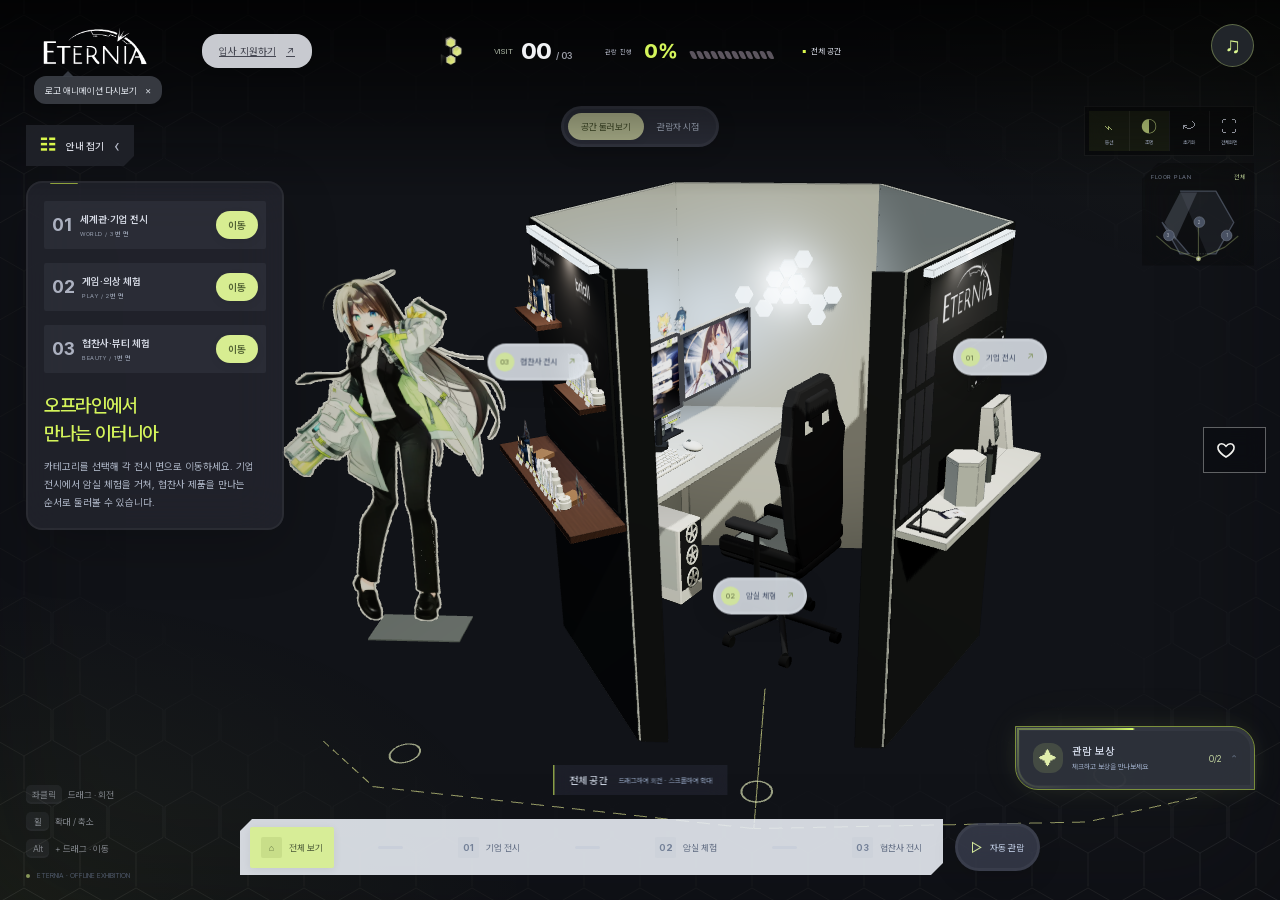
<file: index.html>
<!doctype html>
<html lang="ko"><head><meta charset="utf-8"><meta name="viewport" content="width=device-width,initial-scale=1"><meta name="theme-color" content="#0b0c10"><title>ETERNIA — 가상 전시 관람</title><meta name="description" content="기업 전시에서 우주선 체험, 협찬사 전시까지. ETERNIA 졸업전시 부스를 미리 둘러보세요."><link rel="stylesheet" href="assets/fonts/pretendard/pretendard.css"><link rel="stylesheet" href="style.css"><link rel="stylesheet" href="floating.css"><link rel="stylesheet" href="product-details.css"><script type="importmap">{"imports":{"three":"./assets/three.module.min.js","three/addons/controls/OrbitControls.js":"./assets/OrbitControls.js"}}</script></head>
<body class="booting"><section id="gameIntro" class="game-intro" aria-label="이터니아 전시 시작"><video id="introVideo" playsinline preload="auto" src="assets/eternia-intro.mp4"></video><div id="introLoading" hidden><img src="assets/eternia-logo.webp" alt="ETERNIA"><span>전시 공간에 연결 중</span><div class="intro-progress"><i id="introProgressFill"></i></div><small id="introProgressText">전시 데이터를 준비하고 있어요</small></div><button id="introSkip">건너뛰기 <span>›</span></button><button id="introSound" aria-label="인트로 소리 켜기">소리 켜기 ♫</button><button id="introPlay" hidden>시작하기 ▷</button><small class="intro-footer">HEXABLOOM BIOTECH · ETERNIA EXHIBITION</small></section>
<header><a class="wordmark" href="#overview" aria-label="로고 애니메이션 다시보기"><img src="assets/eternia-logo.webp" alt="ETERNIA"></a><div class="logo-replay-cue"><span>로고 애니메이션 다시보기</span><button id="dismissLogoCue" aria-label="다시보기 안내 닫기">×</button></div><span class="header-line"></span><span class="edition">EXHIBITION<br><b>가상 전시 관람</b></span><div class="tour-hud"><img src="assets/ui-hex-cluster.webp" alt="" class="hud-hex"><div class="hud-copy"><span>VISIT</span><strong id="hudCounter">00 <small>/ 03</small></strong></div><div class="hud-progress"><span>관람 진행</span><b class="hud-percent" id="hudPercent">0%</b><div id="visitMeter" class="visit-meter" aria-label="관람 진행률"></div></div><div class="hud-caption"><i></i><span id="hudLocation">전체 공간</span></div></div><div class="header-right"><span class="live-dot"></span><span>ETERNIA / GRADUATION EXHIBITION</span><a class="quiet" href="application.html" target="_blank" rel="noopener">입사 지원하기<span>↗</span></a></div></header>
<button id="panelToggle" class="panel-toggle" aria-expanded="true" aria-controls="guidePanel"><span>☷</span><b>안내 접기</b><i>‹</i></button><main>
<aside id="guidePanel" class="story" aria-live="polite"><div class="story-top"><span class="overline" id="chapter">WELCOME TO ETERNIA</span><span class="page-number" id="pageNumber">00 / 03</span></div><div class="category-menu" aria-label="콘텐츠 카테고리"><button data-step="1"><span class="category-no">01</span><span><b>세계관·기업 전시</b><small>WORLD / 3번 면</small></span><i><img src="assets/ui-move-badge.webp" alt="이동"></i></button><button data-step="2"><span class="category-no">02</span><span><b>게임·의상 체험</b><small>PLAY / 2번 면</small></span><i><img src="assets/ui-move-badge.webp" alt="이동"></i></button><button data-step="3"><span class="category-no">03</span><span><b>협찬사·뷰티 체험</b><small>BEAUTY / 1번 면</small></span><i><img src="assets/ui-move-badge.webp" alt="이동"></i></button></div><h1 id="stepTitle">오프라인에서<br>만나는 이터니아.</h1><p id="stepDesc" class="description">하나의 육각 공간에서 시작되는 입사 체험. 세계관을 만나고, 우주선을 조종하고, 게임 속 원료가 화장품으로 이어지는 순간을 둘러보세요.</p><div id="stepFacts" class="facts"></div><button id="referenceCard" class="reference-card"><div class="reference-image"><img id="referenceImage" src="assets/booth-concept.webp" alt="전시 구성 참고 시안"><span>참고 이미지 ↗</span></div><div class="reference-caption"><span id="referenceLabel">전체 전시 구성 시안</span><span>VIEW</span></div></button><div id="extraDetails"></div><div class="story-foot"><img class="story-brand" src="assets/ui-hexabloom-mark.webp" alt="HEXABLOOM BIOTECH"><span class="footnote">제작 중인 전시의 가상 관람입니다.<br>소품 외형·조명·그래픽은 최종 설치와 다를 수 있습니다.</span><div class="story-navigation"><button id="prev" class="round" aria-label="이전 공간">←</button><button id="next" class="next">관람 시작 <span>↗</span></button></div></div></aside>
<section class="viewport" aria-label="3D 가상 전시장"><div id="scene"></div><div class="vignette"></div><div class="viewport-top"><div class="mode-switch" role="group" aria-label="보기 방식"><button id="orbitMode" class="selected">공간 둘러보기</button><button id="eyeMode">관람자 시점</button></div><span class="model-tag"><i></i> EXHIBITION PREVIEW</span></div><div id="loading" class="loading"><div class="load-symbol">⬡</div><span>전시 공간을 준비하고 있어요</span><small id="loadProgress">모델 · 원화 · 전시 자료 불러오는 중</small></div><div id="fallback" hidden><img src="assets/booth-concept.webp" alt="전체 전시 구성"><p>이 환경에서는 3D 표시를 사용할 수 없습니다.<br>동선 메뉴와 자료 이미지는 계속 확인할 수 있어요.</p></div><div id="hotspots" class="hotspots"></div><div id="roomViews" class="room-views" hidden><button data-roomview="desk" class="active">조종석</button><button data-roomview="coat">아우터</button></div><div class="view-label"><span id="viewEyebrow">SPACE OVERVIEW</span><h2 id="viewTitle">전체 공간</h2><span id="modeHint">드래그하여 회전 · 스크롤하여 확대</span></div><div class="tools"><button id="routeToggle" class="tool active" aria-pressed="true" title="관람 동선 표시"><span>⌁</span><small>동선</small></button><button id="lightToggle" class="tool active" aria-pressed="true" title="전시 조명 전환"><span>◐</span><small>조명</small></button><button id="resetView" class="tool" title="시점 초기화"><span>⤾</span><small>초기화</small></button><button id="fullscreen" class="tool" title="전체 화면"><span>⛶</span><small>전체화면</small></button></div><div class="minimap"><div class="mini-heading"><span>FLOOR PLAN</span><span id="mapLabel">전체</span></div><svg viewBox="0 0 210 180" role="img" aria-label="기업 전시에서 암실을 거쳐 협찬사로 이동하는 관람 동선"><path class="map-outline" d="M65 25H145L185 95L145 165H125M85 165H65L25 95Z"/><path class="map-table" d="M65 28L30 95L54 135L103 28Z"/><path class="map-route" d="M195 125L165 150L106 176L106 101L106 176L45 153L12 125"/><path class="map-door" d="M85 165H125"/><g class="map-stop" data-step="1" tabindex="0" role="button" aria-label="기업 전시 이동"><circle cx="169" cy="124" r="12"/><text x="169" y="128">1</text></g><g class="map-stop" data-step="2" tabindex="0" role="button" aria-label="암실 이동"><circle cx="108" cy="94" r="12"/><text x="108" y="98">2</text></g><g class="map-stop" data-step="3" tabindex="0" role="button" aria-label="협찬사 전시 이동"><circle cx="40" cy="124" r="12"/><text x="40" y="128">3</text></g><circle id="mapYou" cx="106" cy="176" r="4"/></svg></div><div class="stage-caption"><span class="status-dot"></span><span id="objectStatus">업로드한 모델 기준 · 실제 비율의 가상 공간</span></div></section>
</main>
<nav class="tour-nav" aria-label="관람 동선"><div class="tour-nav-label"><span class="overline">YOUR JOURNEY</span><span>관람 동선 <b>3 → 2 → 1면</b></span></div><div class="stops"><button data-step="0" class="current"><span class="stop-icon">⌂</span><span>전체 보기</span></button><span class="connector"></span><button data-step="1"><span class="stop-icon">01</span><span>기업 전시</span></button><span class="connector"></span><button data-step="2"><span class="stop-icon">02</span><span>암실 체험</span></button><span class="connector"></span><button data-step="3"><span class="stop-icon">03</span><span>협찬사 전시</span></button></div><button id="autoTour" class="autotour"><span>▷</span> 자동 관람</button></nav>
<dialog id="detailDialog"><div class="dialog-bar"><span id="dialogEyebrow">EXHIBIT ARCHIVE</span><button class="close-dialog" aria-label="닫기">✕</button></div><div id="dialogBody"></div></dialog><div id="toast" role="status"></div>
<section class="rewards-widget" aria-label="관람 보상"><button id="rewardsToggle" class="rewards-head" aria-expanded="false" aria-controls="rewardsBody"><span class="reward-head-icon">✦</span><span><b>관람 보상</b><small>체크하고 보상을 만나보세요</small></span><span id="rewardCount">0/2</span><i>⌃</i></button><div id="rewardsBody" class="rewards-body" hidden><p class="reward-note">사원증 + 미션 보상 1종</p><a class="reward-apply" href="application.html" target="_blank" rel="noopener"><span>입사지원서 작성하기</span><span>↗</span></a><button id="claimId" class="reward-row"><span class="reward-check" id="idCheck"></span><img src="assets/reward-id-v2.webp" alt="강나린 사원증"><span><b>강나린 사원증</b><small>입사 지원하기</small></span><i>받기</i></button><label class="mission-check"><input id="missionDone" type="checkbox"><span>조건부 미션 성공</span><small>화장품 2종 중 1개 선택</small></label><button id="claimScott" class="reward-row reward-product" disabled><span class="reward-check" id="scottCheck"></span><img src="assets/cleanser-new.webp" alt="스콧해미쉬 클렌징폼"><span><b>스콧해미쉬 클렌징폼</b><small>미션 성공 시 선택 보상</small></span><i>선택</i></button><button id="claimBrioll" class="reward-row reward-product" disabled><span class="reward-check" id="briollCheck"></span><img src="assets/brioll-0.webp" alt="브리올옴므 톤업크림 실물"><span><b>브리올옴므 톤업크림</b><small>미션 성공 시 선택 보상</small></span><i>선택</i></button><span class="reward-preview-note">가상 관람용 보상 연출 · 실제 수령은 현장 조건에 따라 진행</span><button id="rewardReset" class="reward-reset">보상 체험 초기화 ↺</button></div></section><dialog id="rewardDialog" class="reward-dialog" aria-label="보상 획득"><button id="closeReward" class="close-reward" aria-label="보상 닫기">✕</button><div class="reward-burst" aria-hidden="true"></div><div id="rewardStars" aria-hidden="true"></div><span class="reward-kicker">REWARD UNLOCKED</span><h2>새로운 보상을 획득했어요!</h2><div id="rewardHero" class="reward-hero"></div><h3 id="rewardName"></h3><p id="rewardCondition"></p><button id="rewardConfirm">확인 <span>✓</span></button></dialog><script type="module" src="intro.js"></script><script type="module" src="app.js"></script><script type="module" src="exhibition-ui.js"></script>
<div class="control-hints" aria-label="공간 둘러보기 조작 안내"><span><kbd>좌클릭</kbd> 드래그 · 회전</span><span><kbd>휠</kbd> 확대 / 축소</span><span><kbd>Alt</kbd> + 드래그 · 이동</span></div><aside id="sponsorTip" class="sponsor-tip" hidden><span>화장품을 클릭하면<br><b>상세 정보를 볼 수 있어요</b></span><button id="dismissSponsorTip" aria-label="제품 클릭 안내 닫기">×</button></aside><script type="module" src="audio-ui.js"></script><script src="records/record.js"></script>
<script>
/* 김하진 졸업전시 통합 기록: 방문 · 하트 · 보상/지원 기록 */
(function(){
  var R=window.GradRecord; if(!R) return;
  R.view('eternia');
  R.mountHeart({site:'eternia',dark:true,position:{right:'14px',top:'calc(50% - 23px)'}});
  function on(id,type,detail){var el=document.getElementById(id); if(el) el.addEventListener('click',function(){R.eternia(type,detail);});}
  on('claimId','보상','강나린 사원증');
  on('claimScott','보상','스콧해미쉬 클렌징폼');
  on('claimBrioll','보상','브리올옴므 톤업크림');
  var m=document.getElementById('missionDone'); if(m) m.addEventListener('change',function(){ if(m.checked) R.eternia('미션','조건부 미션 성공 체크'); });
  document.querySelectorAll('a[href="application.html"]').forEach(function(a){a.addEventListener('click',function(){R.event('eternia','click','입사지원서');});});
  var auto=document.getElementById('autoTour'); if(auto) auto.addEventListener('click',function(){R.event('eternia','click','자동 관람');});
})();
</script>
</body></html>
</file>
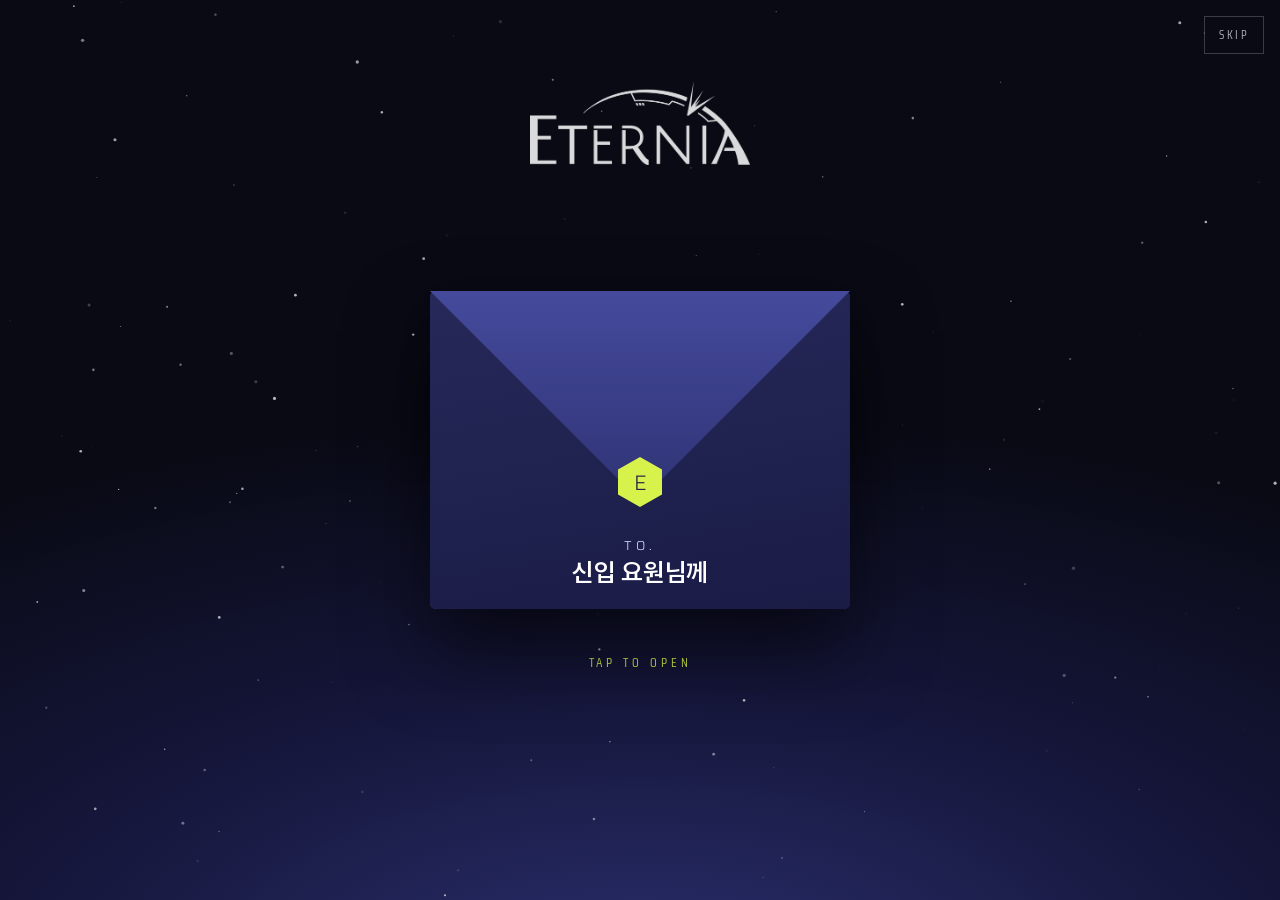
<file: circle/index.html>
<!DOCTYPE html>
<html lang="ko">
<head>
<meta charset="utf-8">
<meta name="viewport" content="width=device-width,initial-scale=1">
<meta name="theme-color" content="#10111c">
<title>이터니아_가상전시목업서클_결과물_김예진</title>
<link rel="stylesheet" href="https://fonts.googleapis.com/css2?family=Saira+Condensed:wght@600;700;800&family=Saira:wght@300;400;500;600&display=swap">
<style>
@font-face{font-family:"PretendardSub";font-weight:400;font-display:swap;src:url(fonts/pre-400.woff2) format("woff2")}
@font-face{font-family:"PretendardSub";font-weight:600;font-display:swap;src:url(fonts/pre-600.woff2) format("woff2")}
@font-face{font-family:"PretendardSub";font-weight:800;font-display:swap;src:url(fonts/pre-800.woff2) format("woff2")}
/* 초대장의 화면 언어를 그대로 잇는다: 깊은 남색 바탕, 모서리를 깎은 패널, 신호색으로만 쓰는 라임. */
:root{
  --void:#10111c; --navy:#232549; --panel:#1a1b2c; --line:#34365c; --ink:#eef0f8; --mute:#9a9dbb;
  --lime:#d8f24c; --sky:#8ec5ff; --paper:#f4f5fa; --paper-ink:#232549;
  --f-kr:"PretendardSub","Pretendard","Apple SD Gothic Neo","Noto Sans KR",sans-serif;
  --f-hud:"Saira Condensed","Arial Narrow",sans-serif; --f-wide:"Saira","Segoe UI",sans-serif;
  --cut:polygon(0 0,calc(100% - 18px) 0,100% 18px,100% 100%,18px 100%,0 calc(100% - 18px));
  --cut-s:polygon(0 0,calc(100% - 10px) 0,100% 10px,100% 100%,10px 100%,0 calc(100% - 10px));
  --hex:polygon(50% 0,100% 25%,100% 75%,50% 100%,0 75%,0 25%);
  --bar:58px; color-scheme:dark;
}
*{box-sizing:border-box}
[hidden]{display:none!important}
html,body{height:100%}
body{margin:0;background:var(--void);color:var(--ink);font-family:var(--f-kr);font-size:16px;line-height:1.65;letter-spacing:-.01em;word-break:keep-all;overflow-wrap:break-word;overflow:hidden;-webkit-font-smoothing:antialiased}
button{font:inherit;color:inherit;background:none;border:0;padding:0;cursor:pointer}
img{max-width:100%;display:block}
:focus-visible{outline:2px solid var(--lime);outline-offset:3px}
.hud{font-family:var(--f-hud);text-transform:uppercase;letter-spacing:.16em;font-weight:600}
.eyebrow{display:flex;align-items:center;gap:10px;font-family:var(--f-hud);font-weight:600;letter-spacing:.2em;font-size:13px;color:var(--lime);text-transform:uppercase}
.eyebrow::before{content:"";width:10px;height:10px;background:var(--lime);clip-path:var(--hex);flex:none}
.btn{display:inline-flex;align-items:center;justify-content:center;gap:8px;font-size:14px;font-weight:600;color:var(--ink);border:1px solid var(--line);padding:10px 16px;clip-path:var(--cut-s);text-decoration:none;white-space:nowrap;transition:border-color .25s,color .25s,background .25s}
.btn:hover{border-color:var(--lime);color:var(--lime)}
.btn.lime{background:var(--lime);color:var(--navy);border-color:var(--lime);font-weight:800}
.btn.lime:hover{color:var(--navy);background:#e6fb6a}
.btn.big{font-size:16px;padding:14px 26px}

/* ============ TOP BAR ============ */
.bar{position:fixed;inset:0 0 auto 0;height:var(--bar);z-index:30;display:flex;align-items:center;gap:14px;padding:0 14px;background:#10111cf2;border-bottom:1px solid var(--line);backdrop-filter:blur(8px)}
.bar .home{display:flex;align-items:center;gap:10px;flex:none}
.bar .home img{height:22px;width:auto}
.bar .home span{font-family:var(--f-hud);font-weight:700;letter-spacing:.24em;font-size:12px;color:var(--lime);padding-top:2px}
.rail{flex:1;min-width:0;overflow:hidden;display:flex;align-items:center;justify-content:center;gap:0}
.rail button{display:flex;align-items:center;gap:7px;padding:6px 4px;color:var(--mute);font-size:13px;font-weight:600;white-space:nowrap}
.rail .n{width:26px;height:29px;display:grid;place-items:center;background:var(--line);clip-path:var(--hex);font-family:var(--f-hud);font-weight:700;font-size:12px;color:var(--ink);transition:background .3s,color .3s,transform .3s}
.rail button.done .n{background:#d8f24c55;color:var(--lime)}
.rail button.on{color:var(--ink)}
.rail button.on .n{background:var(--lime);color:var(--navy);transform:scale(1.12)}
.rail .link{width:22px;height:1px;background:var(--line);flex:none;margin:0 2px}
.rail .loop{font-family:var(--f-hud);color:var(--mute);font-size:15px;margin-left:6px}
.bar .tools{display:flex;gap:8px;flex:none}
.bar .btn{padding:8px 12px;font-size:13px}
#nextBtn.nudge{animation:nudge 1.4s ease-in-out infinite}
@keyframes nudge{50%{filter:brightness(1.25) drop-shadow(0 0 8px #d8f24c)}}
@media (max-width:1560px){.rail .t{display:none}.rail button.on .t{display:inline}.rail .link{width:12px}}
@media (max-width:900px){.rail button.on .t{display:none}}
@media (max-width:720px){.bar{gap:8px;padding:0 10px}.bar .home span{display:none}.rail .link{width:6px;margin:0}.rail .loop{display:none}.rail button{padding:6px 1px}.rail .n{width:22px;height:25px;font-size:11px}#zoneBtn span,#helpBtn span{display:none}.bar .btn{padding:8px 9px}}
@media (max-width:560px){.bar .home img{display:none}.bar .home span{display:block;letter-spacing:.12em}#helpBtn{display:none}.rail{justify-content:flex-start;overflow-x:auto;scrollbar-width:none}.rail .link{display:none}}

/* ============ STAGE ============ */
.scr{position:fixed;inset:var(--bar) 0 0 0;overflow:auto;display:none}
.scr.on{display:block}
#frameWrap{position:fixed;inset:var(--bar) 0 0 0;display:none;background:#0b0c10}
#frameWrap.on{display:block}
#frameWrap iframe{position:absolute;inset:0;width:100%;height:100%;border:0;background:#0b0c10}

/* ============ 00 OPENING (초대장 도입부) ============ */
#open{inset:0;z-index:40;overflow:hidden;place-items:center;background:radial-gradient(120% 80% at 50% 110%,#2b2f6e 0%,#15163a 42%,#090a14 80%)}
#open.on{display:grid}
#stars{position:absolute;inset:0;width:100%;height:100%}
.o-skip{position:absolute;top:16px;right:16px;z-index:9;border:1px solid #ffffff33;color:#ffffffaa;font-family:var(--f-hud);letter-spacing:.2em;font-size:12px;padding:8px 14px}
.o-logo{position:absolute;top:9vh;left:50%;transform:translateX(-50%);width:min(46vw,220px);opacity:.85;transition:opacity .8s,transform .8s}
.stage{position:relative;width:min(86vw,420px);aspect-ratio:1.32;z-index:2}
.env{position:absolute;inset:0}
.env>*{transition:transform 1s cubic-bezier(.6,0,.3,1),opacity .7s ease;will-change:transform}
.env-back{position:absolute;inset:0;z-index:1;background:linear-gradient(160deg,#2e3166,#1d1f45);border-radius:6px;box-shadow:0 40px 80px #0009,0 0 0 1px #ffffff14 inset}
.env-front{position:absolute;inset:0;z-index:4;border-radius:6px;background:linear-gradient(170deg,#262959,#1a1c46);clip-path:polygon(0 0,50% 58%,100% 0,100% 100%,0 100%);display:flex;align-items:flex-end;justify-content:center;padding-bottom:4.5%}
.env-to{font-family:var(--f-wide);font-weight:300;color:#dfe3ff;font-size:13px;letter-spacing:.3em;text-align:center;line-height:1.4}
.env-to b{display:block;font-family:var(--f-kr);font-weight:600;font-size:clamp(19px,5.4vw,25px);letter-spacing:-.01em;color:#fff}
.flap{position:absolute;left:0;right:0;top:0;height:66%;z-index:5;transform-origin:top;transition:transform .6s cubic-bezier(.5,0,.3,1),z-index 0s .3s,opacity .7s ease;background:linear-gradient(180deg,#454a9c,#2f3375);clip-path:polygon(0 0,100% 0,50% 100%)}
.seal{position:absolute;left:50%;top:60%;z-index:6;width:44px;height:50px;transform:translate(-50%,-50%);display:grid;place-items:center;background:var(--lime);clip-path:var(--hex);transition:transform .5s,opacity .5s}
.seal span{font-family:var(--f-wide);font-weight:300;font-size:21px;color:var(--navy);line-height:1}
.tap{position:absolute;left:50%;bottom:-64px;transform:translateX(-50%);white-space:nowrap;font-family:var(--f-hud);letter-spacing:.3em;font-size:13px;color:var(--lime);animation:blink 2s ease-in-out infinite}
@keyframes blink{50%{opacity:.35}}
.lmask{position:fixed;left:0;right:0;top:0;height:var(--mh,50vh);overflow:hidden;z-index:3;pointer-events:none;transition:height 1s cubic-bezier(.45,0,.2,1);will-change:transform}
.letter{position:absolute;left:var(--lx,6%);width:var(--lw,88%);top:var(--ly,6%);background:var(--paper);color:var(--paper-ink);border-radius:4px;text-align:center;pointer-events:auto;box-shadow:0 20px 50px #0007;transition:transform .9s cubic-bezier(.45,0,.2,1),opacity .5s;will-change:transform}
.fold{padding:14px 22px}
.fold+.fold{border-top:1px dashed #23254922}
.letter .f1{padding-top:22px}.letter .f4{padding-bottom:24px}
.f1 .to{font-family:var(--f-wide);font-size:13px;letter-spacing:.24em;color:#6b6fa3}
.f1 .who{font-weight:800;font-size:clamp(17px,4.6vw,22px);letter-spacing:-.02em;line-height:1.35}
.f2 img{width:58%;margin:4px auto;filter:brightness(0) saturate(100%) invert(14%) sepia(22%) saturate(2300%) hue-rotate(216deg)}
.f3 .big{font-weight:800;font-size:clamp(22px,6.4vw,32px);line-height:1.3;letter-spacing:-.04em}
.f3 .big span{background:linear-gradient(transparent 60%,var(--lime) 60%)}
.f4 .when{font-family:var(--f-hud);font-size:15px;letter-spacing:.14em;color:#565a8c}
.enter{margin-top:12px;font-family:var(--f-hud);font-weight:700;letter-spacing:.24em;font-size:15px;color:var(--lime);background:var(--navy);padding:12px 26px;clip-path:var(--cut)}
#open.open .flap{transform:scaleY(-1);z-index:2}
#open.open .seal{transform:translate(-50%,-50%) scale(1.5);opacity:0}
#open.open .tap{opacity:0;animation:none}
#open.lift .letter{transform:translate3d(0,var(--lift,-60%),0)}
#open.unfold .lmask{height:100%;z-index:7}
#open.unfold .env>*{transform:translate3d(0,70%,0);opacity:0}
#open.unfold .letter{transform:translate3d(0,var(--center,-30%),0);transition-duration:1s}
#open.unfold .o-logo{opacity:0;transform:translate(-50%,-20px)}
/* 슈욱: 초대장이 화면 안쪽으로 빨려 들어가고, 별이 줄무늬로 늘어난 뒤 로고가 뜬다 */
#open.warp .letter{transform:translate3d(0,var(--center,-30%),0) scale(.02);opacity:0;transition:transform .85s cubic-bezier(.7,0,.84,0),opacity .25s ease .6s}
#open .flash{position:absolute;inset:0;z-index:8;background:#fff;opacity:0;pointer-events:none}
#open.logo .flash{animation:flash .9s ease-out}
@keyframes flash{0%{opacity:.85}100%{opacity:0}}
#logoVid{position:absolute;inset:0;width:100%;height:100%;object-fit:contain;background:#04050c;z-index:7;opacity:0;pointer-events:none;transition:opacity .35s}
#open.logo #logoVid{opacity:1}
#open.out{opacity:0;transition:opacity .7s ease}

/* ============ MAP (서클 한눈에) ============ */
#map{background:radial-gradient(90% 70% at 80% 0%,#262a66 0%,#15163a 45%,var(--void) 100%)}
.map-in{max-width:1180px;margin:0 auto;padding:clamp(28px,5vw,64px) clamp(18px,4vw,40px) 56px;display:grid;grid-template-columns:minmax(0,1fr) minmax(0,1fr);gap:clamp(24px,5vw,64px);align-items:center;min-height:100%}
.map-copy h1{margin:16px 0 0;font-size:clamp(30px,4.4vw,52px);line-height:1.2;font-weight:800;letter-spacing:-.04em;text-wrap:balance}
.map-copy h1 em{font-style:normal;color:var(--lime)}
.map-copy .lede{margin:18px 0 0;color:var(--mute);font-size:17px;max-width:32em}
.howto{list-style:none;margin:26px 0 0;padding:0;display:grid;gap:1px;background:var(--line);border:1px solid var(--line)}
.howto li{background:var(--panel);padding:12px 16px;display:grid;grid-template-columns:34px minmax(0,1fr);gap:12px;align-items:center;font-size:15px}
.howto b{font-family:var(--f-hud);font-size:20px;color:var(--lime);font-weight:700}
.howto span{color:#d6d9ee}
.map-cta{display:flex;flex-wrap:wrap;gap:10px;margin-top:26px}
.ring-wrap{display:grid;gap:16px}
.ring{width:100%;max-width:520px;margin:0 auto;display:block;overflow:visible}
.ring .track{fill:none;stroke:var(--line);stroke-width:2;stroke-dasharray:3 9}
.ring .prog{fill:none;stroke:var(--lime);stroke-width:3;stroke-linecap:round;transition:stroke-dashoffset 1s cubic-bezier(.2,.6,.2,1)}
.ring .node{cursor:pointer}
.ring .node polygon{fill:var(--panel);stroke:var(--line);stroke-width:2;transition:fill .3s,stroke .3s}
.ring .node text.no{font-family:var(--f-hud);font-weight:700;font-size:20px;fill:var(--ink);text-anchor:middle}
.ring .node text.nm{font-family:var(--f-kr);font-weight:800;font-size:17px;fill:var(--ink)}
.ring .node text.en{font-family:var(--f-hud);font-weight:600;font-size:11px;letter-spacing:.14em;fill:var(--mute)}
.ring .node.done polygon{stroke:var(--lime)}
.ring .node.done text.no{fill:var(--lime)}
.ring .node.sel polygon{fill:var(--lime);stroke:var(--lime)}
.ring .node.sel text.no{fill:var(--navy)}
.ring .node:hover polygon{stroke:var(--lime)}
.ring .chev{fill:var(--mute)}
.zinfo{background:var(--panel);clip-path:var(--cut);padding:20px 22px 22px;min-height:190px}
.zinfo h3{margin:6px 0 0;font-size:21px;font-weight:800;letter-spacing:-.03em}
.zinfo h3 small{font-size:13px;font-weight:600;color:var(--mute);margin-left:8px}
.zinfo dl{margin:12px 0 0;display:grid;gap:8px}
.zinfo dt{font-family:var(--f-hud);font-size:12px;letter-spacing:.16em;color:var(--lime)}
.zinfo dd{margin:0;font-size:15px;color:#d6d9ee;line-height:1.6}
@media (max-width:900px){.map-in{grid-template-columns:minmax(0,1fr);align-items:start}.ring{max-width:420px}}

/* ============ ZONE CARD (구역 설명) ============ */
.veil{position:fixed;inset:var(--bar) 0 0 0;z-index:20;display:none;place-items:center;padding:18px;background:#0a0b14d9;backdrop-filter:blur(6px);overflow:auto}
.veil.on{display:grid}
.zcard{width:min(680px,100%);background:var(--panel);clip-path:var(--cut);padding:clamp(22px,4vw,36px);box-shadow:0 0 0 1px var(--line) inset;animation:rise .5s cubic-bezier(.2,.8,.2,1) both}
@keyframes rise{from{opacity:0;transform:translateY(18px)}}
.zcard .top{display:flex;align-items:center;gap:14px}
.zcard .hexno{width:54px;height:60px;flex:none;display:grid;place-items:center;background:var(--lime);clip-path:var(--hex);font-family:var(--f-hud);font-weight:800;font-size:22px;color:var(--navy)}
.zcard h2{margin:2px 0 0;font-size:clamp(24px,3.6vw,32px);font-weight:800;letter-spacing:-.035em;line-height:1.2}
.zcard .where{font-size:13px;color:var(--mute)}
.zcard dl{margin:20px 0 0;display:grid;gap:14px}
.zcard dt{font-family:var(--f-hud);font-size:12px;letter-spacing:.18em;color:var(--lime);margin-bottom:2px}
.zcard dd{margin:0;font-size:16px;color:#dfe2f3;line-height:1.7}
.faces{list-style:none;margin:6px 0 0;padding:0;display:grid;gap:1px;background:var(--line);border:1px solid var(--line)}
.faces li{background:#14152a;padding:10px 14px;display:grid;grid-template-columns:minmax(0,9.5em) minmax(0,1fr);gap:12px;font-size:14px;line-height:1.55}
.faces b{color:var(--ink);font-weight:800}
.faces span{color:#c9cce2}
.zcard .todo{margin-top:18px;padding:12px 14px;border:1px dashed #d8f24c66;font-size:15px;color:var(--ink)}
.zcard .todo b{color:var(--lime);font-family:var(--f-hud);letter-spacing:.14em;font-size:12px;margin-right:8px}
.zcard .acts{display:flex;flex-wrap:wrap;gap:10px;justify-content:flex-end;margin-top:22px}
@media (max-width:560px){.faces li{grid-template-columns:minmax(0,1fr);gap:2px}}

/* 사원증 발급 */
.idwrap{display:grid;grid-template-columns:150px minmax(0,1fr);gap:22px;align-items:center}
.idwrap img{width:150px;transform:rotate(-4deg);filter:drop-shadow(0 16px 26px #0009);animation:idin .8s cubic-bezier(.2,.9,.2,1.1) both .1s}
@keyframes idin{from{opacity:0;transform:translateY(-30px) rotate(8deg) scale(.9)}}
.idwrap .code{font-family:var(--f-hud);font-weight:800;font-size:26px;letter-spacing:.06em;color:var(--lime);line-height:1.1;margin:8px 0 2px;word-break:break-all}
@media (max-width:560px){.idwrap{grid-template-columns:minmax(0,1fr);justify-items:center;text-align:center}}

/* 사용 방법 */
.steps{list-style:none;margin:18px 0 0;padding:0;display:grid;gap:10px}
.steps li{display:grid;grid-template-columns:44px minmax(0,1fr);gap:14px;align-items:start;padding:12px 14px;background:#14152a;border:1px solid var(--line)}
.steps svg{width:44px;height:44px;padding:9px;background:var(--navy);clip-path:var(--hex);fill:none;stroke:var(--lime);stroke-width:2.4;stroke-linecap:round;stroke-linejoin:round}
.steps b{display:block;font-size:16px}
.steps span{font-size:14px;color:#c9cce2}

/* ============ 03 PV (암실 24″ 모니터) ============ */
#pv{position:fixed;inset:var(--bar) 0 0 0;z-index:25;display:none;place-items:center;padding:clamp(10px,3vw,36px);background:radial-gradient(70% 60% at 50% 50%,#0c0d1ccc,#03040af5);opacity:0;transition:opacity .6s ease}
#pv.on{display:grid}
#pv.show{opacity:1}
.monitor{width:min(1180px,100%,calc((100vh - var(--bar) - 150px) * 16 / 9));display:grid;gap:10px}
.mon-top,.mon-bot{display:flex;align-items:center;justify-content:space-between;gap:12px;flex-wrap:wrap}
.mon-top .hud{font-size:12px;color:var(--lime)}
.mon-top small{color:var(--mute);font-size:13px}
.screen{position:relative;background:#000;aspect-ratio:16/9;box-shadow:0 0 0 2px #2c2e45,0 0 0 10px #15162a,0 0 90px #8ec5ff2e;transform:scale(.94);transition:transform .9s cubic-bezier(.2,.7,.2,1)}
#pv.show .screen{transform:none}
.screen video{position:absolute;inset:0;width:100%;height:100%;object-fit:contain;background:#000}
.pv-bar{height:3px;background:#ffffff1a}
.pv-bar i{display:block;height:100%;width:0;background:var(--lime)}
.pv-end{position:absolute;inset:0;display:none;place-items:center;padding:20px;background:#05060fe6;text-align:center}
.pv-end.on{display:grid}
.pv-end p{margin:10px auto 18px;max-width:30em;color:#d6d9ee;font-size:15px}
.pv-end h3{margin:8px 0 0;font-size:clamp(20px,3vw,28px);font-weight:800;letter-spacing:-.03em}
.pv-end .acts{display:flex;gap:10px;justify-content:center;flex-wrap:wrap}

/* 전시장 위에 뜨는 작은 안내 */
.pill{position:fixed;left:50%;top:calc(var(--bar) + 12px);transform:translate(-50%,-20px);z-index:15;display:flex;align-items:center;gap:12px;max-width:calc(100% - 24px);padding:9px 10px 9px 16px;background:#10111cf2;border:1px solid var(--lime);font-size:14px;opacity:0;pointer-events:none;transition:opacity .4s,transform .4s}
.pill.on{opacity:1;transform:translate(-50%,0);pointer-events:auto}
.pill .x{color:var(--mute);padding:4px 6px}

/* ============ 05 END (퇴근 · 서클 완성) ============ */
#end{background:radial-gradient(90% 70% at 20% 0%,#262a66 0%,#15163a 45%,var(--void) 100%)}
.end-in{max-width:1080px;margin:0 auto;padding:clamp(28px,5vw,64px) clamp(18px,4vw,40px) 64px}
.end-in h1{margin:16px 0 0;font-size:clamp(30px,4.6vw,54px);line-height:1.2;font-weight:800;letter-spacing:-.04em;text-wrap:balance}
.end-in h1 em{font-style:normal;color:var(--lime)}
.end-in .lede{margin:16px 0 0;color:var(--mute);font-size:17px;max-width:38em}
.chain{list-style:none;margin:34px 0 0;padding:0;display:grid;grid-template-columns:repeat(auto-fit,minmax(138px,1fr));gap:10px}
.chain li{background:var(--panel);clip-path:var(--cut);padding:16px 14px 18px;display:grid;gap:6px;align-content:start}
.chain .hud{font-size:12px;color:var(--lime)}
.chain b{font-size:17px;font-weight:800;letter-spacing:-.02em;white-space:nowrap}
.chain p{margin:0;font-size:13.5px;color:#c9cce2;line-height:1.55}
.chain .to{font-size:12.5px;color:var(--sky);margin-top:4px}
.cards{display:grid;grid-template-columns:repeat(3,minmax(0,1fr));gap:14px;margin-top:14px}
.card{background:var(--navy);clip-path:var(--cut);padding:22px}
.card h3{margin:8px 0 0;font-size:19px;font-weight:800;letter-spacing:-.03em}
.card p{margin:8px 0 0;font-size:14.5px;color:#d6d9ee}
.origin{margin-top:34px;padding-top:20px;border-top:1px solid var(--line);display:flex;flex-wrap:wrap;gap:10px 18px;align-items:center;font-size:14px;color:var(--mute)}
.origin a{color:var(--ink)}
.end-cta{display:flex;flex-wrap:wrap;gap:10px;margin-top:28px}
@media (max-width:980px){.cards{grid-template-columns:minmax(0,1fr)}}

/* ============ 05 RESULT ============ */
#result{background:radial-gradient(90% 70% at 85% 0%,#262a66 0%,#15163a 45%,var(--void) 100%)}
.src{display:flex;flex-wrap:wrap;gap:10px;align-items:center;margin-top:24px}
.src .chip{font-family:var(--f-hud);letter-spacing:.12em;font-size:14px;color:var(--navy);background:var(--lime);padding:8px 14px;clip-path:var(--cut-s)}
.note{margin:12px 0 0;font-size:13.5px;color:var(--mute);max-width:52em}
.mine{margin-top:26px;background:var(--navy);clip-path:var(--cut);padding:22px;box-shadow:0 0 0 1px var(--lime) inset}
.mine h3{margin:8px 0 12px;font-size:20px;font-weight:800}
.mine dl{margin:0;display:grid;grid-template-columns:repeat(2,minmax(0,1fr));gap:10px 26px}
.mine dt{font-size:12.5px;color:var(--mute)}
.mine dd{margin:0;font-size:15px;font-weight:600}
.tiles{display:grid;grid-template-columns:repeat(4,minmax(0,1fr));gap:1px;background:var(--line);border:1px solid var(--line);margin-top:26px}
.tiles div{background:var(--panel);padding:16px 18px;display:grid;gap:6px;align-content:space-between}
.tiles small{font-size:13px;color:var(--mute);line-height:1.45}
.tiles b{font-family:var(--f-hud);font-size:38px;font-weight:700;line-height:1;color:var(--lime);font-variant-numeric:tabular-nums}
.tiles b i{font-style:normal;font-size:15px;color:var(--mute);margin-left:5px}
@media (max-width:860px){.tiles{grid-template-columns:repeat(2,minmax(0,1fr))}}
.grp{margin-top:34px}
.grp>h2{margin:8px 0 0;font-size:24px;font-weight:800;letter-spacing:-.03em}
.qgrid{display:grid;grid-template-columns:repeat(2,minmax(0,1fr));gap:14px;margin-top:14px}
.qc{background:var(--panel);clip-path:var(--cut);padding:20px 20px 22px}
.qc h4{margin:4px 0 2px;font-size:16px;font-weight:800;line-height:1.45}
.qc small{color:var(--mute);font-size:12.5px}
.bars{display:grid;gap:9px;margin-top:14px}
.bar-r{display:grid;gap:4px}
.bar-r .l{display:flex;justify-content:space-between;gap:12px;font-size:13.5px;color:#d6d9ee;line-height:1.4}
.bar-r .l b{font-family:var(--f-hud);font-size:14px;color:var(--ink);white-space:nowrap;font-variant-numeric:tabular-nums}
.bar-r .t{height:8px;background:#ffffff12}
.bar-r .t i{display:block;height:100%;background:var(--sky);min-width:2px}
.bar-r.top .t i{background:var(--lime)}
.quotes{list-style:none;margin:12px 0 0;padding:0;display:grid;gap:8px}
.quotes li{font-size:14.5px;color:#dfe2f3;padding:10px 12px;background:#14152a;border-left:2px solid var(--lime)}
.empty{margin-top:26px;padding:34px 22px;text-align:center;background:var(--panel);clip-path:var(--cut);color:var(--mute)}
.empty b{display:block;color:var(--ink);font-size:19px;margin-bottom:6px}
@media (max-width:860px){.qgrid,.mine dl{grid-template-columns:minmax(0,1fr)}}

@media (prefers-reduced-motion:reduce){*,*::before,*::after{transition:none!important;animation:none!important}}
</style>
</head>
<body>

<!-- ================= TOP BAR ================= -->
<header class="bar" id="bar" hidden>
  <button class="home" id="homeBtn" type="button" aria-label="서클 지도로"><img src="img/eternia_logo.png" alt="ETERNIA"><span>CIRCLE</span></button>
  <nav class="rail" id="rail" aria-label="서클 단계"></nav>
  <div class="tools">
    <button class="btn" id="zoneBtn" type="button" title="파트 소개">ⓘ<span> 구역 설명</span></button>
    <button class="btn" id="helpBtn" type="button" title="사용 방법">?<span> 사용 방법</span></button>
    <button class="btn lime" id="nextBtn" type="button">다음 ▸</button>
  </div>
</header>

<!-- ================= 00 OPENING ================= -->
<section class="scr on" id="open" aria-label="초대장">
  <canvas id="stars" aria-hidden="true"></canvas>
  <button class="o-skip" id="oSkip" type="button">SKIP</button>
  <img class="o-logo" src="img/eternia_logo.png" alt="ETERNIA">
  <div class="stage" id="oStage">
    <div class="lmask"><div class="letter" aria-live="polite">
      <div class="fold f1"><div class="to">TO.</div><div class="who">HEXABLOOM BIOTECH의<br>신입 요원님께</div></div>
      <div class="fold f2"><img src="img/eternia_logo.png" alt="ETERNIA"></div>
      <div class="fold f3"><div class="big">이터니아의 세계로<br><span>당신을 초대합니다</span></div></div>
      <div class="fold f4"><div class="when">OFFLINE EXHIBITION GUIDE<br>ONE HEXAGON · ONE CIRCLE</div><button class="enter" id="oEnter" type="button">초대장 펼쳐보기</button></div>
    </div></div>
    <div class="env">
      <div class="env-back"></div>
      <div class="flap"></div>
      <div class="env-front"><div class="env-to">TO.<b>신입 요원님께</b></div></div>
      <button class="seal" id="oSeal" type="button" aria-label="봉투 열기"><span>E</span></button>
    </div>
    <div class="tap">TAP TO OPEN</div>
  </div>
  <video id="logoVid" playsinline preload="auto" src="exhibit/assets/eternia-intro.mp4"></video>
  <div class="flash"></div>
</section>

<!-- ================= MAP ================= -->
<section class="scr" id="map" aria-label="서클 지도">
  <div class="map-in">
    <div class="map-copy">
      <div class="eyebrow">Offline Exhibition · One Circle</div>
      <h1>오프라인에서 만나는 이터니아,<br><em>일곱 구역이 하나의 서클</em></h1>
      <p class="lede">이터니아는 화장품의 성분과 효능을 재료와 제작 시스템으로 풀어낸 액션 RPG예요. 전시 부스는 이 게임을 <b style="color:var(--ink)">‘헥사블룸 바이오테크 입사 체험’</b>으로 옮긴 공간이고, 초대장에서 정식 요원 발탁까지 각 구역이 다음 구역의 이유가 되도록 이어져 있어요.</p>
      <ol class="howto">
        <li><b>1</b><span>오른쪽 서클에서 구역을 누르면 <b style="color:var(--ink)">왜 있는 구역인지</b> 바로 읽을 수 있어요.</span></li>
        <li><b>2</b><span>[시작]을 누르면 실제 관람객처럼 <b style="color:var(--ink)">지원 → 관람 → 오프닝 영상 → 보고 → 결과</b>를 차례로 체험해요.</span></li>
        <li><b>3</b><span>위쪽 줄의 숫자로 언제든 건너뛰고, <b style="color:var(--ink)">다음 ▸</b> 으로 넘어가요.</span></li>
      </ol>
      <div class="map-cta">
        <button class="btn lime big" id="startBtn" type="button">01 입사지원서부터 시작 ▸</button>
        <button class="btn big" id="replayOpen" type="button">초대장 다시 보기 ↺</button>
      </div>
    </div>
    <div class="ring-wrap">
      <svg class="ring" id="ring" viewBox="-45 0 610 470" role="img" aria-label="초대장, 입사지원서, 전시장, PV, 임무 보고서, 보고 결과, 정식 요원 발탁으로 이어지는 원형 동선"></svg>
      <div class="zinfo" id="zinfo" aria-live="polite"></div>
    </div>
  </div>
</section>

<!-- ================= 01 · 02 · 04 : 사본 페이지가 들어오는 자리 ================= -->
<div id="frameWrap"></div>

<!-- 전시장 위 안내 -->
<div class="pill" id="pill" role="status"><span id="pillText"></span><button class="btn lime" id="pillGo" type="button"></button><button class="x" id="pillX" type="button" aria-label="닫기">✕</button></div>

<!-- ================= 03 PV ================= -->
<div id="pv" role="dialog" aria-label="이터니아 게임 오프닝 영상">
  <div class="monitor">
    <div class="mon-top"><span class="hud">03 · 게임 오프닝 영상 — 암실 24″ 모니터</span><small>게임 플레이존에 들어오면 가장 먼저 재생되는 영상</small></div>
    <div class="screen">
      <video id="pvVideo" playsinline preload="none" poster="img/pv_poster.jpg"><source src="img/pv.mp4" type="video/mp4"></video>
      <div class="pv-end" id="pvEnd"><div>
        <div class="eyebrow" style="justify-content:center">OPENING COMPLETE</div>
        <h3>이제, 당신이 플레이어입니다</h3>
        <p>현장에서는 이 영상이 끝나면 바로 옆 27″ 모니터에서 약 3분짜리 게임 체험이 시작돼요. 조종석을 둘러본 뒤 03 협찬사 면으로 이동해 보세요.</p>
        <div class="acts"><button class="btn" id="pvAgain" type="button">다시 보기 ↺</button><button class="btn lime" id="pvClose" type="button">전시 계속 보기 ▸</button></div>
      </div></div>
    </div>
    <div class="pv-bar"><i id="pvProg"></i></div>
    <div class="mon-bot"><button class="btn" id="pvMute" type="button">소리 끄기</button><button class="btn lime" id="pvSkip" type="button">SKIP ▸</button></div>
  </div>
</div>

<!-- ================= ZONE CARD / MODALS ================= -->
<div class="veil" id="veil"><div class="zcard" id="zcard" role="dialog" aria-modal="true"></div></div>

<!-- ================= 05 RESULT (보고 결과) ================= -->
<section class="scr" id="result" aria-label="보고 결과">
  <div class="end-in">
    <div class="eyebrow">05 · Report Result</div>
    <h1>보고서가 모이면,<br><em>전시의 성적표가 됩니다</em></h1>
    <p class="lede">임무 보고서 11문항의 답을 문항별로 모아 보여 주는 화면이에요. 평소 습관(LOG 01)과 체험 뒤의 변화(LOG 02~03)를 나란히 볼 수 있어요.</p>
    <div class="src">
      <span class="chip" id="srcChip"></span>
      <label class="btn">CSV 불러오기<input type="file" id="csvIn" accept=".csv,text/csv" hidden></label>
      <button class="btn" id="srcReal" type="button" hidden>전시장 응답 보기</button>
      <button class="btn" id="srcLocal" type="button" hidden>이 브라우저 응답 보기</button>
    </div>
    <p class="note" id="resNote"></p>
    <div id="resBody"></div>
    <div class="end-cta"><button class="btn lime big" id="resNext" type="button">정식 요원 발탁 ▸</button><button class="btn big" id="resWrite" type="button">임무 보고서 쓰러 가기</button></div>
  </div>
</section>

<!-- ================= 06 END ================= -->
<section class="scr" id="end" aria-label="정식 요원 발탁 · 보상">
  <div class="end-in">
    <div class="eyebrow">06 · Clock Out</div>
    <div class="hud" id="endAgent" style="margin-top:14px;font-size:15px;color:var(--sky)"></div>
    <h1>정식 요원이 되신 것을 축하드립니다!<br><em>모든 코스를 전부 이수했어요.</em></h1>
    <p class="lede">관람객은 부스에서의 경험과 협찬 제품의 효능을 가져갑니다.</p>
    <div id="endRes"></div>
    <ol class="chain" id="chain"></ol>
    <div class="cards">
      <div class="card"><div class="eyebrow">Why a circle</div><h3>구역마다 다음 구역의 이유</h3><p>지원서가 없으면 조종석에 앉을 이유가 없고, 플레이가 없으면 보고할 임무가 없어요. 설명문 대신 ‘할 일’로 동선을 이었습니다.</p></div>
      <div class="card"><div class="eyebrow">Play, not study</div><h3>공부 대신 플레이</h3><p>세계관(기업 전시) → 플레이(암실) → 실제 제품(협찬사) 순서라, 게임 속 화장품 제작이 현실의 테스터와 구매 경로로 자연스럽게 이어져요.</p></div>
      <div class="card"><div class="eyebrow">What stays</div><h3>부스에 남는 것, 들고 가는 것</h3><p>부스에는 지원서와 임무 보고서의 집계(관람객의 평소 습관과 체험 후 변화)가 남고, 관람객은 협찬 제품과 그 효능을 가져갑니다.</p></div>
    </div>
    <div class="end-cta">
      <button class="btn lime big" id="againBtn" type="button">다시 초대장으로 ↺</button>
      <button class="btn big" id="toMap" type="button">서클 지도 보기</button>
    </div>
    <div class="origin"><span class="hud" style="color:var(--lime);font-size:12px">ORIGINALS</span>
      <span>이 페이지는 공모전용으로 새로 엮은 사본이에요. 원본:</span>
      <a href="https://hchishj-alt.github.io/eternia-exhibition/sponsor/scott/" target="_blank" rel="noopener">협찬사 초대장 ↗</a>
      <a href="https://hchishj-alt.github.io/eternia-exhibition/" target="_blank" rel="noopener">3D 가상 전시 ↗</a>
    </div>
  </div>
</section>

<script>
(function(){
'use strict';
const $=s=>document.querySelector(s);
const reduce=matchMedia('(prefers-reduced-motion: reduce)').matches;

/* ---------------- 구역 데이터: 각 구역이 있는 이유와 역할 ---------------- */
const ZONES=[
 {id:'open',no:'00',en:'INVITATION',name:'초대장',where:'부스 밖 · 모바일 화면',
  why:'전시는 부스에 도착하기 전에 시작돼요. 협찬 브랜드 스콧해미쉬·브리올옴므에 보낸 모바일 초대장이 이터니아와의 첫 접점이었어요.',
  role:'봉투를 여는 한 번의 동작으로 ‘관람객’을 ‘초대받은 사람’으로 바꾸고, 로고 오프닝으로 세계관의 분위기를 먼저 들려줘요.',
  todo:'봉투를 눌러 열고 [초대장 펼쳐보기]를 누르면 로고 오프닝이 이어져요.',
  give:'“초대받았다”는 기분',to:'입사지원서로'},
 {id:'apply',no:'01',en:'RECRUIT · HEXABLOOM BIOTECH',name:'입사지원서',where:'기업 전시 면(3번 면) 앞',
  why:'처음 보는 게임 세계에 들어가려면 ‘내 역할’이 필요해요. 가상의 기업 헥사블룸 바이오테크에 지원하는 순간, 관람객은 구경꾼이 아니라 이터니아로 파견되는 신입 사원이 됩니다.',
  role:'코드명과 지원 부서를 정해 몰입의 출발점을 만들고, 방명록과 승인 도장을 거쳐 사원증 발급으로 이어 줘요. 줄 서는 시간도 놀이가 됩니다.',
  todo:'성명 · 지원 부서 · 코드명을 채우고 [제출하기]를 눌러 보세요. 체험판이라 입력 내용은 어디에도 저장되지 않아요.',
  give:'코드명 · 부서 · 사원증',to:'전시장 입장권이 됨'},
 {id:'booth',no:'02',en:'HEXAGON BOOTH · 3D',name:'전시장',where:'육각 부스 · 세 개의 면',
  why:'이터니아는 제품을 ‘공부’하는 대신 ‘플레이’하게 하는 게임이에요. 그래서 부스도 세계관 → 플레이 → 실제 제품 순서로 걷도록 세 면으로 나눴어요.',
  faces:[['01 기업 전시 · 3번 면','세계관의 입구. 호넷 표본과 콜라보 패키지, 인게임 오브제로 “왜 이터니아에 가는지”를 먼저 납득시켜요.'],
         ['02 암실 조종석 · 2번 면','관람객이 플레이어가 되는 곳. 27″ 게임 모니터와 24″ 오프닝 영상 모니터, 주인공 강나린의 아우터가 있어요.'],
         ['03 협찬사 · 1번 면','게임에서 만든 화장품이 실제 제품으로 이어지는 곳. 스콧해미쉬·브리올옴므 테스터와 구입처 QR이 있어요.']],
  todo:'드래그로 돌려 보고 01 → 02 → 03 순서로 눌러 이동하세요. 02(게임 플레이존)를 누르면 게임 오프닝 영상이 재생돼요.',
  give:'세계관 → 플레이 → 실제 제품',to:'보고할 ‘임무’가 생김'},
 {id:'pv',no:'03',en:'OPENING PV',name:'게임 오프닝 영상',where:'암실 · 24″ 모니터',
  why:'체험 시간은 3분 남짓이에요. 조종석에 앉자마자 “나는 누구고 무엇을 하러 가는지”를 가장 빨리 전하는 장치가 게임 오프닝 영상이에요.',
  role:'기업 전시에서 읽은 설정을 영상 한 편으로 묶고, 바로 옆 게임 모니터로 손을 옮기게 하는 다리 역할을 해요.',
  todo:'전시장에서 ‘02 암실 체험’을 누르면 조종석으로 이동한 뒤 재생돼요. 언제든 SKIP 할 수 있어요.',
  give:'플레이의 목표',to:'게임 체험으로'},
 {id:'report',no:'04',en:'MISSION REPORT',name:'임무 보고서',where:'협찬사 면을 지난 출구',
  why:'설문은 보통 건너뛰는 종이지만, ‘퇴근 전 임무 보고’가 되면 체험의 마지막 장면이 돼요.',
  role:'평소 스킨케어·게임 습관(LOG 01)과 체험 뒤의 흥미·구매 의향 변화(LOG 02~03)를 함께 받아, 게임 속 화장품 경험이 실제 관심으로 이어졌는지 확인하는 근거가 됩니다. 11문항 · 약 3분.',
  todo:'요원 접속 → 문항에 답하기 → 최종 보고서 제출. MISSION COMPLETE 화면까지 가 보세요.',
  give:'체험 전후의 변화 기록',to:'본사 집계로'},
 {id:'result',no:'05',en:'REPORT RESULT',name:'보고 결과',where:'헥사블룸 본사 · 집계 화면',
  why:'보고서를 내고 끝나면 설문은 ‘걷어 간 종이’로만 남아요. 내 답이 어디로 가서 무엇이 되는지 보여 주려고 만든 구역이에요.',
  role:'제출된 임무 보고서를 문항별로 모아, 평소 습관(LOG 01)과 체험 뒤의 변화(LOG 02~03)를 한눈에 보여 줘요. 이 집계가 전시의 성과를 설명하고 브랜드에 제안할 때 쓰는 근거가 됩니다.',
  todo:'방금 낸 내 보고서와, 지금까지 쌓인 응답의 문항별 집계를 확인하세요.',
  give:'문항별 집계',to:'성과 설명 · 브랜드 제안의 근거'},
 {id:'end',no:'06',en:'CLOCK OUT',name:'정식 요원 발탁 · 보상',short:'요원 발탁·보상',where:'부스 출구',
  why:'체험이 부스 안에서 끝나지 않게 하려고 만든 구역이에요. 관람객은 게임 속에서 만들던 화장품을 실제 제품으로 받아 갑니다.',
  role:'모든 코스를 마친 요원을 정식 요원으로 발탁하고 협찬 제품을 보상으로 건네요. 부스에서의 경험이 집에서 직접 써 보는 제품의 효능으로 이어집니다.',
  todo:'모든 코스가 어떻게 이어졌는지 정리 화면에서 확인하세요.',
  give:'협찬 제품',to:'일상에서 느끼는 제품의 효능'}
];
const Z=Object.fromEntries(ZONES.map(z=>[z.id,z]));
const ORDER=ZONES.map(z=>z.id);
const FRAME={apply:'exhibit/application.html',booth:'exhibit/index.html',report:'report/index.html'};
const NEXT={map:['apply','입사 지원 ▸'],apply:['booth','전시장으로 ▸'],booth:['report','임무 보고서 ▸'],report:['result','보고 결과 ▸'],result:['end','정식 요원 발탁 ▸'],end:['open','처음으로 ↺']};

const S={at:'open',done:new Set(),agent:null,mine:false,pvSeen:false,pendingPV:false,sponsorSeen:false,boothReady:false};
const bar=$('#bar'),veil=$('#veil'),zcard=$('#zcard'),wrap=$('#frameWrap'),pill=$('#pill'),nextBtn=$('#nextBtn');
let frame=null;

/* ---------------- 상단 줄 ---------------- */
const rail=$('#rail');
rail.innerHTML=ZONES.map((z,i)=>`${i?'<i class="link"></i>':''}<button type="button" data-z="${z.id}" title="${z.name}"><span class="n">${z.no}</span><span class="t">${z.name}</span></button>`).join('')+'<span class="loop" title="다시 초대장으로">↺</span>';
rail.addEventListener('click',e=>{const b=e.target.closest('[data-z]');if(b)go(b.dataset.z);});
function paintRail(){
  const at=S.at==='map'?null:(pvOn?'pv':S.at);
  rail.querySelectorAll('[data-z]').forEach(b=>{b.classList.toggle('on',b.dataset.z===at);b.classList.toggle('done',S.done.has(b.dataset.z));});
  const n=NEXT[S.at];nextBtn.hidden=!n;if(n)nextBtn.textContent=n[1];
  $('#zoneBtn').hidden=!(Z[S.at]&&S.at!=='end');
  paintRing();
}
nextBtn.onclick=()=>{const n=NEXT[S.at];if(n)go(n[0]);};
$('#homeBtn').onclick=()=>go('map');
$('#zoneBtn').onclick=()=>showZone(pvOn?'pv':S.at,false);
$('#helpBtn').onclick=showHelp;

/* ---------------- 이동 ---------------- */
function setFrame(id){
  wrap.innerHTML='';frame=null;S.boothReady=false;
  if(!id){wrap.classList.remove('on');return;}
  frame=document.createElement('iframe');frame.title=Z[id].name;frame.allow='fullscreen; autoplay';frame.setAttribute('allowfullscreen','');frame.src=FRAME[id];
  wrap.appendChild(frame);wrap.classList.add('on');
}
function go(id){
  if(id==='pv'){ if(S.at==='booth'&&S.boothReady){tell({cmd:'goto',step:2});playPV();} else {S.pendingPV=true;go('booth');} return; }
  closePV(true);hideVeil();hidePill();nextBtn.classList.remove('nudge');
  document.querySelectorAll('.scr').forEach(s=>s.classList.remove('on'));
  const prev=S.at;S.at=id;
  if(id==='open'){bar.hidden=true;setFrame(null);if(prev==='end'){S.done.clear();S.agent=null;S.mine=false;S.pvSeen=false;S.sponsorSeen=false;}resetOpen();$('#open').classList.add('on');paintRail();return;}
  bar.hidden=false;
  if(id==='map'){setFrame(null);S.done.add('open');$('#map').classList.add('on');selectZone(nextTodo());}
  else if(id==='result'){setFrame(null);S.done.add('result');renderResult();$('#result').classList.add('on');$('#result').scrollTop=0;}
  else if(id==='end'){setFrame(null);S.done.add('end');$('#endAgent').textContent=S.agent?'AGENT · '+S.agent.codename:'';renderEndRes();$('#end').classList.add('on');$('#end').scrollTop=0;}
  else{setFrame(id);showZone(id,true);}
  paintRail();
}
function nextTodo(){return ORDER.find(z=>!S.done.has(z))||'end';}
function tell(m){try{frame&&frame.contentWindow.postMessage(Object.assign({src:'eternia-circle-shell'},m),'*');}catch(e){}}

/* ---------------- 구역 설명 카드 ---------------- */
function zoneHTML(z,entering){
  return `<div class="top"><div class="hexno">${z.no}</div><div><div class="hud" style="font-size:12px;color:var(--lime)">${z.en}</div><h2>${z.name}</h2><div class="where">${z.where}</div></div></div>
  <dl><div><dt>파트 소개</dt><dd>${z.why}</dd></div>
  ${z.faces?`<div><dt>세 면의 역할</dt><dd><ul class="faces">${z.faces.map(f=>`<li><b>${f[0]}</b><span>${f[1]}</span></li>`).join('')}</ul></dd></div>`:`<div><dt>역할</dt><dd>${z.role}</dd></div>`}</dl>
  <div class="todo"><b>여기서 할 일</b>${z.todo}</div>
  <div class="acts">${entering?`<button class="btn" data-a="skip" type="button">건너뛰기</button><button class="btn lime big" data-a="ok" type="button">${z.name} 시작하기 ▸</button>`:`<button class="btn lime" data-a="ok" type="button">닫기</button>`}</div>`;
}
function showVeil(html,handlers){zcard.innerHTML=html;veil.classList.add('on');zcard.onclick=e=>{const a=e.target.closest('[data-a]');if(a&&handlers[a.dataset.a])handlers[a.dataset.a]();};const f=zcard.querySelector('.btn.lime');f&&f.focus({preventScroll:true});}
function hideVeil(){veil.classList.remove('on');zcard.innerHTML='';}
function showZone(id,entering){const z=Z[id];if(!z)return;showVeil(zoneHTML(z,entering),{ok:hideVeil,skip:()=>{const n=NEXT[S.at];hideVeil();if(n)go(n[0]);}});}
function showHelp(){
  showVeil(`<div class="eyebrow">How to use</div><h2 style="margin-top:8px">처음이라면 이렇게 둘러보세요</h2>
  <ol class="steps">
   <li><svg viewBox="0 0 44 44"><path d="M4 12h36v22H4z"/><path d="M4 12l18 13 18-13"/></svg><div><b>① 초대장을 연다</b><span>봉투를 누르고 [초대장 펼쳐보기]. 로고 오프닝이 끝나면 서클 지도가 나와요.</span></div></li>
   <li><svg viewBox="0 0 44 44"><rect x="9" y="5" width="26" height="34" rx="2"/><path d="M15 14h14M15 21h14M15 28h8"/></svg><div><b>② 입사지원서를 쓴다</b><span>성명 · 부서 · 코드명만 채우고 제출하면 사원증이 나와요.</span></div></li>
   <li><svg viewBox="0 0 44 44"><path d="M22 4l16 9v18l-16 9-16-9V13z"/><path d="M22 22v18M6 13l16 9 16-9"/></svg><div><b>③ 3D 전시장을 걷는다</b><span>드래그로 회전, 휠로 확대. 01 → 02 → 03 순서로 누르고, 02(게임 플레이존)에서 게임 오프닝 영상을 봐요.</span></div></li>
   <li><svg viewBox="0 0 44 44"><path d="M8 24l9 9 19-21"/></svg><div><b>④ 임무 보고서를 내고, 결과를 보고, 정식 요원이 된다</b><span>문항에 답하고 제출하면 집계 화면에서 결과를 볼 수 있어요. 위쪽 숫자로 언제든 건너뛸 수 있어요.</span></div></li>
  </ol><div class="acts"><button class="btn lime" data-a="ok" type="button">알겠어요</button></div>`,{ok:hideVeil});
}
veil.addEventListener('click',e=>{if(e.target===veil&&!zcard.querySelector('[data-a="skip"]'))hideVeil();});
addEventListener('keydown',e=>{if(e.key==='Escape'){if(pvOn)closePV();else if(veil.classList.contains('on')&&!zcard.querySelector('[data-a="skip"]'))hideVeil();}});

/* ---------------- 안내 알약 ---------------- */
let pillAct=null;
function showPill(text,label,act){$('#pillText').textContent=text;$('#pillGo').textContent=label;pillAct=act;pill.classList.add('on');}
function hidePill(){pill.classList.remove('on');}
$('#pillGo').onclick=()=>{const a=pillAct;hidePill();a&&a();};
$('#pillX').onclick=hidePill;

/* ---------------- 사본 페이지에서 오는 신호 ---------------- */
addEventListener('message',e=>{
  const d=e.data;if(!d||d.src!=='eternia-circle'||!frame||e.source!==frame.contentWindow)return;
  if(d.type==='applied'&&S.at==='apply'){
    S.agent={codename:String(d.codename||'BLOOMING').slice(0,24),division:String(d.division||'').slice(0,24),no:String(d.no||'').slice(0,16)};
    S.done.add('apply');
    try{sessionStorage.setItem('eternia-rewards-v1',JSON.stringify({id:true,choice:null}));}catch(err){}
    setTimeout(showID,1500);paintRail();
  }
  if(d.type==='ready'&&S.at==='booth'){S.boothReady=true;if(S.pendingPV){S.pendingPV=false;tell({cmd:'goto',step:2});setTimeout(playPV,1300);}}
  if(d.type==='step'&&S.at==='booth'){
    if(d.step>0)S.done.add('booth');
    if(d.step===2&&d.user&&!pvOn)setTimeout(()=>{if(S.at==='booth')playPV();},1250);
    if(d.step===3){S.sponsorSeen=true;setTimeout(()=>{if(S.at==='booth'&&!pvOn){nextBtn.classList.add('nudge');showPill('세 면을 모두 둘러봤다면, 퇴근 전에 임무를 보고할 차례예요.','임무 보고서 ▸',()=>go('report'));}},2600);}
    else hidePill();
    paintRail();
  }
  if(d.type==='open-application')go('apply');
  if(d.type==='reported'&&S.at==='report'){S.done.add('report');S.mine=true;paintRail();nextBtn.classList.add('nudge');setTimeout(()=>{if(S.at==='report')showPill('임무 보고 완료! 본사에 모인 결과를 확인해 보세요.','보고 결과 ▸',()=>go('result'));},2400);}
});
function showID(){
  if(S.at!=='apply')return;const a=S.agent;
  showVeil(`<div class="idwrap"><img src="img/kit_id.png" alt="헥사블룸 바이오테크 사원증"><div>
    <div class="eyebrow">Application Approved</div><h2 style="margin-top:8px">합격입니다. 사원증이 발급됐어요</h2>
    <div class="code">${esc(a.codename)}</div><div class="where">${esc(a.division||'헥사블룸 바이오테크')}${a.no?' · '+esc(a.no):''}</div>
    <p style="margin:12px 0 0;color:#d6d9ee;font-size:15px">현장에서는 담당자가 승인 도장을 찍고 사원증을 목에 걸어 줘요. 이 사원증이 육각 부스의 입장권이에요.</p></div></div>
    <div class="acts"><button class="btn" data-a="stay" type="button">지원서 더 보기</button><button class="btn lime big" data-a="go" type="button">전시장으로 출근 ▸</button></div>`,{stay:hideVeil,go:()=>go('booth')});
}
function esc(s){return String(s).replace(/[&<>"']/g,c=>({'&':'&amp;','<':'&lt;','>':'&gt;','"':'&quot;',"'":'&#39;'}[c]));}

/* ---------------- 03 PV ---------------- */
const pv=$('#pv'),pvv=$('#pvVideo'),pvEnd=$('#pvEnd'),pvMute=$('#pvMute');let pvOn=false;
function playPV(){
  if(pvOn||S.at!=='booth')return;pvOn=true;hidePill();hideVeil();tell({cmd:'duck'});
  pvEnd.classList.remove('on');pv.classList.add('on');requestAnimationFrame(()=>pv.classList.add('show'));
  try{pvv.currentTime=0;}catch(e){}
  pvv.muted=false;pvMute.textContent='소리 끄기';
  const p=pvv.play();if(p&&p.catch)p.catch(()=>{pvv.muted=true;pvMute.textContent='소리 켜기';pvv.play().catch(()=>{});});
  paintRail();
}
function endPV(){ if(!pvOn)return; pvv.pause(); S.pvSeen=true; S.done.add('pv'); pvEnd.classList.add('on'); paintRail(); const b=$('#pvClose'); b&&b.focus({preventScroll:true}); }
function closePV(silent){
  if(!pvOn)return;pvOn=false;pvv.pause();pv.classList.remove('show');setTimeout(()=>{if(!pvOn)pv.classList.remove('on');},600);
  tell({cmd:'unduck'});
  if(!silent){paintRail();if(S.at==='booth'&&!S.sponsorSeen)setTimeout(()=>{if(S.at==='booth'&&!pvOn)showPill('조종석을 둘러본 뒤, 게임 속 화장품이 실제 제품이 되는 면으로 가 보세요.','03 협찬사 면 ▸',()=>tell({cmd:'goto',step:3}));},900);}
}
pvv.addEventListener('ended',endPV);
pvv.addEventListener('error',endPV,true);
pvv.addEventListener('timeupdate',()=>{if(pvv.duration)$('#pvProg').style.width=(pvv.currentTime/pvv.duration*100)+'%';});
$('#pvSkip').onclick=endPV;
$('#pvClose').onclick=()=>closePV();
$('#pvAgain').onclick=()=>{pvEnd.classList.remove('on');try{pvv.currentTime=0;}catch(e){}pvv.play().catch(()=>{});};
pvMute.onclick=()=>{pvv.muted=!pvv.muted;pvMute.textContent=pvv.muted?'소리 켜기':'소리 끄기';};
pv.addEventListener('click',e=>{if(e.target===pv)endPV();});

/* ---------------- 05 보고 결과 ---------------- */
const RES_GROUPS=[
 ['LOG 01','평소 습관 · 체험 전의 나',[['Q1 기초 스킨케어','기초 스킨케어 사용 주기와 관심도'],['Q2 색조 제품','색조·색상 제품 사용 여부'],['Q3 정보 경로','화장품 정보를 접하는 경로 (복수 선택)'],['Q4 게임 습관','평소 게임 이용 습관']]],
 ['LOG 02','이터니아 체험 평가 · 체험 뒤의 변화',[['Q5 성분·정보 흥미/이해도','플레이로 성분·제품 정보에 대한 흥미나 이해가 높아졌나요?'],['Q6 구매 의향 변화','체험 후 브랜드 제품 구매 의향의 변화 (복수 선택)'],['Q7 브랜드 의견','체험한 브랜드 화장품에 대한 의견 (복수 선택)'],['Q8 참여형 광고 경험','참여형 게임 방식의 남성 뷰티 광고 경험은 어땠나요?']]],
 ['LOG 03','전시 경험',[['Q10 인상 깊은 존','가장 인상 깊었던 구역 (복수 선택)']]]
];
const RES_TEXT=[['Q9 이유','참여형 광고 경험의 이유'],['Q11 방명록','전시 후기 · 방명록']];
let csvRows=null,realRows=null,resSrc='local';
// 실제 전시장에서 받은 응답: 이 페이지와 함께 올린 data/responses.csv 를 읽어 모든 접속자에게 보여 준다
fetch('data/responses.csv').then(r=>r.ok?r.text():'').then(t=>{if(!t||/^\s*</.test(t))return;const rows=parseCSV(t);if(rows.length&&('Q1 기초 스킨케어' in rows[0])){realRows=rows;resSrc='real';if(S.at==='result')renderResult();if(S.at==='end')renderEndRes();}}).catch(()=>{});
function localRows(){try{const a=JSON.parse(localStorage.getItem('hb_all'));return Array.isArray(a)?a:[];}catch(e){return [];}}
function parseCSV(t){t=t.replace(/^\uFEFF/,'');const rows=[];let row=[],f='',q=false;
  for(let i=0;i<t.length;i++){const c=t[i];
    if(q){if(c==='"'){if(t[i+1]==='"'){f+='"';i++;}else q=false;}else f+=c;}
    else if(c==='"')q=true;else if(c===','){row.push(f);f='';}
    else if(c==='\n'||c==='\r'){if(c==='\r'&&t[i+1]==='\n')i++;row.push(f);rows.push(row);row=[];f='';}
    else f+=c;}
  if(f||row.length){row.push(f);rows.push(row);}
  const head=(rows.shift()||[]).map(h=>h.trim());
  return rows.filter(r=>r.some(v=>v&&v.trim())).map(r=>Object.fromEntries(head.map((h,i)=>[h,r[i]||''])));}
function tally(rows,col){const m=new Map();let n=0;
  for(const r of rows){const v=String(r[col]||'').trim();if(!v)continue;n++;for(const o of v.split(' | ')){const k=o.trim();if(k)m.set(k,(m.get(k)||0)+1);}}
  let list=[...m.entries()];const num=list.length&&list.every(e=>/^\d/.test(e[0]));
  list.sort(num?(a,b)=>parseInt(a[0])-parseInt(b[0]):(a,b)=>b[1]-a[1]);return {n,list};}
function barsHTML(rows,col,title){const t=tally(rows,col);if(!t.n)return `<div class="qc"><small>${esc(col.split(' ')[0])}</small><h4>${esc(title)}</h4><small>아직 응답이 없어요</small></div>`;
  const max=Math.max(...t.list.map(e=>e[1]));
  return `<div class="qc"><small>${esc(col.split(' ')[0])} · 응답 ${t.n}명</small><h4>${esc(title)}</h4><div class="bars">${t.list.map(e=>{const p=Math.round(e[1]/t.n*100);return `<div class="bar-r${e[1]===max?' top':''}"><div class="l"><span>${esc(e[0])}</span><b>${e[1]}명 · ${p}%</b></div><div class="t"><i style="width:${p}%"></i></div></div>`;}).join('')}</div></div>`;}
function tilesHTML(rows){const num=c=>rows.map(r=>parseInt(r[c])).filter(n=>n>0);const q5=num('Q5 성분·정보 흥미/이해도'),q8=num('Q8 참여형 광고 경험');
  const q6=rows.map(r=>String(r['Q6 구매 의향 변화']||'').trim()).filter(Boolean),ch=q6.filter(v=>v.split(' | ').some(o=>!o.includes('변화가 없다'))).length;
  const pct=(a,b)=>b?Math.round(a/b*100)+'%':'–';
  return `<div class="tiles"><div><small>모인 보고서</small><b>${rows.length}<i>건</i></b></div><div><small>성분·제품 정보에 흥미가 높아졌다 (4점 이상)</small><b>${pct(q5.filter(n=>n>=4).length,q5.length)}</b></div><div><small>구매 의향에 변화가 있었다</small><b>${pct(ch,q6.length)}</b></div><div><small>참여형 광고 경험 평균</small><b>${q8.length?(q8.reduce((a,b)=>a+b,0)/q8.length).toFixed(1):'–'}<i>/ 5</i></b></div></div>`;}
// 마지막 화면에도 실제 전시장 응답 요약을 보여 준다
function renderEndRes(){const el=$('#endRes');if(!realRows||!realRows.length){el.innerHTML='';return;}
  const zone=tally(realRows,'Q10 인상 깊은 존').list.slice().sort((a,b)=>b[1]-a[1])[0];
  const gb=realRows.map(r=>String(r['Q11 방명록']||'').trim()).filter(x=>(x.match(/[가-힣]/g)||[]).length>=10&&!/[ㄱ-ㅎㅏ-ㅣ]{2,}/.test(x)).slice(-4).reverse();
  el.innerHTML=`<div class="grp" style="margin-top:28px"><div class="eyebrow">Report Result · 실제 전시장 응답</div><h2 style="margin:8px 0 0;font-size:24px;font-weight:800;letter-spacing:-.03em">관람객 ${realRows.length}명이 남긴 임무 보고서</h2>${tilesHTML(realRows)}
   <div class="qgrid">${zone?`<div class="qc"><small>Q10</small><h4>가장 인상 깊었던 구역</h4><div class="bars">${tally(realRows,'Q10 인상 깊은 존').list.map(e=>{const p=Math.round(e[1]/realRows.length*100);return `<div class="bar-r${e===zone?' top':''}"><div class="l"><span>${esc(e[0])}</span><b>${e[1]}명 · ${p}%</b></div><div class="t"><i style="width:${p}%"></i></div></div>`;}).join('')}</div></div>`:''}
   <div class="qc"><small>Q11 · 방명록</small><h4>관람객이 남긴 말</h4><ul class="quotes">${gb.map(x=>`<li>${esc(x.slice(0,120))}</li>`).join('')}</ul></div></div>
   <div style="margin-top:14px"><button class="btn" id="endToRes" type="button">문항별 결과 전체 보기 ▸</button></div></div>`;
  $('#endToRes').onclick=()=>go('result');}
function renderResult(){
  if(resSrc==='real'&&!realRows)resSrc='local';if(resSrc==='csv'&&!csvRows)resSrc='local';
  const rows=resSrc==='real'?realRows:resSrc==='csv'?csvRows:localRows(),body=$('#resBody');
  $('#srcChip').textContent=(resSrc==='real'?'실제 전시장에서 받은 응답 · ':resSrc==='csv'?'불러온 CSV · ':'이 브라우저에 쌓인 응답 · ')+rows.length+'건';
  $('#srcReal').hidden=!realRows||resSrc==='real';$('#srcLocal').hidden=resSrc==='local';
  $('#resNote').textContent=realRows?'전시 기간에 부스에서 받은 임무 보고서를 모은 결과예요. 이 브라우저에서 방금 낸 보고서는 [이 브라우저 응답 보기]에서 따로 볼 수 있어요.':'실제 전시장 응답 파일이 아직 연결되지 않아, 지금은 이 브라우저에서 제출한 보고서만 보여요. 응답 CSV가 연결되면 접속한 모든 사람에게 전시장 결과가 먼저 보입니다.';
  if(!rows.length){body.innerHTML=`<div class="empty"><b>아직 모인 보고서가 없어요</b>임무 보고서를 끝까지 제출하면 여기에 한 건씩 쌓여요.</div>`;return;}
  let h='';
  const mineRows=localRows();if(resSrc!=='csv'&&S.mine&&mineRows.length){const r=mineRows[mineRows.length-1];const pick=[['요원 코드명','요원코드명'],['스킨케어 습관','Q1 기초 스킨케어'],['게임 습관','Q4 게임 습관'],['성분·정보 흥미','Q5 성분·정보 흥미/이해도'],['구매 의향 변화','Q6 구매 의향 변화'],['참여형 광고 경험','Q8 참여형 광고 경험'],['인상 깊은 구역','Q10 인상 깊은 존'],['작성 시간','소요시간(초)']];
    h+=`<div class="mine"><div class="eyebrow">My Report</div><h3>방금 본사에 도착한 내 보고서</h3><dl>${pick.map(p=>{let v=String(r[p[1]]??'').trim();if(p[1]==='소요시간(초)'&&v)v=v+'초';return v?`<div><dt>${p[0]}</dt><dd>${esc(v.split(' | ').join(' · '))}</dd></div>`:'';}).join('')}</dl></div>`;}
  if(rows.length)h+=tilesHTML(rows);
  for(const g of RES_GROUPS)h+=`<div class="grp"><div class="eyebrow">${g[0]}</div><h2>${g[1]}</h2><div class="qgrid">${g[2].map(c=>barsHTML(rows,c[0],c[1])).join('')}</div></div>`;
  const tx=RES_TEXT.map(c=>{const all=rows.map(r=>String(r[c[0]]||'').trim()).filter(Boolean),good=all.filter(x=>(x.match(/[가-힣]/g)||[]).length>=8&&!/[ㄱ-ㅎㅏ-ㅣ]{2,}/.test(x)),v=(good.length>=3?good:all).slice(-8).reverse();return v.length?`<div class="qc"><small>${esc(c[0].split(' ')[0])} · 응답 ${all.length}건 중 ${v.length}건</small><h4>${esc(c[1])}</h4><ul class="quotes">${v.map(x=>`<li>${esc(x.slice(0,200))}</li>`).join('')}</ul></div>`:'';}).join('');
  if(tx)h+=`<div class="grp"><div class="eyebrow">Voices</div><h2>직접 적어 준 말</h2><div class="qgrid">${tx}</div></div>`;
  body.innerHTML=h;
}
$('#csvIn').addEventListener('change',e=>{const f=e.target.files[0];if(!f)return;const rd=new FileReader();rd.onload=()=>{try{const rows=parseCSV(String(rd.result));if(!rows.length||!('Q1 기초 스킨케어' in rows[0])){$('#srcChip').textContent='임무 보고서 CSV 형식이 아니에요';return;}csvRows=rows;resSrc='csv';}catch(err){$('#srcChip').textContent='CSV를 읽지 못했어요';return;}renderResult();};rd.readAsText(f);e.target.value='';});
$('#srcLocal').onclick=()=>{resSrc='local';renderResult();};
$('#srcReal').onclick=()=>{resSrc='real';renderResult();};
$('#resNext').onclick=()=>go('end');
$('#resWrite').onclick=()=>go('report');

/* ---------------- 서클 지도 ---------------- */
const ring=$('#ring'),CX=260,CY=232,R=150;let sel='open';
function hexPts(x,y,r){return Array.from({length:6},(_,i)=>{const a=Math.PI/180*(60*i-90);return (x+r*Math.cos(a)).toFixed(1)+','+(y+r*Math.sin(a)).toFixed(1);}).join(' ');}
function buildRing(){
  const C=2*Math.PI*R;let h=`<circle class="track" cx="${CX}" cy="${CY}" r="${R}"/><circle class="prog" id="ringProg" cx="${CX}" cy="${CY}" r="${R}" transform="rotate(-90 ${CX} ${CY})" stroke-dasharray="${C.toFixed(1)}" stroke-dashoffset="${C.toFixed(1)}"/>`;
  h+=`<image href="img/eternia_logo.png" x="${CX-78}" y="${CY-30}" width="156" height="60" preserveAspectRatio="xMidYMid meet"/><text x="${CX}" y="${CY+50}" text-anchor="middle" style="font-family:var(--f-hud);font-size:12px;letter-spacing:.3em;fill:var(--mute)">ONE CIRCLE</text>`;
  ZONES.forEach((z,i)=>{
    const N=ZONES.length,st=360/N,a=Math.PI/180*(st*i-90),x=CX+R*Math.cos(a),y=CY+R*Math.sin(a);
    const m=Math.PI/180*(st*i-90+st/2),mx=CX+R*Math.cos(m),my=CY+R*Math.sin(m),rot=st*i+st/2;
    h+=`<path class="chev" d="M-6 -5L5 0L-6 5Z" transform="translate(${mx.toFixed(1)} ${my.toFixed(1)}) rotate(${rot})"/>`;
    const right=Math.cos(a)>.3,left=Math.cos(a)<-.3,top=!right&&!left&&Math.sin(a)<0,bottom=!right&&!left&&Math.sin(a)>0;
    let tx=x,ty=y,anchor='middle';
    if(right){tx=x+38;anchor='start';ty=y-2;}else if(left){tx=x-38;anchor='end';ty=y-2;}else if(top){ty=y-50;}else if(bottom){ty=y+52;}
    h+=`<g class="node" data-z="${z.id}" tabindex="0" role="button" aria-label="${z.no} ${z.name}"><polygon points="${hexPts(x,y,30)}"/><text class="no" x="${x.toFixed(1)}" y="${(y+7).toFixed(1)}">${z.no}</text><text class="nm" x="${tx.toFixed(1)}" y="${ty.toFixed(1)}" text-anchor="${anchor}">${z.name}</text><text class="en" x="${tx.toFixed(1)}" y="${(ty+16).toFixed(1)}" text-anchor="${anchor}">${z.en.split(' · ')[0]}</text></g>`;
  });
  ring.innerHTML=h;
  ring.addEventListener('click',e=>{const g=e.target.closest('.node');if(g)selectZone(g.dataset.z);});
  ring.addEventListener('keydown',e=>{const g=e.target.closest('.node');if(g&&(e.key==='Enter'||e.key===' ')){e.preventDefault();selectZone(g.dataset.z);}});
}
function paintRing(){
  ring.querySelectorAll('.node').forEach(g=>{g.classList.toggle('done',S.done.has(g.dataset.z));g.classList.toggle('sel',g.dataset.z===sel);});
  const p=$('#ringProg');if(p){const C=2*Math.PI*R,n=ORDER.filter(z=>S.done.has(z)).length;p.setAttribute('stroke-dashoffset',(C*(1-n/ZONES.length)).toFixed(1));}
}
function selectZone(id){
  sel=id;const z=Z[id];
  $('#zinfo').innerHTML=`<div class="eyebrow">${z.no} · ${z.en}</div><h3>${z.name}<small>${z.where}</small></h3>
   <dl><div><dt>파트 소개</dt><dd>${z.why}</dd></div><div><dt>역할</dt><dd>${z.role||z.faces.map(f=>f[0].replace(/ · .*/,'')).join(' → ')+' 순서로, 세계관에서 실제 제품까지 한 방향으로 걷게 해요.'}</dd></div></dl>
   <div style="margin-top:14px"><button class="btn" id="zgo" type="button">${id==='open'?'초대장 다시 보기 ↺':z.name+' 구역으로 가기 ▸'}</button></div>`;
  $('#zgo').onclick=()=>go(id);
  $('#startBtn').textContent=(()=>{const n=nextTodo();return n==='apply'?'01 입사지원서부터 시작 ▸':Z[n].no+' '+Z[n].name+' 이어서 하기 ▸';})();
  paintRing();
}
$('#startBtn').onclick=()=>go(nextTodo()==='open'?'apply':nextTodo());
$('#replayOpen').onclick=()=>go('open');
$('#againBtn').onclick=()=>go('open');
$('#toMap').onclick=()=>go('map');
$('#chain').innerHTML=ZONES.map(z=>`<li><span class="hud">${z.no}</span><b>${z.short||z.name}</b><p>${z.give}</p><span class="to">→ ${z.to}</span></li>`).join('');

/* ---------------- 00 초대장 오프닝: 봉투 → 편지 → 슈욱 → 로고 ---------------- */
const open=$('#open'),cv=$('#stars'),cx=cv.getContext('2d'),letterEl=open.querySelector('.letter'),stageEl=$('#oStage'),maskEl=open.querySelector('.lmask'),vid=$('#logoVid');
let W,H,D=1,ST=[],P=[],raf=0,step=0,entered=false,warp=0,finished=false,timers=[];
const later=(f,ms)=>{const t=setTimeout(f,ms);timers.push(t);return t;};
function size(){D=Math.min(devicePixelRatio||1,1.5);W=cv.width=innerWidth*D;H=cv.height=innerHeight*D;ST=Array.from({length:150},()=>({x:Math.random()*W,y:Math.random()*H,r:Math.random()*1.4+.3,t:Math.random()*6}));}
addEventListener('resize',()=>{if(S.at!=='open')return;size();if(!open.classList.contains('unfold'))measure();});
function burst(){const cxp=W/2,cyp=H*.46,cols=['#d8f24c','#ffffff','#8ec5ff','#fff6c0'];for(let i=0;i<120;i++){const a=Math.random()*Math.PI*2,s=(Math.random()*7+2)*D;P.push({x:cxp,y:cyp,vx:Math.cos(a)*s,vy:Math.sin(a)*s-2,l:70+Math.random()*60,r:(Math.random()*2+.6)*D,c:cols[i%4]});}}
function tick(t){
  if(warp){ // 별이 중심에서 바깥으로 줄무늬처럼 늘어난다
    warp=Math.min(warp*1.075,60);cx.fillStyle='rgba(6,7,18,.28)';cx.fillRect(0,0,W,H);cx.lineCap='round';
    for(const s of ST){const dx=s.x-W/2,dy=s.y-H/2,d=Math.hypot(dx,dy)||1,v=warp*(0.25+d/Math.max(W,H)*2.4)*D,nx=s.x+dx/d*v,ny=s.y+dy/d*v;
      cx.globalAlpha=Math.min(1,.35+warp/40);cx.strokeStyle=s.r>1.3?'#d8f24c':'#dfe6ff';cx.lineWidth=s.r*D*(1+warp/30);cx.beginPath();cx.moveTo(s.x,s.y);cx.lineTo(nx,ny);cx.stroke();
      s.x=nx;s.y=ny;if(nx<-50||nx>W+50||ny<-50||ny>H+50){const a=Math.random()*Math.PI*2,r0=Math.random()*60*D+8;s.x=W/2+Math.cos(a)*r0;s.y=H/2+Math.sin(a)*r0;}}
    cx.globalAlpha=1;
  }else{
    cx.clearRect(0,0,W,H);
    for(const s of ST){cx.globalAlpha=.35+.35*Math.sin(t/900+s.t);cx.fillStyle='#fff';cx.beginPath();cx.arc(s.x,s.y,s.r*D,0,7);cx.fill();}
    P=P.filter(p=>p.l>0);for(const p of P){p.x+=p.vx;p.y+=p.vy;p.vx*=.97;p.vy=p.vy*.97+.05*D;p.l--;cx.globalAlpha=Math.min(1,p.l/50);cx.fillStyle=p.c;cx.beginPath();cx.arc(p.x,p.y,p.r,0,7);cx.fill();}
    cx.globalAlpha=1;
  }
  if(S.at==='open'&&!finished)raf=requestAnimationFrame(tick);
}
function measure(){const sr=stageEl.getBoundingClientRect(),h=letterEl.offsetHeight,top=sr.height*.06,y0=sr.top+top;
  maskEl.style.setProperty('--mh',(sr.top+sr.height*.6)+'px');letterEl.style.setProperty('--lx',(sr.left+sr.width*.06)+'px');letterEl.style.setProperty('--lw',(sr.width*.88)+'px');letterEl.style.setProperty('--ly',y0+'px');
  letterEl.style.setProperty('--lift',(-(top+Math.min(110,sr.height*.5)*.72))+'px');letterEl.style.setProperty('--center',(Math.max(16,(innerHeight-h)/2)-y0)+'px');}
function openEnv(){if(step)return;step=1;measure();try{vid.load();}catch(e){}
  if(reduce){open.classList.add('open','lift','unfold');return;}
  open.classList.add('open');later(()=>open.classList.add('lift'),500);later(()=>{open.classList.add('unfold');later(burst,600);},1300);}
function whoosh(){ // 슈욱 소리: 잡음을 위로 쓸어 올린다
  try{const AC=window.AudioContext||window.webkitAudioContext,ac=new AC(),n=ac.sampleRate*1.3,buf=ac.createBuffer(1,n,ac.sampleRate),d=buf.getChannelData(0);for(let i=0;i<n;i++)d[i]=Math.random()*2-1;
    const src=ac.createBufferSource(),f=ac.createBiquadFilter(),g=ac.createGain(),t=ac.currentTime;src.buffer=buf;f.type='bandpass';f.Q.value=1.2;f.frequency.setValueAtTime(180,t);f.frequency.exponentialRampToValueAtTime(5200,t+1.05);
    g.gain.setValueAtTime(.0001,t);g.gain.exponentialRampToValueAtTime(.16,t+.75);g.gain.exponentialRampToValueAtTime(.0001,t+1.25);src.connect(f).connect(g).connect(ac.destination);src.start(t);src.stop(t+1.3);setTimeout(()=>ac.close().catch(()=>{}),1800);}catch(e){}
}
function enterSite(){
  if(entered)return;entered=true;if(!step){step=1;measure();}
  if(reduce){finishOpen();return;}
  open.classList.add('open','lift','unfold','warp');warp=1;P=[];whoosh();
  later(()=>{open.classList.add('logo');try{vid.currentTime=0;}catch(e){}vid.muted=false;const p=vid.play();if(p&&p.catch)p.catch(()=>{vid.muted=true;vid.play().catch(finishOpen);});later(()=>{warp=0;cx.clearRect(0,0,W,H);},500);},1050);
  later(finishOpen,9000);
}
function finishOpen(){
  if(finished||S.at!=='open')return;finished=true;timers.forEach(clearTimeout);timers=[];try{vid.pause();}catch(e){}
  open.classList.add('out');setTimeout(()=>{cancelAnimationFrame(raf);go('map');open.classList.remove('out');},reduce?0:650);
}
function resetOpen(){
  timers.forEach(clearTimeout);timers=[];step=0;entered=false;warp=0;finished=false;P=[];
  open.classList.remove('open','lift','unfold','warp','logo','out');try{vid.pause();vid.currentTime=0;}catch(e){}
  size();requestAnimationFrame(()=>{measure();cancelAnimationFrame(raf);if(!reduce)raf=requestAnimationFrame(tick);});
}
vid.addEventListener('ended',()=>later(finishOpen,500));
vid.addEventListener('error',()=>{if(entered)finishOpen();});
$('#oSeal').addEventListener('click',openEnv);
stageEl.addEventListener('click',e=>{if(!e.target.closest('#oEnter'))openEnv();});
$('#oEnter').addEventListener('click',enterSite);
$('#oSkip').addEventListener('click',()=>{entered=true;finishOpen();});
addEventListener('keydown',e=>{if(S.at!=='open'||finished)return;if(e.key==='Enter'||e.key===' '){if(step&&open.classList.contains('unfold'))enterSite();else openEnv();e.preventDefault();}if(e.key==='Escape'){entered=true;finishOpen();}});

buildRing();selectZone('open');paintRail();resetOpen();
})();
</script>
</body>
</html>
</file>
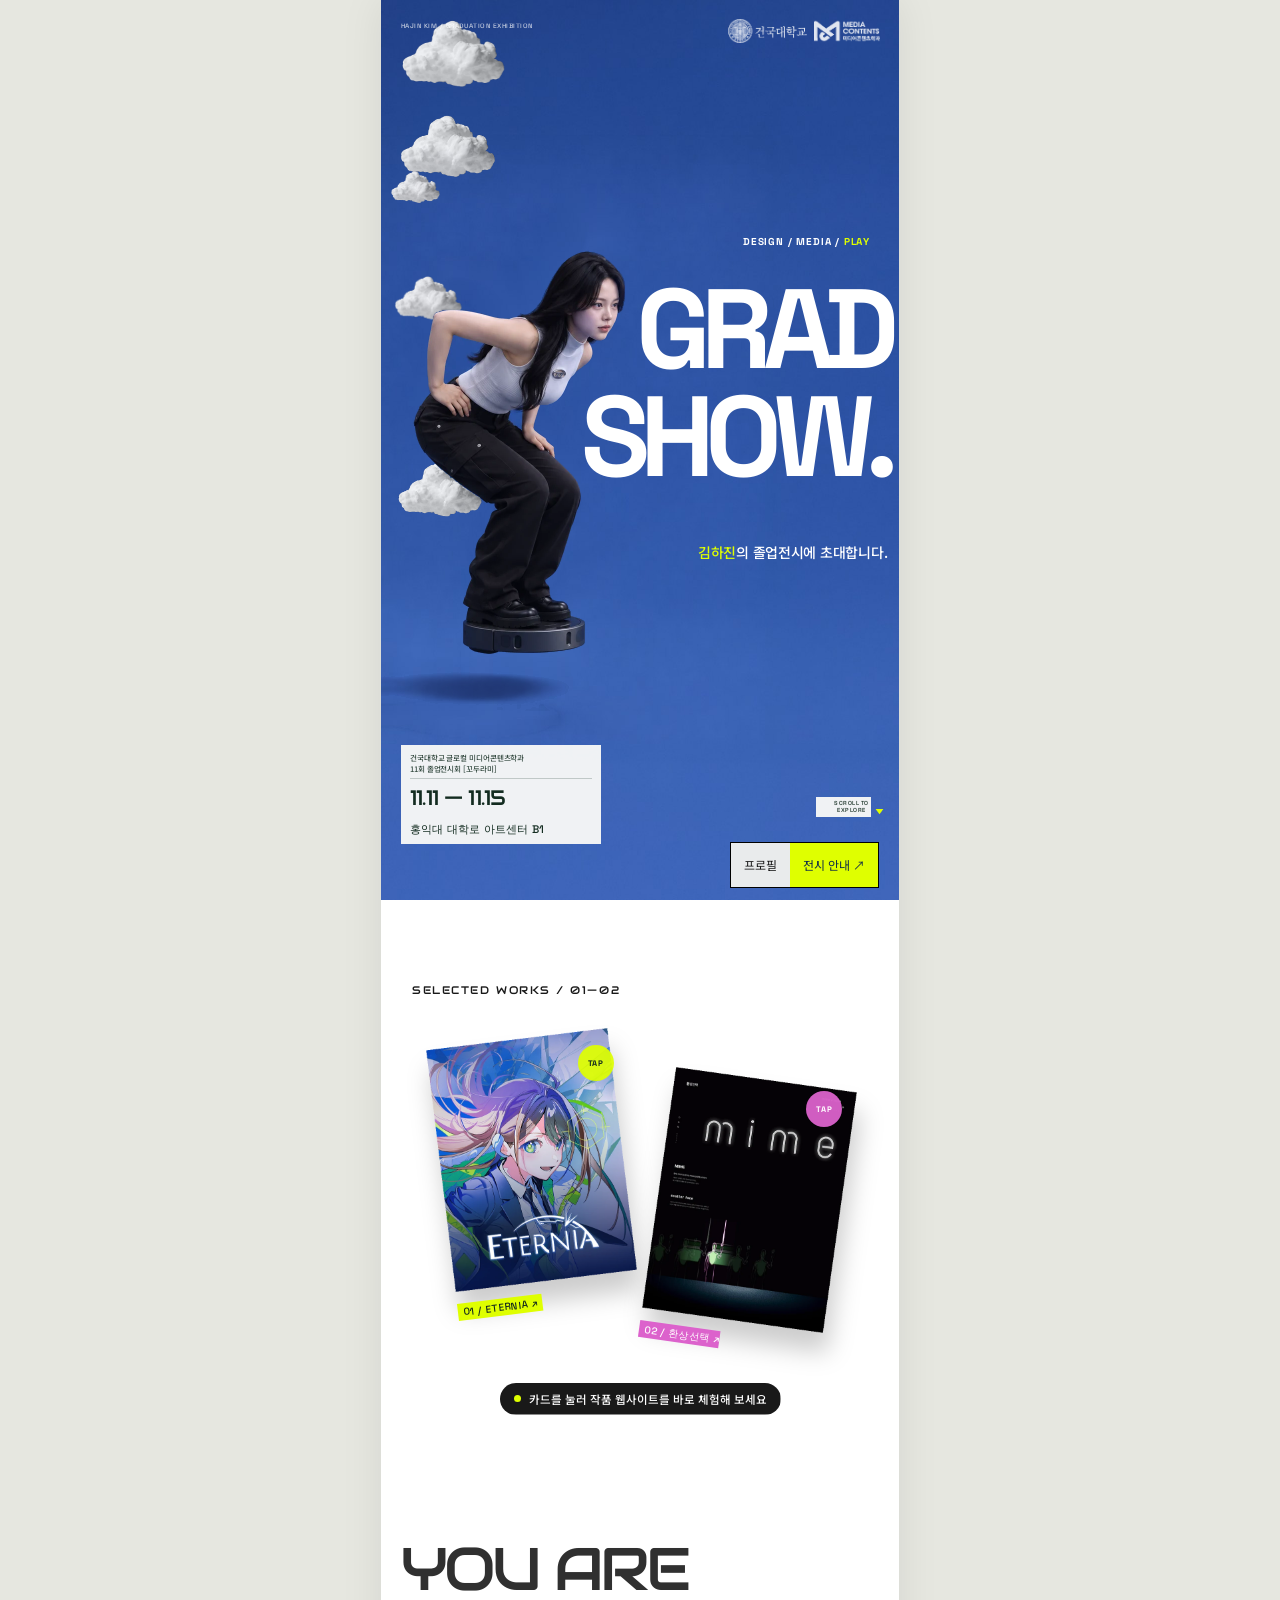
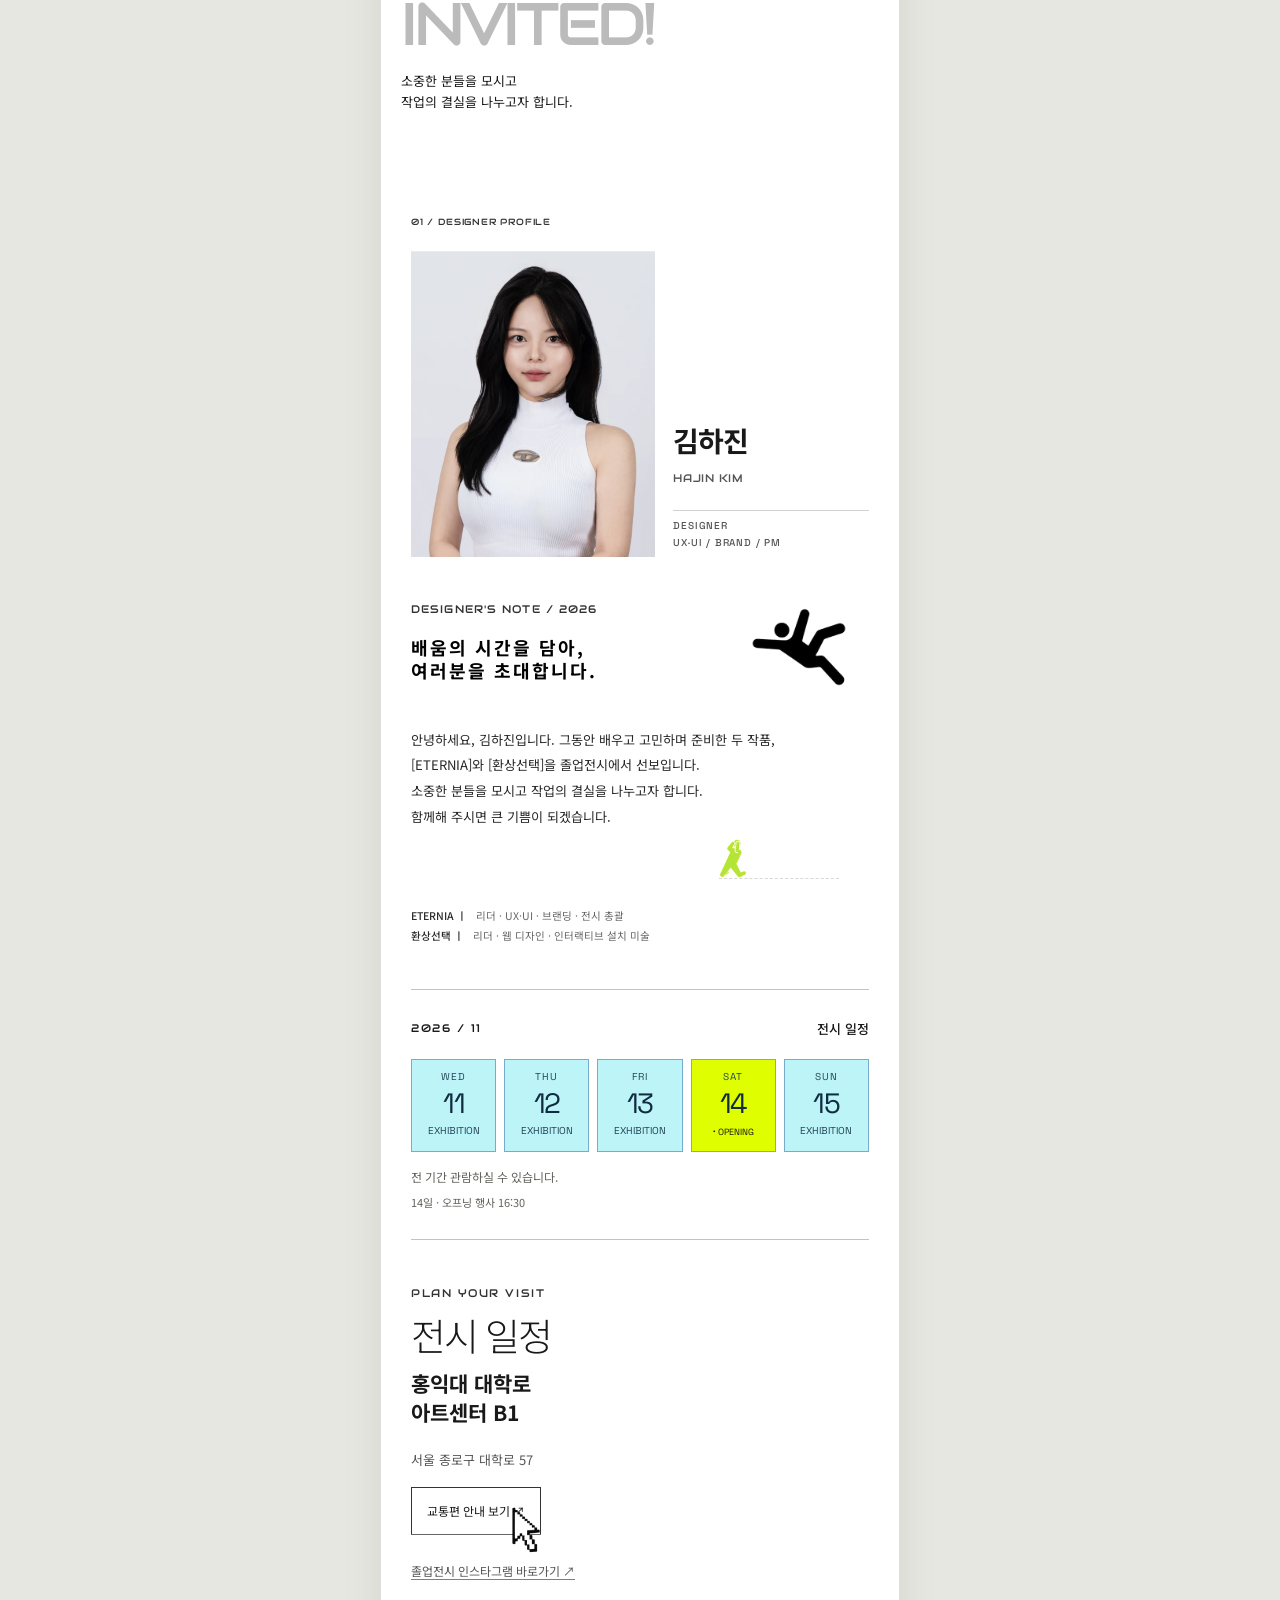
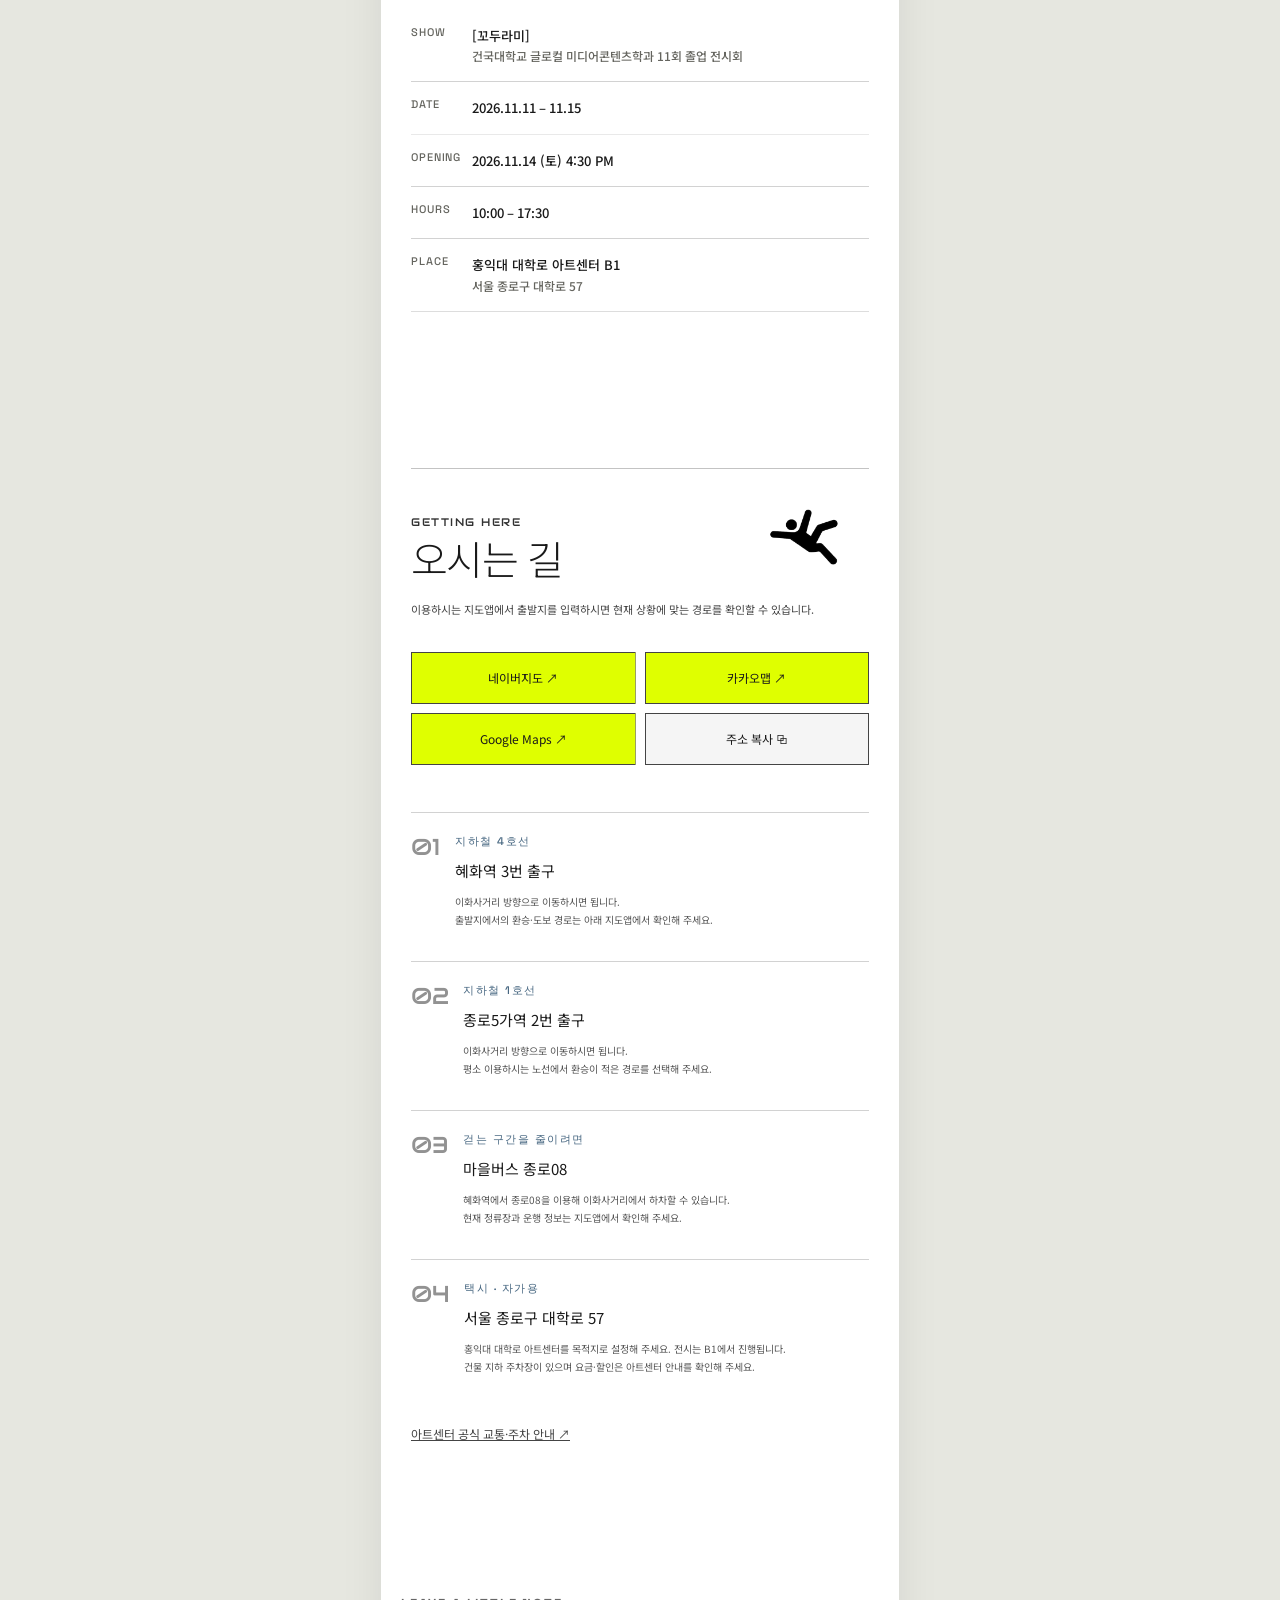
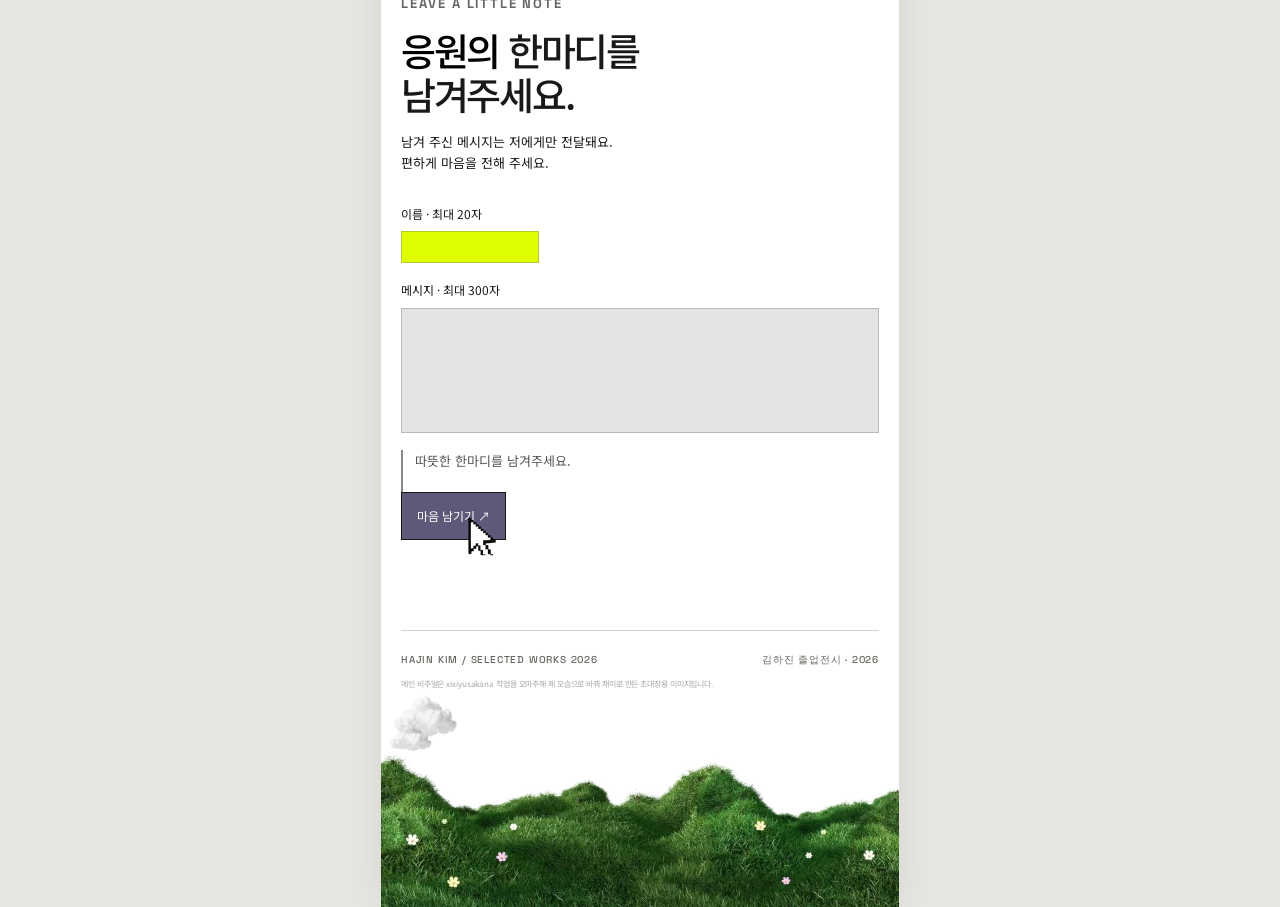
<file: invitation/index.html>
<!doctype html>
<html lang="ko">
<head>
<meta charset="utf-8">
<meta name="viewport" content="width=device-width,initial-scale=1,viewport-fit=cover">
<meta name="theme-color" content="#2a4b9e">
<title>김하진 졸업전시 초대장 — GRAD SHOW.</title>
<meta name="description" content="김하진의 졸업전시에 초대합니다. 2026.11.11 – 11.15 · 홍익대 대학로 아트센터 B1. ETERNIA · 환상선택">
<meta property="og:title" content="김하진 졸업전시 초대장 — GRAD SHOW.">
<meta property="og:description" content="2026.11.11 – 11.15 · 홍익대 대학로 아트센터 B1 · 오프닝 11.14(토) 16:30">
<meta property="og:image" content="assets/og.jpg">
<link rel="preconnect" href="https://fonts.googleapis.com">
<link rel="preconnect" href="https://fonts.gstatic.com" crossorigin>
<link href="https://fonts.googleapis.com/css2?family=Audiowide&family=Noto+Sans+KR:wght@300;400;500;700&family=Space+Grotesk:wght@400;500;700&display=swap" rel="stylesheet">
<link rel="stylesheet" href="invite.css?v=1102h">
</head>
<body class="is-loading">
<div class="page" id="top">

  <!-- ============ HERO ============ -->
  <header class="hero" aria-label="김하진 졸업전시 초대장">
    <img class="hero-plate" src="assets/hero-plate.jpg" alt="" aria-hidden="true">
    <div class="clouds clouds--hero" aria-hidden="true">
      <img class="cloud c1" src="assets/cloud.webp" alt="">
      <img class="cloud c2" src="assets/cloud.webp" alt="">
      <img class="cloud c3" src="assets/cloud.webp" alt="">
      <img class="cloud c4" src="assets/cloud.webp" alt="">
      <img class="cloud c5" src="assets/cloud.webp" alt="">
    </div>
    <img class="hero-shadow" src="assets/hero-shadow.png" alt="" aria-hidden="true">
    <div class="hero-smoke" aria-hidden="true">
      <img class="puff p1" src="assets/hero-smoke.webp" alt="">
      <img class="puff p2" src="assets/hero-smoke.webp" alt="">
    </div>
    <div class="hero-person-wrap">
      <img class="hero-person" src="assets/hero-person.webp" alt="로봇청소기 위에 올라탄 김하진">
    </div>

    <p class="hero-kicker" data-anim="fade">HAJIN KIM / GRADUATION EXHIBITION</p>
    <img class="hero-logo" src="assets/logo-mark.png" alt="" aria-hidden="true">

    <div class="hero-title">
      <p class="hero-tag"><span data-split="chars">DESIGN / MEDIA / </span><span class="lime flicker" data-split="chars">PLAY</span></p>
      <h1>
        <span class="t-grad" data-split="chars">GRAD</span>
        <span class="t-show" data-split="chars">SHOW.</span>
      </h1>
    </div>
    <p class="hero-invite"><span class="typing" data-type="김하진의 졸업전시에 초대합니다." data-lime="3"></span><i class="caret"></i></p>

    <div class="hero-date">
      <p class="d0">건국대학교 글로컬 미디어콘텐츠학과<br>11회 졸업전시회 [꼬두라미]</p>
      <p class="d1"><span data-split="chars">11.11 — 11.15</span></p>
      <p class="d2">홍익대 대학로 아트센터 B1</p>
    </div>
    <a class="hero-scroll" href="#works"><span>SCROLL TO EXPLORE</span></a>
    <span class="hero-arrow" aria-hidden="true"></span>
  </header>

  <!-- ============ WORKS ============ -->
  <section class="works" id="works" aria-label="작품">
    <p class="label-a" data-split="chars">SELECTED WORKS / 01—02</p>
    <div class="works-row">
      <button class="work work--eternia" data-work="eternia" aria-label="ETERNIA 작품 바로 보기">
        <img loading="lazy" decoding="async" class="work-img" src="assets/card-eternia.webp" alt="ETERNIA 작품 비주얼">
        <span class="work-rot"><span class="work-chip">01 / ETERNIA ↗</span></span>
        <span class="work-tap" aria-hidden="true">TAP</span>
      </button>
      <button class="work work--hwansang" data-work="hwansang" aria-label="환상선택 작품 바로 보기">
        <img loading="lazy" decoding="async" class="work-img" src="assets/card-hwansang.webp" alt="환상선택 작품 비주얼">
        <span class="work-rot"><span class="work-chip">02 / 환상선택 ↗</span></span>
        <span class="work-tap" aria-hidden="true">TAP</span>
      </button>
      <img class="work-cursor" src="assets/picto-cursor-white.png" alt="" aria-hidden="true">
    </div>
    <p class="works-hint" data-anim="up"><i></i>카드를 눌러 작품 웹사이트를 바로 체험해 보세요</p>
  </section>

  <!-- ============ INVITATION ============ -->
  <main class="invite">
    <div class="inv-head">
      <h2 class="inv-title"><span class="l1" data-split="chars">YOU ARE</span><span class="l2" data-split="chars">INVITED!</span></h2>
      <p class="inv-lead" data-split="lines"><span>소중한 분들을 모시고</span><span>작업의 결실을 나누고자 합니다.</span></p>
    </div>

    <div class="lime-bar" data-anim="bar">
      <div class="bar-walker" aria-hidden="true"><img loading="lazy" decoding="async" class="picto picto-walk" src="assets/picto-walk.png" alt=""></div>
    </div>

    <article class="card">
      <!-- profile -->
      <section class="profile" id="profile">
        <div class="profile-grid">
          <p class="label-b profile-label" data-split="chars">01 / DESIGNER PROFILE</p>
          <div class="profile-photo" data-anim="photo"><img loading="lazy" decoding="async" src="assets/profile-photo.webp" alt="디자이너 김하진의 프로필 사진"></div>
          <div class="profile-meta">
            <p class="pm-name" data-split="chars">김하진</p>
            <p class="pm-en" data-split="chars">HAJIN KIM</p>
            <p class="pm-role" data-split="lines"><span>DESIGNER</span><span>UX·UI / BRAND / PM</span></p>
          </div>
        </div>
        <div class="note">
          <p class="label-a note-label" data-split="chars">DESIGNER'S NOTE / 2026</p>
          <h3 class="note-title" data-split="lines"><span>배움의 시간을 담아,</span><span>여러분을 초대합니다.</span></h3>
          <img loading="lazy" decoding="async" class="picto picto-fall" src="assets/picto-fall.png" alt="" aria-hidden="true">
          <p class="note-body" data-split="lines"><span>안녕하세요, 김하진입니다. 그동안 배우고 고민하며 준비한 두 작품, [ETERNIA]와 [환상선택]을 졸업전시에서 선보입니다.</span><span>소중한 분들을 모시고 작업의 결실을 나누고자 합니다.</span><span>함께해 주시면 큰 기쁨이 되겠습니다.</span></p>
          <div class="note-spacer" aria-hidden="true"><span class="orbit"><img loading="lazy" decoding="async" class="picto" src="assets/picto-walk.png" alt=""></span></div>
          <p class="roles" data-split="lines"><span><b>ETERNIA ㅣ</b>   리더 · UX·UI · 브랜딩 · 전시 총괄</span><span><b>환상선택 ㅣ</b>   리더 · 웹 디자인 · 인터랙티브 설치 미술</span></p>
        </div>
      </section>

      <!-- schedule -->
      <section class="sched">
        <div class="sched-head"><p class="label-a" data-split="chars">2026 / 11</p><p class="sched-k" data-anim="fade">전시 일정</p></div>
        <ol class="days">
          <li class="day"><span class="dw">WED</span><span class="dn">11</span><span class="dl">EXHIBITION</span></li>
          <li class="day"><span class="dw">THU</span><span class="dn">12</span><span class="dl">EXHIBITION</span></li>
          <li class="day"><span class="dw">FRI</span><span class="dn">13</span><span class="dl">EXHIBITION</span></li>
          <li class="day day--open"><span class="dw">SAT</span><span class="dn">14</span><span class="dl"><em>· </em>OPENING</span></li>
          <li class="day"><span class="dw">SUN</span><span class="dn">15</span><span class="dl">EXHIBITION</span></li>
        </ol>
        <p class="sched-note" data-anim="up">전 기간 관람하실 수 있습니다. </p>
        <p class="sched-note2" data-anim="up">14일 · 오프닝 행사 16:30</p>
      </section>

      <!-- visit -->
      <section class="visit" id="visit">
        <p class="label-a" data-split="chars">PLAN YOUR VISIT</p>
        <h3 class="h-light" data-split="chars">전시 일정</h3>
        <p class="visit-place" data-split="lines"><span>홍익대 대학로</span><span>아트센터 B1</span></p>
        <p class="visit-addr" data-anim="up">서울 종로구 대학로 57</p>
        <a class="btn btn-line" href="#getting-here" data-anim="up">교통편 안내 보기 ↗</a>
        <img loading="lazy" decoding="async" class="picto picto-cursor visit-cursor" src="assets/picto-cursor-white.png" alt="" aria-hidden="true">
        <a class="insta-link" id="instaLink" href="https://www.instagram.com/p/Dek8G5RE9AT/?img_index=3" target="_blank" rel="noopener" data-anim="up">졸업전시 인스타그램 바로가기 ↗</a>

        <dl class="facts">
          <div data-anim="row"><dt>SHOW</dt><dd>[꼬두라미]<small>건국대학교 글로컬 미디어콘텐츠학과 11회 졸업 전시회</small></dd></div>
          <div data-anim="row"><dt>DATE</dt><dd>2026.11.11 – 11.15</dd></div>
          <div data-anim="row"><dt>OPENING</dt><dd>2026.11.14 (토) 4:30 PM</dd></div>
          <div data-anim="row"><dt>HOURS</dt><dd>10:00 – 17:30</dd></div>
          <div data-anim="row"><dt>PLACE</dt><dd>홍익대 대학로 아트센터 B1<small>서울 종로구 대학로 57</small></dd></div>
        </dl>
        <div class="actions">
          <button class="btn btn-ink" id="savePng" data-anim="pop"><img loading="lazy" decoding="async" src="assets/icon-download.png" alt="">초대장 PNG 저장</button>
          <button class="btn btn-gray" id="shareLink" data-anim="pop"><img loading="lazy" decoding="async" src="assets/icon-share.png" alt="">링크 공유</button>
          <button class="btn btn-gray" id="saveCal" data-anim="pop">일정 저장 ↗</button>
          <a class="btn btn-lime" href="#getting-here" data-anim="pop">오시는 길 ↗</a>
        </div>
        <p class="status" id="actionStatus" role="status"></p>
      </section>

      <!-- getting here -->
      <section class="here" id="getting-here">
        <div class="here-head">
          <p class="label-a" data-split="chars">GETTING HERE</p>
          <h3 class="h-light h-here" data-split="chars">오시는 길</h3>
          <img loading="lazy" decoding="async" class="picto picto-fall here-fall" src="assets/picto-fall.png" alt="" aria-hidden="true">
          <p class="here-lead" data-anim="up">이용하시는 지도앱에서 출발지를 입력하시면 현재 상황에 맞는 경로를 확인할 수 있습니다.</p>
        </div>
        <div class="maps">
          <a class="map-btn is-lime" data-anim="pop" target="_blank" rel="noopener" href="https://map.naver.com/p/search/%ED%99%8D%EC%9D%B5%EB%8C%80%20%EB%8C%80%ED%95%99%EB%A1%9C%20%EC%95%84%ED%8A%B8%EC%84%BC%ED%84%B0">네이버지도 ↗</a>
          <a class="map-btn is-lime" data-anim="pop" target="_blank" rel="noopener" href="https://map.kakao.com/link/search/%ED%99%8D%EC%9D%B5%EB%8C%80%20%EB%8C%80%ED%95%99%EB%A1%9C%20%EC%95%84%ED%8A%B8%EC%84%BC%ED%84%B0">카카오맵 ↗</a>
          <a class="map-btn is-lime" data-anim="pop" target="_blank" rel="noopener" href="https://www.google.com/maps/search/?api=1&amp;query=%ED%99%8D%EC%9D%B5%EB%8C%80%20%EB%8C%80%ED%95%99%EB%A1%9C%20%EC%95%84%ED%8A%B8%EC%84%BC%ED%84%B0%20%EC%84%9C%EC%9A%B8%20%EC%A2%85%EB%A1%9C%EA%B5%AC%20%EB%8C%80%ED%95%99%EB%A1%9C%2057">Google Maps ↗</a>
          <button class="map-btn is-gray" id="copyAddr" data-anim="pop">주소 복사 ⧉</button>
        </div>
        <p class="status" id="copyStatus" role="status"></p>
        <ol class="routes">
          <li data-anim="route"><span class="rn">01</span><div><p class="rk">지하철 4호선</p><h4>혜화역 3번 출구</h4><p class="rd">이화사거리 방향으로 이동하시면 됩니다.<br>출발지에서의 환승·도보 경로는 아래 지도앱에서 확인해 주세요.</p></div></li>
          <li data-anim="route"><span class="rn">02</span><div><p class="rk">지하철 1호선</p><h4>종로5가역 2번 출구</h4><p class="rd">이화사거리 방향으로 이동하시면 됩니다.<br>평소 이용하시는 노선에서 환승이 적은 경로를 선택해 주세요.</p></div></li>
          <li data-anim="route"><span class="rn">03</span><div><p class="rk">걷는 구간을 줄이려면</p><h4>마을버스 종로08</h4><p class="rd">혜화역에서 종로08을 이용해 이화사거리에서 하차할 수 있습니다.<br>현재 정류장과 운행 정보는 지도앱에서 확인해 주세요.</p></div></li>
          <li data-anim="route"><span class="rn">04</span><div><p class="rk">택시 · 자가용</p><h4>서울 종로구 대학로 57</h4><p class="rd">홍익대 대학로 아트센터를 목적지로 설정해 주세요. 전시는 B1에서 진행됩니다.<br>건물 지하 주차장이 있으며 요금·할인은 아트센터 안내를 확인해 주세요.</p></div></li>
        </ol>
        <a class="u-link" target="_blank" rel="noopener" href="https://www.google.com/search?q=%ED%99%8D%EC%9D%B5%EB%8C%80+%EB%8C%80%ED%95%99%EB%A1%9C+%EC%95%84%ED%8A%B8%EC%84%BC%ED%84%B0+%EA%B5%90%ED%86%B5+%EC%A3%BC%EC%B0%A8+%EC%95%88%EB%82%B4" data-anim="up">아트센터 공식 교통·주차 안내 ↗</a>
      </section>
    </article>

    <!-- guestbook -->
    <section class="guest" aria-label="방명록">
      <p class="label-c" data-split="chars">LEAVE A LITTLE NOTE</p>
      <h2 class="guest-title" data-split="lines"><span><b>응원의 </b>한마디를</span><span>남겨주세요.</span></h2>
      <p class="guest-lead" data-split="lines"><span>남겨 주신 메시지는 저에게만 전달돼요.</span><span>편하게 마음을 전해 주세요.</span></p>
      <form class="guest-form" id="guestForm" data-anim="up">
        <label for="gName">이름 · 최대 20자</label>
        <input id="gName" maxlength="20" autocomplete="nickname">
        <label for="gMsg" class="lb2">메시지 · 최대 300자</label>
        <textarea id="gMsg" maxlength="300"></textarea>
        <p class="guest-status" id="guestStatus">따뜻한 한마디를 남겨주세요.</p>
        <div class="guest-act">
          <button class="btn btn-ink" type="submit">마음 남기기 ↗</button>
          <img loading="lazy" decoding="async" class="picto picto-cursor guest-cursor" src="assets/picto-cursor-white.png" alt="" aria-hidden="true">
        </div>
      </form>
      <ul class="guest-list" id="guestList" aria-label="내가 보낸 메시지"></ul>
    </section>

    <footer class="foot">
      <p>HAJIN KIM / SELECTED WORKS 2026</p>
      <p>김하진 졸업전시 · 2026</p>
    </footer>
    <p class="credit">메인 비주얼은 xixiyusakana 작업을 오마주해 제 모습으로 바꿔 재미로 만든 초대장용 이미지입니다.</p>
  </main>

  <div class="ground" aria-hidden="true">
    <div class="clouds clouds--ground">
      <img loading="lazy" decoding="async" class="cloud g1" src="assets/cloud.webp" alt="">
      <img loading="lazy" decoding="async" class="cloud g2" src="assets/cloud.webp" alt="">
    </div>
    <img loading="lazy" decoding="async" class="grass" src="assets/grass.webp" alt="">
  </div>
</div>

<!-- floating nav -->
<nav class="fnav" aria-label="주요 메뉴">
  <a href="#profile">프로필</a>
  <a href="#visit" class="on">전시 안내 ↗</a>
</nav>

<!-- work viewer -->
<div class="viewer" id="viewer" hidden>
  <div class="viewer-bar">
    <span class="viewer-chip" id="viewerTitle">01 / ETERNIA</span>
    <a class="viewer-out" id="viewerOut" href="#" target="_blank" rel="noopener">새 창으로 ↗</a>
    <button class="viewer-close" id="viewerClose" aria-label="닫기">✕</button>
  </div>
  <div class="viewer-body">
    <div class="viewer-loading" id="viewerLoading"><span class="spin"></span><span>작품 웹사이트를 불러오는 중</span></div>
    <iframe id="viewerFrame" title="작품 웹사이트" allow="autoplay; fullscreen; clipboard-write"></iframe>
  </div>
</div>

<!-- lightbox (poster / saved invitation) -->
<div class="lightbox" id="lightbox" hidden>
  <div class="lb-bar"><span class="lb-title" id="lbTitle">미리보기</span><a class="lb-save" id="lbSave" download hidden>이미지 저장 ↓</a><button class="lb-close" id="lbClose" aria-label="닫기">✕</button></div>
  <div class="lb-body" id="lbBody"></div>
</div>

<script src="../records/record.js?v=1102h"></script>
<script src="invite.js?v=1102h"></script>
</body>
</html>
</file>
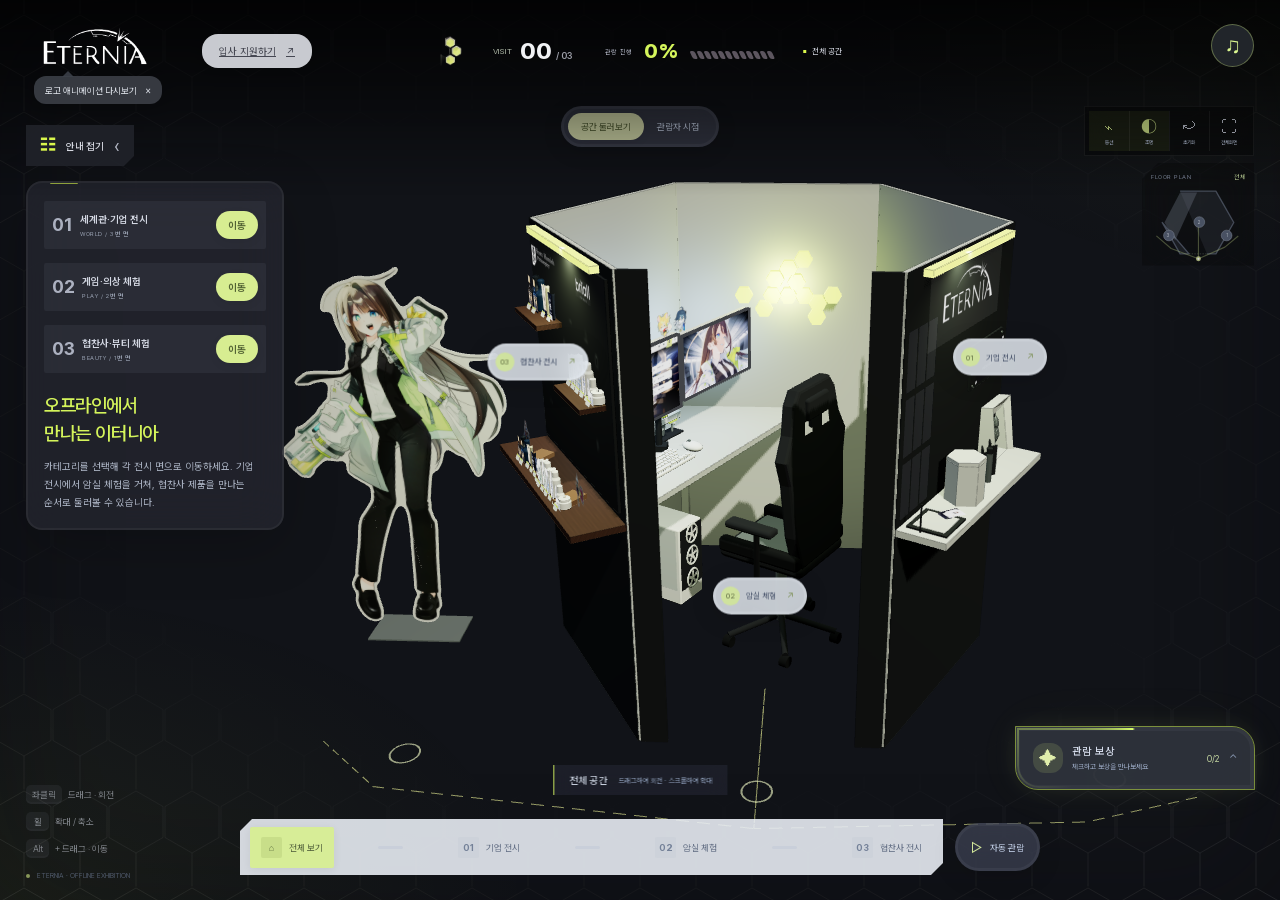
<file: circle/exhibit/index.html>
<!doctype html>
<html lang="ko"><head><meta charset="utf-8"><meta name="viewport" content="width=device-width,initial-scale=1"><meta name="theme-color" content="#0b0c10"><title>ETERNIA — 가상 전시 관람</title><meta name="description" content="기업 전시에서 우주선 체험, 협찬사 전시까지. ETERNIA 졸업전시 부스를 미리 둘러보세요."><link rel="stylesheet" href="assets/fonts/pretendard/pretendard.css"><link rel="stylesheet" href="style.css"><link rel="stylesheet" href="floating.css"><link rel="stylesheet" href="product-details.css"><script type="importmap">{"imports":{"three":"./assets/three.module.min.js","three/addons/controls/OrbitControls.js":"./assets/OrbitControls.js"}}</script></head>
<body class="booting"><section id="gameIntro" class="game-intro" aria-label="이터니아 전시 시작"><video id="introVideo" playsinline preload="auto" src="assets/eternia-intro.mp4"></video><div id="introLoading" hidden><img src="assets/eternia-logo.webp" alt="ETERNIA"><span>전시 공간에 연결 중</span><div class="intro-progress"><i id="introProgressFill"></i></div><small id="introProgressText">전시 데이터를 준비하고 있어요</small></div><button id="introSkip">건너뛰기 <span>›</span></button><button id="introSound" aria-label="인트로 소리 켜기">소리 켜기 ♫</button><button id="introPlay" hidden>시작하기 ▷</button><small class="intro-footer">HEXABLOOM BIOTECH · ETERNIA EXHIBITION</small></section>
<header><a class="wordmark" href="#overview" aria-label="로고 애니메이션 다시보기"><img src="assets/eternia-logo.webp" alt="ETERNIA"></a><div class="logo-replay-cue"><span>로고 애니메이션 다시보기</span><button id="dismissLogoCue" aria-label="다시보기 안내 닫기">×</button></div><span class="header-line"></span><span class="edition">EXHIBITION<br><b>가상 전시 관람</b></span><div class="tour-hud"><img src="assets/ui-hex-cluster.webp" alt="" class="hud-hex"><div class="hud-copy"><span>VISIT</span><strong id="hudCounter">00 <small>/ 03</small></strong></div><div class="hud-progress"><span>관람 진행</span><b class="hud-percent" id="hudPercent">0%</b><div id="visitMeter" class="visit-meter" aria-label="관람 진행률"></div></div><div class="hud-caption"><i></i><span id="hudLocation">전체 공간</span></div></div><div class="header-right"><span class="live-dot"></span><span>ETERNIA / GRADUATION EXHIBITION</span><a class="quiet" href="application.html" target="_blank" rel="noopener">입사 지원하기<span>↗</span></a></div></header>
<button id="panelToggle" class="panel-toggle" aria-expanded="true" aria-controls="guidePanel"><span>☷</span><b>안내 접기</b><i>‹</i></button><main>
<aside id="guidePanel" class="story" aria-live="polite"><div class="story-top"><span class="overline" id="chapter">WELCOME TO ETERNIA</span><span class="page-number" id="pageNumber">00 / 03</span></div><div class="category-menu" aria-label="콘텐츠 카테고리"><button data-step="1"><span class="category-no">01</span><span><b>세계관·기업 전시</b><small>WORLD / 3번 면</small></span><i><img src="assets/ui-move-badge.webp" alt="이동"></i></button><button data-step="2"><span class="category-no">02</span><span><b>게임·의상 체험</b><small>PLAY / 2번 면</small></span><i><img src="assets/ui-move-badge.webp" alt="이동"></i></button><button data-step="3"><span class="category-no">03</span><span><b>협찬사·뷰티 체험</b><small>BEAUTY / 1번 면</small></span><i><img src="assets/ui-move-badge.webp" alt="이동"></i></button></div><h1 id="stepTitle">오프라인에서<br>만나는 이터니아.</h1><p id="stepDesc" class="description">하나의 육각 공간에서 시작되는 입사 체험. 세계관을 만나고, 우주선을 조종하고, 게임 속 원료가 화장품으로 이어지는 순간을 둘러보세요.</p><div id="stepFacts" class="facts"></div><button id="referenceCard" class="reference-card"><div class="reference-image"><img id="referenceImage" src="assets/booth-concept.webp" alt="전시 구성 참고 시안"><span>참고 이미지 ↗</span></div><div class="reference-caption"><span id="referenceLabel">전체 전시 구성 시안</span><span>VIEW</span></div></button><div id="extraDetails"></div><div class="story-foot"><img class="story-brand" src="assets/ui-hexabloom-mark.webp" alt="HEXABLOOM BIOTECH"><span class="footnote">제작 중인 전시의 가상 관람입니다.<br>소품 외형·조명·그래픽은 최종 설치와 다를 수 있습니다.</span><div class="story-navigation"><button id="prev" class="round" aria-label="이전 공간">←</button><button id="next" class="next">관람 시작 <span>↗</span></button></div></div></aside>
<section class="viewport" aria-label="3D 가상 전시장"><div id="scene"></div><div class="vignette"></div><div class="viewport-top"><div class="mode-switch" role="group" aria-label="보기 방식"><button id="orbitMode" class="selected">공간 둘러보기</button><button id="eyeMode">관람자 시점</button></div><span class="model-tag"><i></i> EXHIBITION PREVIEW</span></div><div id="loading" class="loading"><div class="load-symbol">⬡</div><span>전시 공간을 준비하고 있어요</span><small id="loadProgress">모델 · 원화 · 전시 자료 불러오는 중</small></div><div id="fallback" hidden><img src="assets/booth-concept.webp" alt="전체 전시 구성"><p>이 환경에서는 3D 표시를 사용할 수 없습니다.<br>동선 메뉴와 자료 이미지는 계속 확인할 수 있어요.</p></div><div id="hotspots" class="hotspots"></div><div id="roomViews" class="room-views" hidden><button data-roomview="desk" class="active">조종석</button><button data-roomview="coat">아우터</button></div><div class="view-label"><span id="viewEyebrow">SPACE OVERVIEW</span><h2 id="viewTitle">전체 공간</h2><span id="modeHint">드래그하여 회전 · 스크롤하여 확대</span></div><div class="tools"><button id="routeToggle" class="tool active" aria-pressed="true" title="관람 동선 표시"><span>⌁</span><small>동선</small></button><button id="lightToggle" class="tool active" aria-pressed="true" title="전시 조명 전환"><span>◐</span><small>조명</small></button><button id="resetView" class="tool" title="시점 초기화"><span>⤾</span><small>초기화</small></button><button id="fullscreen" class="tool" title="전체 화면"><span>⛶</span><small>전체화면</small></button></div><div class="minimap"><div class="mini-heading"><span>FLOOR PLAN</span><span id="mapLabel">전체</span></div><svg viewBox="0 0 210 180" role="img" aria-label="기업 전시에서 암실을 거쳐 협찬사로 이동하는 관람 동선"><path class="map-outline" d="M65 25H145L185 95L145 165H125M85 165H65L25 95Z"/><path class="map-table" d="M65 28L30 95L54 135L103 28Z"/><path class="map-route" d="M195 125L165 150L106 176L106 101L106 176L45 153L12 125"/><path class="map-door" d="M85 165H125"/><g class="map-stop" data-step="1" tabindex="0" role="button" aria-label="기업 전시 이동"><circle cx="169" cy="124" r="12"/><text x="169" y="128">1</text></g><g class="map-stop" data-step="2" tabindex="0" role="button" aria-label="암실 이동"><circle cx="108" cy="94" r="12"/><text x="108" y="98">2</text></g><g class="map-stop" data-step="3" tabindex="0" role="button" aria-label="협찬사 전시 이동"><circle cx="40" cy="124" r="12"/><text x="40" y="128">3</text></g><circle id="mapYou" cx="106" cy="176" r="4"/></svg></div><div class="stage-caption"><span class="status-dot"></span><span id="objectStatus">업로드한 모델 기준 · 실제 비율의 가상 공간</span></div></section>
</main>
<nav class="tour-nav" aria-label="관람 동선"><div class="tour-nav-label"><span class="overline">YOUR JOURNEY</span><span>관람 동선 <b>3 → 2 → 1면</b></span></div><div class="stops"><button data-step="0" class="current"><span class="stop-icon">⌂</span><span>전체 보기</span></button><span class="connector"></span><button data-step="1"><span class="stop-icon">01</span><span>기업 전시</span></button><span class="connector"></span><button data-step="2"><span class="stop-icon">02</span><span>암실 체험</span></button><span class="connector"></span><button data-step="3"><span class="stop-icon">03</span><span>협찬사 전시</span></button></div><button id="autoTour" class="autotour"><span>▷</span> 자동 관람</button></nav>
<dialog id="detailDialog"><div class="dialog-bar"><span id="dialogEyebrow">EXHIBIT ARCHIVE</span><button class="close-dialog" aria-label="닫기">✕</button></div><div id="dialogBody"></div></dialog><div id="toast" role="status"></div>
<section class="rewards-widget" aria-label="관람 보상"><button id="rewardsToggle" class="rewards-head" aria-expanded="false" aria-controls="rewardsBody"><span class="reward-head-icon">✦</span><span><b>관람 보상</b><small>체크하고 보상을 만나보세요</small></span><span id="rewardCount">0/2</span><i>⌃</i></button><div id="rewardsBody" class="rewards-body" hidden><p class="reward-note">사원증 + 미션 보상 1종</p><a class="reward-apply" href="application.html" target="_blank" rel="noopener"><span>입사지원서 작성하기</span><span>↗</span></a><button id="claimId" class="reward-row"><span class="reward-check" id="idCheck"></span><img src="assets/reward-id-v2.webp" alt="강나린 사원증"><span><b>강나린 사원증</b><small>입사 지원하기</small></span><i>받기</i></button><label class="mission-check"><input id="missionDone" type="checkbox"><span>조건부 미션 성공</span><small>화장품 2종 중 1개 선택</small></label><button id="claimScott" class="reward-row reward-product" disabled><span class="reward-check" id="scottCheck"></span><img src="assets/cleanser-new.webp" alt="스콧해미쉬 클렌징폼"><span><b>스콧해미쉬 클렌징폼</b><small>미션 성공 시 선택 보상</small></span><i>선택</i></button><button id="claimBrioll" class="reward-row reward-product" disabled><span class="reward-check" id="briollCheck"></span><img src="assets/brioll-0.webp" alt="브리올옴므 톤업크림 실물"><span><b>브리올옴므 톤업크림</b><small>미션 성공 시 선택 보상</small></span><i>선택</i></button><span class="reward-preview-note">가상 관람용 보상 연출 · 실제 수령은 현장 조건에 따라 진행</span><button id="rewardReset" class="reward-reset">보상 체험 초기화 ↺</button></div></section><dialog id="rewardDialog" class="reward-dialog" aria-label="보상 획득"><button id="closeReward" class="close-reward" aria-label="보상 닫기">✕</button><div class="reward-burst" aria-hidden="true"></div><div id="rewardStars" aria-hidden="true"></div><span class="reward-kicker">REWARD UNLOCKED</span><h2>새로운 보상을 획득했어요!</h2><div id="rewardHero" class="reward-hero"></div><h3 id="rewardName"></h3><p id="rewardCondition"></p><button id="rewardConfirm">확인 <span>✓</span></button></dialog><script type="module" src="intro.js"></script><script type="module" src="app.js"></script><script type="module" src="exhibition-ui.js"></script>
<div class="control-hints" aria-label="공간 둘러보기 조작 안내"><span><kbd>좌클릭</kbd> 드래그 · 회전</span><span><kbd>휠</kbd> 확대 / 축소</span><span><kbd>Alt</kbd> + 드래그 · 이동</span></div><aside id="sponsorTip" class="sponsor-tip" hidden><span>화장품을 클릭하면<br><b>상세 정보를 볼 수 있어요</b></span><button id="dismissSponsorTip" aria-label="제품 클릭 안내 닫기">×</button></aside><script type="module" src="audio-ui.js"></script><!-- 공모전 사본: 실제 전시 기록 시트로는 아무것도 보내지 않습니다 -->
<script>
/* 김하진 졸업전시 통합 기록: 방문 · 하트 · 보상/지원 기록 */
(function(){
  var R=window.GradRecord; if(!R) return;
  R.view('eternia');
  R.mountHeart({site:'eternia',dark:true,position:{right:'14px',top:'calc(50% - 23px)'}});
  function on(id,type,detail){var el=document.getElementById(id); if(el) el.addEventListener('click',function(){R.eternia(type,detail);});}
  on('claimId','보상','강나린 사원증');
  on('claimScott','보상','스콧해미쉬 클렌징폼');
  on('claimBrioll','보상','브리올옴므 톤업크림');
  var m=document.getElementById('missionDone'); if(m) m.addEventListener('change',function(){ if(m.checked) R.eternia('미션','조건부 미션 성공 체크'); });
  document.querySelectorAll('a[href="application.html"]').forEach(function(a){a.addEventListener('click',function(){R.event('eternia','click','입사지원서');});});
  var auto=document.getElementById('autoTour'); if(auto) auto.addEventListener('click',function(){R.event('eternia','click','자동 관람');});
})();
</script>
<script src="../circle-bridge.js"></script>
</body></html>
</file>
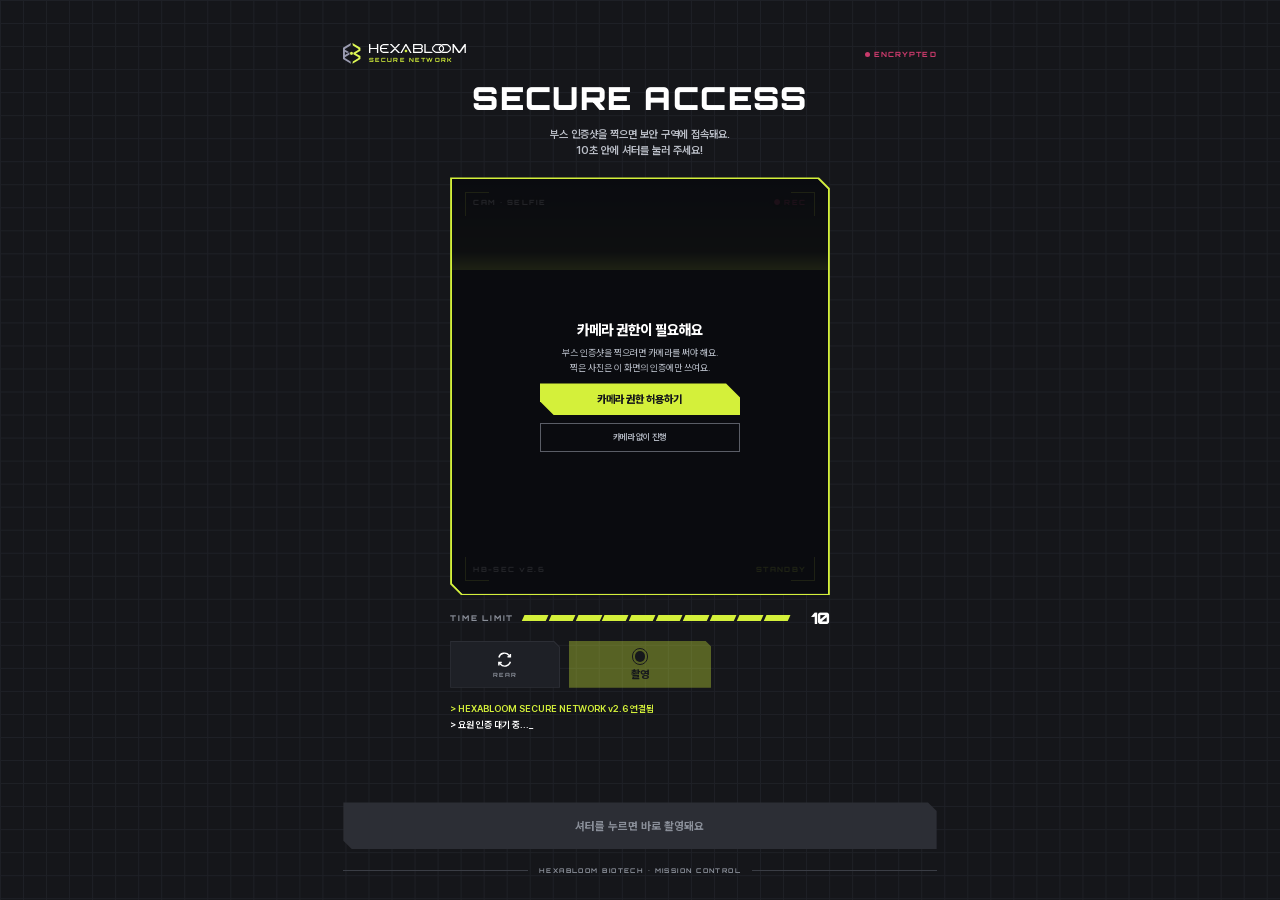
<file: circle/report/index.html>
<!doctype html><html><head><meta charset=utf8><meta name=viewport content="width=device-width,initial-scale=1,viewport-fit=cover"><style>:root{color-scheme:light;box-sizing:border-box;padding-top:env(safe-area-inset-top,0px);padding-bottom:env(safe-area-inset-bottom,0px)}html{scroll-padding-top:env(safe-area-inset-top,0px)}body{margin:0;padding:0;font:14px -apple-system,BlinkMacSystemFont,sans-serif;background:#fff;color:#000}img{max-width:100%}[hidden]:not([hidden=until-found i]){display:none!important}</style></head><body>
<title>HEXABLOOM 임무 보고서</title>
<meta name="claude:viewport-fit-sides" content="cover">
<meta name="theme-color" content="#131418">
<link rel="preconnect" href="https://fonts.googleapis.com"><link rel="preconnect" href="https://fonts.gstatic.com" crossorigin>
<link rel="stylesheet" href="https://fonts.googleapis.com/css2?family=Orbitron:wght@600;700;800;900&family=Noto+Sans+KR:wght@400;500;600;700;800;900&family=IBM+Plex+Mono:wght@500;600&display=swap">
<link rel="stylesheet" href="../exhibit/assets/fonts/pretendard/pretendard.css">
<style>/* Figma mockup → web. Units: u(N) = N design px of the Figma frame (Phone 1170 / iPad 2048 wide). */
:root{
  --bg:#FAFAFA; --ink:#1C1D22; --lime:#D4F03A; --rose:#C93A6B; --muted:#8A8F99; --sub:#5A5D66; --line:#D5D8DE;
  --dark:#15161A; --panel:#1E2026; --edge:#2C2E35; --white:#FFFFFF; --off:#E4E6EA; --ghost:#F0F1F3;
  --f-en:'Orbitron','Pretendard Variable','Noto Sans KR',system-ui,sans-serif;
  --f-kr:'Pretendard Variable','Pretendard','Noto Sans KR',system-ui,-apple-system,sans-serif;
  --ease:cubic-bezier(.2,.8,.2,1);
  /* phone spec */
  --W:1170; --u:calc(min(100vw, 560px) / 1170);
  --x0:72; --top:96; --logo:60; --qfs:54; --qlh:74; --ofs:34; --oh:124; --og:20; --key:54; --navh:124; --navfs:38; --backw:220; --ghostfs:380;
  --tipfs:28; --big:1;
  color-scheme:light;
}
@media (min-width:700px){
  :root{ --W:2048; --u:min(calc(100vw / 2048), calc(100vh / 2500));
    --x0:200; --top:120; --logo:58; --qfs:64; --qlh:88; --ofs:38; --oh:140; --og:28; --key:60; --navh:130; --navfs:40; --backw:340; --ghostfs:600; }
}
html,body{height:100%}
body{margin:0;background:var(--bg);color:var(--ink);font-family:var(--f-kr);overflow:hidden;-webkit-tap-highlight-color:transparent;-webkit-font-smoothing:antialiased;word-break:keep-all}
button{font:inherit;color:inherit;background:none;border:0;padding:0;cursor:pointer;touch-action:manipulation;text-align:inherit}
button:focus-visible,textarea:focus-visible,input:focus-visible{outline:calc(4 * var(--u)) solid var(--rose);outline-offset:calc(4 * var(--u))}
textarea,input{font:inherit;color:inherit}
.app{position:fixed;inset:0;overflow:hidden;background:var(--bg)}
.app.dark{background:var(--dark)}

/* ---------- frame ---------- */
.screen{position:absolute;inset:0;display:flex;flex-direction:column;background:var(--bg);overflow:hidden}
.screen.dark{background:var(--dark);color:#fff}
.screen.grid{background-image:linear-gradient(#1E2026 1px,transparent 1px),linear-gradient(90deg,#1E2026 1px,transparent 1px);background-size:calc(64 * var(--u)) calc(64 * var(--u))}
.col{width:calc(var(--W) * var(--u));max-width:100%;margin:0 auto;box-sizing:border-box;padding-left:max(calc(var(--x0) * var(--u)), env(safe-area-inset-left,0px));padding-right:max(calc(var(--x0) * var(--u)), env(safe-area-inset-right,0px));position:relative}
.top{flex:none;padding-top:env(safe-area-inset-top,0px)}
.main{flex:1;overflow-y:auto;overflow-x:hidden;overscroll-behavior:contain;position:relative;z-index:1;-webkit-overflow-scrolling:touch}
.main>.col{padding-bottom:calc(40 * var(--u));min-height:100%;display:flex;flex-direction:column}
.dock{flex:none;position:relative;z-index:2;padding-bottom:env(safe-area-inset-bottom,0px)}
.dock .col{padding-top:calc(20 * var(--u))}
.ghostnum{position:absolute;right:calc((var(--W) * var(--u) - 100vw) / 2 + 0px);right:max(0px, calc((100vw - var(--W) * var(--u)) / 2));bottom:calc(250 * var(--u));z-index:0;pointer-events:none;
  font-family:var(--f-en);font-weight:900;font-size:calc(var(--ghostfs) * var(--u));line-height:.8;color:var(--ghost);letter-spacing:-.02em;transform:translateX(calc(40 * var(--u)));animation:ghost 1s var(--ease) both .15s}
.screen.dark .ghostnum{color:#1E2026}
@keyframes ghost{from{opacity:0;transform:translate(calc(40 * var(--u)),calc(80 * var(--u)))}}

/* screen transitions + stagger */
.enter{animation:scrIn .55s var(--ease) both}
.enter.back{animation-name:scrInB}
.leave{animation:scrOut .38s ease both;pointer-events:none}
.leave.back{animation-name:scrOutB}
@keyframes scrIn{from{transform:translateX(6%);opacity:0}to{transform:none;opacity:1}}
@keyframes scrInB{from{transform:translateX(-6%);opacity:0}to{transform:none;opacity:1}}
@keyframes scrOut{to{transform:translateX(-4%);opacity:0}}
@keyframes scrOutB{to{transform:translateX(4%);opacity:0}}
.rise{animation:rise .65s var(--ease) both;animation-delay:calc(var(--d,0) * 70ms + 120ms)}
@keyframes rise{from{opacity:0;transform:translateY(calc(40 * var(--u)))}to{opacity:1;transform:none}}

/* chamfer helpers: --c = cut size */
.ch-tr{clip-path:polygon(0 0,calc(100% - var(--c)) 0,100% var(--c),100% 100%,0 100%)}
.ch-trbl{clip-path:polygon(0 0,calc(100% - var(--c)) 0,100% var(--c),100% 100%,var(--c) 100%,0 calc(100% - var(--c)))}
.hexflat{clip-path:polygon(25% 0,75% 0,100% 50%,75% 100%,25% 100%,0 50%)}
.hexpt{clip-path:polygon(50% 0,100% 25%,100% 75%,50% 100%,0 75%,0 25%)}
/* stroked chamfer box: outer = stroke color, ::before = fill inset by --sw */
.sbox{position:relative;--sw:calc(2 * var(--u));--c:calc(24 * var(--u));background:var(--sc,var(--line));isolation:isolate}
.sbox::before{content:"";position:absolute;inset:var(--sw);background:var(--sf,var(--white));clip-path:inherit;z-index:-1;transition:background .25s}

/* ---------- top bar ---------- */
.tb{display:flex;align-items:flex-start;padding-top:calc(var(--top) * var(--u))}
.tb svg.logo{height:calc(var(--logo) * var(--u));width:auto;flex:none}
.tb .brand{margin-left:calc(22 * var(--u));display:flex;flex-direction:column;justify-content:center;height:calc(var(--logo) * var(--u))}
.tb .brand b{font-family:var(--f-en);font-weight:700;font-size:calc(30 * var(--u));letter-spacing:calc(2 * var(--u));line-height:1}
.tb .brand small{font-family:var(--f-en);font-weight:700;font-size:calc(16 * var(--u));letter-spacing:calc(4 * var(--u));color:var(--muted);margin-top:calc(10 * var(--u));line-height:1}
.tb .brand small.ok{color:#6E8A00}
.tb .brand small.lime{color:var(--lime)}
.tb .num{margin-left:auto;text-align:right;line-height:1}
.tb .num b{display:block;font-family:var(--f-en);font-weight:800;font-size:calc(52 * var(--u))}
.tb .num small{display:block;font-family:var(--f-en);font-weight:700;font-size:calc(18 * var(--u));letter-spacing:calc(3 * var(--u));color:var(--muted);margin-top:calc(10 * var(--u))}
.tb .side{margin-left:auto;font-family:var(--f-en);font-weight:800;font-size:calc(20 * var(--u));letter-spacing:calc(3 * var(--u));color:var(--muted);padding-top:calc(20 * var(--u))}
.tb .side.rose{color:var(--rose)}
.tb .side i{display:inline-block;width:calc(14 * var(--u));height:calc(14 * var(--u));border-radius:50%;background:var(--rose);margin-right:calc(10 * var(--u));animation:blink 1s steps(2) infinite}
@keyframes blink{50%{opacity:.15}}
.stage{display:block;margin-left:calc(var(--x0) * var(--u) * -1);width:calc(var(--W) * var(--u));height:auto;margin-top:calc(50 * var(--u));overflow:visible}
.stage .cur{animation:curpulse 1.4s ease-in-out infinite;transform-box:fill-box;transform-origin:center}
@keyframes curpulse{50%{transform:scale(1.15)}}
.stage .dn{animation:pop .4s var(--ease) both;transform-box:fill-box;transform-origin:center;animation-delay:calc(var(--i) * 40ms)}
.stage .lnfill{animation:lnfill .9s var(--ease) both}
@keyframes lnfill{from{stroke-dasharray:0 3000}}
@keyframes pop{from{transform:scale(0)}}
.sm-pad{display:none}
@media (min-width:700px){.sm-phone{display:none}.sm-pad{display:block}}

/* ---------- question head ---------- */
.chip{--c:calc(16 * var(--u));display:inline-flex;align-self:flex-start;align-items:center;gap:calc(24 * var(--u));height:calc(60 * var(--u));padding:0 calc(40 * var(--u)) 0 calc(26 * var(--u));background:var(--ink);margin-top:calc(70 * var(--u))}
.chip b{font-family:var(--f-en);font-weight:800;font-size:calc(22 * var(--u));letter-spacing:calc(3 * var(--u));color:var(--lime)}
.chip span{font-weight:700;font-size:calc(24 * var(--u));color:#fff}
.qnum{font-family:var(--f-en);font-weight:800;font-size:calc(24 * var(--u));letter-spacing:calc(4 * var(--u));color:var(--rose);margin-top:calc(52 * var(--u))}
.qtitle{margin:calc(30 * var(--u)) 0 0;font-weight:800;font-size:calc(var(--qfs) * var(--u));line-height:calc(var(--qlh) * var(--u));letter-spacing:-.01em}
.qhint{display:flex;align-items:center;margin-top:calc(14 * var(--u));font-size:calc(30 * var(--u));font-weight:600;color:var(--sub)}
.qhint i{width:calc(12 * var(--u));height:calc(12 * var(--u));background:var(--lime);margin-right:calc(14 * var(--u))}
.qhint i.m{background:var(--rose)}
.qhint em{font-style:normal;color:var(--rose);font-weight:700;margin-left:calc(24 * var(--u))}

/* ---------- options ---------- */
.opts{display:flex;flex-direction:column;gap:calc(var(--og) * var(--u));margin-top:calc(70 * var(--u))}
.opt{--c:calc(24 * var(--u));display:flex;align-items:center;min-height:calc(var(--oh) * var(--u));padding:calc(22 * var(--u)) calc(40 * var(--u)) calc(22 * var(--u)) calc(36 * var(--u));box-sizing:border-box;width:100%;transition:transform .15s}
.opt:active{transform:scale(.985)}
.opt .k{flex:none;width:calc(var(--key) * var(--u) * 1.14);height:calc(var(--key) * var(--u) * .99);margin-left:calc(var(--key) * var(--u) * -.07);background:#BFC3CB;display:grid;place-items:center;position:relative;transition:background .25s}
.opt .k::before{content:"";position:absolute;inset:calc(3 * var(--u));background:#fff;clip-path:inherit;transition:background .25s}
.opt .k span{position:relative;font-family:var(--f-en);font-weight:800;font-size:calc(var(--key) * var(--u) * .47);color:var(--muted)}
.opt .k.sq{width:calc(var(--key) * var(--u));height:calc(var(--key) * var(--u));margin-left:0;border-radius:calc(6 * var(--u));clip-path:none}
.opt .k.sq::before{border-radius:calc(4 * var(--u))}
.opt .k svg{position:absolute;width:55%;height:55%;stroke:var(--ink);stroke-width:4;fill:none;stroke-linecap:round;stroke-linejoin:round;stroke-dasharray:30;stroke-dashoffset:30;transition:stroke-dashoffset .3s .05s}
.opt .t{flex:1;min-width:0;margin-left:calc(44 * var(--u));font-size:calc(var(--ofs) * var(--u));font-weight:500;line-height:1.3;color:#2E3038;transition:color .2s}
.opt .sl{display:none;font-family:var(--f-en);font-weight:800;font-size:calc(22 * var(--u));letter-spacing:calc(3 * var(--u));color:var(--lime);margin-left:calc(20 * var(--u));white-space:nowrap}
@media (min-width:700px){.opt.on .sl{display:block}}
.opt.on{--sc:var(--ink);--sf:var(--ink)}
.opt.on .k::before{background:var(--lime)}
.opt.on .k{background:var(--lime)}
.opt.on .k span{color:var(--ink)}
.opt.on .k svg{stroke-dashoffset:0}
.opt.on .k.sq span{opacity:0}
.opt.on .t{color:#fff;font-weight:700}
.opt.on::after{content:"";position:absolute;inset:0;background:linear-gradient(100deg,transparent 30%,#D4F03A2e 50%,transparent 70%);animation:sweep .6s ease forwards;pointer-events:none}
@keyframes sweep{from{transform:translateX(-100%)}to{transform:translateX(100%)}}
.otherline{display:flex;align-items:center;flex:1;margin-left:calc(44 * var(--u));gap:calc(20 * var(--u))}
.otherline .t{margin-left:0;flex:none}
.otherline input{flex:1;min-width:0;border:0;border-bottom:calc(3 * var(--u)) solid var(--rose);background:transparent;outline:none;font-size:calc(30 * var(--u));padding:calc(6 * var(--u)) 0;color:inherit}
.otherline input::placeholder{color:#AEB3BD}
.opt.on .otherline input{border-color:var(--lime)}
.opt.on .otherline input::placeholder{color:#7d828c}

/* ---------- dock ---------- */
.tip{text-align:center;font-size:calc(var(--tipfs) * var(--u));font-weight:500;color:var(--muted);min-height:calc(40 * var(--u));margin-bottom:calc(40 * var(--u));line-height:1.4}
.tip .cur::after{content:"_";animation:blink .8s steps(2) infinite}
.navrow{display:flex;gap:calc(40 * var(--u))}
.btn{--c:calc(24 * var(--u));height:calc(var(--navh) * var(--u));display:flex;align-items:center;box-sizing:border-box;transition:transform .15s}
.btn:active{transform:scale(.97)}
.btn.back{width:calc(var(--backw) * var(--u));flex:none;--sc:var(--ink);--sf:var(--bg);--sw:calc(3 * var(--u));justify-content:center;font-size:calc(var(--navfs) * var(--u) * .9);font-weight:700}
.screen.dark .btn.back{--sc:#5A5D66;--sf:var(--dark);color:#fff}
.btn.go{flex:1;background:var(--ink);color:#fff;padding:0 calc(50 * var(--u)) 0 calc(44 * var(--u))}
.btn.go .dash{display:flex;gap:calc(10 * var(--u));flex:none}
.btn.go .dash i{width:calc(30 * var(--u));height:calc(14 * var(--u));background:var(--lime);transform:skewX(-24deg);animation:dash 1.4s infinite;animation-delay:calc(var(--i) * .2s)}
@keyframes dash{50%{opacity:.3}}
.btn.go .lbl{margin-left:calc(36 * var(--u));font-size:calc(var(--navfs) * var(--u));font-weight:800;flex:1;white-space:nowrap;overflow:hidden;text-overflow:ellipsis}
.btn.go em{font-style:normal;font-family:var(--f-en);font-weight:800;font-size:calc(var(--navfs) * var(--u) * .72);letter-spacing:calc(4 * var(--u));color:var(--lime);white-space:nowrap}
.btn.go.lime{background:var(--lime);color:var(--ink)}
.btn.go.lime em{color:var(--ink)}
.btn.go.lime .dash i{background:var(--ink)}
.btn.go:disabled{background:var(--off);color:#9A9EA7;cursor:not-allowed;justify-content:center;padding:0 calc(30 * var(--u))}
.btn.go:disabled .dash,.btn.go:disabled em{display:none}
.btn.go:disabled .lbl{flex:none;margin:0;font-size:calc(var(--navfs) * var(--u) * .78);font-weight:700;white-space:normal;text-align:center;line-height:1.25}
.screen.dark .btn.go:disabled{background:var(--edge);color:var(--muted)}
.btn.go:not(:disabled){animation:ready .45s var(--ease)}
@keyframes ready{0%{transform:scale(.97)}60%{transform:scale(1.015)}}
.foot{display:flex;align-items:center;gap:calc(30 * var(--u));margin:calc(46 * var(--u)) 0 calc(70 * var(--u));font-family:var(--f-en);font-weight:700;font-size:calc(18 * var(--u));letter-spacing:calc(4 * var(--u));color:var(--muted);white-space:nowrap}
.foot::before,.foot::after{content:"";flex:1;height:calc(2 * var(--u));background:var(--line)}
.screen.dark .foot::before,.screen.dark .foot::after{background:#3A3D45}

/* ---------- ACCESS (camera) ---------- */
.lockhex{position:relative;width:calc(300 * var(--u));height:calc(346 * var(--u));margin:calc(70 * var(--u)) auto 0;display:grid;place-items:center}
.lockhex .o{position:absolute;inset:0;background:#3A3D45}
.lockhex .o::before{content:"";position:absolute;inset:calc(3 * var(--u));background:var(--dark);clip-path:inherit}
.lockhex .i{position:absolute;inset:calc(40 * var(--u)) calc(34 * var(--u));background:var(--lime)}
.lockhex .i::before{content:"";position:absolute;inset:calc(6 * var(--u));background:var(--panel);clip-path:inherit}
.acc-title{text-align:center;font-family:var(--f-en);font-weight:900;font-size:calc(70 * var(--u) * (1 + .26 * (var(--W) - 1170) / 878));letter-spacing:calc(4 * var(--u));margin:calc(40 * var(--u)) 0 0}
.acc-desc{text-align:center;font-size:calc(30 * var(--u));font-weight:600;color:#B9BDC6;margin:calc(24 * var(--u)) 0 0;line-height:1.5}
.vf{--c:calc(30 * var(--u));position:relative;margin:calc(50 * var(--u)) auto 0;width:100%;aspect-ratio:4/5;max-height:calc(100vh - calc(1300 * var(--u)));min-height:calc(560 * var(--u));background:var(--lime);--sw:calc(4 * var(--u))}
.vf .in{position:absolute;inset:var(--sw);background:#0B0C0F;clip-path:inherit;overflow:hidden}
.vf video,.vf img{position:absolute;inset:0;width:100%;height:100%;object-fit:cover}
.vf video.mirror{transform:scaleX(-1)}
.vf .corner{position:absolute;width:calc(64 * var(--u));height:calc(64 * var(--u));border:calc(5 * var(--u)) solid var(--lime);z-index:3}
.vf .c1{left:calc(36 * var(--u));top:calc(36 * var(--u));border-right:0;border-bottom:0}.vf .c2{right:calc(36 * var(--u));top:calc(36 * var(--u));border-left:0;border-bottom:0}
.vf .c3{left:calc(36 * var(--u));bottom:calc(36 * var(--u));border-right:0;border-top:0}.vf .c4{right:calc(36 * var(--u));bottom:calc(36 * var(--u));border-left:0;border-top:0}
.vf .hud{position:absolute;z-index:3;font-family:var(--f-en);font-weight:800;font-size:calc(20 * var(--u));letter-spacing:calc(4 * var(--u));color:#fff;text-shadow:0 1px 4px #000a}
.vf .h1{left:calc(60 * var(--u));top:calc(54 * var(--u))}.vf .h2{right:calc(60 * var(--u));top:calc(54 * var(--u));color:var(--rose)}
.vf .h3{left:calc(60 * var(--u));bottom:calc(54 * var(--u))}.vf .h4{right:calc(60 * var(--u));bottom:calc(54 * var(--u));color:var(--lime)}
.vf .scan{position:absolute;left:0;right:0;height:22%;z-index:2;background:linear-gradient(transparent,#D4F03A30 80%,#D4F03A);animation:scan 2.4s linear infinite}
@keyframes scan{from{top:-22%}to{top:100%}}
.vf .msg{position:absolute;inset:0;display:grid;place-items:center;text-align:center;color:#C8CCD4;z-index:4;padding:calc(60 * var(--u));font-size:calc(28 * var(--u));line-height:1.6}
.vf .grid2{position:absolute;inset:0;z-index:2;background-image:linear-gradient(#D4F03A33 1px,transparent 1px),linear-gradient(90deg,#D4F03A33 1px,transparent 1px);background-size:12% 9%;animation:gridin 1.2s ease both}
@keyframes gridin{from{clip-path:inset(0 0 100% 0)}to{clip-path:inset(0)}}
.granted{position:absolute;z-index:6;left:50%;top:50%;border:calc(6 * var(--u)) solid var(--lime);color:var(--lime);background:#15161Acc;font-family:var(--f-en);font-weight:900;letter-spacing:calc(4 * var(--u));padding:calc(18 * var(--u)) calc(30 * var(--u));font-size:calc(48 * var(--u));white-space:nowrap;transform:translate(-50%,-50%) rotate(-10deg);animation:slam .5s cubic-bezier(.3,1.6,.5,1) both}
@keyframes slam{from{transform:translate(-50%,-50%) rotate(-10deg) scale(2.4);opacity:0}}
.flash{position:fixed;inset:0;background:#fff;z-index:50;pointer-events:none;animation:flash .6s ease-out forwards}
@keyframes flash{from{opacity:1}to{opacity:0}}
.limit{display:flex;align-items:center;gap:calc(24 * var(--u));margin-top:calc(36 * var(--u))}
.limit .lab{font-family:var(--f-en);font-weight:800;font-size:calc(22 * var(--u));letter-spacing:calc(5 * var(--u));color:var(--muted);white-space:nowrap}
.limit .bars{flex:1;display:grid;grid-template-columns:repeat(10,1fr);gap:calc(8 * var(--u))}
.limit .bars i{height:calc(18 * var(--u));background:var(--lime);transform:skewX(-24deg);transition:background .3s}
.limit .bars i.off{background:#2C2E35}
.limit .sec{font-family:var(--f-en);font-weight:900;font-size:calc(44 * var(--u));color:#fff;min-width:calc(90 * var(--u));text-align:right;font-variant-numeric:tabular-nums}
.limit.warn .sec{color:var(--rose);animation:blink .5s steps(2) infinite}
.limit.warn .bars i:not(.off){background:var(--rose)}
.keys{display:grid;grid-template-columns:1fr 1.3fr 1fr;gap:calc(24 * var(--u));margin-top:calc(36 * var(--u))}
.key{--c:calc(16 * var(--u));height:calc(130 * var(--u));--sc:var(--edge);--sf:var(--panel);display:flex;flex-direction:column;align-items:center;justify-content:center;gap:calc(8 * var(--u));color:#fff;font-weight:700;font-size:calc(24 * var(--u))}
.key svg{width:calc(48 * var(--u));height:calc(48 * var(--u));stroke:#fff;fill:none;stroke-width:2}
.key small{font-family:var(--f-en);font-size:calc(16 * var(--u));letter-spacing:calc(3 * var(--u));color:var(--muted)}
.key.shoot{--sc:var(--lime);--sf:var(--lime);color:var(--ink);font-size:calc(30 * var(--u));font-weight:800}
.key.shoot small{color:var(--ink)}
.key.shoot .dot{width:calc(46 * var(--u));height:calc(46 * var(--u));border-radius:50%;border:calc(5 * var(--u)) solid var(--ink);box-sizing:border-box;position:relative}
.key.shoot .dot::after{content:"";position:absolute;inset:calc(5 * var(--u));border-radius:50%;background:var(--ink)}
.key:active{transform:scale(.96)}
.key:disabled{opacity:.35}
.term{font-size:calc(26 * var(--u));font-weight:600;line-height:1.75;margin-top:calc(36 * var(--u));min-height:calc(92 * var(--u))}
.term div{color:#fff}.term .ok{color:var(--lime)}.term .warn{color:var(--rose)}
.term .cur::after{content:"_";animation:blink .8s steps(2) infinite}

/* ---------- PROFILE ---------- */
.file{--c:calc(34 * var(--u));--sc:var(--ink);--sw:calc(3 * var(--u));margin-top:calc(60 * var(--u));display:flex;flex-direction:column}
.file .hd{display:flex;justify-content:space-between;align-items:center;height:calc(110 * var(--u));padding:0 calc(44 * var(--u));background:var(--ink)}
.file .hd b{font-family:var(--f-en);font-weight:900;font-size:calc(34 * var(--u));letter-spacing:calc(8 * var(--u));color:var(--lime)}
.file .hd span{font-size:calc(30 * var(--u));font-weight:800;color:#fff}
.file .bd{padding:calc(60 * var(--u)) calc(44 * var(--u)) calc(44 * var(--u));position:relative}
.lab-en{font-family:var(--f-en);font-weight:800;font-size:calc(20 * var(--u));letter-spacing:calc(4 * var(--u));color:var(--muted)}
.codename{font-family:var(--f-en);font-weight:900;font-size:calc(34 * var(--u));letter-spacing:calc(2 * var(--u));color:var(--rose);margin-top:calc(14 * var(--u));min-height:calc(42 * var(--u))}
.redact{display:grid;grid-template-columns:calc(216 * var(--u)) 1fr;row-gap:calc(24 * var(--u));align-items:center;margin-top:calc(40 * var(--u))}
.redact span{font-family:var(--f-en);font-weight:700;font-size:calc(18 * var(--u));letter-spacing:calc(3 * var(--u));color:var(--muted)}
.redact i{height:calc(26 * var(--u));background:var(--ink);transform-origin:left;animation:redact .6s var(--ease) both;animation-delay:calc(var(--i) * .12s + .5s)}
@keyframes redact{from{transform:scaleX(0)}}
.stamp{position:absolute;font-family:var(--f-en);font-weight:900;color:var(--rose);border:calc(6 * var(--u)) solid var(--rose);border-radius:calc(8 * var(--u));padding:calc(12 * var(--u)) calc(26 * var(--u));font-size:calc(48 * var(--u));letter-spacing:calc(4 * var(--u));white-space:nowrap;transform:rotate(-12deg);animation:stampin .55s cubic-bezier(.3,1.6,.5,1) both;animation-delay:.9s;pointer-events:none;line-height:1}
@keyframes stampin{from{transform:rotate(-12deg) scale(2.4);opacity:0}}
.file .stamp{right:calc(30 * var(--u));top:calc(40 * var(--u))}
.dashline{border-top:calc(2 * var(--u)) dashed var(--ink);margin-top:calc(50 * var(--u))}
.flab{display:flex;align-items:baseline;gap:calc(20 * var(--u));margin-top:calc(54 * var(--u))}
.flab b{font-family:var(--f-en);font-weight:900;font-size:calc(28 * var(--u));letter-spacing:calc(2 * var(--u));color:var(--rose)}
.flab strong{font-size:calc(40 * var(--u));font-weight:800}
.flab em{font-style:normal;font-size:calc(28 * var(--u));font-weight:700;color:var(--rose);margin-left:calc(10 * var(--u))}
.gender{display:grid;grid-template-columns:1fr 1fr;gap:calc(30 * var(--u));margin-top:calc(36 * var(--u))}
.gbtn{--c:calc(20 * var(--u));--sc:var(--line);--sf:#F7F7F4;height:calc(130 * var(--u));display:flex;align-items:center;padding:0 calc(36 * var(--u)) 0 calc(40 * var(--u))}
.gbtn .hx{width:calc(68 * var(--u));height:calc(60 * var(--u));background:#BFC3CB;position:relative;display:grid;place-items:center;flex:none}
.gbtn .hx::before{content:"";position:absolute;inset:calc(3 * var(--u));background:#fff;clip-path:inherit}
.gbtn .hx svg{position:relative;width:60%;stroke:var(--ink);stroke-width:4;fill:none;stroke-linecap:round;stroke-linejoin:round;stroke-dasharray:30;stroke-dashoffset:30;transition:.3s}
.gbtn strong{margin-left:calc(30 * var(--u));font-size:calc(38 * var(--u));font-weight:800;color:#2E3038}
.gbtn small{margin-left:auto;font-family:var(--f-en);font-weight:800;font-size:calc(22 * var(--u));letter-spacing:calc(3 * var(--u));color:#BFC3CB}
.gbtn.on{--sc:var(--ink);--sf:var(--ink)}
.gbtn.on .hx,.gbtn.on .hx::before{background:var(--lime)}
.gbtn.on .hx svg{stroke-dashoffset:0}
.gbtn.on strong{color:#fff}
.gbtn.on small{color:var(--lime)}
.agehead{display:flex;align-items:flex-end;justify-content:space-between}
.agehead .flab{margin-top:calc(54 * var(--u))}
.agenum{text-align:right;line-height:1}
.agenum b{display:block;font-family:var(--f-en);font-weight:900;font-size:calc(100 * var(--u));font-variant-numeric:tabular-nums;transition:color .2s}
.agenum b.unset{color:#D3D6DB}
.agenum small{display:block;font-family:var(--f-en);font-weight:800;font-size:calc(22 * var(--u));letter-spacing:calc(3 * var(--u));color:var(--muted);margin-top:calc(14 * var(--u))}
.gauge{position:relative;margin-top:calc(40 * var(--u));padding:0 calc(8 * var(--u))}
.gauge .trk{position:relative;height:calc(110 * var(--u))}
.gauge .bar{position:absolute;left:0;right:0;top:50%;height:calc(36 * var(--u));margin-top:calc(-18 * var(--u));border-radius:calc(18 * var(--u));background:var(--off);overflow:hidden}
.gauge .fill{position:absolute;left:0;top:0;bottom:0;background:var(--lime);border-radius:calc(18 * var(--u));width:0}
.gauge .th{position:absolute;top:50%;width:calc(120 * var(--u));height:calc(104 * var(--u));margin:calc(-52 * var(--u)) 0 0 calc(-60 * var(--u));background:var(--lime);display:grid;place-items:center;transition:transform .2s;pointer-events:none}
.gauge .th::before{content:"";position:absolute;inset:calc(6 * var(--u));background:var(--ink);clip-path:inherit}
.gauge .th span{position:relative;color:var(--lime);font-size:calc(24 * var(--u));font-weight:700;letter-spacing:-.1em}
.gauge.unset .th{background:#BFC3CB}
.gauge.unset .th::before{background:#8A8F99}
.gauge.unset .th span{color:#fff}
.gauge.unset .th{animation:nudge 1.4s ease-in-out infinite}
@keyframes nudge{50%{transform:translateX(calc(24 * var(--u)))}}
.gauge input{position:absolute;inset:0;width:100%;height:100%;opacity:0;margin:0;cursor:pointer;z-index:3}
.gauge .tk{display:flex;justify-content:space-between;margin-top:calc(10 * var(--u))}
.gauge .tk span{position:relative;width:0;display:flex;justify-content:center;font-family:var(--f-en);font-weight:800;font-size:calc(26 * var(--u));color:var(--muted);padding-top:calc(40 * var(--u));white-space:nowrap}
.gauge .tk span::before{content:"";position:absolute;top:0;width:calc(4 * var(--u));height:calc(18 * var(--u));background:var(--ink)}
.gauge .tk span.hit{color:var(--ink)}
.notice{background:#F3F4EF;border-radius:calc(12 * var(--u));padding:calc(34 * var(--u)) calc(30 * var(--u));margin-top:calc(50 * var(--u))}
.notice h4{margin:0 0 calc(14 * var(--u));display:flex;align-items:baseline;gap:calc(20 * var(--u));font-size:calc(24 * var(--u));font-weight:800}
.notice h4 span{font-family:var(--f-en);font-size:calc(18 * var(--u));letter-spacing:calc(3 * var(--u));color:var(--rose)}
.notice p{margin:0;font-size:calc(21 * var(--u));color:var(--sub);line-height:1.65;font-weight:500}

/* ---------- INTRO ---------- */
.center{display:flex;flex-direction:column;align-items:center;text-align:center}
.eyebrow{font-family:var(--f-en);font-weight:800;font-size:calc(26 * var(--u));letter-spacing:calc(8 * var(--u));color:var(--rose)}
.eyebrow.lime{color:var(--lime)}
.beacon{position:relative;width:calc(540 * var(--u));height:calc(620 * var(--u));margin-top:calc(40 * var(--u));display:grid;place-items:center}
.beacon .r{position:absolute;inset:0;background:var(--lime)}
.beacon .r::before{content:"";position:absolute;inset:calc(4 * var(--u));background:var(--bg);clip-path:inherit}
.beacon .w{position:absolute;inset:0;background:var(--lime);opacity:0;animation:wave 2.6s ease-out infinite}
.beacon .w:nth-of-type(2){animation-delay:1.3s}
@keyframes wave{0%{transform:scale(.85);opacity:.4}100%{transform:scale(1.25);opacity:0}}
.beacon .c{position:absolute;inset:calc(44 * var(--u)) calc(38 * var(--u));background:var(--ink);display:grid;place-items:center}
.beacon .c svg{height:44%;width:auto;animation:float 3s ease-in-out infinite}
@keyframes float{50%{transform:translateY(calc(-12 * var(--u)))}}
.mr{font-family:var(--f-en);font-weight:800;font-size:calc(24 * var(--u));letter-spacing:calc(6 * var(--u));color:var(--muted);margin-top:calc(60 * var(--u))}
.h-title{font-size:calc(66 * var(--u) * (1 + .21 * (var(--W) - 1170) / 878));font-weight:800;margin:calc(40 * var(--u)) 0 0;letter-spacing:-.01em;line-height:1.25}
.lead{font-size:calc(34 * var(--u));line-height:1.55;color:var(--sub);font-weight:500;margin:calc(36 * var(--u)) 0 0;max-width:calc(1050 * var(--u))}
.stats{display:grid;grid-template-columns:repeat(3,1fr);gap:calc(20 * var(--u));width:100%;margin-top:calc(60 * var(--u))}
.stat{--c:calc(22 * var(--u));--sc:var(--line);height:calc(170 * var(--u));text-align:left;padding:0 calc(34 * var(--u));display:flex;flex-direction:column;justify-content:center;position:relative}
.stat small{font-family:var(--f-en);font-weight:800;font-size:calc(20 * var(--u));letter-spacing:calc(3 * var(--u));color:var(--muted)}
.stat strong{font-size:calc(38 * var(--u) * (1 + .16 * (var(--W) - 1170) / 878));font-weight:800;margin-top:calc(24 * var(--u))}
.stat i{position:absolute;right:calc(40 * var(--u));top:calc(50 * var(--u));width:calc(50 * var(--u));height:calc(12 * var(--u));background:var(--lime);transform:skewX(-24deg)}
.stat i.r{background:var(--rose)}
.agentbar{display:flex;align-items:center;width:100%;height:calc(120 * var(--u));background:var(--ink);color:#fff;margin-top:calc(50 * var(--u));padding:0 calc(34 * var(--u));box-sizing:border-box;text-align:left}
.agentbar .hx{width:calc(68 * var(--u));height:calc(60 * var(--u));background:var(--lime);display:grid;place-items:center;position:relative;flex:none}
.agentbar .hx::before{content:"";position:absolute;inset:calc(4 * var(--u));background:var(--ink);clip-path:inherit}
.agentbar .hx svg{position:relative;width:55%;stroke:var(--lime);stroke-width:4;fill:none;stroke-linecap:round;stroke-linejoin:round}
.agentbar div{margin-left:calc(24 * var(--u))}
.agentbar small{display:block;font-family:var(--f-en);font-weight:700;font-size:calc(18 * var(--u));letter-spacing:calc(4 * var(--u));color:var(--muted)}
.agentbar b{display:block;font-family:var(--f-en);font-weight:800;font-size:calc(28 * var(--u));letter-spacing:calc(2 * var(--u));margin-top:calc(8 * var(--u))}
.agentbar em{margin-left:auto;font-style:normal;color:var(--lime);font-weight:700;font-size:calc(28 * var(--u));white-space:nowrap}
.agentbar em.no{color:var(--muted)}

/* ---------- CHECKPOINT / TRANSMIT ---------- */
.ring{position:relative;width:calc(520 * var(--u));height:calc(560 * var(--u));margin-top:calc(50 * var(--u));display:grid;place-items:center}
.ring svg{position:absolute;inset:0;width:100%;height:100%;overflow:visible}
.ring .pct{position:relative;font-family:var(--f-en);font-weight:900;font-size:calc(120 * var(--u));color:#fff;font-variant-numeric:tabular-nums;line-height:1;margin-top:calc(-20 * var(--u))}
.ring .pct.l{color:var(--lime);font-size:calc(96 * var(--u))}
.ring .sync{position:absolute;top:62%;font-family:var(--f-en);font-weight:700;font-size:calc(24 * var(--u));letter-spacing:calc(6 * var(--u));color:var(--muted)}
.ring .spin{transform-origin:50% 50%;animation:spin 16s linear infinite}
.ring .spin2{transform-origin:50% 50%;animation:spin 10s linear infinite reverse}
@keyframes spin{to{transform:rotate(360deg)}}
.cp-stamp{position:absolute;right:calc(10 * var(--u));top:calc(20 * var(--u))}
.cp-stamp .stamp{position:static;animation-delay:1.5s}
.cp-title{font-family:var(--f-en);font-weight:900;font-size:calc(74 * var(--u) * (1 + .4 * (var(--W) - 1170) / 878));letter-spacing:calc(3 * var(--u));margin:calc(70 * var(--u)) 0 0;line-height:1.1}
.cp-sub{font-size:calc(36 * var(--u));font-weight:700;color:#C9CDD5;margin-top:calc(30 * var(--u))}
.nextcard{--c:calc(24 * var(--u));width:100%;box-sizing:border-box;margin-top:calc(80 * var(--u));background:#1E2026;padding:calc(60 * var(--u)) calc(40 * var(--u));clip-path:polygon(0 0,calc(100% - var(--c)) 0,100% var(--c),100% 100%,var(--c) 100%,0 calc(100% - var(--c)));outline:calc(2 * var(--u)) solid #2C2E35;outline-offset:calc(-2 * var(--u))}
.nextcard small{font-family:var(--f-en);font-weight:800;font-size:calc(24 * var(--u));letter-spacing:calc(6 * var(--u));color:var(--lime)}
.nextcard strong{display:block;font-size:calc(46 * var(--u) * (1 + .13 * (var(--W) - 1170) / 878));font-weight:800;margin-top:calc(30 * var(--u))}
.nextcard p{margin:calc(24 * var(--u)) 0 0;font-size:calc(30 * var(--u));color:var(--muted);font-weight:500}
.pbars{display:grid;grid-template-columns:repeat(20,1fr);gap:calc(8 * var(--u));width:100%;margin-top:calc(50 * var(--u))}

.pbars i{height:calc(26 * var(--u));background:#2C2E35;transform:skewX(-24deg);transition:background .2s}
.pbars i.on{background:var(--lime)}
.tbox{--c:calc(22 * var(--u));width:100%;box-sizing:border-box;margin-top:calc(50 * var(--u));background:#1E2026;padding:calc(50 * var(--u));text-align:left;min-height:calc(330 * var(--u));clip-path:polygon(0 0,calc(100% - var(--c)) 0,100% var(--c),100% 100%,var(--c) 100%,0 calc(100% - var(--c)));outline:calc(2 * var(--u)) solid #2C2E35;outline-offset:calc(-2 * var(--u))}
.tbox div{font-size:calc(28 * var(--u));font-weight:600;line-height:2.3;color:#fff}
.tbox .ok{color:var(--lime)}.tbox .warn{color:var(--rose)}
.tbox .cur::after{content:"_";animation:blink .8s steps(2) infinite}
.glitch{animation:glitch .45s steps(2) 3}
@keyframes glitch{25%{transform:translate(calc(-6 * var(--u)),calc(2 * var(--u)));color:var(--rose)}50%{transform:translate(calc(6 * var(--u)),calc(-2 * var(--u)))}75%{transform:translate(calc(-2 * var(--u)),calc(4 * var(--u)))}}

/* ---------- LIKERT (Q5) ---------- */
.lk-ends{display:flex;justify-content:space-between;margin-top:calc(120 * var(--u));font-size:calc(24 * var(--u));font-weight:700;color:var(--muted);padding:0 calc(30 * var(--u))}
.likert{position:relative;display:grid;grid-template-columns:repeat(5,1fr);margin-top:calc(40 * var(--u))}
.likert .ln{position:absolute;left:10%;right:10%;top:calc(90 * var(--u));height:calc(6 * var(--u));background:var(--line);margin-top:calc(-3 * var(--u))}
.likert .lf{position:absolute;left:10%;top:calc(90 * var(--u));height:calc(8 * var(--u));margin-top:calc(-4 * var(--u));background:var(--lime);transition:width .45s var(--ease)}
.lk{display:flex;flex-direction:column;align-items:center;position:relative}
.lk .h{--s:calc(64 * var(--u) * (1 + .35 * (var(--W) - 1170) / 878));width:calc(var(--s) * 2);height:calc(var(--s) * 1.732);margin-top:calc(90 * var(--u) - var(--s) * .866);background:#BFC3CB;display:grid;place-items:center;position:relative;transition:transform .3s var(--ease),background .25s}
.lk .h::before{content:"";position:absolute;inset:calc(3 * var(--u));background:#fff;clip-path:inherit;transition:background .25s}
.lk .h span{position:relative;font-family:var(--f-en);font-weight:900;font-size:calc(var(--s) * .8);color:#9A9EA7;transition:color .25s}
.lk .l{margin-top:calc(44 * var(--u));font-size:calc(28 * var(--u));font-weight:600;color:var(--sub);line-height:1.4;min-height:2.8em;text-align:center;width:100%}
.lk.on .h{background:var(--lime);transform:scale(1.08)}
.lk.on .h::before{background:var(--ink);inset:calc(6 * var(--u))}
.lk.on .h span{color:var(--lime)}
.lk.on .l{color:var(--ink);font-weight:800}

/* ---------- MOOD (Q8) ---------- */
.mood{text-align:center;margin-top:calc(110 * var(--u))}
.mood .face{font-weight:900;font-size:calc(96 * var(--u) * (1 + .2 * (var(--W) - 1170) / 878));line-height:1.1;min-height:1.1em;letter-spacing:-.02em}
.mood .face.unset{color:#D3D6DB}
.mood .face.pop{animation:popt .35s var(--ease)}
@keyframes popt{from{transform:scale(.85);opacity:.3}}
.mood small{display:block;margin-top:calc(24 * var(--u));font-size:calc(28 * var(--u));font-weight:700;color:var(--rose)}
.mood .gauge{margin-top:calc(110 * var(--u))}
.ends{display:flex;justify-content:space-between;margin-top:calc(50 * var(--u))}
.ends div{font-size:calc(32 * var(--u));font-weight:700;color:var(--sub)}
.ends div small{display:block;font-size:calc(24 * var(--u));font-weight:600;color:var(--muted);margin-top:calc(8 * var(--u))}
.ends div:last-child{text-align:right}

/* ---------- Q9 ---------- */
.mychip{--c:calc(16 * var(--u));align-self:flex-start;display:inline-flex;align-items:center;height:calc(64 * var(--u));padding:0 calc(30 * var(--u));background:#ECEDE7;font-size:calc(28 * var(--u));font-weight:700;color:var(--sub);margin-top:calc(80 * var(--u))}
.mychip b{margin-left:calc(10 * var(--u));color:var(--ink)}
.termbox{--c:calc(30 * var(--u));margin-top:calc(44 * var(--u));background:var(--ink);padding:calc(70 * var(--u)) calc(50 * var(--u)) calc(40 * var(--u));color:#fff;display:flex;flex-direction:column;flex:1;min-height:calc(640 * var(--u));box-sizing:border-box;clip-path:polygon(0 0,calc(100% - var(--c)) 0,100% var(--c),100% 100%,var(--c) 100%,0 calc(100% - var(--c)))}
.termbox .hd{font-family:var(--f-en);font-weight:800;font-size:calc(26 * var(--u));letter-spacing:calc(4 * var(--u));color:var(--lime)}
.termbox textarea{flex:1;margin-top:calc(40 * var(--u));background:transparent;border:0;outline:none;resize:none;font-size:calc(38 * var(--u) * (1 + .05 * (var(--W) - 1170) / 878));line-height:1.6;color:#fff;caret-color:var(--lime);min-height:calc(300 * var(--u))}
.termbox textarea::placeholder{color:#6B6F78}
.termbox .ft{display:flex;justify-content:space-between;align-items:center}
.termbox .ft .lv{display:flex;gap:calc(10 * var(--u))}
.termbox .ft .lv i{width:calc(40 * var(--u));height:calc(14 * var(--u));background:#3A3D45;transform:skewX(-24deg);transition:background .2s}
.termbox .ft .lv i.on{background:var(--lime)}
.termbox .ft span{font-family:var(--f-en);font-weight:700;font-size:calc(26 * var(--u));letter-spacing:calc(2 * var(--u));color:var(--muted)}

/* ---------- Q10 route ---------- */
.route{position:relative;margin-top:calc(60 * var(--u));padding-left:calc(96 * var(--u));display:flex;flex-direction:column;gap:calc(56 * var(--u))}
@media (min-width:700px){.route{padding-left:calc(130 * var(--u));gap:calc(70 * var(--u))}}
.route .vline{position:absolute;left:calc(30 * var(--u));top:calc(60 * var(--u));bottom:calc(60 * var(--u));border-left:calc(4 * var(--u)) dotted var(--ink)}
@media (min-width:700px){.route .vline{left:calc(40 * var(--u))}}
.route .io{position:absolute;left:calc(30 * var(--u));transform:translateX(-50%);font-family:var(--f-en);font-weight:800;font-size:calc(20 * var(--u));letter-spacing:calc(3 * var(--u));color:var(--muted)}
@media (min-width:700px){.route .io{left:calc(40 * var(--u))}}
.route .io.s{top:calc(-20 * var(--u))}.route .io.e{bottom:calc(-30 * var(--u))}
.zone{--c:calc(30 * var(--u));--sc:var(--line);position:relative;display:flex;align-items:center;min-height:calc(250 * var(--u));padding:calc(30 * var(--u)) calc(40 * var(--u));box-sizing:border-box;width:100%;text-align:left;clip-path:polygon(0 0,calc(100% - var(--c)) 0,100% var(--c),100% 100%,var(--c) 100%,0 calc(100% - var(--c)));transition:transform .15s}
@media (min-width:700px){.zone{min-height:calc(300 * var(--u))}}
.zone:active{transform:scale(.985)}
.znum{position:absolute;left:calc(-96 * var(--u));top:50%;width:calc(64 * var(--u));height:calc(56 * var(--u));margin-top:calc(-28 * var(--u));margin-left:calc(-2 * var(--u));background:var(--ink);display:grid;place-items:center;z-index:3}
@media (min-width:700px){.znum{left:calc(-130 * var(--u));width:calc(78 * var(--u));height:calc(68 * var(--u));margin-top:calc(-34 * var(--u))}}
.znum::before{content:"";position:absolute;inset:calc(4 * var(--u));background:#fff;clip-path:inherit}
.znum span{position:relative;font-family:var(--f-en);font-weight:900;font-size:calc(24 * var(--u))}
.zwrap{position:relative}
.zwrap.on .znum::before{background:var(--lime)}
.zone .ico{--c:calc(22 * var(--u));flex:none;width:calc(150 * var(--u));height:calc(150 * var(--u));background:#F0F1EC;display:grid;place-items:center;clip-path:polygon(0 0,calc(100% - var(--c)) 0,100% var(--c),100% 100%,0 100%);transition:background .3s}
@media (min-width:700px){.zone .ico{width:calc(190 * var(--u));height:calc(190 * var(--u))}}
.zone .ico svg{width:80%;height:80%;stroke:var(--ink);fill:none;stroke-width:2.6;stroke-linejoin:round;stroke-linecap:round}
.zone .tx{flex:1;min-width:0;margin-left:calc(36 * var(--u))}
.zone .tx small{font-family:var(--f-en);font-weight:800;font-size:calc(20 * var(--u));letter-spacing:calc(4 * var(--u));color:var(--rose)}
.zone .tx strong{display:block;font-size:calc(46 * var(--u) * (1 + .2 * (var(--W) - 1170) / 878));font-weight:800;margin-top:calc(10 * var(--u))}
.zone .tx p{margin:calc(8 * var(--u)) 0 0;font-size:calc(26 * var(--u));color:var(--muted);font-weight:500}
.zone .tx q{display:block;margin-top:calc(12 * var(--u));font-size:calc(26 * var(--u));color:var(--lime);font-weight:600;overflow:hidden;text-overflow:ellipsis;white-space:nowrap}
.zone .tx q::before{content:"“"}.zone .tx q::after{content:"”"}
.zone .tag{position:absolute;right:calc(40 * var(--u));top:calc(30 * var(--u));font-family:var(--f-en);font-weight:800;font-size:calc(22 * var(--u));letter-spacing:calc(4 * var(--u));color:#BFC3CB}
.zwrap.on .zone{--sc:var(--ink);--sf:var(--ink);color:#fff}
.zwrap.on .zone .ico{background:var(--lime)}
.zwrap.on .zone .tx small{color:var(--lime)}
.zwrap.on .zone .tx p{color:#C9CDD5}
.zwrap.on .zone .tag{background:var(--lime);color:var(--ink);padding:calc(10 * var(--u)) calc(18 * var(--u));clip-path:polygon(0 0,calc(100% - calc(14 * var(--u))) 0,100% calc(14 * var(--u)),100% 100%,0 100%);top:calc(24 * var(--u));right:calc(30 * var(--u))}
.zwrap.on .zone{animation:zpick .5s var(--ease)}
@keyframes zpick{40%{transform:translateX(calc(16 * var(--u)))}}

/* sheet */
.sheet-bg{position:absolute;inset:0;background:#1C1D2299;z-index:20;animation:fade .3s ease both}
@keyframes fade{from{opacity:0}}
.sheet{position:absolute;left:0;right:0;bottom:0;z-index:21;background:#fff;border-radius:calc(48 * var(--u)) calc(48 * var(--u)) 0 0;animation:sheetup .45s var(--ease) both;padding-bottom:env(safe-area-inset-bottom,0px);max-height:92%;overflow:auto}
@keyframes sheetup{from{transform:translateY(100%)}}
.sheet.out{animation:sheetdown .3s ease both}
@keyframes sheetdown{to{transform:translateY(100%)}}
.sheet .col{padding-top:calc(30 * var(--u));padding-bottom:calc(60 * var(--u))}
.sheet .grab{width:calc(140 * var(--u));height:calc(12 * var(--u));border-radius:calc(6 * var(--u));background:#D5D8DE;margin:0 auto calc(70 * var(--u))}
.sheet .pz{--c:calc(16 * var(--u));display:inline-flex;align-items:center;gap:calc(24 * var(--u));height:calc(60 * var(--u));padding:0 calc(30 * var(--u));background:var(--ink)}
.sheet .pz b{font-family:var(--f-en);font-weight:800;font-size:calc(22 * var(--u));letter-spacing:calc(3 * var(--u));color:var(--lime)}
.sheet .pz span{font-size:calc(24 * var(--u));font-weight:700;color:#fff}
.sheet h3{margin:calc(70 * var(--u)) 0 0;font-size:calc(54 * var(--u) * (1 + .18 * (var(--W) - 1170) / 878));font-weight:800}
.sheet .s{margin:calc(24 * var(--u)) 0 0;font-size:calc(30 * var(--u));font-weight:600;color:var(--sub)}
.sheet .quick{display:flex;flex-wrap:wrap;gap:calc(14 * var(--u));margin-top:calc(36 * var(--u))}
.sheet .quick button{font-size:calc(26 * var(--u));font-weight:600;padding:calc(14 * var(--u)) calc(26 * var(--u));background:#F0F1EC;border-radius:calc(40 * var(--u));color:var(--sub)}
.sheet .quick button:active{background:var(--lime)}
.sheet .box{--c:calc(24 * var(--u));--sc:var(--lime);--sf:#F7F7F4;--sw:calc(4 * var(--u));margin-top:calc(30 * var(--u));padding:calc(40 * var(--u));min-height:calc(300 * var(--u));box-sizing:border-box;display:flex;flex-direction:column}
.sheet textarea{flex:1;border:0;outline:none;background:transparent;resize:none;font-size:calc(36 * var(--u));line-height:1.5;min-height:calc(180 * var(--u))}
.sheet textarea::placeholder{color:#AEB3BD}
.sheet .cnt{text-align:right;font-family:var(--f-en);font-weight:700;font-size:calc(24 * var(--u));letter-spacing:calc(2 * var(--u));color:var(--muted)}
.sheet .navrow{margin-top:calc(60 * var(--u))}
.sheet .btn.back{width:calc(300 * var(--u))}

/* ---------- Q11 guestbook ---------- */
.gb{--c:calc(30 * var(--u));--sc:var(--ink);--sw:calc(3 * var(--u));margin-top:calc(60 * var(--u));flex:1;display:flex;flex-direction:column;min-height:calc(820 * var(--u))}
.gb .hd{display:flex;justify-content:space-between;align-items:center;height:calc(90 * var(--u));padding:0 calc(40 * var(--u));background:var(--ink)}
.gb .hd b{font-family:var(--f-en);font-weight:800;font-size:calc(24 * var(--u));letter-spacing:calc(5 * var(--u));color:var(--lime)}
.gb .hd span{font-size:calc(26 * var(--u));font-weight:700;color:#fff}
.gb textarea{flex:1;border:0;outline:none;resize:none;background:transparent;padding:calc(40 * var(--u)) calc(40 * var(--u)) 0;font-size:calc(36 * var(--u));line-height:calc(100 * var(--u));min-height:calc(400 * var(--u));caret-color:var(--rose);
  background-image:repeating-linear-gradient(transparent 0 calc(98 * var(--u)),#E4E6EA calc(98 * var(--u)) calc(100 * var(--u)));background-attachment:local;background-position:0 calc(40 * var(--u))}
.gb textarea::placeholder{color:#AEB3BD}
.gb .sig{display:flex;align-items:flex-end;justify-content:space-between;padding:calc(30 * var(--u)) calc(40 * var(--u)) calc(44 * var(--u))}
.gb .sig .stamp{position:static;font-size:calc(40 * var(--u));border-width:calc(5 * var(--u));opacity:0;animation:none;transform:rotate(-10deg) scale(2)}
.gb .sig .stamp.show{animation:stamp2 .5s cubic-bezier(.3,1.6,.5,1) forwards}
@keyframes stamp2{to{opacity:1;transform:rotate(-10deg) scale(1)}}
.gb .who{text-align:right}
.gb .who b{display:block;font-family:var(--f-en);font-weight:800;font-size:calc(24 * var(--u));letter-spacing:calc(2 * var(--u));color:var(--rose)}
.gb .who small{display:block;margin-top:calc(18 * var(--u));font-family:var(--f-en);font-weight:700;font-size:calc(22 * var(--u));letter-spacing:calc(2 * var(--u));color:var(--muted)}

/* ---------- SUCCESS ---------- */
#confetti{position:absolute;inset:0;width:100%;height:100%;pointer-events:none;z-index:5}
.sx{position:relative;width:calc(540 * var(--u));height:calc(620 * var(--u));margin-top:calc(40 * var(--u));display:grid;place-items:center}
.sx .o{position:absolute;inset:0;background:var(--lime)}
.sx .o::before{content:"";position:absolute;inset:calc(3 * var(--u));background:var(--bg);clip-path:inherit}
.sx .w{position:absolute;inset:0;background:var(--lime);opacity:0;animation:wave 2.6s ease-out infinite}
.sx .core{position:absolute;inset:calc(60 * var(--u)) calc(52 * var(--u));background:var(--ink);animation:popin .6s cubic-bezier(.3,1.6,.5,1) both}
.sx .core::before{content:"";position:absolute;inset:calc(8 * var(--u));background:var(--lime);clip-path:inherit}
.sx svg{position:relative;width:46%;stroke:var(--ink);stroke-width:4.6;fill:none;stroke-linecap:round;stroke-linejoin:round;stroke-dasharray:40;stroke-dashoffset:40;animation:draw .5s .55s ease forwards;z-index:1}
@keyframes popin{from{transform:scale(0) rotate(-30deg)}}
@keyframes draw{to{stroke-dashoffset:0}}
.sx .st{position:absolute;right:calc(-130 * var(--u));bottom:calc(30 * var(--u));z-index:2}
.sx .st .stamp{position:static;font-size:calc(66 * var(--u));padding:calc(14 * var(--u)) calc(30 * var(--u)) calc(30 * var(--u));border-width:calc(7 * var(--u));background:#FAFAFAd9;animation-delay:1.1s;text-align:center;box-shadow:inset 0 0 0 calc(10 * var(--u)) #FAFAFAd9, inset 0 0 0 calc(13 * var(--u)) var(--rose)}
.sx .st .stamp small{display:block;font-size:calc(15 * var(--u));letter-spacing:calc(4 * var(--u));margin-top:calc(8 * var(--u));font-weight:700}
.mc{font-family:var(--f-en);font-weight:900;font-size:calc(80 * var(--u) * (1 + .4 * (var(--W) - 1170) / 878));letter-spacing:calc(2 * var(--u));margin:calc(80 * var(--u)) 0 0;line-height:1.1}
.mc-sub{font-size:calc(50 * var(--u) * (1 + .12 * (var(--W) - 1170) / 878));font-weight:800;margin-top:calc(40 * var(--u))}
.result{width:100%;margin-top:calc(60 * var(--u));border:calc(2 * var(--u)) solid var(--ink);background:#fff;box-sizing:border-box}
.result .hd{background:#D3D8E2;border-bottom:calc(2 * var(--u)) solid var(--ink);height:calc(70 * var(--u));display:grid;place-items:center;font-family:var(--f-en);font-weight:800;font-size:calc(24 * var(--u));letter-spacing:calc(4 * var(--u))}
.result .row{display:grid;grid-template-columns:repeat(3,1fr);border-bottom:calc(2 * var(--u)) solid var(--ink)}
.result .row div{padding:calc(36 * var(--u)) calc(10 * var(--u));text-align:center;display:flex;flex-direction:column;align-items:center;justify-content:center}
.result .row div+div{border-left:calc(2 * var(--u)) solid var(--ink)}
.result .row small{font-family:var(--f-en);font-weight:700;font-size:calc(20 * var(--u));letter-spacing:calc(3 * var(--u));color:var(--muted)}
.result .row strong{font-family:var(--f-en);font-weight:800;font-size:calc(28 * var(--u));letter-spacing:calc(1 * var(--u));margin-top:calc(18 * var(--u));line-height:1.35}
.result .rk{display:flex;justify-content:space-between;align-items:flex-start;padding:calc(40 * var(--u)) calc(50 * var(--u));text-align:left}
.result .rk small{display:block;font-family:var(--f-en);font-weight:800;font-size:calc(22 * var(--u));letter-spacing:calc(3 * var(--u));color:var(--rose)}
.result .rk strong{display:block;font-size:calc(34 * var(--u));font-weight:800;margin-top:calc(16 * var(--u))}
.result .rk em{font-style:normal;font-family:var(--f-en);font-weight:800;font-size:calc(22 * var(--u));letter-spacing:calc(3 * var(--u));color:#6E8A00}

/* admin + toast */
.admin{position:absolute;inset:0;z-index:60;background:#15161Af2;color:#fff;display:flex;align-items:center;justify-content:center;padding:20px}
.admin .card{background:var(--panel);padding:24px;max-width:420px;width:100%;border-radius:8px}
.admin h3{margin:0 0 8px;font-family:var(--f-en);letter-spacing:.1em;color:var(--lime);font-size:15px}
.admin p{color:#AEB3BD;font-size:14px;line-height:1.6}
.admin button{display:block;width:100%;margin-top:10px;padding:14px;background:#2A2C33;color:#fff;font-weight:700;border-radius:6px}
.admin button.go{background:var(--lime);color:var(--ink)}
.toast{position:absolute;left:50%;bottom:calc(calc(300 * var(--u)) + env(safe-area-inset-bottom,0px));transform:translateX(-50%);background:var(--ink);color:#fff;padding:12px 18px;font-size:14px;font-weight:600;z-index:70;animation:rise .35s var(--ease);white-space:nowrap;border-radius:6px}

@media (prefers-reduced-motion:reduce){*,*::before,*::after{animation-duration:.01ms!important;animation-iteration-count:1!important;transition-duration:.01ms!important}}
@media (min-width:700px){.vf{width:64%;aspect-ratio:4/4.4}.keys{width:64%;margin-left:auto;margin-right:auto}.limit{width:64%;margin-left:auto;margin-right:auto}.term{width:64%;margin-left:auto;margin-right:auto}}

/* ---------- TRANSFER (uplink) ---------- */
.xfer{display:flex;align-items:center;width:100%;margin-top:calc(80 * var(--u));gap:calc(20 * var(--u))}
.xfer .node{flex:none;display:flex;flex-direction:column;align-items:center;gap:calc(16 * var(--u))}
.xfer .hx{width:calc(150 * var(--u));height:calc(130 * var(--u));background:#3A3D45;position:relative;display:grid;place-items:center}
.xfer .hx::before{content:"";position:absolute;inset:calc(4 * var(--u));background:#1E2026;clip-path:inherit}
.xfer .hx svg{position:relative;height:52%;width:auto}
.xfer .hx em{position:relative;font-style:normal;font-family:var(--f-en);font-weight:900;font-size:calc(40 * var(--u));color:var(--lime);letter-spacing:calc(2 * var(--u))}
.xfer .node.b .hx{background:var(--lime)}
@keyframes hqping{0%{box-shadow:none;filter:drop-shadow(0 0 0 #D4F03A)}50%{filter:drop-shadow(0 0 calc(18 * var(--u)) #D4F03A88)}}
.xfer small{font-family:var(--f-en);font-weight:800;font-size:calc(18 * var(--u));letter-spacing:calc(4 * var(--u));color:var(--muted)}
.lane{flex:1;position:relative;height:calc(130 * var(--u));overflow:hidden}
.lane .trk{position:absolute;left:0;right:0;top:50%;height:calc(6 * var(--u));margin-top:calc(-3 * var(--u));border-radius:calc(3 * var(--u));background:#2C2E35}
.lane .lfill{position:absolute;left:0;top:50%;height:calc(6 * var(--u));margin-top:calc(-3 * var(--u));border-radius:calc(3 * var(--u));width:0;background:linear-gradient(90deg,#D4F03A55,#D4F03A);box-shadow:0 0 calc(14 * var(--u)) #D4F03A66;transition:width .25s linear}
.lane .beam{position:absolute;top:50%;left:0;width:35%;height:calc(14 * var(--u));margin-top:calc(-7 * var(--u));border-radius:calc(7 * var(--u));background:linear-gradient(90deg,transparent,#D4F03A00 10%,#F4FFB8 75%,#ffffff 92%,transparent);filter:blur(calc(2 * var(--u)));animation:beam 2.4s cubic-bezier(.45,0,.25,1) infinite;opacity:0}
.lane .beam.b2{animation-delay:1.2s}
@keyframes beam{0%{left:-35%;opacity:0}15%{opacity:1}85%{opacity:1}100%{left:100%;opacity:0}}
.xfer .node{position:relative}
.sig{position:absolute;left:50%;top:calc(65 * var(--u));width:0;height:0;z-index:0}
.sig i{position:absolute;left:calc(-75 * var(--u));top:calc(-75 * var(--u));width:calc(150 * var(--u));height:calc(150 * var(--u));border-radius:50%;border:calc(2 * var(--u)) solid #D4F03A;opacity:0;animation:sig 2.4s ease-out infinite}
.sig i+i{animation-delay:1.2s}
@keyframes sig{0%{transform:scale(.7);opacity:.5}100%{transform:scale(1.6);opacity:0}}
.sig.in i{animation-name:sigin}
@keyframes sigin{0%{transform:scale(1.6);opacity:0}70%{opacity:.4}100%{transform:scale(.8);opacity:0}}
.xfer .hx{z-index:1}
.bigpct{font-family:var(--f-en);font-weight:900;font-size:calc(150 * var(--u) * (1 + .3 * (var(--W) - 1170) / 878));line-height:1;color:var(--lime);margin-top:calc(70 * var(--u));font-variant-numeric:tabular-nums}
.bigpct small{font-size:45%;margin-left:calc(6 * var(--u))}
.upl{font-family:var(--f-en);font-weight:800;font-size:calc(24 * var(--u));letter-spacing:calc(8 * var(--u));color:var(--muted);margin-top:calc(20 * var(--u))}
.dots i{font-style:normal;animation:dot 1.2s infinite;opacity:.2}
.dots i:nth-child(2){animation-delay:.2s}.dots i:nth-child(3){animation-delay:.4s}
@keyframes dot{0%,60%,100%{opacity:.2}30%{opacity:1}}
.tx-title{font-size:calc(50 * var(--u) * (1 + .28 * (var(--W) - 1170) / 878));margin-top:calc(60 * var(--u))}
.tx-sub{font-weight:600;color:#B9BDC6;font-size:calc(32 * var(--u))}
.spell span{display:inline-block;animation:spell 2.4s ease-in-out infinite;animation-delay:calc(var(--i) * 60ms)}
@keyframes spell{0%,45%,100%{color:inherit}20%{color:var(--lime)}}
.spell.rose span{animation-name:spellr}
@keyframes spellr{0%,40%,100%{color:#fff;transform:none}15%{color:var(--rose);transform:translateY(calc(-6 * var(--u)))}}
/* halted state */
.halt .beam,.halt .sig{display:none}
.halt .lane .lfill{background:var(--rose);box-shadow:0 0 calc(14 * var(--u)) #C93A6B88;animation:blinkhard .5s steps(2) 6}
.halt .bigpct{color:var(--rose);animation:blinkhard .5s steps(2) infinite}
.halt .upl{color:var(--rose)}
.halt .spell span{animation:none}
.halt .xfer .node.b .hx{background:var(--rose);animation:none}
.halt .xfer .node.b .hx em{color:var(--rose)}
.halt .pbars i.on{background:var(--rose);animation:blinkhard .5s steps(2) 6}
@keyframes blinkhard{50%{opacity:.2}}
.done .beam{display:none}
.done .bigpct{animation:pop .4s var(--ease)}
.redflash{position:absolute;inset:0;z-index:30;pointer-events:none;box-shadow:inset 0 0 0 calc(16 * var(--u)) var(--rose),inset 0 0 calc(200 * var(--u)) #C93A6B66;animation:redflash 1.6s steps(1) forwards}
@keyframes redflash{0%,25%,50%{opacity:1}12%,37%,62%,100%{opacity:0}}
.alertslot{width:100%}
.alert{margin-top:calc(40 * var(--u));border:calc(4 * var(--u)) solid var(--rose);background:#C93A6B1f;padding:calc(30 * var(--u)) calc(36 * var(--u));text-align:left;animation:alertin .5s var(--ease) both, alertpulse 1.2s ease-in-out .6s infinite}
@keyframes alertin{0%{opacity:0;transform:scaleY(.2)}40%{opacity:1}60%{opacity:.3}100%{opacity:1;transform:none}}
@keyframes alertpulse{50%{border-color:#C93A6B55;background:#C93A6B0a}}
.alert .ah{display:flex;align-items:center;gap:calc(16 * var(--u));font-family:var(--f-en);font-weight:800;font-size:calc(22 * var(--u));letter-spacing:calc(5 * var(--u));color:var(--rose)}
.alert .ah i{width:calc(16 * var(--u));height:calc(16 * var(--u));background:var(--rose);animation:blinkhard .45s steps(2) infinite}
.alert strong{display:block;font-size:calc(44 * var(--u));font-weight:800;margin-top:calc(14 * var(--u))}
.alert p{margin:calc(10 * var(--u)) 0 0;font-size:calc(26 * var(--u));color:#C9CDD5;line-height:1.5}
.tbox{min-height:calc(260 * var(--u))}

/* ---------- micro details ---------- */
.qtitle.rise{animation:wipe .8s var(--ease) both;animation-delay:260ms}
@keyframes wipe{from{clip-path:inset(0 100% 0 0);transform:translateX(calc(-20 * var(--u)))}to{clip-path:inset(0 -5% 0 0);transform:none}}
.chip.rise{animation:chipin .5s var(--ease) both .1s}
@keyframes chipin{from{clip-path:inset(0 100% 0 0)}to{clip-path:polygon(0 0,calc(100% - var(--c)) 0,100% var(--c),100% 100%,0 100%)}}
.tb .num b{animation:numflip .55s var(--ease) both .15s}
@keyframes numflip{from{transform:translateY(60%) rotateX(80deg);opacity:0}}
.btn.go:not(:disabled){position:relative;overflow:hidden}
.btn.go:not(:disabled)::after{content:"";position:absolute;top:0;bottom:0;width:30%;left:-40%;background:linear-gradient(100deg,transparent,#ffffff30,transparent);animation:shine 2.6s ease-in-out infinite 1s}
@keyframes shine{0%{left:-40%}40%,100%{left:120%}}
.opt.on .k{animation:kpop .4s var(--ease)}
@keyframes kpop{0%{transform:scale(.6) rotate(-60deg)}100%{transform:none}}
.opt.on .otherline input{color:#fff;caret-color:var(--lime)}
.otherline input{color:var(--ink)}
.gbtn.on .hx{animation:kpop .4s var(--ease)}
.lk.on .h{animation:likepop .45s var(--ease)}
@keyframes likepop{0%{transform:scale(.7)}70%{transform:scale(1.15)}100%{transform:scale(1.08)}}

.tb .brand .wordmark{display:block;height:calc(25 * var(--u));width:auto}
.tb .brand small{margin-top:calc(12 * var(--u))}

/* 공모전 사본: 카메라 권한 요청 · 증명사진 대체 */
.perm{position:absolute;inset:0;z-index:3;display:flex;flex-direction:column;align-items:center;justify-content:center;gap:calc(22 * var(--u));padding:calc(60 * var(--u));text-align:center;background:#0b0c10e6}
.perm b{font-size:calc(40 * var(--u));font-weight:800;color:#fff}
.perm span{font-size:calc(26 * var(--u));line-height:1.6;color:#AEB3BD}
.perm button{min-width:60%;padding:calc(26 * var(--u)) calc(40 * var(--u));background:var(--lime);color:#15161A;font-weight:800;font-size:calc(30 * var(--u));text-align:center;clip-path:polygon(0 0,calc(100% - 14px) 0,100% 14px,100% 100%,14px 100%,0 calc(100% - 14px))}
.perm button.ghost{background:none;color:#AEB3BD;font-weight:600;font-size:calc(24 * var(--u));box-shadow:0 0 0 1px #5A5D66 inset;clip-path:none}
.idph{position:absolute;inset:0;z-index:2;display:grid;place-items:center;background:#0b0c10}
.idph img{position:absolute;inset:0;width:100%;height:100%;object-fit:cover;object-position:50% 20%;clip-path:inset(0 0 100% 0);filter:saturate(.2) brightness(1.5) hue-rotate(40deg);animation:idScan 1.5s cubic-bezier(.6,0,.3,1) forwards .15s,idColor .8s ease forwards 1.5s}
.idph .bar{position:absolute;z-index:1;left:0;right:0;top:0;height:3px;background:var(--lime);box-shadow:0 0 18px 4px #D4F03A99;animation:idBar 1.5s cubic-bezier(.6,0,.3,1) forwards .15s}
.idph .tag{position:absolute;left:0;right:0;z-index:1;bottom:calc(120 * var(--u));text-align:center;opacity:0;animation:rise .5s var(--ease) forwards 1.7s}
.idph .tag small{display:inline-block;padding:calc(6 * var(--u)) calc(16 * var(--u));background:#15161Acc;font-family:var(--f-en);font-size:calc(16 * var(--u));letter-spacing:calc(4 * var(--u));color:var(--lime)}
.idph .tag b{display:inline-block;margin-top:calc(8 * var(--u));padding:calc(8 * var(--u)) calc(24 * var(--u));background:#15161Ae6;font-family:var(--f-en);font-weight:800;font-size:calc(30 * var(--u));letter-spacing:calc(3 * var(--u));color:#fff}
@keyframes idScan{to{clip-path:inset(0 0 0 0)}}
@keyframes idBar{0%{top:0;opacity:1}95%{opacity:1}100%{top:100%;opacity:0}}
@keyframes idColor{to{filter:none}}
</style>
<div class="app" id="app"></div>
<script>
/* ▼ 응답을 구글 시트로 모으려면 Apps Script 웹앱 URL을 따옴표 안에 넣으세요 */
window.HB_ENDPOINT = "";
</script>
<script>/* HEXABLOOM 임무 보고서 — web build of the Figma mockup */
(() => {
'use strict';
const ENDPOINT = window.HB_ENDPOINT || '';
const TOTAL = 11, LIMIT_SEC = 10, IDLE_RESET_SEC = 90;

const LOGO = (gray = '#6A6B83', lime = '#DDF754') => `<svg class="logo" viewBox="0 0 556 666" aria-label="HEXABLOOM"><polygon fill="${gray}" points="253,0 0,155 0,510 253,666 241,587 61,476 61,453 208,365 208,295 61,382 61,283 129,323 189,288 61,214 61,190 241,79"/><polygon fill="${lime}" points="271,280 226,306 226,358 271,384 316,358 316,306"/><polygon fill="${lime}" points="302,0 314,79 494,190 494,213 330,309 330,357 494,452 494,476 314,587 302,666 556,510 556,418 410,333 556,246 556,155"/></svg>`;
const WORDMARK = `<svg class="wordmark" viewBox="0 0 2638 245" aria-label="HEXABLOOM"><path fill="currentColor" fill-rule="evenodd" d="M570,241 580,244 611,244 619,242 707,154 710,154 797,242 804,244 847,244 845,239 827,224 811,205 782,179 767,161 765,161 734,131 725,130 682,131ZM2275,3 2275,242 2311,242 2311,91 2313,75 2334,103 2338,106 2338,109 2357,133 2374,160 2378,163 2397,192 2416,216 2416,219 2422,224 2429,236 2433,239 2433,242 2437,244 2478,244 2504,207 2508,204 2508,201 2525,181 2525,178 2529,175 2535,166 2535,163 2552,143 2552,140 2556,137 2590,87 2601,75 2602,242 2604,244 2634,244 2637,242 2636,2 2599,3 2589,19 2570,43 2570,46 2566,49 2566,52 2555,64 2555,67 2551,70 2547,78 2536,91 2528,105 2513,123 2513,126 2509,129 2509,132 2502,140 2494,154 2490,157 2477,177 2473,180 2473,183 2469,186 2457,203 2451,198 2451,195 2442,185 2419,150 2415,147 2415,144 2411,141 2400,123 2396,120 2396,117 2377,93 2375,87 2360,69 2360,66 2345,48 2316,4 2313,2ZM1507,2 1506,242 1509,244 1742,243 1742,241 1730,235 1727,231 1714,222 1711,222 1702,214 1551,214 1543,211 1543,3ZM1200,3 1200,242 1202,244 1405,244 1411,242 1421,242 1422,240 1432,238 1433,236 1436,236 1442,232 1455,219 1465,198 1468,183 1468,170 1465,155 1461,146 1459,145 1459,142 1443,123 1459,105 1459,101 1463,95 1466,80 1466,64 1461,41 1455,33 1455,30 1436,11 1428,9 1427,7 1406,2ZM1235,140 1240,137 1400,137 1409,139 1414,143 1417,143 1422,148 1430,161 1432,174 1431,185 1426,198 1422,201 1422,204 1412,211 1404,214 1239,214 1235,211ZM1235,34 1241,31 1398,31 1410,35 1422,45 1422,48 1426,51 1430,64 1430,78 1428,86 1426,87 1422,97 1412,106 1403,108 1402,110 1237,109 1235,107ZM853,241 853,244 892,244 895,242 900,234 900,231 904,227 906,220 917,204 917,201 927,187 929,180 940,164 942,157 957,134 959,127 963,124 963,121 974,105 980,91 986,84 991,72 993,71 993,68 1001,58 1003,51 1007,50 1013,63 1015,64 1015,67 1019,70 1019,73 1030,89 1034,99 1040,106 1046,120 1055,132 1055,135 1061,142 1065,152 1080,175 1084,185 1093,197 1095,204 1114,233 1118,244 1159,244 1151,224 1145,217 1138,203 1136,202 1134,195 1117,170 1113,159 1094,130 1092,123 1088,120 1077,98 1075,97 1075,94 1060,71 1060,68 1056,65 1056,62 1045,46 1045,43 1037,31 1035,24 1020,2 992,2 988,5 983,13 983,16 979,20 977,27 966,43 964,50 954,64 947,77 947,80 945,81 945,84 941,87 937,97 926,113 924,120 920,123 920,126 909,142 907,149 903,153 901,160 890,176 888,183 884,186 882,193 878,197 878,200 867,216 865,223ZM569,4 620,55 620,57 639,74 648,86 655,90 677,112 683,120 686,122 731,122 845,8 848,3 799,3 773,30 772,33 712,93 708,95 697,86 682,68 617,3 570,2ZM332,30 318,45 310,58 308,65 306,66 299,97 300,158 304,174 306,176 306,181 308,182 310,189 327,211 335,219 350,229 362,234 363,236 368,236 374,240 381,240 382,242 393,242 400,244 534,243 535,214 403,214 388,211 369,203 364,197 354,190 347,181 338,156 337,140 340,137 493,137 493,108 487,108 486,106 381,106 380,108 339,106 339,87 349,64 369,44 372,44 381,38 395,33 406,33 413,31 515,31 532,33 535,31 535,3 386,3 383,5 377,5 376,7 371,7 370,9 365,9 364,11 350,17ZM0,2 0,243 36,244 37,242 37,140 40,137 211,137 215,140 213,142 215,144 215,243 237,244 252,242 252,2 213,3 213,23 215,24 214,106 38,106 37,3ZM1720,96 1718,129 1720,154 1722,156 1724,166 1726,167 1726,170 1730,176 1743,189 1754,196 1775,217 1777,217 1787,227 1800,236 1809,238 1810,240 1816,240 1817,242 1836,244 1936,244 1961,238 1973,229 1984,236 1991,238 1992,240 2012,243 2094,244 2132,242 2153,234 2165,223 2168,223 2175,215 2183,210 2211,183 2213,183 2225,167 2231,147 2231,104 2225,82 2217,70 2151,9 2148,9 2142,5 2137,5 2136,3 2119,0 2015,0 1992,5 1991,7 1987,7 1986,9 1979,11 1976,15 1971,15 1970,13 1956,7 1955,5 1952,5 1951,3 1936,0 1831,0 1813,3 1796,11 1766,38 1766,40 1732,72 1726,81ZM1934,99 1936,98 1938,91 1971,59 1974,59 1977,64 1982,67 2005,91 2011,106 2011,147 2009,149 2009,153 2000,166 1984,182 1985,185 2003,202 2033,175 2033,172 2039,164 2044,147 2044,106 2039,87 2031,74 2018,60 2005,51 1995,40 1995,38 2002,33 2006,33 2007,31 2124,31 2126,33 2130,33 2143,42 2169,69 2192,89 2199,108 2198,145 2194,158 2185,169 2175,176 2166,186 2148,199 2143,205 2130,212 2122,214 2009,214 1992,207 1989,203 1981,199 1963,182 1958,180 1936,157 1932,143 1932,109 1934,107ZM1755,92 1806,42 1815,36 1824,33 1825,31 1940,31 1941,33 1945,33 1950,37 1950,39 1914,74 1903,94 1903,99 1901,102 1901,148 1903,150 1905,162 1916,179 1950,208 1940,214 1825,214 1809,207 1759,164 1752,153 1750,147 1750,103Z"/><path fill="#D4F03A" d="M987,157 967,191 987,225 1026,225 1046,191 1026,157Z"/></svg>`;
const CHECK = '<svg viewBox="0 0 24 24"><path d="M4.5 12.5l5 5L20 7"/></svg>';
const HEXPATH = 'M50 2 L96 28 L96 84 L50 110 L4 84 L4 28 Z';

const Q = {
  q1: { n: 1, en: 'SKIN DATA', kr: '피부 데이터', t: '평소 기초 스킨케어(스킨, 로션, 선크림 등) 사용 주기 및 관심도는 어떠신가요?', multi: false,
    o: ['거의 바르지 않는다', '생각날 때 가끔 바른다', '매일 챙겨 바른다', '성분이나 기능(수분, 잡티 등)을 따져보고 구매한다'], tip: '정답은 없어요. 평소 모습 그대로 보고해 주세요.' },
  q2: { n: 2, en: 'SKIN DATA', kr: '피부 데이터', t: '평소 색조/색상 제품(BB크림, 톤업크림, 발색립밤 등) 사용 여부는 어떠신가요?', multi: false,
    o: ['전혀 사용하지 않는다', '특별한 날이나 필요할 때만 사용한다', '매일 사용한다'], tip: '본사는 요원의 루틴을 평가하지 않습니다. 솔직하게!' },
  q3: { n: 3, en: 'INFO ROUTE', kr: '정보 경로', t: '평소 화장품 정보를 접하거나 구매하게 되는 주된 경로를 선택해 주세요.', multi: true,
    o: ['SNS/인터넷 광고', '지인 추천 및 후기', '뷰티 유튜버/인플루언서 콘텐츠', '기타'], tip: '해당하는 경로를 모두 체크해 주세요.' },
  q4: { n: 4, en: 'GAME DATA', kr: '게임 데이터', t: '평소 게임 이용 습관은 어떠신가요?', multi: false,
    o: ['게임을 거의 하지 않는다', '주 1~2회 이하로 가끔 한다', '주 3~5회 이상 즐겨한다', '매일 즐겨 하는 특정 게임이 있다'], tip: '게이머 등급 측정 중... 이 문항을 마치면 LOG 01 완료!' },
  q5: { n: 5, en: 'ETERNIA SYNC', kr: '이터니아 연동', t: "'이터니아' 플레이를 통해 화장품 성분/원료 및 제품 정보에 대한 흥미나 이해도가 높아졌나요?", tip: 'LOG 02 · 이터니아 체험 평가를 시작합니다.' },
  q6: { n: 6, en: 'BRAND SIGNAL', kr: '브랜드 시그널', t: '이번 체험 후, 해당 브랜드 제품에 대한 구매 의향에 어떤 변화가 있었나요?', multi: true,
    o: ['이전과 비교해 특별한 구매 의향 변화가 없다.', '브랜드 및 제품에 대한 관심(호감)이 생겼다.', '제품에 대해 더 알아본 후 구매를 결정하고 싶다.', '향후 해당 브랜드 제품을 구매할 의향이 뚜렷해졌다.'], tip: '해당하는 변화를 모두 선택해 주세요.' },
  q7: { n: 7, en: 'BRAND SIGNAL', kr: '브랜드 시그널', t: '이번 체험을 통해 경험한 브랜드의 화장품에 대해 어떤 의견이 있으신가요?', multi: true,
    o: ['해당 브랜드의 다른 제품이나 성분 정보를 추가로 검색해 볼 것이다.', '브랜드 공식 스토어나 자사몰에 방문/회원가입을 해볼 것이다.', '혜택(할인 쿠폰, 샘플 등)이 주어진다면 실제 제품을 구매해 볼 것이다.', '혜택 여부와 상관없이 제품을 직접 구매해 보고 싶다.', '해당 브랜드나 제품을 주변 지인에게 추천하거나 SNS에 공유할 것이다.', '혜택이 제공되더라도 실제 구매나 방문으로 이어지지는 않을 것 같다.'], tip: '해당하는 의견을 모두 선택해 주세요.' },
  q8: { n: 8, en: 'FIELD REVIEW', kr: '체험 리뷰', t: '기존의 시청 방식의 광고가 아닌, 참여형 게임 방식의 남성 뷰티 광고 경험이 어떠셨나요?', tip: '게이지를 드래그해서 느낌에 맞춰 주세요.' },
  q9: { n: 9, en: 'FIELD REVIEW', kr: '체험 리뷰', t: '그 이유를 알려주세요.', tip: '이것만 쓰면 LOG 02 데이터 전송이 시작돼요!' },
  q10: { n: 10, en: 'ROUTE REVIEW', kr: '관람 동선', t: "'이터니아' 전시 체험에서 가장 인상 깊었던 부분은 무엇인가요?", tip: '관람 동선을 따라 인상 깊었던 존을 모두 눌러 주세요.' },
  q11: { n: 11, en: 'GUESTBOOK', kr: '방명록', t: '마지막 보고! 전시를 본 후기를 알려주세요!', tip: '이것만 남기면 임무 완료! 승인 도장이 기다리고 있어요.' },
};
const LIKERT = ['전혀 그렇지 않다', '그렇지 않다', '보통이다', '그렇다', '매우 그렇다'];
const LIKERT_L = ['전혀 그렇지<br>않다', '그렇지<br>않다', '보통이다', '그렇다', '매우<br>그렇다'];
const MOOD = ['매우 별로였어요', '별로였어요', '보통이었어요', '좋았어요', '매우 좋았어요'];
const MOOD_T = ['매우 별로', '별로', '보통', '좋음', '매우 좋음'];
const ZONES = [
  { id: 'dp', code: 'ZONE 01', name: '인게임 DP존', sub: '인게임 세계관 · 작품 전시',
    ico: '<svg viewBox="0 0 48 48"><rect x="6" y="10" width="36" height="28" rx="2"/><path d="M10 34l9-11 7 8 5-5 8 8"/><circle cx="33" cy="17" r="2.6" fill="currentColor"/></svg>' },
  { id: 'game', code: 'ZONE 02', name: '게임 플레이존', sub: '이터니아 직접 플레이',
    ico: '<svg viewBox="0 0 48 48"><rect x="4" y="14" width="40" height="22" rx="10"/><path d="M14 21v8M10 25h8"/><circle cx="31" cy="23" r="1.8"/><circle cx="36" cy="28" r="1.8"/></svg>' },
  { id: 'brand', code: 'ZONE 03', name: '브랜드존', sub: '브랜드 제품 체험',
    ico: '<svg viewBox="0 0 48 48"><rect x="15" y="17" width="18" height="26" rx="3"/><rect x="19" y="6" width="10" height="8" rx="1"/><path d="M19 27h10"/></svg>' },
];
const QUICK = ['분위기가 좋았어요', '직접 해볼 수 있어서', '세계관이 흥미로워서', '제품이 궁금해졌어요', '사진 찍기 좋았어요'];
const ORDER = ['access', 'profile', 'intro', 'q1', 'q2', 'q3', 'q4', 'log1', 'q5', 'q6', 'q7', 'q8', 'q9', 'transmit', 'q10', 'q11', 'sending', 'success'];

let S;
function fresh() {
  const A = ['BLOOMING', 'SHINING', 'SILENT', 'NEON', 'COSMIC', 'VELVET', 'SWIFT', 'CRYSTAL', 'MIDNIGHT', 'GOLDEN'];
  const B = ['MANGO', 'LOTUS', 'FALCON', 'PEONY', 'COMET', 'TIGER', 'MINT', 'ORCHID', 'LYNX', 'PEARL'];
  const pick = a => a[Math.floor(Math.random() * a.length)];
  const d = new Date(), p2 = n => String(n).padStart(2, '0');
  return {
    agent: `${pick(A)} ${pick(B)}${p2(Math.floor(Math.random() * 99) + 1)}`,
    file: `HB-${String(d.getFullYear()).slice(2)}-${Math.floor(Math.random() * 9000) + 1000}`,
    started: Date.now(), verified: false, facing: 'user',
    gender: null, age: null, a: {}, q3other: '', q5: null, q8: null, q9: '', zones: {}, q11: '', sent: false,
  };
}
S = fresh();

const $ = (s, r = document) => r.querySelector(s);
const $$ = (s, r = document) => [...r.querySelectorAll(s)];
const app = $('#app');
const esc = s => String(s).replace(/[&<>"]/g, c => ({ '&': '&amp;', '<': '&lt;', '>': '&gt;', '"': '&quot;' }[c]));
const p2 = n => String(n).padStart(2, '0');
const sleep = ms => new Promise(r => setTimeout(r, ms));
const today = () => { const d = new Date(); return `${d.getFullYear()}.${p2(d.getMonth() + 1)}.${p2(d.getDate())}`; };
let AC;
function beep(f = 880, d = .08, v = .05) {
  try {
    AC = AC || new (window.AudioContext || window.webkitAudioContext)();
    if (AC.state === 'suspended') AC.resume();
    const o = AC.createOscillator(), g = AC.createGain();
    o.frequency.value = f; o.type = 'square'; g.gain.value = v;
    o.connect(g); g.connect(AC.destination); o.start(); o.stop(AC.currentTime + d);
  } catch (e) { /* no audio */ }
}
const buzz = ms => { try { navigator.vibrate && navigator.vibrate(ms); } catch (e) {} };
function toast(msg) { const t = document.createElement('div'); t.className = 'toast'; t.textContent = msg; app.appendChild(t); setTimeout(() => t.remove(), 2200); }
async function typeLines(box, lines, speed = 22) {
  for (const [txt, cls] of lines) {
    const div = document.createElement('div'); if (cls) div.className = cls; div.classList.add('cur'); box.appendChild(div);
    for (let i = 0; i <= txt.length; i++) { div.textContent = txt.slice(0, i); if (!box.isConnected) return; await sleep(speed); }
    div.classList.remove('cur'); await sleep(140);
  }
}

// ====== Stage map (same geometry as the Figma frames) ======
const SPEC = { phone: { W: 1170, step: 84, rn: [15, 17, 24], fs: 20 }, pad: { W: 2048, step: 120, rn: [20, 22, 32], fs: 20 } };
const GROUPS = [['LOG 01 · 사전 데이터', 0, 3], ['LOG 02 · 이터니아 체험', 4, 8], ['LOG 03 · 전시 경험', 9, 10]];
function hexPts(cx, cy, r, rot = 30) { let s = ''; for (let i = 0; i < 6; i++) { const a = (60 * i + rot) * Math.PI / 180; s += `${(cx + r * Math.cos(a)).toFixed(1)},${(cy + r * Math.sin(a)).toFixed(1)} `; } return s; }
function stageSVG(mode, cur, done, dark) {
  const sp = SPEC[mode], y = 60, sx = sp.W / 2 - (TOTAL - 1) / 2 * sp.step, [rd, ru, rc] = sp.rn;
  const lc = dark ? '#3A3D45' : '#D5D8DE';
  let m = `<line x1="${sx}" y1="${y}" x2="${sx + (TOTAL - 1) * sp.step}" y2="${y}" stroke="${lc}" stroke-width="4"/>`;
  if (done) m += `<line class="lnfill" x1="${sx}" y1="${y}" x2="${sx + Math.min(done, TOTAL - 1) * sp.step}" y2="${y}" stroke="#D4F03A" stroke-width="6"/>`;
  for (let i = 0; i < TOTAL; i++) {
    const cx = sx + i * sp.step, n = i + 1;
    if (n <= done) {
      m += `<g class="dn" style="--i:${i}"><polygon points="${hexPts(cx, y, rd)}" fill="#D4F03A" ${dark ? '' : 'stroke="#1C1D22" stroke-width="3"'}/>` +
        `<polyline points="${cx - rd * .45},${y - rd * .42 + rd * .45} ${cx - rd * .45 + rd * .34},${y - rd * .42 + rd * .77} ${cx + rd * .45},${y - rd * .42 + rd * .09}" fill="none" stroke="#1C1D22" stroke-width="4" stroke-linecap="round" stroke-linejoin="round"/></g>`;
    } else if (n === cur) {
      m += `<g class="cur"><polygon points="${hexPts(cx, y, rc)}" fill="${dark ? '#D4F03A' : '#1C1D22'}" ${dark ? '' : 'stroke="#D4F03A" stroke-width="5"'}/>` +
        `<text x="${cx}" y="${y + rc * .3}" font-family="Orbitron,sans-serif" font-size="${Math.round(rc * .85)}" font-weight="800" fill="${dark ? '#1C1D22' : '#D4F03A'}" text-anchor="middle">${n}</text></g>`;
    } else {
      m += `<polygon points="${hexPts(cx, y, ru)}" fill="${dark ? '#2C2E35' : '#FFFFFF'}" stroke="${dark ? '#5A5D66' : '#BFC3CB'}" stroke-width="3"/>` +
        `<text x="${cx}" y="${y + ru * .35}" font-family="Orbitron,sans-serif" font-size="${Math.round(ru * .9)}" font-weight="700" fill="#8A8F99" text-anchor="middle">${n}</text>`;
    }
  }
  for (const [lab, a, z] of GROUPS) m += `<text x="${sx + (a + z) / 2 * sp.step}" y="${y + 74}" font-family="Pretendard Variable,Pretendard,Noto Sans KR,sans-serif" font-size="${sp.fs}" font-weight="700" fill="#8A8F99" text-anchor="middle">${lab}</text>`;
  for (const k of [3.5, 8.5]) { const xx = sx + k * sp.step; m += `<line x1="${xx}" y1="${y - 36}" x2="${xx}" y2="${y + 84}" stroke="${lc}" stroke-width="2" stroke-dasharray="6 8"/>`; }
  return `<svg class="stage sm-${mode}" viewBox="0 0 ${sp.W} 150" aria-hidden="true">${m}</svg>`;
}
function topbar(cur, { dark = false, done = null, sub = 'MISSION REPORT', subcls = '', side = '' } = {}) {
  const dn = done ?? (cur ? cur - 1 : 0);
  return `<header class="top"><div class="col">
    <div class="tb">${LOGO(dark ? '#9A9BB0' : '#6A6B83')}<div class="brand">${WORDMARK}<small class="${subcls}">${sub}</small></div>
      ${cur ? `<div class="num"><b>${p2(cur)}</b><small>/ ${TOTAL}</small></div>` : side}</div>
    ${cur !== undefined ? stageSVG('phone', cur, dn, dark) + stageSVG('pad', cur, dn, dark) : ''}
  </div></header>`;
}
function qhead(q, hint, multi) {
  return `<span class="chip ch-tr rise" style="--d:0"><b>${q.en}</b><span>${q.kr}</span></span>
    <div class="qnum rise" style="--d:1">QUESTION ${p2(q.n)}</div>
    <h2 class="qtitle rise" style="--d:2">${esc(q.t)}</h2>
    <div class="qhint rise" style="--d:3"><i class="${multi ? 'm' : ''}"></i>${hint}<em>· 필수</em></div>`;
}
function dock({ back = true, label = '다음 질문', em = 'NEXT ▶', enabled = true, lime = false, tip = '', off = '답을 고르면 다음으로 넘어가요' } = {}) {
  return `<footer class="dock"><div class="col">
    ${tip !== null ? `<div class="tip"><span class="tiptext" data-text="${esc(tip)}"></span></div>` : ''}
    <div class="navrow">
      ${back ? `<button class="btn back sbox ch-trbl" data-act="back">◀ 이전</button>` : ''}
      <button class="btn go ch-trbl ${lime ? 'lime' : ''}" data-act="next" data-on="${esc(label)}" data-off="${esc(off)}" ${enabled ? '' : 'disabled'}>
        <span class="dash"><i style="--i:0"></i><i style="--i:1"></i></span><span class="lbl">${enabled ? label : off}</span><em>${em}</em></button>
    </div>
    <div class="foot">HEXABLOOM BIOTECH · MISSION CONTROL</div>
  </div></footer>`;
}
function setNext(scr, ok) {
  const b = $('[data-act="next"]', scr); if (!b || b.disabled === !ok) return;
  b.disabled = !ok; $('.lbl', b).textContent = ok ? b.dataset.on : b.dataset.off;
}
const ghost = n => `<div class="ghostnum">${p2(n)}</div>`;
function screen(html, cls = '') { const el = document.createElement('section'); el.className = 'screen ' + cls; el.innerHTML = html; return el; }

// ====== NAV ======
let current = null, curId = null, timers = [];
function clearTimers() { timers.forEach(clearTimeout); timers = []; }
function later(fn, ms) { const t = setTimeout(fn, ms); timers.push(t); return t; }
function go(id, back = false) {
  clearTimers(); stopCam();
  const el = BUILD[id]();
  curId = id;
  el.classList.add('enter'); if (back) el.classList.add('back');
  app.classList.toggle('dark', el.classList.contains('dark'));
  app.appendChild(el);
  if (current) { const old = current; old.classList.add('leave'); if (back) old.classList.add('back'); setTimeout(() => old.remove(), 400); }
  current = el;
  el.addEventListener('click', e => {
    const b = e.target.closest('[data-act]'); if (!b || b.disabled) return;
    if (b.dataset.act === 'back') { beep(500, .05); prev(); }
    if (b.dataset.act === 'next') { beep(1046, .06); next(); }
  });
  const tt = $('.tiptext', el);
  if (tt && tt.dataset.text) { const txt = tt.dataset.text; let i = 0; tt.classList.add('cur'); const f = () => { if (!tt.isConnected) return; tt.textContent = txt.slice(0, ++i); if (i < txt.length) later(f, 26); else tt.classList.remove('cur'); }; later(f, 600); }
  if (AFTER[id]) AFTER[id](el);
}
const idx = () => ORDER.indexOf(curId);
function next() { const i = idx(); if (i < ORDER.length - 1) go(ORDER[i + 1]); }
function prev() { let i = idx() - 1; while (i > 0 && ['log1', 'transmit', 'sending'].includes(ORDER[i])) i--; if (i <= 0) return; go(ORDER[i], true); }

// ====== CAMERA + TIME LIMIT ======
let stream = null, limitTimer = null;
function stopCam() {
  if (limitTimer) { clearInterval(limitTimer); limitTimer = null; }
  if (stream) { stream.getTracks().forEach(t => t.stop()); stream = null; }
}
function stopStream() { if (stream) { stream.getTracks().forEach(t => t.stop()); stream = null; } }
async function startCam(scr) {
  stopStream();
  const v = $('video', scr), msg = $('.vf .msg', scr);
  msg.textContent = '카메라 연결 중…'; msg.hidden = false;
  try {
    if (!navigator.mediaDevices?.getUserMedia) throw new Error('nocam');
    stream = await navigator.mediaDevices.getUserMedia({ video: { facingMode: S.facing, width: { ideal: 1280 }, height: { ideal: 1600 } }, audio: false });
    if (!scr.isConnected || curId !== 'access') return stopStream();
    v.srcObject = stream; v.classList.toggle('mirror', S.facing === 'user');
    await v.play().catch(() => {});
    msg.hidden = true;
    $('.h1', scr).textContent = S.facing === 'user' ? 'CAM · SELFIE' : 'CAM · REAR';
    $('[data-shoot]', scr).disabled = false;
    return true;
  } catch (err) {
    msg.hidden = true;
    $('[data-shoot]', scr).disabled = true;
    return false;
  }
}
// 카메라 권한 거부 · 카메라 없음: 본사 DB의 강나린 증명사진이 스캔되며 대신 뜬다
async function fallbackID(scr) {
  stopCam();
  if (limitTimer) { clearInterval(limitTimer); limitTimer = null; }
  const vf = $('.vf .in', scr);
  $('video', vf).hidden = true; $('.vf .msg', scr).hidden = true;
  $('.keys', scr).style.visibility = 'hidden'; $('.limit', scr).style.visibility = 'hidden';
  $('.h1', scr).textContent = 'DB · ID PHOTO'; $('.h2', scr).textContent = '● LINK'; $('.h4', scr).textContent = 'SEARCHING';
  const term = $('.term', scr); term.innerHTML = '';
  beep(220, .18, .06); buzz([60, 40]);
  await typeLines(term, [['> 카메라 권한 없음 · 인증샷을 받을 수 없습니다', 'warn'], ['> 본사 DB에서 요원 증명사진을 조회합니다...', '']], 16);
  if (!scr.isConnected || curId !== 'access') return;
  const ph = document.createElement('div'); ph.className = 'idph';
  ph.innerHTML = '<img src="narin-id.webp" alt="강나린 요원 증명사진"><i class="bar"></i><div class="tag"><small>HEXABLOOM ID · Apis-07</small><br><b>KANG NARIN</b></div>';
  vf.appendChild(ph);
  beep(880, .05); later(() => beep(1175, .05), 500); later(() => beep(1568, .09), 1000);
  later(async () => {
    if (!scr.isConnected || curId !== 'access') return;
    $('.h4', scr).textContent = 'MATCHED';
    await typeLines(term, [['> 증명사진 조회 ........ OK', 'ok'], ['> 선임 요원 강나린의 보증으로 보안 구역을 엽니다.', 'ok']], 18);
    if (!scr.isConnected || curId !== 'access') return;
    const st = document.createElement('div'); st.className = 'granted'; st.textContent = 'ACCESS GRANTED'; vf.appendChild(st);
    beep(660, .08); setTimeout(() => beep(990, .14), 110); buzz([40, 40, 80]);
    later(() => { if (curId === 'access') go('profile'); }, 1700);
  }, 1900);
}
function capture(scr) {
  const v = $('video', scr);
  if (!v.videoWidth) return;
  const w = v.videoWidth, h = v.videoHeight;
  const tw = Math.min(w, h * 4 / 5), th = tw * 5 / 4;
  const c = document.createElement('canvas'); c.width = 640; c.height = 800;
  const x = c.getContext('2d');
  if (S.facing === 'user') { x.translate(c.width, 0); x.scale(-1, 1); }
  x.drawImage(v, (w - tw) / 2, (h - th) / 2, tw, th, 0, 0, c.width, c.height);
  const url = c.toDataURL('image/jpeg', .85);
  stopCam();
  const f = document.createElement('div'); f.className = 'flash'; document.body.appendChild(f); setTimeout(() => f.remove(), 700);
  beep(1568, .12, .08); buzz(60);
  verify(scr, url);
}
async function verify(scr, url) {
  S.verified = true;
  const vf = $('.vf .in', scr);
  $('video', vf).hidden = true;
  const img = new Image(); img.src = url; img.alt = ''; vf.appendChild(img);
  const g = document.createElement('div'); g.className = 'grid2'; vf.appendChild(g);
  $('.keys', scr).style.visibility = 'hidden';
  $('.limit', scr).style.visibility = 'hidden';
  $('.h4', scr).textContent = 'VERIFYING';
  const term = $('.term', scr); term.innerHTML = '';
  await typeLines(term, [['> 인증샷 수신 ........ OK', 'ok'], ['> 요원 인증 완료. 보안 구역을 엽니다.', 'ok']], 18);
  if (!scr.isConnected) return;
  $('.h4', scr).textContent = 'VERIFIED';
  const st = document.createElement('div'); st.className = 'granted'; st.textContent = 'ACCESS GRANTED'; vf.appendChild(st);
  beep(660, .08); setTimeout(() => beep(990, .14), 110); buzz([40, 40, 80]);
  later(() => { if (curId === 'access') go('profile'); }, 1600);
}
function timeout(scr) {
  stopCam();
  beep(220, .25, .07); buzz([80, 40, 80]);
  $('[data-shoot]', scr).disabled = true;
  $('.h4', scr).textContent = 'TIME OUT';
  const term = $('.term', scr); term.innerHTML = '';
  typeLines(term, [['> 제한시간 종료', 'warn'], ['> 인증 없이 보고서 작성으로 이동합니다.', '']], 18);
  later(() => { if (curId === 'access') go('profile'); }, 1900);
}

const BUILD = {}, AFTER = {};

BUILD.access = () => screen(`
  ${topbar(undefined, { dark: true, sub: 'SECURE NETWORK', subcls: 'lime', side: '<div class="side rose"><i></i>ENCRYPTED</div>' })}
  <main class="main"><div class="col">
    <h1 class="acc-title rise" style="--d:0">SECURE ACCESS</h1>
    <p class="acc-desc rise" style="--d:1">부스 인증샷을 찍으면 보안 구역에 접속돼요.<br>${LIMIT_SEC}초 안에 셔터를 눌러 주세요!</p>
    <div class="vf sbox ch-trbl rise" style="--d:2"><div class="in ch-trbl">
      <video playsinline muted autoplay></video>
      <div class="scan"></div>
      <i class="corner c1"></i><i class="corner c2"></i><i class="corner c3"></i><i class="corner c4"></i>
      <span class="hud h1">CAM · SELFIE</span><span class="hud h2">● REC</span><span class="hud h3">HB-SEC v2.6</span><span class="hud h4">STANDBY</span>
      <div class="msg" hidden>카메라 연결 중…</div>
      <div class="perm"><b>카메라 권한이 필요해요</b><span>부스 인증샷을 찍으려면 카메라를 써야 해요.<br>찍은 사진은 이 화면의 인증에만 쓰여요.</span><button type="button" data-perm>카메라 권한 허용하기</button><button type="button" class="ghost" data-noperm>카메라 없이 진행</button></div>
    </div></div>
    <div class="limit rise" style="--d:3"><span class="lab">TIME LIMIT</span><span class="bars">${'<i></i>'.repeat(LIMIT_SEC)}</span><span class="sec">${LIMIT_SEC}</span></div>
    <div class="keys rise" style="--d:4">
      <button class="key sbox ch-tr" data-flip aria-label="카메라 전환"><svg viewBox="0 0 24 24"><path d="M4 9a8 8 0 0 1 14-3l2 2M20 15a8 8 0 0 1-14 3l-2-2"/><path d="M20 4v4h-4M4 20v-4h4"/></svg><small class="fl">REAR</small></button>
      <button class="key shoot sbox ch-tr" data-shoot disabled aria-label="촬영"><span class="dot"></span><span>촬영</span></button>
      <div></div>
    </div>
    <div class="term"><div class="ok">&gt; HEXABLOOM SECURE NETWORK v2.6 연결됨</div><div class="cur">&gt; 요원 인증 대기 중...</div></div>
  </div></main>
  ${dock({ back: false, tip: null, enabled: false, off: '셔터를 누르면 바로 촬영돼요' })}`, 'dark grid');
AFTER.access = scr => {
  // 공모전 사본: 먼저 카메라 권한을 묻고, 허용되면 제한시간을 시작한다. 거부·인식 불가면 나린 증명사진으로 대신 인증한다.
  const perm = $('.perm', scr);
  const ask = async () => { perm.hidden = true; beep(700, .05); if (await startCam(scr)) startLimit(); else fallbackID(scr); };
  $('[data-perm]', scr).onclick = ask;
  $('[data-noperm]', scr).onclick = () => { perm.hidden = true; fallbackID(scr); };
  try { navigator.permissions?.query({ name: 'camera' }).then(p => { if (p.state === 'granted' && !perm.hidden && curId === 'access' && scr.isConnected) ask(); }).catch(() => {}); } catch (e) {}
  let left = LIMIT_SEC;
  const bars = $$('.limit .bars i', scr), sec = $('.limit .sec', scr);
  const startLimit = () => limitTimer = setInterval(() => {
    left--;
    sec.textContent = Math.max(0, left);
    bars.forEach((b, i) => b.classList.toggle('off', i >= left));
    if (left <= 3) { $('.limit', scr).classList.add('warn'); beep(1320, .08, .05); } else beep(880, .03, .02);
    if (left <= 0) { clearInterval(limitTimer); limitTimer = null; timeout(scr); }
  }, 1000);
  $('[data-shoot]', scr).onclick = () => capture(scr);
  $('[data-flip]', scr).onclick = () => {
    S.facing = S.facing === 'user' ? 'environment' : 'user';
    $('.fl', scr).textContent = S.facing === 'user' ? 'REAR' : 'SELFIE';
    beep(700, .05); startCam(scr);
  };
  let taps = 0, tt;
  $('.logo', scr).addEventListener('click', () => { taps++; clearTimeout(tt); tt = setTimeout(() => taps = 0, 1500); if (taps >= 5) { taps = 0; stopCam(); admin(); } });
};

BUILD.profile = () => screen(`
  ${topbar(undefined, { sub: S.verified ? 'ACCESS GRANTED ✓' : 'GUEST ACCESS', subcls: S.verified ? 'ok' : '', side: `<div class="side">FILE NO. ${S.file}</div>` })}
  <main class="main"><div class="col">
    <div class="file sbox ch-trbl rise" style="--d:0">
      <div class="hd"><b>CLASSIFIED</b><span>요원 신상 기록</span></div>
      <div class="bd">
        <div class="stamp">TOP SECRET</div>
        <div class="lab-en">AGENT</div>
        <div class="codename" id="codename"></div>
        <div class="redact">${['CLEARANCE', 'DIVISION', 'ORIGIN'].map((k, i) => `<span>${k}</span><i style="--i:${i};width:${[78, 60, 69][i]}%"></i>`).join('')}</div>
        <div class="dashline"></div>
        <div class="flab"><b>01</b><strong>성별</strong><em>· 필수</em></div>
        <div class="gender">${['남성', '여성'].map((g, i) => `<button class="gbtn sbox ch-tr ${S.gender === g ? 'on' : ''}" data-g="${g}" aria-pressed="${S.gender === g}"><span class="hx hexflat">${CHECK}</span><strong>${g}</strong><small>${['MALE', 'FEMALE'][i]}</small></button>`).join('')}</div>
        <div class="agehead"><div class="flab"><b>02</b><strong>나이</strong><em>· 필수</em></div>
          <div class="agenum"><b id="agebig" class="${S.age ? '' : 'unset'}">${S.age ? (S.age >= 60 ? '60+' : S.age) : '--'}</b><small>AGE · 세</small></div></div>
        <div class="gauge ${S.age ? '' : 'unset'}" id="ageg">
          <div class="trk"><div class="bar"><div class="fill"></div></div><div class="th hexflat"><span>◀▶</span></div>
            <input type="range" id="age" min="10" max="60" step="1" value="${S.age || 25}" aria-label="나이"></div>
          <div class="tk">${[10, 20, 30, 40, 50, 60].map(a => `<span data-a="${a}">${a === 60 ? '60+' : a}</span>`).join('')}</div>
        </div>
        <div class="dashline"></div>
        <div class="notice"><h4>보고서 유의사항 <span>NOTICE</span></h4>
          <p>· 수집 정보는 성별·나이뿐이며, 이름·연락처는 받지 않아요.</p>
          <p>· 모든 보고는 기밀로 유지되고 익명 통계로만 쓰여요.</p>
          <p>· 보내주신 보고서는 앞으로 더 나은 프로젝트를 만드는 데 활용됩니다.</p></div>
      </div>
    </div>
  </div></main>
  ${dock({ back: false, tip: null, label: '기록 제출 · 브리핑 받기', em: 'SIGN ▶', enabled: !!(S.gender && S.age), off: '성별과 나이를 기록해 주세요' })}`);
AFTER.profile = scr => {
  const cn = $('#codename', scr), target = S.agent, chars = 'ABCDEFGHJKLMNPQRSTUVWXYZ0123456789';
  let f = 0;
  const dec = () => { if (!cn.isConnected) return; f++; cn.textContent = target.split('').map((c, i) => c === ' ' ? ' ' : (i < f / 2 ? c : chars[Math.floor(Math.random() * chars.length)])).join(''); if (f / 2 < target.length) later(dec, 32); };
  later(dec, 500);
  const chk = () => setNext(scr, !!(S.gender && S.age));
  $$('.gbtn', scr).forEach(b => b.onclick = () => { S.gender = b.dataset.g; $$('.gbtn', scr).forEach(x => { x.classList.toggle('on', x === b); x.setAttribute('aria-pressed', x === b); }); beep(980, .05); buzz(15); chk(); });
  gauge($('#ageg', scr), $('#age', scr), 10, 60, !!S.age, v => {
    const changed = v !== S.age; S.age = v;
    const big = $('#agebig', scr); big.classList.remove('unset'); big.textContent = v >= 60 ? '60+' : v;
    $$('.tk span', scr).forEach(t => t.classList.toggle('hit', +t.dataset.a <= v));
    if (changed) beep(400 + v * 12, .02, .02);
    chk();
  });
};
function gauge(g, r, min, max, isSet, onv) {
  const paint = () => { const p = (r.value - min) / (max - min); $('.fill', g).style.width = (isSet ? p * 100 : 0) + '%'; $('.th', g).style.left = p * 100 + '%'; };
  paint();
  r.addEventListener('input', () => { isSet = true; g.classList.remove('unset'); paint(); onv(+r.value); });
  if (isSet) onv(+r.value);
}

BUILD.intro = () => screen(`
  ${topbar(null, { done: 0 })}
  <main class="main"><div class="col center">
    <div class="eyebrow rise" style="--d:0;margin-top:calc(70 * var(--u))">INCOMING TRANSMISSION</div>
    <div class="beacon rise" style="--d:1"><i class="w hexpt"></i><i class="w hexpt"></i><i class="r hexpt"></i><div class="c hexpt">${LOGO('#8D8EA6')}</div></div>
    <div class="mr rise" style="--d:2">MISSION REPORT · M-03</div>
    <h1 class="h-title rise" style="--d:3">임무 보고서를 작성하세요</h1>
    <p class="lead rise" style="--d:4">전시 탐사를 마친 요원은 본사에 현장 보고를 제출해야 합니다. 질문에 답할수록 데이터가 동기화되고, 마지막에 승인 도장이 찍혀요.</p>
    <div class="stats">
      <div class="stat sbox ch-tr rise" style="--d:5"><small>QUESTIONS</small><strong><span data-cu="11">0</span>문항</strong><i></i></div>
      <div class="stat sbox ch-tr rise" style="--d:6"><small>TIME</small><strong>약 <span data-cu="3">0</span>분</strong><i></i></div>
      <div class="stat sbox ch-tr rise" style="--d:7"><small>REWARD</small><strong>요원 승급</strong><i class="r"></i></div>
    </div>
    <div class="agentbar rise" style="--d:8"><span class="hx hexflat">${CHECK}</span><div><small>AGENT</small><b>${esc(S.agent)}</b></div>${S.verified ? '<em>✓ 사원증 인증 완료</em>' : '<em class="no">GUEST</em>'}</div>
  </div></main>
  ${dock({ back: false, label: '임무 보고 시작', em: 'START ▶', tip: '모든 문항은 필수예요. 정답은 없으니 편하게 답해 주세요.' })}`);
AFTER.intro = scr => {
  $$('[data-cu]', scr).forEach((e, i) => later(() => countUp(e, +e.dataset.cu, 900), 700 + i * 150));
};
function countUp(el, to, ms) { const t0 = performance.now(); const f = now => { const k = Math.min(1, (now - t0) / ms); el.textContent = Math.round(to * (1 - Math.pow(1 - k, 3))); if (k < 1 && el.isConnected) requestAnimationFrame(f); }; requestAnimationFrame(f); }

function choiceScreen(id) {
  const q = Q[id], sel = S.a[id] ?? (q.multi ? [] : null);
  const isOn = i => q.multi ? sel.includes(i) : sel === i;
  const ok = q.multi ? sel.length > 0 && !(id === 'q3' && sel.includes(3) && !S.q3other.trim()) : sel !== null;
  return screen(`
  ${topbar(q.n)}
  ${ghost(q.n)}
  <main class="main"><div class="col">
    ${qhead(q, q.multi ? '여러 개 선택할 수 있어요' : '하나만 선택해 주세요', q.multi)}
    <div class="opts">
      ${q.o.map((o, i) => { const tag = id === 'q3' && i === 3 ? 'div' : 'button'; return `<${tag} class="opt sbox ch-tr ${isOn(i) ? 'on' : ''} rise" style="--d:${4 + i}" data-i="${i}" ${tag === 'div' ? 'role="button" tabindex="0"' : ''} aria-pressed="${isOn(i)}">
        <span class="k ${q.multi ? 'sq' : 'hexflat'}"><span>${'ABCDEF'[i]}</span>${CHECK}</span>
        ${id === 'q3' && i === 3 ? `<span class="otherline"><span class="t">${esc(o)}</span><input id="q3o" maxlength="40" placeholder="직접 작성해 주세요" value="${esc(S.q3other)}"></span>` : `<span class="t">${esc(o)}</span>`}
        <span class="sl">SELECTED ✓</span></${tag}>`; }).join('')}
    </div>
  </div></main>
  ${dock({ tip: q.tip, enabled: ok, label: id === 'q4' ? 'LOG 01 완료하기' : '다음 질문' })}`);
}
function choiceAfter(id) {
  return scr => {
    const q = Q[id];
    const valid = () => { const s = S.a[id]; return q.multi ? (s && s.length > 0 && !(id === 'q3' && s.includes(3) && !S.q3other.trim())) : s != null; };
    $$('.opt', scr).forEach(b => b.onclick = e => {
      if (e.target.tagName === 'INPUT') return;
      const i = +b.dataset.i;
      if (q.multi) {
        const s = S.a[id] = S.a[id] || [];
        const k = s.indexOf(i); k >= 0 ? s.splice(k, 1) : s.push(i); s.sort();
        b.classList.toggle('on', k < 0); b.setAttribute('aria-pressed', k < 0);
        if (id === 'q3' && i === 3 && k < 0) setTimeout(() => $('#q3o', scr).focus(), 60);
        beep(k < 0 ? 1100 : 600, .05); buzz(12); setNext(scr, valid());
      } else {
        S.a[id] = i;
        $$('.opt', scr).forEach(x => { x.classList.toggle('on', x === b); x.setAttribute('aria-pressed', x === b); });
        beep(1100, .05); buzz(15); setNext(scr, true);
        clearTimers(); later(() => { if (curId === id) next(); }, 650);
      }
    });
    const o = $('#q3o', scr);
    if (o) {
      o.addEventListener('focus', () => { const s = S.a.q3 = S.a.q3 || []; if (!s.includes(3)) { s.push(3); s.sort(); const b = o.closest('.opt'); b.classList.add('on'); b.setAttribute('aria-pressed', true); } setNext(scr, valid()); });
      o.addEventListener('input', () => { S.q3other = o.value; setNext(scr, valid()); });
    }
  };
}
['q1', 'q2', 'q3', 'q4', 'q6', 'q7'].forEach(id => { BUILD[id] = () => choiceScreen(id); AFTER[id] = choiceAfter(id); });

function ringSVG(pre = '') {
  return `<svg viewBox="-10 -6 120 124">${pre}
    <path d="${HEXPATH}" transform="translate(50 56) scale(1.12) translate(-50 -56)" fill="none" stroke="#2C2E35" stroke-width="1"/>
    <path d="${HEXPATH}" fill="none" stroke="#3A3D45" stroke-width="2.4" transform="translate(50 56) scale(.86) translate(-50 -56)"/>
    <path class="arc" d="${HEXPATH}" fill="none" stroke="#D4F03A" stroke-width="4.6" stroke-linecap="round" pathLength="100" stroke-dasharray="0 100"/></svg>`;
}
function animArc(scr, from, to, ms, bars) {
  const arc = $('.arc', scr), pct = $('#pct', scr), t0 = performance.now();
  return new Promise(res => {
    const f = now => {
      if (!arc.isConnected) return res();
      const k = Math.min(1, (now - t0) / ms), v = from + (to - from) * (1 - Math.pow(1 - k, 3));
      arc.setAttribute('stroke-dasharray', `${v} 100`); pct.textContent = Math.round(v);
      if (bars) bars.forEach((b, i) => b.classList.toggle('on', i < Math.round(v / 100 * bars.length)));
      k < 1 ? requestAnimationFrame(f) : res();
    };
    requestAnimationFrame(f);
  });
}
BUILD.log1 = () => screen(`
  ${topbar(null, { dark: true, done: 4 })}
  <main class="main"><div class="col center" style="position:relative">
    <div class="eyebrow lime rise" style="--d:0;margin-top:calc(80 * var(--u));letter-spacing:calc(10 * var(--u))">CHECKPOINT</div>
    <div class="ring">${ringSVG()}<div class="pct"><span id="pct">0</span>%</div><div class="sync">SYNC 4 / 11</div></div>
    <div class="cp-stamp" style="top:calc(160 * var(--u))"><div class="stamp">DATA SAVED</div></div>
    <h1 class="cp-title rise" style="--d:3">LOG 01 COMPLETE</h1>
    <div class="cp-sub rise" style="--d:4">사전 데이터 동기화 완료! 잘하고 있어요.</div>
    <div class="nextcard rise" style="--d:5"><small>NEXT · LOG 02</small><strong>이터니아 체험 평가 · 5문항</strong><p>이터니아를 플레이하며 느낀 점을 보고해 주세요</p></div>
  </div></main>
  ${dock({ back: false, tip: null, label: 'LOG 02 시작하기', em: 'CONTINUE ▶', lime: true })}`, 'dark');
AFTER.log1 = scr => { later(() => animArc(scr, 0, 36, 1400), 300); later(() => { beep(784, .08); later(() => beep(1175, .12), 120); buzz([30, 30, 60]); }, 1500); };

BUILD.q5 = () => {
  const q = Q.q5, v = S.q5;
  return screen(`
  ${topbar(5)}
  ${ghost(5)}
  <main class="main"><div class="col">
    ${qhead(q, '하나만 선택해 주세요', false)}
    <div class="lk-ends rise" style="--d:4"><span>◀ 아니요</span><span>그래요 ▶</span></div>
    <div class="likert rise" style="--d:5"><span class="ln"></span><span class="lf" style="width:${v ? (v - 1) * 20 : 0}%"></span>
      ${LIKERT_L.map((l, i) => `<button class="lk ${v === i + 1 ? 'on' : ''}" data-v="${i + 1}" style="--i:${i}" aria-pressed="${v === i + 1}" aria-label="${LIKERT[i]}"><span class="h hexflat"><span>${i + 1}</span></span><span class="l">${l}</span></button>`).join('')}
    </div>
  </div></main>
  ${dock({ tip: q.tip, enabled: !!v })}`);
};
AFTER.q5 = scr => {
  $$('.lk', scr).forEach(b => b.onclick = () => {
    S.q5 = +b.dataset.v;
    $$('.lk', scr).forEach(x => { x.classList.toggle('on', x === b); x.setAttribute('aria-pressed', x === b); });
    $('.lf', scr).style.width = (S.q5 - 1) * 20 + '%';
    beep(500 + S.q5 * 120, .06); buzz(15); setNext(scr, true);
    clearTimers(); later(() => { if (curId === 'q5') next(); }, 700);
  });
};

BUILD.q8 = () => {
  const q = Q.q8, v = S.q8;
  return screen(`
  ${topbar(8)}
  ${ghost(8)}
  <main class="main"><div class="col">
    ${qhead(q, '게이지를 움직여 주세요', false)}
    <div class="mood rise" style="--d:4">
      <div class="face ${v ? '' : 'unset'}" id="face">${v ? MOOD[v - 1] : '?'}</div>
      <small>체험 게이지</small>
      <div class="gauge ${v ? '' : 'unset'}" id="mg">
        <div class="trk"><div class="bar"><div class="fill"></div></div><div class="th hexflat"><span>◀▶</span></div>
          <input type="range" id="mood" min="1" max="5" step="1" value="${v || 3}" aria-label="체험 느낌"></div>
        <div class="tk">${MOOD_T.map((t, i) => `<span data-a="${i + 1}">${t}</span>`).join('')}</div>
      </div>
    </div>
    <div class="ends rise" style="--d:5"><div>매우 별로<small>부정</small></div><div>매우 좋음<small>긍정</small></div></div>
  </div></main>
  ${dock({ tip: q.tip, enabled: !!v, off: '게이지를 움직이면 넘어갈 수 있어요' })}`);
};
AFTER.q8 = scr => {
  const face = $('#face', scr);
  $$('.tk span', scr).forEach(s => { s.style.fontFamily = 'var(--f-kr)'; s.style.fontSize = 'calc(24 * var(--u))'; });
  gauge($('#mg', scr), $('#mood', scr), 1, 5, !!S.q8, v => {
    const changed = v !== S.q8; S.q8 = v;
    face.classList.remove('unset');
    if (changed) { face.textContent = MOOD[v - 1]; face.classList.remove('pop'); void face.offsetWidth; face.classList.add('pop'); beep(400 + v * 150, .05); buzz(10); }
    $$('.tk span', scr).forEach(t => t.classList.toggle('hit', +t.dataset.a === v));
    setNext(scr, true);
  });
};

BUILD.q9 = () => {
  const q = Q.q9;
  return screen(`
  ${topbar(9)}
  ${ghost(9)}
  <main class="main"><div class="col">
    ${qhead(q, '자유롭게 작성해 주세요', false)}
    <div class="mychip ch-tr rise" style="--d:4">Q08 내 응답 ·<b>${S.q8 ? MOOD[S.q8 - 1] : '-'}</b></div>
    <div class="termbox rise" style="--d:5"><div class="hd">&gt; REASON_LOG</div>
      <textarea id="q9" maxlength="300" placeholder="그렇게 느낀 이유를 자유롭게 남겨 주세요">${esc(S.q9)}</textarea>
      <div class="ft"><span class="lv">${'<i></i>'.repeat(5)}</span><span id="q9c">0 / 300</span></div></div>
  </div></main>
  ${dock({ tip: q.tip, enabled: S.q9.trim().length >= 2, off: '이유를 적으면 다음으로 넘어가요', label: 'LOG 02 전송하기', em: 'SEND ▶' })}`);
};
AFTER.q9 = scr => {
  const t = $('#q9', scr);
  const upd = () => { S.q9 = t.value; $('#q9c', scr).textContent = `${t.value.length} / 300`; const l = Math.min(5, Math.ceil(t.value.trim().length / 12)); $$('.lv i', scr).forEach((x, i) => x.classList.toggle('on', i < l)); setNext(scr, t.value.trim().length >= 2); };
  t.addEventListener('input', upd); upd();
};

function xfer() {
  return `<div class="xfer">
    <div class="node a"><span class="sig"><i></i><i></i></span><span class="hx hexflat">${LOGO('#8D8EA6')}</span><small>AGENT</small></div>
    <div class="lane"><span class="trk"></span><span class="lfill"></span><span class="beam"></span><span class="beam b2"></span></div>
    <div class="node b"><span class="sig in"><i></i><i></i></span><span class="hx hexflat"><em>HQ</em></span><small>HEXABLOOM</small></div>
  </div>`;
}
const spell = (t, cls = '') => `<span class="spell ${cls}">${[...t].map((c, i) => `<span style="--i:${i}">${c === ' ' ? '&nbsp;' : esc(c)}</span>`).join('')}</span>`;
function xferScreen(sub, from) {
  return `${topbar(null, { dark: true, done: from === 72 ? 11 : 9 })}
  <main class="main"><div class="col center">
    <div class="eyebrow lime rise" style="--d:0;margin-top:calc(90 * var(--u));letter-spacing:calc(10 * var(--u))">UPLINK · HQ</div>
    ${xfer()}
    <div class="bigpct"><span id="pct">${from}</span><small>%</small></div>
    <div class="upl" id="upl">UPLOADING<span class="dots"><i>.</i><i>.</i><i>.</i></span></div>
    <h1 class="cp-title tx-title">${spell('TRANSMITTING REPORT')}</h1>
    <div class="cp-sub tx-sub">${esc(sub)}<span class="dots"><i>.</i><i>.</i><i>.</i></span></div>
    <div class="pbars">${'<i></i>'.repeat(20)}</div>
    <div class="alertslot"></div>
    <div class="tbox"></div>
  </div></main>`;
}
function animPct(scr, from, to, ms) {
  const pct = $('#pct', scr), bars = $$('.pbars i', scr), t0 = performance.now();
  return new Promise(res => {
    const f = now => {
      if (!pct.isConnected) return res();
      const k = Math.min(1, (now - t0) / ms), v = from + (to - from) * (1 - Math.pow(1 - k, 2));
      pct.textContent = Math.round(v);
      const lf = $('.lfill', scr); if (lf) lf.style.width = v + '%';
      bars.forEach((b, i) => b.classList.toggle('on', i < Math.round(v / 5)));
      k < 1 ? requestAnimationFrame(f) : res();
    };
    requestAnimationFrame(f);
  });
}
BUILD.transmit = () => screen(`${xferScreen('LOG 01–02 데이터를 본사로 전송하는 중', 0)}
  <div id="tdock" style="visibility:hidden">${dock({ back: false, tip: null, label: '추가 임무 수행하기', em: 'LOG 03 ▶', lime: true })}</div>`, 'dark');
AFTER.transmit = async scr => {
  const prog = animPct(scr, 0, 72, 3000);
  await typeLines($('.tbox', scr), [['> AGENT 인증 ........ 완료', 'ok'], ['> SURVEY DATA 9 / 11 ........ 패키징 완료', 'ok'], ['> 본사로 전송 중 ........ 72%', '']], 18);
  await prog; await sleep(300);
  if (!scr.isConnected) return;
  // pause + alert
  scr.classList.add('halt'); $('#upl', scr).innerHTML = 'PAUSED'; $('.tx-sub', scr).textContent = '전송 일시 정지 · 추가 임무가 감지됐어요';
  beep(220, .25, .07); later(() => beep(220, .25, .07), 350); buzz([80, 40, 80, 40, 80]);
  const fl = document.createElement('div'); fl.className = 'redflash'; scr.appendChild(fl); setTimeout(() => fl.remove(), 1600);
  $('.alertslot', scr).innerHTML = `<div class="alert"><div class="ah"><i></i><b>EXTRA MISSION DETECTED</b><i></i></div>
    <strong>${spell('추가 임무 감지', 'rose')}</strong><p>LOG 03 · 전시 경험 — 관람 동선 체크 + 방명록을 남기면 최종 승인돼요.</p></div>`;
  await typeLines($('.tbox', scr), [['> ! 추가 임무 감지 · LOG 03 전시 경험', 'warn']], 18);
  if (!scr.isConnected) return;
  const d = $('#tdock', scr); d.style.visibility = 'visible'; d.classList.add('rise');
};

BUILD.q10 = () => {
  const q = Q.q10;
  return screen(`
  ${topbar(10)}
  ${ghost(10)}
  <main class="main"><div class="col">
    ${qhead(q, '여러 개 선택할 수 있어요', true)}
    <div class="route">
      <span class="vline"></span><span class="io s">IN</span><span class="io e">OUT</span>
      ${ZONES.map((z, i) => { const on = S.zones[z.id] != null; return `<div class="zwrap ${on ? 'on' : ''} rise" style="--d:${4 + i}" data-w="${z.id}">
        <span class="znum hexflat"><span>${i + 1}</span></span>
        <button class="zone sbox" data-z="${z.id}" aria-pressed="${on}">
          <span class="ico">${z.ico}</span><span class="tx"><small>${z.code}</small><strong>${z.name}</strong><p>${z.sub}</p>${on ? `<q>${esc(S.zones[z.id])}</q>` : ''}</span>
          <span class="tag">${on ? 'PICK ✓' : 'TAP'}</span></button></div>`; }).join('')}
    </div>
  </div></main>
  ${dock({ tip: q.tip, enabled: Object.keys(S.zones).length > 0, off: '인상 깊었던 존을 눌러 주세요', label: '마지막 보고로' })}`);
};
function refreshZone(scr, id) {
  const w = $(`[data-w="${id}"]`, scr), b = $('.zone', w), on = S.zones[id] != null;
  w.classList.toggle('on', on); b.setAttribute('aria-pressed', on);
  $('.tag', b).textContent = on ? 'PICK ✓' : 'TAP';
  $('q', b)?.remove();
  if (on) { const qq = document.createElement('q'); qq.textContent = S.zones[id]; $('.tx', b).appendChild(qq); }
  setNext(scr, Object.keys(S.zones).length > 0);
}
function zoneSheet(scr, z) {
  const had = S.zones[z.id] != null;
  const bg = document.createElement('div'); bg.className = 'sheet-bg';
  const sh = document.createElement('div'); sh.className = 'sheet'; sh.setAttribute('role', 'dialog'); sh.setAttribute('aria-modal', 'true');
  sh.innerHTML = `<div class="col"><div class="grab"></div>
    <span class="pz ch-tr"><b>PICK ZONE</b><span>${z.name}</span></span>
    <h3>어떤 점이 인상 깊었나요?</h3><p class="s">한 줄이면 충분해요 · 필수</p>
    <div class="quick">${QUICK.map(t => `<button data-q="${esc(t)}">${t}</button>`).join('')}</div>
    <div class="box sbox ch-tr"><textarea id="zr" maxlength="50" placeholder="인상 깊었던 이유를 짧게 적어 주세요">${esc(S.zones[z.id] || '')}</textarea><div class="cnt"><span id="zc">0</span> / 50</div></div>
    <div class="navrow"><button class="btn back sbox ch-trbl" data-c>${had ? '선택 해제' : '다시 고르기'}</button>
      <button class="btn go ch-trbl" data-ok disabled data-on="확인" data-off="이유를 적어 주세요"><span class="dash"><i style="--i:0"></i><i style="--i:1"></i></span><span class="lbl">확인</span><em>SAVE ▶</em></button></div></div>`;
  scr.append(bg, sh);
  const t = $('#zr', sh), ok = $('[data-ok]', sh);
  const upd = () => { $('#zc', sh).textContent = t.value.length; ok.disabled = t.value.trim().length < 2; };
  t.addEventListener('input', upd); upd();
  setTimeout(() => t.focus({ preventScroll: true }), 450);
  $$('[data-q]', sh).forEach(b => b.onclick = () => { t.value = b.dataset.q; upd(); beep(1000, .04); });
  const close = () => { sh.classList.add('out'); bg.style.transition = 'opacity .3s'; bg.style.opacity = 0; setTimeout(() => { sh.remove(); bg.remove(); }, 300); };
  $('[data-c]', sh).onclick = () => { delete S.zones[z.id]; refreshZone(scr, z.id); beep(500, .05); close(); };
  bg.onclick = () => { if (!had) { delete S.zones[z.id]; refreshZone(scr, z.id); } close(); };
  ok.onclick = () => { S.zones[z.id] = t.value.trim(); refreshZone(scr, z.id); beep(1200, .06); buzz(20); close(); };
}
AFTER.q10 = scr => { $$('.zone', scr).forEach(b => b.onclick = () => { beep(900, .04); zoneSheet(scr, ZONES.find(x => x.id === b.dataset.z)); }); };

BUILD.q11 = () => {
  const q = Q.q11;
  return screen(`
  ${topbar(11)}
  ${ghost(11)}
  <main class="main"><div class="col">
    ${qhead(q, '방명록 작성 · 자유롭게', false)}
    <div class="gb sbox ch-trbl rise" style="--d:4">
      <div class="hd"><b>AGENT GUESTBOOK</b><span>임무 수행 소감</span></div>
      <textarea id="q11" maxlength="200" placeholder="전시를 본 후기를 자유롭게 남겨 주세요">${esc(S.q11)}</textarea>
      <div class="sig"><div class="stamp ${S.q11.trim().length >= 2 ? 'show' : ''}">SIGN</div>
        <div class="who"><b>— AGENT ${esc(S.agent)}</b><small>${today()} · <span id="q11c">${S.q11.length}</span> / 200</small></div></div>
    </div>
  </div></main>
  ${dock({ tip: q.tip, enabled: S.q11.trim().length >= 2, off: '소감을 남기면 최종 제출할 수 있어요', label: '최종 보고서 제출', em: 'SUBMIT ▶', lime: true })}`);
};
AFTER.q11 = scr => {
  const t = $('#q11', scr), st = $('.sig .stamp', scr);
  t.addEventListener('input', () => {
    S.q11 = t.value; $('#q11c', scr).textContent = t.value.length;
    const ok = t.value.trim().length >= 2;
    if (ok && !st.classList.contains('show')) { st.classList.add('show'); beep(300, .12, .07); buzz(30); }
    if (!ok) st.classList.remove('show');
    setNext(scr, ok);
  });
};

BUILD.sending = () => screen(xferScreen('최종 보고서를 본사로 전송하는 중', 72), 'dark');
AFTER.sending = async scr => {
  submit();
  const prog = animPct(scr, 72, 100, 2400);
  await typeLines($('.tbox', scr), [['> LOG 03 · 전시 경험 패키징 ........ OK', 'ok'], ['> HEXABLOOM HQ 전송 ........ OK', 'ok'], ['> 승인 도장 발급 중', '']], 14);
  await prog;
  if (!scr.isConnected) return;
  scr.classList.add('done'); $('#upl', scr).textContent = 'COMPLETE'; beep(1046, .1); buzz(40);
  later(() => { if (curId === 'sending') go('success'); }, 700);
};

BUILD.success = () => screen(`
  <canvas id="confetti"></canvas>
  ${topbar(null, { done: 11 })}
  <main class="main"><div class="col center">
    <div class="sx"><i class="w hexpt"></i><i class="o hexpt"></i><div class="core hexpt"></div>${CHECK}<div class="st"><div class="stamp">SUCCESS<small>HEXABLOOM HQ APPROVED</small></div></div></div>
    <h1 class="mc rise" style="--d:6">MISSION COMPLETE</h1>
    <div class="mc-sub rise" style="--d:7">임무 보고서 전송 완료!</div>
    <p class="lead rise" style="--d:8">수고하셨습니다, 요원님. 헥사블룸 본사가 보고서를 정상적으로 접수했습니다.</p>
    <div class="result rise" style="--d:9"><div class="hd">MISSION RESULT</div>
      <div class="row"><div><small>AGENT</small><strong style="color:var(--rose)">${esc(S.agent).replace(' ', '<br>')}</strong></div><div><small>DATA SYNC</small><strong>11 / 11</strong></div><div><small>DATE</small><strong>${today()}</strong></div></div>
      <div class="rk"><div><small>RANK UP</small><strong>인턴 요원 → 정식 요원</strong></div><em>CLEARANCE LV.2</em></div></div>
  </div></main>
  ${dock({ back: false, tip: '이 화면을 전시 담당자에게 보여주면 임무가 최종 확인됩니다', label: '처음 화면으로', em: 'RESTART ↻' })}`);
AFTER.success = scr => {
  later(() => { beep(523, .1); later(() => beep(659, .1), 120); later(() => beep(784, .1), 240); later(() => beep(1046, .25, .07), 360); buzz([60, 40, 60, 40, 120]); }, 300);
  later(() => confetti($('#confetti', scr)), 900);
  later(() => beep(180, .15, .08), 1150);
  $('[data-act="next"]', scr).onclick = e => { e.stopPropagation(); restart(); };
  let left = IDLE_RESET_SEC;
  const tick = () => { if (curId !== 'success') return; if (left-- <= 0) return restart(); later(tick, 1000); };
  tick();
  scr.addEventListener('pointerdown', () => { left = IDLE_RESET_SEC; });
};
function restart() { S = fresh(); go('access'); }

function confetti(cv) {
  if (!cv || matchMedia('(prefers-reduced-motion: reduce)').matches) return;
  const r = cv.getBoundingClientRect(), dpr = Math.min(2, devicePixelRatio || 1);
  cv.width = r.width * dpr; cv.height = r.height * dpr;
  const x = cv.getContext('2d'); x.scale(dpr, dpr);
  const cols = ['#D4F03A', '#C93A6B', '#1C1D22', '#AEB3BD'];
  const P = Array.from({ length: 140 }, () => ({ x: r.width / 2, y: r.height * .3, vx: (Math.random() - .5) * 16, vy: -Math.random() * 15 - 4,
    s: 6 + Math.random() * 10, rot: Math.random() * 6, vr: (Math.random() - .5) * .3, c: cols[Math.floor(Math.random() * 4)], hex: Math.random() < .5 }));
  const t0 = performance.now();
  const f = now => {
    if (!cv.isConnected) return;
    x.clearRect(0, 0, r.width, r.height);
    P.forEach(p => {
      p.vy += .38; p.vx *= .99; p.x += p.vx; p.y += p.vy; p.rot += p.vr;
      x.save(); x.translate(p.x, p.y); x.rotate(p.rot); x.fillStyle = p.c;
      if (p.hex) { x.beginPath(); for (let k = 0; k < 6; k++) { const a = Math.PI / 3 * k; x.lineTo(Math.cos(a) * p.s / 2, Math.sin(a) * p.s / 2); } x.fill(); }
      else { x.transform(1, 0, -.4, 1, 0, 0); x.fillRect(-p.s / 2, -p.s / 5, p.s, p.s / 2.5); }
      x.restore();
    });
    if (now - t0 < 4500) requestAnimationFrame(f); else x.clearRect(0, 0, r.width, r.height);
  };
  requestAnimationFrame(f);
}

// ====== DATA ======
const HEAD = ['제출시각', '보고서번호', '요원코드명', '사진인증', '기기', '성별', '나이', 'Q1 기초 스킨케어', 'Q2 색조 제품', 'Q3 정보 경로', 'Q3 기타', 'Q4 게임 습관',
  'Q5 성분·정보 흥미/이해도', 'Q6 구매 의향 변화', 'Q7 브랜드 의견', 'Q8 참여형 광고 경험', 'Q9 이유', 'Q10 인상 깊은 존',
  'Q10 인게임 DP존 이유', 'Q10 게임 플레이존 이유', 'Q10 브랜드존 이유', 'Q11 방명록', '소요시간(초)'];
function record() {
  const pick = id => { const q = Q[id], s = S.a[id]; return q.multi ? (s || []).map(i => q.o[i]).join(' | ') : (s != null ? q.o[s] : ''); };
  const ua = navigator.userAgent;
  const dev = /iPad|Macintosh/.test(ua) && navigator.maxTouchPoints > 1 ? 'iPad' : /iPhone/.test(ua) ? 'iPhone' : /Android/.test(ua) ? (/Mobile/.test(ua) ? 'Android 폰' : 'Android 태블릿') : 'PC';
  const d = new Date();
  return {
    '제출시각': `${d.getFullYear()}-${p2(d.getMonth() + 1)}-${p2(d.getDate())} ${p2(d.getHours())}:${p2(d.getMinutes())}:${p2(d.getSeconds())}`,
    '보고서번호': S.file, '요원코드명': S.agent, '사진인증': S.verified ? 'O' : 'X', '기기': `${dev} (${innerWidth}×${innerHeight})`,
    '성별': S.gender || '', '나이': S.age ? (S.age >= 60 ? '60+' : S.age) : '',
    'Q1 기초 스킨케어': pick('q1'), 'Q2 색조 제품': pick('q2'), 'Q3 정보 경로': pick('q3'), 'Q3 기타': (S.a.q3 || []).includes(3) ? S.q3other : '',
    'Q4 게임 습관': pick('q4'), 'Q5 성분·정보 흥미/이해도': S.q5 ? `${S.q5} · ${LIKERT[S.q5 - 1]}` : '',
    'Q6 구매 의향 변화': pick('q6'), 'Q7 브랜드 의견': pick('q7'), 'Q8 참여형 광고 경험': S.q8 ? `${S.q8} · ${MOOD[S.q8 - 1]}` : '',
    'Q9 이유': S.q9.trim(), 'Q10 인상 깊은 존': ZONES.filter(z => S.zones[z.id] != null).map(z => z.name).join(' | '),
    'Q10 인게임 DP존 이유': S.zones.dp || '', 'Q10 게임 플레이존 이유': S.zones.game || '', 'Q10 브랜드존 이유': S.zones.brand || '',
    'Q11 방명록': S.q11.trim(), '소요시간(초)': Math.round((Date.now() - S.started) / 1000),
  };
}
const LS = { get(k, d) { try { return JSON.parse(localStorage.getItem(k)) ?? d; } catch (e) { return d; } }, set(k, v) { try { localStorage.setItem(k, JSON.stringify(v)); } catch (e) {} } };
function submit() {
  if (S.sent) return; S.sent = true;
  const r = record();
  const all = LS.get('hb_all', []); all.push(r); LS.set('hb_all', all);
  if (ENDPOINT) { const q = LS.get('hb_queue', []); q.push(r); LS.set('hb_queue', q); flush(); }
}
let flushing = false;
async function flush() {
  if (!ENDPOINT || flushing) return; flushing = true;
  try {
    let q = LS.get('hb_queue', []);
    while (q.length) {
      try { await fetch(ENDPOINT, { method: 'POST', mode: 'no-cors', headers: { 'Content-Type': 'text/plain;charset=utf-8' }, body: JSON.stringify(q[0]) }); q.shift(); LS.set('hb_queue', q); }
      catch (e) { break; }
    }
  } finally { flushing = false; }
}
function toCSV(rows) { const cell = v => `"${String(v ?? '').replace(/"/g, '""')}"`; return '﻿' + [HEAD.map(cell).join(','), ...rows.map(r => HEAD.map(h => cell(r[h])).join(','))].join('\n'); }
function admin() {
  const all = LS.get('hb_all', []), q = LS.get('hb_queue', []);
  const el = document.createElement('div'); el.className = 'admin';
  el.innerHTML = `<div class="card"><h3>ADMIN · 응답 관리</h3>
    <p>이 기기에 저장된 응답 <b style="color:#fff">${all.length}건</b><br>시트 전송 대기 <b style="color:#fff">${q.length}건</b> · 시트 연결 ${ENDPOINT ? '<b style="color:var(--lime)">ON</b>' : '<b style="color:var(--rose)">OFF</b>'}</p>
    <button class="go" data-csv>CSV 내려받기</button><button data-retry>대기 중인 응답 다시 전송</button><button data-clear>이 기기 기록 비우기</button><button data-x>닫기</button></div>`;
  app.appendChild(el);
  $('[data-x]', el).onclick = () => { el.remove(); go('access'); };
  $('[data-retry]', el).onclick = () => { flush(); toast('다시 전송을 시도했어요'); };
  $('[data-csv]', el).onclick = () => { const a = document.createElement('a'); a.href = URL.createObjectURL(new Blob([toCSV(all)], { type: 'text/csv' })); a.download = `hexabloom_responses_${Date.now()}.csv`; document.body.appendChild(a); a.click(); a.remove(); };
  const clr = $('[data-clear]', el); let arm = false;
  clr.onclick = () => { if (!arm) { arm = true; clr.textContent = '한 번 더 누르면 삭제돼요'; return; } LS.set('hb_all', []); el.remove(); toast('기기 기록을 비웠어요'); go('access'); };
}

flush();
addEventListener('online', flush);
go('access');
})();
</script>
<script src="../circle-bridge.js"></script>
</body></html>
</file>
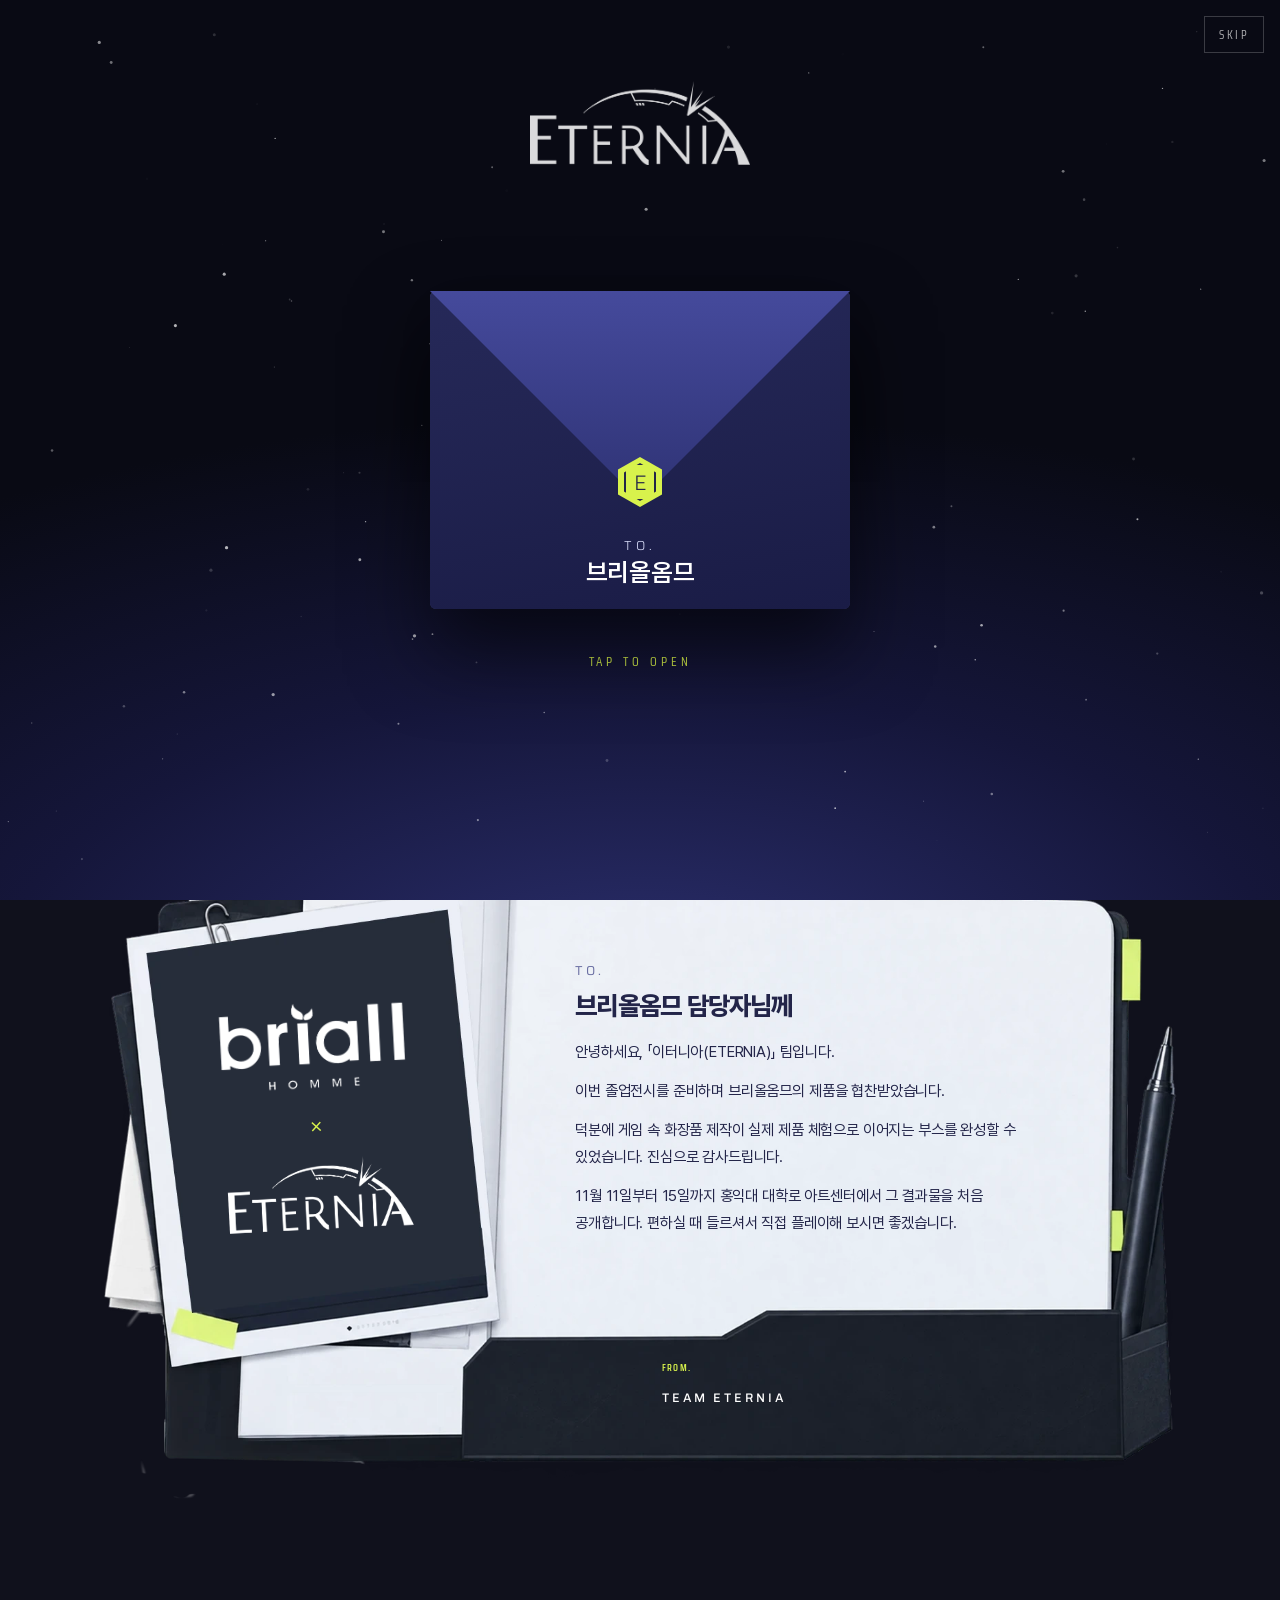
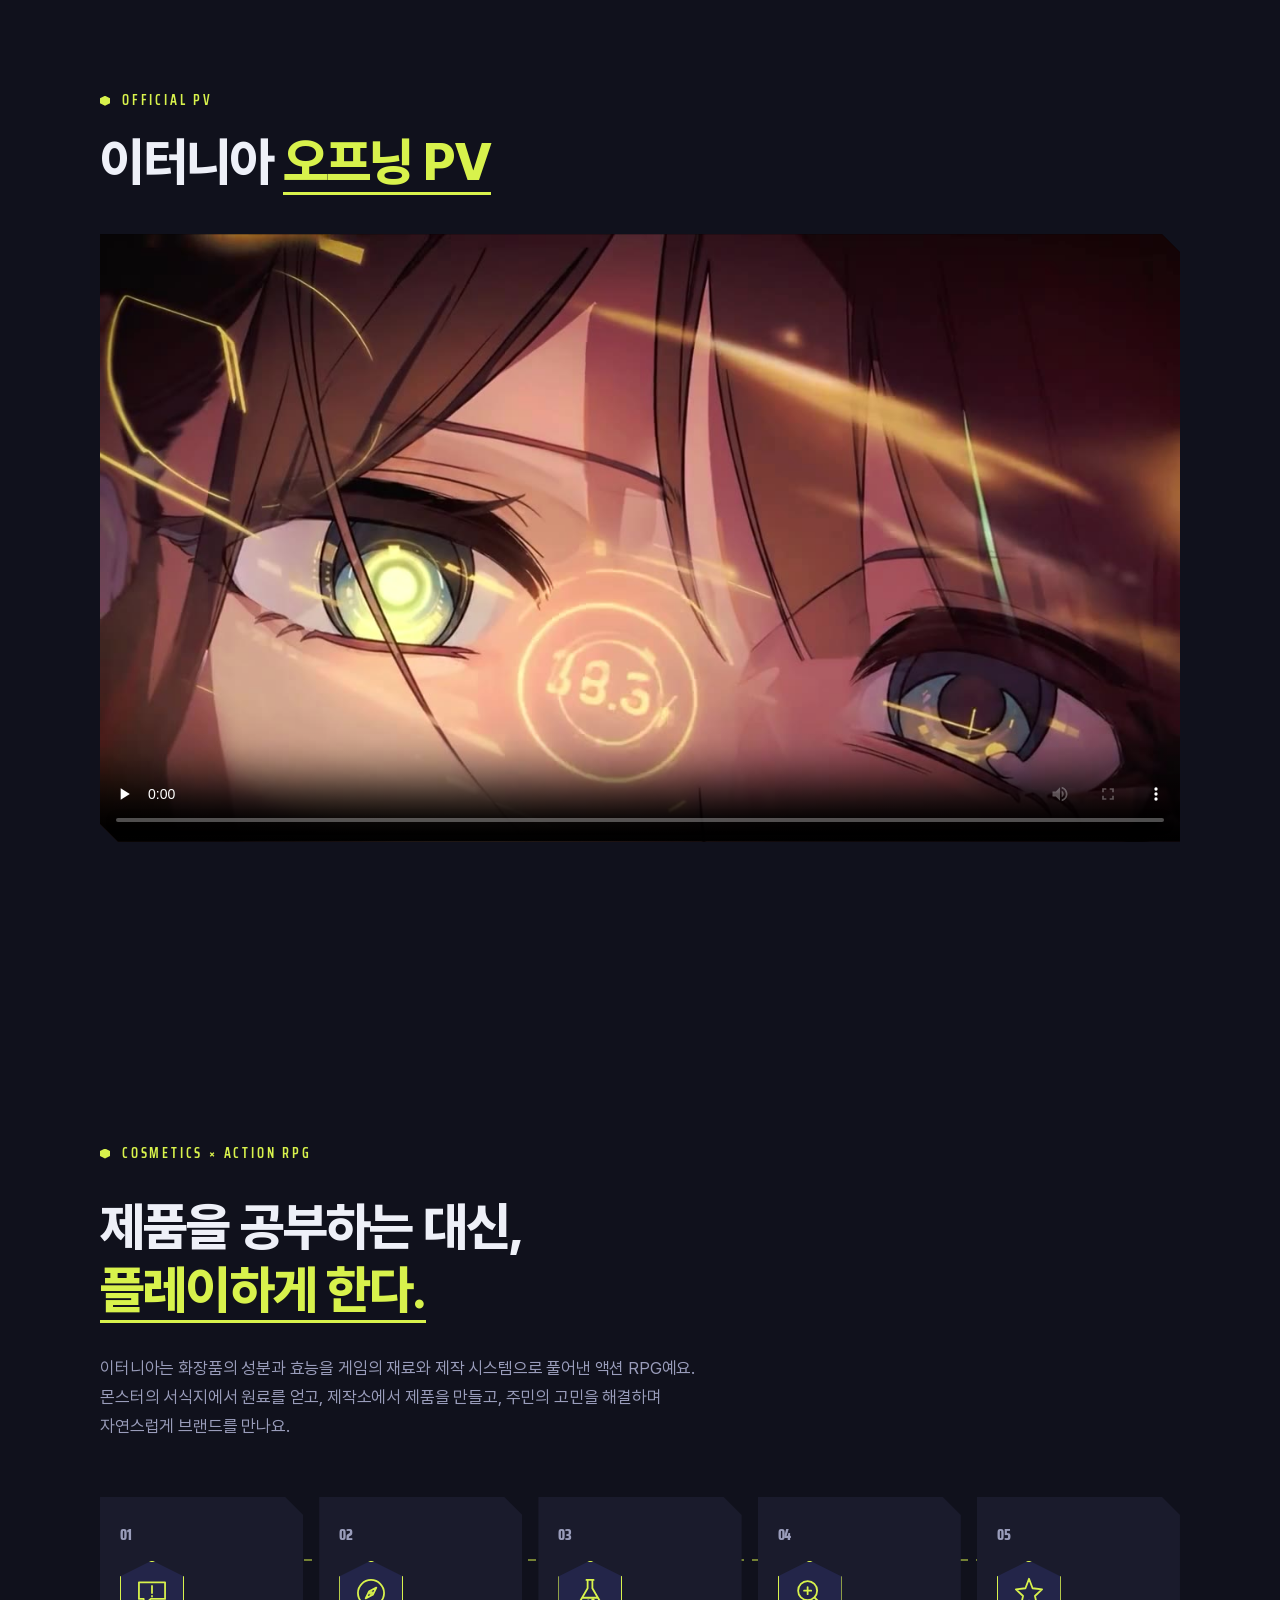
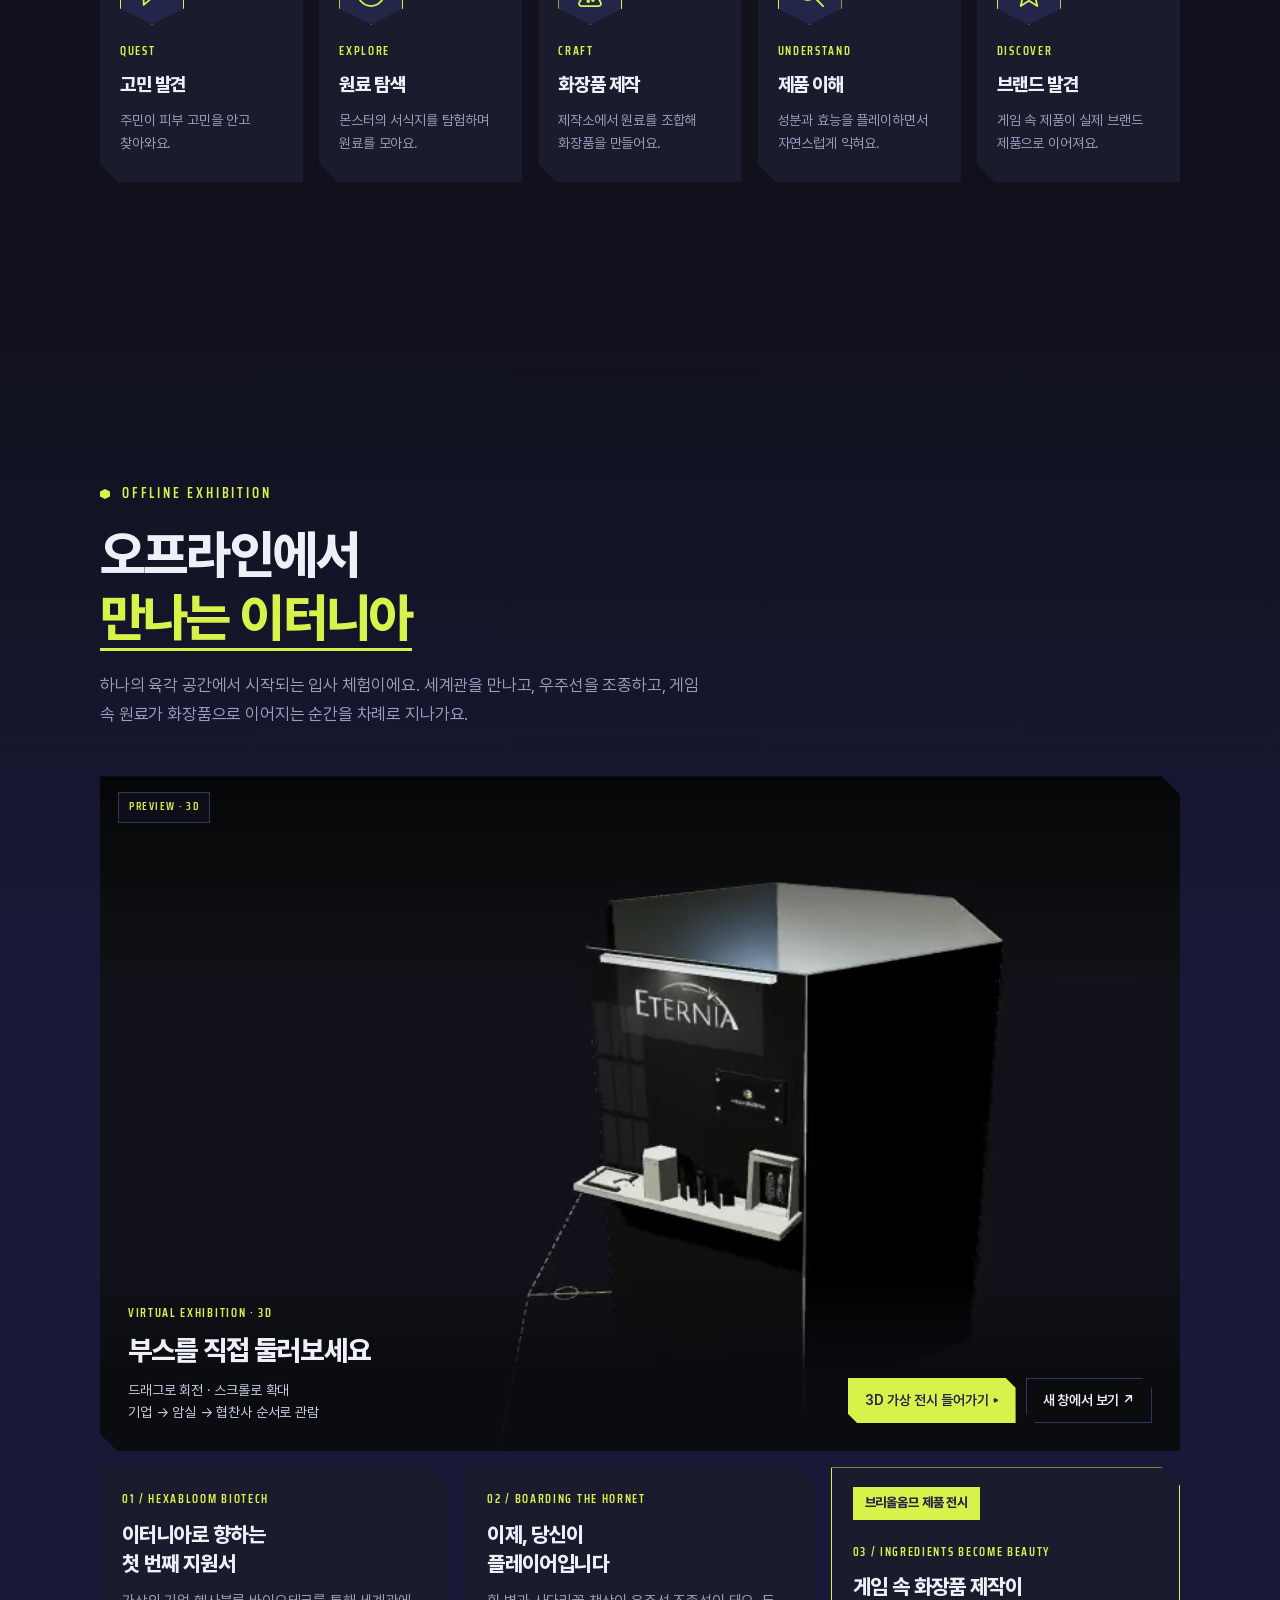
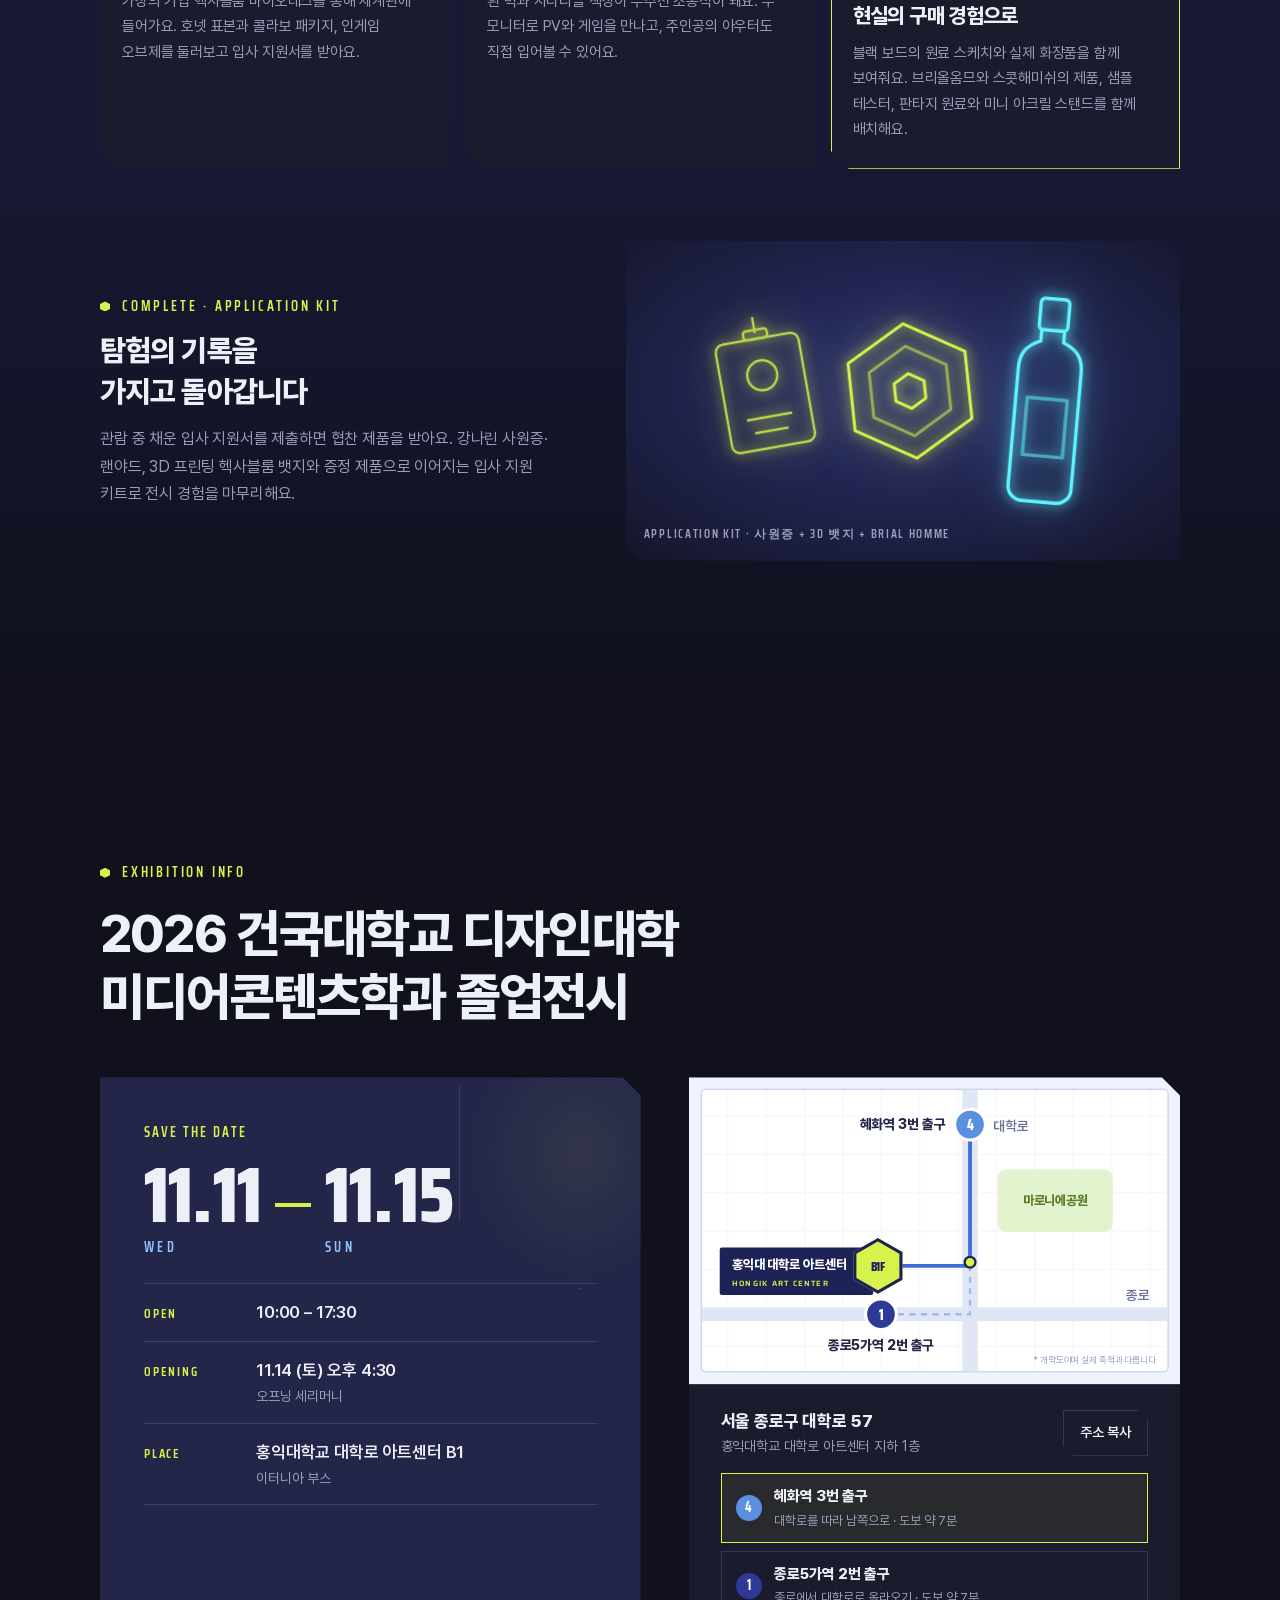
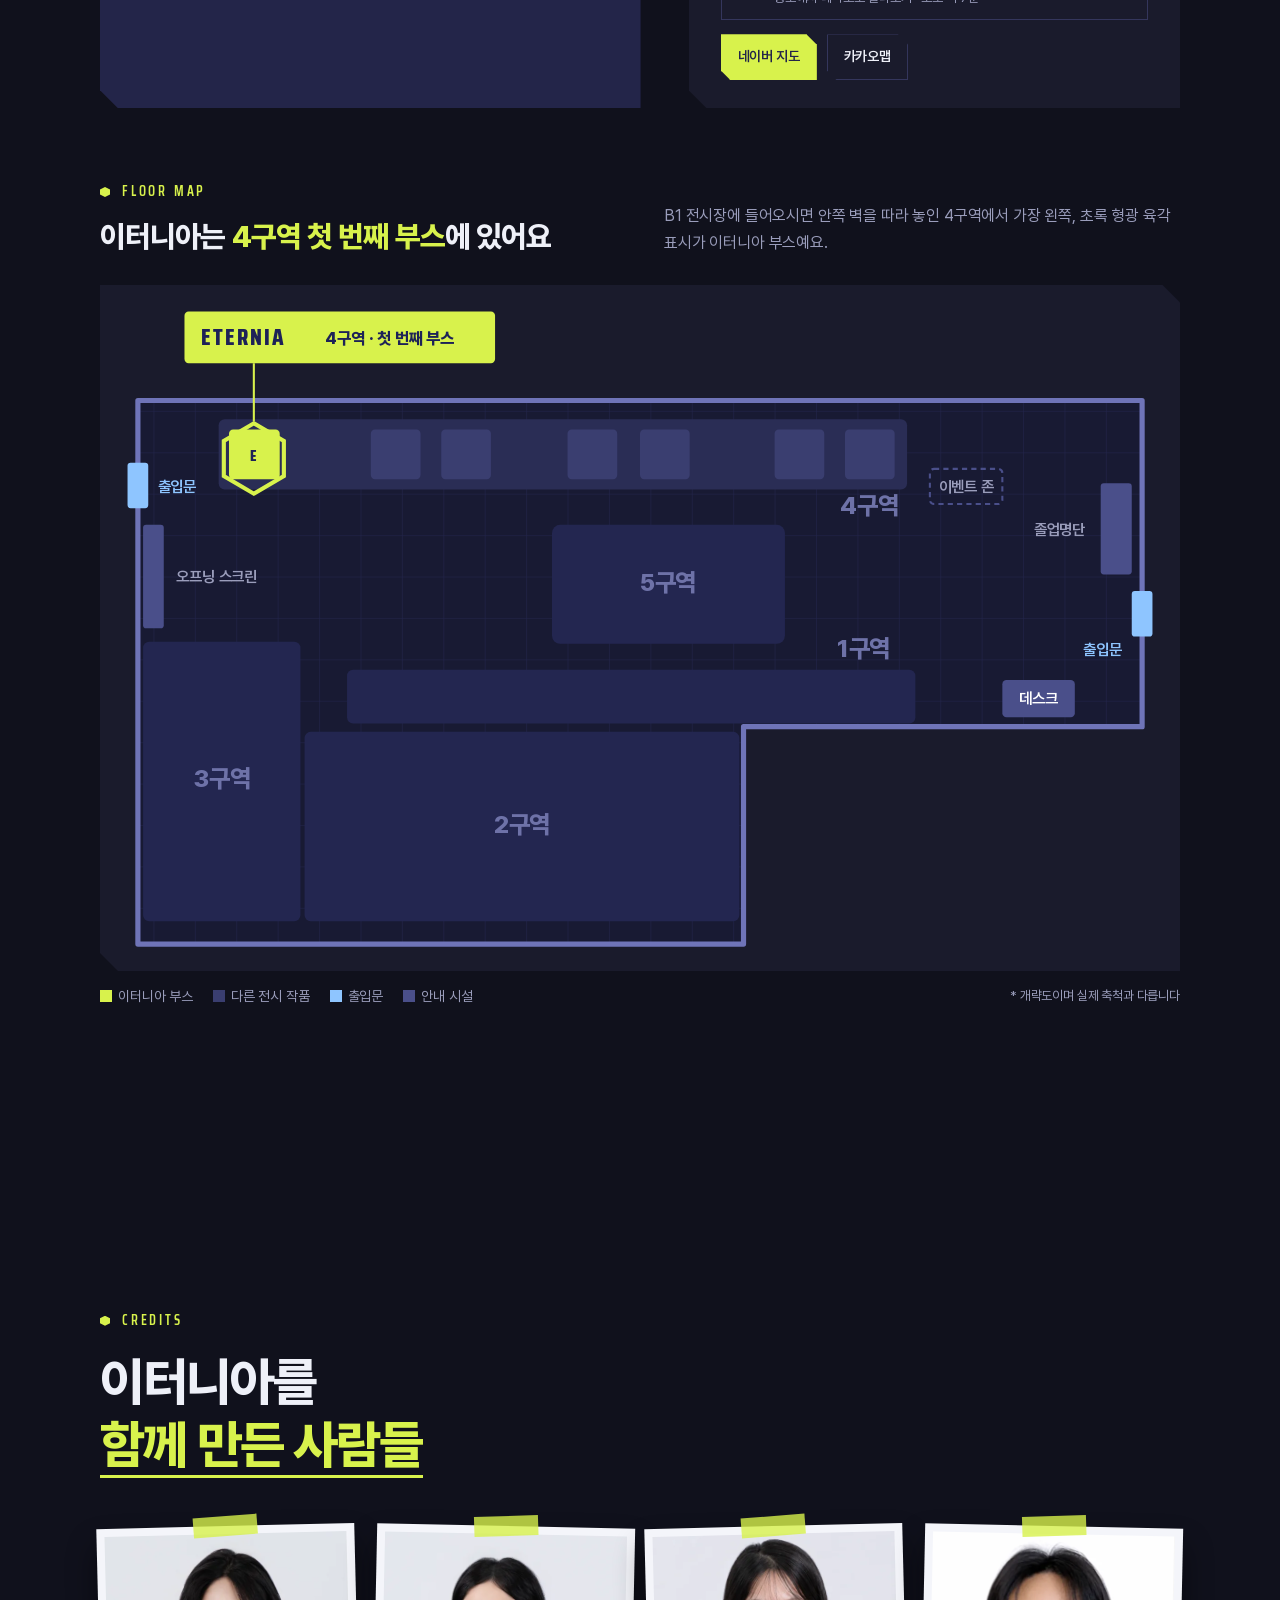
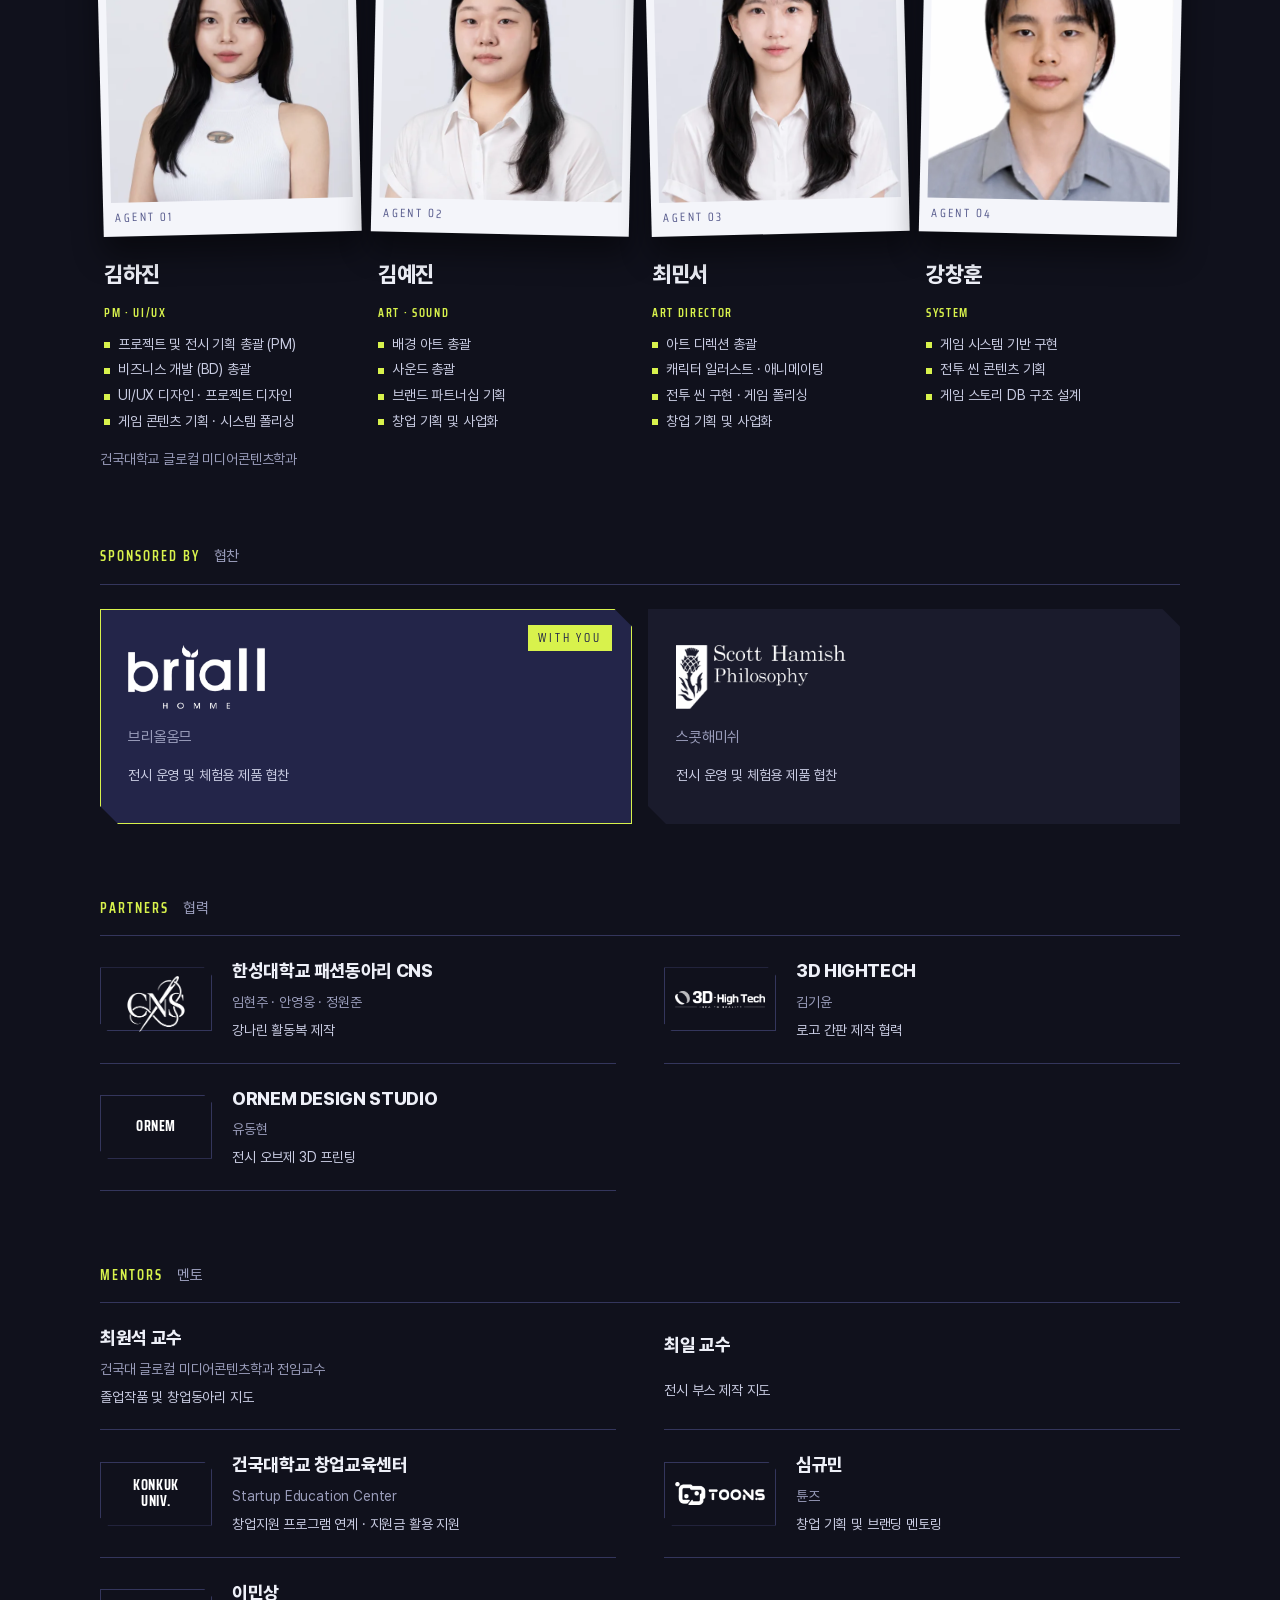
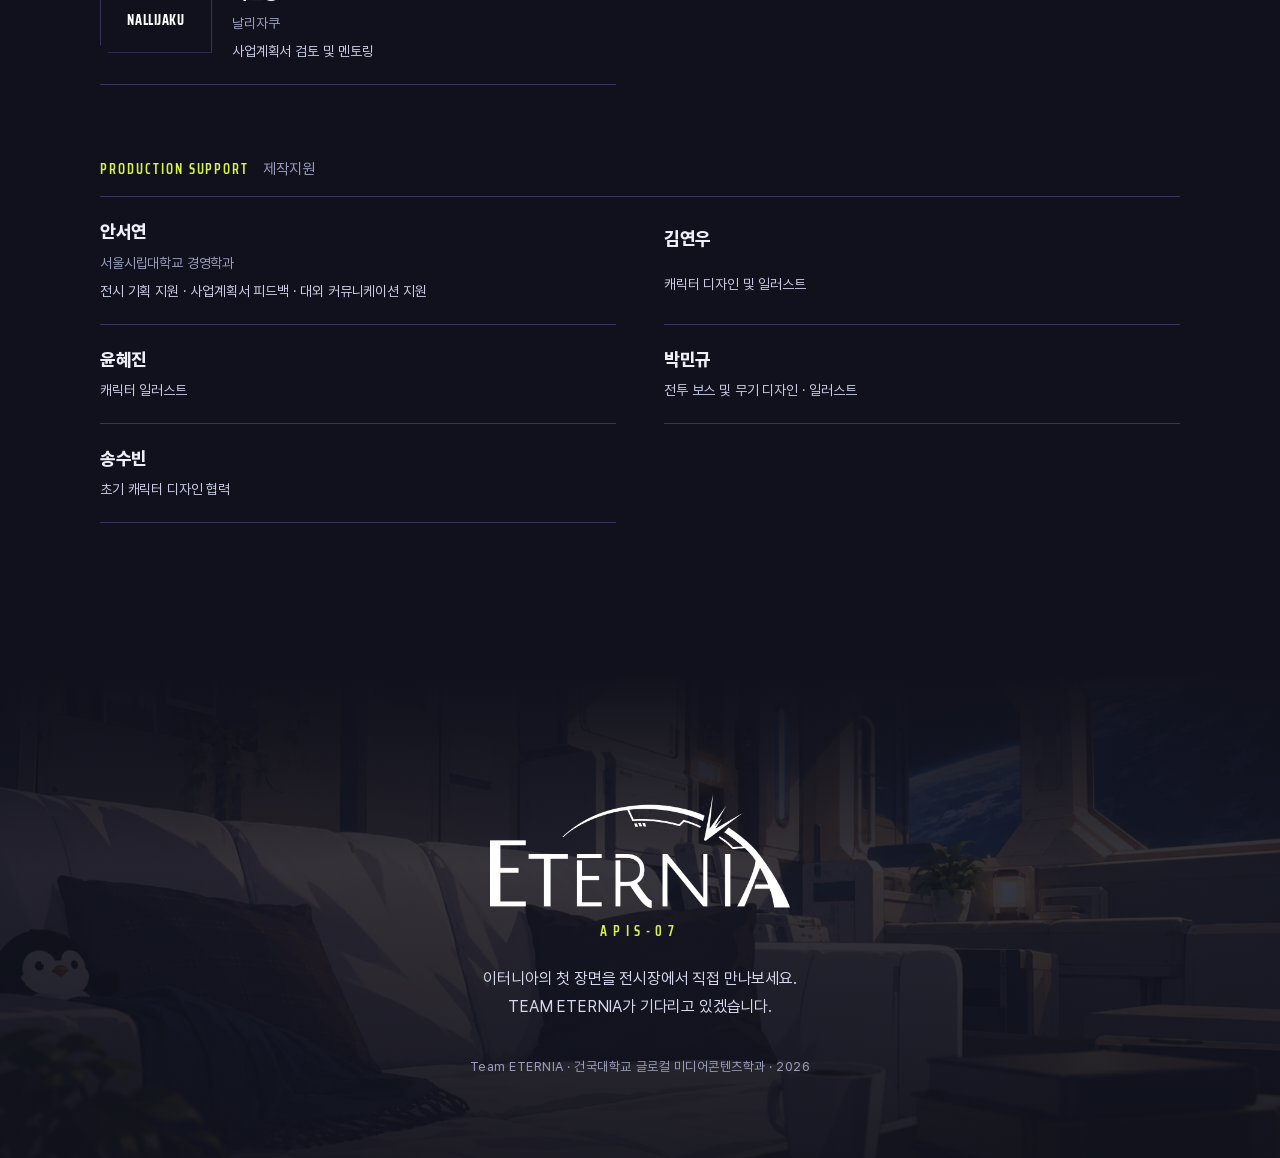
<file: sponsor/brial/index.html>
<!doctype html>
<html lang="ko">
<head>
<meta charset="utf-8">
<meta name="viewport" content="width=device-width,initial-scale=1,viewport-fit=cover">
<meta property="og:title" content="ETERNIA 졸업전시 초대장">
<meta property="og:description" content="이터니아의 세계로 당신을 초대합니다 · 2026.11.11–11.15 홍익대 대학로 아트센터 B1">
<style>[hidden]{display:none!important}body{margin:0}img{max-width:100%}</style>
<title>ETERNIA Invitation · brial HOMME</title>

<link rel="preconnect" href="https://fonts.googleapis.com">
<link rel="preconnect" href="https://fonts.gstatic.com" crossorigin>
<link rel="stylesheet" href="https://fonts.googleapis.com/css2?family=Saira+Condensed:wght@600;700;800&family=Saira:wght@300;400;500;600&display=swap">
<style>
@font-face{font-family:"PretendardSub";font-weight:400;font-display:swap;src:url(../fonts/pre-400.woff2) format("woff2")}
@font-face{font-family:"PretendardSub";font-weight:600;font-display:swap;src:url(../fonts/pre-600.woff2) format("woff2")}
@font-face{font-family:"PretendardSub";font-weight:800;font-display:swap;src:url(../fonts/pre-800.woff2) format("woff2")}

/* Layout: a game-UI "mission log" in deep station navy. Full-bleed key art, then quiet panels with cut corners,
   lime used only as a signal colour (highlights, seals, active states). Single committed dark look. */
:root{
  --void:#10111c;      /* page ground: space between panels */
  --navy:#232549;      /* Hajin's deep blue: panels, letter seal ink */
  --panel:#1a1b2c;     /* raised surfaces */
  --line:#34365c;      /* hairlines */
  --ink:#eef0f8;       /* primary text */
  --mute:#9a9dbb;      /* secondary text */
  --lime:#d8f24c;      /* ETERNIA signal lime */
  --sky:#8ec5ff;       /* station glass blue */
  --paper:#f4f5fa;     /* letter paper */
  --paper-ink:#232549;
  --f-kr:"PretendardSub","Pretendard","Apple SD Gothic Neo","Noto Sans KR",sans-serif;
  --f-hud:"Saira Condensed","Arial Narrow",sans-serif;
  --f-wide:"Saira","Segoe UI",sans-serif;
  --cut:polygon(0 0,calc(100% - 18px) 0,100% 18px,100% 100%,18px 100%,0 calc(100% - 18px));
  color-scheme:dark;
}
*{box-sizing:border-box}
html{scroll-behavior:smooth}
body{background:var(--void);color:var(--ink);font-family:var(--f-kr);word-break:keep-all;overflow-wrap:break-word;font-size:16px;line-height:1.7;letter-spacing:-.01em;overflow-x:hidden;-webkit-font-smoothing:antialiased}
body.locked{overflow:hidden}
img{max-width:100%;display:block}
a{color:inherit}
:focus-visible{outline:2px solid var(--lime);outline-offset:3px}
.wrap{max-width:1120px;margin:0 auto;padding-left:max(20px,env(safe-area-inset-left,0px));padding-right:max(20px,env(safe-area-inset-right,0px))}
.hud{font-family:var(--f-hud);text-transform:uppercase;letter-spacing:.14em;font-weight:600}
.eyebrow{display:flex;align-items:center;gap:12px;font-family:var(--f-hud);font-weight:600;letter-spacing:.2em;font-size:14px;color:var(--lime);text-transform:uppercase}
.eyebrow::before{content:"";width:10px;height:10px;background:var(--lime);clip-path:polygon(50% 0,100% 25%,100% 75%,50% 100%,0 75%,0 25%)}
h2{font-size:clamp(30px,4.6vw,52px);line-height:1.22;font-weight:800;letter-spacing:-.035em;margin:18px 0 0;text-wrap:balance}
h2 em{font-style:normal;color:var(--lime)}
.lede{color:var(--mute);max-width:36em;margin:20px 0 0;font-size:17px}
section{padding-block:clamp(88px,12vw,150px)}

/* ============ INTRO ============ */
#intro{position:fixed;inset:0;z-index:50;display:grid;place-items:center;overflow:hidden;
  background:radial-gradient(120% 80% at 50% 110%,#2b2f6e 0%,#15163a 42%,#090a14 80%);transition:opacity 1s ease,visibility 1s}
#intro.gone{opacity:0;visibility:hidden}
#stars{position:absolute;inset:0;width:100%;height:100%}
.intro-skip{position:absolute;top:calc(16px + env(safe-area-inset-top,0px));right:max(16px,env(safe-area-inset-right,0px));z-index:3;background:none;border:1px solid #ffffff33;color:#ffffffaa;font-family:var(--f-hud);letter-spacing:.2em;font-size:12px;padding:8px 14px;cursor:pointer}
.intro-logo{position:absolute;top:calc(9vh + env(safe-area-inset-top,0px));left:50%;transform:translateX(-50%);width:min(46vw,220px);opacity:.85;transition:opacity .8s,transform .8s}
.stage{position:relative;width:min(86vw,420px);aspect-ratio:1.32;z-index:2}
.env{position:absolute;inset:0}
.env>*{transition:transform 1s cubic-bezier(.6,0,.3,1),opacity .7s ease}
.env-back{position:absolute;inset:0;z-index:1;background:linear-gradient(160deg,#2e3166,#1d1f45);border-radius:6px;box-shadow:0 40px 80px #0009,0 0 0 1px #ffffff14 inset}
.env-front{position:absolute;inset:0;z-index:4;border-radius:6px;background:linear-gradient(170deg,#262959,#1a1c46);
  clip-path:polygon(0 0,50% 58%,100% 0,100% 100%,0 100%);display:flex;align-items:flex-end;justify-content:center;padding-bottom:4.5%}
.env-to{font-family:var(--f-wide);font-weight:300;color:#dfe3ff;font-size:13px;letter-spacing:.3em;text-align:center;line-height:1.4}
.env-to b{display:block;font-family:var(--f-kr);font-weight:600;font-size:clamp(19px,5.4vw,25px);letter-spacing:-.01em;color:#fff}
.flap{position:absolute;left:0;right:0;top:0;height:66%;z-index:5;transform-origin:top;transition:transform .6s cubic-bezier(.5,0,.3,1),z-index 0s .3s,opacity .7s ease;
  background:linear-gradient(180deg,#454a9c,#2f3375);clip-path:polygon(0 0,100% 0,50% 100%)}
.seal{position:absolute;left:50%;top:60%;z-index:6;width:44px;height:50px;border:0;padding:0;transform:translate(-50%,-50%);display:grid;place-items:center;
  background:var(--lime);clip-path:polygon(50% 0,100% 25%,100% 75%,50% 100%,0 75%,0 25%);transition:transform .5s,opacity .5s;cursor:pointer}
.seal span{font-family:var(--f-wide);font-weight:300;font-size:21px;color:var(--navy);line-height:1}
.seal::after{content:"";position:absolute;inset:6px;clip-path:inherit;border:0;box-shadow:0 0 0 2px var(--navy) inset;background:transparent}
.tap{position:absolute;left:50%;bottom:-64px;transform:translateX(-50%);white-space:nowrap;font-family:var(--f-hud);letter-spacing:.3em;font-size:13px;color:var(--lime);animation:blink 2s ease-in-out infinite}
@keyframes blink{50%{opacity:.35}}

/* letter: 4 folded panels that cascade open */
.lmask{position:fixed;left:0;right:0;top:0;height:var(--mh,50vh);overflow:hidden;z-index:3;pointer-events:none;transition:height 1s cubic-bezier(.45,0,.2,1)}
.letter{position:absolute;left:var(--lx,6%);width:var(--lw,88%);top:var(--ly,6%);background:var(--paper);color:var(--paper-ink);border-radius:4px;text-align:center;pointer-events:auto;
  box-shadow:0 20px 50px #0007;transition:transform .9s cubic-bezier(.45,0,.2,1);will-change:transform}
.fold{padding:14px 22px}
.fold+.fold{border-top:1px dashed #23254922}
.letter .f1{padding-top:22px}
.letter .f4{padding-bottom:24px}
/* keep every intro layer composited from the start: avoids the letter vanishing when layers re-squash mid-animation */
.env>*,.lmask{will-change:transform}
.f1 .to{font-family:var(--f-wide);font-size:13px;letter-spacing:.24em;color:#6b6fa3}
.f1 .who{font-weight:800;font-size:clamp(20px,5.6vw,26px);letter-spacing:-.02em}
.f2 img{width:58%;margin:4px auto;filter:brightness(0) saturate(100%) invert(14%) sepia(22%) saturate(2300%) hue-rotate(216deg)}
.f3 .big{font-weight:800;font-size:clamp(22px,6.4vw,32px);line-height:1.3;letter-spacing:-.04em}
.f3 .big span{background:linear-gradient(transparent 60%,var(--lime) 60%)}
.f4 .when{font-family:var(--f-hud);font-size:15px;letter-spacing:.14em;color:#565a8c}
.enter{margin-top:12px;font:inherit;font-family:var(--f-hud);font-weight:700;letter-spacing:.24em;font-size:15px;color:var(--lime);background:var(--navy);border:0;padding:12px 26px;cursor:pointer;clip-path:var(--cut)}
#intro.open .flap{transform:scaleY(-1);z-index:2}
#intro.open .seal{transform:translate(-50%,-50%) scale(1.5);opacity:0}
#intro.open .tap{opacity:0;animation:none}
#intro.lift .letter{transform:translate3d(0,var(--lift,-60%),0)}
#intro.unfold .lmask{height:100%;z-index:7}
#intro.unfold .env>*{transform:translate3d(0,70%,0);opacity:0}
#intro.unfold .letter{transform:translate3d(0,var(--center,-30%),0);transition-duration:1s}
#intro.unfold .intro-logo{opacity:0;transform:translate(-50%,-20px)}

/* ============ HERO ============ */
.hero{position:relative;min-height:min(92vh,900px);display:flex;align-items:flex-end;padding-block:0 clamp(40px,7vw,80px);overflow:hidden;isolation:isolate}
.hero{background:radial-gradient(80% 90% at 85% 25%,#3b6cc4 0%,#203a86 40%,#151735 75%,var(--void) 100%)}
.hero>img{position:absolute;inset:0;width:100%;height:100%;object-fit:cover;object-position:55% 22%;z-index:-2}
.hero-logo{width:clamp(180px,24vw,320px);margin-bottom:22px;filter:drop-shadow(0 4px 20px #0b1a4a88)}
@media (min-width:900px){.hero>img{left:auto;width:min(60%,980px);object-position:50% 20%;-webkit-mask-image:linear-gradient(90deg,transparent 0,#000 45%);mask-image:linear-gradient(90deg,transparent 0,#000 45%)}}
.hero::after{content:"";position:absolute;inset:0;z-index:-1;background:linear-gradient(180deg,#10111c66 0%,transparent 22%,transparent 40%,#10111cd9 74%,var(--void) 100%)}
.hero .wrap{width:100%}
.hero-top{position:absolute;top:calc(20px + env(safe-area-inset-top,0px));left:0;right:0}
.hero-top .wrap{display:flex;justify-content:space-between;gap:16px;font-family:var(--f-hud);letter-spacing:.2em;font-size:13px;color:#fff}
.hero-top b{color:var(--lime);font-weight:600}
.hero-to{font-family:var(--f-wide);font-weight:300;letter-spacing:.18em;font-size:14px;color:#e6e9ff;text-transform:uppercase}
.hero h1{margin:10px 0 0;font-size:clamp(34px,6.4vw,74px);line-height:1.12;font-weight:800;letter-spacing:-.045em;text-wrap:balance;max-width:12em;text-shadow:0 4px 30px #0b0c2a88}
.hero h1 em{font-style:normal;color:var(--lime)}
.hero-meta{display:flex;flex-wrap:wrap;gap:10px 28px;margin-top:26px;font-family:var(--f-hud);letter-spacing:.12em;font-size:15px;color:#d8dcf5}
.hero-meta .kr{font-style:normal;font-family:var(--f-kr);letter-spacing:-.01em;font-weight:500}
.hero-meta span b{color:#fff;font-weight:700;margin-right:8px}

/* ============ LETTER ============ */
.letter-sec{padding-top:40px}
.paper{position:relative;max-width:760px;margin:0 auto;background:var(--paper);color:var(--paper-ink);padding:clamp(36px,7vw,72px) clamp(24px,7vw,80px);clip-path:var(--cut)}
.paper .to{font-family:var(--f-wide);letter-spacing:.24em;font-size:13px;color:#6b6fa3}
.paper .who{font-size:clamp(24px,4vw,32px);font-weight:800;letter-spacing:-.03em;margin:4px 0 28px}
.paper p{margin:0 0 1.1em;font-size:17px;line-height:1.95;max-width:34em}
.paper .sign{margin-top:36px;display:flex;align-items:center;gap:16px;flex-wrap:wrap}
.paper .sign small{display:block;font-family:var(--f-hud);font-size:13px;color:#6b6fa3;letter-spacing:.2em}
.paper .sign strong{font-family:var(--f-wide);font-weight:500;font-size:13px;letter-spacing:.22em}
.paper-seal{position:absolute;right:clamp(20px,5vw,48px);top:clamp(24px,5vw,44px);width:54px;height:62px;display:grid;place-items:center;background:var(--navy);
  clip-path:polygon(50% 0,100% 25%,100% 75%,50% 100%,0 75%,0 25%);font-family:var(--f-wide);font-weight:300;color:var(--lime);font-size:26px}

/* ============ WORLD / GALLERY ============ */
.world-head{display:grid;grid-template-columns:1fr;gap:12px}
.loop{display:grid;grid-template-columns:repeat(5,minmax(0,1fr));margin-top:44px;border:1px solid var(--line);background:var(--panel)}
.loop div{padding:16px 18px;border-left:1px solid var(--line);min-width:0}
.loop div:first-child{border-left:0;box-shadow:0 -3px 0 var(--lime) inset}
.loop small{display:block;font-family:var(--f-hud);letter-spacing:.14em;font-size:12px;color:var(--mute)}
.loop b{font-size:16px;font-weight:600}
.shots{display:grid;grid-template-columns:repeat(12,minmax(0,1fr));gap:16px;margin-top:20px}
.shot{position:relative;margin:0;overflow:hidden;background:var(--panel);clip-path:var(--cut)}
.shot img{width:100%;height:100%;object-fit:cover;aspect-ratio:16/9;transition:transform 1.2s cubic-bezier(.2,.6,.2,1)}
.shot:hover img{transform:scale(1.035)}
.shot figcaption{position:absolute;left:0;bottom:0;right:0;padding:40px 20px 16px;background:linear-gradient(transparent,#0c0d18e6);display:flex;align-items:baseline;gap:12px;flex-wrap:wrap}
.shot figcaption .hud{font-size:12px;color:var(--lime)}
.shot figcaption span:last-child{font-size:15px;font-weight:600}
.s-wide{grid-column:span 12}
.s-half{grid-column:span 6}

/* ============ BOOTH ============ */
.booth{background:linear-gradient(180deg,var(--void),#171936 30%,#171936 70%,var(--void))}
.booth-grid{display:grid;grid-template-columns:minmax(0,5fr) minmax(0,7fr);gap:clamp(24px,5vw,64px);align-items:center;margin-top:48px}
.booth-hero{position:relative;background:radial-gradient(70% 60% at 50% 55%,#e8f0ff 0%,#c9d8f5 55%,#a9bce6 100%);clip-path:var(--cut);display:grid;place-items:center;padding:28px;aspect-ratio:1}
.booth-hero img{width:82%;mix-blend-mode:multiply}
.booth-hero .tag{position:absolute;left:18px;top:16px;color:var(--navy);font-size:12px}
.spec{display:grid;grid-template-columns:repeat(3,minmax(0,1fr));gap:1px;background:var(--line);border:1px solid var(--line);margin-top:28px}
.spec div{background:var(--panel);padding:16px 18px}
.spec small{display:block;color:var(--mute);font-family:var(--f-hud);letter-spacing:.14em;font-size:12px}
.spec b{font-family:var(--f-hud);font-size:26px;font-weight:700;letter-spacing:.02em;font-variant-numeric:tabular-nums}
.spec b i{font-style:normal;font-size:14px;color:var(--mute);margin-left:3px}
.dp{margin-top:56px;display:grid;grid-template-columns:minmax(0,7fr) minmax(0,5fr);gap:clamp(24px,5vw,56px);align-items:center}
.dp-img{background:#e9eaf0;clip-path:var(--cut)}
.dp-img img{width:100%}
.dp h3,.booth h3{font-size:clamp(22px,2.8vw,30px);font-weight:800;letter-spacing:-.03em;line-height:1.35;margin:12px 0 0}
.dp h3 em{font-style:normal;color:var(--lime)}
.dp p,.booth-copy p{color:var(--mute);margin:14px 0 0}
.plan{margin-top:56px;background:#f3f5fa;clip-path:var(--cut);padding:clamp(12px,3vw,28px)}
.plan img{width:100%}

/* ============ INFO ============ */
.info{display:grid;grid-template-columns:minmax(0,1.1fr) minmax(0,1fr);gap:clamp(24px,4vw,48px);margin-top:48px}
.date-card{background:var(--navy);clip-path:var(--cut);padding:clamp(28px,4vw,44px);position:relative;overflow:hidden}
.date-card::after{content:"";position:absolute;right:-60px;top:-60px;width:240px;height:270px;border:1px solid #ffffff1c;clip-path:polygon(50% 0,100% 25%,100% 75%,50% 100%,0 75%,0 25%);background:radial-gradient(#d8f24c14,transparent 70%)}
.dates{display:flex;align-items:flex-end;gap:14px;margin-top:14px}
.dates .d{font-family:var(--f-hud);font-weight:800;font-size:clamp(46px,6.2vw,84px);line-height:.9;letter-spacing:-.01em;font-variant-numeric:tabular-nums}
.dates .d small{display:block;font-size:14px;font-weight:600;letter-spacing:.24em;color:var(--sky);margin-top:10px}
.dates .dash{width:36px;height:4px;background:var(--lime);margin-bottom:46px}
.rows{margin-top:30px;border-top:1px solid #ffffff22}
.row{display:grid;grid-template-columns:96px minmax(0,1fr);gap:16px;padding:14px 0;border-bottom:1px solid #ffffff22;align-items:baseline}
.row .hud{font-size:13px;color:var(--lime)}
.row span:last-child{font-size:17px;font-weight:600}
.nw{white-space:nowrap}
.row small{display:block;font-size:14px;color:var(--mute);font-weight:400}
.map{background:var(--panel);clip-path:var(--cut);display:flex;flex-direction:column}
.map svg{width:100%;height:auto;display:block}
.map-body{padding:22px clamp(20px,3vw,32px) 28px;display:grid;gap:14px}
.addr{display:flex;align-items:center;justify-content:space-between;gap:12px;flex-wrap:wrap}
.addr b{font-size:17px}
.btns{display:flex;gap:10px;flex-wrap:wrap}
.btn{font:inherit;font-size:14px;font-weight:600;color:var(--ink);background:transparent;border:1px solid var(--line);padding:10px 16px;text-decoration:none;cursor:pointer;display:inline-flex;align-items:center;gap:8px;clip-path:polygon(0 0,calc(100% - 10px) 0,100% 10px,100% 100%,10px 100%,0 calc(100% - 10px))}
.btn:hover{border-color:var(--lime);color:var(--lime)}
.btn.lime{background:var(--lime);color:var(--navy);border-color:var(--lime)}
.transit{display:grid;gap:10px;margin:0;padding:0;list-style:none}
.transit li{display:flex;gap:12px;align-items:center;font-size:15px}
.line-badge{flex:none;width:26px;height:26px;border-radius:50%;display:grid;place-items:center;font-family:var(--f-hud);font-weight:700;font-size:14px;color:#fff}

/* ============ CREDITS ============ */
.team{display:grid;grid-template-columns:repeat(4,minmax(0,1fr));gap:16px;margin-top:48px}
.member{background:var(--panel);clip-path:var(--cut);display:flex;flex-direction:column}
.member .ph{aspect-ratio:4/4.6;overflow:hidden;background:#dfe2ec}
.member .ph img{width:100%;height:100%;object-fit:cover;object-position:50% 18%}
.member .body{padding:18px 18px 22px;display:grid;gap:10px}
.member h3{margin:0;font-size:22px;font-weight:800;letter-spacing:-.02em;display:flex;align-items:baseline;gap:8px;flex-wrap:wrap}
.member h3 small{display:block;width:100%;margin-top:2px;font-family:var(--f-hud);font-size:12px;letter-spacing:.14em;color:var(--lime);font-weight:600}
.member ul{margin:0;padding:0;list-style:none;display:grid;gap:4px}
.member li{font-size:14px;color:#c9cce2;padding-left:14px;position:relative;line-height:1.55}
.member li::before{content:"";position:absolute;left:0;top:.62em;width:6px;height:6px;background:var(--lime)}
.group{margin-top:72px}
.group-title{display:flex;align-items:baseline;gap:14px;padding-bottom:14px;border-bottom:1px solid var(--line)}
.group-title .hud{color:var(--lime);font-size:14px}
.group-title span:last-child{color:var(--mute);font-size:15px}
.list{display:grid;grid-template-columns:repeat(2,minmax(0,1fr));column-gap:48px}
.item{display:grid;grid-template-columns:minmax(0,1fr);gap:4px 20px;align-items:center;padding:20px 0;border-bottom:1px solid var(--line)}
.item.has-logo{grid-template-columns:112px minmax(0,1fr)}
.item .nm{font-size:18px;font-weight:700;letter-spacing:-.02em}
.item .org{font-size:14px;color:var(--mute)}
.item .role{font-size:14px;color:#c9cce2;grid-column:1/-1}
.item.has-logo .nm,.item.has-logo .org,.item.has-logo .role{grid-column:2}
.logo-chip{grid-row:span 3;width:112px;height:64px;background:transparent;border:1px solid var(--line);display:grid;place-items:center;padding:8px 10px;clip-path:polygon(0 0,calc(100% - 8px) 0,100% 8px,100% 100%,8px 100%,0 calc(100% - 8px))}
.logo-chip img{width:100%;height:100%;max-width:100%;object-fit:contain}
.logo-chip.word{font-family:var(--f-hud);font-weight:700;color:#fff;letter-spacing:.04em;font-size:14px;text-align:center;line-height:1.1}

.sponsors{display:grid;grid-template-columns:repeat(2,minmax(0,1fr));gap:16px;margin-top:24px}
.sp{position:relative;background:var(--panel);clip-path:var(--cut);padding:36px 28px;display:grid;gap:6px;justify-items:start}
.sp .mark-img{height:clamp(44px,6vw,64px);width:auto;margin-bottom:10px}
.sp .mark{font-family:var(--f-wide);font-weight:500;font-size:clamp(24px,3.4vw,36px);letter-spacing:.06em}
.sp .kr{color:var(--mute);font-size:15px}
.sp .what{font-size:14px;color:#c9cce2;margin-top:8px}
.sp.you{background:var(--navy);box-shadow:0 0 0 1px var(--lime) inset}
.sp.you::before{content:"WITH YOU";position:absolute;top:16px;right:20px;font-family:var(--f-hud);letter-spacing:.24em;font-size:12px;color:var(--navy);background:var(--lime);padding:3px 10px}

/* ============ FOOTER ============ */
footer{position:relative;overflow:hidden;padding-block:120px 80px;text-align:center;isolation:isolate}
footer>img.bg{position:absolute;inset:0;width:100%;height:100%;object-fit:cover;z-index:-2;opacity:.42}
footer::after{content:"";position:absolute;inset:0;z-index:-1;background:linear-gradient(var(--void),#10111c99 40%,#10111cdd)}
footer .logo{width:min(70vw,300px);margin:0 auto}
footer p{margin:22px auto 0;max-width:30em;color:#d6d9ee}
footer small{display:block;margin-top:36px;color:var(--mute);font-size:13px;letter-spacing:.04em}

/* mission log rail (desktop) */
.rail{position:fixed;right:max(18px,env(safe-area-inset-right,0px));top:50%;transform:translateY(-50%);z-index:20;display:grid;gap:4px;font-family:var(--f-hud);font-size:13px;letter-spacing:.1em}
.rail a{text-decoration:none;color:var(--mute);display:flex;justify-content:flex-end;align-items:center;gap:0;cursor:pointer}
.rail .rn{display:inline-block;min-width:38px;text-align:center;padding:5px 8px;transition:color .3s,background .3s,transform .3s}
.rail .rl{font-family:var(--f-kr);font-size:13px;letter-spacing:0;color:var(--ink);white-space:nowrap;max-width:0;overflow:hidden;opacity:0;padding:5px 0;background:#1a1b2ce6;transition:max-width .35s cubic-bezier(.2,.6,.2,1),opacity .3s,padding .35s}
.rail a:hover .rl,.rail a:focus-visible .rl{max-width:120px;opacity:1;padding:5px 12px}
.rail a:hover .rn{color:var(--lime);transform:translateX(-2px)}
.rail a.on .rn{background:var(--lime);color:var(--navy)}
.rail a.on:hover .rn{color:var(--navy)}
.rail-title{writing-mode:vertical-rl;justify-self:end;color:#ffffff55;letter-spacing:.3em;font-size:12px;margin-bottom:14px}


/* dossier letter: Hajin's in-game file UI, text laid on the paper */
.dossier{position:relative;container-type:inline-size;max-width:1080px;margin:0 auto}
.dossier .frame{position:relative;z-index:1;width:100%}
.dossier .pol{position:absolute;z-index:2;left:4.3%;top:6.7%;width:31.3%;height:66.4%}
.dossier .collab{position:absolute;left:16%;right:16%;top:12%;bottom:14%;display:flex;flex-direction:column;align-items:center;justify-content:center;gap:2cqw;transform:rotate(-3deg)}
.dossier .collab img{width:80%;max-height:30%;object-fit:contain}
.dossier .collab span{font-family:var(--f-wide);font-weight:300;color:var(--lime);font-size:2.6cqw;line-height:1}
.dossier .page{position:absolute;z-index:2;left:40%;top:6.5%;width:51%;height:62%;color:var(--paper-ink);display:flex;flex-direction:column;justify-content:center;padding:0 4cqw}
.dossier .to{font-family:var(--f-wide);letter-spacing:.24em;font-size:clamp(10px,1.2cqw,13px);color:#6b6fa3}
.dossier .who{font-weight:800;font-size:clamp(16px,3.1cqw,32px);letter-spacing:-.03em;line-height:1.25;margin-top:.3em;word-break:keep-all}
.dossier .body p{margin:0 0 .8em;font-size:1.42cqw;line-height:1.75}
.dossier .body{margin-top:1.6cqw}
.dossier .pocket{position:absolute;z-index:2;left:52%;top:78%;width:40%;display:flex;align-items:baseline;gap:1cqw;color:#fff}
.dossier .pocket .hud{color:var(--lime);font-size:.9cqw}
.dossier .pocket b{font-family:var(--f-wide);font-size:1.15cqw;font-weight:500;letter-spacing:.24em}
.narrow-only{margin-top:20px}
.dossier .wide-only{display:none}
@container (min-width:900px){ .dossier .wide-only{display:block} .dossier .pocket.wide-only{display:grid} .dossier .who{font-size:2.4cqw} }
@media (min-width:980px){ .narrow-only{display:none} }
/* polaroid team photos */
.member{background:none;clip-path:none;overflow:visible}
.member .ph{position:relative;aspect-ratio:auto;overflow:visible;background:#f4f5fa;padding:8px 8px 34px;box-shadow:0 18px 30px #0007;transform:rotate(-1.4deg)}
.member:nth-child(even) .ph{transform:rotate(1.2deg)}
.member .ph img{aspect-ratio:4/4.4;height:auto}
.member .ph::after{content:"";position:absolute;top:-10px;left:50%;width:64px;height:20px;transform:translateX(-50%) rotate(-3deg);background:#d8f24ccc}
.member .ph .no{position:absolute;left:12px;bottom:9px;font-family:var(--f-hud);letter-spacing:.2em;font-size:12px;color:#565a8c}
.member .body{padding:22px 4px 0}


.bt-hero{margin:48px 0 0;position:relative;background:#14152a;clip-path:var(--cut)}
.bt-hero img{width:100%;aspect-ratio:16/10;object-fit:cover}
.bt-hero figcaption{position:absolute;left:clamp(14px,3vw,28px);bottom:clamp(14px,3vw,28px);display:flex;flex-wrap:wrap;gap:8px}
.bt-hero figcaption span{font-size:13px;font-weight:600;padding:6px 12px;background:#10111ccc;border:1px solid var(--line);color:var(--ink)}
.route{display:grid;grid-template-columns:repeat(3,minmax(0,1fr));gap:16px;margin-top:16px}
.stop{background:var(--panel);clip-path:var(--cut);display:flex;flex-direction:column}
.stop-img{position:relative;background:#14152a}
.stop-img img{width:100%;aspect-ratio:4/3;object-fit:cover}
.stop-body{padding:22px 22px 26px;display:grid;gap:10px}
.stop-body .hud{font-size:12px;color:var(--lime)}
.stop-body h3{margin:0;font-size:21px;line-height:1.4;letter-spacing:-.03em;font-weight:800}
.stop-body p{margin:0;color:var(--mute);font-size:15px}
.stop.yours{box-shadow:0 0 0 1px var(--lime) inset}
.stop .badge{position:absolute;left:14px;top:14px;background:var(--lime);color:var(--navy);font-size:13px;font-weight:800;padding:5px 12px}
.kit{display:grid;grid-template-columns:minmax(0,5fr) minmax(0,6fr);gap:clamp(24px,5vw,64px);align-items:center;margin-top:72px}
.kit-copy p{color:var(--mute);margin:14px 0 0}
.kit-visual{position:relative;margin:0;min-height:clamp(240px,26vw,320px);background:radial-gradient(70% 70% at 50% 45%,#2c3170,#16172e);clip-path:var(--cut);display:flex;align-items:center;justify-content:center;gap:4%;padding:36px 24px 56px}
.kit-visual{--neon:#d8f24c;--neon2:#5ff3ff}
.kit-visual .neo{fill:none;stroke-width:2.4;stroke-linejoin:round;stroke-linecap:round}
.kit-visual .nk{width:min(30%,150px);color:var(--neon);filter:drop-shadow(0 0 6px currentColor) drop-shadow(0 0 18px color-mix(in srgb,currentColor 55%,transparent));animation:neo 3.2s ease-in-out infinite}
.kit-visual .nk.hex{transform:rotate(-6deg)}
.kit-visual .nk.btl{width:min(17%,86px);color:var(--neon2);transform:rotate(5deg) translateY(10px);animation-delay:-1.6s}
.kit-visual .nk.card{width:min(20%,100px);color:var(--neon);transform:rotate(-10deg) translateY(-8px);animation-delay:-.8s;opacity:.85}
@keyframes neo{0%,100%{opacity:1}50%{opacity:.72}}
@media (prefers-reduced-motion:reduce){.kit-visual .nk{animation:none}}
.kit-visual figcaption{position:absolute;left:18px;bottom:16px;font-size:12px;color:var(--mute)}
@media (max-width:560px){.bt-hero figcaption{position:static;padding:12px}.bt-hero img{aspect-ratio:4/3}.venue-scroll::after{content:'← 옆으로 밀어서 보기 →';display:block;text-align:center;font-size:12px;color:var(--mute);padding-top:8px;position:sticky;left:0}}
@media (max-width:960px){.route{grid-template-columns:minmax(0,1fr)}.kit{grid-template-columns:minmax(0,1fr)}.stop-img img{aspect-ratio:16/10}}


.map svg .route-line{fill:none;stroke:#3f6fd6;stroke-width:5;stroke-linecap:round;stroke-linejoin:round;stroke-dasharray:1;stroke-dashoffset:1;opacity:0}
.map svg .route-line.on{opacity:1;animation:draw 2.3s cubic-bezier(.45,0,.25,1) forwards}
@keyframes draw{to{stroke-dashoffset:0}}
.map svg .walker{opacity:0}.map svg.walking .walker{opacity:1}
.map svg .pulse{transform-box:fill-box;transform-origin:center;animation:pulse 2s ease-out infinite}
@keyframes pulse{0%{transform:scale(1);opacity:.9}100%{transform:scale(1.9);opacity:0}}
.route-tabs{display:grid;gap:8px}
.rt{display:flex;gap:12px;align-items:center;text-align:left;font:inherit;color:var(--ink);background:transparent;border:1px solid var(--line);padding:10px 14px;cursor:pointer;transition:border-color .3s,background .3s}
.rt b{display:block;font-size:15px}.rt small{display:block;font-size:13px;color:var(--mute)}
.rt.on{border-color:var(--lime);background:#d8f24c12}

.venue{margin-top:72px}
.venue-head{display:grid;grid-template-columns:minmax(0,1fr) minmax(0,1fr);gap:16px 48px;align-items:end}
.venue-head h3{margin:12px 0 0;font-size:clamp(22px,2.8vw,30px);font-weight:800;letter-spacing:-.03em;line-height:1.35}
.venue-head h3 em{font-style:normal;color:var(--lime)}
.venue-head p{margin:0;color:var(--mute)}
.venue-scroll{margin-top:28px;overflow-x:auto;background:var(--panel);clip-path:var(--cut);padding:12px}
.venue-map{display:block;width:100%;min-width:620px;height:auto}
.venue-map .zl{font-size:24px;font-weight:800;fill:#6e72a8;font-family:PretendardSub,sans-serif}
.venue-map .fl{font-size:15px;font-weight:600;fill:#9a9dbb;font-family:PretendardSub,sans-serif}
.venue-map .fl.strong{fill:#fff}.venue-map .fl.sky{fill:#8ec5ff}
.venue-map .pulse{transform-box:fill-box;transform-origin:center;animation:pulse 2s ease-out infinite}
.venue-legend{display:flex;flex-wrap:wrap;gap:8px 20px;margin-top:14px;font-size:14px;color:var(--mute)}
.venue-legend i{display:inline-block;width:12px;height:12px;margin-right:6px;vertical-align:-1px}
.venue-legend .note{margin-left:auto;font-size:13px}
@media (max-width:760px){.venue-head{grid-template-columns:minmax(0,1fr)}.venue-legend .note{margin-left:0}}
/* motion */
.js .reveal.pre img{transform:scale(1.06)}
.reveal img{transition:transform 1.4s cubic-bezier(.2,.6,.2,1)}
.js .eyebrow::before{transition:transform .9s cubic-bezier(.2,.6,.2,1)}
.js .reveal.pre .eyebrow::before{transform:rotate(-180deg) scale(.4)}
h2 em{background:linear-gradient(var(--lime),var(--lime)) 0 100%/0 3px no-repeat;transition:background-size 1s cubic-bezier(.2,.6,.2,1) .3s;padding-bottom:2px}
.reveal:not(.pre) h2 em,.hero h1 em{background-size:100% 3px}
.hero h1 em{background:none}
.stop,.member,.sp,.shot{transition:transform .4s cubic-bezier(.2,.6,.2,1)}
@media (hover:hover){.stop:hover,.sp:hover{transform:translateY(-6px)}.member:hover .ph{transform:rotate(0) translateY(-6px)}}
.member .ph{transition:transform .4s cubic-bezier(.2,.6,.2,1)}
.js .hero .wrap>*{opacity:0;transform:translateY(24px);transition:opacity .9s ease,transform .9s cubic-bezier(.2,.6,.2,1)}
.js body.entered .hero .wrap>*,.js .entered .hero .wrap>*{opacity:1;transform:none}
.hero .wrap>*:nth-child(2){transition-delay:.12s}.hero .wrap>*:nth-child(3){transition-delay:.24s}.hero .wrap>*:nth-child(4){transition-delay:.36s}
.hero>img{animation:heroIn 2.4s cubic-bezier(.2,.6,.2,1) both}
@keyframes heroIn{from{transform:scale(1.08)}to{transform:none}}


#pv{position:fixed;inset:0;z-index:60;background:#000;display:grid;place-items:center;opacity:0;transition:opacity .7s ease}
#pv[hidden]{display:none}
#pv.show{opacity:1}
#pv video{width:100%;height:100%;object-fit:contain;background:#000}
.pv-top{position:absolute;top:0;left:0;right:0;display:flex;justify-content:space-between;align-items:center;gap:12px;
  padding:calc(14px + env(safe-area-inset-top,0px)) max(16px,env(safe-area-inset-right,0px)) 14px max(16px,env(safe-area-inset-left,0px));background:linear-gradient(#000a,transparent)}
.pv-top .hud{font-size:12px;color:var(--lime)}
.pv-ctrl{display:flex;gap:8px}
.pv-btn{font:inherit;font-size:13px;font-weight:600;color:#fff;background:#ffffff14;border:1px solid #ffffff40;padding:8px 14px;cursor:pointer;backdrop-filter:blur(6px)}
.pv-btn.skip{font-family:var(--f-hud);letter-spacing:.2em;color:var(--navy);background:var(--lime);border-color:var(--lime)}
.pv-bar{position:absolute;left:0;right:0;bottom:0;height:3px;background:#ffffff1a}
.pv-bar i{display:block;height:100%;width:0;background:var(--lime)}
.film-sec{padding-top:40px}
.film{margin-top:40px;background:#000;clip-path:var(--cut)}
.film video{display:block;width:100%;aspect-ratio:16/9;background:#000}


.flow{list-style:none;margin:56px 0 0;padding:0;display:grid;grid-template-columns:repeat(5,minmax(0,1fr));gap:16px;position:relative}
.flow::before{content:"";position:absolute;left:10%;right:10%;top:62px;height:2px;background:repeating-linear-gradient(90deg,var(--lime) 0 8px,transparent 8px 16px);opacity:.5}
.flow li{position:relative;background:var(--panel);clip-path:var(--cut);padding:26px 20px 28px;display:grid;gap:8px;justify-items:start}
.fx-no{font-family:var(--f-hud);font-weight:800;font-size:15px;color:var(--mute)}
.fx-ic{width:64px;height:64px;padding:12px;background:var(--navy);border:1.5px solid var(--lime);clip-path:polygon(50% 0,100% 25%,100% 75%,50% 100%,0 75%,0 25%);fill:none;stroke:var(--lime);stroke-width:3;stroke-linecap:round;stroke-linejoin:round;margin:4px 0 8px;transition:transform .6s cubic-bezier(.2,.6,.2,1)}
.flow li:hover .fx-ic{transform:rotate(30deg) scale(1.06)}
.flow .hud{font-size:12px;color:var(--lime)}
.flow b{font-size:19px;font-weight:800;letter-spacing:-.02em}
.flow p{margin:0;font-size:14px;color:var(--mute);line-height:1.6}
@media (max-width:960px){.flow{grid-template-columns:minmax(0,1fr)}.flow::before{display:none}.flow li{grid-template-columns:auto 1fr;column-gap:18px;align-items:center}.flow li .fx-ic{grid-row:span 3;margin:0}.flow .fx-no{display:none}.flow p{grid-column:2}}

.viewer{position:relative;margin-top:48px;background:#0b0c10;clip-path:var(--cut);aspect-ratio:8/5;overflow:hidden}
.vprev{position:absolute;inset:0}
.vprev video{width:100%;height:100%;object-fit:cover;display:block;background:#0b0c10}
.vtag{position:absolute;left:18px;top:16px;font-size:11px;color:var(--lime);padding:5px 10px;background:#10111ccc;border:1px solid var(--line)}
.viewer iframe{position:absolute;inset:0;width:100%;height:100%;border:0;background:#0b0c10}
.viewer-cta{position:absolute;left:0;right:0;bottom:0;display:flex;align-items:flex-end;justify-content:space-between;gap:18px;flex-wrap:wrap;padding:clamp(18px,3vw,28px);background:linear-gradient(transparent,#0b0c10ee 55%)}
.vc-txt{display:grid;gap:4px}
.viewer-cta .hud{font-size:12px;color:var(--lime)}
.viewer-cta b{font-size:clamp(20px,2.6vw,28px);font-weight:800;letter-spacing:-.03em}
.viewer-cta small{color:#c9cce2;font-size:14px;line-height:1.6}
.viewer.live .vprev,.viewer.live .viewer-cta{display:none}
.stop-tag{padding:20px 22px 0}
.stop .badge{position:static;display:inline-block}
@media (max-width:560px){.viewer{aspect-ratio:auto;display:flex;flex-direction:column}.vprev{position:relative;aspect-ratio:8/5}.viewer-cta{position:static;background:var(--panel);flex-direction:column;align-items:stretch}.viewer-cta .btns{flex-direction:column}.viewer-cta .btns .btn{justify-content:center;padding-block:13px}.viewer.live{aspect-ratio:3/4}}

.reveal{transition:opacity .9s ease,transform .9s cubic-bezier(.2,.6,.2,1)}
.js .reveal.pre{opacity:.001;transform:translateY(28px)}

@media (max-width:960px){
  .rail{display:none}
  .team{grid-template-columns:repeat(2,minmax(0,1fr))}
  .booth-grid,.dp,.info{grid-template-columns:minmax(0,1fr)}
  .list{grid-template-columns:minmax(0,1fr)}
  .loop{grid-template-columns:repeat(5,minmax(120px,1fr));overflow-x:auto}
}
@media (max-width:560px){
  body{font-size:15px}
  section{padding-block:64px}
  .date-card::after{display:none}
  .dates .d{font-size:44px}
  .s-half{grid-column:span 12}
  .hero{min-height:88vh}
  .hero>img{object-position:58% 18%}
  .spec b{font-size:21px}
  .team{gap:12px}
  .member .body{padding:14px 14px 18px}
  .member h3{font-size:19px}
  .member li{font-size:13px}
  .sponsors{grid-template-columns:minmax(0,1fr)}
  .item.has-logo{grid-template-columns:88px minmax(0,1fr)}
  .logo-chip{width:88px;height:54px}
  .row{grid-template-columns:78px minmax(0,1fr)}
  .loop{grid-template-columns:repeat(5,minmax(140px,1fr))}
  .loop small{white-space:nowrap}
  .hero-top .wrap span:last-child{display:none}
  .logo-chip.word{font-size:12px}
  .dates .dash{width:22px;margin-bottom:40px}
}
@media (prefers-reduced-motion:reduce){
  *,*::before,*::after{transition:none!important;animation:none!important}
}
</style>
</head>
<body>


<!-- ================= INTRO ================= -->
<div id="intro" role="dialog" aria-label="초대장 봉투">
  <canvas id="stars" aria-hidden="true"></canvas>
  <button class="intro-skip" id="skip" type="button">SKIP</button>
  <img class="intro-logo" src="../img/eternia_logo.png" alt="ETERNIA">
  <div class="stage" id="stage">
    <div class="lmask"><div class="letter" aria-live="polite">
      <div class="fold f1"><div class="to">TO.</div><div class="who">브리올옴므 귀하</div></div>
      <div class="rest"><div><div class="fold f2"><img src="../img/eternia_logo.png" alt="ETERNIA"></div>
      <div class="fold f3"><div class="big">이터니아의 세계로<br><span>당신을 초대합니다</span></div></div>
      <div class="fold f4"><div class="when">2026.11.11 — 11.15<br>HONGIK ART CENTER B1</div><button class="enter" id="enter" type="button">초대장 펼쳐보기</button></div></div></div>
    </div></div>
    <div class="env">
      <div class="env-back"></div>
      <div class="flap"></div>
      <div class="env-front"><div class="env-to">TO.<b>브리올옴므</b></div></div>
      <button class="seal" id="seal" type="button" aria-label="봉투 열기"><span>E</span></button>
    </div>
    <div class="tap">TAP TO OPEN</div>
  </div>
</div>

<div id="pv" hidden role="dialog" aria-label="이터니아 PV">
  <video id="pvVideo" playsinline preload="auto"><source src="../img/pv.mp4" type="video/mp4"></video>
  <div class="pv-top"><span class="hud">ETERNIA · OPENING PV</span><div class="pv-ctrl"><button type="button" id="pvMute" class="pv-btn">소리 끄기</button><button type="button" id="pvSkip" class="pv-btn skip">SKIP ▸</button></div></div>
  <div class="pv-bar"><i id="pvProg"></i></div>
</div>

<!-- ================= RAIL ================= -->
<nav class="rail" aria-label="섹션">
  <div class="rail-title">MISSION LOG</div>
  <a href="#letter" data-k="letter"><span class="rl">초대장</span><span class="rn">00</span></a>
  <a href="#film" data-k="film"><span class="rl">오프닝 PV</span><span class="rn">PV</span></a>
  <a href="#world" data-k="world"><span class="rl">게임 소개</span><span class="rn">01</span></a>
  <a href="#booth" data-k="booth"><span class="rl">전시 부스</span><span class="rn">02</span></a>
  <a href="#visit" data-k="visit"><span class="rl">오시는 길</span><span class="rn">03</span></a>
  <a href="#credits" data-k="credits"><span class="rl">크레딧</span><span class="rn">04</span></a>
</nav>

<main>
<!-- ================= HERO ================= -->
<header class="hero">
  <img src="../img/hero_art.webp" alt="이터니아 키비주얼, 바람에 머리칼이 날리는 주인공" fetchpriority="high">
  <div class="hero-top"><div class="wrap"><span>SPONSOR <b>INVITATION</b></span><span>2026.11.11 — 11.15</span></div></div>
  <div class="wrap">
    <img class="hero-logo" src="../img/eternia_logo.png" alt="ETERNIA">
    <div class="hero-to">To. brial HOMME</div>
    <h1>이터니아의 세계로<br><em>당신을 초대합니다</em></h1>
    <div class="hero-meta"><span><b>DATE</b>11.11 WED — 11.15 SUN</span><span><b>OPENING</b>11.14 SAT 16:30</span><span><b>PLACE</b><em class="kr">홍익대 대학로 아트센터 B1</em></span></div>
  </div>
</header>

<!-- ================= LETTER ================= -->
<section class="letter-sec" id="letter">
  <div class="wrap">
    <div class="dossier reveal">
      <div class="pol"><div class="collab"><img src="../img/brioll_logo.png" alt="brial HOMME"><span>×</span><img src="../img/eternia_logo.png" alt="ETERNIA"></div></div>
      <img class="frame" src="../img/dossier.webp" alt="" aria-hidden="true">
      <div class="page">
        <div class="to">TO.</div>
        <div class="who">브리올옴므 담당자님께</div>
        <div class="body wide-only"><p>안녕하세요, 「이터니아(ETERNIA)」 팀입니다.</p>
<p>이번 졸업전시를 준비하며 브리올옴므의 제품을 협찬받았습니다.</p>
<p>덕분에 게임 속 화장품 제작이 실제 제품 체험으로 이어지는 부스를 완성할 수 있었습니다. 진심으로 감사드립니다.</p>
<p>11월 11일부터 15일까지 홍익대 대학로 아트센터에서 그 결과물을 처음 공개합니다. 편하실 때 들르셔서 직접 플레이해 보시면 좋겠습니다.</p></div>
      </div>
      <div class="pocket wide-only"><span class="hud">FROM.</span><b>TEAM ETERNIA</b></div>
    </div>
    <article class="paper narrow-only"><p>안녕하세요, 「이터니아(ETERNIA)」 팀입니다.</p>
<p>이번 졸업전시를 준비하며 브리올옴므의 제품을 협찬받았습니다.</p>
<p>덕분에 게임 속 화장품 제작이 실제 제품 체험으로 이어지는 부스를 완성할 수 있었습니다. 진심으로 감사드립니다.</p>
<p>11월 11일부터 15일까지 홍익대 대학로 아트센터에서 그 결과물을 처음 공개합니다. 편하실 때 들르셔서 직접 플레이해 보시면 좋겠습니다.</p><div class="sign"><div><small>FROM.</small><strong>TEAM ETERNIA</strong></div></div></article>
  </div>
</section>

<!-- ================= WORLD ================= -->
<section id="film" class="film-sec">
  <div class="wrap">
    <div class="reveal">
      <div class="eyebrow">Official PV</div>
      <h2>이터니아 <em>오프닝 PV</em></h2>
    </div>
    <div class="film reveal">
      <video id="filmVideo" controls playsinline preload="none" poster="../img/pv_poster.jpg"><source src="../img/pv.mp4" type="video/mp4"></video>
    </div>
  </div>
</section>

<section id="world">
  <div class="wrap">
    <div class="world-head reveal">
      <div class="eyebrow">Cosmetics × Action RPG</div>
      <h2>제품을 공부하는 대신,<br><em>플레이하게 한다.</em></h2>
      <p class="lede">이터니아는 화장품의 성분과 효능을 게임의 재료와 제작 시스템으로 풀어낸 액션 RPG예요. 몬스터의 서식지에서 원료를 얻고, 제작소에서 제품을 만들고, 주민의 고민을 해결하며 자연스럽게 브랜드를 만나요.</p>
    </div>
    <ol class="flow">
      <li class="reveal"><span class="fx-no">01</span><svg class="fx-ic" viewBox="0 0 64 64" aria-hidden="true"><path d="M10 14h44v28H30l-12 10v-10h-8z"/><path d="M32 20v12M32 37v1"/></svg><span class="hud">QUEST</span><b>고민 발견</b><p>주민이 피부 고민을 안고 찾아와요.</p></li>
      <li class="reveal"><span class="fx-no">02</span><svg class="fx-ic" viewBox="0 0 64 64" aria-hidden="true"><circle cx="32" cy="32" r="22"/><path d="M41 23l-6 12-12 6 6-12z"/><circle cx="32" cy="32" r="2"/></svg><span class="hud">EXPLORE</span><b>원료 탐색</b><p>몬스터의 서식지를 탐험하며 원료를 모아요.</p></li>
      <li class="reveal"><span class="fx-no">03</span><svg class="fx-ic" viewBox="0 0 64 64" aria-hidden="true"><path d="M26 10h12M28 10v14L14 48a4 4 0 003.5 6h29A4 4 0 0050 48L36 24V10"/><path d="M20 40h24"/><circle cx="29" cy="46" r="1.5"/><circle cx="37" cy="44" r="1.5"/></svg><span class="hud">CRAFT</span><b>화장품 제작</b><p>제작소에서 원료를 조합해 화장품을 만들어요.</p></li>
      <li class="reveal"><span class="fx-no">04</span><svg class="fx-ic" viewBox="0 0 64 64" aria-hidden="true"><circle cx="28" cy="28" r="16"/><path d="M40 40l14 14"/><path d="M22 28h12M28 22v12"/></svg><span class="hud">UNDERSTAND</span><b>제품 이해</b><p>성분과 효능을 플레이하면서 자연스럽게 익혀요.</p></li>
      <li class="reveal"><span class="fx-no">05</span><svg class="fx-ic" viewBox="0 0 64 64" aria-hidden="true"><path d="M32 8l6 16 16 2-12 11 4 17-14-9-14 9 4-17-12-11 16-2z"/></svg><span class="hud">DISCOVER</span><b>브랜드 발견</b><p>게임 속 제품이 실제 브랜드 제품으로 이어져요.</p></li>
    </ol>
    </div>
  </div>
</section>

<!-- ================= BOOTH ================= -->
<section class="booth" id="booth">
  <div class="wrap">
    <div class="reveal">
      <div class="eyebrow">Offline Exhibition</div>
      <h2>오프라인에서<br><em>만나는 이터니아</em></h2>
      <p class="lede">하나의 육각 공간에서 시작되는 입사 체험이에요. 세계관을 만나고, 우주선을 조종하고, 게임 속 원료가 화장품으로 이어지는 순간을 차례로 지나가요.</p>
    </div>
    <div class="viewer reveal" id="viewer">
      <div class="vprev"><video id="boothPrev" poster="../img/booth_preview.jpg" muted loop playsinline autoplay preload="auto" aria-label="육각 부스 3D 미리보기"><source src="../img/booth_preview.webm" type="video/webm"><source src="../img/booth_preview.mp4" type="video/mp4"></video><span class="vtag hud">PREVIEW · 3D</span></div>
      <div class="viewer-cta">
        <div class="vc-txt"><span class="hud">VIRTUAL EXHIBITION · 3D</span><b>부스를 직접 둘러보세요</b><small>드래그로 회전 · 스크롤로 확대<br>기업 → 암실 → 협찬사 순서로 관람</small></div>
        <div class="btns"><button type="button" class="btn lime" id="viewerStart">3D 가상 전시 들어가기 ▸</button><a class="btn" href="../../index.html" target="_blank" rel="noopener">새 창에서 보기 ↗</a></div>
      </div>
    </div>
    <div class="route">
      <article class="stop reveal"><div class="stop-body"><div class="hud">01 / HEXABLOOM BIOTECH</div><h3>이터니아로 향하는<br>첫 번째 지원서</h3><p>가상의 기업 헥사블룸 바이오테크를 통해 세계관에 들어가요. 호넷 표본과 콜라보 패키지, 인게임 오브제를 둘러보고 입사 지원서를 받아요.</p></div></article>
      <article class="stop reveal"><div class="stop-body"><div class="hud">02 / BOARDING THE HORNET</div><h3>이제, 당신이<br>플레이어입니다</h3><p>흰 벽과 사다리꼴 책상이 우주선 조종석이 돼요. 두 모니터로 PV와 게임을 만나고, 주인공의 아우터도 직접 입어볼 수 있어요.</p></div></article>
      <article class="stop yours reveal"><div class="stop-tag"><span class="badge">브리올옴므 제품 전시</span></div>
        <div class="stop-body"><div class="hud">03 / INGREDIENTS BECOME BEAUTY</div><h3>게임 속 화장품 제작이<br>현실의 구매 경험으로</h3><p>블랙 보드의 원료 스케치와 실제 화장품을 함께 보여줘요. 브리올옴므와 스콧해미쉬의 제품, 샘플 테스터, 판타지 원료와 미니 아크릴 스탠드를 함께 배치해요.</p></div></article>
    </div>
    <div class="kit reveal">
      <div class="kit-copy"><div class="eyebrow">Complete · Application Kit</div><h3>탐험의 기록을<br>가지고 돌아갑니다</h3><p>관람 중 채운 입사 지원서를 제출하면 협찬 제품을 받아요. 강나린 사원증·랜야드, 3D 프린팅 헥사블룸 뱃지와 증정 제품으로 이어지는 입사 지원 키트로 전시 경험을 마무리해요.</p></div>
      <figure class="kit-visual">
<svg class="nk card" viewBox="0 0 100 140" aria-label="사원증"><g class="neo" stroke="currentColor"><path d="M50 4v14"/><rect x="38" y="16" width="24" height="9" rx="3"/><rect x="8" y="25" width="84" height="110" rx="8"/><circle cx="50" cy="62" r="15"/><path d="M28 104h44M34 118h32"/></g></svg>
<svg class="nk hex" viewBox="0 0 120 120" aria-label="3D 프린팅 헥사블룸 뱃지"><g class="neo" stroke="currentColor"><path d="M60 6l47 27v54l-47 27-47-27V33z"/><path d="M60 24l31 18v36l-31 18-31-18V42z" opacity=".55"/><path d="M60 46l12 7v14l-12 7-12-7V53z"/></g></svg>
<svg class="nk btl" viewBox="0 0 60 150" aria-label="브리올옴므 증정 제품"><g class="neo" stroke="currentColor"><rect x="20" y="4" width="20" height="22" rx="3"/><path d="M22 26v8c-10 4-14 10-14 20v82a10 10 0 0 0 10 10h24a10 10 0 0 0 10-10V54c0-10-4-16-14-20v-8"/><path d="M16 74h28v40H16z" opacity=".55"/></g></svg>
<figcaption class="hud">APPLICATION KIT · 사원증 + 3D 뱃지 + brial HOMME</figcaption></figure>
    </div>
  </div>
</section>

<!-- ================= VISIT ================= -->
<section id="visit">
  <div class="wrap">
    <div class="reveal">
      <div class="eyebrow">Exhibition Info</div>
      <h2>2026 건국대학교 디자인대학<br>미디어콘텐츠학과 졸업전시</h2>
    </div>
    <div class="info">
      <div class="date-card reveal">
        <div class="hud" style="color:var(--lime);font-size:14px">SAVE THE DATE</div>
        <div class="dates"><div class="d">11.11<small>WED</small></div><div class="dash"></div><div class="d">11.15<small>SUN</small></div></div>
        <div class="rows">
          <div class="row"><span class="hud">OPEN</span><span>10:00 – 17:30</span></div>
          <div class="row"><span class="hud">OPENING</span><span>11.14 (토) 오후 4:30<small>오프닝 세리머니</small></span></div>
          <div class="row"><span class="hud">PLACE</span><span>홍익대학교 대학로 <span class="nw">아트센터 B1</span><small>이터니아 부스</small></span></div>
        </div>
      </div>
      <div class="map reveal">
        <svg viewBox="0 0 640 400" role="img" aria-label="혜화역 3번 출구와 종로5가역 2번 출구 사이, 대학로에 있는 홍익대 대학로 아트센터 약도">
          <defs><pattern id="gr" width="50" height="50" patternUnits="userSpaceOnUse"><path d="M50 0H0V50" fill="none" stroke="#e8edf8" stroke-width="1.5"/></pattern></defs>
          <rect width="640" height="400" fill="#eef3fd"/>
          <rect x="16" y="16" width="608" height="368" rx="6" fill="#fff" stroke="#cdd7f0" stroke-width="2"/>
          <rect x="17" y="17" width="606" height="366" rx="5" fill="url(#gr)"/>
          <rect x="356" y="17" width="20" height="366" fill="#e0e6f6"/>
          <rect x="17" y="300" width="606" height="18" fill="#e0e6f6"/>
          <rect x="402" y="120" width="150" height="82" rx="12" fill="#e3f3cd"/>
          <text x="477" y="167" text-anchor="middle" font-size="17" font-weight="800" fill="#5b7d2c" font-family="PretendardSub, sans-serif">마로니에공원</text>
          <path d="M366 84V246H278" fill="none" stroke="#9db8ec" stroke-width="3" stroke-dasharray="8 7"/>
          <path d="M272 309H366V246H278" fill="none" stroke="#9db8ec" stroke-width="3" stroke-dasharray="8 7"/>
          <path id="r4" class="route-line" d="M366 84V246H278" pathLength="1"/>
          <path id="r1" class="route-line" d="M272 309H366V246H278" pathLength="1"/>
          <circle class="walker" r="7" fill="#d8f24c" stroke="#1d2257" stroke-width="3"><animateMotion id="mv4" dur="2.2s" begin="indefinite" fill="freeze"><mpath href="#r4"/></animateMotion><animateMotion id="mv1" dur="2.4s" begin="indefinite" fill="freeze"><mpath href="#r1"/></animateMotion></circle>
          <circle cx="366" cy="62" r="20" fill="#5b8fe0" stroke="#fff" stroke-width="4"/>
          <text x="366" y="69" text-anchor="middle" font-size="19" font-weight="800" fill="#fff" font-family="Saira Condensed, sans-serif">4</text>
          <text x="334" y="68" text-anchor="end" font-size="18" font-weight="800" fill="#232549" font-family="PretendardSub, sans-serif">혜화역 3번 출구</text>
          <text x="396" y="70" font-size="18" font-weight="600" fill="#6b7099" font-family="PretendardSub, sans-serif">대학로</text>
          <rect x="40" y="222" width="200" height="62" rx="3" fill="#1d2257"/>
          <text x="56" y="250" font-size="17" font-weight="800" fill="#fff" font-family="PretendardSub, sans-serif">홍익대 대학로 아트센터</text>
          <text x="56" y="272" font-size="10" font-weight="600" letter-spacing="1.6" fill="#d8f24c" font-family="Saira, sans-serif">HONGIK ART CENTER</text>
          <polygon class="pulse" points="246,212 276,229 276,263 246,280 216,263 216,229" fill="none" stroke="#d8f24c" stroke-width="4"/>
          <polygon points="246,212 276,229 276,263 246,280 216,263 216,229" fill="#d8f24c" stroke="#1d2257" stroke-width="4"/>
          <text x="246" y="253" text-anchor="middle" font-size="17" font-weight="800" fill="#1d2257" font-family="Saira Condensed, sans-serif">B1F</text>
          <circle cx="250" cy="309" r="20" fill="#2f3a96" stroke="#fff" stroke-width="4"/>
          <text x="250" y="316" text-anchor="middle" font-size="19" font-weight="800" fill="#fff" font-family="Saira Condensed, sans-serif">1</text>
          <text x="250" y="356" text-anchor="middle" font-size="18" font-weight="800" fill="#232549" font-family="PretendardSub, sans-serif">종로5가역 2번 출구</text>
          <text x="600" y="290" text-anchor="end" font-size="18" font-weight="600" fill="#6b7099" font-family="PretendardSub, sans-serif">종로</text>
          <text x="608" y="372" text-anchor="end" font-size="12" fill="#9aa1c2" font-family="PretendardSub, sans-serif">* 개략도이며 실제 축척과 다릅니다</text>
        </svg>
        <div class="map-body">
          <div class="addr"><div><b>서울 종로구 대학로 57</b><div style="color:var(--mute);font-size:14px">홍익대학교 대학로 아트센터 지하 1층</div></div>
            <button class="btn" id="copy" type="button">주소 복사</button></div>
          <div class="route-tabs" role="tablist" aria-label="출발 출구 선택">
            <button type="button" class="rt on" data-r="4" role="tab" aria-selected="true"><span class="line-badge" style="background:#5b8fe0">4</span><span><b>혜화역 3번 출구</b><small>대학로를 따라 남쪽으로 · 도보 약 7분</small></span></button>
            <button type="button" class="rt" data-r="1" role="tab" aria-selected="false"><span class="line-badge" style="background:#2f3a96">1</span><span><b>종로5가역 2번 출구</b><small>종로에서 대학로로 올라오기 · 도보 약 7분</small></span></button>
          </div>
          <div class="btns">
            <a class="btn lime" href="https://map.naver.com/p/search/%ED%99%8D%EC%9D%B5%EB%8C%80%ED%95%99%EA%B5%90%20%EB%8C%80%ED%95%99%EB%A1%9C%20%EC%95%84%ED%8A%B8%EC%84%BC%ED%84%B0" target="_blank" rel="noopener">네이버 지도</a>
            <a class="btn" href="https://map.kakao.com/?q=%ED%99%8D%EC%9D%B5%EB%8C%80%ED%95%99%EA%B5%90%20%EB%8C%80%ED%95%99%EB%A1%9C%20%EC%95%84%ED%8A%B8%EC%84%BC%ED%84%B0" target="_blank" rel="noopener">카카오맵</a>
          </div>
        </div>
      </div>
    </div>

    <div class="venue reveal">
      <div class="venue-head">
        <div><div class="eyebrow">Floor Map</div><h3>이터니아는 <em>4구역 첫 번째 부스</em>에 있어요</h3></div>
        <p>B1 전시장에 들어오시면 안쪽 벽을 따라 놓인 4구역에서 가장 왼쪽, 초록 형광 육각 표시가 이터니아 부스예요.</p>
      </div>
      <div class="venue-scroll"><svg class="venue-map" viewBox="0 0 1020 640" role="img" aria-label="졸업전시 배치도. 전시장은 1구역부터 5구역으로 나뉘고, 이터니아는 위쪽 벽 4구역의 가장 왼쪽 부스입니다.">
        <defs><pattern id="vg" width="40" height="40" patternUnits="userSpaceOnUse"><path d="M40 0H0V40" fill="none" stroke="#23254d" stroke-width="1"/></pattern></defs>
        <g transform="translate(0 70)">
          <polygon points="25,30 995,30 995,345 610,345 610,555 25,555" fill="#181a33"/>
          <polygon points="25,30 995,30 995,345 610,345 610,555 25,555" fill="url(#vg)"/>
          <polygon points="25,30 995,30 995,345 610,345 610,555 25,555" fill="none" stroke="#6f74b8" stroke-width="5" stroke-linejoin="round"/>
          <!-- zones -->
          <g class="zone"><rect x="103" y="48" width="665" height="68" rx="6" fill="#2a2d55"/><text x="760" y="140" text-anchor="end" class="zl">4구역</text></g>
          <g class="zone"><rect x="425" y="150" width="225" height="115" rx="8" fill="#232650"/><text x="537" y="214" text-anchor="middle" class="zl">5구역</text></g>
          <g class="zone"><rect x="227" y="290" width="549" height="52" rx="6" fill="#232650"/><text x="700" y="278" class="zl">1구역</text></g>
          <g class="zone"><rect x="30" y="263" width="152" height="270" rx="6" fill="#232650"/><text x="106" y="403" text-anchor="middle" class="zl">3구역</text></g>
          <g class="zone"><rect x="186" y="350" width="420" height="183" rx="6" fill="#232650"/><text x="396" y="448" text-anchor="middle" class="zl">2구역</text></g>
          <!-- other booths in zone 4 -->
          <g fill="#3a3e70"><rect x="250" y="58" width="48" height="48" rx="4"/><rect x="318" y="58" width="48" height="48" rx="4"/><rect x="440" y="58" width="48" height="48" rx="4"/><rect x="510" y="58" width="48" height="48" rx="4"/><rect x="640" y="58" width="48" height="48" rx="4"/><rect x="708" y="58" width="48" height="48" rx="4"/></g>
          <!-- facilities -->
          <rect x="30" y="150" width="20" height="100" rx="3" fill="#4a4f8a"/><text x="62" y="205" class="fl">오프닝 스크린</text>
          <rect x="860" y="300" width="70" height="36" rx="4" fill="#4a4f8a"/><text x="895" y="323" text-anchor="middle" class="fl strong">데스크</text>
          <rect x="955" y="110" width="30" height="88" rx="3" fill="#4a4f8a"/><text x="940" y="160" text-anchor="end" class="fl">졸업명단</text>
          <rect x="790" y="96" width="70" height="34" rx="4" fill="none" stroke="#4a4f8a" stroke-width="2" stroke-dasharray="5 4"/><text x="825" y="118" text-anchor="middle" class="fl">이벤트 존</text>
          <!-- doors -->
          <g class="door"><rect x="15" y="90" width="20" height="44" rx="3" fill="#8ec5ff"/><text x="44" y="118" class="fl sky">출입문</text></g>
          <g class="door"><rect x="985" y="214" width="20" height="44" rx="3" fill="#8ec5ff"/><text x="975" y="276" text-anchor="end" class="fl sky">출입문</text></g>
          <!-- ETERNIA -->
          <polygon class="pulse" points="137,52 166,69 166,103 137,120 108,103 108,69" fill="none" stroke="#d8f24c" stroke-width="4"/>
          <rect x="113" y="58" width="49" height="48" rx="4" fill="#d8f24c"/>
          <text x="137" y="88" text-anchor="middle" font-size="15" font-weight="800" fill="#1d2257" font-family="Saira Condensed, sans-serif">E</text>
          <path d="M137 50V-6" stroke="#d8f24c" stroke-width="2"/>
          <rect x="70" y="-56" width="300" height="50" rx="4" fill="#d8f24c"/>
          <text x="86" y="-24" font-size="22" font-weight="800" fill="#1d2257" font-family="Saira Condensed, sans-serif" letter-spacing="2">ETERNIA</text>
          <text x="206" y="-25" font-size="16" font-weight="800" fill="#1d2257" font-family="PretendardSub, sans-serif">4구역 · 첫 번째 부스</text>
        </g>
      </svg></div>
      <div class="venue-legend"><span><i style="background:#d8f24c"></i>이터니아 부스</span><span><i style="background:#3a3e70"></i>다른 전시 작품</span><span><i style="background:#8ec5ff"></i>출입문</span><span><i style="background:#4a4f8a"></i>안내 시설</span><span class="note">* 개략도이며 실제 축척과 다릅니다</span></div>
    </div>
  </div>
</section>

<!-- ================= CREDITS ================= -->
<section id="credits">
  <div class="wrap">
    <div class="reveal">
      <div class="eyebrow">Credits</div>
      <h2>이터니아를<br><em>함께 만든 사람들</em></h2>
    </div>
    <div class="team">
      <article class="member reveal"><div class="ph"><img src="../img/p_hajin.webp" alt="김하진" loading="lazy"><span class="no">AGENT 01</span></div><div class="body"><h3>김하진 <small>PM · UI/UX</small></h3><ul><li>프로젝트 및 전시 기획 총괄 (PM)</li><li>비즈니스 개발 (BD) 총괄</li><li>UI/UX 디자인 · 프로젝트 디자인</li><li>게임 콘텐츠 기획 · 시스템 폴리싱</li></ul></div></article>
      <article class="member reveal"><div class="ph"><img src="../img/p_yejin.webp" alt="김예진" loading="lazy"><span class="no">AGENT 02</span></div><div class="body"><h3>김예진 <small>ART · SOUND</small></h3><ul><li>배경 아트 총괄</li><li>사운드 총괄</li><li>브랜드 파트너십 기획</li><li>창업 기획 및 사업화</li></ul></div></article>
      <article class="member reveal"><div class="ph"><img src="../img/p_minseo.webp" alt="최민서" loading="lazy"><span class="no">AGENT 03</span></div><div class="body"><h3>최민서 <small>ART DIRECTOR</small></h3><ul><li>아트 디렉션 총괄</li><li>캐릭터 일러스트 · 애니메이팅</li><li>전투 씬 구현 · 게임 폴리싱</li><li>창업 기획 및 사업화</li></ul></div></article>
      <article class="member reveal"><div class="ph"><img src="../img/p_changhoon.webp" alt="강창훈" loading="lazy"><span class="no">AGENT 04</span></div><div class="body"><h3>강창훈 <small>SYSTEM</small></h3><ul><li>게임 시스템 기반 구현</li><li>전투 씬 콘텐츠 기획</li><li>게임 스토리 DB 구조 설계</li></ul></div></article>
    </div>
    <p style="margin:16px 0 0;color:var(--mute);font-size:14px">건국대학교 글로컬 미디어콘텐츠학과</p>

    <div class="group reveal">
      <div class="group-title"><span class="hud">Sponsored by</span><span>협찬</span></div>
      <div class="sponsors">
        <div class="sp you"><img class="mark-img" src="../img/brioll_logo.png" alt="brial HOMME"><div class="kr">브리올옴므</div><div class="what">전시 운영 및 체험용 제품 협찬</div></div>
        <div class="sp"><img class="mark-img" src="../img/scott_logo.png" alt="Scott Hamish Philosophy"><div class="kr">스콧해미쉬</div><div class="what">전시 운영 및 체험용 제품 협찬</div></div>
      </div>
    </div>

    <div class="group reveal">
      <div class="group-title"><span class="hud">Partners</span><span>협력</span></div>
      <div class="list">
        <div class="item has-logo"><div class="logo-chip"><img src="../img/w_cns.png" alt="CNS 로고"></div><div class="nm">한성대학교 패션동아리 CNS</div><div class="org">임현주 · 안영웅 · 정원준</div><div class="role">강나린 활동복 제작</div></div>
        <div class="item has-logo"><div class="logo-chip"><img src="../img/w_3dht.png" alt="3D High Tech 로고"></div><div class="nm">3D HIGHTECH</div><div class="org">김기윤</div><div class="role">로고 간판 제작 협력</div></div>
        <div class="item has-logo"><div class="logo-chip word">ORNEM</div><div class="nm">ORNEM DESIGN STUDIO</div><div class="org">유동현</div><div class="role">전시 오브제 3D 프린팅</div></div>
      </div>
    </div>

    <div class="group reveal">
      <div class="group-title"><span class="hud">Mentors</span><span>멘토</span></div>
      <div class="list">
        <div class="item"><div class="nm">최원석 교수</div><div class="org">건국대 글로컬 미디어콘텐츠학과 전임교수</div><div class="role">졸업작품 및 창업동아리 지도</div></div>
        <div class="item"><div class="nm">최일 교수</div><div class="role">전시 부스 제작 지도</div></div>
        <div class="item has-logo"><div class="logo-chip word">KONKUK<br>UNIV.</div><div class="nm">건국대학교 창업교육센터</div><div class="org">Startup Education Center</div><div class="role">창업지원 프로그램 연계 · 지원금 활용 지원</div></div>
        <div class="item has-logo"><div class="logo-chip"><img src="../img/w_toons.png" alt="TOONS 로고"></div><div class="nm">심규민</div><div class="org">튠즈</div><div class="role">창업 기획 및 브랜딩 멘토링</div></div>
        <div class="item has-logo"><div class="logo-chip word">NALLIJAKU</div><div class="nm">이민상</div><div class="org">날리자쿠</div><div class="role">사업계획서 검토 및 멘토링</div></div>
      </div>
    </div>

    <div class="group reveal">
      <div class="group-title"><span class="hud">Production Support</span><span>제작지원</span></div>
      <div class="list">
        <div class="item"><div class="nm">안서연</div><div class="org">서울시립대학교 경영학과</div><div class="role">전시 기획 지원 · 사업계획서 피드백 · 대외 커뮤니케이션 지원</div></div>
        <div class="item"><div class="nm">김연우</div><div class="role">캐릭터 디자인 및 일러스트</div></div>
        <div class="item"><div class="nm">윤혜진</div><div class="role">캐릭터 일러스트</div></div>
        <div class="item"><div class="nm">박민규</div><div class="role">전투 보스 및 무기 디자인 · 일러스트</div></div>
        <div class="item"><div class="nm">송수빈</div><div class="role">초기 캐릭터 디자인 협력</div></div>
      </div>
    </div>
  </div>
</section>
</main>

<footer>
  <img class="bg" src="../img/bg_station.webp" alt="" loading="lazy">
  <div class="wrap">
    <img class="logo" src="../img/eternia_logo.png" alt="ETERNIA">
    <div class="hud" style="color:var(--lime);margin-top:12px;font-size:14px;letter-spacing:.4em">APIS-07</div>
    <p>이터니아의 첫 장면을 전시장에서 직접 만나보세요.<br>TEAM ETERNIA가 기다리고 있겠습니다.</p>
    <small>Team ETERNIA · 건국대학교 글로컬 미디어콘텐츠학과 · 2026</small>
  </div>
</footer>

<script>
document.documentElement.classList.add("js");
(function(){
  const intro=document.getElementById("intro"), body=document.body;
  const reduce=matchMedia("(prefers-reduced-motion: reduce)").matches;
  body.classList.add("locked");
  // stars
  const cv=document.getElementById("stars"), cx=cv.getContext("2d"); let W,H,D=1,S=[],P=[],raf;
  function size(){D=Math.min(devicePixelRatio||1,1.5);W=cv.width=innerWidth*D;H=cv.height=innerHeight*D;S=Array.from({length:110},()=>({x:Math.random()*W,y:Math.random()*H,r:Math.random()*1.4+.3,t:Math.random()*6}));}
  size(); addEventListener("resize",size);
  function burst(){const cxp=W/2,cyp=H*.46,cols=["#d8f24c","#ffffff","#8ec5ff","#fff6c0"];
    for(let i=0;i<120;i++){const a=Math.random()*Math.PI*2,s=(Math.random()*7+2)*D;P.push({x:cxp,y:cyp,vx:Math.cos(a)*s,vy:Math.sin(a)*s-2,l:70+Math.random()*60,r:(Math.random()*2+.6)*D,c:cols[i%4]});}}
  function tick(t){cx.clearRect(0,0,W,H);
    for(const s of S){cx.globalAlpha=.35+.35*Math.sin(t/900+s.t);cx.fillStyle="#fff";cx.beginPath();cx.arc(s.x,s.y,s.r*D,0,7);cx.fill();}
    P=P.filter(p=>p.l>0);for(const p of P){p.x+=p.vx;p.y+=p.vy;p.vx*=.97;p.vy=p.vy*.97+.05*D;p.l--;cx.globalAlpha=Math.min(1,p.l/50);cx.fillStyle=p.c;cx.beginPath();cx.arc(p.x,p.y,p.r,0,7);cx.fill();}
    if(!intro.classList.contains("gone")) raf=requestAnimationFrame(tick);}
  if(!reduce) raf=requestAnimationFrame(tick);
  let step=0;
  const letterEl=intro.querySelector(".letter"), stageEl=document.getElementById("stage");
  const maskEl=intro.querySelector(".lmask");
  function measure(){const sr=stageEl.getBoundingClientRect(), h=letterEl.offsetHeight, top=sr.height*.06;
    const y0=sr.top+top;
    maskEl.style.setProperty("--mh",(sr.top+sr.height*.6)+"px");
    letterEl.style.setProperty("--lx",(sr.left+sr.width*.06)+"px");
    letterEl.style.setProperty("--lw",(sr.width*.88)+"px");
    letterEl.style.setProperty("--ly",y0+"px");
    letterEl.style.setProperty("--lift",(-(top+Math.min(110,sr.height*.5)*.72))+"px");
    const target=Math.max(16,(innerHeight-h)/2);
    letterEl.style.setProperty("--center",(target-y0)+"px");}
  measure(); addEventListener("resize",()=>{ if(!intro.classList.contains("unfold")) measure(); });
  function open(){ if(step) return; step=1; measure(); try{document.getElementById("pvVideo").load()}catch(e){}
    if(reduce){intro.classList.add("open","lift","unfold");return;}
    intro.classList.add("open");
    setTimeout(()=>intro.classList.add("lift"),500);
    setTimeout(()=>{intro.classList.add("unfold");setTimeout(burst,600);},1300);
  }
  function close(){intro.classList.add("gone");body.classList.remove("locked");body.classList.add("entered");cancelAnimationFrame(raf);
    setTimeout(()=>{intro.hidden=true},1000); document.getElementById("letter").scrollIntoView({behavior:reduce?"auto":"smooth",block:"start"}); }
  document.getElementById("seal").addEventListener("click",open);
  document.getElementById("stage").addEventListener("click",e=>{ if(!e.target.closest("#enter")) open(); });
  const pv=document.getElementById("pv"), pvv=document.getElementById("pvVideo"), prog=document.getElementById("pvProg"), muteB=document.getElementById("pvMute");
  let pvOn=false;
  function startPV(){ pvOn=true; pv.hidden=false; requestAnimationFrame(()=>pv.classList.add("show"));
    try{pvv.currentTime=0}catch(e){} pvv.muted=false; muteB.textContent="소리 끄기";
    const p=pvv.play(); if(p&&p.catch) p.catch(()=>{ pvv.muted=true; muteB.textContent="소리 켜기"; pvv.play().catch(()=>endPV()); }); }
  function endPV(){ if(!pvOn) return; pvOn=false; pvv.pause(); pv.classList.remove("show"); setTimeout(()=>{pv.hidden=true},700);
    body.classList.remove("locked"); body.classList.add("entered"); document.getElementById("letter").scrollIntoView({behavior:"auto",block:"start"}); }
  pvv.addEventListener("ended",endPV);
  pvv.addEventListener("timeupdate",()=>{ if(pvv.duration) prog.style.width=(pvv.currentTime/pvv.duration*100)+"%"; });
  document.getElementById("pvSkip").addEventListener("click",endPV);
  muteB.addEventListener("click",()=>{ pvv.muted=!pvv.muted; muteB.textContent=pvv.muted?"소리 켜기":"소리 끄기"; });
  function enterSite(){ intro.classList.add("gone"); cancelAnimationFrame(raf); setTimeout(()=>{intro.hidden=true},1000); window.scrollTo(0,0); startPV(); }
  document.getElementById("enter").addEventListener("click",enterSite);
  document.getElementById("skip").addEventListener("click",enterSite);
  addEventListener("keydown",e=>{ if(pvOn&&e.key==="Escape") endPV(); });
  addEventListener("keydown",e=>{ if(intro.classList.contains("gone")) return; if(e.key==="Enter"||e.key===" "){ if(step&&intro.classList.contains("unfold")) enterSite(); else open(); e.preventDefault(); } if(e.key==="Escape") enterSite(); });

  // reveal on scroll (content is visible without JS / before observer)
  const els=[...document.querySelectorAll(".reveal")];
  if("IntersectionObserver" in window && !reduce){
    const io=new IntersectionObserver(es=>es.forEach(en=>{ if(en.isIntersecting){en.target.classList.remove("pre");io.unobserve(en.target);} }),{rootMargin:"0px 0px -8% 0px"});
    els.forEach(el=>{ const r=el.getBoundingClientRect(); if(r.top>innerHeight){el.classList.add("pre");io.observe(el);} });
  }
  // stagger siblings
  document.querySelectorAll(".flow,.route,.team,.sponsors,.list").forEach(g=>[...g.children].forEach((c,i)=>{c.style.transitionDelay=(i%4)*90+"ms"}));
  // map routes
  const svg=document.querySelector(".map svg"), walker=svg.querySelector(".walker");
  function play(r){ svg.querySelectorAll(".route-line").forEach(p=>p.classList.remove("on")); const p=svg.getElementById("r"+r); void p.getBoundingClientRect(); p.classList.add("on");
    document.querySelectorAll(".rt").forEach(b=>{const on=b.dataset.r===r;b.classList.toggle("on",on);b.setAttribute("aria-selected",on)});
    if(!reduce){ svg.classList.add("walking"); try{svg.getElementById("mv"+r).beginElement()}catch(e){} } else { p.style.animation="none"; p.style.strokeDashoffset=0; } }
  document.querySelectorAll(".rt").forEach(b=>b.addEventListener("click",()=>play(b.dataset.r)));
  if("IntersectionObserver" in window){ const mo=new IntersectionObserver(es=>{ if(es[0].isIntersecting){ play("4"); mo.disconnect(); } },{threshold:.5}); mo.observe(svg); } else play("4");
  // 3D viewer
  document.getElementById("viewerStart").addEventListener("click",()=>{ const v=document.getElementById("viewer"); const f=document.createElement("iframe"); f.src="../../index.html"; f.title="이터니아 3D 가상 전시"; f.allow="fullscreen; autoplay"; f.setAttribute("allowfullscreen",""); v.appendChild(f); v.classList.add("live"); const bp=document.getElementById("boothPrev"); if(bp) bp.pause(); });
  // rail
  const links=[...document.querySelectorAll(".rail a")];
  const secs=links.map(a=>document.getElementById(a.dataset.k));
  links.forEach(a=>a.addEventListener("click",e=>{ e.preventDefault(); const t=document.getElementById(a.dataset.k); if(!t) return; const y=t.getBoundingClientRect().top+window.scrollY-10; window.scrollTo({top:y,behavior:reduce?"auto":"smooth"}); links.forEach(l=>l.classList.toggle("on",l===a)); }));
  const ro=new IntersectionObserver(es=>es.forEach(en=>{ if(en.isIntersecting){links.forEach(l=>l.classList.toggle("on",l.dataset.k===en.target.id));} }),{rootMargin:"-45% 0px -50% 0px"});
  secs.forEach(s=>s&&ro.observe(s));
  // copy address
  const cb=document.getElementById("copy");
  cb.addEventListener("click",()=>{ const t="서울 종로구 대학로 57 홍익대학교 대학로 아트센터"; const done=()=>{cb.textContent="복사했어요";setTimeout(()=>cb.textContent="주소 복사",1800);};
    if(navigator.clipboard) navigator.clipboard.writeText(t).then(done).catch(()=>{cb.textContent=t;}); else cb.textContent=t; });
})();
</script>

</body>
</html>
</file>
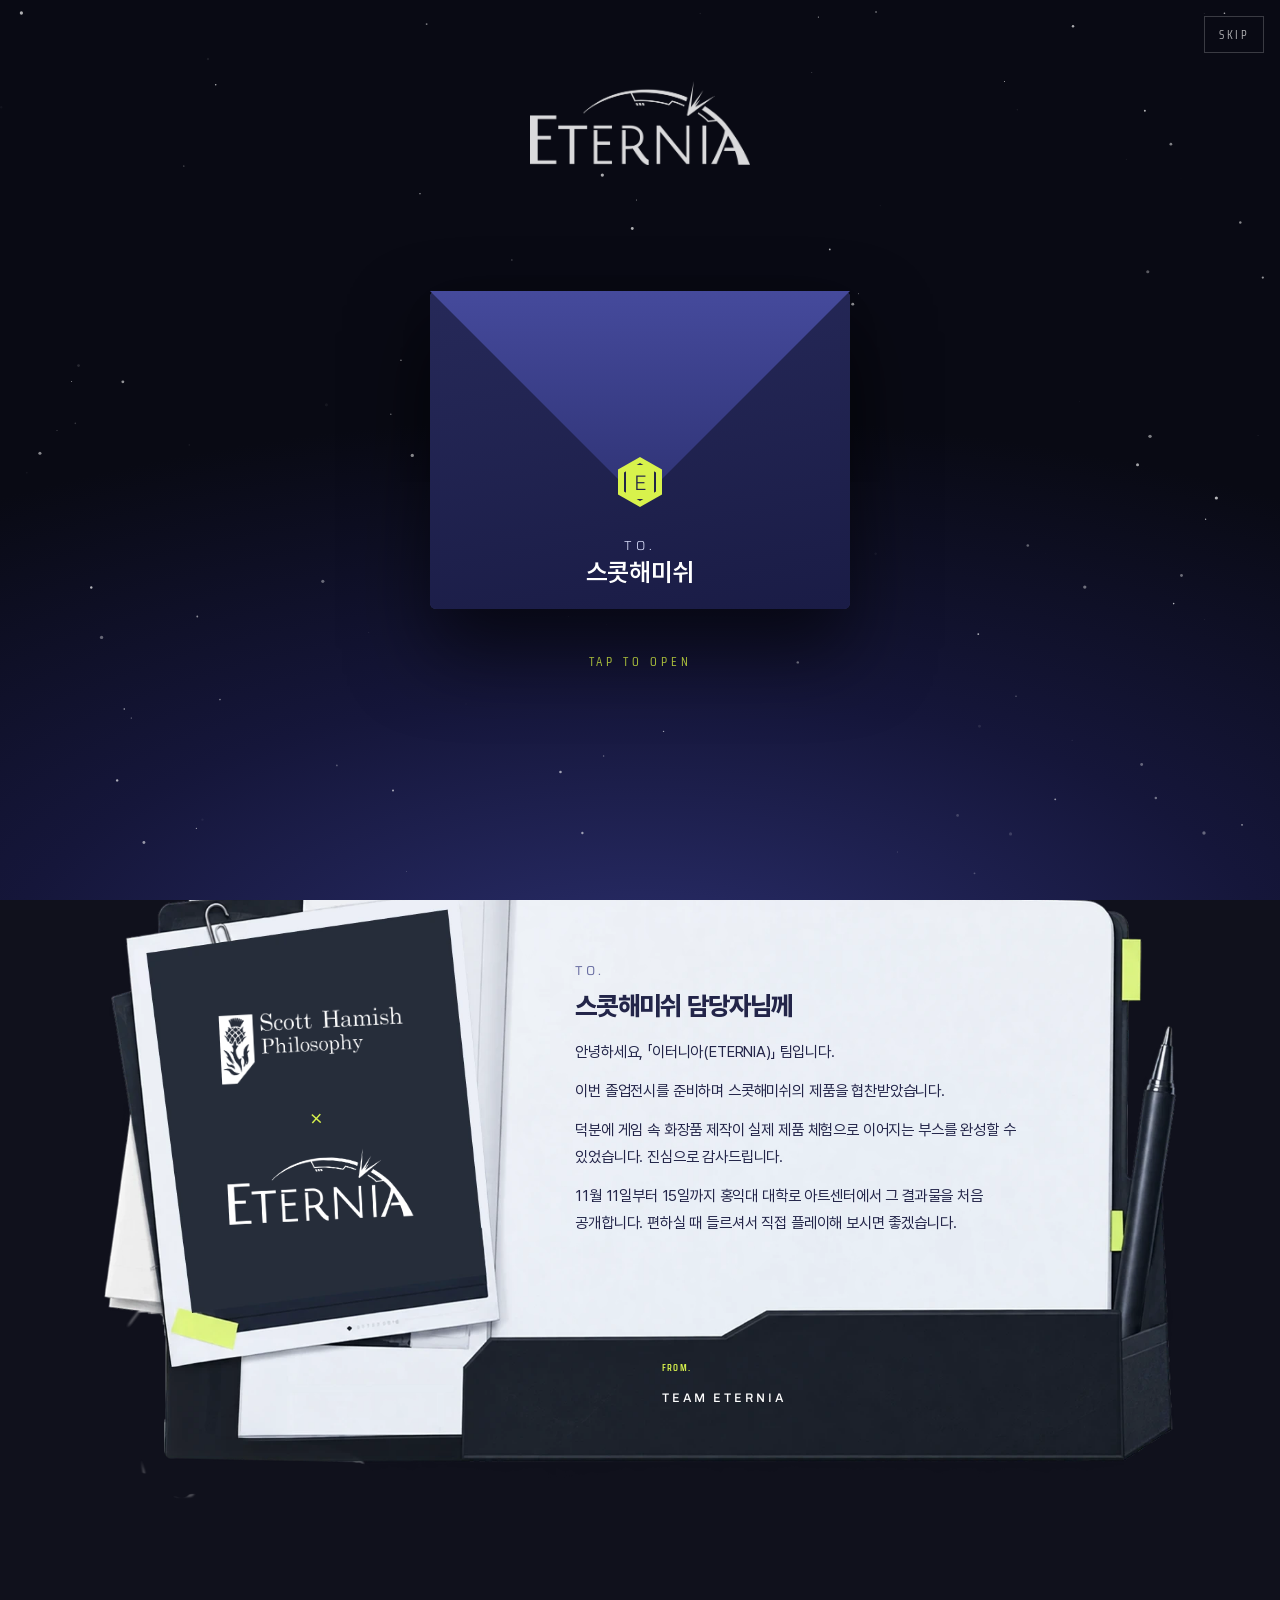
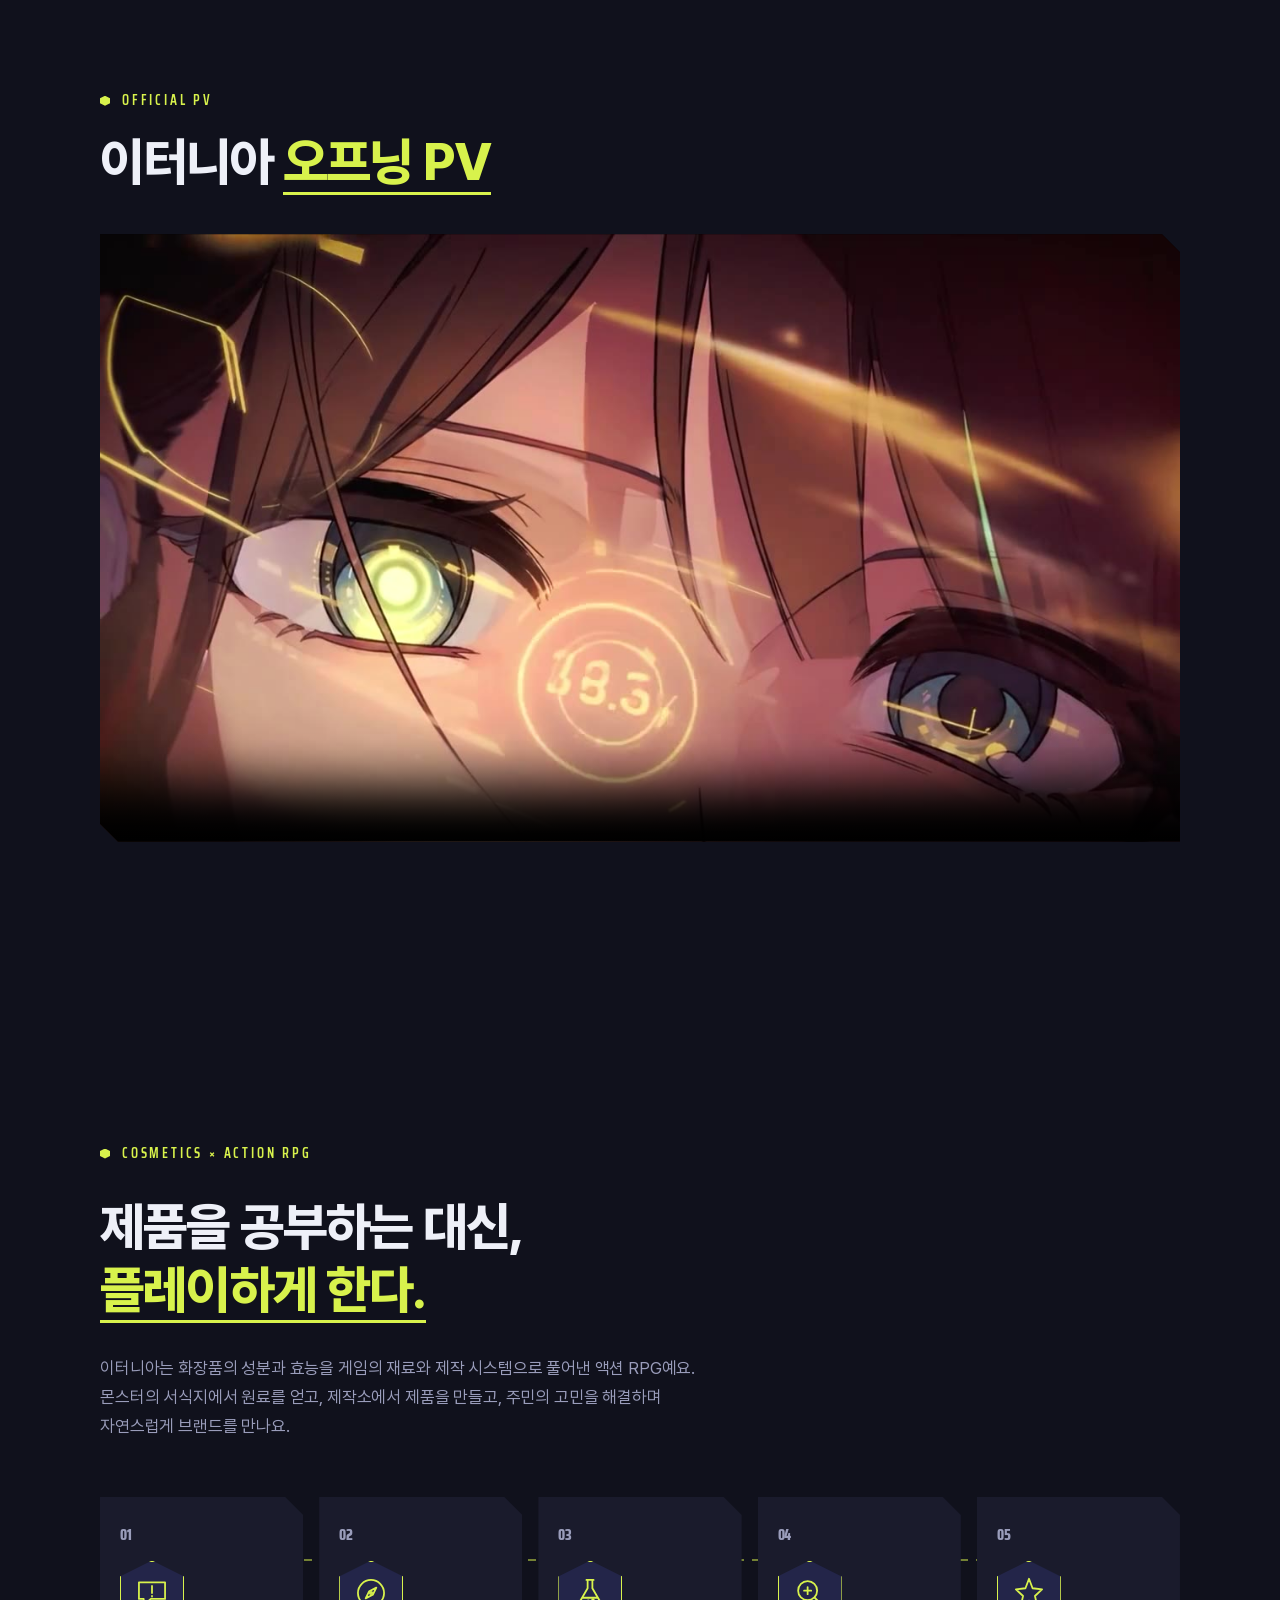
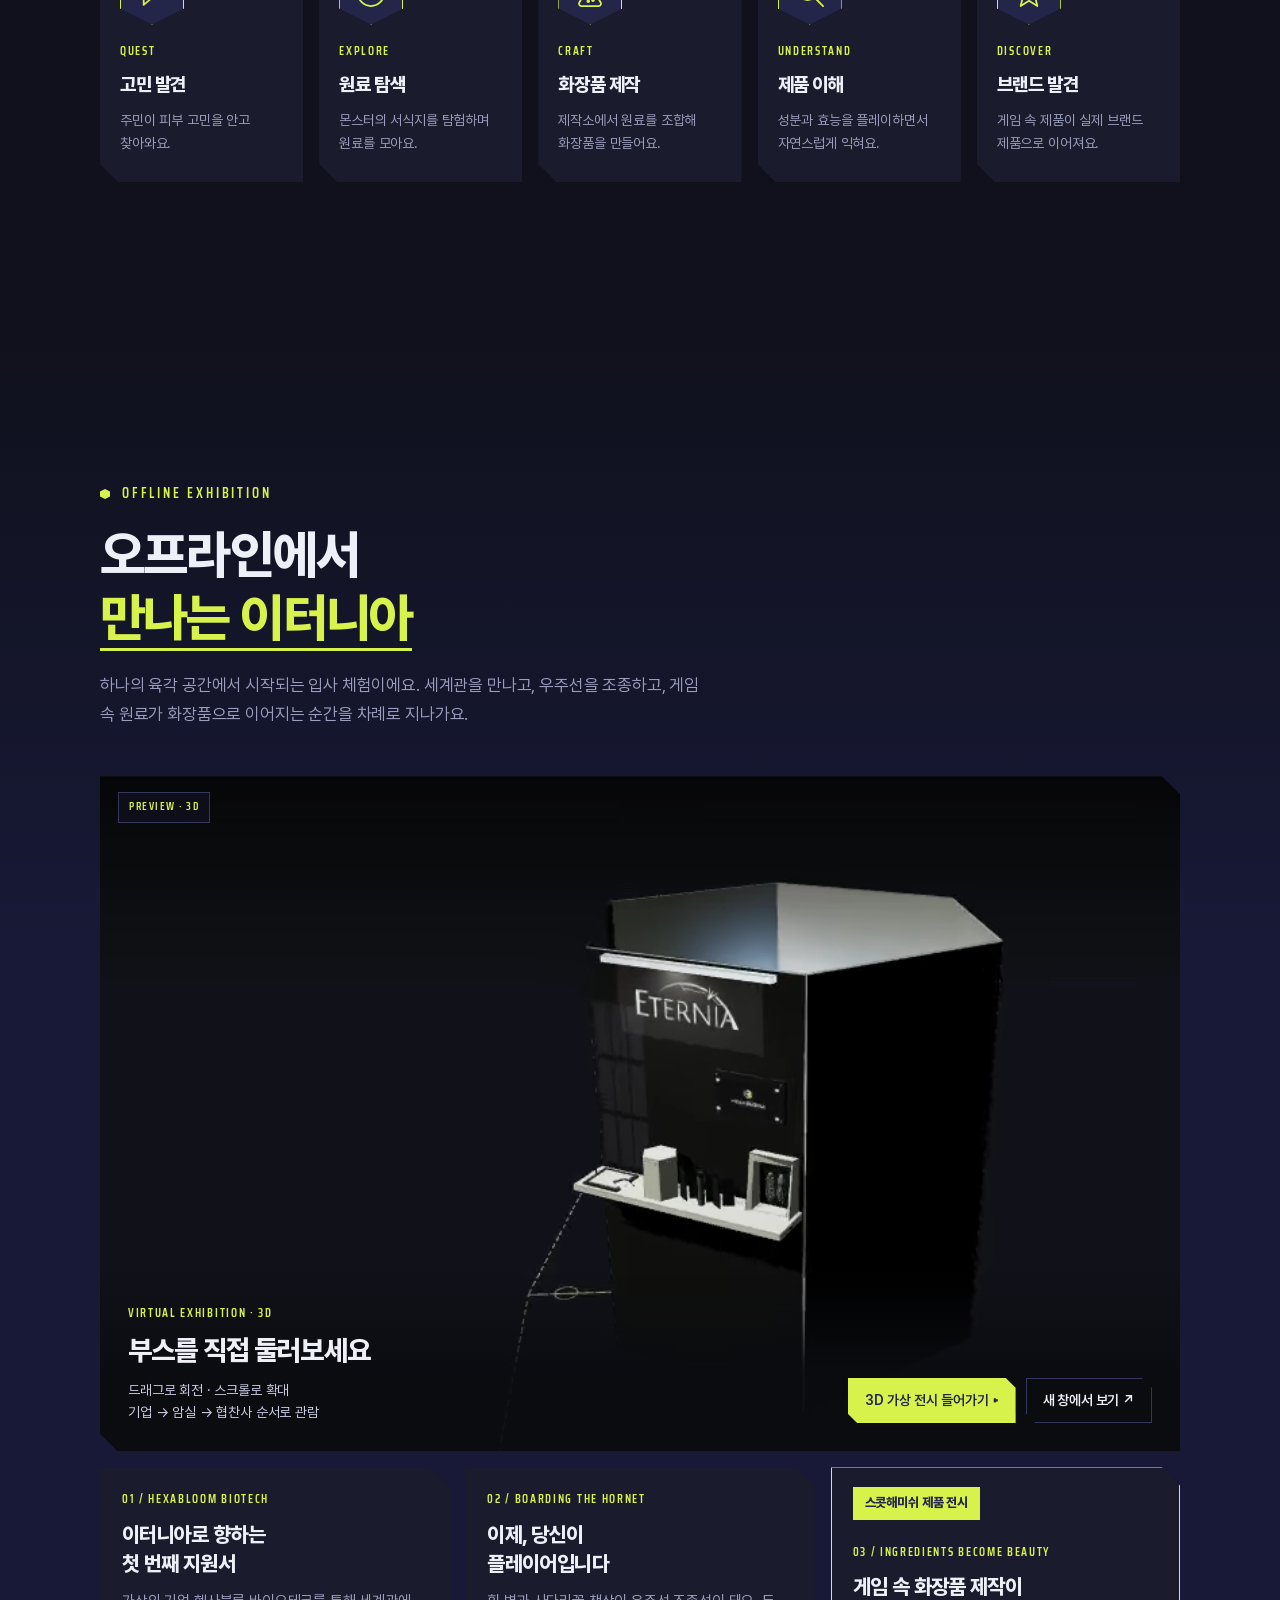
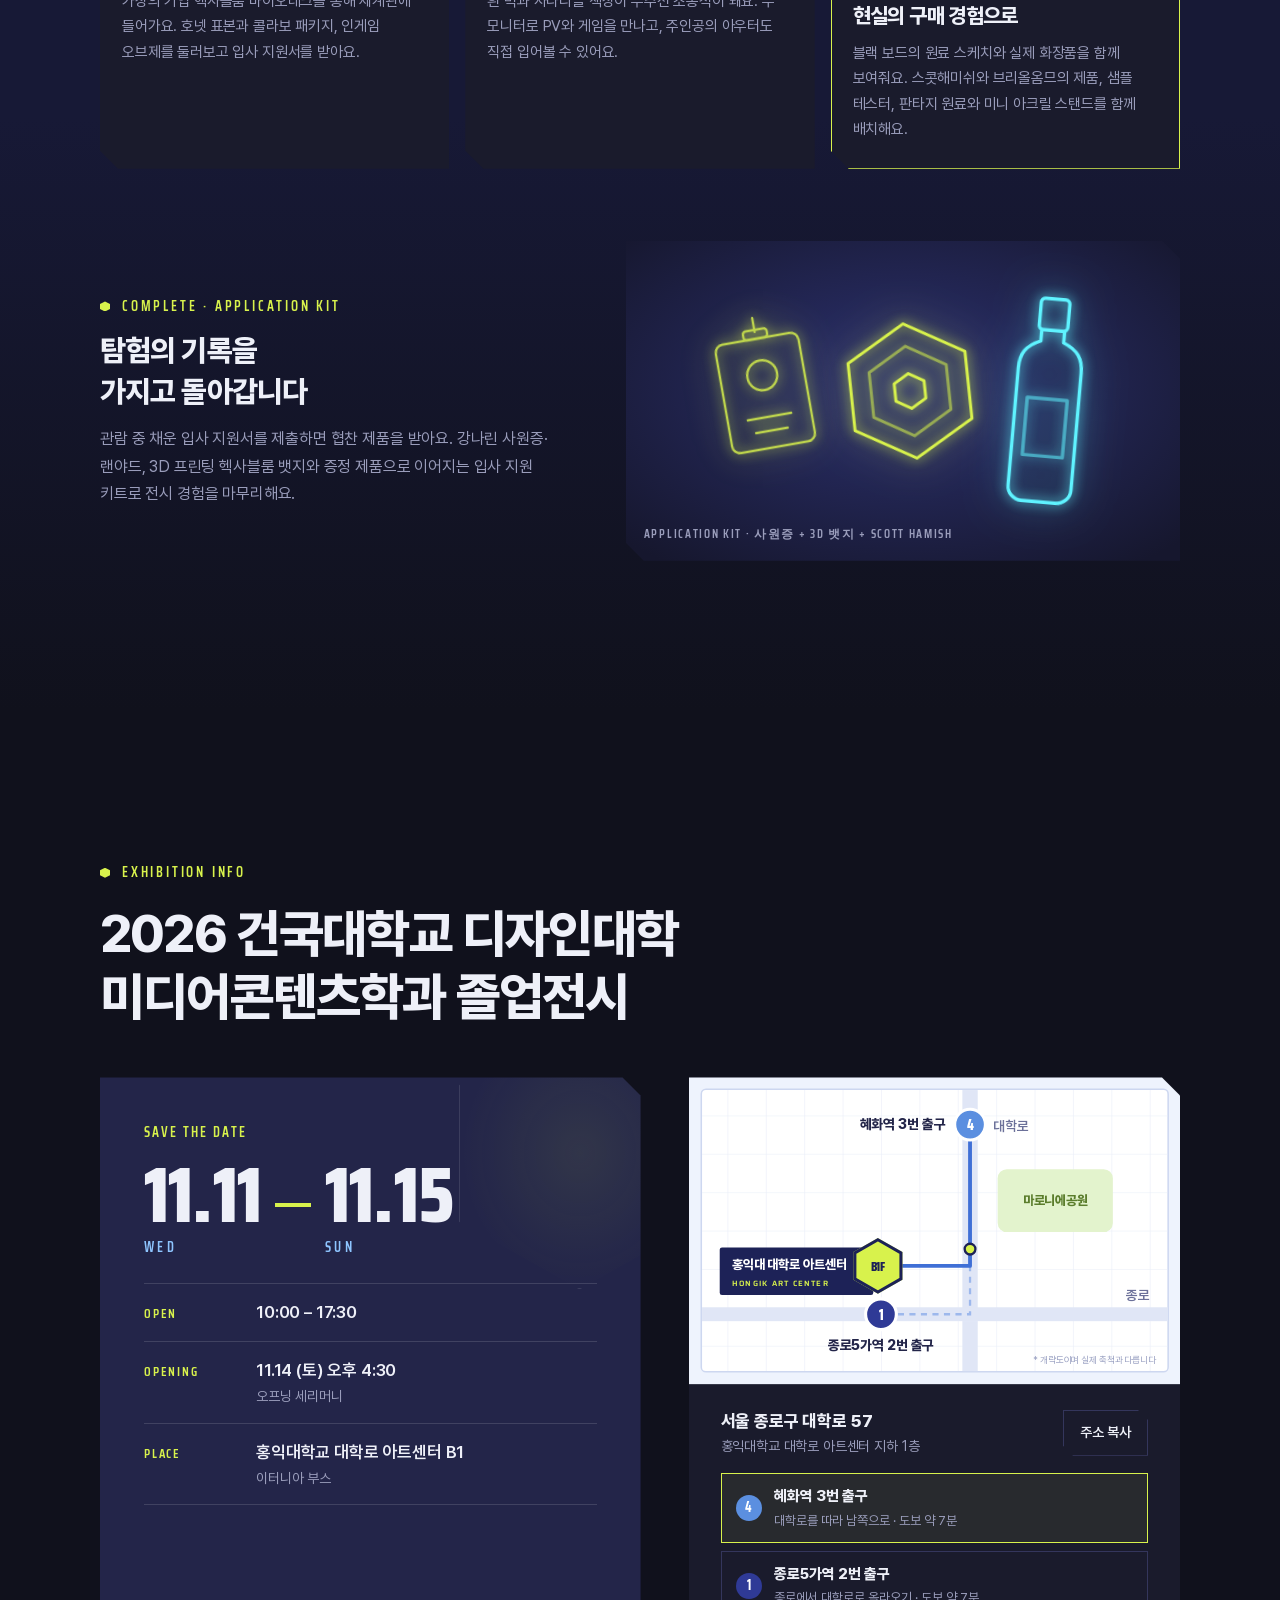
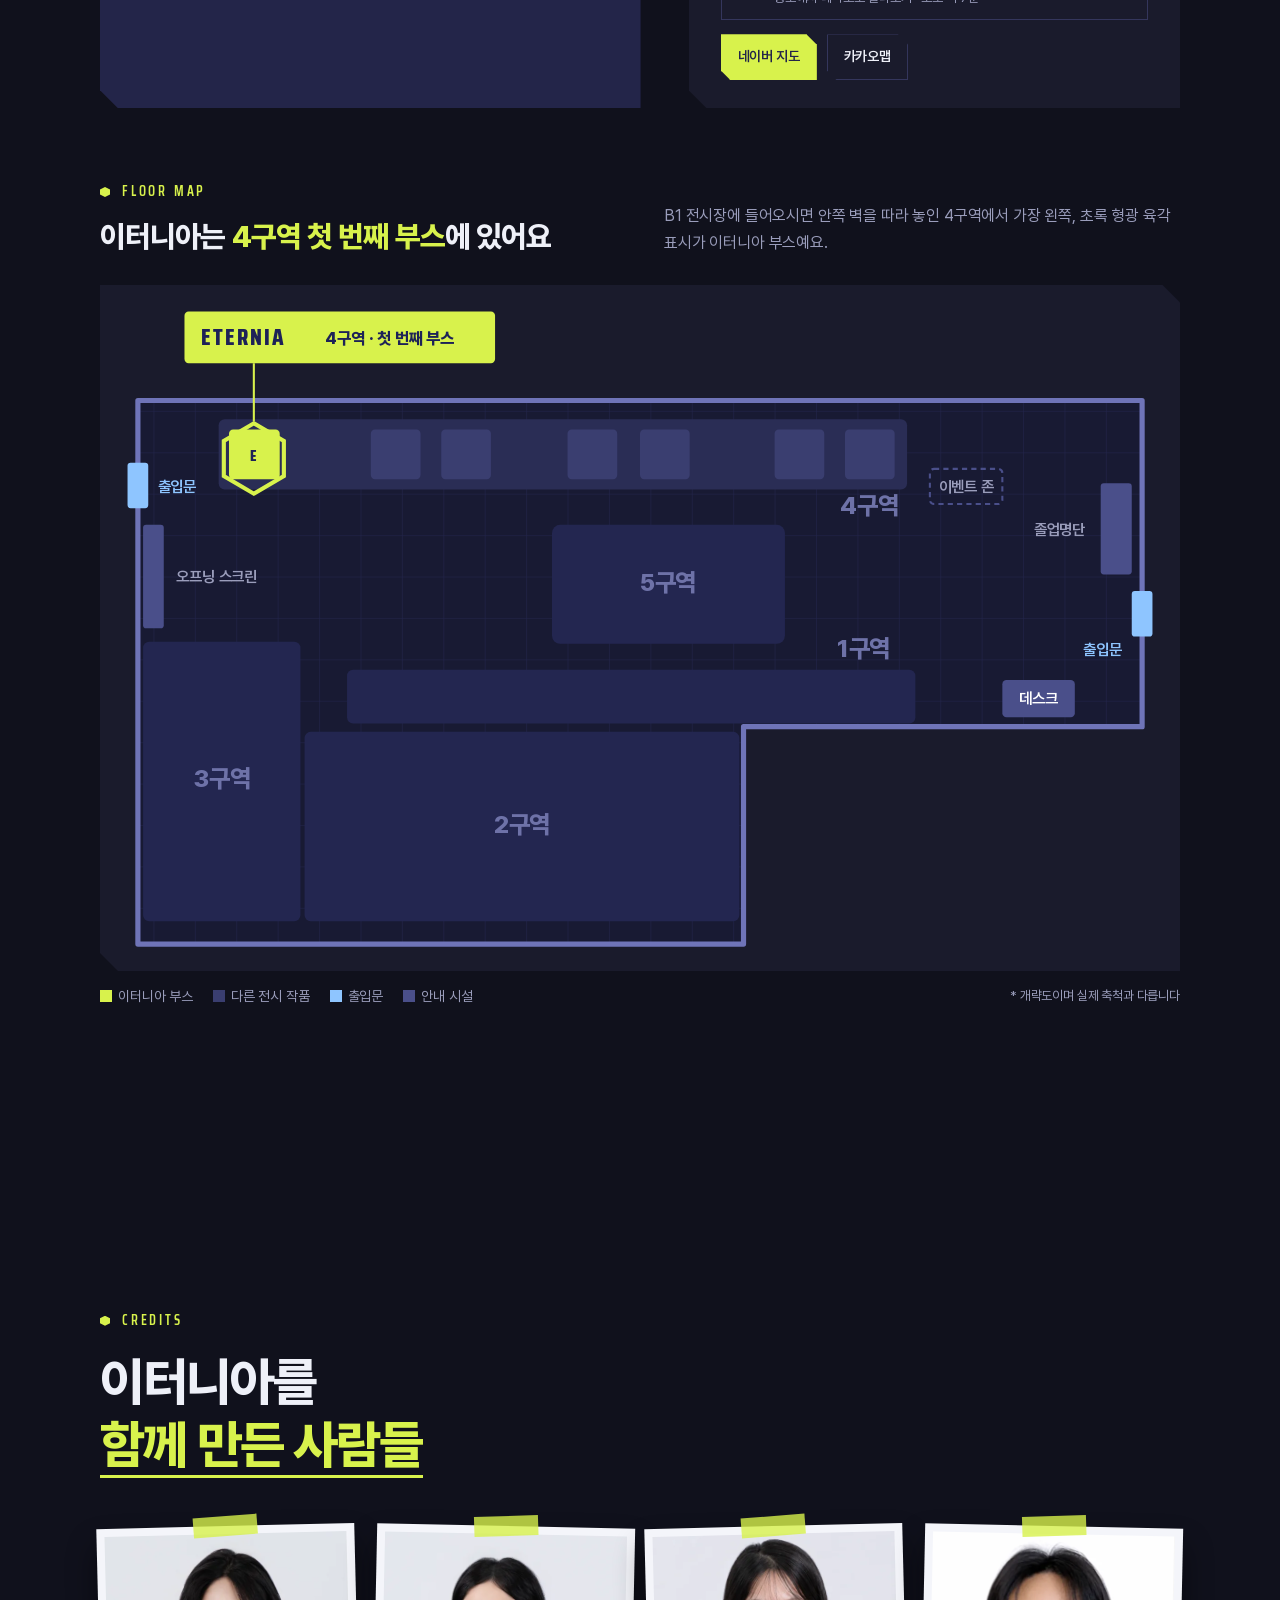
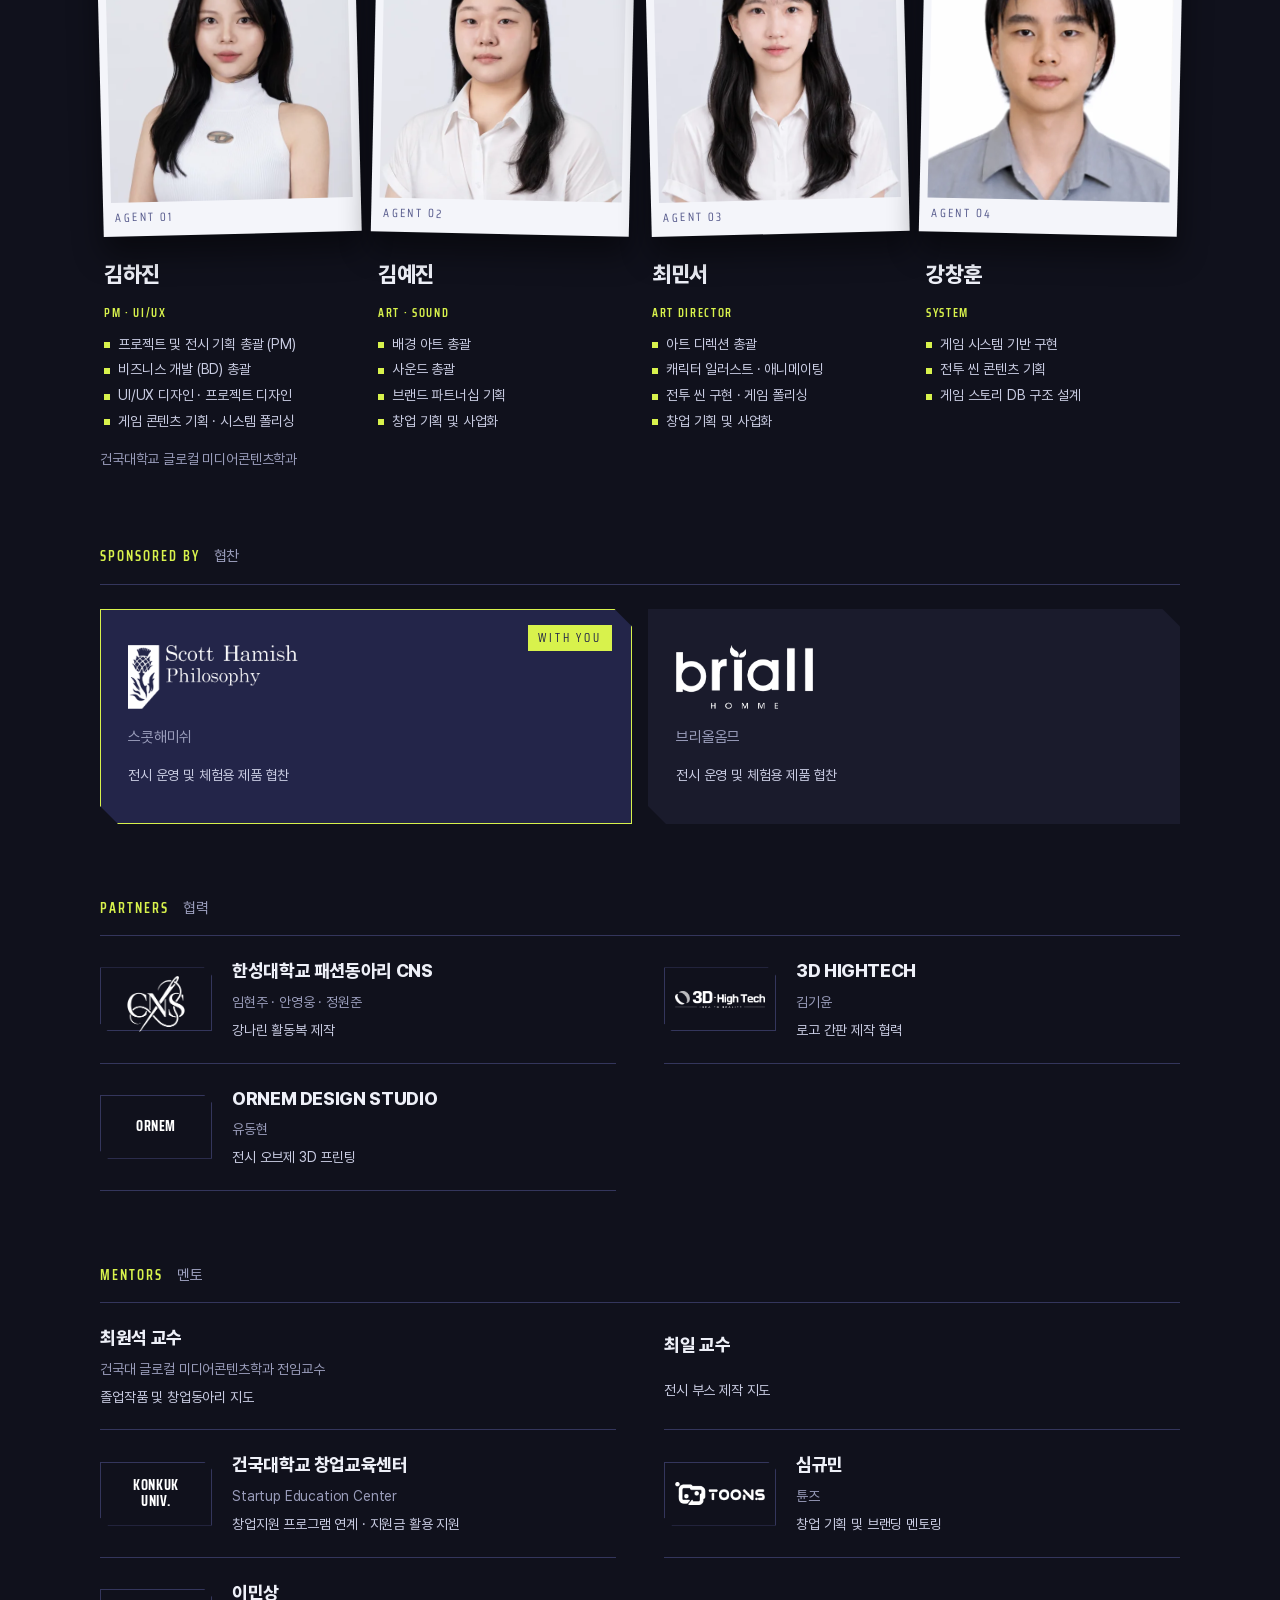
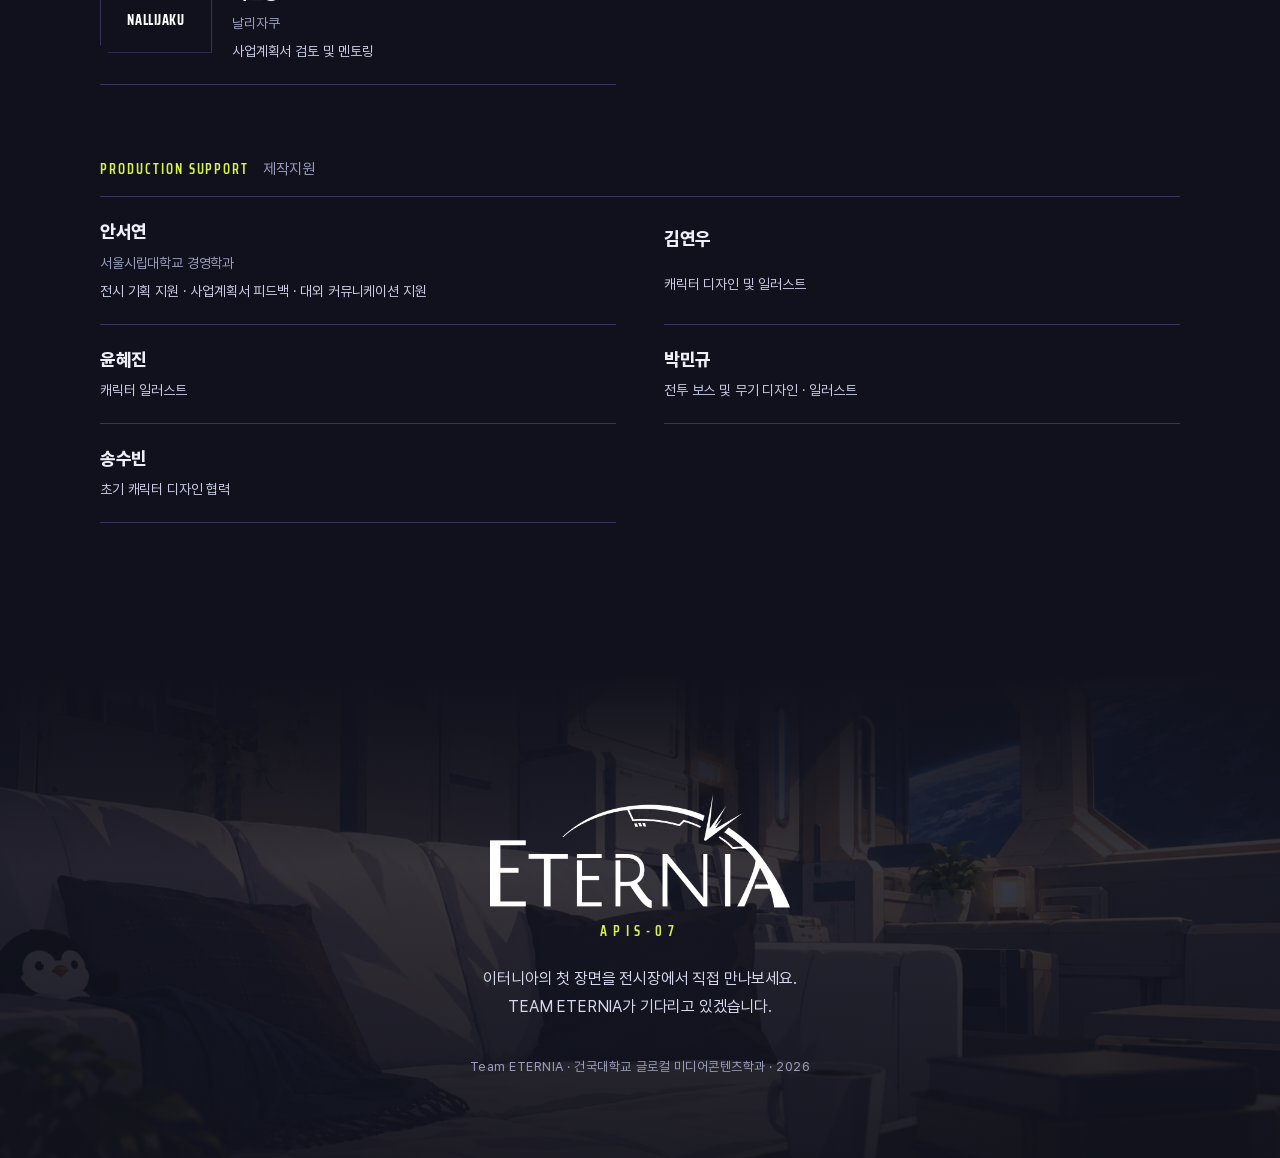
<file: sponsor/scott/index.html>
<!doctype html>
<html lang="ko">
<head>
<meta charset="utf-8">
<meta name="viewport" content="width=device-width,initial-scale=1,viewport-fit=cover">
<meta property="og:title" content="ETERNIA 졸업전시 초대장">
<meta property="og:description" content="이터니아의 세계로 당신을 초대합니다 · 2026.11.11–11.15 홍익대 대학로 아트센터 B1">
<style>[hidden]{display:none!important}body{margin:0}img{max-width:100%}</style>
<title>ETERNIA Invitation · SCOTT HAMISH</title>

<link rel="preconnect" href="https://fonts.googleapis.com">
<link rel="preconnect" href="https://fonts.gstatic.com" crossorigin>
<link rel="stylesheet" href="https://fonts.googleapis.com/css2?family=Saira+Condensed:wght@600;700;800&family=Saira:wght@300;400;500;600&display=swap">
<style>
@font-face{font-family:"PretendardSub";font-weight:400;font-display:swap;src:url(../fonts/pre-400.woff2) format("woff2")}
@font-face{font-family:"PretendardSub";font-weight:600;font-display:swap;src:url(../fonts/pre-600.woff2) format("woff2")}
@font-face{font-family:"PretendardSub";font-weight:800;font-display:swap;src:url(../fonts/pre-800.woff2) format("woff2")}

/* Layout: a game-UI "mission log" in deep station navy. Full-bleed key art, then quiet panels with cut corners,
   lime used only as a signal colour (highlights, seals, active states). Single committed dark look. */
:root{
  --void:#10111c;      /* page ground: space between panels */
  --navy:#232549;      /* Hajin's deep blue: panels, letter seal ink */
  --panel:#1a1b2c;     /* raised surfaces */
  --line:#34365c;      /* hairlines */
  --ink:#eef0f8;       /* primary text */
  --mute:#9a9dbb;      /* secondary text */
  --lime:#d8f24c;      /* ETERNIA signal lime */
  --sky:#8ec5ff;       /* station glass blue */
  --paper:#f4f5fa;     /* letter paper */
  --paper-ink:#232549;
  --f-kr:"PretendardSub","Pretendard","Apple SD Gothic Neo","Noto Sans KR",sans-serif;
  --f-hud:"Saira Condensed","Arial Narrow",sans-serif;
  --f-wide:"Saira","Segoe UI",sans-serif;
  --cut:polygon(0 0,calc(100% - 18px) 0,100% 18px,100% 100%,18px 100%,0 calc(100% - 18px));
  color-scheme:dark;
}
*{box-sizing:border-box}
html{scroll-behavior:smooth}
body{background:var(--void);color:var(--ink);font-family:var(--f-kr);word-break:keep-all;overflow-wrap:break-word;font-size:16px;line-height:1.7;letter-spacing:-.01em;overflow-x:hidden;-webkit-font-smoothing:antialiased}
body.locked{overflow:hidden}
img{max-width:100%;display:block}
a{color:inherit}
:focus-visible{outline:2px solid var(--lime);outline-offset:3px}
.wrap{max-width:1120px;margin:0 auto;padding-left:max(20px,env(safe-area-inset-left,0px));padding-right:max(20px,env(safe-area-inset-right,0px))}
.hud{font-family:var(--f-hud);text-transform:uppercase;letter-spacing:.14em;font-weight:600}
.eyebrow{display:flex;align-items:center;gap:12px;font-family:var(--f-hud);font-weight:600;letter-spacing:.2em;font-size:14px;color:var(--lime);text-transform:uppercase}
.eyebrow::before{content:"";width:10px;height:10px;background:var(--lime);clip-path:polygon(50% 0,100% 25%,100% 75%,50% 100%,0 75%,0 25%)}
h2{font-size:clamp(30px,4.6vw,52px);line-height:1.22;font-weight:800;letter-spacing:-.035em;margin:18px 0 0;text-wrap:balance}
h2 em{font-style:normal;color:var(--lime)}
.lede{color:var(--mute);max-width:36em;margin:20px 0 0;font-size:17px}
section{padding-block:clamp(88px,12vw,150px)}

/* ============ INTRO ============ */
#intro{position:fixed;inset:0;z-index:50;display:grid;place-items:center;overflow:hidden;
  background:radial-gradient(120% 80% at 50% 110%,#2b2f6e 0%,#15163a 42%,#090a14 80%);transition:opacity 1s ease,visibility 1s}
#intro.gone{opacity:0;visibility:hidden}
#stars{position:absolute;inset:0;width:100%;height:100%}
.intro-skip{position:absolute;top:calc(16px + env(safe-area-inset-top,0px));right:max(16px,env(safe-area-inset-right,0px));z-index:3;background:none;border:1px solid #ffffff33;color:#ffffffaa;font-family:var(--f-hud);letter-spacing:.2em;font-size:12px;padding:8px 14px;cursor:pointer}
.intro-logo{position:absolute;top:calc(9vh + env(safe-area-inset-top,0px));left:50%;transform:translateX(-50%);width:min(46vw,220px);opacity:.85;transition:opacity .8s,transform .8s}
.stage{position:relative;width:min(86vw,420px);aspect-ratio:1.32;z-index:2}
.env{position:absolute;inset:0}
.env>*{transition:transform 1s cubic-bezier(.6,0,.3,1),opacity .7s ease}
.env-back{position:absolute;inset:0;z-index:1;background:linear-gradient(160deg,#2e3166,#1d1f45);border-radius:6px;box-shadow:0 40px 80px #0009,0 0 0 1px #ffffff14 inset}
.env-front{position:absolute;inset:0;z-index:4;border-radius:6px;background:linear-gradient(170deg,#262959,#1a1c46);
  clip-path:polygon(0 0,50% 58%,100% 0,100% 100%,0 100%);display:flex;align-items:flex-end;justify-content:center;padding-bottom:4.5%}
.env-to{font-family:var(--f-wide);font-weight:300;color:#dfe3ff;font-size:13px;letter-spacing:.3em;text-align:center;line-height:1.4}
.env-to b{display:block;font-family:var(--f-kr);font-weight:600;font-size:clamp(19px,5.4vw,25px);letter-spacing:-.01em;color:#fff}
.flap{position:absolute;left:0;right:0;top:0;height:66%;z-index:5;transform-origin:top;transition:transform .6s cubic-bezier(.5,0,.3,1),z-index 0s .3s,opacity .7s ease;
  background:linear-gradient(180deg,#454a9c,#2f3375);clip-path:polygon(0 0,100% 0,50% 100%)}
.seal{position:absolute;left:50%;top:60%;z-index:6;width:44px;height:50px;border:0;padding:0;transform:translate(-50%,-50%);display:grid;place-items:center;
  background:var(--lime);clip-path:polygon(50% 0,100% 25%,100% 75%,50% 100%,0 75%,0 25%);transition:transform .5s,opacity .5s;cursor:pointer}
.seal span{font-family:var(--f-wide);font-weight:300;font-size:21px;color:var(--navy);line-height:1}
.seal::after{content:"";position:absolute;inset:6px;clip-path:inherit;border:0;box-shadow:0 0 0 2px var(--navy) inset;background:transparent}
.tap{position:absolute;left:50%;bottom:-64px;transform:translateX(-50%);white-space:nowrap;font-family:var(--f-hud);letter-spacing:.3em;font-size:13px;color:var(--lime);animation:blink 2s ease-in-out infinite}
@keyframes blink{50%{opacity:.35}}

/* letter: 4 folded panels that cascade open */
.lmask{position:fixed;left:0;right:0;top:0;height:var(--mh,50vh);overflow:hidden;z-index:3;pointer-events:none;transition:height 1s cubic-bezier(.45,0,.2,1)}
.letter{position:absolute;left:var(--lx,6%);width:var(--lw,88%);top:var(--ly,6%);background:var(--paper);color:var(--paper-ink);border-radius:4px;text-align:center;pointer-events:auto;
  box-shadow:0 20px 50px #0007;transition:transform .9s cubic-bezier(.45,0,.2,1);will-change:transform}
.fold{padding:14px 22px}
.fold+.fold{border-top:1px dashed #23254922}
.letter .f1{padding-top:22px}
.letter .f4{padding-bottom:24px}
/* keep every intro layer composited from the start: avoids the letter vanishing when layers re-squash mid-animation */
.env>*,.lmask{will-change:transform}
.f1 .to{font-family:var(--f-wide);font-size:13px;letter-spacing:.24em;color:#6b6fa3}
.f1 .who{font-weight:800;font-size:clamp(20px,5.6vw,26px);letter-spacing:-.02em}
.f2 img{width:58%;margin:4px auto;filter:brightness(0) saturate(100%) invert(14%) sepia(22%) saturate(2300%) hue-rotate(216deg)}
.f3 .big{font-weight:800;font-size:clamp(22px,6.4vw,32px);line-height:1.3;letter-spacing:-.04em}
.f3 .big span{background:linear-gradient(transparent 60%,var(--lime) 60%)}
.f4 .when{font-family:var(--f-hud);font-size:15px;letter-spacing:.14em;color:#565a8c}
.enter{margin-top:12px;font:inherit;font-family:var(--f-hud);font-weight:700;letter-spacing:.24em;font-size:15px;color:var(--lime);background:var(--navy);border:0;padding:12px 26px;cursor:pointer;clip-path:var(--cut)}
#intro.open .flap{transform:scaleY(-1);z-index:2}
#intro.open .seal{transform:translate(-50%,-50%) scale(1.5);opacity:0}
#intro.open .tap{opacity:0;animation:none}
#intro.lift .letter{transform:translate3d(0,var(--lift,-60%),0)}
#intro.unfold .lmask{height:100%;z-index:7}
#intro.unfold .env>*{transform:translate3d(0,70%,0);opacity:0}
#intro.unfold .letter{transform:translate3d(0,var(--center,-30%),0);transition-duration:1s}
#intro.unfold .intro-logo{opacity:0;transform:translate(-50%,-20px)}

/* ============ HERO ============ */
.hero{position:relative;min-height:min(92vh,900px);display:flex;align-items:flex-end;padding-block:0 clamp(40px,7vw,80px);overflow:hidden;isolation:isolate}
.hero{background:radial-gradient(80% 90% at 85% 25%,#3b6cc4 0%,#203a86 40%,#151735 75%,var(--void) 100%)}
.hero>img{position:absolute;inset:0;width:100%;height:100%;object-fit:cover;object-position:55% 22%;z-index:-2}
.hero-logo{width:clamp(180px,24vw,320px);margin-bottom:22px;filter:drop-shadow(0 4px 20px #0b1a4a88)}
@media (min-width:900px){.hero>img{left:auto;width:min(60%,980px);object-position:50% 20%;-webkit-mask-image:linear-gradient(90deg,transparent 0,#000 45%);mask-image:linear-gradient(90deg,transparent 0,#000 45%)}}
.hero::after{content:"";position:absolute;inset:0;z-index:-1;background:linear-gradient(180deg,#10111c66 0%,transparent 22%,transparent 40%,#10111cd9 74%,var(--void) 100%)}
.hero .wrap{width:100%}
.hero-top{position:absolute;top:calc(20px + env(safe-area-inset-top,0px));left:0;right:0}
.hero-top .wrap{display:flex;justify-content:space-between;gap:16px;font-family:var(--f-hud);letter-spacing:.2em;font-size:13px;color:#fff}
.hero-top b{color:var(--lime);font-weight:600}
.hero-to{font-family:var(--f-wide);font-weight:300;letter-spacing:.18em;font-size:14px;color:#e6e9ff;text-transform:uppercase}
.hero h1{margin:10px 0 0;font-size:clamp(34px,6.4vw,74px);line-height:1.12;font-weight:800;letter-spacing:-.045em;text-wrap:balance;max-width:12em;text-shadow:0 4px 30px #0b0c2a88}
.hero h1 em{font-style:normal;color:var(--lime)}
.hero-meta{display:flex;flex-wrap:wrap;gap:10px 28px;margin-top:26px;font-family:var(--f-hud);letter-spacing:.12em;font-size:15px;color:#d8dcf5}
.hero-meta .kr{font-style:normal;font-family:var(--f-kr);letter-spacing:-.01em;font-weight:500}
.hero-meta span b{color:#fff;font-weight:700;margin-right:8px}

/* ============ LETTER ============ */
.letter-sec{padding-top:40px}
.paper{position:relative;max-width:760px;margin:0 auto;background:var(--paper);color:var(--paper-ink);padding:clamp(36px,7vw,72px) clamp(24px,7vw,80px);clip-path:var(--cut)}
.paper .to{font-family:var(--f-wide);letter-spacing:.24em;font-size:13px;color:#6b6fa3}
.paper .who{font-size:clamp(24px,4vw,32px);font-weight:800;letter-spacing:-.03em;margin:4px 0 28px}
.paper p{margin:0 0 1.1em;font-size:17px;line-height:1.95;max-width:34em}
.paper .sign{margin-top:36px;display:flex;align-items:center;gap:16px;flex-wrap:wrap}
.paper .sign small{display:block;font-family:var(--f-hud);font-size:13px;color:#6b6fa3;letter-spacing:.2em}
.paper .sign strong{font-family:var(--f-wide);font-weight:500;font-size:13px;letter-spacing:.22em}
.paper-seal{position:absolute;right:clamp(20px,5vw,48px);top:clamp(24px,5vw,44px);width:54px;height:62px;display:grid;place-items:center;background:var(--navy);
  clip-path:polygon(50% 0,100% 25%,100% 75%,50% 100%,0 75%,0 25%);font-family:var(--f-wide);font-weight:300;color:var(--lime);font-size:26px}

/* ============ WORLD / GALLERY ============ */
.world-head{display:grid;grid-template-columns:1fr;gap:12px}
.loop{display:grid;grid-template-columns:repeat(5,minmax(0,1fr));margin-top:44px;border:1px solid var(--line);background:var(--panel)}
.loop div{padding:16px 18px;border-left:1px solid var(--line);min-width:0}
.loop div:first-child{border-left:0;box-shadow:0 -3px 0 var(--lime) inset}
.loop small{display:block;font-family:var(--f-hud);letter-spacing:.14em;font-size:12px;color:var(--mute)}
.loop b{font-size:16px;font-weight:600}
.shots{display:grid;grid-template-columns:repeat(12,minmax(0,1fr));gap:16px;margin-top:20px}
.shot{position:relative;margin:0;overflow:hidden;background:var(--panel);clip-path:var(--cut)}
.shot img{width:100%;height:100%;object-fit:cover;aspect-ratio:16/9;transition:transform 1.2s cubic-bezier(.2,.6,.2,1)}
.shot:hover img{transform:scale(1.035)}
.shot figcaption{position:absolute;left:0;bottom:0;right:0;padding:40px 20px 16px;background:linear-gradient(transparent,#0c0d18e6);display:flex;align-items:baseline;gap:12px;flex-wrap:wrap}
.shot figcaption .hud{font-size:12px;color:var(--lime)}
.shot figcaption span:last-child{font-size:15px;font-weight:600}
.s-wide{grid-column:span 12}
.s-half{grid-column:span 6}

/* ============ BOOTH ============ */
.booth{background:linear-gradient(180deg,var(--void),#171936 30%,#171936 70%,var(--void))}
.booth-grid{display:grid;grid-template-columns:minmax(0,5fr) minmax(0,7fr);gap:clamp(24px,5vw,64px);align-items:center;margin-top:48px}
.booth-hero{position:relative;background:radial-gradient(70% 60% at 50% 55%,#e8f0ff 0%,#c9d8f5 55%,#a9bce6 100%);clip-path:var(--cut);display:grid;place-items:center;padding:28px;aspect-ratio:1}
.booth-hero img{width:82%;mix-blend-mode:multiply}
.booth-hero .tag{position:absolute;left:18px;top:16px;color:var(--navy);font-size:12px}
.spec{display:grid;grid-template-columns:repeat(3,minmax(0,1fr));gap:1px;background:var(--line);border:1px solid var(--line);margin-top:28px}
.spec div{background:var(--panel);padding:16px 18px}
.spec small{display:block;color:var(--mute);font-family:var(--f-hud);letter-spacing:.14em;font-size:12px}
.spec b{font-family:var(--f-hud);font-size:26px;font-weight:700;letter-spacing:.02em;font-variant-numeric:tabular-nums}
.spec b i{font-style:normal;font-size:14px;color:var(--mute);margin-left:3px}
.dp{margin-top:56px;display:grid;grid-template-columns:minmax(0,7fr) minmax(0,5fr);gap:clamp(24px,5vw,56px);align-items:center}
.dp-img{background:#e9eaf0;clip-path:var(--cut)}
.dp-img img{width:100%}
.dp h3,.booth h3{font-size:clamp(22px,2.8vw,30px);font-weight:800;letter-spacing:-.03em;line-height:1.35;margin:12px 0 0}
.dp h3 em{font-style:normal;color:var(--lime)}
.dp p,.booth-copy p{color:var(--mute);margin:14px 0 0}
.plan{margin-top:56px;background:#f3f5fa;clip-path:var(--cut);padding:clamp(12px,3vw,28px)}
.plan img{width:100%}

/* ============ INFO ============ */
.info{display:grid;grid-template-columns:minmax(0,1.1fr) minmax(0,1fr);gap:clamp(24px,4vw,48px);margin-top:48px}
.date-card{background:var(--navy);clip-path:var(--cut);padding:clamp(28px,4vw,44px);position:relative;overflow:hidden}
.date-card::after{content:"";position:absolute;right:-60px;top:-60px;width:240px;height:270px;border:1px solid #ffffff1c;clip-path:polygon(50% 0,100% 25%,100% 75%,50% 100%,0 75%,0 25%);background:radial-gradient(#d8f24c14,transparent 70%)}
.dates{display:flex;align-items:flex-end;gap:14px;margin-top:14px}
.dates .d{font-family:var(--f-hud);font-weight:800;font-size:clamp(46px,6.2vw,84px);line-height:.9;letter-spacing:-.01em;font-variant-numeric:tabular-nums}
.dates .d small{display:block;font-size:14px;font-weight:600;letter-spacing:.24em;color:var(--sky);margin-top:10px}
.dates .dash{width:36px;height:4px;background:var(--lime);margin-bottom:46px}
.rows{margin-top:30px;border-top:1px solid #ffffff22}
.row{display:grid;grid-template-columns:96px minmax(0,1fr);gap:16px;padding:14px 0;border-bottom:1px solid #ffffff22;align-items:baseline}
.row .hud{font-size:13px;color:var(--lime)}
.row span:last-child{font-size:17px;font-weight:600}
.nw{white-space:nowrap}
.row small{display:block;font-size:14px;color:var(--mute);font-weight:400}
.map{background:var(--panel);clip-path:var(--cut);display:flex;flex-direction:column}
.map svg{width:100%;height:auto;display:block}
.map-body{padding:22px clamp(20px,3vw,32px) 28px;display:grid;gap:14px}
.addr{display:flex;align-items:center;justify-content:space-between;gap:12px;flex-wrap:wrap}
.addr b{font-size:17px}
.btns{display:flex;gap:10px;flex-wrap:wrap}
.btn{font:inherit;font-size:14px;font-weight:600;color:var(--ink);background:transparent;border:1px solid var(--line);padding:10px 16px;text-decoration:none;cursor:pointer;display:inline-flex;align-items:center;gap:8px;clip-path:polygon(0 0,calc(100% - 10px) 0,100% 10px,100% 100%,10px 100%,0 calc(100% - 10px))}
.btn:hover{border-color:var(--lime);color:var(--lime)}
.btn.lime{background:var(--lime);color:var(--navy);border-color:var(--lime)}
.transit{display:grid;gap:10px;margin:0;padding:0;list-style:none}
.transit li{display:flex;gap:12px;align-items:center;font-size:15px}
.line-badge{flex:none;width:26px;height:26px;border-radius:50%;display:grid;place-items:center;font-family:var(--f-hud);font-weight:700;font-size:14px;color:#fff}

/* ============ CREDITS ============ */
.team{display:grid;grid-template-columns:repeat(4,minmax(0,1fr));gap:16px;margin-top:48px}
.member{background:var(--panel);clip-path:var(--cut);display:flex;flex-direction:column}
.member .ph{aspect-ratio:4/4.6;overflow:hidden;background:#dfe2ec}
.member .ph img{width:100%;height:100%;object-fit:cover;object-position:50% 18%}
.member .body{padding:18px 18px 22px;display:grid;gap:10px}
.member h3{margin:0;font-size:22px;font-weight:800;letter-spacing:-.02em;display:flex;align-items:baseline;gap:8px;flex-wrap:wrap}
.member h3 small{display:block;width:100%;margin-top:2px;font-family:var(--f-hud);font-size:12px;letter-spacing:.14em;color:var(--lime);font-weight:600}
.member ul{margin:0;padding:0;list-style:none;display:grid;gap:4px}
.member li{font-size:14px;color:#c9cce2;padding-left:14px;position:relative;line-height:1.55}
.member li::before{content:"";position:absolute;left:0;top:.62em;width:6px;height:6px;background:var(--lime)}
.group{margin-top:72px}
.group-title{display:flex;align-items:baseline;gap:14px;padding-bottom:14px;border-bottom:1px solid var(--line)}
.group-title .hud{color:var(--lime);font-size:14px}
.group-title span:last-child{color:var(--mute);font-size:15px}
.list{display:grid;grid-template-columns:repeat(2,minmax(0,1fr));column-gap:48px}
.item{display:grid;grid-template-columns:minmax(0,1fr);gap:4px 20px;align-items:center;padding:20px 0;border-bottom:1px solid var(--line)}
.item.has-logo{grid-template-columns:112px minmax(0,1fr)}
.item .nm{font-size:18px;font-weight:700;letter-spacing:-.02em}
.item .org{font-size:14px;color:var(--mute)}
.item .role{font-size:14px;color:#c9cce2;grid-column:1/-1}
.item.has-logo .nm,.item.has-logo .org,.item.has-logo .role{grid-column:2}
.logo-chip{grid-row:span 3;width:112px;height:64px;background:transparent;border:1px solid var(--line);display:grid;place-items:center;padding:8px 10px;clip-path:polygon(0 0,calc(100% - 8px) 0,100% 8px,100% 100%,8px 100%,0 calc(100% - 8px))}
.logo-chip img{width:100%;height:100%;max-width:100%;object-fit:contain}
.logo-chip.word{font-family:var(--f-hud);font-weight:700;color:#fff;letter-spacing:.04em;font-size:14px;text-align:center;line-height:1.1}

.sponsors{display:grid;grid-template-columns:repeat(2,minmax(0,1fr));gap:16px;margin-top:24px}
.sp{position:relative;background:var(--panel);clip-path:var(--cut);padding:36px 28px;display:grid;gap:6px;justify-items:start}
.sp .mark-img{height:clamp(44px,6vw,64px);width:auto;margin-bottom:10px}
.sp .mark{font-family:var(--f-wide);font-weight:500;font-size:clamp(24px,3.4vw,36px);letter-spacing:.06em}
.sp .kr{color:var(--mute);font-size:15px}
.sp .what{font-size:14px;color:#c9cce2;margin-top:8px}
.sp.you{background:var(--navy);box-shadow:0 0 0 1px var(--lime) inset}
.sp.you::before{content:"WITH YOU";position:absolute;top:16px;right:20px;font-family:var(--f-hud);letter-spacing:.24em;font-size:12px;color:var(--navy);background:var(--lime);padding:3px 10px}

/* ============ FOOTER ============ */
footer{position:relative;overflow:hidden;padding-block:120px 80px;text-align:center;isolation:isolate}
footer>img.bg{position:absolute;inset:0;width:100%;height:100%;object-fit:cover;z-index:-2;opacity:.42}
footer::after{content:"";position:absolute;inset:0;z-index:-1;background:linear-gradient(var(--void),#10111c99 40%,#10111cdd)}
footer .logo{width:min(70vw,300px);margin:0 auto}
footer p{margin:22px auto 0;max-width:30em;color:#d6d9ee}
footer small{display:block;margin-top:36px;color:var(--mute);font-size:13px;letter-spacing:.04em}

/* mission log rail (desktop) */
.rail{position:fixed;right:max(18px,env(safe-area-inset-right,0px));top:50%;transform:translateY(-50%);z-index:20;display:grid;gap:4px;font-family:var(--f-hud);font-size:13px;letter-spacing:.1em}
.rail a{text-decoration:none;color:var(--mute);display:flex;justify-content:flex-end;align-items:center;gap:0;cursor:pointer}
.rail .rn{display:inline-block;min-width:38px;text-align:center;padding:5px 8px;transition:color .3s,background .3s,transform .3s}
.rail .rl{font-family:var(--f-kr);font-size:13px;letter-spacing:0;color:var(--ink);white-space:nowrap;max-width:0;overflow:hidden;opacity:0;padding:5px 0;background:#1a1b2ce6;transition:max-width .35s cubic-bezier(.2,.6,.2,1),opacity .3s,padding .35s}
.rail a:hover .rl,.rail a:focus-visible .rl{max-width:120px;opacity:1;padding:5px 12px}
.rail a:hover .rn{color:var(--lime);transform:translateX(-2px)}
.rail a.on .rn{background:var(--lime);color:var(--navy)}
.rail a.on:hover .rn{color:var(--navy)}
.rail-title{writing-mode:vertical-rl;justify-self:end;color:#ffffff55;letter-spacing:.3em;font-size:12px;margin-bottom:14px}


/* dossier letter: Hajin's in-game file UI, text laid on the paper */
.dossier{position:relative;container-type:inline-size;max-width:1080px;margin:0 auto}
.dossier .frame{position:relative;z-index:1;width:100%}
.dossier .pol{position:absolute;z-index:2;left:4.3%;top:6.7%;width:31.3%;height:66.4%}
.dossier .collab{position:absolute;left:16%;right:16%;top:12%;bottom:14%;display:flex;flex-direction:column;align-items:center;justify-content:center;gap:2cqw;transform:rotate(-3deg)}
.dossier .collab img{width:80%;max-height:30%;object-fit:contain}
.dossier .collab span{font-family:var(--f-wide);font-weight:300;color:var(--lime);font-size:2.6cqw;line-height:1}
.dossier .page{position:absolute;z-index:2;left:40%;top:6.5%;width:51%;height:62%;color:var(--paper-ink);display:flex;flex-direction:column;justify-content:center;padding:0 4cqw}
.dossier .to{font-family:var(--f-wide);letter-spacing:.24em;font-size:clamp(10px,1.2cqw,13px);color:#6b6fa3}
.dossier .who{font-weight:800;font-size:clamp(16px,3.1cqw,32px);letter-spacing:-.03em;line-height:1.25;margin-top:.3em;word-break:keep-all}
.dossier .body p{margin:0 0 .8em;font-size:1.42cqw;line-height:1.75}
.dossier .body{margin-top:1.6cqw}
.dossier .pocket{position:absolute;z-index:2;left:52%;top:78%;width:40%;display:flex;align-items:baseline;gap:1cqw;color:#fff}
.dossier .pocket .hud{color:var(--lime);font-size:.9cqw}
.dossier .pocket b{font-family:var(--f-wide);font-size:1.15cqw;font-weight:500;letter-spacing:.24em}
.narrow-only{margin-top:20px}
.dossier .wide-only{display:none}
@container (min-width:900px){ .dossier .wide-only{display:block} .dossier .pocket.wide-only{display:grid} .dossier .who{font-size:2.4cqw} }
@media (min-width:980px){ .narrow-only{display:none} }
/* polaroid team photos */
.member{background:none;clip-path:none;overflow:visible}
.member .ph{position:relative;aspect-ratio:auto;overflow:visible;background:#f4f5fa;padding:8px 8px 34px;box-shadow:0 18px 30px #0007;transform:rotate(-1.4deg)}
.member:nth-child(even) .ph{transform:rotate(1.2deg)}
.member .ph img{aspect-ratio:4/4.4;height:auto}
.member .ph::after{content:"";position:absolute;top:-10px;left:50%;width:64px;height:20px;transform:translateX(-50%) rotate(-3deg);background:#d8f24ccc}
.member .ph .no{position:absolute;left:12px;bottom:9px;font-family:var(--f-hud);letter-spacing:.2em;font-size:12px;color:#565a8c}
.member .body{padding:22px 4px 0}


.bt-hero{margin:48px 0 0;position:relative;background:#14152a;clip-path:var(--cut)}
.bt-hero img{width:100%;aspect-ratio:16/10;object-fit:cover}
.bt-hero figcaption{position:absolute;left:clamp(14px,3vw,28px);bottom:clamp(14px,3vw,28px);display:flex;flex-wrap:wrap;gap:8px}
.bt-hero figcaption span{font-size:13px;font-weight:600;padding:6px 12px;background:#10111ccc;border:1px solid var(--line);color:var(--ink)}
.route{display:grid;grid-template-columns:repeat(3,minmax(0,1fr));gap:16px;margin-top:16px}
.stop{background:var(--panel);clip-path:var(--cut);display:flex;flex-direction:column}
.stop-img{position:relative;background:#14152a}
.stop-img img{width:100%;aspect-ratio:4/3;object-fit:cover}
.stop-body{padding:22px 22px 26px;display:grid;gap:10px}
.stop-body .hud{font-size:12px;color:var(--lime)}
.stop-body h3{margin:0;font-size:21px;line-height:1.4;letter-spacing:-.03em;font-weight:800}
.stop-body p{margin:0;color:var(--mute);font-size:15px}
.stop.yours{box-shadow:0 0 0 1px var(--lime) inset}
.stop .badge{position:absolute;left:14px;top:14px;background:var(--lime);color:var(--navy);font-size:13px;font-weight:800;padding:5px 12px}
.kit{display:grid;grid-template-columns:minmax(0,5fr) minmax(0,6fr);gap:clamp(24px,5vw,64px);align-items:center;margin-top:72px}
.kit-copy p{color:var(--mute);margin:14px 0 0}
.kit-visual{position:relative;margin:0;min-height:clamp(240px,26vw,320px);background:radial-gradient(70% 70% at 50% 45%,#2c3170,#16172e);clip-path:var(--cut);display:flex;align-items:center;justify-content:center;gap:4%;padding:36px 24px 56px}
.kit-visual{--neon:#d8f24c;--neon2:#5ff3ff}
.kit-visual .neo{fill:none;stroke-width:2.4;stroke-linejoin:round;stroke-linecap:round}
.kit-visual .nk{width:min(30%,150px);color:var(--neon);filter:drop-shadow(0 0 6px currentColor) drop-shadow(0 0 18px color-mix(in srgb,currentColor 55%,transparent));animation:neo 3.2s ease-in-out infinite}
.kit-visual .nk.hex{transform:rotate(-6deg)}
.kit-visual .nk.btl{width:min(17%,86px);color:var(--neon2);transform:rotate(5deg) translateY(10px);animation-delay:-1.6s}
.kit-visual .nk.card{width:min(20%,100px);color:var(--neon);transform:rotate(-10deg) translateY(-8px);animation-delay:-.8s;opacity:.85}
@keyframes neo{0%,100%{opacity:1}50%{opacity:.72}}
@media (prefers-reduced-motion:reduce){.kit-visual .nk{animation:none}}
.kit-visual figcaption{position:absolute;left:18px;bottom:16px;font-size:12px;color:var(--mute)}
@media (max-width:560px){.bt-hero figcaption{position:static;padding:12px}.bt-hero img{aspect-ratio:4/3}.venue-scroll::after{content:'← 옆으로 밀어서 보기 →';display:block;text-align:center;font-size:12px;color:var(--mute);padding-top:8px;position:sticky;left:0}}
@media (max-width:960px){.route{grid-template-columns:minmax(0,1fr)}.kit{grid-template-columns:minmax(0,1fr)}.stop-img img{aspect-ratio:16/10}}


.map svg .route-line{fill:none;stroke:#3f6fd6;stroke-width:5;stroke-linecap:round;stroke-linejoin:round;stroke-dasharray:1;stroke-dashoffset:1;opacity:0}
.map svg .route-line.on{opacity:1;animation:draw 2.3s cubic-bezier(.45,0,.25,1) forwards}
@keyframes draw{to{stroke-dashoffset:0}}
.map svg .walker{opacity:0}.map svg.walking .walker{opacity:1}
.map svg .pulse{transform-box:fill-box;transform-origin:center;animation:pulse 2s ease-out infinite}
@keyframes pulse{0%{transform:scale(1);opacity:.9}100%{transform:scale(1.9);opacity:0}}
.route-tabs{display:grid;gap:8px}
.rt{display:flex;gap:12px;align-items:center;text-align:left;font:inherit;color:var(--ink);background:transparent;border:1px solid var(--line);padding:10px 14px;cursor:pointer;transition:border-color .3s,background .3s}
.rt b{display:block;font-size:15px}.rt small{display:block;font-size:13px;color:var(--mute)}
.rt.on{border-color:var(--lime);background:#d8f24c12}

.venue{margin-top:72px}
.venue-head{display:grid;grid-template-columns:minmax(0,1fr) minmax(0,1fr);gap:16px 48px;align-items:end}
.venue-head h3{margin:12px 0 0;font-size:clamp(22px,2.8vw,30px);font-weight:800;letter-spacing:-.03em;line-height:1.35}
.venue-head h3 em{font-style:normal;color:var(--lime)}
.venue-head p{margin:0;color:var(--mute)}
.venue-scroll{margin-top:28px;overflow-x:auto;background:var(--panel);clip-path:var(--cut);padding:12px}
.venue-map{display:block;width:100%;min-width:620px;height:auto}
.venue-map .zl{font-size:24px;font-weight:800;fill:#6e72a8;font-family:PretendardSub,sans-serif}
.venue-map .fl{font-size:15px;font-weight:600;fill:#9a9dbb;font-family:PretendardSub,sans-serif}
.venue-map .fl.strong{fill:#fff}.venue-map .fl.sky{fill:#8ec5ff}
.venue-map .pulse{transform-box:fill-box;transform-origin:center;animation:pulse 2s ease-out infinite}
.venue-legend{display:flex;flex-wrap:wrap;gap:8px 20px;margin-top:14px;font-size:14px;color:var(--mute)}
.venue-legend i{display:inline-block;width:12px;height:12px;margin-right:6px;vertical-align:-1px}
.venue-legend .note{margin-left:auto;font-size:13px}
@media (max-width:760px){.venue-head{grid-template-columns:minmax(0,1fr)}.venue-legend .note{margin-left:0}}
/* motion */
.js .reveal.pre img{transform:scale(1.06)}
.reveal img{transition:transform 1.4s cubic-bezier(.2,.6,.2,1)}
.js .eyebrow::before{transition:transform .9s cubic-bezier(.2,.6,.2,1)}
.js .reveal.pre .eyebrow::before{transform:rotate(-180deg) scale(.4)}
h2 em{background:linear-gradient(var(--lime),var(--lime)) 0 100%/0 3px no-repeat;transition:background-size 1s cubic-bezier(.2,.6,.2,1) .3s;padding-bottom:2px}
.reveal:not(.pre) h2 em,.hero h1 em{background-size:100% 3px}
.hero h1 em{background:none}
.stop,.member,.sp,.shot{transition:transform .4s cubic-bezier(.2,.6,.2,1)}
@media (hover:hover){.stop:hover,.sp:hover{transform:translateY(-6px)}.member:hover .ph{transform:rotate(0) translateY(-6px)}}
.member .ph{transition:transform .4s cubic-bezier(.2,.6,.2,1)}
.js .hero .wrap>*{opacity:0;transform:translateY(24px);transition:opacity .9s ease,transform .9s cubic-bezier(.2,.6,.2,1)}
.js body.entered .hero .wrap>*,.js .entered .hero .wrap>*{opacity:1;transform:none}
.hero .wrap>*:nth-child(2){transition-delay:.12s}.hero .wrap>*:nth-child(3){transition-delay:.24s}.hero .wrap>*:nth-child(4){transition-delay:.36s}
.hero>img{animation:heroIn 2.4s cubic-bezier(.2,.6,.2,1) both}
@keyframes heroIn{from{transform:scale(1.08)}to{transform:none}}


#pv{position:fixed;inset:0;z-index:60;background:#000;display:grid;place-items:center;opacity:0;transition:opacity .7s ease}
#pv[hidden]{display:none}
#pv.show{opacity:1}
#pv video{width:100%;height:100%;object-fit:contain;background:#000}
.pv-top{position:absolute;top:0;left:0;right:0;display:flex;justify-content:space-between;align-items:center;gap:12px;
  padding:calc(14px + env(safe-area-inset-top,0px)) max(16px,env(safe-area-inset-right,0px)) 14px max(16px,env(safe-area-inset-left,0px));background:linear-gradient(#000a,transparent)}
.pv-top .hud{font-size:12px;color:var(--lime)}
.pv-ctrl{display:flex;gap:8px}
.pv-btn{font:inherit;font-size:13px;font-weight:600;color:#fff;background:#ffffff14;border:1px solid #ffffff40;padding:8px 14px;cursor:pointer;backdrop-filter:blur(6px)}
.pv-btn.skip{font-family:var(--f-hud);letter-spacing:.2em;color:var(--navy);background:var(--lime);border-color:var(--lime)}
.pv-bar{position:absolute;left:0;right:0;bottom:0;height:3px;background:#ffffff1a}
.pv-bar i{display:block;height:100%;width:0;background:var(--lime)}
.film-sec{padding-top:40px}
.film{margin-top:40px;background:#000;clip-path:var(--cut)}
.film video{display:block;width:100%;aspect-ratio:16/9;background:#000}


.flow{list-style:none;margin:56px 0 0;padding:0;display:grid;grid-template-columns:repeat(5,minmax(0,1fr));gap:16px;position:relative}
.flow::before{content:"";position:absolute;left:10%;right:10%;top:62px;height:2px;background:repeating-linear-gradient(90deg,var(--lime) 0 8px,transparent 8px 16px);opacity:.5}
.flow li{position:relative;background:var(--panel);clip-path:var(--cut);padding:26px 20px 28px;display:grid;gap:8px;justify-items:start}
.fx-no{font-family:var(--f-hud);font-weight:800;font-size:15px;color:var(--mute)}
.fx-ic{width:64px;height:64px;padding:12px;background:var(--navy);border:1.5px solid var(--lime);clip-path:polygon(50% 0,100% 25%,100% 75%,50% 100%,0 75%,0 25%);fill:none;stroke:var(--lime);stroke-width:3;stroke-linecap:round;stroke-linejoin:round;margin:4px 0 8px;transition:transform .6s cubic-bezier(.2,.6,.2,1)}
.flow li:hover .fx-ic{transform:rotate(30deg) scale(1.06)}
.flow .hud{font-size:12px;color:var(--lime)}
.flow b{font-size:19px;font-weight:800;letter-spacing:-.02em}
.flow p{margin:0;font-size:14px;color:var(--mute);line-height:1.6}
@media (max-width:960px){.flow{grid-template-columns:minmax(0,1fr)}.flow::before{display:none}.flow li{grid-template-columns:auto 1fr;column-gap:18px;align-items:center}.flow li .fx-ic{grid-row:span 3;margin:0}.flow .fx-no{display:none}.flow p{grid-column:2}}

.viewer{position:relative;margin-top:48px;background:#0b0c10;clip-path:var(--cut);aspect-ratio:8/5;overflow:hidden}
.vprev{position:absolute;inset:0}
.vprev video{width:100%;height:100%;object-fit:cover;display:block;background:#0b0c10}
.vtag{position:absolute;left:18px;top:16px;font-size:11px;color:var(--lime);padding:5px 10px;background:#10111ccc;border:1px solid var(--line)}
.viewer iframe{position:absolute;inset:0;width:100%;height:100%;border:0;background:#0b0c10}
.viewer-cta{position:absolute;left:0;right:0;bottom:0;display:flex;align-items:flex-end;justify-content:space-between;gap:18px;flex-wrap:wrap;padding:clamp(18px,3vw,28px);background:linear-gradient(transparent,#0b0c10ee 55%)}
.vc-txt{display:grid;gap:4px}
.viewer-cta .hud{font-size:12px;color:var(--lime)}
.viewer-cta b{font-size:clamp(20px,2.6vw,28px);font-weight:800;letter-spacing:-.03em}
.viewer-cta small{color:#c9cce2;font-size:14px;line-height:1.6}
.viewer.live .vprev,.viewer.live .viewer-cta{display:none}
.stop-tag{padding:20px 22px 0}
.stop .badge{position:static;display:inline-block}
@media (max-width:560px){.viewer{aspect-ratio:auto;display:flex;flex-direction:column}.vprev{position:relative;aspect-ratio:8/5}.viewer-cta{position:static;background:var(--panel);flex-direction:column;align-items:stretch}.viewer-cta .btns{flex-direction:column}.viewer-cta .btns .btn{justify-content:center;padding-block:13px}.viewer.live{aspect-ratio:3/4}}

.reveal{transition:opacity .9s ease,transform .9s cubic-bezier(.2,.6,.2,1)}
.js .reveal.pre{opacity:.001;transform:translateY(28px)}

@media (max-width:960px){
  .rail{display:none}
  .team{grid-template-columns:repeat(2,minmax(0,1fr))}
  .booth-grid,.dp,.info{grid-template-columns:minmax(0,1fr)}
  .list{grid-template-columns:minmax(0,1fr)}
  .loop{grid-template-columns:repeat(5,minmax(120px,1fr));overflow-x:auto}
}
@media (max-width:560px){
  body{font-size:15px}
  section{padding-block:64px}
  .date-card::after{display:none}
  .dates .d{font-size:44px}
  .s-half{grid-column:span 12}
  .hero{min-height:88vh}
  .hero>img{object-position:58% 18%}
  .spec b{font-size:21px}
  .team{gap:12px}
  .member .body{padding:14px 14px 18px}
  .member h3{font-size:19px}
  .member li{font-size:13px}
  .sponsors{grid-template-columns:minmax(0,1fr)}
  .item.has-logo{grid-template-columns:88px minmax(0,1fr)}
  .logo-chip{width:88px;height:54px}
  .row{grid-template-columns:78px minmax(0,1fr)}
  .loop{grid-template-columns:repeat(5,minmax(140px,1fr))}
  .loop small{white-space:nowrap}
  .hero-top .wrap span:last-child{display:none}
  .logo-chip.word{font-size:12px}
  .dates .dash{width:22px;margin-bottom:40px}
}
@media (prefers-reduced-motion:reduce){
  *,*::before,*::after{transition:none!important;animation:none!important}
}
</style>
</head>
<body>


<!-- ================= INTRO ================= -->
<div id="intro" role="dialog" aria-label="초대장 봉투">
  <canvas id="stars" aria-hidden="true"></canvas>
  <button class="intro-skip" id="skip" type="button">SKIP</button>
  <img class="intro-logo" src="../img/eternia_logo.png" alt="ETERNIA">
  <div class="stage" id="stage">
    <div class="lmask"><div class="letter" aria-live="polite">
      <div class="fold f1"><div class="to">TO.</div><div class="who">스콧해미쉬 귀하</div></div>
      <div class="rest"><div><div class="fold f2"><img src="../img/eternia_logo.png" alt="ETERNIA"></div>
      <div class="fold f3"><div class="big">이터니아의 세계로<br><span>당신을 초대합니다</span></div></div>
      <div class="fold f4"><div class="when">2026.11.11 — 11.15<br>HONGIK ART CENTER B1</div><button class="enter" id="enter" type="button">초대장 펼쳐보기</button></div></div></div>
    </div></div>
    <div class="env">
      <div class="env-back"></div>
      <div class="flap"></div>
      <div class="env-front"><div class="env-to">TO.<b>스콧해미쉬</b></div></div>
      <button class="seal" id="seal" type="button" aria-label="봉투 열기"><span>E</span></button>
    </div>
    <div class="tap">TAP TO OPEN</div>
  </div>
</div>

<div id="pv" hidden role="dialog" aria-label="이터니아 PV">
  <video id="pvVideo" playsinline preload="auto"><source src="../img/pv.mp4" type="video/mp4"></video>
  <div class="pv-top"><span class="hud">ETERNIA · OPENING PV</span><div class="pv-ctrl"><button type="button" id="pvMute" class="pv-btn">소리 끄기</button><button type="button" id="pvSkip" class="pv-btn skip">SKIP ▸</button></div></div>
  <div class="pv-bar"><i id="pvProg"></i></div>
</div>

<!-- ================= RAIL ================= -->
<nav class="rail" aria-label="섹션">
  <div class="rail-title">MISSION LOG</div>
  <a href="#letter" data-k="letter"><span class="rl">초대장</span><span class="rn">00</span></a>
  <a href="#film" data-k="film"><span class="rl">오프닝 PV</span><span class="rn">PV</span></a>
  <a href="#world" data-k="world"><span class="rl">게임 소개</span><span class="rn">01</span></a>
  <a href="#booth" data-k="booth"><span class="rl">전시 부스</span><span class="rn">02</span></a>
  <a href="#visit" data-k="visit"><span class="rl">오시는 길</span><span class="rn">03</span></a>
  <a href="#credits" data-k="credits"><span class="rl">크레딧</span><span class="rn">04</span></a>
</nav>

<main>
<!-- ================= HERO ================= -->
<header class="hero">
  <img src="../img/hero_art.webp" alt="이터니아 키비주얼, 바람에 머리칼이 날리는 주인공" fetchpriority="high">
  <div class="hero-top"><div class="wrap"><span>SPONSOR <b>INVITATION</b></span><span>2026.11.11 — 11.15</span></div></div>
  <div class="wrap">
    <img class="hero-logo" src="../img/eternia_logo.png" alt="ETERNIA">
    <div class="hero-to">To. SCOTT HAMISH</div>
    <h1>이터니아의 세계로<br><em>당신을 초대합니다</em></h1>
    <div class="hero-meta"><span><b>DATE</b>11.11 WED — 11.15 SUN</span><span><b>OPENING</b>11.14 SAT 16:30</span><span><b>PLACE</b><em class="kr">홍익대 대학로 아트센터 B1</em></span></div>
  </div>
</header>

<!-- ================= LETTER ================= -->
<section class="letter-sec" id="letter">
  <div class="wrap">
    <div class="dossier reveal">
      <div class="pol"><div class="collab"><img src="../img/scott_logo.png" alt="SCOTT HAMISH"><span>×</span><img src="../img/eternia_logo.png" alt="ETERNIA"></div></div>
      <img class="frame" src="../img/dossier.webp" alt="" aria-hidden="true">
      <div class="page">
        <div class="to">TO.</div>
        <div class="who">스콧해미쉬 담당자님께</div>
        <div class="body wide-only"><p>안녕하세요, 「이터니아(ETERNIA)」 팀입니다.</p>
<p>이번 졸업전시를 준비하며 스콧해미쉬의 제품을 협찬받았습니다.</p>
<p>덕분에 게임 속 화장품 제작이 실제 제품 체험으로 이어지는 부스를 완성할 수 있었습니다. 진심으로 감사드립니다.</p>
<p>11월 11일부터 15일까지 홍익대 대학로 아트센터에서 그 결과물을 처음 공개합니다. 편하실 때 들르셔서 직접 플레이해 보시면 좋겠습니다.</p></div>
      </div>
      <div class="pocket wide-only"><span class="hud">FROM.</span><b>TEAM ETERNIA</b></div>
    </div>
    <article class="paper narrow-only"><p>안녕하세요, 「이터니아(ETERNIA)」 팀입니다.</p>
<p>이번 졸업전시를 준비하며 스콧해미쉬의 제품을 협찬받았습니다.</p>
<p>덕분에 게임 속 화장품 제작이 실제 제품 체험으로 이어지는 부스를 완성할 수 있었습니다. 진심으로 감사드립니다.</p>
<p>11월 11일부터 15일까지 홍익대 대학로 아트센터에서 그 결과물을 처음 공개합니다. 편하실 때 들르셔서 직접 플레이해 보시면 좋겠습니다.</p><div class="sign"><div><small>FROM.</small><strong>TEAM ETERNIA</strong></div></div></article>
  </div>
</section>

<!-- ================= WORLD ================= -->
<section id="film" class="film-sec">
  <div class="wrap">
    <div class="reveal">
      <div class="eyebrow">Official PV</div>
      <h2>이터니아 <em>오프닝 PV</em></h2>
    </div>
    <div class="film reveal">
      <video id="filmVideo" controls playsinline preload="none" poster="../img/pv_poster.jpg"><source src="../img/pv.mp4" type="video/mp4"></video>
    </div>
  </div>
</section>

<section id="world">
  <div class="wrap">
    <div class="world-head reveal">
      <div class="eyebrow">Cosmetics × Action RPG</div>
      <h2>제품을 공부하는 대신,<br><em>플레이하게 한다.</em></h2>
      <p class="lede">이터니아는 화장품의 성분과 효능을 게임의 재료와 제작 시스템으로 풀어낸 액션 RPG예요. 몬스터의 서식지에서 원료를 얻고, 제작소에서 제품을 만들고, 주민의 고민을 해결하며 자연스럽게 브랜드를 만나요.</p>
    </div>
    <ol class="flow">
      <li class="reveal"><span class="fx-no">01</span><svg class="fx-ic" viewBox="0 0 64 64" aria-hidden="true"><path d="M10 14h44v28H30l-12 10v-10h-8z"/><path d="M32 20v12M32 37v1"/></svg><span class="hud">QUEST</span><b>고민 발견</b><p>주민이 피부 고민을 안고 찾아와요.</p></li>
      <li class="reveal"><span class="fx-no">02</span><svg class="fx-ic" viewBox="0 0 64 64" aria-hidden="true"><circle cx="32" cy="32" r="22"/><path d="M41 23l-6 12-12 6 6-12z"/><circle cx="32" cy="32" r="2"/></svg><span class="hud">EXPLORE</span><b>원료 탐색</b><p>몬스터의 서식지를 탐험하며 원료를 모아요.</p></li>
      <li class="reveal"><span class="fx-no">03</span><svg class="fx-ic" viewBox="0 0 64 64" aria-hidden="true"><path d="M26 10h12M28 10v14L14 48a4 4 0 003.5 6h29A4 4 0 0050 48L36 24V10"/><path d="M20 40h24"/><circle cx="29" cy="46" r="1.5"/><circle cx="37" cy="44" r="1.5"/></svg><span class="hud">CRAFT</span><b>화장품 제작</b><p>제작소에서 원료를 조합해 화장품을 만들어요.</p></li>
      <li class="reveal"><span class="fx-no">04</span><svg class="fx-ic" viewBox="0 0 64 64" aria-hidden="true"><circle cx="28" cy="28" r="16"/><path d="M40 40l14 14"/><path d="M22 28h12M28 22v12"/></svg><span class="hud">UNDERSTAND</span><b>제품 이해</b><p>성분과 효능을 플레이하면서 자연스럽게 익혀요.</p></li>
      <li class="reveal"><span class="fx-no">05</span><svg class="fx-ic" viewBox="0 0 64 64" aria-hidden="true"><path d="M32 8l6 16 16 2-12 11 4 17-14-9-14 9 4-17-12-11 16-2z"/></svg><span class="hud">DISCOVER</span><b>브랜드 발견</b><p>게임 속 제품이 실제 브랜드 제품으로 이어져요.</p></li>
    </ol>
    </div>
  </div>
</section>

<!-- ================= BOOTH ================= -->
<section class="booth" id="booth">
  <div class="wrap">
    <div class="reveal">
      <div class="eyebrow">Offline Exhibition</div>
      <h2>오프라인에서<br><em>만나는 이터니아</em></h2>
      <p class="lede">하나의 육각 공간에서 시작되는 입사 체험이에요. 세계관을 만나고, 우주선을 조종하고, 게임 속 원료가 화장품으로 이어지는 순간을 차례로 지나가요.</p>
    </div>
    <div class="viewer reveal" id="viewer">
      <div class="vprev"><video id="boothPrev" poster="../img/booth_preview.jpg" muted loop playsinline autoplay preload="auto" aria-label="육각 부스 3D 미리보기"><source src="../img/booth_preview.webm" type="video/webm"><source src="../img/booth_preview.mp4" type="video/mp4"></video><span class="vtag hud">PREVIEW · 3D</span></div>
      <div class="viewer-cta">
        <div class="vc-txt"><span class="hud">VIRTUAL EXHIBITION · 3D</span><b>부스를 직접 둘러보세요</b><small>드래그로 회전 · 스크롤로 확대<br>기업 → 암실 → 협찬사 순서로 관람</small></div>
        <div class="btns"><button type="button" class="btn lime" id="viewerStart">3D 가상 전시 들어가기 ▸</button><a class="btn" href="../../index.html" target="_blank" rel="noopener">새 창에서 보기 ↗</a></div>
      </div>
    </div>
    <div class="route">
      <article class="stop reveal"><div class="stop-body"><div class="hud">01 / HEXABLOOM BIOTECH</div><h3>이터니아로 향하는<br>첫 번째 지원서</h3><p>가상의 기업 헥사블룸 바이오테크를 통해 세계관에 들어가요. 호넷 표본과 콜라보 패키지, 인게임 오브제를 둘러보고 입사 지원서를 받아요.</p></div></article>
      <article class="stop reveal"><div class="stop-body"><div class="hud">02 / BOARDING THE HORNET</div><h3>이제, 당신이<br>플레이어입니다</h3><p>흰 벽과 사다리꼴 책상이 우주선 조종석이 돼요. 두 모니터로 PV와 게임을 만나고, 주인공의 아우터도 직접 입어볼 수 있어요.</p></div></article>
      <article class="stop yours reveal"><div class="stop-tag"><span class="badge">스콧해미쉬 제품 전시</span></div>
        <div class="stop-body"><div class="hud">03 / INGREDIENTS BECOME BEAUTY</div><h3>게임 속 화장품 제작이<br>현실의 구매 경험으로</h3><p>블랙 보드의 원료 스케치와 실제 화장품을 함께 보여줘요. 스콧해미쉬와 브리올옴므의 제품, 샘플 테스터, 판타지 원료와 미니 아크릴 스탠드를 함께 배치해요.</p></div></article>
    </div>
    <div class="kit reveal">
      <div class="kit-copy"><div class="eyebrow">Complete · Application Kit</div><h3>탐험의 기록을<br>가지고 돌아갑니다</h3><p>관람 중 채운 입사 지원서를 제출하면 협찬 제품을 받아요. 강나린 사원증·랜야드, 3D 프린팅 헥사블룸 뱃지와 증정 제품으로 이어지는 입사 지원 키트로 전시 경험을 마무리해요.</p></div>
      <figure class="kit-visual">
<svg class="nk card" viewBox="0 0 100 140" aria-label="사원증"><g class="neo" stroke="currentColor"><path d="M50 4v14"/><rect x="38" y="16" width="24" height="9" rx="3"/><rect x="8" y="25" width="84" height="110" rx="8"/><circle cx="50" cy="62" r="15"/><path d="M28 104h44M34 118h32"/></g></svg>
<svg class="nk hex" viewBox="0 0 120 120" aria-label="3D 프린팅 헥사블룸 뱃지"><g class="neo" stroke="currentColor"><path d="M60 6l47 27v54l-47 27-47-27V33z"/><path d="M60 24l31 18v36l-31 18-31-18V42z" opacity=".55"/><path d="M60 46l12 7v14l-12 7-12-7V53z"/></g></svg>
<svg class="nk btl" viewBox="0 0 60 150" aria-label="스콧해미쉬 증정 제품"><g class="neo" stroke="currentColor"><rect x="20" y="4" width="20" height="22" rx="3"/><path d="M22 26v8c-10 4-14 10-14 20v82a10 10 0 0 0 10 10h24a10 10 0 0 0 10-10V54c0-10-4-16-14-20v-8"/><path d="M16 74h28v40H16z" opacity=".55"/></g></svg>
<figcaption class="hud">APPLICATION KIT · 사원증 + 3D 뱃지 + SCOTT HAMISH</figcaption></figure>
    </div>
  </div>
</section>

<!-- ================= VISIT ================= -->
<section id="visit">
  <div class="wrap">
    <div class="reveal">
      <div class="eyebrow">Exhibition Info</div>
      <h2>2026 건국대학교 디자인대학<br>미디어콘텐츠학과 졸업전시</h2>
    </div>
    <div class="info">
      <div class="date-card reveal">
        <div class="hud" style="color:var(--lime);font-size:14px">SAVE THE DATE</div>
        <div class="dates"><div class="d">11.11<small>WED</small></div><div class="dash"></div><div class="d">11.15<small>SUN</small></div></div>
        <div class="rows">
          <div class="row"><span class="hud">OPEN</span><span>10:00 – 17:30</span></div>
          <div class="row"><span class="hud">OPENING</span><span>11.14 (토) 오후 4:30<small>오프닝 세리머니</small></span></div>
          <div class="row"><span class="hud">PLACE</span><span>홍익대학교 대학로 <span class="nw">아트센터 B1</span><small>이터니아 부스</small></span></div>
        </div>
      </div>
      <div class="map reveal">
        <svg viewBox="0 0 640 400" role="img" aria-label="혜화역 3번 출구와 종로5가역 2번 출구 사이, 대학로에 있는 홍익대 대학로 아트센터 약도">
          <defs><pattern id="gr" width="50" height="50" patternUnits="userSpaceOnUse"><path d="M50 0H0V50" fill="none" stroke="#e8edf8" stroke-width="1.5"/></pattern></defs>
          <rect width="640" height="400" fill="#eef3fd"/>
          <rect x="16" y="16" width="608" height="368" rx="6" fill="#fff" stroke="#cdd7f0" stroke-width="2"/>
          <rect x="17" y="17" width="606" height="366" rx="5" fill="url(#gr)"/>
          <rect x="356" y="17" width="20" height="366" fill="#e0e6f6"/>
          <rect x="17" y="300" width="606" height="18" fill="#e0e6f6"/>
          <rect x="402" y="120" width="150" height="82" rx="12" fill="#e3f3cd"/>
          <text x="477" y="167" text-anchor="middle" font-size="17" font-weight="800" fill="#5b7d2c" font-family="PretendardSub, sans-serif">마로니에공원</text>
          <path d="M366 84V246H278" fill="none" stroke="#9db8ec" stroke-width="3" stroke-dasharray="8 7"/>
          <path d="M272 309H366V246H278" fill="none" stroke="#9db8ec" stroke-width="3" stroke-dasharray="8 7"/>
          <path id="r4" class="route-line" d="M366 84V246H278" pathLength="1"/>
          <path id="r1" class="route-line" d="M272 309H366V246H278" pathLength="1"/>
          <circle class="walker" r="7" fill="#d8f24c" stroke="#1d2257" stroke-width="3"><animateMotion id="mv4" dur="2.2s" begin="indefinite" fill="freeze"><mpath href="#r4"/></animateMotion><animateMotion id="mv1" dur="2.4s" begin="indefinite" fill="freeze"><mpath href="#r1"/></animateMotion></circle>
          <circle cx="366" cy="62" r="20" fill="#5b8fe0" stroke="#fff" stroke-width="4"/>
          <text x="366" y="69" text-anchor="middle" font-size="19" font-weight="800" fill="#fff" font-family="Saira Condensed, sans-serif">4</text>
          <text x="334" y="68" text-anchor="end" font-size="18" font-weight="800" fill="#232549" font-family="PretendardSub, sans-serif">혜화역 3번 출구</text>
          <text x="396" y="70" font-size="18" font-weight="600" fill="#6b7099" font-family="PretendardSub, sans-serif">대학로</text>
          <rect x="40" y="222" width="200" height="62" rx="3" fill="#1d2257"/>
          <text x="56" y="250" font-size="17" font-weight="800" fill="#fff" font-family="PretendardSub, sans-serif">홍익대 대학로 아트센터</text>
          <text x="56" y="272" font-size="10" font-weight="600" letter-spacing="1.6" fill="#d8f24c" font-family="Saira, sans-serif">HONGIK ART CENTER</text>
          <polygon class="pulse" points="246,212 276,229 276,263 246,280 216,263 216,229" fill="none" stroke="#d8f24c" stroke-width="4"/>
          <polygon points="246,212 276,229 276,263 246,280 216,263 216,229" fill="#d8f24c" stroke="#1d2257" stroke-width="4"/>
          <text x="246" y="253" text-anchor="middle" font-size="17" font-weight="800" fill="#1d2257" font-family="Saira Condensed, sans-serif">B1F</text>
          <circle cx="250" cy="309" r="20" fill="#2f3a96" stroke="#fff" stroke-width="4"/>
          <text x="250" y="316" text-anchor="middle" font-size="19" font-weight="800" fill="#fff" font-family="Saira Condensed, sans-serif">1</text>
          <text x="250" y="356" text-anchor="middle" font-size="18" font-weight="800" fill="#232549" font-family="PretendardSub, sans-serif">종로5가역 2번 출구</text>
          <text x="600" y="290" text-anchor="end" font-size="18" font-weight="600" fill="#6b7099" font-family="PretendardSub, sans-serif">종로</text>
          <text x="608" y="372" text-anchor="end" font-size="12" fill="#9aa1c2" font-family="PretendardSub, sans-serif">* 개략도이며 실제 축척과 다릅니다</text>
        </svg>
        <div class="map-body">
          <div class="addr"><div><b>서울 종로구 대학로 57</b><div style="color:var(--mute);font-size:14px">홍익대학교 대학로 아트센터 지하 1층</div></div>
            <button class="btn" id="copy" type="button">주소 복사</button></div>
          <div class="route-tabs" role="tablist" aria-label="출발 출구 선택">
            <button type="button" class="rt on" data-r="4" role="tab" aria-selected="true"><span class="line-badge" style="background:#5b8fe0">4</span><span><b>혜화역 3번 출구</b><small>대학로를 따라 남쪽으로 · 도보 약 7분</small></span></button>
            <button type="button" class="rt" data-r="1" role="tab" aria-selected="false"><span class="line-badge" style="background:#2f3a96">1</span><span><b>종로5가역 2번 출구</b><small>종로에서 대학로로 올라오기 · 도보 약 7분</small></span></button>
          </div>
          <div class="btns">
            <a class="btn lime" href="https://map.naver.com/p/search/%ED%99%8D%EC%9D%B5%EB%8C%80%ED%95%99%EA%B5%90%20%EB%8C%80%ED%95%99%EB%A1%9C%20%EC%95%84%ED%8A%B8%EC%84%BC%ED%84%B0" target="_blank" rel="noopener">네이버 지도</a>
            <a class="btn" href="https://map.kakao.com/?q=%ED%99%8D%EC%9D%B5%EB%8C%80%ED%95%99%EA%B5%90%20%EB%8C%80%ED%95%99%EB%A1%9C%20%EC%95%84%ED%8A%B8%EC%84%BC%ED%84%B0" target="_blank" rel="noopener">카카오맵</a>
          </div>
        </div>
      </div>
    </div>

    <div class="venue reveal">
      <div class="venue-head">
        <div><div class="eyebrow">Floor Map</div><h3>이터니아는 <em>4구역 첫 번째 부스</em>에 있어요</h3></div>
        <p>B1 전시장에 들어오시면 안쪽 벽을 따라 놓인 4구역에서 가장 왼쪽, 초록 형광 육각 표시가 이터니아 부스예요.</p>
      </div>
      <div class="venue-scroll"><svg class="venue-map" viewBox="0 0 1020 640" role="img" aria-label="졸업전시 배치도. 전시장은 1구역부터 5구역으로 나뉘고, 이터니아는 위쪽 벽 4구역의 가장 왼쪽 부스입니다.">
        <defs><pattern id="vg" width="40" height="40" patternUnits="userSpaceOnUse"><path d="M40 0H0V40" fill="none" stroke="#23254d" stroke-width="1"/></pattern></defs>
        <g transform="translate(0 70)">
          <polygon points="25,30 995,30 995,345 610,345 610,555 25,555" fill="#181a33"/>
          <polygon points="25,30 995,30 995,345 610,345 610,555 25,555" fill="url(#vg)"/>
          <polygon points="25,30 995,30 995,345 610,345 610,555 25,555" fill="none" stroke="#6f74b8" stroke-width="5" stroke-linejoin="round"/>
          <!-- zones -->
          <g class="zone"><rect x="103" y="48" width="665" height="68" rx="6" fill="#2a2d55"/><text x="760" y="140" text-anchor="end" class="zl">4구역</text></g>
          <g class="zone"><rect x="425" y="150" width="225" height="115" rx="8" fill="#232650"/><text x="537" y="214" text-anchor="middle" class="zl">5구역</text></g>
          <g class="zone"><rect x="227" y="290" width="549" height="52" rx="6" fill="#232650"/><text x="700" y="278" class="zl">1구역</text></g>
          <g class="zone"><rect x="30" y="263" width="152" height="270" rx="6" fill="#232650"/><text x="106" y="403" text-anchor="middle" class="zl">3구역</text></g>
          <g class="zone"><rect x="186" y="350" width="420" height="183" rx="6" fill="#232650"/><text x="396" y="448" text-anchor="middle" class="zl">2구역</text></g>
          <!-- other booths in zone 4 -->
          <g fill="#3a3e70"><rect x="250" y="58" width="48" height="48" rx="4"/><rect x="318" y="58" width="48" height="48" rx="4"/><rect x="440" y="58" width="48" height="48" rx="4"/><rect x="510" y="58" width="48" height="48" rx="4"/><rect x="640" y="58" width="48" height="48" rx="4"/><rect x="708" y="58" width="48" height="48" rx="4"/></g>
          <!-- facilities -->
          <rect x="30" y="150" width="20" height="100" rx="3" fill="#4a4f8a"/><text x="62" y="205" class="fl">오프닝 스크린</text>
          <rect x="860" y="300" width="70" height="36" rx="4" fill="#4a4f8a"/><text x="895" y="323" text-anchor="middle" class="fl strong">데스크</text>
          <rect x="955" y="110" width="30" height="88" rx="3" fill="#4a4f8a"/><text x="940" y="160" text-anchor="end" class="fl">졸업명단</text>
          <rect x="790" y="96" width="70" height="34" rx="4" fill="none" stroke="#4a4f8a" stroke-width="2" stroke-dasharray="5 4"/><text x="825" y="118" text-anchor="middle" class="fl">이벤트 존</text>
          <!-- doors -->
          <g class="door"><rect x="15" y="90" width="20" height="44" rx="3" fill="#8ec5ff"/><text x="44" y="118" class="fl sky">출입문</text></g>
          <g class="door"><rect x="985" y="214" width="20" height="44" rx="3" fill="#8ec5ff"/><text x="975" y="276" text-anchor="end" class="fl sky">출입문</text></g>
          <!-- ETERNIA -->
          <polygon class="pulse" points="137,52 166,69 166,103 137,120 108,103 108,69" fill="none" stroke="#d8f24c" stroke-width="4"/>
          <rect x="113" y="58" width="49" height="48" rx="4" fill="#d8f24c"/>
          <text x="137" y="88" text-anchor="middle" font-size="15" font-weight="800" fill="#1d2257" font-family="Saira Condensed, sans-serif">E</text>
          <path d="M137 50V-6" stroke="#d8f24c" stroke-width="2"/>
          <rect x="70" y="-56" width="300" height="50" rx="4" fill="#d8f24c"/>
          <text x="86" y="-24" font-size="22" font-weight="800" fill="#1d2257" font-family="Saira Condensed, sans-serif" letter-spacing="2">ETERNIA</text>
          <text x="206" y="-25" font-size="16" font-weight="800" fill="#1d2257" font-family="PretendardSub, sans-serif">4구역 · 첫 번째 부스</text>
        </g>
      </svg></div>
      <div class="venue-legend"><span><i style="background:#d8f24c"></i>이터니아 부스</span><span><i style="background:#3a3e70"></i>다른 전시 작품</span><span><i style="background:#8ec5ff"></i>출입문</span><span><i style="background:#4a4f8a"></i>안내 시설</span><span class="note">* 개략도이며 실제 축척과 다릅니다</span></div>
    </div>
  </div>
</section>

<!-- ================= CREDITS ================= -->
<section id="credits">
  <div class="wrap">
    <div class="reveal">
      <div class="eyebrow">Credits</div>
      <h2>이터니아를<br><em>함께 만든 사람들</em></h2>
    </div>
    <div class="team">
      <article class="member reveal"><div class="ph"><img src="../img/p_hajin.webp" alt="김하진" loading="lazy"><span class="no">AGENT 01</span></div><div class="body"><h3>김하진 <small>PM · UI/UX</small></h3><ul><li>프로젝트 및 전시 기획 총괄 (PM)</li><li>비즈니스 개발 (BD) 총괄</li><li>UI/UX 디자인 · 프로젝트 디자인</li><li>게임 콘텐츠 기획 · 시스템 폴리싱</li></ul></div></article>
      <article class="member reveal"><div class="ph"><img src="../img/p_yejin.webp" alt="김예진" loading="lazy"><span class="no">AGENT 02</span></div><div class="body"><h3>김예진 <small>ART · SOUND</small></h3><ul><li>배경 아트 총괄</li><li>사운드 총괄</li><li>브랜드 파트너십 기획</li><li>창업 기획 및 사업화</li></ul></div></article>
      <article class="member reveal"><div class="ph"><img src="../img/p_minseo.webp" alt="최민서" loading="lazy"><span class="no">AGENT 03</span></div><div class="body"><h3>최민서 <small>ART DIRECTOR</small></h3><ul><li>아트 디렉션 총괄</li><li>캐릭터 일러스트 · 애니메이팅</li><li>전투 씬 구현 · 게임 폴리싱</li><li>창업 기획 및 사업화</li></ul></div></article>
      <article class="member reveal"><div class="ph"><img src="../img/p_changhoon.webp" alt="강창훈" loading="lazy"><span class="no">AGENT 04</span></div><div class="body"><h3>강창훈 <small>SYSTEM</small></h3><ul><li>게임 시스템 기반 구현</li><li>전투 씬 콘텐츠 기획</li><li>게임 스토리 DB 구조 설계</li></ul></div></article>
    </div>
    <p style="margin:16px 0 0;color:var(--mute);font-size:14px">건국대학교 글로컬 미디어콘텐츠학과</p>

    <div class="group reveal">
      <div class="group-title"><span class="hud">Sponsored by</span><span>협찬</span></div>
      <div class="sponsors">
        <div class="sp you"><img class="mark-img" src="../img/scott_logo.png" alt="Scott Hamish Philosophy"><div class="kr">스콧해미쉬</div><div class="what">전시 운영 및 체험용 제품 협찬</div></div>
        <div class="sp"><img class="mark-img" src="../img/brioll_logo.png" alt="brial HOMME"><div class="kr">브리올옴므</div><div class="what">전시 운영 및 체험용 제품 협찬</div></div>
      </div>
    </div>

    <div class="group reveal">
      <div class="group-title"><span class="hud">Partners</span><span>협력</span></div>
      <div class="list">
        <div class="item has-logo"><div class="logo-chip"><img src="../img/w_cns.png" alt="CNS 로고"></div><div class="nm">한성대학교 패션동아리 CNS</div><div class="org">임현주 · 안영웅 · 정원준</div><div class="role">강나린 활동복 제작</div></div>
        <div class="item has-logo"><div class="logo-chip"><img src="../img/w_3dht.png" alt="3D High Tech 로고"></div><div class="nm">3D HIGHTECH</div><div class="org">김기윤</div><div class="role">로고 간판 제작 협력</div></div>
        <div class="item has-logo"><div class="logo-chip word">ORNEM</div><div class="nm">ORNEM DESIGN STUDIO</div><div class="org">유동현</div><div class="role">전시 오브제 3D 프린팅</div></div>
      </div>
    </div>

    <div class="group reveal">
      <div class="group-title"><span class="hud">Mentors</span><span>멘토</span></div>
      <div class="list">
        <div class="item"><div class="nm">최원석 교수</div><div class="org">건국대 글로컬 미디어콘텐츠학과 전임교수</div><div class="role">졸업작품 및 창업동아리 지도</div></div>
        <div class="item"><div class="nm">최일 교수</div><div class="role">전시 부스 제작 지도</div></div>
        <div class="item has-logo"><div class="logo-chip word">KONKUK<br>UNIV.</div><div class="nm">건국대학교 창업교육센터</div><div class="org">Startup Education Center</div><div class="role">창업지원 프로그램 연계 · 지원금 활용 지원</div></div>
        <div class="item has-logo"><div class="logo-chip"><img src="../img/w_toons.png" alt="TOONS 로고"></div><div class="nm">심규민</div><div class="org">튠즈</div><div class="role">창업 기획 및 브랜딩 멘토링</div></div>
        <div class="item has-logo"><div class="logo-chip word">NALLIJAKU</div><div class="nm">이민상</div><div class="org">날리자쿠</div><div class="role">사업계획서 검토 및 멘토링</div></div>
      </div>
    </div>

    <div class="group reveal">
      <div class="group-title"><span class="hud">Production Support</span><span>제작지원</span></div>
      <div class="list">
        <div class="item"><div class="nm">안서연</div><div class="org">서울시립대학교 경영학과</div><div class="role">전시 기획 지원 · 사업계획서 피드백 · 대외 커뮤니케이션 지원</div></div>
        <div class="item"><div class="nm">김연우</div><div class="role">캐릭터 디자인 및 일러스트</div></div>
        <div class="item"><div class="nm">윤혜진</div><div class="role">캐릭터 일러스트</div></div>
        <div class="item"><div class="nm">박민규</div><div class="role">전투 보스 및 무기 디자인 · 일러스트</div></div>
        <div class="item"><div class="nm">송수빈</div><div class="role">초기 캐릭터 디자인 협력</div></div>
      </div>
    </div>
  </div>
</section>
</main>

<footer>
  <img class="bg" src="../img/bg_station.webp" alt="" loading="lazy">
  <div class="wrap">
    <img class="logo" src="../img/eternia_logo.png" alt="ETERNIA">
    <div class="hud" style="color:var(--lime);margin-top:12px;font-size:14px;letter-spacing:.4em">APIS-07</div>
    <p>이터니아의 첫 장면을 전시장에서 직접 만나보세요.<br>TEAM ETERNIA가 기다리고 있겠습니다.</p>
    <small>Team ETERNIA · 건국대학교 글로컬 미디어콘텐츠학과 · 2026</small>
  </div>
</footer>

<script>
document.documentElement.classList.add("js");
(function(){
  const intro=document.getElementById("intro"), body=document.body;
  const reduce=matchMedia("(prefers-reduced-motion: reduce)").matches;
  body.classList.add("locked");
  // stars
  const cv=document.getElementById("stars"), cx=cv.getContext("2d"); let W,H,D=1,S=[],P=[],raf;
  function size(){D=Math.min(devicePixelRatio||1,1.5);W=cv.width=innerWidth*D;H=cv.height=innerHeight*D;S=Array.from({length:110},()=>({x:Math.random()*W,y:Math.random()*H,r:Math.random()*1.4+.3,t:Math.random()*6}));}
  size(); addEventListener("resize",size);
  function burst(){const cxp=W/2,cyp=H*.46,cols=["#d8f24c","#ffffff","#8ec5ff","#fff6c0"];
    for(let i=0;i<120;i++){const a=Math.random()*Math.PI*2,s=(Math.random()*7+2)*D;P.push({x:cxp,y:cyp,vx:Math.cos(a)*s,vy:Math.sin(a)*s-2,l:70+Math.random()*60,r:(Math.random()*2+.6)*D,c:cols[i%4]});}}
  function tick(t){cx.clearRect(0,0,W,H);
    for(const s of S){cx.globalAlpha=.35+.35*Math.sin(t/900+s.t);cx.fillStyle="#fff";cx.beginPath();cx.arc(s.x,s.y,s.r*D,0,7);cx.fill();}
    P=P.filter(p=>p.l>0);for(const p of P){p.x+=p.vx;p.y+=p.vy;p.vx*=.97;p.vy=p.vy*.97+.05*D;p.l--;cx.globalAlpha=Math.min(1,p.l/50);cx.fillStyle=p.c;cx.beginPath();cx.arc(p.x,p.y,p.r,0,7);cx.fill();}
    if(!intro.classList.contains("gone")) raf=requestAnimationFrame(tick);}
  if(!reduce) raf=requestAnimationFrame(tick);
  let step=0;
  const letterEl=intro.querySelector(".letter"), stageEl=document.getElementById("stage");
  const maskEl=intro.querySelector(".lmask");
  function measure(){const sr=stageEl.getBoundingClientRect(), h=letterEl.offsetHeight, top=sr.height*.06;
    const y0=sr.top+top;
    maskEl.style.setProperty("--mh",(sr.top+sr.height*.6)+"px");
    letterEl.style.setProperty("--lx",(sr.left+sr.width*.06)+"px");
    letterEl.style.setProperty("--lw",(sr.width*.88)+"px");
    letterEl.style.setProperty("--ly",y0+"px");
    letterEl.style.setProperty("--lift",(-(top+Math.min(110,sr.height*.5)*.72))+"px");
    const target=Math.max(16,(innerHeight-h)/2);
    letterEl.style.setProperty("--center",(target-y0)+"px");}
  measure(); addEventListener("resize",()=>{ if(!intro.classList.contains("unfold")) measure(); });
  function open(){ if(step) return; step=1; measure(); try{document.getElementById("pvVideo").load()}catch(e){}
    if(reduce){intro.classList.add("open","lift","unfold");return;}
    intro.classList.add("open");
    setTimeout(()=>intro.classList.add("lift"),500);
    setTimeout(()=>{intro.classList.add("unfold");setTimeout(burst,600);},1300);
  }
  function close(){intro.classList.add("gone");body.classList.remove("locked");body.classList.add("entered");cancelAnimationFrame(raf);
    setTimeout(()=>{intro.hidden=true},1000); document.getElementById("letter").scrollIntoView({behavior:reduce?"auto":"smooth",block:"start"}); }
  document.getElementById("seal").addEventListener("click",open);
  document.getElementById("stage").addEventListener("click",e=>{ if(!e.target.closest("#enter")) open(); });
  const pv=document.getElementById("pv"), pvv=document.getElementById("pvVideo"), prog=document.getElementById("pvProg"), muteB=document.getElementById("pvMute");
  let pvOn=false;
  function startPV(){ pvOn=true; pv.hidden=false; requestAnimationFrame(()=>pv.classList.add("show"));
    try{pvv.currentTime=0}catch(e){} pvv.muted=false; muteB.textContent="소리 끄기";
    const p=pvv.play(); if(p&&p.catch) p.catch(()=>{ pvv.muted=true; muteB.textContent="소리 켜기"; pvv.play().catch(()=>endPV()); }); }
  function endPV(){ if(!pvOn) return; pvOn=false; pvv.pause(); pv.classList.remove("show"); setTimeout(()=>{pv.hidden=true},700);
    body.classList.remove("locked"); body.classList.add("entered"); document.getElementById("letter").scrollIntoView({behavior:"auto",block:"start"}); }
  pvv.addEventListener("ended",endPV);
  pvv.addEventListener("timeupdate",()=>{ if(pvv.duration) prog.style.width=(pvv.currentTime/pvv.duration*100)+"%"; });
  document.getElementById("pvSkip").addEventListener("click",endPV);
  muteB.addEventListener("click",()=>{ pvv.muted=!pvv.muted; muteB.textContent=pvv.muted?"소리 켜기":"소리 끄기"; });
  function enterSite(){ intro.classList.add("gone"); cancelAnimationFrame(raf); setTimeout(()=>{intro.hidden=true},1000); window.scrollTo(0,0); startPV(); }
  document.getElementById("enter").addEventListener("click",enterSite);
  document.getElementById("skip").addEventListener("click",enterSite);
  addEventListener("keydown",e=>{ if(pvOn&&e.key==="Escape") endPV(); });
  addEventListener("keydown",e=>{ if(intro.classList.contains("gone")) return; if(e.key==="Enter"||e.key===" "){ if(step&&intro.classList.contains("unfold")) enterSite(); else open(); e.preventDefault(); } if(e.key==="Escape") enterSite(); });

  // reveal on scroll (content is visible without JS / before observer)
  const els=[...document.querySelectorAll(".reveal")];
  if("IntersectionObserver" in window && !reduce){
    const io=new IntersectionObserver(es=>es.forEach(en=>{ if(en.isIntersecting){en.target.classList.remove("pre");io.unobserve(en.target);} }),{rootMargin:"0px 0px -8% 0px"});
    els.forEach(el=>{ const r=el.getBoundingClientRect(); if(r.top>innerHeight){el.classList.add("pre");io.observe(el);} });
  }
  // stagger siblings
  document.querySelectorAll(".flow,.route,.team,.sponsors,.list").forEach(g=>[...g.children].forEach((c,i)=>{c.style.transitionDelay=(i%4)*90+"ms"}));
  // map routes
  const svg=document.querySelector(".map svg"), walker=svg.querySelector(".walker");
  function play(r){ svg.querySelectorAll(".route-line").forEach(p=>p.classList.remove("on")); const p=svg.getElementById("r"+r); void p.getBoundingClientRect(); p.classList.add("on");
    document.querySelectorAll(".rt").forEach(b=>{const on=b.dataset.r===r;b.classList.toggle("on",on);b.setAttribute("aria-selected",on)});
    if(!reduce){ svg.classList.add("walking"); try{svg.getElementById("mv"+r).beginElement()}catch(e){} } else { p.style.animation="none"; p.style.strokeDashoffset=0; } }
  document.querySelectorAll(".rt").forEach(b=>b.addEventListener("click",()=>play(b.dataset.r)));
  if("IntersectionObserver" in window){ const mo=new IntersectionObserver(es=>{ if(es[0].isIntersecting){ play("4"); mo.disconnect(); } },{threshold:.5}); mo.observe(svg); } else play("4");
  // 3D viewer
  document.getElementById("viewerStart").addEventListener("click",()=>{ const v=document.getElementById("viewer"); const f=document.createElement("iframe"); f.src="../../index.html"; f.title="이터니아 3D 가상 전시"; f.allow="fullscreen; autoplay"; f.setAttribute("allowfullscreen",""); v.appendChild(f); v.classList.add("live"); const bp=document.getElementById("boothPrev"); if(bp) bp.pause(); });
  // rail
  const links=[...document.querySelectorAll(".rail a")];
  const secs=links.map(a=>document.getElementById(a.dataset.k));
  links.forEach(a=>a.addEventListener("click",e=>{ e.preventDefault(); const t=document.getElementById(a.dataset.k); if(!t) return; const y=t.getBoundingClientRect().top+window.scrollY-10; window.scrollTo({top:y,behavior:reduce?"auto":"smooth"}); links.forEach(l=>l.classList.toggle("on",l===a)); }));
  const ro=new IntersectionObserver(es=>es.forEach(en=>{ if(en.isIntersecting){links.forEach(l=>l.classList.toggle("on",l.dataset.k===en.target.id));} }),{rootMargin:"-45% 0px -50% 0px"});
  secs.forEach(s=>s&&ro.observe(s));
  // copy address
  const cb=document.getElementById("copy");
  cb.addEventListener("click",()=>{ const t="서울 종로구 대학로 57 홍익대학교 대학로 아트센터"; const done=()=>{cb.textContent="복사했어요";setTimeout(()=>cb.textContent="주소 복사",1800);};
    if(navigator.clipboard) navigator.clipboard.writeText(t).then(done).catch(()=>{cb.textContent=t;}); else cb.textContent=t; });
})();
</script>

</body>
</html>
</file>
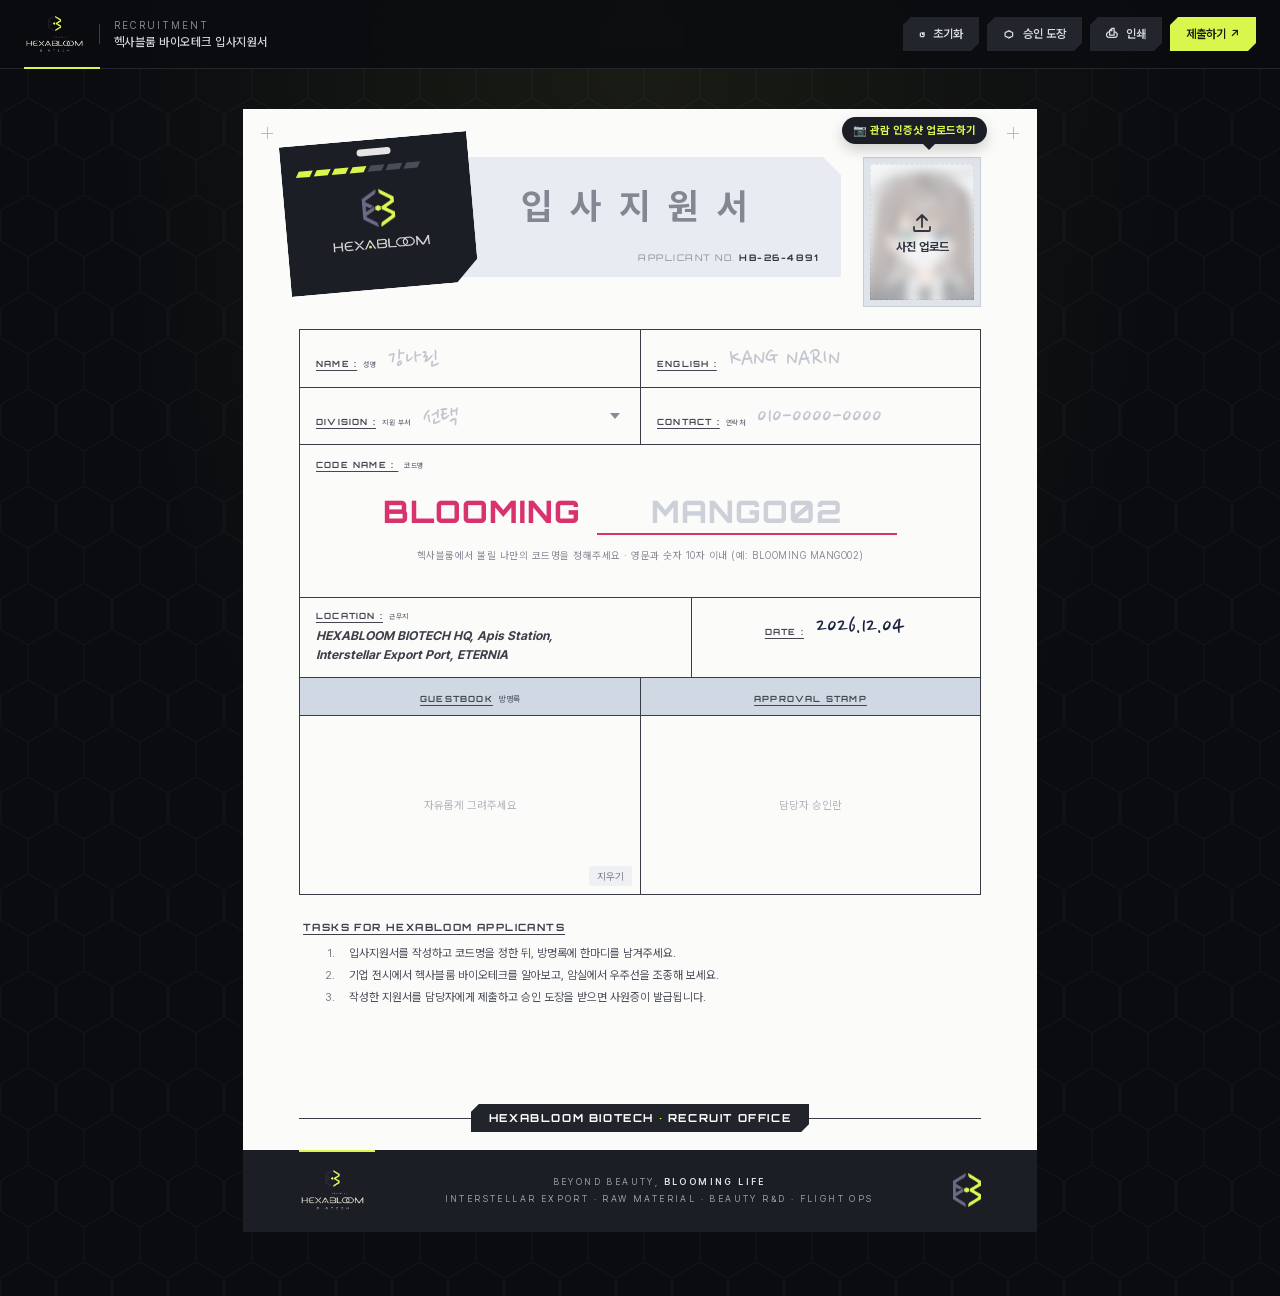
<file: application.html>
<!doctype html>
<html lang="ko">
<head>
<meta charset="utf-8">
<meta name="viewport" content="width=device-width,initial-scale=1">
<meta name="theme-color" content="#0b0c10">
<title>HEXABLOOM BIOTECH — 입사지원서</title>
<meta name="description" content="헥사블룸 바이오테크 입사지원서.">
<link rel="stylesheet" href="assets/fonts/pretendard/pretendard.css"><link rel="preconnect" href="https://fonts.googleapis.com">
<link rel="preconnect" href="https://fonts.gstatic.com" crossorigin>
<link href="https://fonts.googleapis.com/css2?family=Orbitron:wght@500;700;800&family=Nanum+Pen+Script&display=swap" rel="stylesheet">
<style>
:root{
  --bg:#0b0c10;--panel:#17181e;--line:#3b3d48;--muted:#999ba8;--white:#f1f2f5;
  --lime:#d9f64c;--lime-ink:#9fbf12;--pink:#f18bb9;--ink:#333640;
  --paper:#fbfbfa;--paper-line:#3a3c46;--cell:#e8ebf1;--stamp:#d8336f;--pen:#1d2240;
  --sans:'Pretendard','Apple SD Gothic Neo','Malgun Gothic',sans-serif;
  --display:'Orbitron','Pretendard',sans-serif;
  --hand:'Nanum Pen Script','Pretendard',cursive;
}
*{box-sizing:border-box}
html,body{margin:0}
body{
  min-height:100vh;background:var(--bg);color:var(--white);font-family:var(--sans);
  -webkit-font-smoothing:antialiased;
  background-image:
    radial-gradient(ellipse at 50% 0%,rgba(217,246,76,.07),transparent 60%),
    url("data:image/svg+xml,%3Csvg xmlns='http://www.w3.org/2000/svg' width='56' height='97' viewBox='0 0 56 97'%3E%3Cpath d='M28 1 L55 16.5 L55 47.5 L28 63 L1 47.5 L1 16.5 Z M28 63 L28 97' fill='none' stroke='%23ffffff' stroke-opacity='.035'/%3E%3C/svg%3E");
}
button{font:inherit;color:inherit;cursor:pointer;border:0;background:none}
button:focus-visible,input:focus-visible,select:focus-visible{outline:2px solid var(--lime);outline-offset:3px}
[hidden]{display:none!important}

/* ---------- toolbar ---------- */
.bar{
  position:sticky;top:0;z-index:10;display:flex;align-items:center;gap:14px;
  padding:14px 24px;background:rgba(11,12,16,.86);backdrop-filter:blur(10px);
  border-bottom:1px solid #24262e;
}
.bar:after{content:'';position:absolute;left:24px;bottom:-1px;width:76px;height:2px;background:var(--lime)}
.bar img{height:40px;width:auto}
.bar .sep{width:1px;height:20px;background:#3b3d48}
.bar .crumb{font-size:10px;letter-spacing:2px;color:#858793;line-height:1.5}
.bar .crumb b{display:block;font-weight:500;letter-spacing:.5px;font-size:12px;color:#d3d5dd}
.bar .actions{margin-left:auto;display:flex;gap:8px}
.btn{
  display:inline-flex;align-items:center;gap:8px;padding:10px 16px;font-size:12px;font-weight:600;
  background:#23252d;color:#d9dbe3;
  clip-path:polygon(8px 0,100% 0,100% calc(100% - 8px),calc(100% - 8px) 100%,0 100%,0 8px);
  transition:background .15s,color .15s;
}
.btn:hover{background:#30323b}
.btn.primary{background:var(--lime);color:#1a1c12}
.btn.primary:hover{background:#e6ff6c}
.btn.stamp-on{background:var(--stamp);color:#fff}

/* ---------- stage ---------- */
.stage{display:flex;justify-content:center;padding:40px 16px 64px}
.fit{position:relative;overflow:hidden;max-width:100%}
.sheet{
  position:absolute;top:0;left:0;width:794px;height:1123px;transform-origin:0 0;
  background:var(--paper);color:var(--ink);
  box-shadow:0 30px 80px rgba(0,0,0,.55),0 0 0 1px rgba(255,255,255,.04);
  padding:48px 56px 0;display:flex;flex-direction:column;overflow:hidden;
}

/* corner registration marks */
.sheet .mark{position:absolute;width:12px;height:12px;color:#b9bcc6}
.sheet .mark:before,.sheet .mark:after{content:'';position:absolute;background:currentColor}
.sheet .mark:before{left:5.5px;top:0;width:1px;height:12px}
.sheet .mark:after{top:5.5px;left:0;width:12px;height:1px}
.mark.tl{top:18px;left:18px}.mark.tr{top:18px;right:18px}

/* ---------- header ---------- */
.head{display:grid;grid-template-columns:1fr 118px;gap:22px;align-items:start;position:relative;margin-bottom:22px}
.title-box{
  position:relative;background:var(--cell);padding:22px 22px 18px 150px;min-height:120px;
  clip-path:polygon(0 0,calc(100% - 18px) 0,100% 18px,100% 100%,0 100%);
}
.title-box .ko{margin-top:6px;text-align:center;font-size:36px;font-weight:700;letter-spacing:18px;text-indent:18px;color:#6c6f7b;opacity:.8}
.title-box .no{position:absolute;right:22px;bottom:14px;font-family:var(--display);font-size:9px;letter-spacing:1.5px;color:#8a8d99}
.title-box .no b{color:var(--ink);font-weight:700}

/* lanyard-style tag, overlapping the title box like the clip-on badge in the reference */
.tag{
  position:absolute;left:-14px;top:-18px;width:188px;height:150px;z-index:2;
  background:#1c1e25;color:#fff;transform:rotate(-5deg);
  clip-path:polygon(0 0,100% 0,100% calc(100% - 22px),calc(100% - 22px) 100%,0 100%);
  box-shadow:0 8px 18px rgba(0,0,0,.25);
  padding:16px 16px 12px;display:flex;flex-direction:column;
}
.tag .hole{position:absolute;top:9px;left:50%;width:34px;height:7px;margin-left:-17px;border-radius:4px;background:var(--paper);opacity:.9}
.tag .stripe{display:flex;gap:4px;margin:10px 0 10px}
.tag .stripe i{display:block;width:14px;height:6px;background:var(--lime);transform:skewX(-30deg)}
.tag .stripe i:nth-child(n+5){background:#4a4d57}
.tag .tag-logo{display:flex;flex-direction:column;align-items:center;gap:9px;margin:8px auto 0}
.tag .tag-logo .sym{height:38px}
.tag .tag-logo .word{width:118px}

/* photo */
.photo{
  position:relative;width:118px;height:150px;background:#dfe3ea;cursor:pointer;
  display:grid;place-items:center;overflow:hidden;
  border:1px solid #c9cdd6;
}
.photo:before{content:'';position:absolute;inset:6px;border:1px dashed #a9adb9;pointer-events:none}
.photo img{position:absolute;inset:0;width:100%;height:100%;object-fit:cover}
/* example: Narin's ID photo cropped from the employee card */
.photo .ph{position:absolute;inset:6px;overflow:hidden;display:grid;place-items:center}
.photo .ph:before{content:'';position:absolute;inset:-10px;background:url('assets/reward-id-v2.webp') no-repeat;background-size:459px auto;background-position:-170px -98px;filter:blur(5px);opacity:.55}
.photo .ph:after{content:'';position:absolute;inset:0;background:rgba(251,251,250,.35)}
.photo .ph .up{position:relative;z-index:1;display:flex;flex-direction:column;align-items:center;gap:5px;font-size:12px;font-weight:700;color:var(--ink)}
.photo .ph .up svg{width:24px;height:24px}
.bubble{
  position:absolute;right:-6px;top:-40px;z-index:3;white-space:nowrap;
  background:#1c1e25;color:var(--lime);font-size:11px;font-weight:700;padding:7px 11px;border-radius:14px;
  box-shadow:0 6px 14px rgba(0,0,0,.18);animation:bob 1.8s ease-in-out infinite;pointer-events:none;
}
.bubble:after{content:'';position:absolute;right:52px;bottom:-6px;border:6px solid transparent;border-bottom:0;border-top-color:#1c1e25}
@keyframes bob{50%{transform:translateY(-3px)}}
.photo input{display:none}

/* ---------- form table ---------- */
.form{border:1.5px solid var(--paper-line);position:relative}
.row{display:grid;border-bottom:1px solid var(--paper-line)}
.row:last-child{border-bottom:0}
.row>.cell{padding:12px 16px;min-width:0}
.row>.cell+.cell{border-left:1px solid var(--paper-line)}
.c2{grid-template-columns:1fr 1fr}
.lbl{
  display:block;font-family:var(--display);font-size:8.5px;font-weight:700;letter-spacing:1.2px;color:#454852;
  text-decoration:underline;text-underline-offset:3px;text-decoration-thickness:1px;
}
.lbl small{font-family:var(--sans);font-weight:600;letter-spacing:.5px;margin-left:6px;color:#7c7f8a;text-decoration:none;display:inline-block}
.inline{display:flex;align-items:baseline;gap:10px}
.inline .lbl{flex-shrink:0}
.hand,.hand-select{
  width:100%;border:0;background:transparent;font-family:var(--hand);font-size:27px;line-height:1.1;color:var(--pen);
  padding:2px 2px 0;border-bottom:1px solid transparent;
}
.hand::placeholder{color:#c3c6cf}
.hand:hover,.hand:focus{border-bottom-color:#c9ccd5;outline:none}
.hand-select{appearance:none;-webkit-appearance:none;cursor:pointer;padding-right:22px;
  background:url("data:image/svg+xml,%3Csvg xmlns='http://www.w3.org/2000/svg' width='10' height='6'%3E%3Cpath d='M0 0l5 6 5-6z' fill='%23888b97'/%3E%3C/svg%3E") no-repeat right 4px center}
.hand-select.empty{color:#c3c6cf}
.hand-select option{font-family:var(--sans);font-size:14px;color:var(--ink)}

/* motto row */
.motto{padding:14px 16px 26px!important}
.motto .q{display:flex;align-items:baseline;justify-content:center;gap:16px;margin-top:22px}
.motto .q .fixed{font-family:var(--display);font-weight:800;font-size:31px;letter-spacing:1px;color:var(--stamp);white-space:nowrap}
.motto .q .blank{position:relative;width:300px}
.motto .q .blank:after{content:'';position:absolute;left:0;right:0;bottom:2px;height:2.5px;background:var(--stamp)}
.motto .q .blank .code{
  width:100%;border:0;background:transparent;text-align:center;padding:0 0 6px;
  font-family:var(--display);font-weight:800;font-size:31px;letter-spacing:1px;color:var(--ink);text-transform:uppercase;
}
.motto .q .blank .code::placeholder{color:#cdd0d8}
.motto .q .blank .code:focus{outline:none}
.motto .sub{text-align:center;margin-top:12px;font-size:10px;letter-spacing:.5px;color:#8a8d99}

.loc{font-size:12.5px;font-weight:700;font-style:italic;line-height:1.5;color:#3d404a;margin-top:6px}
.date-cell{display:flex;justify-content:flex-end;align-items:flex-start}
.date-cell .inline{width:auto}
.date-cell .hand{width:150px}

.sig-head{background:#cfd8e3}
.sig-head>.cell{padding:9px 16px;text-align:center}
.sig-head .lbl{display:inline}
.sig-head .lbl-ko{margin-left:6px;font-size:8.5px;font-weight:600;color:#6c6f7b}
.sig-body{height:178px}
.sig-body>.cell{position:relative;padding:0}
.sig-pad{position:absolute;inset:0;width:100%;height:100%;cursor:crosshair;touch-action:none}
.sig-hint{position:absolute;left:0;right:0;top:50%;transform:translateY(-50%);text-align:center;font-size:11px;color:#b3b6c0;pointer-events:none}
.mini{position:absolute;right:8px;bottom:8px;font-size:10px;padding:4px 8px;color:#7d808c;background:#eef0f4;border-radius:2px}
.mini:hover{background:#e2e5eb;color:var(--ink)}

.stamp-cell{display:grid;place-items:center;cursor:pointer}
.stamp-cell .sig-hint{transition:opacity .2s}
.stamp{width:150px;height:150px;transform:rotate(-13deg);color:var(--stamp);opacity:0;pointer-events:none;mix-blend-mode:multiply}
.stamp text{font-family:var(--display);fill:currentColor}
.stamp-cell.on .stamp{animation:thump .42s cubic-bezier(.2,.9,.3,1.25) forwards}
.stamp-cell.on .sig-hint{opacity:0}
@keyframes thump{0%{opacity:0;transform:rotate(-13deg) scale(1.9)}60%{opacity:.95}100%{opacity:.9;transform:rotate(-13deg) scale(1)}}

/* ---------- tasks ---------- */
.tasks{margin:26px 4px 0}
.tasks h3{margin:0 0 10px;font-family:var(--display);font-size:10px;font-weight:700;letter-spacing:1.4px;color:#3d404a;text-decoration:underline;text-underline-offset:3px}
.tasks ol{margin:0;padding:0 0 0 46px;list-style:none;counter-reset:t}
.tasks li{counter-increment:t;position:relative;font-size:11.5px;line-height:1.9;color:#4f525d}
.tasks li:before{content:counter(t) '.';position:absolute;left:-30px;width:16px;text-align:right;color:#7c7f8a}

/* ---------- footer ---------- */
.office{display:flex;justify-content:center;margin-top:auto;position:relative}
.office:before{content:'';position:absolute;left:0;right:0;top:50%;height:1px;background:var(--paper-line)}
.office span{
  position:relative;background:#22242b;color:#fff;padding:7px 18px;font-family:var(--display);font-size:11px;font-weight:700;letter-spacing:1.6px;
  clip-path:polygon(8px 0,100% 0,100% calc(100% - 8px),calc(100% - 8px) 100%,0 100%,0 8px);
}
.office span b{color:var(--lime);font-weight:700}
.foot{
  margin:18px -56px 0;padding:18px 56px 20px;background:#1c1e25;color:#9a9da8;
  display:grid;grid-template-columns:auto 1fr auto;align-items:center;gap:24px;position:relative;
}
.foot:before{content:'';position:absolute;left:56px;top:0;width:76px;height:2px;background:var(--lime)}
.foot .hb{height:44px}
.foot .tagline{text-align:center;font-size:9px;letter-spacing:2.4px;line-height:1.9}
.foot .tagline b{color:#e3e5ea;font-weight:600}
.foot .et{height:34px}

/* ---------- submit dialog / toast ---------- */
.missing{box-shadow:inset 0 0 0 2px var(--stamp);animation:blink .9s ease 2}
@keyframes blink{50%{box-shadow:inset 0 0 0 2px transparent}}
.modal{
  width:min(440px,calc(100vw - 32px));border:1px solid #3b3d48;padding:26px 26px 22px;
  background:var(--panel);color:var(--white);font-family:var(--sans);
  clip-path:polygon(14px 0,100% 0,100% calc(100% - 14px),calc(100% - 14px) 100%,0 100%,0 14px);
}
.modal::backdrop{background:rgba(5,6,8,.72);backdrop-filter:blur(4px)}
.modal .k{font-family:var(--display);font-size:9px;letter-spacing:2px;color:var(--lime)}
.modal h2{margin:8px 0 10px;font-size:20px;font-weight:700;letter-spacing:-.2px}
.modal p{margin:0 0 16px;font-size:13px;line-height:1.65;color:#b9bcc7}
.modal p b{color:var(--white)}
.modal .no{font-family:var(--display);font-size:22px;font-weight:700;color:var(--lime);letter-spacing:1px;margin:4px 0 16px}
.consent{display:flex;gap:10px;align-items:flex-start;padding:12px;margin-bottom:18px;background:#1f2128;font-size:12px;line-height:1.55;color:#c9ccd5;cursor:pointer}
.consent input{margin:2px 0 0;accent-color:var(--lime);width:15px;height:15px;flex-shrink:0}
.modal .row-btns{display:flex;gap:8px;justify-content:flex-end}
.btn:disabled{opacity:.45;cursor:not-allowed}
.modal [data-show]{display:none}
.modal[data-state="confirm"] [data-show~="confirm"],
.modal[data-state="sending"] [data-show~="sending"],
.modal[data-state="done"] [data-show~="done"],
.modal[data-state="error"] [data-show~="error"],
.modal[data-state="nourl"] [data-show~="nourl"]{display:block}
.modal .row-btns[data-show]{display:none}
.modal[data-state="confirm"] .row-btns[data-show~="confirm"],
.modal[data-state="done"] .row-btns[data-show~="done"],
.modal[data-state="error"] .row-btns[data-show~="error"],
.modal[data-state="nourl"] .row-btns[data-show~="nourl"]{display:flex}
.spinner{width:22px;height:22px;margin:6px 0 18px;border:2px solid #3b3d48;border-top-color:var(--lime);border-radius:50%;animation:spin .8s linear infinite}
@keyframes spin{to{transform:rotate(360deg)}}
.toast{
  position:fixed;left:50%;bottom:28px;z-index:20;transform:translate(-50%,20px);opacity:0;pointer-events:none;
  background:#23252d;color:var(--white);font-size:13px;padding:11px 18px;border-left:3px solid var(--stamp);
  transition:opacity .2s,transform .2s;max-width:calc(100vw - 32px);
}
.toast.show{opacity:1;transform:translate(-50%,0)}

/* ---------- print ---------- */
@page{size:A4;margin:0}
@media print{
  body{background:#fff}
  .bar,.mini,.sig-hint,.bubble,.photo .ph{display:none!important}
  .stage{padding:0;display:block}
  .fit{width:auto!important;height:auto!important;overflow:visible;max-width:none}
  .sheet{position:relative;transform:none!important;box-shadow:none}
  .sheet,.foot,.tag,.title-box,.sig-head,.office span,.photo{-webkit-print-color-adjust:exact;print-color-adjust:exact}
  .photo:before{display:none}
  .stamp-cell.on .stamp{animation:none;opacity:.9}
}
@media (max-width:640px){
  .bar{padding:12px 16px;gap:10px}
  .bar .crumb,.bar .sep{display:none}
  .btn{padding:9px 10px;font-size:11px;gap:5px}
  .btn .t{display:none}
  .stage{padding:20px 16px 40px}
}
</style>
</head>
<body>

<div class="bar">
  <img src="assets/ui-hexabloom-mark.webp" alt="HEXABLOOM BIOTECH">
  <span class="sep"></span>
  <span class="crumb">RECRUITMENT<b>헥사블룸 바이오테크 입사지원서</b></span>
  <div class="actions">
    <button class="btn" id="resetBtn" type="button" title="초기화">↺<span class="t"> 초기화</span></button>
    <button class="btn" id="stampBtn" type="button" title="승인 도장">⬡<span class="t"> 승인 도장</span></button>
    <button class="btn" id="printBtn" type="button" title="인쇄 / PDF">⎙<span class="t"> 인쇄</span></button>
    <button class="btn primary" id="submitBtn" type="button">제출하기 ↗</button>
  </div>
</div>

<main class="stage">
  <div class="fit" id="fit">
    <form class="sheet" id="sheet" autocomplete="off" onsubmit="return false">
      <i class="mark tl"></i><i class="mark tr"></i>

      <div class="head">
        <div class="tag" aria-hidden="true">
          <i class="hole"></i>
          <div class="stripe"><i></i><i></i><i></i><i></i><i></i><i></i><i></i></div>
          <div class="tag-logo"><img class="sym" src="assets/hexabloom-symbol.webp" alt=""><img class="word" src="assets/hexabloom-wordmark.webp" alt="HEXABLOOM"></div>
        </div>
        <div class="title-box">
          <div class="ko">입사지원서</div>
          <div class="no">APPLICANT NO. <b id="applicantNo">HB-26-0000</b></div>
        </div>
        <span class="bubble" id="photoBubble">📷 관람 인증샷 업로드하기</span>
        <label class="photo" title="관람 인증샷 업로드하기">
          <input type="file" id="photoInput" accept="image/*">
          <div class="ph" id="photoPh"><span class="up"><svg viewBox="0 0 24 24" fill="none" stroke="currentColor" stroke-width="1.8" stroke-linecap="round" stroke-linejoin="round"><path d="M12 16V4M7 9l5-5 5 5M4 16v3a1 1 0 0 0 1 1h14a1 1 0 0 0 1-1v-3"/></svg>사진 업로드</span></div>
          <img id="photoImg" alt="관람 인증샷" hidden>
        </label>
      </div>

      <div class="form">
        <div class="row c2">
          <div class="cell inline"><span class="lbl">NAME :<small>성명</small></span><input class="hand" name="nameKo" placeholder="강나린" maxlength="12"></div>
          <div class="cell inline"><span class="lbl">ENGLISH :</span><input class="hand" name="nameEn" placeholder="KANG NARIN" maxlength="20"></div>
        </div>
        <div class="row c2">
          <div class="cell inline"><span class="lbl">DIVISION :<small>지원 부서</small></span>
            <select class="hand-select empty" name="division" id="division">
              <option value="" selected disabled>선택</option>
              <option>성간 수출 사업부</option>
              <option>원료 탐사팀</option>
              <option>뷰티 연구소</option>
              <option>우주선 운항팀</option>
              <option>브랜드 홍보실</option>
            </select>
          </div>
          <div class="cell inline"><span class="lbl">CONTACT :<small>연락처</small></span><input class="hand" name="contact" placeholder="010-0000-0000" maxlength="20" inputmode="tel"></div>
        </div>

        <div class="row">
          <div class="cell motto">
            <span class="lbl">CODE NAME : <small>코드명</small></span>
            <div class="q">
              <span class="fixed">BLOOMING</span>
              <span class="blank"><input class="code" name="codename" maxlength="10" placeholder="MANGO02" autocapitalize="characters" spellcheck="false" aria-label="BLOOMING 뒤에 붙일 코드명"></span>
            </div>
            <p class="sub">헥사블룸에서 불릴 나만의 코드명을 정해주세요 · 영문과 숫자 10자 이내 (예: BLOOMING MANGO02)</p>
          </div>
        </div>

        <div class="row c2" style="grid-template-columns:1.35fr 1fr">
          <div class="cell">
            <span class="lbl">LOCATION :<small>근무지</small></span>
            <div class="loc">HEXABLOOM BIOTECH HQ, Apis Station,<br>Interstellar Export Port, ETERNIA</div>
          </div>
          <div class="cell date-cell">
            <div class="inline"><span class="lbl">DATE :</span><input class="hand" name="date" id="dateInput" maxlength="12"></div>
          </div>
        </div>

        <div class="row c2 sig-head">
          <div class="cell"><span class="lbl">GUESTBOOK</span><small class="lbl-ko">방명록</small></div>
          <div class="cell"><span class="lbl">APPROVAL STAMP</span></div>
        </div>
        <div class="row c2 sig-body">
          <div class="cell">
            <canvas class="sig-pad" id="sigPad" aria-label="방명록"></canvas>
            <span class="sig-hint" id="sigHint">자유롭게 그려주세요</span>
            <button class="mini" id="sigClear" type="button">지우기</button>
          </div>
          <div class="cell stamp-cell" id="stampCell" role="button" tabindex="0" aria-label="승인 도장 찍기">
            <span class="sig-hint">담당자 승인란</span>
            <svg class="stamp" viewBox="0 0 160 160" aria-hidden="true">
              <defs><path id="arc" d="M30 80a50 50 0 1 1 100 0"/></defs>
              <polygon points="80,6 144,43 144,117 80,154 16,117 16,43" fill="none" stroke="currentColor" stroke-width="5"/>
              <polygon points="80,16 135,48 135,112 80,144 25,112 25,48" fill="none" stroke="currentColor" stroke-width="1.5"/>
              <text font-size="11" font-weight="700" letter-spacing="2.5"><textPath href="#arc" startOffset="50%" text-anchor="middle">HEXABLOOM</textPath></text>
              <text x="80" y="90" font-size="17" font-weight="800" text-anchor="middle" letter-spacing=".5">APPROVED</text>
              <line x1="36" y1="100" x2="124" y2="100" stroke="currentColor" stroke-width="1.5"/>
              <text x="80" y="117" font-size="9" font-weight="700" text-anchor="middle" letter-spacing="1.5" id="stampDate">2026.10.30</text>
              <text x="80" y="58" font-size="8" font-weight="700" text-anchor="middle" letter-spacing="2">✦ BIOTECH ✦</text>
            </svg>
          </div>
        </div>
      </div>

      <section class="tasks">
        <h3>TASKS FOR HEXABLOOM APPLICANTS</h3>
        <ol>
          <li>입사지원서를 작성하고 코드명을 정한 뒤, 방명록에 한마디를 남겨주세요.</li>
          <li>기업 전시에서 헥사블룸 바이오테크를 알아보고, 암실에서 우주선을 조종해 보세요.</li>
          <li>작성한 지원서를 담당자에게 제출하고 승인 도장을 받으면 사원증이 발급됩니다.</li>
        </ol>
      </section>

      <div class="office"><span>HEXABLOOM BIOTECH <b>·</b> RECRUIT OFFICE</span></div>
      <footer class="foot">
        <img class="hb" src="assets/ui-hexabloom-mark.webp" alt="HEXABLOOM BIOTECH">
        <div class="tagline">BEYOND BEAUTY, <b>BLOOMING LIFE</b><br>INTERSTELLAR EXPORT · RAW MATERIAL · BEAUTY R&amp;D · FLIGHT OPS</div>
        <img class="et" src="assets/hexabloom-symbol.webp" alt="">
      </footer>
    </form>
  </div>
</main>

<dialog class="modal" id="submitDialog" data-state="confirm" aria-labelledby="submitTitle">
  <span class="k">HEXABLOOM RECRUIT OFFICE</span>
  <div data-show="confirm">
    <h2 id="submitTitle">지원서를 제출할까요?</h2>
    <p>제출한 지원서는 헥사블룸 채용 담당자만 확인할 수 있어요.</p>
    <label class="consent"><input type="checkbox" id="consent"><span>이름·연락처·사진·방명록이 전시 운영(사원증 발급)을 위해 저장되는 것에 동의합니다. 전시가 끝나면 삭제됩니다.</span></label>
  </div>
  <div data-show="sending"><h2>제출 중이에요</h2><div class="spinner"></div></div>
  <div data-show="done">
    <h2>지원서가 접수되었어요</h2>
    <div class="no" id="doneNo"></div>
    <p>지원번호를 기억해 주세요. <b>담당자에게 승인 도장</b>을 받으면 사원증이 발급됩니다.</p>
  </div>
  <div data-show="error"><h2>제출하지 못했어요</h2><p id="errorMsg">인터넷 연결을 확인한 뒤 다시 시도해 주세요.</p></div>
  <div data-show="nourl"><h2>저장 주소가 없어요</h2><p>application.html의 <b>SUBMIT_URL</b>에 Google Apps Script 웹 앱 주소를 넣어야 제출할 수 있어요. README의 ‘입사지원서 저장’ 항목을 참고하세요.</p></div>
  <div class="row-btns" data-show="confirm"><button class="btn" type="button" data-close>취소</button><button class="btn primary" type="button" id="sendBtn" disabled>제출하기 ↗</button></div>
  <div class="row-btns" data-show="done"><button class="btn primary" type="button" id="newBtn">새 지원서 작성</button></div>
  <div class="row-btns" data-show="error"><button class="btn" type="button" data-close>닫기</button><button class="btn primary" type="button" id="retryBtn">다시 시도</button></div>
  <div class="row-btns" data-show="nourl"><button class="btn" type="button" data-close>닫기</button></div>
</dialog>
<div class="toast" id="toast" role="status"></div>

<script>
// Google Apps Script 웹 앱 주소 (README의 '입사지원서 저장' 참고). 비어 있으면 제출 시 안내만 뜹니다.
const SUBMIT_URL = 'https://script.google.com/macros/s/AKfycbzJR_RwLF7Bzi9nsOoSZVGNqrHPheKUap5KHbEGhNGyjA5XV_MKwvtkd7AwHceVTHEd7w/exec';

(() => {
  const W = 794, H = 1123;
  const fit = document.getElementById('fit');
  const sheet = document.getElementById('sheet');

  function scale() {
    const s = Math.min(1, (document.documentElement.clientWidth - 32) / W);
    fit.style.width = W * s + 'px';
    fit.style.height = H * s + 'px';
    sheet.style.transform = `scale(${s})`;
  }
  window.addEventListener('resize', scale);
  scale();

  // date + applicant number
  const now = new Date();
  const pad = n => String(n).padStart(2, '0');
  const today = `${now.getFullYear()}.${pad(now.getMonth() + 1)}.${pad(now.getDate())}`;
  const dateInput = document.getElementById('dateInput');
  const applicantNo = document.getElementById('applicantNo');
  document.getElementById('stampDate').textContent = today;
  function freshNumber() {
    applicantNo.textContent = 'HB-' + String(now.getFullYear()).slice(2) + '-' + String(Math.floor(Math.random() * 9000) + 1000);
  }

  // code name: uppercase letters and digits only
  sheet.codename.addEventListener('input', e => {
    const v = e.target.value.toUpperCase().replace(/[^A-Z0-9]/g, '');
    if (v !== e.target.value) e.target.value = v;
  });

  // division select placeholder colour
  const division = document.getElementById('division');
  division.addEventListener('change', () => division.classList.toggle('empty', !division.value));

  // photo
  const photoInput = document.getElementById('photoInput');
  const photoImg = document.getElementById('photoImg');
  const photoPh = document.getElementById('photoPh');
  const photoBubble = document.getElementById('photoBubble');
  let photoData = null;
  photoInput.addEventListener('change', () => {
    const file = photoInput.files[0];
    if (!file) return;
    if (photoImg.src.startsWith('blob:')) URL.revokeObjectURL(photoImg.src);
    photoImg.src = URL.createObjectURL(file);
    photoImg.hidden = false;
    photoPh.hidden = true;
    photoBubble.hidden = true;
    // keep a small 3:4 JPEG copy for submission
    photoImg.onload = () => {
      const c = document.createElement('canvas');
      c.width = 360; c.height = 480;
      const k = Math.max(c.width / photoImg.naturalWidth, c.height / photoImg.naturalHeight);
      const w = photoImg.naturalWidth * k, h = photoImg.naturalHeight * k;
      c.getContext('2d').drawImage(photoImg, (c.width - w) / 2, (c.height - h) / 2, w, h);
      photoData = c.toDataURL('image/jpeg', .85);
    };
  });

  // signature pad
  const pad_ = document.getElementById('sigPad');
  const ctx = pad_.getContext('2d');
  const sigHint = document.getElementById('sigHint');
  let drawing = false, last = null, signed = false;
  function sizePad() {
    const dpr = Math.max(2, window.devicePixelRatio || 1);
    const snapshot = signed ? pad_.toDataURL() : null;
    pad_.width = pad_.offsetWidth * dpr;
    pad_.height = pad_.offsetHeight * dpr;
    ctx.setTransform(dpr, 0, 0, dpr, 0, 0);
    ctx.lineCap = 'round'; ctx.lineJoin = 'round'; ctx.strokeStyle = '#1d2240';
    if (snapshot) {
      const img = new Image();
      img.onload = () => ctx.drawImage(img, 0, 0, pad_.offsetWidth, pad_.offsetHeight);
      img.src = snapshot;
    }
  }
  function point(e) {
    // pointer coords are in screen space; the sheet may be scaled
    const r = pad_.getBoundingClientRect();
    const k = pad_.offsetWidth / r.width;
    return { x: (e.clientX - r.left) * k, y: (e.clientY - r.top) * k, p: e.pressure || .5 };
  }
  pad_.addEventListener('pointerdown', e => {
    drawing = true; last = point(e); pad_.setPointerCapture(e.pointerId);
    signed = true; sigHint.hidden = true;
  });
  pad_.addEventListener('pointermove', e => {
    if (!drawing) return;
    const p = point(e);
    const dist = Math.hypot(p.x - last.x, p.y - last.y);
    ctx.lineWidth = Math.max(1.4, 3.2 - dist * .08);
    ctx.beginPath(); ctx.moveTo(last.x, last.y); ctx.lineTo(p.x, p.y); ctx.stroke();
    last = p;
  });
  ['pointerup', 'pointercancel'].forEach(t => pad_.addEventListener(t, () => { drawing = false; }));
  function clearSig() {
    ctx.clearRect(0, 0, pad_.width, pad_.height);
    signed = false; sigHint.hidden = false;
  }
  document.getElementById('sigClear').addEventListener('click', clearSig);
  sizePad();

  // approval stamp
  const stampCell = document.getElementById('stampCell');
  const stampBtn = document.getElementById('stampBtn');
  function setStamp(on) {
    stampCell.classList.remove('on');
    if (on) { void stampCell.offsetWidth; stampCell.classList.add('on'); }
    stampBtn.classList.toggle('stamp-on', on);
  }
  const toggleStamp = () => setStamp(!stampCell.classList.contains('on'));
  stampCell.addEventListener('click', toggleStamp);
  stampCell.addEventListener('keydown', e => { if (e.key === 'Enter' || e.key === ' ') { e.preventDefault(); toggleStamp(); } });
  stampBtn.addEventListener('click', toggleStamp);

  // reset / print
  function reset() {
    sheet.reset();
    dateInput.value = today;
    division.classList.add('empty');
    photoImg.hidden = true; photoPh.hidden = false; photoBubble.hidden = false; photoInput.value = ''; photoData = null;
    clearSig(); setStamp(false); freshNumber();
  }
  document.getElementById('resetBtn').addEventListener('click', reset);
  document.getElementById('printBtn').addEventListener('click', () => window.print());

  // submit
  const toast = document.getElementById('toast');
  let toastTimer;
  function say(msg) {
    toast.textContent = msg; toast.classList.add('show');
    clearTimeout(toastTimer); toastTimer = setTimeout(() => toast.classList.remove('show'), 2600);
  }
  function flag(el) {
    el.classList.remove('missing'); void el.offsetWidth; el.classList.add('missing');
    setTimeout(() => el.classList.remove('missing'), 1900);
  }
  function validate() {
    const missing = [];
    if (!sheet.nameKo.value.trim()) missing.push(['성명', sheet.nameKo.closest('.cell')]);
    if (!division.value) missing.push(['지원 부서', division.closest('.cell')]);
    if (!sheet.codename.value.trim()) missing.push(['코드명', sheet.codename.closest('.cell')]);
    missing.forEach(([, el]) => flag(el));
    if (missing.length) say(missing.map(m => m[0]).join(', ') + '을(를) 채워주세요');
    return !missing.length;
  }

  const dialog = document.getElementById('submitDialog');
  const consent = document.getElementById('consent');
  const sendBtn = document.getElementById('sendBtn');
  const setState = s => { dialog.dataset.state = s; };
  consent.addEventListener('change', () => { sendBtn.disabled = !consent.checked; });
  dialog.querySelectorAll('[data-close]').forEach(b => b.addEventListener('click', () => dialog.close()));

  document.getElementById('submitBtn').addEventListener('click', () => {
    if (!validate()) return;
    consent.checked = false; sendBtn.disabled = true;
    setState(SUBMIT_URL ? 'confirm' : 'nourl');
    dialog.showModal();
  });

  async function send() {
    setState('sending');
    const payload = {
      applicantNo: applicantNo.textContent,
      nameKo: sheet.nameKo.value.trim(),
      nameEn: sheet.nameEn.value.trim(),
      division: division.value,
      contact: sheet.contact.value.trim(),
      codename: 'BLOOMING ' + sheet.codename.value.trim(),
      date: dateInput.value.trim(),
      photo: photoData,
      guestbook: signed ? pad_.toDataURL('image/png') : null
    };
    try {
      // text/plain keeps this a "simple" request, so Apps Script needs no CORS preflight
      const res = await fetch(SUBMIT_URL, { method: 'POST', headers: { 'Content-Type': 'text/plain;charset=utf-8' }, body: JSON.stringify(payload) });
      const out = await res.json();
      if (!out.ok) throw new Error(out.error || 'server');
      document.getElementById('doneNo').textContent = payload.applicantNo;
      setState('done');
    } catch (err) {
      console.error(err);
      setState('error');
    }
  }
  sendBtn.addEventListener('click', send);
  document.getElementById('retryBtn').addEventListener('click', send);
  document.getElementById('newBtn').addEventListener('click', () => { dialog.close(); reset(); window.scrollTo(0, 0); });
  // block Esc while the request is in flight
  dialog.addEventListener('cancel', e => { if (dialog.dataset.state === 'sending') e.preventDefault(); });

  dateInput.value = today;
  freshNumber();
})();
</script>
</body>
</html>
</file>
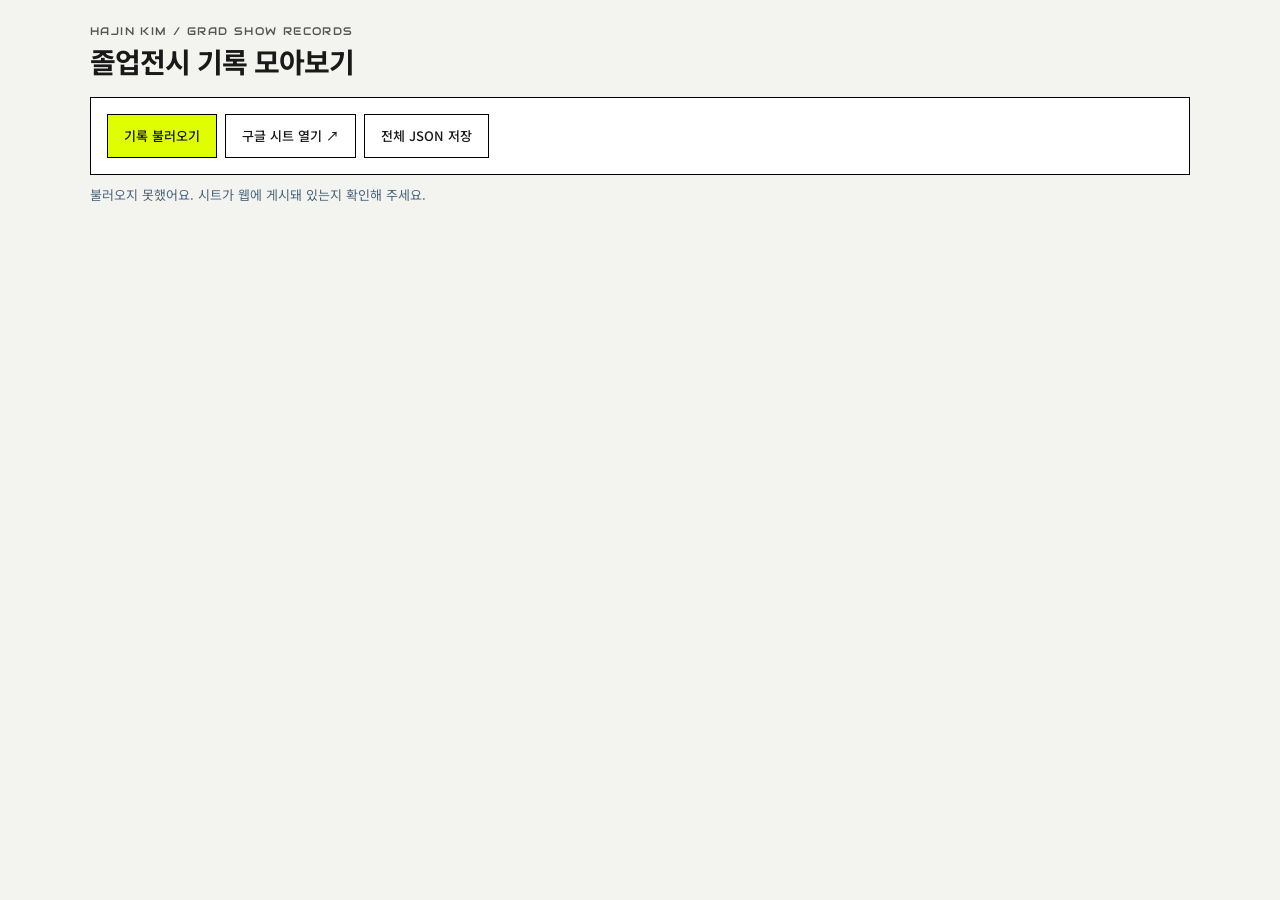
<file: records/admin.html>
<!doctype html>
<html lang="ko">
<head>
<meta charset="utf-8">
<meta name="viewport" content="width=device-width,initial-scale=1">
<meta name="robots" content="noindex,nofollow">
<title>졸업전시 기록 모아보기</title>
<link href="https://fonts.googleapis.com/css2?family=Audiowide&family=Noto+Sans+KR:wght@400;500;700&family=Space+Grotesk:wght@500;700&display=swap" rel="stylesheet">
<style>
  :root{--lime:#dfff00;--ink:#191919;--paper:#f3f3ef;--line:rgba(34,34,34,.2)}
  *{box-sizing:border-box;margin:0;padding:0}
  body{background:var(--paper);color:var(--ink);font:400 14px/1.6 'Noto Sans KR',system-ui,sans-serif;padding:24px 16px 60px}
  .wrap{max-width:1100px;margin:0 auto}
  .k{font:400 11px/1.4 Audiowide,sans-serif;letter-spacing:1.4px;color:#555}
  h1{font:700 28px/1.2 'Noto Sans KR';letter-spacing:-1px;margin:6px 0 18px}
  .login{display:flex;flex-wrap:wrap;gap:8px;align-items:center;padding:16px;background:#fff;border:1px solid #000}
  input{height:44px;padding:0 12px;border:1px solid #777;background:#fff;font:inherit;min-width:0}
  #url{flex:1 1 360px} #key{flex:0 1 160px}
  button,.btn{height:44px;padding:0 16px;border:1px solid #000;background:var(--lime);font:500 13px/42px 'Noto Sans KR';cursor:pointer;color:var(--ink);text-decoration:none;display:inline-block}
  button.ghost{background:#fff}
  .msg{margin-top:10px;font-size:13px;color:#466680;min-height:20px}
  .cards{display:grid;grid-template-columns:repeat(auto-fill,minmax(150px,1fr));gap:10px;margin:22px 0}
  .card{background:#fff;border:1px solid var(--line);padding:14px}
  .card .n{font:500 30px/1.1 'Space Grotesk';margin-top:4px}
  .card.site{grid-column:span 2;min-width:0}
  .card.site table{width:100%;margin-top:8px;font:500 13px/1.8 'Space Grotesk'}
  .card.site td:last-child{text-align:right}
  .tabs{display:flex;flex-wrap:wrap;gap:6px;margin:24px 0 0}
  .tabs button{background:#fff}.tabs button.on{background:var(--ink);color:#fff}
  .panel{background:#fff;border:1px solid #000;border-top:0;padding:14px;overflow:auto}
  .bar{display:flex;flex-wrap:wrap;gap:8px;align-items:center;margin-bottom:12px}
  .bar input{flex:1 1 200px;height:38px}
  .bar button,.bar .btn{height:38px;line-height:36px}
  table.data{border-collapse:collapse;width:100%;font-size:13px}
  table.data th,table.data td{border-bottom:1px solid var(--line);padding:8px 10px;text-align:left;vertical-align:top}
  table.data th{position:sticky;top:0;background:var(--lime);font-weight:500;white-space:nowrap}
  table.data td{max-width:420px;white-space:pre-wrap;word-break:break-all}
  .empty{padding:30px;text-align:center;color:#888}
  @media (max-width:600px){.card.site{grid-column:span 1}}
</style>
</head>
<body>
<div class="wrap">
  <p class="k">HAJIN KIM / GRAD SHOW RECORDS</p>
  <h1>졸업전시 기록 모아보기</h1>

  <div class="login">
    <button id="loadBtn">기록 불러오기</button>
    <a class="btn" href="https://docs.google.com/spreadsheets/d/1-8mWSMaEJUf_1IqdzUoMwVQ4oqoUSEBEVckebaYgi5M/edit" target="_blank" rel="noopener" style="background:#fff">구글 시트 열기 ↗</a>
    <button id="allJson" class="ghost" hidden>전체 JSON 저장</button>
  </div>
  <p class="msg" id="msg"></p>

  <section id="dash" hidden>
    <div class="cards" id="cards"></div>
    <div class="tabs" id="tabs"></div>
    <div class="panel" id="panel"></div>
  </section>
</div>
<script src="record.js"></script>
<script>
(function(){
  const $ = s => document.querySelector(s);
  const SITE = { invitation: '초대장', hwansang: '환상선택', eternia: 'ETERNIA' };
  const ACT = { view: '방문', heart: '하트', share: '공유', download: '초대장 저장', calendar: '일정 저장', poster: '포스터 보기', instagram: '인스타', open_work: '작품 열기', map: '지도', copy_address: '주소 복사', click: '버튼 클릭' };
  let data = null, current = 'guestbook';
  $('#loadBtn').addEventListener('click', load);
  const SHEETS = { guestbook: ['방명록', ['시간', '사이트', '이름', '메시지', '방문자ID'], r => [r.d.site, r.d.name, r.d.message]],
    lab: ['알고리즘랩', ['시간', '게시자 이름', '문장', '증폭 신호', '증폭 강도', '방문자ID'], r => [r.d.name, r.d.text, r.d.signal, r.d.intensity]],
    eternia: ['이터니아', ['시간', '종류', '내용', '방문자ID'], r => [r.d.type, r.d.detail]],
    event: ['반응', ['시간', '사이트', '행동', '대상', '방문자ID'], r => [r.d.site, r.d.action, r.d.target]] };
  async function load() {
    $('#msg').textContent = '불러오는 중…';
    const res = await window.GradRecord.load();
    if (!res) { $('#msg').textContent = '불러오지 못했어요. 시트가 웹에 게시돼 있는지 확인해 주세요.'; return; }
    const sheets = {};
    Object.keys(SHEETS).forEach(k => { const [name, headers, pick] = SHEETS[k];
      sheets[k] = { name, headers, rows: res.records.filter(r => r.k === k).map(r => [r.time, ...pick(r).map(v => v == null ? '' : v), r.v || '']) }; });
    data = { stats: res.stats, sheets }; render();
    $('#msg').textContent = '불러왔어요 · ' + new Date().toLocaleString('ko-KR') + ' (시트 반영까지 최대 5분 걸릴 수 있어요)';
  }
  load();

  function render() {
    $('#dash').hidden = false; $('#allJson').hidden = false;
    const st = data.stats, c = st.counts;
    let html = `<div class="card"><p class="k">GUESTBOOK</p><p class="n">${st.guestbook}</p><p>방명록 글</p></div>
      <div class="card"><p class="k">ALGORITHM LAB</p><p class="n">${st.lab}</p><p>알고리즘랩 문장</p></div>
      <div class="card"><p class="k">ETERNIA</p><p class="n">${st.eternia}</p><p>이터니아 체험 기록</p></div>`;
    Object.keys(SITE).forEach(s => {
      const rows = Object.keys(ACT).filter(a => c[s] && c[s][a]).map(a => `<tr><td>${ACT[a]}</td><td>${c[s][a]}</td></tr>`).join('') || '<tr><td>아직 기록 없음</td><td></td></tr>';
      html += `<div class="card site"><p class="k">${s.toUpperCase()}</p><b>${SITE[s]}</b><table>${rows}</table></div>`;
    });
    $('#cards').innerHTML = html;
    $('#tabs').innerHTML = Object.keys(data.sheets).map(k => `<button data-k="${k}" class="${k === current ? 'on' : ''}">${data.sheets[k].name} (${data.sheets[k].rows.length})</button>`).join('');
    document.querySelectorAll('#tabs button').forEach(b => b.onclick = () => { current = b.dataset.k; render(); });
    renderTable();
  }
  function renderTable(filter = '') {
    const sh = data.sheets[current];
    const rows = sh.rows.slice().reverse().filter(r => !filter || r.join(' ').toLowerCase().includes(filter.toLowerCase()));
    const esc = t => String(t).replace(/[&<>]/g, ch => ({ '&': '&amp;', '<': '&lt;', '>': '&gt;' }[ch]));
    $('#panel').innerHTML = `<div class="bar"><input id="q" placeholder="검색" value="${esc(filter)}"><button id="csv">CSV(엑셀) 저장</button></div>` +
      (rows.length ? `<table class="data"><thead><tr>${sh.headers.map(h => `<th>${esc(h)}</th>`).join('')}</tr></thead><tbody>${rows.map(r => `<tr>${r.map(v => `<td>${esc(v)}</td>`).join('')}</tr>`).join('')}</tbody></table>` : '<p class="empty">아직 기록이 없어요.</p>');
    const q = $('#q'); q.oninput = () => { renderTable(q.value); const n = $('#q'); n.focus(); n.setSelectionRange(n.value.length, n.value.length); };
    $('#csv').onclick = () => {
      const cell = v => '"' + String(v).replace(/"/g, '""') + '"';
      const csv = '﻿' + [sh.headers, ...sh.rows].map(r => r.map(cell).join(',')).join('\r\n');
      download(new Blob([csv], { type: 'text/csv;charset=utf-8' }), `졸업전시_${sh.name}_${today()}.csv`);
    };
  }
  $('#allJson').onclick = () => download(new Blob([JSON.stringify(data, null, 2)], { type: 'application/json' }), `졸업전시_기록전체_${today()}.json`);
  const today = () => new Date().toISOString().slice(0, 10);
  function download(blob, name) { const a = document.createElement('a'); a.href = URL.createObjectURL(blob); a.download = name; a.click(); setTimeout(() => URL.revokeObjectURL(a.href), 2000); }
})();
</script>
</body>
</html>
</file>
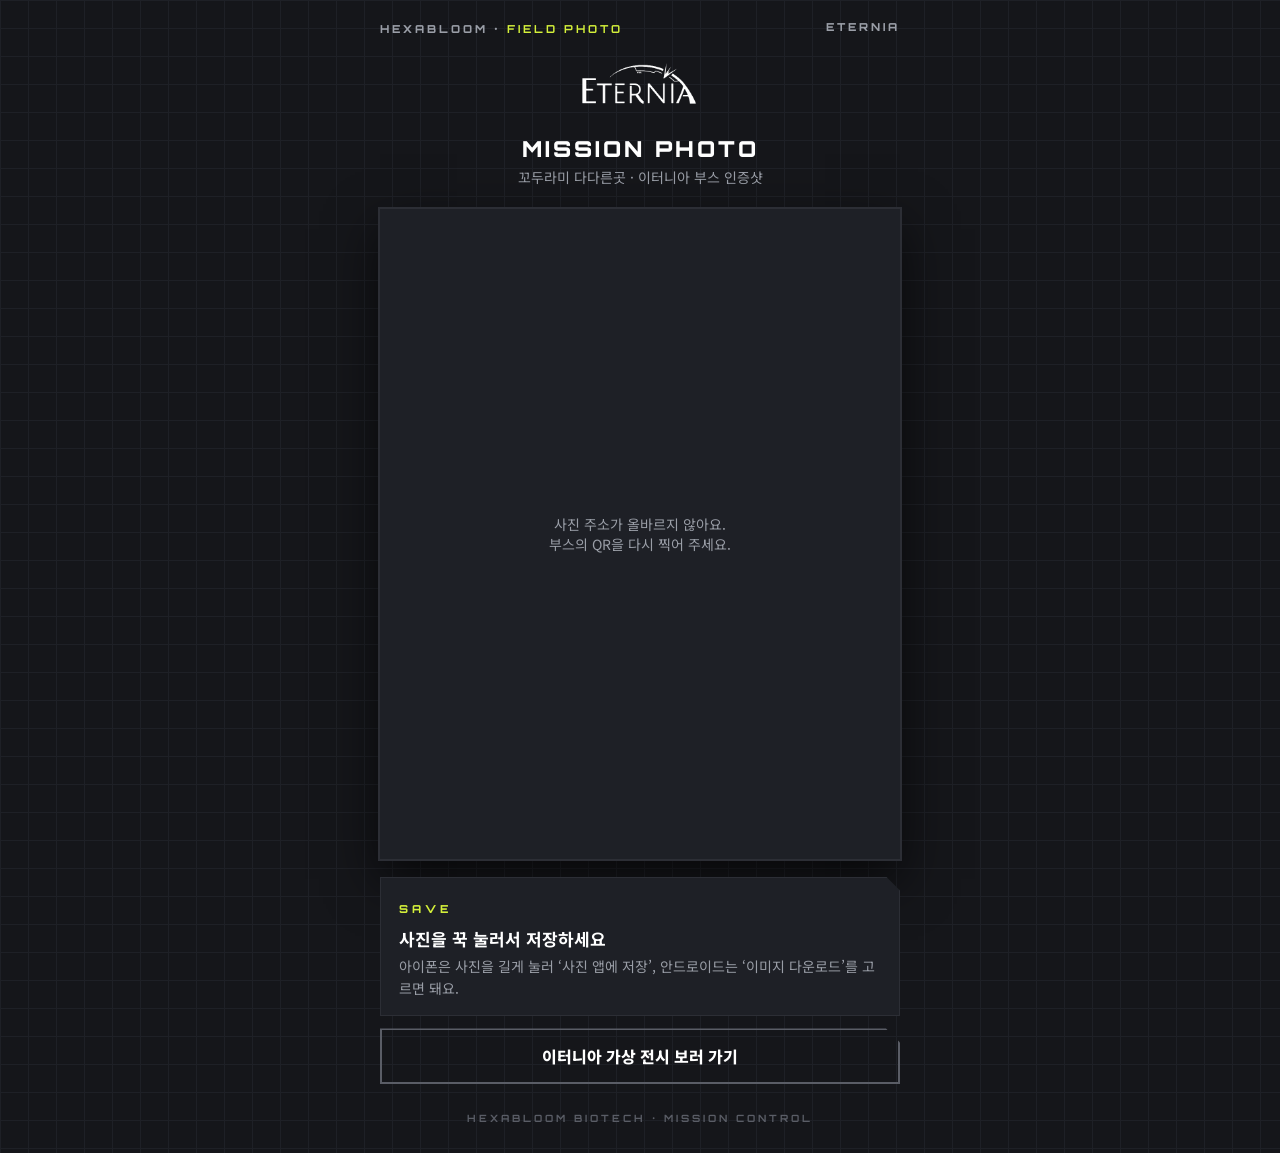
<file: report/photo.html>
<!doctype html>
<html lang="ko">
<head>
<meta charset="utf-8">
<meta name="viewport" content="width=device-width,initial-scale=1,viewport-fit=cover">
<title>ETERNIA 인증샷</title>
<meta name="theme-color" content="#15161A">
<link rel="stylesheet" href="https://fonts.googleapis.com/css2?family=Orbitron:wght@700;800;900&family=Noto+Sans+KR:wght@500;700;800&display=swap">
<style>
:root{--bg:#15161A;--panel:#1E2026;--edge:#2C2E35;--lime:#D4F03A;--rose:#C93A6B;--fg:#fff;--muted:#9A9EA7;
  --en:'Orbitron','Noto Sans KR',sans-serif;--kr:'Pretendard Variable','Noto Sans KR',system-ui,sans-serif;color-scheme:dark}
*{box-sizing:border-box}
[hidden]{display:none!important}
html,body{margin:0;min-height:100%}
body{background:var(--bg);color:var(--fg);font-family:var(--kr);
  background-image:linear-gradient(var(--panel) 1px,transparent 1px),linear-gradient(90deg,var(--panel) 1px,transparent 1px);background-size:28px 28px;
  padding:max(20px,env(safe-area-inset-top)) max(16px,env(safe-area-inset-right)) max(28px,env(safe-area-inset-bottom)) max(16px,env(safe-area-inset-left))}
main{max-width:520px;margin:0 auto;display:flex;flex-direction:column;align-items:center;text-align:center}
.top{width:100%;display:flex;justify-content:space-between;font-family:var(--en);font-weight:800;font-size:11px;letter-spacing:3px;color:var(--muted)}
.top b{color:var(--lime)}
.logo{width:150px;margin-top:22px}
h1{font-family:var(--en);font-weight:900;font-size:22px;letter-spacing:3px;margin:14px 0 4px}
p{margin:0;color:var(--muted);font-size:14px;line-height:1.6}
.ph{position:relative;width:100%;margin-top:20px;aspect-ratio:4/5;background:var(--panel);box-shadow:0 0 0 2px var(--edge),0 20px 50px #000a}
.ph img{position:absolute;inset:0;width:100%;height:100%;object-fit:cover;-webkit-touch-callout:default}
.ph .st{position:absolute;inset:0;display:grid;place-items:center;color:var(--muted);font-size:14px;padding:24px}
.ph .st i{display:block;width:44px;height:44px;margin:0 auto 14px;border-radius:50%;border:4px solid #D4F03A33;border-top-color:var(--lime);animation:spin 1s linear infinite}
@keyframes spin{to{transform:rotate(360deg)}}
.how{width:100%;margin-top:18px;background:var(--panel);border:1px solid var(--edge);padding:16px 18px;text-align:left;
  clip-path:polygon(0 0,calc(100% - 14px) 0,100% 14px,100% 100%,0 100%)}
.how small{font-family:var(--en);font-weight:800;font-size:11px;letter-spacing:4px;color:var(--lime)}
.how strong{display:block;margin-top:8px;font-size:17px}
.how p{margin-top:4px}
.btn{display:flex;align-items:center;justify-content:center;gap:10px;width:100%;height:56px;margin-top:12px;background:var(--lime);color:#1C1D22;font-weight:800;font-size:16px;text-decoration:none;border:0;cursor:pointer;
  clip-path:polygon(0 0,calc(100% - 14px) 0,100% 14px,100% 100%,0 100%)}
.btn.ghost{background:transparent;color:var(--fg);box-shadow:inset 0 0 0 2px #5A5D66}
.btn:focus-visible{outline:3px solid var(--rose);outline-offset:3px}
.foot{margin-top:26px;font-family:var(--en);font-weight:700;font-size:10px;letter-spacing:3px;color:#5A5D66}
</style>
</head>
<body>
<main>
  <div class="top"><span>HEXABLOOM · <b>FIELD PHOTO</b></span><span>ETERNIA</span></div>
  <img class="logo" src="../assets/eternia-logo.webp" alt="ETERNIA">
  <h1>MISSION PHOTO</h1>
  <p>꼬두라미 다다른곳 · 이터니아 부스 인증샷</p>
  <div class="ph"><div class="st" id="st"><div><i></i>사진을 불러오는 중이에요…</div></div></div>
  <div class="how">
    <small>SAVE</small>
    <strong>사진을 꾹 눌러서 저장하세요</strong>
    <p>아이폰은 사진을 길게 눌러 ‘사진 앱에 저장’, 안드로이드는 ‘이미지 다운로드’를 고르면 돼요.</p>
  </div>
  <a class="btn" id="dl" href="#" target="_blank" rel="noopener">원본 사진 열기</a>
  <a class="btn ghost" href="https://hchishj-alt.github.io/eternia-exhibition/">이터니아 가상 전시 보러 가기</a>
  <div class="foot">HEXABLOOM BIOTECH · MISSION CONTROL</div>
</main>
<script>
(() => {
  const id = new URLSearchParams(location.search).get('id') || '';
  const st = document.getElementById('st'), dl = document.getElementById('dl');
  if (!/^[\w-]{10,}$/.test(id)) { st.innerHTML = '<div>사진 주소가 올바르지 않아요.<br>부스의 QR을 다시 찍어 주세요.</div>'; dl.hidden = true; return; }
  const srcs = [`https://lh3.googleusercontent.com/d/${id}=w1600`, `https://drive.google.com/thumbnail?id=${id}&sz=w1600`];
  dl.href = `https://drive.google.com/uc?export=download&id=${id}`;
  const ph = document.querySelector('.ph'), img = new Image(); img.alt = 'ETERNIA 인증샷'; img.hidden = true; ph.appendChild(img);
  let k = 0;
  img.onload = () => { img.hidden = false; st.remove(); };
  img.onerror = () => { if (++k < srcs.length) img.src = srcs[k]; else st.innerHTML = '<div>사진을 불러오지 못했어요.<br>아래 ‘원본 사진 열기’를 눌러 주세요.</div>'; };
  img.src = srcs[0];
})();
</script>
</body>
</html>
</file>
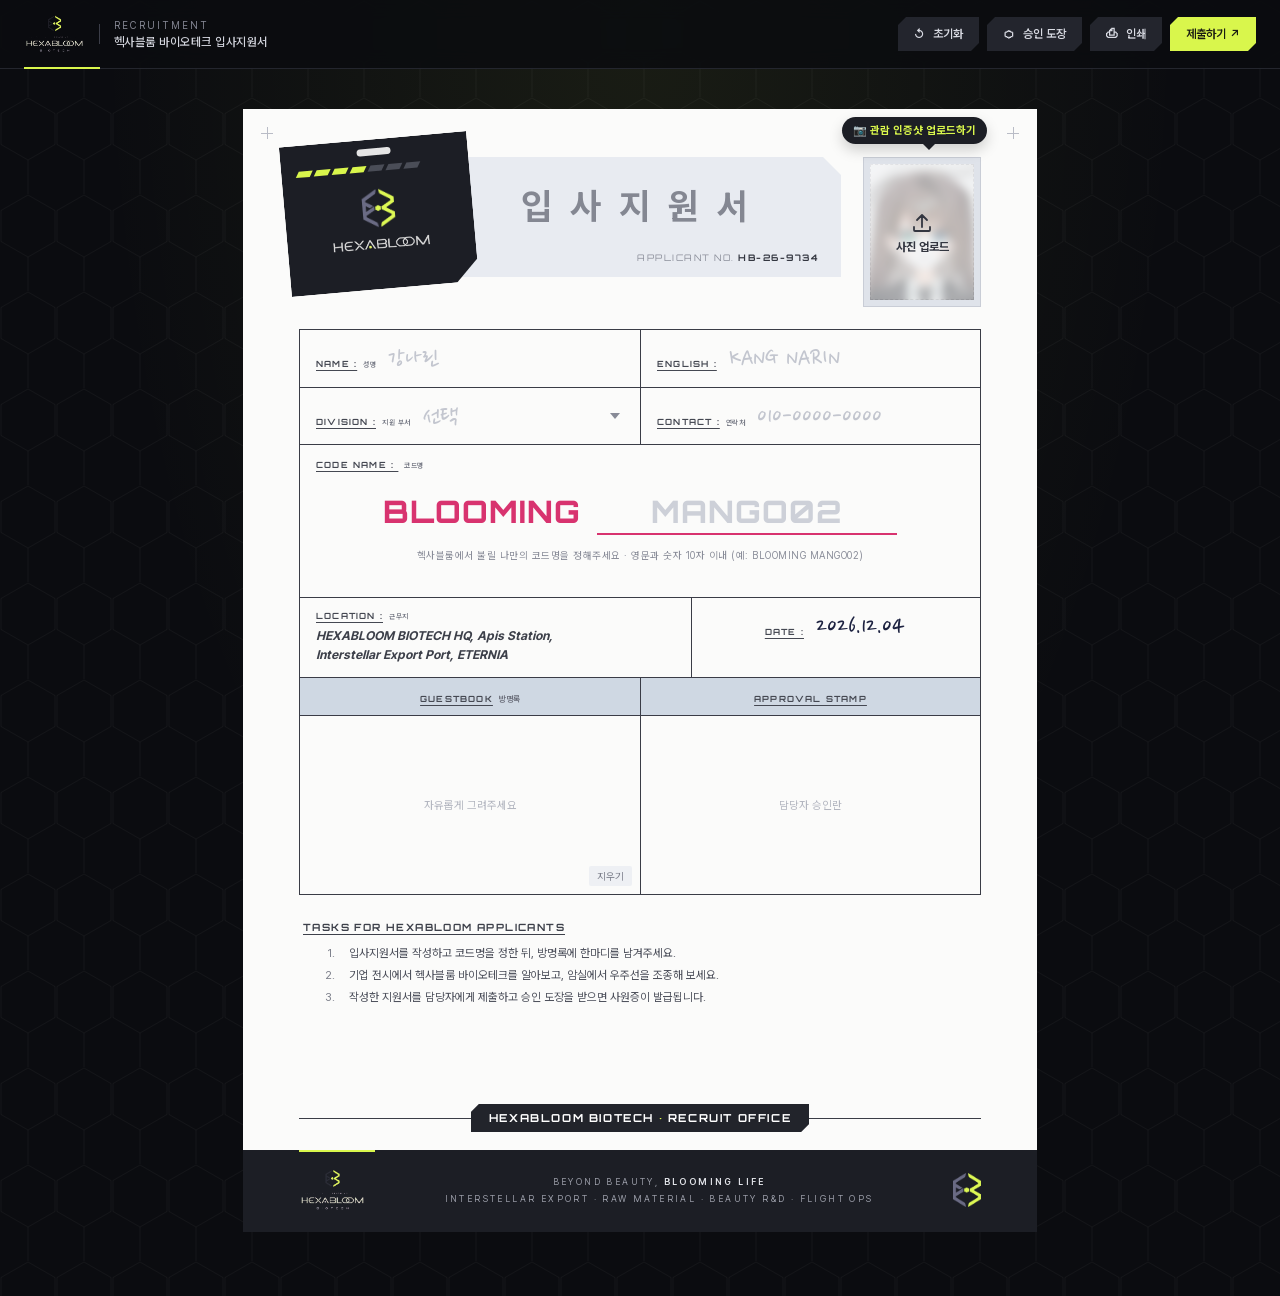
<file: circle/exhibit/application.html>
<!doctype html>
<html lang="ko">
<head>
<meta charset="utf-8">
<meta name="viewport" content="width=device-width,initial-scale=1">
<meta name="theme-color" content="#0b0c10">
<title>HEXABLOOM BIOTECH — 입사지원서</title>
<meta name="description" content="헥사블룸 바이오테크 입사지원서.">
<link rel="stylesheet" href="assets/fonts/pretendard/pretendard.css"><link rel="preconnect" href="https://fonts.googleapis.com">
<link rel="preconnect" href="https://fonts.gstatic.com" crossorigin>
<link href="https://fonts.googleapis.com/css2?family=Orbitron:wght@500;700;800&family=Nanum+Pen+Script&display=swap" rel="stylesheet">
<style>
:root{
  --bg:#0b0c10;--panel:#17181e;--line:#3b3d48;--muted:#999ba8;--white:#f1f2f5;
  --lime:#d9f64c;--lime-ink:#9fbf12;--pink:#f18bb9;--ink:#333640;
  --paper:#fbfbfa;--paper-line:#3a3c46;--cell:#e8ebf1;--stamp:#d8336f;--pen:#1d2240;
  --sans:'Pretendard','Apple SD Gothic Neo','Malgun Gothic',sans-serif;
  --display:'Orbitron','Pretendard',sans-serif;
  --hand:'Nanum Pen Script','Pretendard',cursive;
}
*{box-sizing:border-box}
html,body{margin:0}
body{
  min-height:100vh;background:var(--bg);color:var(--white);font-family:var(--sans);
  -webkit-font-smoothing:antialiased;
  background-image:
    radial-gradient(ellipse at 50% 0%,rgba(217,246,76,.07),transparent 60%),
    url("data:image/svg+xml,%3Csvg xmlns='http://www.w3.org/2000/svg' width='56' height='97' viewBox='0 0 56 97'%3E%3Cpath d='M28 1 L55 16.5 L55 47.5 L28 63 L1 47.5 L1 16.5 Z M28 63 L28 97' fill='none' stroke='%23ffffff' stroke-opacity='.035'/%3E%3C/svg%3E");
}
button{font:inherit;color:inherit;cursor:pointer;border:0;background:none}
button:focus-visible,input:focus-visible,select:focus-visible{outline:2px solid var(--lime);outline-offset:3px}
[hidden]{display:none!important}

/* ---------- toolbar ---------- */
.bar{
  position:sticky;top:0;z-index:10;display:flex;align-items:center;gap:14px;
  padding:14px 24px;background:rgba(11,12,16,.86);backdrop-filter:blur(10px);
  border-bottom:1px solid #24262e;
}
.bar:after{content:'';position:absolute;left:24px;bottom:-1px;width:76px;height:2px;background:var(--lime)}
.bar img{height:40px;width:auto}
.bar .sep{width:1px;height:20px;background:#3b3d48}
.bar .crumb{font-size:10px;letter-spacing:2px;color:#858793;line-height:1.5}
.bar .crumb b{display:block;font-weight:500;letter-spacing:.5px;font-size:12px;color:#d3d5dd}
.bar .actions{margin-left:auto;display:flex;gap:8px}
.btn{
  display:inline-flex;align-items:center;gap:8px;padding:10px 16px;font-size:12px;font-weight:600;
  background:#23252d;color:#d9dbe3;
  clip-path:polygon(8px 0,100% 0,100% calc(100% - 8px),calc(100% - 8px) 100%,0 100%,0 8px);
  transition:background .15s,color .15s;
}
.btn:hover{background:#30323b}
.btn.primary{background:var(--lime);color:#1a1c12}
.btn.primary:hover{background:#e6ff6c}
.btn.stamp-on{background:var(--stamp);color:#fff}

/* ---------- stage ---------- */
.stage{display:flex;justify-content:center;padding:40px 16px 64px}
.fit{position:relative;overflow:hidden;max-width:100%}
.sheet{
  position:absolute;top:0;left:0;width:794px;height:1123px;transform-origin:0 0;
  background:var(--paper);color:var(--ink);
  box-shadow:0 30px 80px rgba(0,0,0,.55),0 0 0 1px rgba(255,255,255,.04);
  padding:48px 56px 0;display:flex;flex-direction:column;overflow:hidden;
}

/* corner registration marks */
.sheet .mark{position:absolute;width:12px;height:12px;color:#b9bcc6}
.sheet .mark:before,.sheet .mark:after{content:'';position:absolute;background:currentColor}
.sheet .mark:before{left:5.5px;top:0;width:1px;height:12px}
.sheet .mark:after{top:5.5px;left:0;width:12px;height:1px}
.mark.tl{top:18px;left:18px}.mark.tr{top:18px;right:18px}

/* ---------- header ---------- */
.head{display:grid;grid-template-columns:1fr 118px;gap:22px;align-items:start;position:relative;margin-bottom:22px}
.title-box{
  position:relative;background:var(--cell);padding:22px 22px 18px 150px;min-height:120px;
  clip-path:polygon(0 0,calc(100% - 18px) 0,100% 18px,100% 100%,0 100%);
}
.title-box .ko{margin-top:6px;text-align:center;font-size:36px;font-weight:700;letter-spacing:18px;text-indent:18px;color:#6c6f7b;opacity:.8}
.title-box .no{position:absolute;right:22px;bottom:14px;font-family:var(--display);font-size:9px;letter-spacing:1.5px;color:#8a8d99}
.title-box .no b{color:var(--ink);font-weight:700}

/* lanyard-style tag, overlapping the title box like the clip-on badge in the reference */
.tag{
  position:absolute;left:-14px;top:-18px;width:188px;height:150px;z-index:2;
  background:#1c1e25;color:#fff;transform:rotate(-5deg);
  clip-path:polygon(0 0,100% 0,100% calc(100% - 22px),calc(100% - 22px) 100%,0 100%);
  box-shadow:0 8px 18px rgba(0,0,0,.25);
  padding:16px 16px 12px;display:flex;flex-direction:column;
}
.tag .hole{position:absolute;top:9px;left:50%;width:34px;height:7px;margin-left:-17px;border-radius:4px;background:var(--paper);opacity:.9}
.tag .stripe{display:flex;gap:4px;margin:10px 0 10px}
.tag .stripe i{display:block;width:14px;height:6px;background:var(--lime);transform:skewX(-30deg)}
.tag .stripe i:nth-child(n+5){background:#4a4d57}
.tag .tag-logo{display:flex;flex-direction:column;align-items:center;gap:9px;margin:8px auto 0}
.tag .tag-logo .sym{height:38px}
.tag .tag-logo .word{width:118px}

/* photo */
.photo{
  position:relative;width:118px;height:150px;background:#dfe3ea;cursor:pointer;
  display:grid;place-items:center;overflow:hidden;
  border:1px solid #c9cdd6;
}
.photo:before{content:'';position:absolute;inset:6px;border:1px dashed #a9adb9;pointer-events:none}
.photo img{position:absolute;inset:0;width:100%;height:100%;object-fit:cover}
/* example: Narin's ID photo cropped from the employee card */
.photo .ph{position:absolute;inset:6px;overflow:hidden;display:grid;place-items:center}
.photo .ph:before{content:'';position:absolute;inset:-10px;background:url('assets/reward-id-v2.webp') no-repeat;background-size:459px auto;background-position:-170px -98px;filter:blur(5px);opacity:.55}
.photo .ph:after{content:'';position:absolute;inset:0;background:rgba(251,251,250,.35)}
.photo .ph .up{position:relative;z-index:1;display:flex;flex-direction:column;align-items:center;gap:5px;font-size:12px;font-weight:700;color:var(--ink)}
.photo .ph .up svg{width:24px;height:24px}
.bubble{
  position:absolute;right:-6px;top:-40px;z-index:3;white-space:nowrap;
  background:#1c1e25;color:var(--lime);font-size:11px;font-weight:700;padding:7px 11px;border-radius:14px;
  box-shadow:0 6px 14px rgba(0,0,0,.18);animation:bob 1.8s ease-in-out infinite;pointer-events:none;
}
.bubble:after{content:'';position:absolute;right:52px;bottom:-6px;border:6px solid transparent;border-bottom:0;border-top-color:#1c1e25}
@keyframes bob{50%{transform:translateY(-3px)}}
.photo input{display:none}

/* ---------- form table ---------- */
.form{border:1.5px solid var(--paper-line);position:relative}
.row{display:grid;border-bottom:1px solid var(--paper-line)}
.row:last-child{border-bottom:0}
.row>.cell{padding:12px 16px;min-width:0}
.row>.cell+.cell{border-left:1px solid var(--paper-line)}
.c2{grid-template-columns:1fr 1fr}
.lbl{
  display:block;font-family:var(--display);font-size:8.5px;font-weight:700;letter-spacing:1.2px;color:#454852;
  text-decoration:underline;text-underline-offset:3px;text-decoration-thickness:1px;
}
.lbl small{font-family:var(--sans);font-weight:600;letter-spacing:.5px;margin-left:6px;color:#7c7f8a;text-decoration:none;display:inline-block}
.inline{display:flex;align-items:baseline;gap:10px}
.inline .lbl{flex-shrink:0}
.hand,.hand-select{
  width:100%;border:0;background:transparent;font-family:var(--hand);font-size:27px;line-height:1.1;color:var(--pen);
  padding:2px 2px 0;border-bottom:1px solid transparent;
}
.hand::placeholder{color:#c3c6cf}
.hand:hover,.hand:focus{border-bottom-color:#c9ccd5;outline:none}
.hand-select{appearance:none;-webkit-appearance:none;cursor:pointer;padding-right:22px;
  background:url("data:image/svg+xml,%3Csvg xmlns='http://www.w3.org/2000/svg' width='10' height='6'%3E%3Cpath d='M0 0l5 6 5-6z' fill='%23888b97'/%3E%3C/svg%3E") no-repeat right 4px center}
.hand-select.empty{color:#c3c6cf}
.hand-select option{font-family:var(--sans);font-size:14px;color:var(--ink)}

/* motto row */
.motto{padding:14px 16px 26px!important}
.motto .q{display:flex;align-items:baseline;justify-content:center;gap:16px;margin-top:22px}
.motto .q .fixed{font-family:var(--display);font-weight:800;font-size:31px;letter-spacing:1px;color:var(--stamp);white-space:nowrap}
.motto .q .blank{position:relative;width:300px}
.motto .q .blank:after{content:'';position:absolute;left:0;right:0;bottom:2px;height:2.5px;background:var(--stamp)}
.motto .q .blank .code{
  width:100%;border:0;background:transparent;text-align:center;padding:0 0 6px;
  font-family:var(--display);font-weight:800;font-size:31px;letter-spacing:1px;color:var(--ink);text-transform:uppercase;
}
.motto .q .blank .code::placeholder{color:#cdd0d8}
.motto .q .blank .code:focus{outline:none}
.motto .sub{text-align:center;margin-top:12px;font-size:10px;letter-spacing:.5px;color:#8a8d99}

.loc{font-size:12.5px;font-weight:700;font-style:italic;line-height:1.5;color:#3d404a;margin-top:6px}
.date-cell{display:flex;justify-content:flex-end;align-items:flex-start}
.date-cell .inline{width:auto}
.date-cell .hand{width:150px}

.sig-head{background:#cfd8e3}
.sig-head>.cell{padding:9px 16px;text-align:center}
.sig-head .lbl{display:inline}
.sig-head .lbl-ko{margin-left:6px;font-size:8.5px;font-weight:600;color:#6c6f7b}
.sig-body{height:178px}
.sig-body>.cell{position:relative;padding:0}
.sig-pad{position:absolute;inset:0;width:100%;height:100%;cursor:crosshair;touch-action:none}
.sig-hint{position:absolute;left:0;right:0;top:50%;transform:translateY(-50%);text-align:center;font-size:11px;color:#b3b6c0;pointer-events:none}
.mini{position:absolute;right:8px;bottom:8px;font-size:10px;padding:4px 8px;color:#7d808c;background:#eef0f4;border-radius:2px}
.mini:hover{background:#e2e5eb;color:var(--ink)}

.stamp-cell{display:grid;place-items:center;cursor:pointer}
.stamp-cell .sig-hint{transition:opacity .2s}
.stamp{width:150px;height:150px;transform:rotate(-13deg);color:var(--stamp);opacity:0;pointer-events:none;mix-blend-mode:multiply}
.stamp text{font-family:var(--display);fill:currentColor}
.stamp-cell.on .stamp{animation:thump .42s cubic-bezier(.2,.9,.3,1.25) forwards}
.stamp-cell.on .sig-hint{opacity:0}
@keyframes thump{0%{opacity:0;transform:rotate(-13deg) scale(1.9)}60%{opacity:.95}100%{opacity:.9;transform:rotate(-13deg) scale(1)}}

/* ---------- tasks ---------- */
.tasks{margin:26px 4px 0}
.tasks h3{margin:0 0 10px;font-family:var(--display);font-size:10px;font-weight:700;letter-spacing:1.4px;color:#3d404a;text-decoration:underline;text-underline-offset:3px}
.tasks ol{margin:0;padding:0 0 0 46px;list-style:none;counter-reset:t}
.tasks li{counter-increment:t;position:relative;font-size:11.5px;line-height:1.9;color:#4f525d}
.tasks li:before{content:counter(t) '.';position:absolute;left:-30px;width:16px;text-align:right;color:#7c7f8a}

/* ---------- footer ---------- */
.office{display:flex;justify-content:center;margin-top:auto;position:relative}
.office:before{content:'';position:absolute;left:0;right:0;top:50%;height:1px;background:var(--paper-line)}
.office span{
  position:relative;background:#22242b;color:#fff;padding:7px 18px;font-family:var(--display);font-size:11px;font-weight:700;letter-spacing:1.6px;
  clip-path:polygon(8px 0,100% 0,100% calc(100% - 8px),calc(100% - 8px) 100%,0 100%,0 8px);
}
.office span b{color:var(--lime);font-weight:700}
.foot{
  margin:18px -56px 0;padding:18px 56px 20px;background:#1c1e25;color:#9a9da8;
  display:grid;grid-template-columns:auto 1fr auto;align-items:center;gap:24px;position:relative;
}
.foot:before{content:'';position:absolute;left:56px;top:0;width:76px;height:2px;background:var(--lime)}
.foot .hb{height:44px}
.foot .tagline{text-align:center;font-size:9px;letter-spacing:2.4px;line-height:1.9}
.foot .tagline b{color:#e3e5ea;font-weight:600}
.foot .et{height:34px}

/* ---------- submit dialog / toast ---------- */
.missing{box-shadow:inset 0 0 0 2px var(--stamp);animation:blink .9s ease 2}
@keyframes blink{50%{box-shadow:inset 0 0 0 2px transparent}}
.modal{
  width:min(440px,calc(100vw - 32px));border:1px solid #3b3d48;padding:26px 26px 22px;
  background:var(--panel);color:var(--white);font-family:var(--sans);
  clip-path:polygon(14px 0,100% 0,100% calc(100% - 14px),calc(100% - 14px) 100%,0 100%,0 14px);
}
.modal::backdrop{background:rgba(5,6,8,.72);backdrop-filter:blur(4px)}
.modal .k{font-family:var(--display);font-size:9px;letter-spacing:2px;color:var(--lime)}
.modal h2{margin:8px 0 10px;font-size:20px;font-weight:700;letter-spacing:-.2px}
.modal p{margin:0 0 16px;font-size:13px;line-height:1.65;color:#b9bcc7}
.modal p b{color:var(--white)}
.modal .no{font-family:var(--display);font-size:22px;font-weight:700;color:var(--lime);letter-spacing:1px;margin:4px 0 16px}
.consent{display:flex;gap:10px;align-items:flex-start;padding:12px;margin-bottom:18px;background:#1f2128;font-size:12px;line-height:1.55;color:#c9ccd5;cursor:pointer}
.consent input{margin:2px 0 0;accent-color:var(--lime);width:15px;height:15px;flex-shrink:0}
.modal .row-btns{display:flex;gap:8px;justify-content:flex-end}
.btn:disabled{opacity:.45;cursor:not-allowed}
.modal [data-show]{display:none}
.modal[data-state="confirm"] [data-show~="confirm"],
.modal[data-state="sending"] [data-show~="sending"],
.modal[data-state="done"] [data-show~="done"],
.modal[data-state="error"] [data-show~="error"],
.modal[data-state="nourl"] [data-show~="nourl"]{display:block}
.modal .row-btns[data-show]{display:none}
.modal[data-state="confirm"] .row-btns[data-show~="confirm"],
.modal[data-state="done"] .row-btns[data-show~="done"],
.modal[data-state="error"] .row-btns[data-show~="error"],
.modal[data-state="nourl"] .row-btns[data-show~="nourl"]{display:flex}
.spinner{width:22px;height:22px;margin:6px 0 18px;border:2px solid #3b3d48;border-top-color:var(--lime);border-radius:50%;animation:spin .8s linear infinite}
@keyframes spin{to{transform:rotate(360deg)}}
.toast{
  position:fixed;left:50%;bottom:28px;z-index:20;transform:translate(-50%,20px);opacity:0;pointer-events:none;
  background:#23252d;color:var(--white);font-size:13px;padding:11px 18px;border-left:3px solid var(--stamp);
  transition:opacity .2s,transform .2s;max-width:calc(100vw - 32px);
}
.toast.show{opacity:1;transform:translate(-50%,0)}

/* ---------- print ---------- */
@page{size:A4;margin:0}
@media print{
  body{background:#fff}
  .bar,.mini,.sig-hint,.bubble,.photo .ph{display:none!important}
  .stage{padding:0;display:block}
  .fit{width:auto!important;height:auto!important;overflow:visible;max-width:none}
  .sheet{position:relative;transform:none!important;box-shadow:none}
  .sheet,.foot,.tag,.title-box,.sig-head,.office span,.photo{-webkit-print-color-adjust:exact;print-color-adjust:exact}
  .photo:before{display:none}
  .stamp-cell.on .stamp{animation:none;opacity:.9}
}
@media (max-width:640px){
  .bar{padding:12px 16px;gap:10px}
  .bar .crumb,.bar .sep{display:none}
  .btn{padding:9px 10px;font-size:11px;gap:5px}
  .btn .t{display:none}
  .stage{padding:20px 16px 40px}
}
</style>
</head>
<body>

<div class="bar">
  <img src="assets/ui-hexabloom-mark.webp" alt="HEXABLOOM BIOTECH">
  <span class="sep"></span>
  <span class="crumb">RECRUITMENT<b>헥사블룸 바이오테크 입사지원서</b></span>
  <div class="actions">
    <button class="btn" id="resetBtn" type="button" title="초기화">↺<span class="t"> 초기화</span></button>
    <button class="btn" id="stampBtn" type="button" title="승인 도장">⬡<span class="t"> 승인 도장</span></button>
    <button class="btn" id="printBtn" type="button" title="인쇄 / PDF">⎙<span class="t"> 인쇄</span></button>
    <button class="btn primary" id="submitBtn" type="button">제출하기 ↗</button>
  </div>
</div>

<main class="stage">
  <div class="fit" id="fit">
    <form class="sheet" id="sheet" autocomplete="off" onsubmit="return false">
      <i class="mark tl"></i><i class="mark tr"></i>

      <div class="head">
        <div class="tag" aria-hidden="true">
          <i class="hole"></i>
          <div class="stripe"><i></i><i></i><i></i><i></i><i></i><i></i><i></i></div>
          <div class="tag-logo"><img class="sym" src="assets/hexabloom-symbol.webp" alt=""><img class="word" src="assets/hexabloom-wordmark.webp" alt="HEXABLOOM"></div>
        </div>
        <div class="title-box">
          <div class="ko">입사지원서</div>
          <div class="no">APPLICANT NO. <b id="applicantNo">HB-26-0000</b></div>
        </div>
        <span class="bubble" id="photoBubble">📷 관람 인증샷 업로드하기</span>
        <label class="photo" title="관람 인증샷 업로드하기">
          <input type="file" id="photoInput" accept="image/*">
          <div class="ph" id="photoPh"><span class="up"><svg viewBox="0 0 24 24" fill="none" stroke="currentColor" stroke-width="1.8" stroke-linecap="round" stroke-linejoin="round"><path d="M12 16V4M7 9l5-5 5 5M4 16v3a1 1 0 0 0 1 1h14a1 1 0 0 0 1-1v-3"/></svg>사진 업로드</span></div>
          <img id="photoImg" alt="관람 인증샷" hidden>
        </label>
      </div>

      <div class="form">
        <div class="row c2">
          <div class="cell inline"><span class="lbl">NAME :<small>성명</small></span><input class="hand" name="nameKo" placeholder="강나린" maxlength="12"></div>
          <div class="cell inline"><span class="lbl">ENGLISH :</span><input class="hand" name="nameEn" placeholder="KANG NARIN" maxlength="20"></div>
        </div>
        <div class="row c2">
          <div class="cell inline"><span class="lbl">DIVISION :<small>지원 부서</small></span>
            <select class="hand-select empty" name="division" id="division">
              <option value="" selected disabled>선택</option>
              <option>성간 수출 사업부</option>
              <option>원료 탐사팀</option>
              <option>뷰티 연구소</option>
              <option>우주선 운항팀</option>
              <option>브랜드 홍보실</option>
            </select>
          </div>
          <div class="cell inline"><span class="lbl">CONTACT :<small>연락처</small></span><input class="hand" name="contact" placeholder="010-0000-0000" maxlength="20" inputmode="tel"></div>
        </div>

        <div class="row">
          <div class="cell motto">
            <span class="lbl">CODE NAME : <small>코드명</small></span>
            <div class="q">
              <span class="fixed">BLOOMING</span>
              <span class="blank"><input class="code" name="codename" maxlength="10" placeholder="MANGO02" autocapitalize="characters" spellcheck="false" aria-label="BLOOMING 뒤에 붙일 코드명"></span>
            </div>
            <p class="sub">헥사블룸에서 불릴 나만의 코드명을 정해주세요 · 영문과 숫자 10자 이내 (예: BLOOMING MANGO02)</p>
          </div>
        </div>

        <div class="row c2" style="grid-template-columns:1.35fr 1fr">
          <div class="cell">
            <span class="lbl">LOCATION :<small>근무지</small></span>
            <div class="loc">HEXABLOOM BIOTECH HQ, Apis Station,<br>Interstellar Export Port, ETERNIA</div>
          </div>
          <div class="cell date-cell">
            <div class="inline"><span class="lbl">DATE :</span><input class="hand" name="date" id="dateInput" maxlength="12"></div>
          </div>
        </div>

        <div class="row c2 sig-head">
          <div class="cell"><span class="lbl">GUESTBOOK</span><small class="lbl-ko">방명록</small></div>
          <div class="cell"><span class="lbl">APPROVAL STAMP</span></div>
        </div>
        <div class="row c2 sig-body">
          <div class="cell">
            <canvas class="sig-pad" id="sigPad" aria-label="방명록"></canvas>
            <span class="sig-hint" id="sigHint">자유롭게 그려주세요</span>
            <button class="mini" id="sigClear" type="button">지우기</button>
          </div>
          <div class="cell stamp-cell" id="stampCell" role="button" tabindex="0" aria-label="승인 도장 찍기">
            <span class="sig-hint">담당자 승인란</span>
            <svg class="stamp" viewBox="0 0 160 160" aria-hidden="true">
              <defs><path id="arc" d="M30 80a50 50 0 1 1 100 0"/></defs>
              <polygon points="80,6 144,43 144,117 80,154 16,117 16,43" fill="none" stroke="currentColor" stroke-width="5"/>
              <polygon points="80,16 135,48 135,112 80,144 25,112 25,48" fill="none" stroke="currentColor" stroke-width="1.5"/>
              <text font-size="11" font-weight="700" letter-spacing="2.5"><textPath href="#arc" startOffset="50%" text-anchor="middle">HEXABLOOM</textPath></text>
              <text x="80" y="90" font-size="17" font-weight="800" text-anchor="middle" letter-spacing=".5">APPROVED</text>
              <line x1="36" y1="100" x2="124" y2="100" stroke="currentColor" stroke-width="1.5"/>
              <text x="80" y="117" font-size="9" font-weight="700" text-anchor="middle" letter-spacing="1.5" id="stampDate">2026.10.30</text>
              <text x="80" y="58" font-size="8" font-weight="700" text-anchor="middle" letter-spacing="2">✦ BIOTECH ✦</text>
            </svg>
          </div>
        </div>
      </div>

      <section class="tasks">
        <h3>TASKS FOR HEXABLOOM APPLICANTS</h3>
        <ol>
          <li>입사지원서를 작성하고 코드명을 정한 뒤, 방명록에 한마디를 남겨주세요.</li>
          <li>기업 전시에서 헥사블룸 바이오테크를 알아보고, 암실에서 우주선을 조종해 보세요.</li>
          <li>작성한 지원서를 담당자에게 제출하고 승인 도장을 받으면 사원증이 발급됩니다.</li>
        </ol>
      </section>

      <div class="office"><span>HEXABLOOM BIOTECH <b>·</b> RECRUIT OFFICE</span></div>
      <footer class="foot">
        <img class="hb" src="assets/ui-hexabloom-mark.webp" alt="HEXABLOOM BIOTECH">
        <div class="tagline">BEYOND BEAUTY, <b>BLOOMING LIFE</b><br>INTERSTELLAR EXPORT · RAW MATERIAL · BEAUTY R&amp;D · FLIGHT OPS</div>
        <img class="et" src="assets/hexabloom-symbol.webp" alt="">
      </footer>
    </form>
  </div>
</main>

<dialog class="modal" id="submitDialog" data-state="confirm" aria-labelledby="submitTitle">
  <span class="k">HEXABLOOM RECRUIT OFFICE</span>
  <div data-show="confirm">
    <h2 id="submitTitle">지원서를 제출할까요?</h2>
    <p>제출하면 헥사블룸 채용 담당자가 승인 도장을 찍어 줍니다.</p>
    <label class="consent"><input type="checkbox" id="consent"><span>체험판입니다. 입력한 내용은 어디에도 전송·저장되지 않아요. (실제 전시에서는 사원증 발급을 위한 저장 동의를 받는 칸이에요.)</span></label>
  </div>
  <div data-show="sending"><h2>제출 중이에요</h2><div class="spinner"></div></div>
  <div data-show="done">
    <h2>지원서가 접수되었어요</h2>
    <div class="no" id="doneNo"></div>
    <p>지원번호를 기억해 주세요. <b>담당자에게 승인 도장</b>을 받으면 사원증이 발급됩니다.</p>
  </div>
  <div data-show="error"><h2>제출하지 못했어요</h2><p id="errorMsg">인터넷 연결을 확인한 뒤 다시 시도해 주세요.</p></div>
  <div data-show="nourl"><h2>저장 주소가 없어요</h2><p>application.html의 <b>SUBMIT_URL</b>에 Google Apps Script 웹 앱 주소를 넣어야 제출할 수 있어요. README의 ‘입사지원서 저장’ 항목을 참고하세요.</p></div>
  <div class="row-btns" data-show="confirm"><button class="btn" type="button" data-close>취소</button><button class="btn primary" type="button" id="sendBtn" disabled>제출하기 ↗</button></div>
  <div class="row-btns" data-show="done"><button class="btn primary" type="button" id="newBtn">새 지원서 작성</button></div>
  <div class="row-btns" data-show="error"><button class="btn" type="button" data-close>닫기</button><button class="btn primary" type="button" id="retryBtn">다시 시도</button></div>
  <div class="row-btns" data-show="nourl"><button class="btn" type="button" data-close>닫기</button></div>
</dialog>
<div class="toast" id="toast" role="status"></div>

<script>
// Google Apps Script 웹 앱 주소 (README의 '입사지원서 저장' 참고). 비어 있으면 제출 시 안내만 뜹니다.
const SUBMIT_URL = 'demo'; // 공모전 체험판: 전송 주소 없음

(() => {
  const W = 794, H = 1123;
  const fit = document.getElementById('fit');
  const sheet = document.getElementById('sheet');

  function scale() {
    const s = Math.min(1, (document.documentElement.clientWidth - 32) / W);
    fit.style.width = W * s + 'px';
    fit.style.height = H * s + 'px';
    sheet.style.transform = `scale(${s})`;
  }
  window.addEventListener('resize', scale);
  scale();

  // date + applicant number
  const now = new Date();
  const pad = n => String(n).padStart(2, '0');
  const today = `${now.getFullYear()}.${pad(now.getMonth() + 1)}.${pad(now.getDate())}`;
  const dateInput = document.getElementById('dateInput');
  const applicantNo = document.getElementById('applicantNo');
  document.getElementById('stampDate').textContent = today;
  function freshNumber() {
    applicantNo.textContent = 'HB-' + String(now.getFullYear()).slice(2) + '-' + String(Math.floor(Math.random() * 9000) + 1000);
  }

  // code name: uppercase letters and digits only
  sheet.codename.addEventListener('input', e => {
    const v = e.target.value.toUpperCase().replace(/[^A-Z0-9]/g, '');
    if (v !== e.target.value) e.target.value = v;
  });

  // division select placeholder colour
  const division = document.getElementById('division');
  division.addEventListener('change', () => division.classList.toggle('empty', !division.value));

  // photo
  const photoInput = document.getElementById('photoInput');
  const photoImg = document.getElementById('photoImg');
  const photoPh = document.getElementById('photoPh');
  const photoBubble = document.getElementById('photoBubble');
  let photoData = null;
  photoInput.addEventListener('change', () => {
    const file = photoInput.files[0];
    if (!file) return;
    if (photoImg.src.startsWith('blob:')) URL.revokeObjectURL(photoImg.src);
    photoImg.src = URL.createObjectURL(file);
    photoImg.hidden = false;
    photoPh.hidden = true;
    photoBubble.hidden = true;
    // keep a small 3:4 JPEG copy for submission
    photoImg.onload = () => {
      const c = document.createElement('canvas');
      c.width = 360; c.height = 480;
      const k = Math.max(c.width / photoImg.naturalWidth, c.height / photoImg.naturalHeight);
      const w = photoImg.naturalWidth * k, h = photoImg.naturalHeight * k;
      c.getContext('2d').drawImage(photoImg, (c.width - w) / 2, (c.height - h) / 2, w, h);
      photoData = c.toDataURL('image/jpeg', .85);
    };
  });

  // signature pad
  const pad_ = document.getElementById('sigPad');
  const ctx = pad_.getContext('2d');
  const sigHint = document.getElementById('sigHint');
  let drawing = false, last = null, signed = false;
  function sizePad() {
    const dpr = Math.max(2, window.devicePixelRatio || 1);
    const snapshot = signed ? pad_.toDataURL() : null;
    pad_.width = pad_.offsetWidth * dpr;
    pad_.height = pad_.offsetHeight * dpr;
    ctx.setTransform(dpr, 0, 0, dpr, 0, 0);
    ctx.lineCap = 'round'; ctx.lineJoin = 'round'; ctx.strokeStyle = '#1d2240';
    if (snapshot) {
      const img = new Image();
      img.onload = () => ctx.drawImage(img, 0, 0, pad_.offsetWidth, pad_.offsetHeight);
      img.src = snapshot;
    }
  }
  function point(e) {
    // pointer coords are in screen space; the sheet may be scaled
    const r = pad_.getBoundingClientRect();
    const k = pad_.offsetWidth / r.width;
    return { x: (e.clientX - r.left) * k, y: (e.clientY - r.top) * k, p: e.pressure || .5 };
  }
  pad_.addEventListener('pointerdown', e => {
    drawing = true; last = point(e); pad_.setPointerCapture(e.pointerId);
    signed = true; sigHint.hidden = true;
  });
  pad_.addEventListener('pointermove', e => {
    if (!drawing) return;
    const p = point(e);
    const dist = Math.hypot(p.x - last.x, p.y - last.y);
    ctx.lineWidth = Math.max(1.4, 3.2 - dist * .08);
    ctx.beginPath(); ctx.moveTo(last.x, last.y); ctx.lineTo(p.x, p.y); ctx.stroke();
    last = p;
  });
  ['pointerup', 'pointercancel'].forEach(t => pad_.addEventListener(t, () => { drawing = false; }));
  function clearSig() {
    ctx.clearRect(0, 0, pad_.width, pad_.height);
    signed = false; sigHint.hidden = false;
  }
  document.getElementById('sigClear').addEventListener('click', clearSig);
  sizePad();

  // approval stamp
  const stampCell = document.getElementById('stampCell');
  const stampBtn = document.getElementById('stampBtn');
  function setStamp(on) {
    stampCell.classList.remove('on');
    if (on) { void stampCell.offsetWidth; stampCell.classList.add('on'); }
    stampBtn.classList.toggle('stamp-on', on);
  }
  const toggleStamp = () => setStamp(!stampCell.classList.contains('on'));
  stampCell.addEventListener('click', toggleStamp);
  stampCell.addEventListener('keydown', e => { if (e.key === 'Enter' || e.key === ' ') { e.preventDefault(); toggleStamp(); } });
  stampBtn.addEventListener('click', toggleStamp);

  // reset / print
  function reset() {
    sheet.reset();
    dateInput.value = today;
    division.classList.add('empty');
    photoImg.hidden = true; photoPh.hidden = false; photoBubble.hidden = false; photoInput.value = ''; photoData = null;
    clearSig(); setStamp(false); freshNumber();
  }
  document.getElementById('resetBtn').addEventListener('click', reset);
  document.getElementById('printBtn').addEventListener('click', () => window.print());

  // submit
  const toast = document.getElementById('toast');
  let toastTimer;
  function say(msg) {
    toast.textContent = msg; toast.classList.add('show');
    clearTimeout(toastTimer); toastTimer = setTimeout(() => toast.classList.remove('show'), 2600);
  }
  function flag(el) {
    el.classList.remove('missing'); void el.offsetWidth; el.classList.add('missing');
    setTimeout(() => el.classList.remove('missing'), 1900);
  }
  function validate() {
    const missing = [];
    if (!sheet.nameKo.value.trim()) missing.push(['성명', sheet.nameKo.closest('.cell')]);
    if (!division.value) missing.push(['지원 부서', division.closest('.cell')]);
    if (!sheet.codename.value.trim()) missing.push(['코드명', sheet.codename.closest('.cell')]);
    missing.forEach(([, el]) => flag(el));
    if (missing.length) say(missing.map(m => m[0]).join(', ') + '을(를) 채워주세요');
    return !missing.length;
  }

  const dialog = document.getElementById('submitDialog');
  const consent = document.getElementById('consent');
  const sendBtn = document.getElementById('sendBtn');
  const setState = s => { dialog.dataset.state = s; };
  consent.addEventListener('change', () => { sendBtn.disabled = !consent.checked; });
  dialog.querySelectorAll('[data-close]').forEach(b => b.addEventListener('click', () => dialog.close()));

  document.getElementById('submitBtn').addEventListener('click', () => {
    if (!validate()) return;
    consent.checked = false; sendBtn.disabled = true;
    setState(SUBMIT_URL ? 'confirm' : 'nourl');
    dialog.showModal();
  });

  async function send() {
    setState('sending');
    const payload = {
      applicantNo: applicantNo.textContent,
      nameKo: sheet.nameKo.value.trim(),
      nameEn: sheet.nameEn.value.trim(),
      division: division.value,
      contact: sheet.contact.value.trim(),
      codename: 'BLOOMING ' + sheet.codename.value.trim(),
      date: dateInput.value.trim(),
      photo: photoData,
      guestbook: signed ? pad_.toDataURL('image/png') : null
    };
    try {
      // text/plain keeps this a "simple" request, so Apps Script needs no CORS preflight
      // 공모전 체험판: 실제 서버(Apps Script)로 전송하지 않고 화면 안에서만 접수 연출을 합니다.
      await new Promise(r => setTimeout(r, 900));
      document.getElementById('doneNo').textContent = payload.applicantNo;
      setState('done');
    } catch (err) {
      console.error(err);
      setState('error');
    }
  }
  sendBtn.addEventListener('click', send);
  document.getElementById('retryBtn').addEventListener('click', send);
  document.getElementById('newBtn').addEventListener('click', () => { dialog.close(); reset(); window.scrollTo(0, 0); });
  // block Esc while the request is in flight
  dialog.addEventListener('cancel', e => { if (dialog.dataset.state === 'sending') e.preventDefault(); });

  dateInput.value = today;
  freshNumber();
})();
</script>
<script src="../circle-bridge.js"></script>
</body>
</html>
</file>
<file: assets/fonts/pretendard/pretendard.css>
/*
Copyright (c) 2021 Kil Hyung-jin, with Reserved Font Name Pretendard.
https://github.com/orioncactus/pretendard

This Font Software is licensed under the SIL Open Font License, Version 1.1.
This license is copied below, and is also available with a FAQ at:
http://scripts.sil.org/OFL
*/
/* [0] */
@font-face {
	font-family:'Pretendard';
	font-style: normal;
	font-display: swap;
	font-weight: 45 920;
	src: url(./PretendardVariable.subset.0.woff2) format('woff2-variations');
	unicode-range: U+f9ca-fa0b, U+ff03-ff05, U+ff07, U+ff0a-ff0b, U+ff0d-ff19, U+ff1b, U+ff1d, U+ff20-ff5b, U+ff5d, U+ffe0-ffe3, U+ffe5-ffe6;
}

/* [1] */
@font-face {
	font-family:'Pretendard';
	font-style: normal;
	font-display: swap;
	font-weight: 45 920;
	src: url(./PretendardVariable.subset.1.woff2) format('woff2-variations');
	unicode-range: U+d723-d728, U+d72a-d733, U+d735-d748, U+d74a-d74f, U+d752-d753, U+d755-d757, U+d75a-d75f, U+d762-d764, U+d766-d768, U+d76a-d76b, U+d76d-d76f, U+d771-d787, U+d789-d78b, U+d78d-d78f, U+d791-d797, U+d79a, U+d79c, U+d79e-d7a3, U+f900-f909, U+f90b-f92e;
}

/* [2] */
@font-face {
	font-family:'Pretendard';
	font-style: normal;
	font-display: swap;
	font-weight: 45 920;
	src: url(./PretendardVariable.subset.2.woff2) format('woff2-variations');
	unicode-range: U+d679-d68b, U+d68e-d69e, U+d6a0, U+d6a2-d6a7, U+d6a9-d6c3, U+d6c6-d6c7, U+d6c9-d6cb, U+d6cd-d6d3, U+d6d5-d6d6, U+d6d8-d6e3, U+d6e5-d6e7, U+d6e9-d6fb, U+d6fd-d717, U+d719-d71f, U+d721-d722;
}

/* [3] */
@font-face {
	font-family:'Pretendard';
	font-style: normal;
	font-display: swap;
	font-weight: 45 920;
	src: url(./PretendardVariable.subset.3.woff2) format('woff2-variations');
	unicode-range: U+d5bc-d5c7, U+d5ca-d5cb, U+d5cd-d5cf, U+d5d1-d5d7, U+d5d9-d5da, U+d5dc, U+d5de-d5e3, U+d5e6-d5e7, U+d5e9-d5eb, U+d5ed-d5f6, U+d5f8, U+d5fa-d5ff, U+d602-d603, U+d605-d607, U+d609-d60f, U+d612-d613, U+d616-d61b, U+d61d-d637, U+d63a-d63b, U+d63d-d63f, U+d641-d647, U+d64a-d64c, U+d64e-d653, U+d656-d657, U+d659-d65b, U+d65d-d666, U+d668, U+d66a-d678;
}

/* [4] */
@font-face {
	font-family:'Pretendard';
	font-style: normal;
	font-display: swap;
	font-weight: 45 920;
	src: url(./PretendardVariable.subset.4.woff2) format('woff2-variations');
	unicode-range: U+d507, U+d509-d50b, U+d50d-d513, U+d515-d53b, U+d53e-d53f, U+d541-d543, U+d545-d54c, U+d54e, U+d550, U+d552-d557, U+d55a-d55b, U+d55d-d55f, U+d561-d564, U+d566-d567, U+d56a, U+d56c, U+d56e-d573, U+d576-d577, U+d579-d583, U+d585-d586, U+d58a-d5a4, U+d5a6-d5bb;
}

/* [5] */
@font-face {
	font-family:'Pretendard';
	font-style: normal;
	font-display: swap;
	font-weight: 45 920;
	src: url(./PretendardVariable.subset.5.woff2) format('woff2-variations');
	unicode-range: U+d464-d477, U+d47a-d47b, U+d47d-d47f, U+d481-d487, U+d489-d48a, U+d48c, U+d48e-d4e7, U+d4e9-d503, U+d505-d506;
}

/* [6] */
@font-face {
	font-family:'Pretendard';
	font-style: normal;
	font-display: swap;
	font-weight: 45 920;
	src: url(./PretendardVariable.subset.6.woff2) format('woff2-variations');
	unicode-range: U+d3bf-d3c7, U+d3ca-d3cf, U+d3d1-d3eb, U+d3ee-d3ef, U+d3f1-d3f3, U+d3f5-d3fb, U+d3fd-d400, U+d402-d45b, U+d45d-d463;
}

/* [7] */
@font-face {
	font-family:'Pretendard';
	font-style: normal;
	font-display: swap;
	font-weight: 45 920;
	src: url(./PretendardVariable.subset.7.woff2) format('woff2-variations');
	unicode-range: U+d2ff, U+d302-d304, U+d306-d30b, U+d30f, U+d311-d313, U+d315-d31b, U+d31e, U+d322-d324, U+d326-d327, U+d32a-d32b, U+d32d-d32f, U+d331-d337, U+d339-d33c, U+d33e-d37b, U+d37e-d37f, U+d381-d383, U+d385-d38b, U+d38e-d390, U+d392-d397, U+d39a-d39b, U+d39d-d39f, U+d3a1-d3a7, U+d3a9-d3aa, U+d3ac, U+d3ae-d3b3, U+d3b5-d3b7, U+d3b9-d3bb, U+d3bd-d3be;
}

/* [8] */
@font-face {
	font-family:'Pretendard';
	font-style: normal;
	font-display: swap;
	font-weight: 45 920;
	src: url(./PretendardVariable.subset.8.woff2) format('woff2-variations');
	unicode-range: U+d257-d27f, U+d281-d29b, U+d29d-d29f, U+d2a1-d2ab, U+d2ad-d2b7, U+d2ba-d2bb, U+d2bd-d2bf, U+d2c1-d2c7, U+d2c9-d2ef, U+d2f2-d2f3, U+d2f5-d2f7, U+d2f9-d2fe;
}

/* [9] */
@font-face {
	font-family:'Pretendard';
	font-style: normal;
	font-display: swap;
	font-weight: 45 920;
	src: url(./PretendardVariable.subset.9.woff2) format('woff2-variations');
	unicode-range: U+d1b4, U+d1b6-d1f3, U+d1f5-d22b, U+d22e-d22f, U+d231-d233, U+d235-d23b, U+d23d-d240, U+d242-d256;
}

/* [10] */
@font-face {
	font-family:'Pretendard';
	font-style: normal;
	font-display: swap;
	font-weight: 45 920;
	src: url(./PretendardVariable.subset.10.woff2) format('woff2-variations');
	unicode-range: U+d105-d12f, U+d132-d133, U+d135-d137, U+d139-d13f, U+d141-d142, U+d144, U+d146-d14b, U+d14e-d14f, U+d151-d153, U+d155-d15b, U+d15e-d187, U+d189-d19f, U+d1a2-d1a3, U+d1a5-d1a7, U+d1a9-d1af, U+d1b2-d1b3;
}

/* [11] */
@font-face {
	font-family:'Pretendard';
	font-style: normal;
	font-display: swap;
	font-weight: 45 920;
	src: url(./PretendardVariable.subset.11.woff2) format('woff2-variations');
	unicode-range: U+d04b-d04f, U+d051-d057, U+d059-d06b, U+d06d-d06f, U+d071-d073, U+d075-d07b, U+d07e-d0a3, U+d0a6-d0a7, U+d0a9-d0ab, U+d0ad-d0b3, U+d0b6, U+d0b8, U+d0ba-d0bf, U+d0c2-d0c3, U+d0c5-d0c7, U+d0c9-d0cf, U+d0d2, U+d0d6-d0db, U+d0de-d0df, U+d0e1-d0e3, U+d0e5-d0eb, U+d0ee-d0f0, U+d0f2-d104;
}

/* [12] */
@font-face {
	font-family:'Pretendard';
	font-style: normal;
	font-display: swap;
	font-weight: 45 920;
	src: url(./PretendardVariable.subset.12.woff2) format('woff2-variations');
	unicode-range: U+cfa2-cfc3, U+cfc5-cfdf, U+cfe2-cfe3, U+cfe5-cfe7, U+cfe9-cff4, U+cff6-cffb, U+cffd-cfff, U+d001-d003, U+d005-d017, U+d019-d033, U+d036-d037, U+d039-d03b, U+d03d-d04a;
}

/* [13] */
@font-face {
	font-family:'Pretendard';
	font-style: normal;
	font-display: swap;
	font-weight: 45 920;
	src: url(./PretendardVariable.subset.13.woff2) format('woff2-variations');
	unicode-range: U+cef0-cef3, U+cef6, U+cef9-ceff, U+cf01-cf03, U+cf05-cf07, U+cf09-cf0f, U+cf11-cf12, U+cf14-cf1b, U+cf1d-cf1f, U+cf21-cf2f, U+cf31-cf53, U+cf56-cf57, U+cf59-cf5b, U+cf5d-cf63, U+cf66, U+cf68, U+cf6a-cf6f, U+cf71-cf84, U+cf86-cf8b, U+cf8d-cfa1;
}

/* [14] */
@font-face {
	font-family:'Pretendard';
	font-style: normal;
	font-display: swap;
	font-weight: 45 920;
	src: url(./PretendardVariable.subset.14.woff2) format('woff2-variations');
	unicode-range: U+ce3c-ce57, U+ce5a-ce5b, U+ce5d-ce5f, U+ce61-ce67, U+ce6a, U+ce6c, U+ce6e-ce73, U+ce76-ce77, U+ce79-ce7b, U+ce7d-ce83, U+ce85-ce88, U+ce8a-ce8f, U+ce91-ce93, U+ce95-ce97, U+ce99-ce9f, U+cea2, U+cea4-ceab, U+cead-cee3, U+cee6-cee7, U+cee9-ceeb, U+ceed-ceef;
}

/* [15] */
@font-face {
	font-family:'Pretendard';
	font-style: normal;
	font-display: swap;
	font-weight: 45 920;
	src: url(./PretendardVariable.subset.15.woff2) format('woff2-variations');
	unicode-range: U+cd92-cd93, U+cd96-cd97, U+cd99-cd9b, U+cd9d-cda3, U+cda6-cda8, U+cdaa-cdaf, U+cdb1-cdc3, U+cdc5-cdcb, U+cdcd-cde7, U+cde9-ce03, U+ce05-ce1f, U+ce22-ce34, U+ce36-ce3b;
}

/* [16] */
@font-face {
	font-family:'Pretendard';
	font-style: normal;
	font-display: swap;
	font-weight: 45 920;
	src: url(./PretendardVariable.subset.16.woff2) format('woff2-variations');
	unicode-range: U+ccef-cd07, U+cd0a-cd0b, U+cd0d-cd1a, U+cd1c, U+cd1e-cd2b, U+cd2d-cd5b, U+cd5d-cd77, U+cd79-cd91;
}

/* [17] */
@font-face {
	font-family:'Pretendard';
	font-style: normal;
	font-display: swap;
	font-weight: 45 920;
	src: url(./PretendardVariable.subset.17.woff2) format('woff2-variations');
	unicode-range: U+cc3f-cc43, U+cc46-cc47, U+cc49-cc4b, U+cc4d-cc53, U+cc55-cc58, U+cc5a-cc5f, U+cc61-cc97, U+cc9a-cc9b, U+cc9d-cc9f, U+cca1-cca7, U+ccaa, U+ccac, U+ccae-ccb3, U+ccb6-ccb7, U+ccb9-ccbb, U+ccbd-cccf, U+ccd1-cce3, U+cce5-ccee;
}

/* [18] */
@font-face {
	font-family:'Pretendard';
	font-style: normal;
	font-display: swap;
	font-weight: 45 920;
	src: url(./PretendardVariable.subset.18.woff2) format('woff2-variations');
	unicode-range: U+cb91-cbd3, U+cbd5-cbe3, U+cbe5-cc0b, U+cc0e-cc0f, U+cc11-cc13, U+cc15-cc1b, U+cc1d-cc20, U+cc23-cc27, U+cc2a-cc2b, U+cc2d, U+cc2f, U+cc31-cc37, U+cc3a, U+cc3c;
}

/* [19] */
@font-face {
	font-family:'Pretendard';
	font-style: normal;
	font-display: swap;
	font-weight: 45 920;
	src: url(./PretendardVariable.subset.19.woff2) format('woff2-variations');
	unicode-range: U+caf4-cb47, U+cb4a-cb90;
}

/* [20] */
@font-face {
	font-family:'Pretendard';
	font-style: normal;
	font-display: swap;
	font-weight: 45 920;
	src: url(./PretendardVariable.subset.20.woff2) format('woff2-variations');
	unicode-range: U+ca4a-ca4b, U+ca4e-ca4f, U+ca51-ca53, U+ca55-ca5b, U+ca5d-ca60, U+ca62-ca83, U+ca85-cabb, U+cabe-cabf, U+cac1-cac3, U+cac5-cacb, U+cacd-cad0, U+cad2, U+cad4-cad8, U+cada-caf3;
}

/* [21] */
@font-face {
	font-family:'Pretendard';
	font-style: normal;
	font-display: swap;
	font-weight: 45 920;
	src: url(./PretendardVariable.subset.21.woff2) format('woff2-variations');
	unicode-range: U+c996-c997, U+c99a-c99c, U+c99e-c9bf, U+c9c2-c9c3, U+c9c5-c9c7, U+c9c9-c9cf, U+c9d2, U+c9d4, U+c9d7-c9d8, U+c9db, U+c9de-c9df, U+c9e1-c9e3, U+c9e5-c9e6, U+c9e8-c9eb, U+c9ee-c9f0, U+c9f2-c9f7, U+c9f9-ca0b, U+ca0d-ca28, U+ca2a-ca49;
}

/* [22] */
@font-face {
	font-family:'Pretendard';
	font-style: normal;
	font-display: swap;
	font-weight: 45 920;
	src: url(./PretendardVariable.subset.22.woff2) format('woff2-variations');
	unicode-range: U+c8e9-c8f4, U+c8f6-c8fb, U+c8fe-c8ff, U+c901-c903, U+c905-c90b, U+c90e-c910, U+c912-c917, U+c919-c92b, U+c92d-c94f, U+c951-c953, U+c955-c96b, U+c96d-c973, U+c975-c987, U+c98a-c98b, U+c98d-c98f, U+c991-c995;
}

/* [23] */
@font-face {
	font-family:'Pretendard';
	font-style: normal;
	font-display: swap;
	font-weight: 45 920;
	src: url(./PretendardVariable.subset.23.woff2) format('woff2-variations');
	unicode-range: U+c841-c84b, U+c84d-c86f, U+c872-c873, U+c875-c877, U+c879-c87f, U+c882-c884, U+c887-c88a, U+c88d-c8c3, U+c8c5-c8df, U+c8e1-c8e8;
}

/* [24] */
@font-face {
	font-family:'Pretendard';
	font-style: normal;
	font-display: swap;
	font-weight: 45 920;
	src: url(./PretendardVariable.subset.24.woff2) format('woff2-variations');
	unicode-range: U+c779-c77b, U+c77e-c782, U+c786, U+c78b, U+c78d, U+c78f, U+c792-c793, U+c795, U+c797, U+c799-c79f, U+c7a2, U+c7a7-c7ab, U+c7ae-c7bb, U+c7bd-c7c0, U+c7c2-c7c7, U+c7c9-c7dc, U+c7de-c7ff, U+c802-c803, U+c805-c807, U+c809, U+c80b-c80f, U+c812, U+c814, U+c817-c81b, U+c81e-c81f, U+c821-c823, U+c825-c82e, U+c830-c837, U+c839-c83b, U+c83d-c840;
}

/* [25] */
@font-face {
	font-family:'Pretendard';
	font-style: normal;
	font-display: swap;
	font-weight: 45 920;
	src: url(./PretendardVariable.subset.25.woff2) format('woff2-variations');
	unicode-range: U+c6bb-c6bf, U+c6c2, U+c6c4, U+c6c6-c6cb, U+c6ce-c6cf, U+c6d1-c6d3, U+c6d5-c6db, U+c6dd-c6df, U+c6e1-c6e7, U+c6e9-c6eb, U+c6ed-c6ef, U+c6f1-c6f8, U+c6fa-c703, U+c705-c707, U+c709-c70b, U+c70d-c716, U+c718, U+c71a-c71f, U+c722-c723, U+c725-c727, U+c729-c734, U+c736-c73b, U+c73e-c73f, U+c741-c743, U+c745-c74b, U+c74e-c750, U+c752-c757, U+c759-c773, U+c776-c777;
}

/* [26] */
@font-face {
	font-family:'Pretendard';
	font-style: normal;
	font-display: swap;
	font-weight: 45 920;
	src: url(./PretendardVariable.subset.26.woff2) format('woff2-variations');
	unicode-range: U+c5f5-c5fb, U+c5fe, U+c602-c605, U+c607, U+c609-c60f, U+c611-c61a, U+c61c-c623, U+c626-c627, U+c629-c62b, U+c62d, U+c62f-c632, U+c636, U+c638, U+c63a-c63f, U+c642-c643, U+c645-c647, U+c649-c652, U+c656-c65b, U+c65d-c65f, U+c661-c663, U+c665-c677, U+c679-c67b, U+c67d-c693, U+c696-c697, U+c699-c69b, U+c69d-c6a3, U+c6a6, U+c6a8, U+c6aa-c6af, U+c6b2-c6b3, U+c6b5-c6b7, U+c6b9-c6ba;
}

/* [27] */
@font-face {
	font-family:'Pretendard';
	font-style: normal;
	font-display: swap;
	font-weight: 45 920;
	src: url(./PretendardVariable.subset.27.woff2) format('woff2-variations');
	unicode-range: U+c517-c527, U+c52a-c52b, U+c52d-c52f, U+c531-c538, U+c53a, U+c53c, U+c53e-c543, U+c546-c547, U+c54b, U+c54d-c552, U+c556, U+c55a-c55b, U+c55d, U+c55f, U+c562-c563, U+c565-c567, U+c569-c56f, U+c572, U+c574, U+c576-c57b, U+c57e-c57f, U+c581-c583, U+c585-c586, U+c588-c58b, U+c58e, U+c590, U+c592-c596, U+c599-c5b3, U+c5b6-c5b7, U+c5ba, U+c5be-c5c3, U+c5ca-c5cb, U+c5cd, U+c5cf, U+c5d2-c5d3, U+c5d5-c5d7, U+c5d9-c5df, U+c5e1-c5e2, U+c5e4, U+c5e6-c5eb, U+c5ef, U+c5f1-c5f3;
}

/* [28] */
@font-face {
	font-family:'Pretendard';
	font-style: normal;
	font-display: swap;
	font-weight: 45 920;
	src: url(./PretendardVariable.subset.28.woff2) format('woff2-variations');
	unicode-range: U+c475-c4ef, U+c4f2-c4f3, U+c4f5-c4f7, U+c4f9-c4ff, U+c502-c50b, U+c50d-c516;
}

/* [29] */
@font-face {
	font-family:'Pretendard';
	font-style: normal;
	font-display: swap;
	font-weight: 45 920;
	src: url(./PretendardVariable.subset.29.woff2) format('woff2-variations');
	unicode-range: U+c3d0-c3d7, U+c3da-c3db, U+c3dd-c3de, U+c3e1-c3ec, U+c3ee-c3f3, U+c3f5-c42b, U+c42d-c463, U+c466-c474;
}

/* [30] */
@font-face {
	font-family:'Pretendard';
	font-style: normal;
	font-display: swap;
	font-weight: 45 920;
	src: url(./PretendardVariable.subset.30.woff2) format('woff2-variations');
	unicode-range: U+c32b-c367, U+c36a-c36b, U+c36d-c36f, U+c371-c377, U+c37a-c37b, U+c37e-c383, U+c385-c387, U+c389-c3cf;
}

/* [31] */
@font-face {
	font-family:'Pretendard';
	font-style: normal;
	font-display: swap;
	font-weight: 45 920;
	src: url(./PretendardVariable.subset.31.woff2) format('woff2-variations');
	unicode-range: U+c26a-c26b, U+c26d-c26f, U+c271-c273, U+c275-c27b, U+c27e-c287, U+c289-c28f, U+c291-c297, U+c299-c29a, U+c29c-c2a3, U+c2a5-c2a7, U+c2a9-c2ab, U+c2ad-c2b3, U+c2b6, U+c2b8, U+c2ba-c2bb, U+c2bd-c2db, U+c2de-c2df, U+c2e1-c2e2, U+c2e5-c2ea, U+c2ee, U+c2f0, U+c2f2-c2f5, U+c2f7, U+c2fa-c2fb, U+c2fd-c2ff, U+c301-c307, U+c309-c30c, U+c30e-c312, U+c315-c323, U+c325-c328, U+c32a;
}

/* [32] */
@font-face {
	font-family:'Pretendard';
	font-style: normal;
	font-display: swap;
	font-weight: 45 920;
	src: url(./PretendardVariable.subset.32.woff2) format('woff2-variations');
	unicode-range: U+c1bc-c1c3, U+c1c5-c1df, U+c1e1-c1fb, U+c1fd-c203, U+c205-c20c, U+c20e, U+c210-c217, U+c21a-c21b, U+c21d-c21e, U+c221-c227, U+c229-c22a, U+c22c, U+c22e, U+c230, U+c233-c24f, U+c251-c257, U+c259-c269;
}

/* [33] */
@font-face {
	font-family:'Pretendard';
	font-style: normal;
	font-display: swap;
	font-weight: 45 920;
	src: url(./PretendardVariable.subset.33.woff2) format('woff2-variations');
	unicode-range: U+c101-c11b, U+c11f, U+c121-c123, U+c125-c12b, U+c12e, U+c132-c137, U+c13a-c13b, U+c13d-c13f, U+c141-c147, U+c14a, U+c14c-c153, U+c155-c157, U+c159-c15b, U+c15d-c166, U+c169-c16f, U+c171-c177, U+c179-c18b, U+c18e-c18f, U+c191-c193, U+c195-c19b, U+c19d-c19e, U+c1a0, U+c1a2-c1a4, U+c1a6-c1bb;
}

/* [34] */
@font-face {
	font-family:'Pretendard';
	font-style: normal;
	font-display: swap;
	font-weight: 45 920;
	src: url(./PretendardVariable.subset.34.woff2) format('woff2-variations');
	unicode-range: U+c049-c057, U+c059-c05b, U+c05d-c05f, U+c061-c067, U+c069-c08f, U+c091-c0ab, U+c0ae-c0af, U+c0b1-c0b3, U+c0b5, U+c0b7-c0bb, U+c0be, U+c0c2-c0c7, U+c0ca-c0cb, U+c0cd-c0cf, U+c0d1-c0d7, U+c0d9-c0da, U+c0dc, U+c0de-c0e3, U+c0e5-c0eb, U+c0ed-c0f3, U+c0f6, U+c0f8, U+c0fa-c0ff;
}

/* [35] */
@font-face {
	font-family:'Pretendard';
	font-style: normal;
	font-display: swap;
	font-weight: 45 920;
	src: url(./PretendardVariable.subset.35.woff2) format('woff2-variations');
	unicode-range: U+bfa7-bfaf, U+bfb1-bfc4, U+bfc6-bfcb, U+bfce-bfcf, U+bfd1-bfd3, U+bfd5-bfdb, U+bfdd-c048;
}

/* [36] */
@font-face {
	font-family:'Pretendard';
	font-style: normal;
	font-display: swap;
	font-weight: 45 920;
	src: url(./PretendardVariable.subset.36.woff2) format('woff2-variations');
	unicode-range: U+bf07, U+bf09-bf3f, U+bf41-bf4f, U+bf52-bf54, U+bf56-bfa6;
}

/* [37] */
@font-face {
	font-family:'Pretendard';
	font-style: normal;
	font-display: swap;
	font-weight: 45 920;
	src: url(./PretendardVariable.subset.37.woff2) format('woff2-variations');
	unicode-range: U+be56, U+be58, U+be5c-be5f, U+be62-be63, U+be65-be67, U+be69-be74, U+be76-be7b, U+be7e-be7f, U+be81-be8e, U+be90, U+be92-bea7, U+bea9-becf, U+bed2-bed3, U+bed5-bed6, U+bed9-bee3, U+bee6-bf06;
}

/* [38] */
@font-face {
	font-family:'Pretendard';
	font-style: normal;
	font-display: swap;
	font-weight: 45 920;
	src: url(./PretendardVariable.subset.38.woff2) format('woff2-variations');
	unicode-range: U+bdb0-bdd3, U+bdd5-bdef, U+bdf1-be0b, U+be0d-be0f, U+be11-be13, U+be15-be43, U+be46-be47, U+be49-be4b, U+be4d-be53;
}

/* [39] */
@font-face {
	font-family:'Pretendard';
	font-style: normal;
	font-display: swap;
	font-weight: 45 920;
	src: url(./PretendardVariable.subset.39.woff2) format('woff2-variations');
	unicode-range: U+bd03, U+bd06, U+bd08, U+bd0a-bd0f, U+bd11-bd22, U+bd25-bd47, U+bd49-bd58, U+bd5a-bd7f, U+bd82-bd83, U+bd85-bd87, U+bd8a-bd8f, U+bd91-bd92, U+bd94, U+bd96-bd98, U+bd9a-bdaf;
}

/* [40] */
@font-face {
	font-family:'Pretendard';
	font-style: normal;
	font-display: swap;
	font-weight: 45 920;
	src: url(./PretendardVariable.subset.40.woff2) format('woff2-variations');
	unicode-range: U+bc4e-bc83, U+bc86-bc87, U+bc89-bc8b, U+bc8d-bc93, U+bc96, U+bc98, U+bc9b-bc9f, U+bca2-bca3, U+bca5-bca7, U+bca9-bcb2, U+bcb4-bcbb, U+bcbe-bcbf, U+bcc1-bcc3, U+bcc5-bccc, U+bcce-bcd0, U+bcd2-bcd4, U+bcd6-bcf3, U+bcf7, U+bcf9-bcfb, U+bcfd-bd02;
}

/* [41] */
@font-face {
	font-family:'Pretendard';
	font-style: normal;
	font-display: swap;
	font-weight: 45 920;
	src: url(./PretendardVariable.subset.41.woff2) format('woff2-variations');
	unicode-range: U+bb90-bba3, U+bba5-bbab, U+bbad-bbbf, U+bbc1-bbf7, U+bbfa-bbfb, U+bbfd-bbfe, U+bc01-bc07, U+bc09-bc0a, U+bc0e, U+bc10, U+bc12-bc13, U+bc17, U+bc19-bc1a, U+bc1e, U+bc20-bc23, U+bc26, U+bc28, U+bc2a-bc2c, U+bc2e-bc2f, U+bc32-bc33, U+bc35-bc37, U+bc39-bc3f, U+bc41-bc42, U+bc44, U+bc46-bc48, U+bc4a-bc4d;
}

/* [42] */
@font-face {
	font-family:'Pretendard';
	font-style: normal;
	font-display: swap;
	font-weight: 45 920;
	src: url(./PretendardVariable.subset.42.woff2) format('woff2-variations');
	unicode-range: U+bae6-bafb, U+bafd-bb17, U+bb19-bb33, U+bb37, U+bb39-bb3a, U+bb3d-bb43, U+bb45-bb46, U+bb48, U+bb4a-bb4f, U+bb51-bb53, U+bb55-bb57, U+bb59-bb62, U+bb64-bb8f;
}

/* [43] */
@font-face {
	font-family:'Pretendard';
	font-style: normal;
	font-display: swap;
	font-weight: 45 920;
	src: url(./PretendardVariable.subset.43.woff2) format('woff2-variations');
	unicode-range: U+ba30-ba37, U+ba3a-ba3b, U+ba3d-ba3f, U+ba41-ba47, U+ba49-ba4a, U+ba4c, U+ba4e-ba53, U+ba56-ba57, U+ba59-ba5b, U+ba5d-ba63, U+ba65-ba66, U+ba68-ba6f, U+ba71-ba73, U+ba75-ba77, U+ba79-ba84, U+ba86, U+ba88-baa7, U+baaa, U+baad-baaf, U+bab1-bab7, U+baba, U+babc, U+babe-bae5;
}

/* [44] */
@font-face {
	font-family:'Pretendard';
	font-style: normal;
	font-display: swap;
	font-weight: 45 920;
	src: url(./PretendardVariable.subset.44.woff2) format('woff2-variations');
	unicode-range: U+b96e-b973, U+b976-b977, U+b979-b97b, U+b97d-b983, U+b986, U+b988, U+b98a-b98d, U+b98f-b9ab, U+b9ae-b9af, U+b9b1-b9b3, U+b9b5-b9bb, U+b9be, U+b9c0, U+b9c2-b9c7, U+b9ca-b9cb, U+b9cd, U+b9d2-b9d7, U+b9da, U+b9dc, U+b9df-b9e0, U+b9e2, U+b9e6-b9e7, U+b9e9-b9f3, U+b9f6, U+b9f8, U+b9fb-ba2f;
}

/* [45] */
@font-face {
	font-family:'Pretendard';
	font-style: normal;
	font-display: swap;
	font-weight: 45 920;
	src: url(./PretendardVariable.subset.45.woff2) format('woff2-variations');
	unicode-range: U+b8bf-b8cb, U+b8cd-b8e0, U+b8e2-b8e7, U+b8ea-b8eb, U+b8ed-b8ef, U+b8f1-b8f7, U+b8fa, U+b8fc, U+b8fe-b903, U+b905-b917, U+b919-b91f, U+b921-b93b, U+b93d-b957, U+b95a-b95b, U+b95d-b95f, U+b961-b967, U+b969-b96c;
}

/* [46] */
@font-face {
	font-family:'Pretendard';
	font-style: normal;
	font-display: swap;
	font-weight: 45 920;
	src: url(./PretendardVariable.subset.46.woff2) format('woff2-variations');
	unicode-range: U+b80d-b80f, U+b811-b817, U+b81a, U+b81c-b823, U+b826-b827, U+b829-b82b, U+b82d-b833, U+b836, U+b83a-b83f, U+b841-b85b, U+b85e-b85f, U+b861-b863, U+b865-b86b, U+b86e, U+b870, U+b872-b8af, U+b8b1-b8be;
}

/* [47] */
@font-face {
	font-family:'Pretendard';
	font-style: normal;
	font-display: swap;
	font-weight: 45 920;
	src: url(./PretendardVariable.subset.47.woff2) format('woff2-variations');
	unicode-range: U+b74d-b75f, U+b761-b763, U+b765-b774, U+b776-b77b, U+b77e-b77f, U+b781-b783, U+b785-b78b, U+b78e, U+b792-b796, U+b79a-b79b, U+b79d-b7a7, U+b7aa, U+b7ae-b7b3, U+b7b6-b7c8, U+b7ca-b7eb, U+b7ee-b7ef, U+b7f1-b7f3, U+b7f5-b7fb, U+b7fe, U+b802-b806, U+b80a-b80b;
}

/* [48] */
@font-face {
	font-family:'Pretendard';
	font-style: normal;
	font-display: swap;
	font-weight: 45 920;
	src: url(./PretendardVariable.subset.48.woff2) format('woff2-variations');
	unicode-range: U+b6a7-b6aa, U+b6ac-b6b0, U+b6b2-b6ef, U+b6f1-b727, U+b72a-b72b, U+b72d-b72e, U+b731-b737, U+b739-b73a, U+b73c-b743, U+b745-b74c;
}

/* [49] */
@font-face {
	font-family:'Pretendard';
	font-style: normal;
	font-display: swap;
	font-weight: 45 920;
	src: url(./PretendardVariable.subset.49.woff2) format('woff2-variations');
	unicode-range: U+b605-b60f, U+b612-b617, U+b619-b624, U+b626-b69b, U+b69e-b6a3, U+b6a5-b6a6;
}

/* [50] */
@font-face {
	font-family:'Pretendard';
	font-style: normal;
	font-display: swap;
	font-weight: 45 920;
	src: url(./PretendardVariable.subset.50.woff2) format('woff2-variations');
	unicode-range: U+b55f, U+b562-b583, U+b585-b59f, U+b5a2-b5a3, U+b5a5-b5a7, U+b5a9-b5b2, U+b5b5-b5ba, U+b5bd-b604;
}

/* [51] */
@font-face {
	font-family:'Pretendard';
	font-style: normal;
	font-display: swap;
	font-weight: 45 920;
	src: url(./PretendardVariable.subset.51.woff2) format('woff2-variations');
	unicode-range: U+b4a5-b4b6, U+b4b8-b4bf, U+b4c1-b4c7, U+b4c9-b4db, U+b4de-b4df, U+b4e1-b4e2, U+b4e5-b4eb, U+b4ee, U+b4f0, U+b4f2-b513, U+b516-b517, U+b519-b51a, U+b51d-b523, U+b526, U+b528, U+b52b-b52f, U+b532-b533, U+b535-b537, U+b539-b53f, U+b541-b544, U+b546-b54b, U+b54d-b54f, U+b551-b55b, U+b55d-b55e;
}

/* [52] */
@font-face {
	font-family:'Pretendard';
	font-style: normal;
	font-display: swap;
	font-weight: 45 920;
	src: url(./PretendardVariable.subset.52.woff2) format('woff2-variations');
	unicode-range: U+b3f8-b3fb, U+b3fd-b40f, U+b411-b417, U+b419-b41b, U+b41d-b41f, U+b421-b427, U+b42a-b42b, U+b42d-b44f, U+b452-b453, U+b455-b457, U+b459-b45f, U+b462-b464, U+b466-b46b, U+b46d-b47f, U+b481-b4a3;
}

/* [53] */
@font-face {
	font-family:'Pretendard';
	font-style: normal;
	font-display: swap;
	font-weight: 45 920;
	src: url(./PretendardVariable.subset.53.woff2) format('woff2-variations');
	unicode-range: U+b342-b353, U+b356-b357, U+b359-b35b, U+b35d-b35e, U+b360-b363, U+b366, U+b368, U+b36a-b36d, U+b36f, U+b372-b373, U+b375-b377, U+b379-b37f, U+b381-b382, U+b384, U+b386-b38b, U+b38d-b3c3, U+b3c6-b3c7, U+b3c9-b3ca, U+b3cd-b3d3, U+b3d6, U+b3d8, U+b3da-b3f7;
}

/* [54] */
@font-face {
	font-family:'Pretendard';
	font-style: normal;
	font-display: swap;
	font-weight: 45 920;
	src: url(./PretendardVariable.subset.54.woff2) format('woff2-variations');
	unicode-range: U+b27c-b283, U+b285-b28f, U+b292-b293, U+b295-b297, U+b29a-b29f, U+b2a1-b2a4, U+b2a7-b2a9, U+b2ab, U+b2ad-b2c7, U+b2ca-b2cb, U+b2cd-b2cf, U+b2d1-b2d7, U+b2da, U+b2dc, U+b2de-b2e3, U+b2e7, U+b2e9-b2ea, U+b2ef-b2f3, U+b2f6, U+b2f8, U+b2fa-b2fb, U+b2fd-b2fe, U+b302-b303, U+b305-b307, U+b309-b30f, U+b312, U+b316-b31b, U+b31d-b341;
}

/* [55] */
@font-face {
	font-family:'Pretendard';
	font-style: normal;
	font-display: swap;
	font-weight: 45 920;
	src: url(./PretendardVariable.subset.55.woff2) format('woff2-variations');
	unicode-range: U+b1d6-b1e7, U+b1e9-b1fc, U+b1fe-b203, U+b206-b207, U+b209-b20b, U+b20d-b213, U+b216-b21f, U+b221-b257, U+b259-b273, U+b275-b27b;
}

/* [56] */
@font-face {
	font-family:'Pretendard';
	font-style: normal;
	font-display: swap;
	font-weight: 45 920;
	src: url(./PretendardVariable.subset.56.woff2) format('woff2-variations');
	unicode-range: U+b120-b122, U+b126-b127, U+b129-b12b, U+b12d-b133, U+b136, U+b138, U+b13a-b13f, U+b142-b143, U+b145-b14f, U+b151-b153, U+b156-b157, U+b159-b177, U+b17a-b17b, U+b17d-b17f, U+b181-b187, U+b189-b18c, U+b18e-b191, U+b195-b1a7, U+b1a9-b1cb, U+b1cd-b1d5;
}

/* [57] */
@font-face {
	font-family:'Pretendard';
	font-style: normal;
	font-display: swap;
	font-weight: 45 920;
	src: url(./PretendardVariable.subset.57.woff2) format('woff2-variations');
	unicode-range: U+b05f-b07b, U+b07e-b07f, U+b081-b083, U+b085-b08b, U+b08d-b097, U+b09b, U+b09d-b09f, U+b0a2-b0a7, U+b0aa, U+b0b0, U+b0b2, U+b0b6-b0b7, U+b0b9-b0bb, U+b0bd-b0c3, U+b0c6-b0c7, U+b0ca-b0cf, U+b0d1-b0df, U+b0e1-b0e4, U+b0e6-b107, U+b10a-b10b, U+b10d-b10f, U+b111-b112, U+b114-b117, U+b119-b11a, U+b11c-b11f;
}

/* [58] */
@font-face {
	font-family:'Pretendard';
	font-style: normal;
	font-display: swap;
	font-weight: 45 920;
	src: url(./PretendardVariable.subset.58.woff2) format('woff2-variations');
	unicode-range: U+afac-afb7, U+afba-afbb, U+afbd-afbf, U+afc1-afc6, U+afca-afcc, U+afce-afd3, U+afd5-afe7, U+afe9-afef, U+aff1-b00b, U+b00d-b00f, U+b011-b013, U+b015-b01b, U+b01d-b027, U+b029-b043, U+b045-b047, U+b049, U+b04b, U+b04d-b052, U+b055-b056, U+b058-b05c, U+b05e;
}

/* [59] */
@font-face {
	font-family:'Pretendard';
	font-style: normal;
	font-display: swap;
	font-weight: 45 920;
	src: url(./PretendardVariable.subset.59.woff2) format('woff2-variations');
	unicode-range: U+af03-af07, U+af09-af2b, U+af2e-af33, U+af35-af3b, U+af3e-af40, U+af44-af47, U+af4a-af5c, U+af5e-af63, U+af65-af7f, U+af81-afab;
}

/* [60] */
@font-face {
	font-family:'Pretendard';
	font-style: normal;
	font-display: swap;
	font-weight: 45 920;
	src: url(./PretendardVariable.subset.60.woff2) format('woff2-variations');
	unicode-range: U+ae56-ae5b, U+ae5e-ae60, U+ae62-ae64, U+ae66-ae67, U+ae69-ae6b, U+ae6d-ae83, U+ae85-aebb, U+aebf, U+aec1-aec3, U+aec5-aecb, U+aece, U+aed0, U+aed2-aed7, U+aed9-aef3, U+aef5-af02;
}

/* [61] */
@font-face {
	font-family:'Pretendard';
	font-style: normal;
	font-display: swap;
	font-weight: 45 920;
	src: url(./PretendardVariable.subset.61.woff2) format('woff2-variations');
	unicode-range: U+ad9c-ada3, U+ada5-adbf, U+adc1-adc3, U+adc5-adc7, U+adc9-add2, U+add4-addb, U+addd-addf, U+ade1-ade3, U+ade5-adf7, U+adfa-adfb, U+adfd-adff, U+ae02-ae07, U+ae0a, U+ae0c, U+ae0e-ae13, U+ae15-ae2f, U+ae31-ae33, U+ae35-ae37, U+ae39-ae3f, U+ae42, U+ae44, U+ae46-ae49, U+ae4b, U+ae4f, U+ae51-ae53, U+ae55;
}

/* [62] */
@font-face {
	font-family:'Pretendard';
	font-style: normal;
	font-display: swap;
	font-weight: 45 920;
	src: url(./PretendardVariable.subset.62.woff2) format('woff2-variations');
	unicode-range: U+ace2-ace3, U+ace5-ace6, U+ace9-acef, U+acf2, U+acf4, U+acf7-acfb, U+acfe-acff, U+ad01-ad03, U+ad05-ad0b, U+ad0d-ad10, U+ad12-ad1b, U+ad1d-ad33, U+ad35-ad48, U+ad4a-ad4f, U+ad51-ad6b, U+ad6e-ad6f, U+ad71-ad72, U+ad77-ad7c, U+ad7e, U+ad80, U+ad82-ad87, U+ad89-ad8b, U+ad8d-ad8f, U+ad91-ad9b;
}

/* [63] */
@font-face {
	font-family:'Pretendard';
	font-style: normal;
	font-display: swap;
	font-weight: 45 920;
	src: url(./PretendardVariable.subset.63.woff2) format('woff2-variations');
	unicode-range: U+ac25-ac2c, U+ac2e, U+ac30, U+ac32-ac37, U+ac39-ac3f, U+ac41-ac4c, U+ac4e-ac6f, U+ac72-ac73, U+ac75-ac76, U+ac79-ac7f, U+ac82, U+ac84-ac88, U+ac8a-ac8b, U+ac8d-ac8f, U+ac91-ac93, U+ac95-ac9b, U+ac9d-ac9e, U+aca1-aca7, U+acab, U+acad-acaf, U+acb1-acb7, U+acba-acbb, U+acbe-acc0, U+acc2-acc3, U+acc5-acdf;
}

/* [64] */
@font-face {
	font-family:'Pretendard';
	font-style: normal;
	font-display: swap;
	font-weight: 45 920;
	src: url(./PretendardVariable.subset.64.woff2) format('woff2-variations');
	unicode-range: U+99df, U+99ed, U+99f1, U+99ff, U+9a01, U+9a08, U+9a0e-9a0f, U+9a19, U+9a2b, U+9a30, U+9a36-9a37, U+9a40, U+9a43, U+9a45, U+9a4d, U+9a55, U+9a57, U+9a5a-9a5b, U+9a5f, U+9a62, U+9a65, U+9a69-9a6a, U+9aa8, U+9ab8, U+9ad3, U+9ae5, U+9aee, U+9b1a, U+9b27, U+9b2a, U+9b31, U+9b3c, U+9b41-9b45, U+9b4f, U+9b54, U+9b5a, U+9b6f, U+9b8e, U+9b91, U+9b9f, U+9bab, U+9bae, U+9bc9, U+9bd6, U+9be4, U+9be8, U+9c0d, U+9c10, U+9c12, U+9c15, U+9c25, U+9c32, U+9c3b, U+9c47, U+9c49, U+9c57, U+9ce5, U+9ce7, U+9ce9, U+9cf3-9cf4, U+9cf6, U+9d09, U+9d1b, U+9d26, U+9d28, U+9d3b, U+9d51, U+9d5d, U+9d60-9d61, U+9d6c, U+9d72, U+9da9, U+9daf, U+9db4, U+9dc4, U+9dd7, U+9df2, U+9df8-9dfa, U+9e1a, U+9e1e, U+9e75, U+9e79, U+9e7d, U+9e7f, U+9e92-9e93, U+9e97, U+9e9d, U+9e9f, U+9ea5, U+9eb4-9eb5, U+9ebb, U+9ebe, U+9ec3, U+9ecd-9ece, U+9ed4, U+9ed8, U+9edb-9edc, U+9ede, U+9ee8, U+9ef4, U+9f07-9f08, U+9f0e, U+9f13, U+9f20, U+9f3b, U+9f4a-9f4b, U+9f4e, U+9f52, U+9f5f, U+9f61, U+9f67, U+9f6a, U+9f6c, U+9f77, U+9f8d, U+9f90, U+9f95, U+9f9c, U+ac02-ac03, U+ac05-ac06, U+ac09-ac0f, U+ac17-ac18, U+ac1b, U+ac1e-ac1f, U+ac21-ac23;
}

/* [65] */
@font-face {
	font-family:'Pretendard';
	font-style: normal;
	font-display: swap;
	font-weight: 45 920;
	src: url(./PretendardVariable.subset.65.woff2) format('woff2-variations');
	unicode-range: U+338c-339c, U+339f-33a0, U+33a2-33cb, U+33cf-33d0, U+33d3, U+33d6, U+33d8, U+33db-33dd, U+4e01, U+4e03, U+4e07-4e08, U+4e11, U+4e14-4e15, U+4e18-4e19, U+4e1e, U+4e32, U+4e38-4e39, U+4e42-4e43, U+4e45, U+4e4d-4e4f, U+4e56, U+4e58-4e59, U+4e5d-4e5e, U+4e6b, U+4e6d, U+4e73, U+4e76-4e77, U+4e7e, U+4e82, U+4e86, U+4e88, U+4e8e, U+4e90-4e92, U+4e94-4e95, U+4e98, U+4e9b, U+4e9e, U+4ea1-4ea2, U+4ea4-4ea6, U+4ea8, U+4eab, U+4ead-4eae, U+4eb6, U+4ec0-4ec1, U+4ec4, U+4ec7, U+4ecb, U+4ecd, U+4ed4-4ed5, U+4ed7-4ed9, U+4edd, U+4edf, U+4ee4, U+4ef0, U+4ef2, U+4ef6-4ef7, U+4efb, U+4f01, U+4f09, U+4f0b, U+4f0d-4f11, U+4f2f, U+4f34, U+4f36, U+4f38, U+4f3a, U+4f3c-4f3d;
}

/* [66] */
@font-face {
	font-family:'Pretendard';
	font-style: normal;
	font-display: swap;
	font-weight: 45 920;
	src: url(./PretendardVariable.subset.66.woff2) format('woff2-variations');
	unicode-range: U+3136, U+3138, U+313a-3140, U+3143-3144, U+3150, U+3152, U+3154-3156, U+3158-315b, U+315d-315f, U+3162, U+3164-318c, U+318e, U+3200-321b, U+3231, U+3239, U+3251-325a, U+3260-327b, U+327e-327f, U+328a-3290, U+3294, U+329e, U+32a5, U+3380-3384, U+3388-338b;
}

/* [67] */
@font-face {
	font-family:'Pretendard';
	font-style: normal;
	font-display: swap;
	font-weight: 45 920;
	src: url(./PretendardVariable.subset.67.woff2) format('woff2-variations');
	unicode-range: U+2f7d, U+2f7f-2f8b, U+2f8e-2f90, U+2f92-2f97, U+2f99-2fa0, U+2fa2-2fa3, U+2fa5-2fa9, U+2fac-2fb1, U+2fb3-2fbc, U+2fc1-2fca, U+2fcd-2fd4, U+3003, U+3012-3019, U+301c, U+301e-3020, U+3036, U+3041, U+3043, U+3045, U+3047, U+3049, U+304e, U+3050, U+3052, U+3056, U+305a, U+305c, U+305e, U+3062, U+3065, U+306c, U+3070-307d, U+3080, U+3085, U+3087, U+308e, U+3090-3091, U+30a1, U+30a5, U+30a9, U+30ae, U+30b1-30b2, U+30b4, U+30b6, U+30bc-30be, U+30c2, U+30c5, U+30cc, U+30d2, U+30d4, U+30d8-30dd, U+30e4, U+30e6, U+30e8, U+30ee, U+30f0-30f2, U+30f4-30f6, U+3133, U+3135;
}

/* [68] */
@font-face {
	font-family:'Pretendard';
	font-style: normal;
	font-display: swap;
	font-weight: 45 920;
	src: url(./PretendardVariable.subset.68.woff2) format('woff2-variations');
	unicode-range: U+2541-254b, U+25a4-25a9, U+25b1, U+25b5, U+25b9, U+25bf, U+25c1, U+25c3, U+25c9-25ca, U+25cc, U+25ce, U+25d0-25d1, U+25e6, U+25ef, U+260f, U+261d, U+261f, U+262f, U+2660, U+2664, U+2667-2669, U+266d, U+266f, U+2716, U+271a, U+273d, U+2756, U+2776-277f, U+278a-2793, U+2963, U+2965, U+2ac5-2ac6, U+2acb-2acc, U+2f00, U+2f04, U+2f06, U+2f08, U+2f0a-2f0b, U+2f11-2f12, U+2f14, U+2f17-2f18, U+2f1c-2f1d, U+2f1f-2f20, U+2f23-2f26, U+2f28-2f29, U+2f2b, U+2f2d, U+2f2f-2f32, U+2f38, U+2f3c-2f40, U+2f42-2f4c, U+2f4f-2f52, U+2f54-2f58, U+2f5a-2f66, U+2f69-2f70, U+2f72-2f76, U+2f78, U+2f7a-2f7c;
}

/* [69] */
@font-face {
	font-family:'Pretendard';
	font-style: normal;
	font-display: swap;
	font-weight: 45 920;
	src: url(./PretendardVariable.subset.69.woff2) format('woff2-variations');
	unicode-range: U+2479-2487, U+249c-24d1, U+24d3-24d7, U+24d9-24e9, U+24eb-24f4, U+2500-2501, U+2503, U+250c-2513, U+2515-2516, U+2518-2540;
}

/* [70] */
@font-face {
	font-family:'Pretendard';
	font-style: normal;
	font-display: swap;
	font-weight: 45 920;
	src: url(./PretendardVariable.subset.70.woff2) format('woff2-variations');
	unicode-range: U+215b-215e, U+2162-2169, U+2170-2179, U+2195-2199, U+21b0-21b4, U+21bc, U+21c0, U+21c4-21c5, U+21cd, U+21cf-21d4, U+21e0-21e3, U+21e6-21e9, U+2200, U+2202-2203, U+2206-2209, U+220b-220c, U+220f, U+2211, U+2213, U+221a, U+221d-2220, U+2222, U+2225-2227, U+2229-222c, U+222e, U+2234-2237, U+223d, U+2243, U+2245, U+2248, U+2250-2253, U+225a, U+2260-2262, U+2264-2267, U+226a-226b, U+226e-2273, U+2276-2277, U+2279-227b, U+2280-2287, U+228a-228b, U+2295-2297, U+22a3-22a5, U+22bb-22bc, U+22ce-22cf, U+22da-22db, U+22ee-22ef, U+2306, U+2312, U+2314, U+2467-2478;
}

/* [71] */
@font-face {
	font-family:'Pretendard';
	font-style: normal;
	font-display: swap;
	font-weight: 45 920;
	src: url(./PretendardVariable.subset.71.woff2) format('woff2-variations');
	unicode-range: U+81-82, U+84, U+a2-a5, U+a7-a8, U+aa, U+ac, U+b1-b3, U+b6, U+b8-ba, U+bc-be, U+c0, U+c2, U+c6-cb, U+ce-d0, U+d4, U+d8-d9, U+db-dc, U+de-df, U+e6, U+eb, U+ee-f0, U+f4, U+f7-f9, U+fb, U+fe-ff, U+111, U+126-127, U+132-133, U+138, U+13f-142, U+149-14b, U+152-153, U+166-167, U+2bc, U+2c7, U+2d0, U+2d8-2d9, U+2db-2dd, U+391-394, U+396-3a1, U+3a3-3a9, U+3b2-3b6, U+3b8, U+3bc, U+3be-3c1, U+3c3-3c9, U+2010, U+2015-2016, U+2018-2019, U+201b, U+201f-2021, U+2025, U+2030, U+2033-2036, U+203c, U+203e, U+2042, U+2074, U+207a-207f, U+2081-2084, U+2109, U+2113, U+2116, U+2121, U+2126, U+212b, U+2153-2154;
}

/* [72] */
@font-face {
	font-family:'Pretendard';
	font-style: normal;
	font-display: swap;
	font-weight: 45 920;
	src: url(./PretendardVariable.subset.72.woff2) format('woff2-variations');
	unicode-range: U+e8, U+2da, U+2160, U+2194, U+3054, U+3058, U+306d, U+3086, U+308d, U+30ac, U+30bb, U+30c4, U+30cd-30ce, U+30e2, U+3132, U+3146, U+3149, U+339d, U+4e3b, U+4f0a, U+4fdd, U+4fe1, U+5409, U+540c, U+5834, U+592a-592b, U+5b9a, U+5dde, U+5e0c, U+5e73, U+5f0f, U+60f3, U+653f, U+661f, U+662f, U+667a, U+683c, U+6b4c, U+6c11, U+767c, U+76ee, U+76f4, U+77f3, U+79d1, U+7a7a, U+7b2c, U+7d22, U+8207, U+8a00, U+8a71, U+9280, U+9580, U+958b, U+96c6, U+9762, U+98df, U+9ed1, U+ac2d, U+adc8, U+add3, U+af48, U+b014, U+b134-b135, U+b158, U+b2aa, U+b35f, U+b6a4, U+b9cf, U+bb63, U+bd23, U+be91, U+c29b, U+c3f4, U+c42c, U+c55c, U+c573, U+c58f, U+c78c, U+c7dd, U+c8f5, U+cad1, U+cc48, U+cf10, U+cf20, U+d03c, U+d07d, U+d2a0, U+d30e, U+d38d, U+d3a8, U+d3c8, U+d5e5, U+d5f9, U+d6e4, U+f90a, U+ff02, U+ff1c;
}

/* [73] */
@font-face {
	font-family:'Pretendard';
	font-style: normal;
	font-display: swap;
	font-weight: 45 920;
	src: url(./PretendardVariable.subset.73.woff2) format('woff2-variations');
	unicode-range: U+3b1, U+2466, U+25a1, U+25a3, U+261c, U+3008-3009, U+305b, U+305d, U+3069, U+30a7, U+30ba, U+30cf, U+30ef, U+3151, U+3157, U+4e4b, U+4e5f, U+4e8c, U+4eca, U+4ed6, U+4f5b, U+50cf, U+5149, U+5165, U+5171, U+5229, U+529b, U+5316, U+539f, U+53f2, U+571f, U+5728, U+58eb, U+591c, U+5b78, U+5c11, U+5c55, U+5ddd, U+5e02, U+5fb7, U+60c5, U+610f, U+611f, U+6625, U+66f8, U+6797, U+679c, U+682a, U+6d2a, U+706b, U+7406, U+767b, U+76f8, U+77e5, U+7acb, U+898b, U+8a69, U+8def, U+8fd1, U+901a, U+90e8, U+91cd, U+975e, U+ae14, U+ae6c, U+aec0, U+afc7, U+afc9, U+b01c, U+b028, U+b308, U+b311, U+b314, U+b31c, U+b524, U+b560, U+b764, U+b920, U+b9e3, U+bd48, U+be7d, U+c0db, U+c231, U+c270, U+c2e3, U+c37d, U+c3ed, U+c530, U+c6a5, U+c6dc, U+c7a4, U+c954, U+c974, U+d000, U+d565, U+d667, U+d6c5, U+d79d, U+ff1e;
}

/* [74] */
@font-face {
	font-family:'Pretendard';
	font-style: normal;
	font-display: swap;
	font-weight: 45 920;
	src: url(./PretendardVariable.subset.74.woff2) format('woff2-variations');
	unicode-range: U+131, U+2032, U+2465, U+2642, U+3048, U+3051, U+3083-3084, U+308f, U+30c0, U+30d1, U+30d3, U+30d6, U+30df, U+30e7, U+3153, U+4e16, U+4e8b, U+4ee5, U+5206, U+52a0, U+52d5, U+53e4, U+53ef, U+54c1, U+57ce, U+597d, U+5b8c, U+5ea6, U+5f8c, U+5f97, U+6210, U+6240, U+624b, U+6728, U+6bd4, U+7236, U+7269, U+7279, U+738b, U+7528, U+7530, U+767e, U+798f, U+8005, U+8a18, U+90fd, U+91cc, U+9577, U+9593, U+98a8, U+ac20, U+acf6, U+ad90, U+af5d, U+af80, U+afcd, U+aff0, U+b0a1, U+b0b5, U+b1fd, U+b2fc, U+b380, U+b51b, U+b584, U+b5b3, U+b8fd, U+b93c, U+b9f4, U+bb44, U+bc08, U+bc27, U+bc49, U+be55, U+be64, U+bfb0, U+bfc5, U+c178, U+c21f, U+c314, U+c4f1, U+c58d, U+c664, U+c698, U+c6a7, U+c6c1, U+c9ed, U+cac0, U+cacc, U+cad9, U+ccb5, U+cdcc, U+d0e4, U+d143, U+d320, U+d330, U+d54d, U+ff06, U+ff1f, U+ff5e;
}

/* [75] */
@font-face {
	font-family:'Pretendard';
	font-style: normal;
	font-display: swap;
	font-weight: 45 920;
	src: url(./PretendardVariable.subset.75.woff2) format('woff2-variations');
	unicode-range: U+b4, U+20a9, U+20ac, U+2190, U+24d8, U+2502, U+2514, U+2592, U+25c7-25c8, U+2663, U+3060, U+3064, U+3081, U+3088, U+30a3, U+30a6, U+30aa, U+30b5, U+30c7, U+30ca-30cb, U+30d0, U+30e3, U+30e5, U+339e, U+4e09, U+4eac, U+4f5c, U+5167-5168, U+516c, U+51fa, U+5408, U+540d, U+591a, U+5b57, U+6211, U+65b9, U+660e, U+6642, U+6700, U+6b63, U+6e2f, U+7063, U+7532, U+793e, U+81ea, U+8272, U+82b1, U+897f, U+8eca, U+91ce, U+ac38, U+ad76, U+ae84, U+aecc, U+b07d, U+b0b1, U+b215, U+b2a0, U+b310, U+b3d7, U+b52a, U+b618, U+b775, U+b797, U+bcd5, U+bd59, U+be80, U+bea8, U+bed1, U+bee4-bee5, U+c060, U+c2ef, U+c329, U+c3dc, U+c597, U+c5bd, U+c5e5, U+c69c, U+c9d6, U+ca29, U+ca5c, U+ca84, U+cc39, U+cc3b, U+ce89, U+cee5, U+cf65, U+cf85, U+d058, U+d145, U+d22d, U+d325, U+d37d, U+d3ad, U+d769, U+ff0c;
}

/* [76] */
@font-face {
	font-family:'Pretendard';
	font-style: normal;
	font-display: swap;
	font-weight: 45 920;
	src: url(./PretendardVariable.subset.76.woff2) format('woff2-variations');
	unicode-range: U+2161, U+2228, U+2299, U+2464, U+2517, U+2640, U+3042, U+304a, U+3053, U+3061, U+307f, U+3082, U+308c, U+3092, U+30a8, U+30ab, U+30ad, U+30b0, U+30b3, U+30b7, U+30c1, U+30c6, U+30c9, U+30d5, U+30d7, U+30de, U+30e0-30e1, U+30ec-30ed, U+4e0b, U+4e0d, U+4ee3, U+53f0, U+548c, U+5b89, U+5bb6, U+5c0f, U+611b, U+6771, U+6aa2, U+6bcd, U+6c34, U+6cd5, U+6d77, U+767d, U+795e, U+8ecd, U+9999, U+9ad8, U+ac07, U+ac1a, U+ac40, U+ad0c, U+ad88, U+ada4, U+ae01, U+ae65, U+aebd, U+aec4, U+afe8, U+b139, U+b205, U+b383, U+b38c, U+b42c, U+b461, U+b55c, U+b78f, U+b8fb, U+b9f7, U+bafc, U+bc99, U+bed8, U+bfcd, U+c0bf, U+c0f9, U+c167, U+c204, U+c20f, U+c22f, U+c258, U+c298, U+c2bc, U+c388, U+c501, U+c50c, U+c5b9, U+c5ce, U+c641, U+c648, U+c73d, U+ca50, U+ca61, U+cc4c, U+ceac, U+d0d4, U+d5f7, U+d6d7, U+ff1a;
}

/* [77] */
@font-face {
	font-family:'Pretendard';
	font-style: normal;
	font-display: swap;
	font-weight: 45 920;
	src: url(./PretendardVariable.subset.77.woff2) format('woff2-variations');
	unicode-range: U+2103, U+2463, U+25c6, U+25cb, U+266c, U+3001, U+300a, U+3046, U+304c-304d, U+304f, U+3055, U+3059, U+3063, U+3066-3068, U+306f, U+3089, U+30b8, U+30bf, U+314f, U+4e0a, U+570b, U+5730, U+5916, U+5929, U+5c71, U+5e74, U+5fc3, U+601d, U+6027, U+63d0, U+6709, U+6734, U+751f, U+7684, U+82f1, U+9053, U+91d1, U+97f3, U+ac2f, U+ac4d, U+adc4, U+ade4, U+ae41, U+ae4d-ae4e, U+aed1, U+afb9, U+b0e0, U+b299, U+b365, U+b46c, U+b480, U+b4c8, U+b7b4, U+b819, U+b918, U+baab, U+bab9, U+be8f, U+bed7, U+c0ec, U+c19f, U+c1a5, U+c3d9, U+c464, U+c53d, U+c553, U+c570, U+c5cc, U+c633, U+c6a4, U+c7a3, U+c7a6, U+c886, U+c9d9-c9da, U+c9ec, U+ca0c, U+cc21, U+cd1b, U+cd78, U+cdc4, U+cef8, U+cfe4, U+d0a5, U+d0b5, U+d0ec, U+d15d, U+d188, U+d23c, U+d2ac, U+d729, U+d79b, U+ff01, U+ff08-ff09, U+ff5c;
}

/* [78] */
@font-face {
	font-family:'Pretendard';
	font-style: normal;
	font-display: swap;
	font-weight: 45 920;
	src: url(./PretendardVariable.subset.78.woff2) format('woff2-variations');
	unicode-range: U+2039-203a, U+223c, U+25b3, U+25b7, U+25bd, U+25cf, U+266a, U+3002, U+300b, U+304b, U+3057, U+305f, U+306a-306b, U+307e, U+308a-308b, U+3093, U+30a2, U+30af, U+30b9, U+30c3, U+30c8, U+30e9-30eb, U+33a1, U+4e00, U+524d, U+5357, U+5b50, U+7121, U+884c, U+9751, U+ac94, U+aebe, U+aecd, U+af08, U+af41, U+af49, U+b010, U+b053, U+b109, U+b11b, U+b128, U+b154, U+b291, U+b2e6, U+b301, U+b385, U+b525, U+b5b4, U+b729, U+b72f, U+b738, U+b7ff, U+b837, U+b975, U+ba67, U+bb47, U+bc1f, U+bd90, U+bfd4, U+c27c, U+c324, U+c379, U+c3e0, U+c465, U+c53b, U+c58c, U+c610, U+c653, U+c6cd, U+c813, U+c82f, U+c999, U+c9e0, U+cac4, U+cad3, U+cbd4, U+cc10, U+cc22, U+ccb8, U+ccbc, U+cda5, U+ce84, U+cea3, U+cf67, U+cfe1, U+d241, U+d30d, U+d31c, U+d391, U+d401, U+d479, U+d5c9, U+d5db, U+d649, U+d6d4;
}

/* [79] */
@font-face {
	font-family:'Pretendard';
	font-style: normal;
	font-display: swap;
	font-weight: 45 920;
	src: url(./PretendardVariable.subset.79.woff2) format('woff2-variations');
	unicode-range: U+b0, U+e9, U+2193, U+2462, U+260e, U+261e, U+300e-300f, U+3044, U+30a4, U+30fb-30fc, U+314d, U+5973, U+6545, U+6708, U+7537, U+ac89, U+ac9c, U+acc1, U+ad04, U+ad75, U+ad7d, U+ae45, U+ae61, U+af42, U+b0ab, U+b0af, U+b0b3, U+b12c, U+b194, U+b1a8, U+b220, U+b258, U+b284, U+b2ff, U+b315, U+b371, U+b3d4-b3d5, U+b460, U+b527, U+b534, U+b810, U+b818, U+b98e, U+ba55, U+bbac, U+bc0b, U+bc40, U+bca1, U+bccd, U+bd93, U+be54, U+be5a, U+bf08, U+bf50, U+bf55, U+bfdc, U+c0c0, U+c0d0, U+c0f4, U+c100, U+c11e, U+c170, U+c20d, U+c274, U+c290, U+c308, U+c369, U+c539, U+c587, U+c5ff, U+c6ec, U+c70c, U+c7ad, U+c7c8, U+c83c, U+c881, U+cb48, U+cc60, U+ce69, U+ce6b, U+ce75, U+cf04, U+cf08, U+cf55, U+cf70, U+cffc, U+d0b7, U+d1a8, U+d2c8, U+d384, U+d47c, U+d48b, U+d5dd, U+d5e8, U+d720, U+d759, U+f981;
}

/* [80] */
@font-face {
	font-family:'Pretendard';
	font-style: normal;
	font-display: swap;
	font-weight: 45 920;
	src: url(./PretendardVariable.subset.80.woff2) format('woff2-variations');
	unicode-range: U+e0, U+e2, U+395, U+3b7, U+3ba, U+2460-2461, U+25a0, U+3010-3011, U+306e, U+30f3, U+314a, U+314c, U+5927, U+65b0, U+7e41, U+97d3, U+9ad4, U+ad49, U+ae0b, U+ae0d, U+ae43, U+ae5d, U+aecf, U+af3c, U+af64, U+afd4, U+b080, U+b084, U+b0c5, U+b10c, U+b1e8, U+b2ac, U+b36e, U+b451, U+b515, U+b540, U+b561, U+b6ab, U+b6b1, U+b72c, U+b730, U+b744, U+b800, U+b8ec, U+b8f0, U+b904, U+b968, U+b96d, U+b987, U+b9d9, U+bb36, U+bb49, U+bc2d, U+bc43, U+bcf6, U+bd89, U+be57, U+be61, U+bed4, U+c090, U+c130, U+c148, U+c19c, U+c2f9, U+c36c, U+c37c, U+c384, U+c3df, U+c575, U+c584, U+c660, U+c719, U+c816, U+ca4d, U+ca54, U+cabc, U+cb49, U+cc14, U+cff5, U+d004, U+d038, U+d0b4, U+d0d3, U+d0e0, U+d0ed, U+d131, U+d1b0, U+d31f, U+d33d, U+d3a0, U+d3ab, U+d514, U+d584, U+d6a1, U+d6cc, U+d749, U+d760, U+d799;
}

/* [81] */
@font-face {
	font-family:'Pretendard';
	font-style: normal;
	font-display: swap;
	font-weight: 45 920;
	src: url(./PretendardVariable.subset.81.woff2) format('woff2-variations');
	unicode-range: U+24, U+60, U+3b9, U+3bb, U+3bd, U+2191, U+2606, U+300c-300d, U+3131, U+3134, U+3139, U+3141-3142, U+3148, U+3161, U+3163, U+321c, U+4eba, U+5317, U+ac31, U+ac77, U+ac9f, U+acb9, U+acf0-acf1, U+acfd, U+ad73, U+af3d, U+b00c, U+b04a, U+b057, U+b0c4, U+b188, U+b1cc, U+b214, U+b2db, U+b2ee, U+b304, U+b4ed, U+b518, U+b5bc, U+b625, U+b69c-b69d, U+b7ac, U+b801, U+b86c, U+b959, U+b95c, U+b985, U+ba48, U+bb58, U+bc0c, U+bc38, U+bc85, U+bc9a, U+bf40, U+c068, U+c0bd, U+c0cc, U+c12f, U+c149, U+c1e0, U+c22b, U+c22d, U+c250, U+c2fc, U+c300, U+c313, U+c370, U+c3d8, U+c557, U+c580, U+c5e3, U+c62e, U+c634, U+c6f0, U+c74d, U+c783, U+c78e, U+c796, U+c7bc, U+c92c, U+ca4c, U+cc1c, U+cc54, U+cc59, U+ce04, U+cf30, U+cfc4, U+d140, U+d321, U+d38c, U+d399, U+d54f, U+d587, U+d5d0, U+d6e8, U+d770;
}

/* [82] */
@font-face {
	font-family:'Pretendard';
	font-style: normal;
	font-display: swap;
	font-weight: 45 920;
	src: url(./PretendardVariable.subset.82.woff2) format('woff2-variations');
	unicode-range: U+d7, U+ea, U+fc, U+2192, U+25bc, U+3000, U+3137, U+3145, U+315c, U+7f8e, U+ac13, U+ac71, U+ac90, U+acb8, U+ace7, U+ad7f, U+ae50, U+aef4, U+af34, U+afbc, U+b048, U+b09a, U+b0ad, U+b0bc, U+b113, U+b125, U+b141, U+b20c, U+b2d9, U+b2ed, U+b367, U+b369, U+b374, U+b3cb, U+b4ec, U+b611, U+b760, U+b81b, U+b834, U+b8b0, U+b8e1, U+b989, U+b9d1, U+b9e1, U+b9fa, U+ba4d, U+ba78, U+bb35, U+bb54, U+bbf9, U+bc11, U+bcb3, U+bd05, U+bd95, U+bdd4, U+be10, U+bed0, U+bf51, U+c0d8, U+c232, U+c2b7, U+c2eb, U+c378, U+c500, U+c52c, U+c549, U+c568, U+c598, U+c5c9, U+c61b, U+c639, U+c67c, U+c717, U+c78a, U+c80a, U+c90c-c90d, U+c950, U+c9e7, U+cbe4, U+cca9, U+cce4, U+cdb0, U+ce78, U+ce94, U+ce98, U+cf8c, U+d018, U+d034, U+d0f1, U+d1b1, U+d280, U+d2f8, U+d338, U+d380, U+d3b4, U+d610, U+d69f, U+d6fc, U+d758;
}

/* [83] */
@font-face {
	font-family:'Pretendard';
	font-style: normal;
	font-display: swap;
	font-weight: 45 920;
	src: url(./PretendardVariable.subset.83.woff2) format('woff2-variations');
	unicode-range: U+e7, U+2022, U+203b, U+25c0, U+2605, U+2661, U+3147, U+318d, U+672c, U+8a9e, U+acaa, U+acbc, U+ad1c, U+ae4a, U+ae5c, U+b044, U+b054, U+b0c8-b0c9, U+b2a6, U+b2d0, U+b35c, U+b364, U+b428, U+b454, U+b465, U+b4b7, U+b4e3, U+b51c, U+b5a1, U+b784, U+b790, U+b7ab, U+b7f4, U+b82c, U+b835, U+b8e9, U+b8f8, U+b9d8, U+b9f9, U+ba5c, U+ba64, U+babd, U+bb18, U+bb3b, U+bbff, U+bc0d, U+bc45, U+bc97, U+bcbc, U+be45, U+be75, U+be7c, U+bfcc, U+c0b6, U+c0f7, U+c14b, U+c2b4, U+c30d, U+c4f8, U+c5bb, U+c5d1, U+c5e0, U+c5ee, U+c5fd, U+c606, U+c6c5, U+c6e0, U+c708, U+c81d, U+c820, U+c824, U+c878, U+c918, U+c96c, U+c9e4, U+c9f1, U+cc2e, U+cd09, U+cea1, U+cef5, U+cef7, U+cf64, U+cf69, U+cfe8, U+d035, U+d0ac, U+d230, U+d234, U+d2f4, U+d31d, U+d575, U+d578, U+d608, U+d614, U+d718, U+d751, U+d761, U+d78c, U+d790;
}

/* [84] */
@font-face {
	font-family:'Pretendard';
	font-style: normal;
	font-display: swap;
	font-weight: 45 920;
	src: url(./PretendardVariable.subset.84.woff2) format('woff2-variations');
	unicode-range: U+2665, U+3160, U+4e2d, U+6587, U+65e5, U+ac12, U+ac14, U+ac16, U+ac81, U+ad34, U+ade0, U+ae54, U+aebc, U+af2c, U+afc0, U+afc8, U+b04c, U+b08c, U+b099, U+b0a9, U+b0ac, U+b0ae, U+b0b8, U+b123, U+b179, U+b2e5, U+b2f7, U+b4c0, U+b531, U+b538, U+b545, U+b550, U+b5a8, U+b6f0, U+b728, U+b73b, U+b7ad, U+b7ed, U+b809, U+b864, U+b86d, U+b871, U+b9bf, U+b9f5, U+ba40, U+ba4b, U+ba58, U+ba87, U+baac, U+bbc0, U+bc16, U+bc34, U+bd07, U+bd99, U+be59, U+bfd0, U+c058, U+c0e4, U+c0f5, U+c12d, U+c139, U+c228, U+c529, U+c5c7, U+c635, U+c637, U+c735, U+c77d, U+c787, U+c789, U+c8c4, U+c989, U+c98c, U+c9d0, U+c9d3, U+cc0c, U+cc99, U+cd0c, U+cd2c, U+cd98, U+cda4, U+ce59, U+ce60, U+ce6d, U+cea0, U+d0d0-d0d1, U+d0d5, U+d14d, U+d1a4, U+d29c, U+d2f1, U+d301, U+d39c, U+d3bc, U+d4e8, U+d540, U+d5ec, U+d640, U+d750;
}

/* [85] */
@font-face {
	font-family:'Pretendard';
	font-style: normal;
	font-display: swap;
	font-weight: 45 920;
	src: url(./PretendardVariable.subset.85.woff2) format('woff2-variations');
	unicode-range: U+5e, U+25b2, U+25b6, U+314e, U+ac24, U+ace1, U+ace4, U+ae68, U+af2d, U+b0d0, U+b0e5, U+b150, U+b155, U+b193, U+b2c9, U+b2dd, U+b3c8, U+b3fc, U+b410, U+b458, U+b4dd, U+b5a0, U+b5a4, U+b5bb, U+b7b5, U+b838, U+b840, U+b86f, U+b8f9, U+b960, U+b9e5, U+bab8, U+bb50, U+bc1d, U+bc24-bc25, U+bca8, U+bcbd, U+bd04, U+bd10, U+bd24, U+be48, U+be5b, U+be68, U+c05c, U+c12c, U+c140, U+c15c, U+c168, U+c194, U+c219, U+c27d, U+c2a8, U+c2f1, U+c2f8, U+c368, U+c554-c555, U+c559, U+c564, U+c5d8, U+c5fc, U+c625, U+c65c, U+c6b1, U+c728, U+c794, U+c84c, U+c88c, U+c8e0, U+c8fd, U+c998, U+c9dd, U+cc0d, U+cc30, U+ceec, U+cf13, U+cf1c, U+cf5c, U+d050, U+d07c, U+d0a8, U+d134, U+d138, U+d154, U+d1f4, U+d2bc, U+d329, U+d32c, U+d3d0, U+d3f4, U+d3fc, U+d56b, U+d5cc, U+d600-d601, U+d639, U+d6c8, U+d754, U+d765;
}

/* [86] */
@font-face {
	font-family:'Pretendard';
	font-style: normal;
	font-display: swap;
	font-weight: 45 920;
	src: url(./PretendardVariable.subset.86.woff2) format('woff2-variations');
	unicode-range: U+3c-3d, U+2026, U+24d2, U+314b, U+ac11, U+acf3, U+ad74, U+ad81, U+adf9, U+ae34, U+af43, U+afb8, U+b05d, U+b07c, U+b110, U+b118, U+b17c, U+b180, U+b18d, U+b192, U+b2cc, U+b355, U+b378, U+b4a4, U+b4ef, U+b78d, U+b799, U+b7a9, U+b7fd, U+b807, U+b80c, U+b839, U+b9b4, U+b9db, U+ba3c, U+bab0, U+bba4, U+bc94, U+be4c, U+c154, U+c1c4, U+c26c, U+c2ac, U+c2ed, U+c4f4, U+c55e, U+c561, U+c571, U+c5b5, U+c5c4, U+c654-c655, U+c695, U+c6e8, U+c6f9, U+c724, U+c751, U+c775, U+c7a0, U+c7c1, U+c874, U+c880, U+c9d5, U+c9f8, U+cabd, U+cc29, U+cc2c, U+cca8, U+ccab, U+ccd0, U+ce21, U+ce35, U+ce7c, U+ce90, U+cee8, U+cef4, U+cfe0, U+d070, U+d0b9, U+d0c1, U+d0c4, U+d0c8, U+d15c, U+d1a1, U+d2c0, U+d300, U+d314, U+d3ed, U+d478, U+d480, U+d48d, U+d508, U+d53d, U+d5e4, U+d611, U+d61c, U+d68d, U+d6a8, U+d798;
}

/* [87] */
@font-face {
	font-family:'Pretendard';
	font-style: normal;
	font-display: swap;
	font-weight: 45 920;
	src: url(./PretendardVariable.subset.87.woff2) format('woff2-variations');
	unicode-range: U+23, U+25, U+5f, U+a9, U+ac08, U+ac78, U+aca8, U+acac, U+ace8, U+ad70, U+adc0, U+addc, U+b137, U+b140, U+b208, U+b290, U+b2f5, U+b3c5, U+b3cc, U+b420, U+b429, U+b529, U+b530, U+b77d, U+b79c, U+b7a8, U+b7c9, U+b7f0, U+b7fc, U+b828, U+b860, U+b9ad, U+b9c1, U+b9c9, U+b9dd-b9de, U+b9e8, U+ba38-ba39, U+babb, U+bc00, U+bc8c, U+bca0, U+bca4, U+bcd1, U+bcfc, U+bd09, U+bdf0, U+be60, U+c0ad, U+c0b4, U+c0bc, U+c190, U+c1fc, U+c220, U+c288, U+c2b9, U+c2f6, U+c528, U+c545, U+c558, U+c5bc, U+c5d4, U+c600, U+c644, U+c6c0, U+c6c3, U+c721, U+c798, U+c7a1, U+c811, U+c838, U+c871, U+c904, U+c990, U+c9dc, U+cc38, U+cc44, U+cca0, U+cd1d, U+cd95, U+cda9, U+ce5c, U+cf00, U+cf58, U+d150, U+d22c, U+d305, U+d328, U+d37c, U+d3f0, U+d551, U+d5a5, U+d5c8, U+d5d8, U+d63c, U+d64d, U+d669, U+d734, U+d76c;
}

/* [88] */
@font-face {
	font-family:'Pretendard';
	font-style: normal;
	font-display: swap;
	font-weight: 45 920;
	src: url(./PretendardVariable.subset.88.woff2) format('woff2-variations');
	unicode-range: U+26, U+2b, U+3e, U+40, U+7e, U+ac01, U+ac19, U+ac1d, U+aca0, U+aca9, U+acb0, U+ad8c, U+ae09, U+ae38, U+ae40, U+aed8, U+b09c, U+b0a0, U+b108, U+b204, U+b298, U+b2d8, U+b2eb-b2ec, U+b2f4, U+b313, U+b358, U+b450, U+b4e0, U+b54c, U+b610, U+b780, U+b78c, U+b791, U+b8e8, U+b958, U+b974, U+b984, U+b9b0, U+b9bc-b9bd, U+b9ce, U+ba70, U+bbfc, U+bc0f, U+bc15, U+bc1b, U+bc31, U+bc95, U+bcc0, U+bcc4, U+bd81, U+bd88, U+c0c8, U+c11d, U+c13c, U+c158, U+c18d, U+c1a1, U+c21c, U+c4f0, U+c54a, U+c560, U+c5b8, U+c5c8, U+c5f4, U+c628, U+c62c, U+c678, U+c6cc, U+c808, U+c810, U+c885, U+c88b, U+c900, U+c988, U+c99d, U+c9c8, U+cc3d-cc3e, U+cc45, U+cd08, U+ce20, U+cee4, U+d074, U+d0a4, U+d0dd, U+d2b9, U+d3b8, U+d3c9, U+d488, U+d544, U+d559, U+d56d, U+d588, U+d615, U+d648, U+d655, U+d658, U+d65c;
}

/* [89] */
@font-face {
	font-family:'Pretendard';
	font-style: normal;
	font-display: swap;
	font-weight: 45 920;
	src: url(./PretendardVariable.subset.89.woff2) format('woff2-variations');
	unicode-range: U+d, U+7c, U+ac10, U+ac15, U+ac74, U+ac80, U+ac83, U+acc4, U+ad11, U+ad50, U+ad6d, U+adfc, U+ae00, U+ae08, U+ae4c, U+b0a8, U+b124, U+b144, U+b178, U+b274, U+b2a5, U+b2e8, U+b2f9, U+b354, U+b370, U+b418, U+b41c, U+b4f1, U+b514, U+b798, U+b808, U+b824-b825, U+b8cc, U+b978, U+b9d0, U+b9e4, U+baa9, U+bb3c, U+bc18, U+bc1c, U+bc30, U+bc84, U+bcf5, U+bcf8, U+bd84, U+be0c, U+be14, U+c0b0, U+c0c9, U+c0dd, U+c124, U+c2dd, U+c2e4, U+c2ec, U+c54c, U+c57c-c57d, U+c591, U+c5c5-c5c6, U+c5ed, U+c608, U+c640, U+c6b8, U+c6d4, U+c784, U+c7ac, U+c800-c801, U+c9c1, U+c9d1, U+cc28, U+cc98, U+cc9c, U+ccad, U+cd5c, U+cd94, U+cd9c, U+cde8, U+ce68, U+cf54, U+d0dc, U+d14c, U+d1a0, U+d1b5, U+d2f0, U+d30c, U+d310, U+d398, U+d45c, U+d50c, U+d53c, U+d560, U+d568, U+d589, U+d604, U+d6c4, U+d788;
}

/* [90] */
@font-face {
	font-family:'Pretendard';
	font-style: normal;
	font-display: swap;
	font-weight: 45 920;
	src: url(./PretendardVariable.subset.90.woff2) format('woff2-variations');
	unicode-range: U+ac04, U+ac1c, U+ac70, U+ac8c, U+acbd, U+acf5, U+acfc, U+ad00, U+ad6c, U+adf8, U+b098, U+b0b4, U+b294, U+b2c8, U+b300, U+b3c4, U+b3d9, U+b4dc, U+b4e4, U+b77c, U+b7ec, U+b85d, U+b97c, U+b9c8, U+b9cc, U+ba54, U+ba74, U+ba85, U+baa8, U+bb34, U+bb38, U+bbf8, U+bc14, U+bc29, U+bc88, U+bcf4, U+bd80, U+be44, U+c0c1, U+c11c, U+c120, U+c131, U+c138, U+c18c, U+c218, U+c2b5, U+c2e0, U+c544, U+c548, U+c5b4, U+c5d0, U+c5ec, U+c5f0, U+c601, U+c624, U+c694, U+c6a9, U+c6b0, U+c6b4, U+c6d0, U+c704, U+c720, U+c73c, U+c740, U+c744, U+c74c, U+c758, U+c77c, U+c785, U+c788, U+c790-c791, U+c7a5, U+c804, U+c815, U+c81c, U+c870, U+c8fc, U+c911, U+c9c4, U+ccb4, U+ce58, U+ce74, U+d06c, U+d0c0, U+d130, U+d2b8, U+d3ec, U+d504, U+d55c, U+d569, U+d574, U+d638, U+d654, U+d68c;
}

/* [91] */
@font-face {
	font-family:'Pretendard';
	font-style: normal;
	font-display: swap;
	font-weight: 45 920;
	src: url(./PretendardVariable.subset.91.woff2) format('woff2-variations');
	unicode-range: U+20-22, U+27-2a, U+2c-39, U+3a-3b, U+3f, U+41-4e, U+4f-5d, U+61-7b, U+7d, U+a0-a1, U+ab, U+ad-ae, U+b7, U+bb, U+bf, U+2013-2014, U+201c-201d, U+2122, U+ac00, U+ace0, U+ae30, U+b2e4, U+b85c, U+b9ac, U+c0ac, U+c2a4, U+c2dc, U+c774, U+c778, U+c9c0, U+d558;
}
</file>
<file: style.css>
:root{--bg:#0b0c10;--panel:#17181e;--line:#3b3d48;--muted:#999ba8;--white:#f1f2f5;--lime:#d9f64c;--pink:#f18bb9;--ink:#333640}*{box-sizing:border-box}body{margin:0;background:var(--bg);color:var(--white);font-family:'Arial','Apple SD Gothic Neo','Malgun Gothic',sans-serif;font-size:14px;-webkit-font-smoothing:antialiased}button,a{-webkit-tap-highlight-color:transparent}button{font:inherit;color:inherit;cursor:pointer;border:0;background:none}button:focus-visible,a:focus-visible,[tabindex]:focus-visible{outline:2px solid var(--lime);outline-offset:4px}[hidden]{display:none!important}header{height:88px;margin:0 25px;padding:0 10px;display:flex;align-items:center;gap:22px;border-bottom:1px solid #343640;position:relative}header:after{content:'';position:absolute;bottom:-1px;left:0;width:76px;height:2px;background:var(--lime);clip-path:polygon(0 0,100% 0,97% 100%,0 100%)}.wordmark{display:block;width:143px;height:58px;flex-shrink:0}.wordmark img{width:100%;height:100%;object-fit:contain}.header-line{height:22px;width:1px;background:#575961}.edition{font-size:8px;letter-spacing:2px;color:#858793;line-height:1.8;white-space:nowrap}.edition b{font-weight:400;font-size:10px;letter-spacing:1px;color:#bdc0cb}.header-right{margin-left:auto;display:flex;align-items:center;gap:8px;font-size:8px;letter-spacing:1px;color:#80838f}.live-dot,.status-dot{width:4px;height:4px;background:var(--lime);border-radius:50%;display:inline-block}.quiet{margin-left:16px;letter-spacing:0;background:linear-gradient(120deg,#e3e5eb,#f5f6f8);color:#454752;font-size:11px;padding:11px 17px;clip-path:polygon(9px 0,100% 0,100% calc(100% - 7px),calc(100% - 7px) 100%,0 100%,0 9px)}.quiet span{padding-left:18px}.quiet:hover{background:var(--lime)}.tour-hud{position:relative;display:flex;align-items:center;gap:14px;margin-left:auto;padding:8px 22px 8px 11px;min-width:310px;background:linear-gradient(110deg,#34373d,#25272e);clip-path:polygon(10px 0,92% 0,95% 6px,100% 6px,100% 100%,0 100%,0 10px);border-bottom:1px solid #666b75}.tour-hud:after{content:'';position:absolute;right:0;bottom:0;height:3px;width:24%;background:var(--lime)}.hud-hex{width:29px;height:43px;object-fit:contain;margin-right:1px}.hud-copy{display:flex;align-items:center;gap:8px}.hud-copy>span{font-family:monospace;font-size:9px;color:#aeb8a6}.hud-copy strong{font-family:monospace;font-size:25px;line-height:1;font-weight:700;letter-spacing:-1px}.hud-copy small{font-size:9px;color:#9d9fa9;letter-spacing:0}.hud-progress{padding-left:8px;border-left:1px solid #5b5d66}.hud-progress>span{color:#9c9fac;font-size:7px;letter-spacing:1px}.visit-meter{display:flex;gap:2px;margin-top:7px}.visit-meter i{display:block;width:6px;height:9px;background:#6c646e;transform:skewX(25deg)}.visit-meter i.filled{background:var(--pink)}.hud-caption{font-size:9px;color:#c2c4cb;padding-left:2px;white-space:nowrap;display:flex;align-items:center;gap:6px}.hud-caption i{width:3px;height:3px;background:var(--lime);display:inline-block}main{height:calc(100dvh - 185px);min-height:620px;max-height:1100px;display:grid;grid-template-columns:320px 1fr;padding:20px 25px 0;gap:20px}.story{position:relative;padding:21px 20px 18px;border:1px solid #363842;border-top:2px solid #555865;background:linear-gradient(160deg,#202128e8,#15161be8);display:flex;flex-direction:column;overflow:auto;scrollbar-width:thin;scrollbar-color:#4a4c57 transparent;clip-path:polygon(10px 0,calc(100% - 8px) 0,100% 8px,100% calc(100% - 13px),calc(100% - 13px) 100%,0 100%,0 10px)}.story:before{content:'';position:absolute;top:0;left:0;width:12px;height:15px;background:var(--lime);clip-path:polygon(0 0,100% 0,0 100%)}.story-top{display:flex;align-items:center;justify-content:space-between;gap:10px;margin-bottom:20px}.overline{font-family:monospace;font-size:8px;font-weight:500;letter-spacing:1.1px;color:#aeb1c2;line-height:1.5}.page-number{font-family:monospace;font-size:9px;color:#838693;white-space:nowrap}.category-menu{display:flex;flex-direction:column;gap:8px}.category-menu button{position:relative;display:flex;align-items:center;min-height:63px;gap:12px;padding:10px 10px 10px 14px;text-align:left;background:linear-gradient(120deg,#30323a,#262831);border-left:2px solid #777a86;clip-path:polygon(8px 0,calc(100% - 11px) 0,100% 11px,100% 100%,0 100%,0 8px);transition:background .18s,transform .18s}.category-menu button:after{content:'';height:1px;background:#717581;position:absolute;left:30px;right:12px;bottom:4px;opacity:.35}.category-menu button:hover{background:#3b3e49;transform:translateX(2px)}.category-no{font-family:monospace;font-size:25px;font-weight:700;color:#a6a8b4;line-height:1}.category-menu b{display:block;font-size:12px;font-weight:600;color:#e8e9ef;white-space:nowrap}.category-menu small{display:block;font-family:monospace;font-size:7px;letter-spacing:1px;color:#9396a6;margin-top:7px}.category-menu i{display:flex;margin-left:auto;align-items:center;justify-content:center;opacity:.65}.category-menu i img{width:38px;height:28px;object-fit:contain}.category-menu button.current{background:linear-gradient(125deg,#f7f8fa,#d9dce4);border-left-color:var(--lime)}.category-menu button.current:before{content:'';position:absolute;top:0;right:0;width:9px;height:13px;background:var(--lime);clip-path:polygon(0 0,100% 0,100% 100%)}.category-menu button.current .category-no{color:#626775}.category-menu button.current b{color:#363b48}.category-menu button.current small{color:#797f8b}.category-menu button.current i{opacity:1}.category-menu button.visited:not(.current){border-left-color:var(--lime)}h1{font-size:25px;line-height:1.45;letter-spacing:-.8px;font-weight:500;margin:24px 0 12px}.description{color:#aaaeba;line-height:1.9;font-size:11px;word-break:keep-all;margin:0 0 14px}.facts{display:flex;gap:6px;flex-wrap:wrap;margin-bottom:17px}.facts span{font-size:8px;color:#b7bac5;border:1px solid #4b4e5b;padding:5px 6px;background:#292b334d}.reference-card{padding:0;text-align:left;background:#22242c;border:1px solid #4b4e5b;clip-path:polygon(0 0,calc(100% - 8px) 0,100% 8px,100% 100%,0 100%)}.reference-image{position:relative;overflow:hidden;height:102px;background:#292b32}.reference-image img{display:block;width:100%;height:100%;object-fit:cover;object-position:50% 24%;transition:transform .4s}.reference-card:hover img{transform:scale(1.04)}.reference-image>span{position:absolute;bottom:7px;right:7px;font-size:8px;color:#d3d6dc;background:#1a1c23dc;padding:5px 8px;border-left:2px solid var(--lime)}.reference-caption{display:flex;justify-content:space-between;align-items:center;gap:10px;padding:10px;font-size:9px;color:#c1c4d1}.reference-caption>span:last-child{font-family:monospace;font-size:7px;letter-spacing:1px;color:#b5c47f}.story-foot{margin-top:auto;padding-top:17px;position:relative}.story-brand{position:absolute;right:0;bottom:52px;width:58px;height:39px;object-fit:contain;opacity:.65}.footnote{display:block;font-size:8px;color:#707582;line-height:1.8;padding-right:48px}.story-navigation{display:flex;gap:8px;margin-top:15px}.round{width:37px;height:37px;border:1px solid #5a5d6a;color:#c3c6d1;clip-path:polygon(5px 0,100% 0,100% 100%,0 100%,0 5px)}.round:disabled{opacity:.25;cursor:default}.next{flex:1;background:linear-gradient(120deg,#e4f78d,var(--lime));color:#3d4431;min-height:37px;padding:11px 14px;display:flex;align-items:center;justify-content:space-between;font-size:11px;clip-path:polygon(0 0,calc(100% - 13px) 0,100% 50%,calc(100% - 13px) 100%,12px 100%,0 calc(100% - 9px))}.next:hover{background:#ecff93}.next>span{padding-right:3px}.viewport{position:relative;overflow:hidden;background:radial-gradient(ellipse at 50% 50%,#202128,#0c0d12 75%);border:1px solid #282a34;clip-path:polygon(0 0,calc(100% - 10px) 0,100% 10px,100% 100%,0 100%)}#scene{position:absolute;inset:0}#scene canvas{display:block;width:100%;height:100%;touch-action:none}.vignette{position:absolute;inset:0;pointer-events:none;box-shadow:inset 0 0 90px #05060a55}.viewport-top{position:absolute;top:19px;left:22px;right:22px;display:flex;align-items:center;justify-content:space-between;gap:14px}.mode-switch{display:flex;background:linear-gradient(110deg,#e2e4ea,#fbfcfd);padding:3px;color:#515661;clip-path:polygon(8px 0,100% 0,100% calc(100% - 7px),calc(100% - 7px) 100%,0 100%,0 8px)}.mode-switch button{color:#71747f;font-size:10px;padding:8px 13px;clip-path:polygon(7px 0,100% 0,calc(100% - 7px) 100%,0 100%)}.mode-switch button.selected{color:#39412b;background:var(--lime)}.model-tag{display:flex;gap:6px;align-items:center;color:#707583;font-family:monospace;font-size:8px;letter-spacing:.5px}.model-tag i{width:4px;height:4px;display:block;background:#9da969}.view-label{position:absolute;top:85px;left:23px;pointer-events:none;border-left:2px solid var(--lime);padding:9px 15px 10px;background:linear-gradient(90deg,#252730d9,#1c1e2780);clip-path:polygon(0 0,calc(100% - 8px) 0,100% 8px,100% 100%,9px 100%,0 calc(100% - 8px))}.view-label>span:first-child{font-family:monospace;font-size:7px;letter-spacing:1.3px;color:#aaaebb}.view-label h2{font-size:16px;font-weight:500;letter-spacing:-.5px;margin:7px 0}.view-label #modeHint{font-size:8px;color:#8d92a0}.tools{position:absolute;top:85px;right:20px;display:flex;flex-direction:column;gap:7px}.tool{width:39px;height:44px;border:1px solid #555966;background:#272a34c9;display:flex;flex-direction:column;align-items:center;justify-content:center;gap:3px;clip-path:polygon(6px 0,100% 0,100% calc(100% - 6px),calc(100% - 6px) 100%,0 100%,0 6px)}.tool>span{font-size:18px;color:#bdc2cd;line-height:18px}.tool small{font-size:6px;color:#989eac}.tool:hover{background:#3a3e49}.tool.active{border-color:#c5df58}.tool.active>span{color:var(--lime)}.minimap{position:absolute;right:20px;bottom:43px;width:144px;padding:11px 10px 3px;background:#20222cdb;border:1px solid #555966;clip-path:polygon(10px 0,100% 0,100% calc(100% - 10px),calc(100% - 10px) 100%,0 100%,0 10px);backdrop-filter:blur(10px)}.mini-heading{display:flex;justify-content:space-between;font-family:monospace;font-size:7px;letter-spacing:.5px;color:#9ca3b3}.mini-heading span:last-child{color:var(--lime)}.minimap svg{display:block;width:100%;overflow:visible}.map-outline{fill:#30333e;stroke:#7c8394;stroke-width:2}.map-table{fill:#69707d;stroke:#b6bdc9;stroke-width:.8}.map-door{fill:none;stroke:#7e867b;stroke-dasharray:3 3}.map-route{fill:none;stroke:var(--lime);stroke-width:1.5;stroke-linejoin:round;opacity:.65}.map-stop{cursor:pointer}.map-stop circle{fill:#30333c;stroke:#9ea595;stroke-width:1}.map-stop text{font-family:monospace;font-size:10px;fill:#d7dccf;text-anchor:middle}.map-stop.active circle{fill:var(--lime);stroke:var(--lime)}.map-stop.active text{fill:#2f3522}#mapYou{fill:#fff;stroke:#c5d18d;stroke-width:3}.stage-caption{position:absolute;bottom:18px;left:23px;display:flex;gap:7px;align-items:center;pointer-events:none;color:#737a89;font-size:8px}.hotspots{position:absolute;inset:0;pointer-events:none}.hotspot{position:absolute;transform:translate(-50%,-50%);display:flex;align-items:center;gap:7px;pointer-events:auto;white-space:nowrap;border:1px solid #979ca8;background:linear-gradient(115deg,#e7e9ee,#fcfcfd);color:#3e4452;padding:5px 12px 5px 5px;font-size:9px;clip-path:polygon(7px 0,100% 0,100% calc(100% - 7px),calc(100% - 7px) 100%,0 100%,0 7px);box-shadow:0 0 25px #0b0e1499}.hotspot .hot-index{display:grid;place-items:center;min-width:22px;height:22px;background:#d7e36f;color:#4b5236;font-family:monospace;font-size:9px}.hotspot .hot-plus{margin-left:5px;color:#687648}.hotspot:hover{background:var(--lime)}.tour-nav{height:97px;display:flex;align-items:center;gap:25px;padding:18px 35px;border-top:1px solid #30323b;margin-top:0;background:#0e0f14}.tour-nav-label{width:285px;display:flex;flex-direction:column;gap:8px;flex-shrink:0}.tour-nav-label>span:first-child{color:#bec1cf;font-size:8px;letter-spacing:1.5px}.tour-nav-label>span:last-child{font-size:8px;color:#787e8c}.tour-nav-label b{font-weight:400;color:#afbd87;padding-left:14px}.stops{display:flex;justify-content:space-between;align-items:center;flex:1;background:linear-gradient(110deg,#d9dce4,#f5f6fa);padding:4px 17px 4px 11px;clip-path:polygon(12px 0,calc(100% - 8px) 0,100% 8px,100% 100%,0 100%,0 12px)}.stops button{padding:10px 12px;display:flex;align-items:center;gap:9px;color:#626a7b;font-size:10px;white-space:nowrap;clip-path:polygon(7px 0,100% 0,calc(100% - 7px) 100%,0 100%)}.stop-icon{width:24px;height:24px;display:grid;place-items:center;font-family:monospace;font-size:10px;font-weight:bold;color:#666c7c;border:1px solid #a4aab8;clip-path:polygon(5px 0,100% 0,100% 100%,0 100%,0 5px)}.stops .current{background:var(--lime);color:#424c32}.stops .current .stop-icon{border-color:#899f3a;color:#5a6e34}.stops .visited:not(.current) .stop-icon{background:#d1dd95}.connector{height:1px;max-width:60px;background:#b0b6c2;flex:1;margin:0 6px}.autotour{display:flex;gap:8px;align-items:center;background:#2b2e38;border:1px solid #6a7182;min-height:37px;padding:10px 13px;font-size:10px;white-space:nowrap;clip-path:polygon(7px 0,100% 0,100% calc(100% - 7px),calc(100% - 7px) 100%,0 100%,0 7px)}.autotour>span{color:var(--lime);font-size:13px}.loading{position:absolute;inset:0;display:flex;flex-direction:column;align-items:center;justify-content:center;gap:15px;background:#111218;color:#dce2cc;font-size:12px;z-index:10;transition:opacity .45s}.loading small{font-size:9px;color:#757e83}.load-symbol{font-size:48px;color:var(--lime);animation:spin 3s linear infinite}.loading.done{opacity:0;pointer-events:none}@keyframes spin{to{transform:rotate(360deg)}}dialog{width:min(960px,calc(100vw - 50px));max-height:88dvh;padding:0;border:1px solid #727985;border-top:3px solid var(--lime);background:#191b22;color:var(--white);box-shadow:0 20px 130px #000b}dialog::backdrop{background:#05050ac9;backdrop-filter:blur(12px)}.dialog-bar{display:flex;align-items:center;justify-content:space-between;padding:12px 22px;border-bottom:1px solid #4a4f5b;background:#242731;font-family:monospace;font-size:9px;letter-spacing:1.6px;color:#adb5c3;position:sticky;top:0;z-index:2}.close-dialog{font-size:16px;padding:7px;color:#dbdfe7}#dialogBody{padding:25px}.archive-title{font-size:25px;font-weight:400;letter-spacing:-.7px;margin:0 0 9px}.archive-intro{font-size:11px;color:#8e97a6;line-height:1.8;margin-bottom:25px}.archive-grid{display:grid;grid-template-columns:repeat(3,1fr);gap:17px}.archive-tile{padding:0;text-align:left;border:1px solid #4b5260;background:#22262f;clip-path:polygon(0 0,calc(100% - 8px) 0,100% 8px,100% 100%,0 100%)}.archive-tile img{display:block;width:100%;height:165px;object-fit:cover;background:#dce0e2}.archive-tile>span{display:block;padding:12px 10px;font-size:10px;color:#e2e5ed}.archive-tile small{display:block;padding:0 10px 12px;font-size:8px;color:#8691a3;line-height:1.5}.archive-tile:hover{border-color:var(--lime)}.lightbox-image{display:block;max-width:100%;max-height:68dvh;object-fit:contain;margin:auto}.lightbox-caption{display:flex;align-items:center;justify-content:space-between;gap:15px;font-size:11px;color:#c4cad5;padding-top:18px}.lightbox-caption small{font-size:9px;color:#858fa0}.lightbox-caption button{border:1px solid #76825b;color:var(--lime);padding:9px 13px;font-size:10px}.video-preview{display:block;width:100%;max-height:65dvh}#toast{position:fixed;left:50%;bottom:112px;transform:translate(-50%,15px);padding:12px 20px;background:#292d37;border:1px solid #8d9d54;border-left:3px solid var(--lime);color:#edf2e2;font-size:11px;opacity:0;pointer-events:none;transition:opacity .2s,transform .2s;z-index:100;clip-path:polygon(0 0,100% 0,100% calc(100% - 8px),calc(100% - 8px) 100%,0 100%)}#toast.show{opacity:1;transform:translate(-50%,0)}#fallback{position:absolute;inset:0;padding:75px 30px;text-align:center}#fallback img{height:75%;max-width:90%;object-fit:contain}#fallback p{font-size:12px;line-height:1.8;color:#b3bac3}.presenting header,.presenting .story,.presenting .tour-nav{display:none}.presenting main{display:block;height:100dvh;max-height:none;padding:0}.presenting .viewport{height:100dvh}.presenting .stage-caption{display:none}
@media(min-width:1600px){main{grid-template-columns:350px 1fr}.story{padding:28px}.tour-nav-label{width:315px}.category-menu button{min-height:68px}.reference-image{height:140px}h1{font-size:29px}.description{font-size:12px}.tour-hud{min-width:400px}.hud-caption{padding-left:15px}}
@media(max-width:1150px){header{gap:16px}.header-right>span:not(.live-dot){display:none}.tour-hud{min-width:290px}.hud-caption{display:none}.edition{font-size:7px}main{grid-template-columns:285px 1fr;gap:15px;padding:15px 20px 0}.story{padding:20px 17px}.category-menu b{font-size:11px}.category-no{font-size:23px}.category-menu i img{width:32px}h1{font-size:23px}.description{font-size:10px}.tour-nav{padding:17px 25px;gap:18px}.tour-nav-label{width:280px}.stops{padding-left:5px;padding-right:8px}.stops button{font-size:9px;gap:7px;padding:10px 8px}.connector{margin:0 4px}.autotour{font-size:9px;padding:10px}.view-label{left:18px}.viewport-top{left:18px;right:18px}.model-tag{font-size:7px}.minimap{width:124px;right:16px}.tools{right:16px}.stage-caption{left:18px;right:150px;font-size:7px;line-height:1.6}}
@media(max-width:900px){.header-line,.edition{display:none}header{margin:0 20px}.header-right{margin-left:0}.tour-hud{min-width:275px}.tour-nav-label{width:260px}.stops button{gap:5px;padding:10px 6px}.autotour{font-size:0}.autotour>span{font-size:17px}.model-tag{display:none}main{grid-template-columns:265px 1fr}.category-menu button{gap:9px}.category-menu b{font-size:10px}.category-no{font-size:21px}.category-menu small{font-size:6px}.category-menu i img{width:29px}.mode-switch button{font-size:9px;padding:8px 10px}.tool{width:34px;height:40px}.minimap{width:115px}.story-brand{display:none}.footnote{padding-right:0}.connector{margin:0 2px}.stops .stop-icon{width:20px;height:20px}.stops button{font-size:8px}}
@media(max-width:720px){header{height:76px;margin:0 14px;padding:0 2px;gap:9px}.wordmark{width:106px;height:49px}.tour-hud{margin-left:auto;min-width:0;padding:8px 12px 8px 6px;gap:8px;height:45px}.hud-hex{width:19px;height:31px}.hud-copy{gap:5px}.hud-copy>span{font-size:7px}.hud-copy strong{font-size:20px}.hud-copy small{font-size:7px}.hud-progress{padding-left:7px}.hud-progress>span{font-size:6px}.visit-meter{gap:1px;margin-top:5px}.visit-meter i{width:4px;height:7px}.header-right{gap:0}.header-right>.live-dot{display:none}.quiet{padding:9px 11px;margin-left:0;font-size:9px}.quiet span{display:none}main{height:auto;min-height:0;max-height:none;display:flex;flex-direction:column-reverse;padding:12px 12px 0;gap:12px}.viewport{height:61dvh;min-height:390px}.story{padding:20px 19px;overflow:visible}.story-top{margin-bottom:16px}.category-menu{flex-direction:row;gap:7px}.category-menu button{min-height:82px;flex:1;display:block;padding:9px 7px 10px 9px}.category-no{font-size:18px;display:block;margin-bottom:8px}.category-menu b{font-size:10px;letter-spacing:-.4px}.category-menu small{font-size:6px;letter-spacing:.3px;margin-top:5px}.category-menu i{position:absolute;top:9px;right:5px}.category-menu i img{width:25px;height:19px}.category-menu button:after{display:none}h1{font-size:25px;margin-top:22px}.description{font-size:12px;line-height:1.85}.facts span{font-size:8px}.reference-card{display:flex;height:89px}.reference-image{height:87px;width:120px;flex-shrink:0}.reference-image>span{display:none}.reference-caption{flex:1;font-size:10px;padding:14px}.reference-caption>span:last-child{font-size:7px}.story-foot{display:flex;gap:15px;align-items:center;justify-content:space-between;padding-top:17px}.footnote{font-size:7px}.story-navigation{margin-top:0;min-width:143px}.round{width:33px;height:34px}.next{font-size:10px;min-height:34px;padding:9px 12px}.tour-nav{position:sticky;bottom:0;z-index:15;height:77px;padding:12px 14px;gap:9px;background:#0c0d12f5;backdrop-filter:blur(14px)}.tour-nav-label{display:none}.stops{padding:3px 7px}.stops button{flex:1;flex-direction:column;font-size:7px;gap:4px;padding:6px 3px}.stop-icon{width:17px;height:17px;font-size:8px}.connector{margin:0 3px;max-width:20px}.autotour{padding:10px 9px;min-height:37px}.autotour>span{font-size:16px}.viewport-top{top:15px;left:13px;right:13px}.mode-switch button{font-size:9px;padding:7px 9px}.view-label{top:70px;left:14px;padding:8px 12px;border-left-width:1px;max-width:220px}.view-label>span:first-child{font-size:6px;letter-spacing:1px}.view-label h2{font-size:13px;margin:5px 0}.view-label #modeHint{font-size:7px}.tools{top:70px;right:12px;gap:5px}.tool{width:31px;height:35px}.tool>span{font-size:15px;line-height:15px}.tool small{font-size:6px}.minimap{width:104px;right:12px;bottom:36px;padding:9px 8px 3px}.mini-heading{font-size:6px}.stage-caption{left:15px;bottom:13px;right:10px;font-size:6px}.hotspot{font-size:8px;padding-right:8px;gap:5px}.hotspot .hot-index{height:17px;min-width:18px;font-size:7px}.hot-plus{display:none}dialog{width:calc(100vw - 22px);max-height:90dvh}.dialog-bar{padding:10px 15px}#dialogBody{padding:17px}.archive-title{font-size:22px}.archive-intro{font-size:10px;margin-bottom:20px}.archive-grid{grid-template-columns:1fr 1fr;gap:12px}.archive-tile img{height:135px}.archive-tile>span{font-size:9px;padding:10px 8px}.archive-tile small{font-size:7px;padding:0 8px 10px}.lightbox-caption{font-size:10px}.lightbox-caption small{font-size:8px}#toast{bottom:90px;max-width:85vw;text-align:center;font-size:10px}.presenting main{padding:0;gap:0}.presenting .viewport{height:100dvh;min-height:0}}
@media(prefers-reduced-motion:reduce){*,*:before,*:after{animation:none!important;transition:none!important}}
</file>
<file: floating.css>
html,body{height:100%;height:100dvh;overflow:hidden;background:#0b0c10}body{font-size:13px}header{position:fixed;top:18px;left:26px;right:26px;height:66px;margin:0;padding:0;z-index:25;gap:20px;border:0;background:none;pointer-events:none}header:after,.header-line,.edition,.header-right>.live-dot,.header-right>span{display:none}header .wordmark,header button{pointer-events:auto}.wordmark{width:140px;height:57px}.tour-hud{min-width:330px;padding:10px 18px;gap:14px;border:4px solid #b2bbc70c;border-radius:24px;clip-path:none;background:#3a3c47ac;backdrop-filter:blur(18px);box-shadow:0 8px 34px #0002;margin:auto}.tour-hud:after{height:4px;right:22px;bottom:4px;width:45px;border-radius:8px;opacity:.65}.hud-hex{width:26px;height:34px}.hud-copy strong{font-size:23px}.hud-copy>span{font-size:8px}.hud-progress{border-left:0;padding-left:5px}.hud-progress>span{font-size:6px}.visit-meter i{border-radius:2px;width:5px;height:8px;opacity:.85}.hud-caption{font-size:8px;color:#bfc2cb}.header-right{margin-left:0}.quiet{border-radius:16px;clip-path:none;background:#e5e7eddf;padding:11px 17px;font-size:10px;box-shadow:0 5px 20px #0002}.quiet span{padding-left:10px}main{position:fixed;inset:0;width:100%;height:100dvh!important;min-height:0!important;max-height:none!important;padding:0!important;display:block!important}.viewport{position:absolute;inset:0;width:100%;height:100%!important;min-height:0!important;clip-path:none;border:0;background:#0b0c10}.vignette{box-shadow:inset 0 0 120px #05060a55}.panel-toggle{position:fixed;left:26px;top:106px;z-index:27;display:flex;align-items:center;gap:10px;padding:10px 14px;border-radius:17px;background:#4b4d5b72;border:3px solid #bec5d10b;backdrop-filter:blur(16px);color:#d7d9e2;box-shadow:0 5px 20px #0002}.panel-toggle>span{font-size:16px;color:var(--lime)}.panel-toggle b{font-size:10px;font-weight:500}.panel-toggle i{font-style:normal;font-size:18px;color:#b5b9c7;line-height:10px}.story{position:fixed;left:26px;top:159px;width:258px;max-height:calc(100dvh - 263px);height:auto;padding:18px 16px 17px;z-index:20;background:#272932b3;backdrop-filter:blur(24px);border:4px solid #dce3ed0d;border-radius:24px;clip-path:none;overflow:hidden;box-shadow:0 16px 55px #0003;transition:transform .35s ease,opacity .25s ease}.story:before{left:22px;top:-1px;width:28px;height:4px;border-radius:20px;clip-path:none;background:var(--lime);opacity:.65}.story-top{margin-bottom:14px;gap:8px}.story-top .overline{font-size:7px;color:#a3a9b7;letter-spacing:.6px}.page-number{font-size:8px;color:#9298a8}.category-menu{gap:7px}.category-menu button{min-height:48px;border:0;clip-path:none;border-radius:14px;background:#656a7a26;padding:9px 10px;gap:10px;transition:background .2s,transform .2s}.category-menu button:after,.category-menu button.current:before{display:none}.category-menu button:hover{background:#7b829b3c;transform:translateX(1px)}.category-no{font-size:20px;color:#acb1c0}.category-menu b{font-size:10px;font-weight:600;color:#d4d8e3}.category-menu small{font-size:6px;letter-spacing:.5px;color:#969eae;margin-top:5px}.category-menu i img{width:29px;height:22px;opacity:.8}.category-menu button.current{background:#e9edf2e8;box-shadow:inset 4px 0 0 #daf550}.category-menu button.current .category-no{color:#77824e}.category-menu button.current b{color:#3c4251}.category-menu button.current small{color:#848a98}.category-menu button.visited:not(.current){box-shadow:inset 3px 0 0 #daef6655}h1{font-size:20px;line-height:1.45;margin:19px 0 10px;font-weight:500;letter-spacing:-.4px}.description{font-size:10px;line-height:1.8;color:#a5adbd;margin:0;word-break:keep-all}.facts,.story-foot,#extraDetails{display:none}.reference-card{display:flex;flex-shrink:0;align-items:stretch;width:100%;height:64px;border:0;border-radius:12px;clip-path:none;background:#686e8026;margin-top:15px}.reference-image{height:64px;width:75px;flex-shrink:0}.reference-image img{object-position:50% 25%}.reference-image>span{display:none}.reference-caption{flex:1;display:flex;justify-content:space-between;gap:5px;padding:10px;font-size:8px;color:#b5bdcf;line-height:1.6}.reference-caption>span:last-child{font-size:6px;color:#a5b385}.left-collapsed .story{transform:translateX(-295px);opacity:0;pointer-events:none}.left-collapsed .panel-toggle{background:#3b3e4a78}.viewport-top{position:fixed;top:106px;left:50%;right:auto;transform:translateX(-50%);z-index:10;gap:0}.mode-switch{padding:4px;border:3px solid #ffffff0c;border-radius:17px;clip-path:none;background:#5d627970;backdrop-filter:blur(16px);box-shadow:0 5px 20px #0002}.mode-switch button{padding:8px 13px;border-radius:12px;clip-path:none;font-size:9px;color:#b4bed1}.mode-switch button.selected{background:#e5edb6d9;color:#566139;box-shadow:0 2px 10px #0001}.model-tag{display:none}.tools{position:fixed;right:26px;top:106px;flex-direction:row;gap:6px;z-index:10}.tool{height:40px;width:36px;border:3px solid #e5ecff0b;border-radius:13px;clip-path:none;background:#575e7370;backdrop-filter:blur(16px)}.tool>span{font-size:16px;color:#c9cedb}.tool small{font-size:5px;color:#a2acc0}.tool.active{border-color:#d4eb721c}.tool.active>span{color:#d7eb8e}.minimap{position:fixed;right:26px;top:163px;bottom:auto;width:112px;clip-path:none;border:3px solid #e6eeff0b;border-radius:20px;background:#42495d4d;backdrop-filter:blur(14px);padding:10px 9px 5px;opacity:.8}.mini-heading{font-size:6px;color:#939eb4}.mini-heading span:last-child{color:#c9dda0}.map-outline{fill:#737d932a;stroke:#8895ac88;stroke-width:3;stroke-linejoin:round}.map-table{fill:#a2adc14a;stroke:none}.map-route{stroke:#ccdf8c99;stroke-width:2.5}.map-stop circle{fill:#586277;stroke:#bfc9da66;stroke-width:2}.map-stop text{font-size:10px;fill:#d4dae7}.map-stop.active circle{fill:#d6e693bf;stroke:none}.map-stop.active text{fill:#49553a}.view-label{position:fixed;left:50%;top:auto;bottom:105px;transform:translateX(-50%);display:flex;align-items:center;gap:11px;pointer-events:none;padding:9px 15px;border:0;background:#383d504d;backdrop-filter:blur(10px);border-radius:14px;clip-path:none}.view-label>span:first-child{display:none}.view-label h2{font-size:10px;letter-spacing:0;font-weight:500;margin:0;color:#c7cfdc}.view-label #modeHint{font-size:7px;color:#8290aa}.stage-caption{bottom:20px;left:26px;font-size:7px;color:#626f86;opacity:.7}.status-dot{background:#b8cd76}.hotspot{padding:6px 10px 6px 5px;background:#e3e9f0d9;border:3px solid #f6f9ff21;clip-path:none;border-radius:13px;color:#505b71;box-shadow:0 5px 25px #05070e26;font-size:8px;gap:6px;backdrop-filter:blur(12px)}.hotspot .hot-index{min-width:19px;height:19px;border-radius:8px;background:#d2e992c9;color:#677447;font-size:8px}.hotspot:hover{background:#ecf6cddd}.hotspot .hot-plus{font-size:9px;color:#81945d;margin-left:4px}.tour-nav{position:fixed;bottom:25px;left:50%;transform:translateX(-50%);width:min(800px,calc(100vw - 52px));height:56px;margin:0;padding:0;background:none;border:0;gap:12px;z-index:24}.tour-nav-label{display:none}.stops{height:56px;border-radius:20px;clip-path:none;border:4px solid #ffffff24;background:#e8edf3e6;box-shadow:0 12px 35px #0002;padding:4px 10px}.stops button{height:41px;padding:8px 11px;border-radius:12px;clip-path:none;font-size:9px;gap:7px;color:#6a758a}.stops .current{background:#d7ed97;color:#5a6941;box-shadow:0 2px 8px #0001}.stop-icon{height:21px;width:21px;border:0;border-radius:8px;clip-path:none;background:#b9c3d338;color:#748198;font-size:9px}.stops .current .stop-icon{border:0;background:#c0d5819c;color:#5f7341}.connector{height:3px;background:#aebbd142;max-width:25px;border-radius:9px;margin:0 3px}.autotour{height:48px;min-height:0;border:3px solid #e3ecff0c;border-radius:17px;clip-path:none;background:#52597080;padding:10px 13px;font-size:9px;color:#b7c3da;backdrop-filter:blur(14px);box-shadow:0 6px 25px #0002}.autotour>span{color:#d1e59a}.room-views{position:fixed;left:50%;transform:translateX(-50%);bottom:151px;z-index:12;display:flex;gap:5px;padding:4px;border-radius:14px;background:#434b5e75;backdrop-filter:blur(14px)}.room-views button{padding:8px 13px;border-radius:10px;font-size:9px;color:#b8c6de}.room-views button.active{background:#e4edc4dd;color:#5a6841}.rewards-widget{position:fixed;right:26px;bottom:111px;width:238px;z-index:28;background:#303442b0;border:4px solid #dce7ff0a;border-radius:22px;box-shadow:0 10px 40px #0003;backdrop-filter:blur(22px)}.rewards-head{display:flex;align-items:center;text-align:left;gap:9px;width:100%;padding:12px 13px}.reward-head-icon{display:grid;place-items:center;width:30px;height:30px;flex-shrink:0;background:#cfe28526;color:#e0eeab;border-radius:12px;font-size:18px}.rewards-head b{display:block;color:#d4dbea;font-size:11px;font-weight:500}.rewards-head small{display:block;font-size:7px;color:#8b98b0;margin-top:4px}.rewards-head #rewardCount{font:9px monospace;color:#c3d5a0;margin-left:auto}.rewards-head i{font-style:normal;font-size:11px;color:#8796b0;transition:transform .2s}.rewards-widget.is-open .rewards-head i{transform:rotate(180deg)}.rewards-body{padding:0 10px 12px;animation:unfold .2s ease}.reward-note{font-size:8px;color:#a4b294;margin:2px 5px 8px}.reward-row{display:flex;align-items:center;gap:7px;text-align:left;width:100%;min-height:58px;background:#c4d0f20d;border-radius:14px;padding:8px;transition:background .2s,transform .2s}.reward-row+.reward-row{margin-top:5px}.reward-row:hover:not(:disabled){background:#a6c55c27;transform:translateY(-1px)}.reward-row:disabled{cursor:default;opacity:.4}.reward-row>img,.reward-row>.cream-icon{width:30px;height:43px;object-fit:contain;flex-shrink:0}.reward-row>span:nth-last-child(2){flex:1}.reward-row b{display:block;font-size:9px;font-weight:500;color:#c9d4e8;line-height:1.5}.reward-row small{display:block;font-size:7px;color:#8b9bb6;margin-top:4px;line-height:1.4}.reward-row>i{font-style:normal;font-size:7px;background:#cbdc9a20;color:#c8dfa3;padding:5px 6px;border-radius:7px;white-space:nowrap}.reward-check{width:13px;height:13px;border:3px solid #a0b2d32b;border-radius:5px;display:grid;place-items:center;flex-shrink:0;font-size:8px;color:#cfe6a5}.reward-check.done{background:#a4be5d5e;border-color:#c6db902b}.mission-check{margin:10px 4px 8px;display:flex;align-items:center;gap:5px;flex-wrap:wrap;color:#bac7dc;font-size:8px}.mission-check input{accent-color:#c4df86;width:12px;height:12px;margin:0}.mission-check small{font-size:6px;color:#92a0b6;margin-left:auto}.reward-preview-note{display:block;font-size:6px;line-height:1.6;color:#6e809e;padding:10px 5px 0}.cream-icon{position:relative;display:flex;align-items:center;justify-content:center;width:45px;height:43px;border-radius:9px 9px 12px 12px;background:#ecf1f4;box-shadow:inset 0 -4px 0 #d3dce4}.cream-icon:before{content:'';position:absolute;left:-1px;right:-1px;top:0;height:10px;border-radius:9px 9px 3px 3px;background:#dce5e9;box-shadow:0 2px 0 #c8d2da}.cream-icon>span{font:700 9px Arial;color:#6c8299;margin-top:5px}.cream-icon>small{font-size:7px;color:#566e88;position:absolute;bottom:9px;margin:0}.reward-dialog{width:min(400px,calc(100vw - 32px));max-height:90dvh;border:6px solid #d5e6ff0a;border-top-width:6px;border-radius:30px;padding:36px 26px 24px;background:#222b3aee;overflow:hidden;text-align:center;box-shadow:0 25px 150px #0008}.reward-dialog[open]{animation:rewardDialogIn .4s cubic-bezier(.2,1.4,.5,1)}.reward-dialog::backdrop{background:#060b16b8;backdrop-filter:blur(14px)}.close-reward{position:absolute;right:15px;top:14px;z-index:5;border-radius:12px;background:#adbfe510;color:#9fafd0;font-size:13px;width:30px;height:30px}.reward-kicker{position:relative;z-index:3;font:8px monospace;letter-spacing:2px;color:#bcce8d}.reward-dialog h2{position:relative;z-index:3;font-size:16px;font-weight:500;color:#e3ebf7;letter-spacing:-.4px;margin:14px 0 5px}.reward-hero{position:relative;z-index:2;height:200px;display:flex;align-items:center;justify-content:center;margin:17px 0 8px;animation:rewardItemIn .85s cubic-bezier(.2,1.5,.45,1)}.reward-hero img{max-height:195px;max-width:175px;object-fit:contain;filter:drop-shadow(0 12px 24px #080d18a6);animation:rewardFloat 3s 1s ease-in-out infinite}.reward-hero .reward-cream{width:105px;height:112px;border-radius:25px 25px 31px 31px;box-shadow:inset 0 -11px 0 #ccdbe3,0 12px 25px #0a0e1755}.reward-cream:before{height:28px;border-radius:24px 24px 8px 8px}.reward-cream>span{font-size:22px}.reward-cream>small{font-size:10px;bottom:24px}.reward-dialog h3{font-size:15px;color:#dbe7c3;font-weight:500;position:relative;z-index:3;margin:0 0 9px}.reward-dialog p{font-size:9px;color:#93a8c7;line-height:1.8;position:relative;z-index:3;margin:0 0 22px}.reward-dialog #rewardConfirm{background:#cce49e;border-radius:15px;padding:12px 20px;font-size:11px;display:flex;justify-content:space-between;width:150px;color:#4e6642;margin:auto;position:relative;z-index:3}.reward-burst{position:absolute;left:50%;top:115px;transform:translateX(-50%);width:260px;height:260px;background:radial-gradient(circle,#d2e77c23 0,#b8cf7a12 45%,transparent 70%);pointer-events:none}.reward-burst:after{content:'';position:absolute;inset:-15px;border-radius:50%;background:repeating-conic-gradient(#b9d88a12 0deg 9deg,transparent 9deg 30deg);mask-image:radial-gradient(circle,transparent 10%,black 50%,transparent 71%);animation:rewardSpin 30s linear infinite}#rewardStars{position:absolute;top:235px;left:50%;pointer-events:none;z-index:4}#rewardStars i{position:absolute;display:block;font-size:11px;color:#daedb1;font-style:normal;opacity:0;animation:sparkleOut 1.5s var(--delay) ease-out forwards}dialog:not(.reward-dialog){border:4px solid #dce7ff14;border-radius:24px;background:#222938ed;box-shadow:0 20px 120px #0007}.dialog-bar{border:0;background:#7889a416;border-radius:18px 18px 0 0;color:#a7b9d6}.archive-tile{border:0;clip-path:none;border-radius:15px;background:#9caece12}.archive-tile img{border-radius:15px 15px 0 0}.archive-title{font-size:23px}.archive-intro{font-size:10px}.archive-tile>span{font-size:9px}.archive-tile small{font-size:7px}.lightbox-caption button{border:0;border-radius:12px;background:#c3da9e21;color:#c5d9a6}#toast{bottom:93px;border:0;border-radius:16px;clip-path:none;background:#60738b8c;color:#e2ecfc;backdrop-filter:blur(14px);font-size:10px}.presenting .panel-toggle,.presenting .rewards-widget{display:none}.presenting .viewport{height:100dvh!important}
@keyframes rewardDialogIn{from{opacity:0;transform:translateY(30px) scale(.9)}to{opacity:1;transform:none}}@keyframes rewardItemIn{0%{opacity:0;transform:translateY(60px) scale(.3) rotate(-16deg)}65%{opacity:1;transform:translateY(-8px) scale(1.07) rotate(4deg)}100%{transform:none}}@keyframes rewardFloat{0%,100%{transform:translateY(0) rotate(-2deg)}50%{transform:translateY(-6px) rotate(2deg)}}@keyframes sparkleOut{0%{transform:rotate(var(--a)) translateX(20px) scale(.2);opacity:0}35%{opacity:.8}100%{transform:rotate(var(--a)) translateX(var(--d)) scale(.6);opacity:0}}@keyframes rewardSpin{to{transform:rotate(360deg)}}@keyframes unfold{from{opacity:0;transform:translateY(-8px)}to{opacity:1;transform:none}}
@media(max-height:780px){.story{top:150px;max-height:calc(100dvh - 245px);padding:15px}.story-top{margin-bottom:11px}.category-menu button{min-height:43px;padding:8px 9px}.category-no{font-size:18px}h1{font-size:18px;margin-top:15px}.description{font-size:9px;line-height:1.75}.reference-card{height:51px;margin-top:12px}.reference-image{height:51px;width:61px}.reference-caption{font-size:7px}.reference-caption>span:last-child{display:none}.rewards-widget{bottom:105px}.rewards-head{padding:10px 12px}.reward-row{min-height:50px;padding:6px}.reward-row>img,.reward-row>.cream-icon{height:35px}.minimap{width:96px;top:154px}.room-views{bottom:145px}.reward-hero{height:170px}.reward-hero img{max-height:166px}}
@media(max-height:660px){.reference-card{display:none}.story{top:141px;max-height:calc(100dvh - 233px);padding:13px}.description{font-size:9px;line-height:1.6}h1{font-size:17px;margin-top:12px}.category-menu button{min-height:39px}.category-menu{gap:5px}.category-no{font-size:17px}.category-menu small{margin-top:3px}.reward-row{min-height:44px}.reward-row>img,.reward-row>.cream-icon{height:30px}.reward-row b{font-size:8px}.rewards-head small{display:none}.rewards-body{padding-bottom:8px}.reward-preview-note{font-size:5px}.minimap{display:none}}
@media(max-width:1000px){header{left:20px;right:20px;gap:15px}.wordmark{width:120px}.tour-hud{min-width:275px;gap:10px;margin:auto;padding:10px 13px}.hud-caption{display:none}.quiet{font-size:9px;padding:10px 13px}.story{left:20px;width:240px}.panel-toggle{left:20px}.rewards-widget{right:20px;width:219px}.tools{right:20px}.minimap{right:20px}.tour-nav{width:min(730px,calc(100vw - 40px))}.stops button{padding:7px 9px}.view-label #modeHint{display:none}}
@media(max-width:720px){header{left:15px;right:15px;top:11px;height:55px;gap:10px}.wordmark{width:102px;height:45px}.tour-hud{height:42px;min-width:0;padding:6px 10px;border-width:3px;border-radius:17px;gap:7px;margin-left:auto;margin-right:auto}.hud-copy strong{font-size:18px}.hud-copy>span{font-size:6px}.hud-copy small{font-size:6px}.hud-progress{display:none}.hud-hex{height:27px;width:18px}.quiet{font-size:8px;padding:9px 10px;border-radius:12px}.quiet span{display:none}.panel-toggle{top:79px;left:15px;border-radius:14px;padding:8px 11px;gap:7px}.panel-toggle b{font-size:9px}.panel-toggle>span{font-size:14px}.story{left:15px;top:126px;width:246px;max-height:calc(100dvh - 214px);padding:15px;border-radius:20px;background:#2b3241e3}.category-menu{flex-direction:column;gap:6px}.category-menu button{flex:auto;display:flex;min-height:46px;padding:9px 11px;gap:11px}.category-no{display:block;margin:0;font-size:20px}.category-menu b{font-size:11px}.category-menu small{font-size:6px;letter-spacing:.5px;margin-top:5px}.category-menu i{position:static;right:auto;top:auto;margin-left:auto}.category-menu i img{width:29px;height:22px}.reference-card{display:flex}.description{font-size:10px;line-height:1.75}h1{font-size:20px;line-height:1.45;margin-top:17px}.viewport-top{top:80px;left:auto;right:15px;transform:none}.mode-switch{border-radius:14px;padding:3px}.mode-switch button{padding:7px 9px;font-size:8px;border-radius:10px}.tools{top:129px;right:15px;gap:5px}.tool{height:33px;width:31px;border-radius:11px}.tool>span{font-size:14px}.tool small{font-size:5px}.minimap{display:none}.rewards-widget{right:15px;bottom:91px;width:208px;border-radius:19px;border-width:3px}.rewards-head{padding:10px}.rewards-head b{font-size:10px}.rewards-head small{font-size:6px}.reward-head-icon{height:26px;width:26px;font-size:16px;border-radius:10px}.rewards-head #rewardCount{font-size:8px}.reward-row b{font-size:8px}.reward-row small{font-size:6px}.reward-row{min-height:47px;gap:5px}.reward-row>img,.reward-row>.cream-icon{height:34px;width:26px}.reward-row>i{font-size:6px;padding:4px 5px}.reward-preview-note{font-size:5px}.mission-check{font-size:7px}.mission-check small{font-size:5px}.view-label{bottom:94px;left:15px;transform:none;padding:8px 11px;background:#38445c4d}.view-label h2{font-size:8px}.view-label #modeHint{display:none}.room-views{bottom:140px;left:15px;transform:none;background:#4a587b66}.room-views button{padding:7px 10px;font-size:8px}.tour-nav{bottom:16px;height:51px;width:calc(100vw - 30px);gap:8px}.stops{height:51px;padding:3px 6px;border-radius:17px;border-width:3px}.stops button{height:39px;padding:5px 4px;flex-direction:column;font-size:6px;gap:3px;border-radius:11px}.stop-icon{width:16px;height:16px;font-size:7px;border-radius:6px}.connector{max-width:12px;margin:0 2px}.autotour{width:39px;height:43px;min-height:0;padding:9px;font-size:0;border-radius:14px}.autotour>span{font-size:15px}.stage-caption{left:15px;bottom:4px;font-size:5px;opacity:.6}.hotspot{font-size:7px;padding:5px 7px 5px 4px;border-radius:10px;gap:4px}.hotspot .hot-index{min-width:15px;height:15px;border-radius:6px;font-size:6px}.hot-plus{display:none}.reward-dialog{padding:30px 20px 21px;border-radius:25px;width:min(350px,calc(100vw - 30px))}.reward-dialog h2{font-size:14px}.reward-hero{height:170px}.reward-hero img{max-height:165px}.reward-dialog h3{font-size:14px}.reward-dialog p{font-size:8px}}
@media(max-width:720px) and (max-height:680px){.reference-card{display:none}.story{max-height:calc(100dvh - 209px)}.description{font-size:9px;line-height:1.6}.rewards-widget{bottom:84px}.rewards-head small{display:none}.room-views{bottom:127px}.view-label{display:none}}
@media(prefers-reduced-motion:reduce){.story,.reward-dialog,.reward-hero,.reward-hero img,#rewardStars i,.reward-burst:after{animation:none!important;transition:none!important}}

.reward-reset{display:block;margin:5px 5px 0;padding:3px 0;font-size:6px;color:#8798b6}.reward-reset:hover{color:#d4e8b0}@media(max-width:380px){header{gap:7px}.wordmark{width:90px}.tour-hud{padding:6px 8px;gap:5px}.hud-hex,.hud-copy>span{display:none}.quiet{padding:9px;font-size:7px}.hud-copy strong{font-size:17px}}

/* Refined exhibition navigation, self-hosted Pretendard. */
html,body,button,input,small,span,b,i,h1,h2,h3,p{font-family:Pretendard,-apple-system,BlinkMacSystemFont,sans-serif!important}
.story-top{display:none}.category-menu i{width:43px;flex-shrink:0;opacity:1}.category-menu i img{display:none}.category-menu i:before{content:'이동';display:grid;place-items:center;width:42px;height:28px;background:#d7ed91;color:#536334;font-style:normal;font-size:10px;font-weight:650;border-radius:9px;box-shadow:0 3px 8px #0001}.category-menu b{font-size:10px}.category-menu button{gap:7px;padding:10px 8px}.category-no{font-size:18px}.category-menu button.current i:before{background:#c5df72}.story h1{font-size:19px}.category-menu i:after{display:none!important}

/* Archive removed from this exhibition-focused view. */
#referenceCard{display:none!important}.header-right:empty{display:none}
/* Global navigation shade: black 80% at top, fully clear below. */
body:before{content:'';position:fixed;inset:0 0 auto;height:195px;background:linear-gradient(180deg,rgba(0,0,0,.8) 0%,rgba(0,0,0,.54) 40%,rgba(0,0,0,0) 100%);z-index:19;pointer-events:none}.viewport-top,.tools{z-index:26}.minimap{z-index:18}@media(max-width:720px){body:before{height:155px}}
.game-intro{position:fixed;inset:0;z-index:1000;background:#000;display:flex;align-items:center;justify-content:center;opacity:1;transition:opacity 1.1s ease;isolation:isolate}.game-intro.entering{opacity:0;pointer-events:none}.game-intro[hidden]{display:none}.game-intro video{width:100%;height:100%;object-fit:contain;position:absolute;inset:0;transition:opacity .4s}.game-intro video.finished{opacity:0}#introLoading{position:relative;display:flex;flex-direction:column;align-items:center;width:min(290px,70vw);animation:introLoadIn .5s ease}#introLoading[hidden]{display:none}#introLoading>img{width:220px;max-width:80%;height:auto;margin-bottom:40px}#introLoading>span{font-size:13px;color:#d5dcda;letter-spacing:1px}.intro-progress{height:5px;width:100%;border-radius:8px;background:#a6b5bb18;margin:20px 0 12px;overflow:hidden}.intro-progress i{display:block;width:0%;height:100%;border-radius:8px;background:#d9ee9a;transition:width .2s;box-shadow:0 0 15px #cff09c33}#introProgressText{font-size:9px;color:#7b878a}#introSkip,#introSound{position:absolute;bottom:35px;border-radius:15px;background:#d5e4eb10;color:#a5b2b5;padding:12px 18px;font-size:11px}#introSkip{right:30px}#introSkip span{margin-left:12px;color:#d8eea3}#introSound{left:30px}.intro-footer{position:absolute;bottom:42px;left:50%;transform:translateX(-50%);font-size:7px;color:#3b464b;letter-spacing:1px;white-space:nowrap}#introPlay{position:absolute;padding:15px 25px;border-radius:16px;background:#d1e59c;color:#40513b;font-size:13px}.booting .loading{opacity:0}.booting>header,.booting>.panel-toggle,.booting>.tour-nav{visibility:hidden}@keyframes introLoadIn{from{opacity:0;transform:translateY(10px)}to{opacity:1;transform:none}}@media(max-width:600px){.intro-footer{bottom:90px;font-size:6px}#introSound{left:20px}#introSkip{right:20px}}@media(prefers-reduced-motion:reduce){.game-intro{transition:opacity .2s}#introLoading{animation:none}}

/* Refined intro, replay cue and quiet controls */
.game-intro video{inset:auto;left:10%;top:5%;width:80%;height:80%}
.logo-replay-cue{position:absolute;top:58px;left:8px;display:flex;align-items:center;gap:8px;padding:8px 11px;border-radius:12px;background:#3d4149df;color:#d4d8df;font-size:9px;pointer-events:auto;box-shadow:0 5px 20px #0003}
.logo-replay-cue:before{content:'';position:absolute;top:-5px;left:28px;border-left:6px solid transparent;border-right:6px solid transparent;border-bottom:6px solid #3d4149df}
.logo-replay-cue[hidden]{display:none}.logo-replay-cue button{background:none;border:0;color:inherit;padding:0;font-size:10px}
.rewards-widget{box-shadow:0 0 25px #d9ef8c16,0 0 65px #d9ef8c09;transition:box-shadow .3s}
.rewards-widget:hover{box-shadow:0 0 30px #d9ef8c2c,0 0 65px #d9ef8c14}
.control-hints{position:fixed;left:26px;bottom:42px;z-index:24;display:flex;flex-direction:column;gap:5px;color:#cbd0db;opacity:.55;font-size:9px;pointer-events:none}
.control-hints span{display:flex;align-items:center;gap:6px}.control-hints kbd{font:inherit;background:#bcc5dc20;border-radius:5px;padding:4px 6px;min-width:23px;text-align:center;box-shadow:inset 0 -2px #bcc5dc10}
@media(max-width:800px){.control-hints{display:none}.logo-replay-cue{top:50px;left:0;font-size:8px}}

.game-intro{background:radial-gradient(ellipse at 50% 45%,#0d0d21,#05050c 80%)}.game-intro video{mask-image:radial-gradient(ellipse at center,#000 48%,transparent 74%)}
.panel-toggle{top:125px}.story{top:181px;max-height:calc(100dvh - 285px);border-radius:16px}.category-menu{gap:14px}.category-menu button{border-radius:9px}.story h1{color:#d4f45b}.control-hints{gap:8px}
.tour-hud{position:absolute;left:50%;transform:translateX(-50%);justify-content:center;gap:28px;background:none;border:0;box-shadow:none;backdrop-filter:none;min-width:420px}.tour-hud:after{display:none}.hud-progress{display:flex;align-items:center;gap:12px}.hud-percent{font-size:20px;color:#d4f45b;font-variant-numeric:tabular-nums}.hud-caption{max-width:110px}
.rewards-widget{animation:rewardBreath 3.8s ease-in-out infinite;background:#30343de8}
@keyframes rewardBreath{0%,100%{box-shadow:0 0 20px #d8f07d24,0 0 45px #d8f07d10}50%{box-shadow:0 0 28px #d8f07d40,0 0 65px #d8f07d20}}
@media(prefers-reduced-motion:reduce){.rewards-widget{animation:none}}
@media(max-width:800px){.tour-hud{min-width:0;gap:12px}.hud-caption{display:none}.hud-percent{font-size:15px}.story{top:181px}}

.sponsor-tip{position:fixed;left:50%;bottom:215px;transform:translateX(-50%);z-index:28;display:flex;align-items:center;gap:22px;padding:13px 18px;border-radius:14px;background:#e3eacfe8;color:#46513a;font-size:11px;line-height:1.7;box-shadow:0 8px 28px #0003;backdrop-filter:blur(12px)}.sponsor-tip[hidden]{display:none}.sponsor-tip:after{content:'';position:absolute;bottom:-8px;left:calc(50% - 8px);border-top:9px solid #e3eacfe8;border-left:8px solid transparent;border-right:8px solid transparent}.sponsor-tip button{border:0;background:none;color:#56644b;font-size:20px;padding:4px}
#introSound{display:none!important}#soundToggle{position:fixed;right:26px;top:24px;z-index:1100;width:43px;height:43px;border-radius:50%;border:1px solid #dcf78755;background:#292e34c9;color:#dbf891;font-size:22px;backdrop-filter:blur(12px);cursor:pointer}#soundToggle.muted{color:#a2a7b3;border-color:#ffffff20}#soundToggle.muted:after{content:'';position:absolute;left:10px;top:20px;width:22px;height:1px;background:#a2a7b3;transform:rotate(-45deg)}
#arrivalMission{position:fixed;z-index:100;left:50%;top:30%;transform:translateX(-50%);width:min(560px,85vw);padding:25px 32px;background:linear-gradient(110deg,#262d32f5,#272d34ed);border-left:4px solid #d2f65b;border-radius:5px 15px 15px 5px;box-shadow:0 12px 65px #0007;pointer-events:none;text-align:left}#arrivalMission[hidden]{display:none}#arrivalMission small{display:block;color:#d2f65b;font-size:10px;letter-spacing:3px}#arrivalMission strong{display:block;font-size:25px;margin:10px 0;color:#f1f5df}#arrivalMission span{font-size:12px;color:#b3bdc3}#arrivalMission.appear{animation:missionInOut 4.3s both}@keyframes missionInOut{0%{opacity:0;transform:translate(-50%,15px) scaleX(.85)}12%,86%{opacity:1;transform:translate(-50%,0) scaleX(1)}100%{opacity:0;transform:translate(-50%,-10px)}}
.rewards-widget{outline:1px solid #d2f65b88;outline-offset:0}.rewards-widget.awaiting-reward:after{content:'';position:absolute;inset:-3px;border-radius:inherit;padding:2px;background:conic-gradient(from var(--reward-angle),transparent 0deg,transparent 245deg,#d7ff6a 355deg,transparent 360deg);mask:linear-gradient(#fff 0 0) content-box,linear-gradient(#fff 0 0);mask-composite:exclude;pointer-events:none;animation:rewardOrbit 3s linear infinite}@property --reward-angle{syntax:'<angle>';initial-value:0deg;inherits:false}@keyframes rewardOrbit{to{--reward-angle:360deg}}@media(prefers-reduced-motion:reduce){#arrivalMission.appear,.rewards-widget.awaiting-reward:after{animation:none}}

/* Final pass: Pretendard everywhere, bolder VISIT figures, floating closable tips, full-width mission band. */
*,*::before,*::after,svg text,kbd,code,pre{font-family:Pretendard,-apple-system,BlinkMacSystemFont,'Apple SD Gothic Neo','Malgun Gothic',sans-serif!important}
.hud-copy strong{font-weight:800;letter-spacing:-.5px}.hud-copy strong small{font-weight:600}.hud-percent{font-weight:800}
.logo-replay-cue,.sponsor-tip{animation:tipFloat 3.2s ease-in-out infinite}
.sponsor-tip{animation-delay:-1.6s}
@keyframes tipFloat{0%,100%{translate:0 0}50%{translate:0 -7px}}
#arrivalMission{left:0;right:0;top:34%;transform:none;width:100%;padding:30px 24px;background:#1c2026f0;border:0;border-radius:0;box-shadow:0 14px 60px #0008;text-align:center}
#arrivalMission strong{margin:0;font-size:clamp(20px,3vw,32px);font-weight:700;letter-spacing:-.5px;color:#f1f5df}
#arrivalMission.appear{animation:missionBand 4.3s cubic-bezier(.65,0,.35,1) both}
#arrivalMission.appear strong{animation:missionText 4.3s cubic-bezier(.22,1,.36,1) both}
@keyframes missionBand{0%{clip-path:inset(50% 0 50% 0);opacity:0}10%{clip-path:inset(0 0 0 0);opacity:1}88%{clip-path:inset(0 0 0 0);opacity:1}100%{clip-path:inset(50% 0 50% 0);opacity:0}}
@keyframes missionText{0%,6%{opacity:0;transform:translateX(-60px)}18%,82%{opacity:1;transform:none}92%,100%{opacity:0;transform:translateX(60px)}}
@media(prefers-reduced-motion:reduce){.logo-replay-cue,.sponsor-tip,#arrivalMission.appear strong{animation:none}}

/* Shape language: chamfered panels, pill toggles, sharp tool keys on a translucent black bar. */
.story{border-width:2px}.story:before{height:2px}
.category-menu button{border-radius:2px}.category-menu i:before{border-radius:999px}
.panel-toggle{border:0;border-radius:0;background:#23262dcc;clip-path:polygon(0 0,100% 0,100% calc(100% - 10px),calc(100% - 10px) 100%,0 100%)}
.tools{gap:0;padding:4px;background:#00000059;border:1px solid #ffffff12;backdrop-filter:blur(12px)}
.tool{border:0;border-radius:0;background:transparent;backdrop-filter:none;width:40px}.tool+.tool{box-shadow:inset 1px 0 #ffffff14}.tool:hover{background:#ffffff14}.tool.active{border-color:transparent;background:#d4f45b14}
.mode-switch,.room-views{border-radius:999px}.mode-switch button,.room-views button{border-radius:999px}
.minimap{border-radius:0;border:0;background:#00000047;clip-path:polygon(16px 0,100% 0,100% 100%,0 100%,0 16px)}
.rewards-widget{border-radius:0 22px 0 22px}.reward-row{border-radius:2px}.reward-row>i{border-radius:999px}
.stops{border-radius:0;border:0;clip-path:polygon(12px 0,100% 0,100% calc(100% - 12px),calc(100% - 12px) 100%,0 100%,0 12px)}.stops button,.stop-icon{border-radius:2px}
.autotour{border-radius:999px}.hotspot{border-radius:999px}.hotspot .hot-index{border-radius:50%}
.view-label{border-radius:0;border-left:2px solid #d4f45b99}

/* 입사지원서 링크: 헤더는 HUD와 겹치지 않는 넓은 화면에서만, 보상 위젯에는 항상 */
@media(max-width:1100px){header a.quiet{display:none}}
.reward-apply{display:flex;align-items:center;justify-content:space-between;margin:0 0 8px;padding:9px 11px;font-size:10px;font-weight:600;color:#1a1c12;background:var(--lime);text-decoration:none;clip-path:polygon(7px 0,100% 0,100% calc(100% - 7px),calc(100% - 7px) 100%,0 100%,0 7px)}.reward-apply:hover{background:#e6ff6c}

/* 가장자리 육각 벌집 패턴 (입사지원서 배경과 같은 타일) — 가운데는 비우고 테두리 쪽만 */
.vignette::before{content:'';position:absolute;inset:0;pointer-events:none;background-image:url("data:image/svg+xml,%3Csvg xmlns='http://www.w3.org/2000/svg' width='56' height='97' viewBox='0 0 56 97'%3E%3Cpath d='M28 1 L55 16.5 L55 47.5 L28 63 L1 47.5 L1 16.5 Z M28 63 L28 97' fill='none' stroke='%23ffffff' stroke-opacity='.09'/%3E%3C/svg%3E");background-position:center;-webkit-mask-image:radial-gradient(ellipse 75% 70% at 50% 50%,transparent 55%,#000 100%);mask-image:radial-gradient(ellipse 75% 70% at 50% 50%,transparent 55%,#000 100%)}
.vignette::after{content:'';position:absolute;inset:0;pointer-events:none;background:radial-gradient(ellipse 60% 50% at 0% 100%,#d9f64c0d,transparent 70%),radial-gradient(ellipse 50% 45% at 100% 0%,#d9f64c0a,transparent 70%)}
</file>
<file: product-details.css>
#productLauncher{position:fixed;bottom:152px;left:50%;transform:translateX(-50%);z-index:15;padding:12px 18px;background:#697b8585;color:#e4f2ee;border:4px solid #dafbff0c;border-radius:18px;backdrop-filter:blur(18px);font-size:12px;box-shadow:0 8px 25px #0003}#productLauncher>span{color:#d8f18f;margin-right:8px}#productLauncher small{display:block;font-size:8px;color:#bccccc;margin-top:4px}
.holo-dialog{width:min(1040px,calc(100vw - 48px));height:min(670px,calc(100dvh - 48px));max-width:none;max-height:none;padding:0!important;border:5px solid #b5e5e520!important;border-radius:28px!important;background:linear-gradient(120deg,#253743f5,#17252ff5 65%,#263c3bf5)!important;box-shadow:0 0 80px #91d8e114,0 20px 100px #0008!important;overflow:hidden}.holo-dialog::backdrop{background:#080e19b3;backdrop-filter:blur(12px)}.holo-dialog[open]{animation:holoOpen .55s cubic-bezier(.2,.8,.2,1)}.holo-head{position:relative!important;inset:auto!important;transform:none!important;height:64px!important;display:flex;padding:0 24px!important;align-items:center;justify-content:space-between;pointer-events:auto;background:#c5edff06!important;border-bottom:0!important}.holo-head>span{font-size:12px;letter-spacing:1px;color:#d3e5e4}.holo-head i{color:#d9f68f;font-size:20px;margin-right:9px;font-style:normal}.holo-head small{font-size:8px;color:#83a4b0;margin-left:15px}.holo-head button{width:32px;height:32px;border-radius:12px;background:#bbdce315;color:#b4d3d7}.holo-layout{height:calc(100% - 64px);display:grid;grid-template-columns:220px 32% 1fr;padding:8px 20px 24px;gap:16px}.holo-inventory{min-height:0;display:flex;flex-direction:column;gap:13px}.brand-tabs{display:flex;background:#9bc1cb0b;border-radius:13px;padding:4px;gap:3px}.brand-tabs button{flex:1;font-size:9px;padding:10px 4px;border-radius:10px;color:#9eb9c3}.brand-tabs .active{background:#cfe6c4d9;color:#455b48}#productList{display:flex;flex-direction:column;gap:7px;overflow:auto;scrollbar-width:thin;scrollbar-color:#99c9c533 transparent}.inventory-item{display:flex;align-items:center;gap:10px;border-radius:15px;background:#b2d2df09;padding:10px;text-align:left;min-height:59px;flex-shrink:0}.inventory-item img{width:27px;height:43px;object-fit:contain}.inventory-item span{font-size:10px;line-height:1.5;color:#a9c4cb;word-break:keep-all}.inventory-item:hover{background:#adcfd919}.inventory-item.active{background:#b0d6dc26;box-shadow:inset 4px 0 0 #cde69c}.inventory-item.active span{color:#e6f2df}.holo-display{position:relative;overflow:hidden;border-radius:22px;background:radial-gradient(ellipse at 50% 65%,#82d8cc18,transparent 65%),linear-gradient(180deg,#9fdae70a,transparent);display:flex;flex-direction:column;align-items:center;justify-content:center;min-width:0}.holo-display:before{content:'';position:absolute;inset:0;background:repeating-linear-gradient(0deg,transparent 0 6px,#b1e9ee02 6px 7px);pointer-events:none}.holo-display>#productKind{font-size:9px;letter-spacing:1.5px;color:#a9d7d6;position:absolute;top:24px}.holo-object{position:relative;display:flex;align-items:center;justify-content:center;width:100%;height:70%;padding:35px 20px 55px}.holo-object img{max-width:82%;max-height:100%;object-fit:contain;filter:drop-shadow(0 0 20px #a9e8df22);animation:holoFloat 5s ease-in-out infinite}.holo-orbit{position:absolute;bottom:35px;width:76%;height:38px;border:4px solid #a7e6df20;border-radius:50%;box-shadow:0 0 30px #8cddd72a,inset 0 0 25px #c7edaa12}.holo-orbit:before{content:'';position:absolute;inset:8px 20px;border:2px solid #d3f5bb35;border-radius:50%}.holo-caption{font-size:7px;letter-spacing:2px;color:#7da4ad}.holo-step{display:flex;align-items:center;gap:22px;margin-top:22px}.holo-step button{width:32px;height:30px;background:#a9d5da12;border-radius:10px;font-size:19px;color:#b9d5cc}.holo-step span{font-size:9px;color:#8faeb6;letter-spacing:2px}.holo-scan{position:absolute;z-index:3;left:10%;right:10%;top:15%;height:18px;background:linear-gradient(transparent,#bcf7ec25,transparent);box-shadow:0 0 18px #c3ffef12;animation:holoScan 4s ease-in-out infinite;pointer-events:none}.holo-info{padding:25px 7px 10px 6px;overflow:auto;min-width:0;scrollbar-width:thin;scrollbar-color:#99c9c533 transparent}.holo-brand{font-size:10px;color:#c8e8a6;letter-spacing:1.2px}.holo-info h2{font-size:24px;line-height:1.4;font-weight:600;color:#e4eeef;word-break:keep-all;margin:13px 0}.product-story{font-size:12px;line-height:1.8;color:#9cb7c4;word-break:keep-all;margin:0 0 18px}.product-tags{display:flex;gap:6px;flex-wrap:wrap}.product-tags span{font-size:9px;color:#c3d4c4;background:#9ac79c15;padding:6px 9px;border-radius:9px}.detail-tabs{display:flex;gap:5px;margin:24px 0 20px;background:#b1d4df09;padding:4px;border-radius:12px}.detail-tabs button{flex:1;padding:10px 6px;border-radius:9px;font-size:10px;color:#7e9cae}.detail-tabs button.active{background:#c6dfe328;color:#e1eeee}.texture-note>span,.ingredient-note>span{display:block;font-size:8px;letter-spacing:1px;color:#7f9fab;margin-bottom:10px}.texture-note strong{font-size:14px;font-weight:500;color:#d8e9e7}.ingredient-note{margin-top:24px}.ingredient-note p{font-size:11px;color:#bfd3d5;line-height:1.7;margin:7px 0}.product-note{display:block;font-size:8px;line-height:1.7;color:#6c8b9d;margin-top:15px}.exhibit-label{font-size:9px;color:#bbd898}#exhibitTab>p{font-size:12px;line-height:1.85;color:#afc5d0;word-break:keep-all}.beauty-flow{list-style:none;padding:0;counter-reset:route;display:grid;gap:7px}.beauty-flow li{counter-increment:route;font-size:10px;padding:11px;background:#bbd8bd0a;border-radius:11px;color:#c4d9d4}.beauty-flow li:before{content:'0' counter(route);font-size:9px;margin-right:12px;color:#cbe69f}
@keyframes holoOpen{from{opacity:0;transform:translateY(35px) scale(.94);filter:blur(8px)}to{opacity:1;transform:none;filter:none}}@keyframes holoFloat{50%{transform:translateY(-8px)}}@keyframes holoScan{0%,100%{top:20%;opacity:0}20%,80%{opacity:.8}50%{top:75%}}
@media(max-width:780px){.holo-dialog{width:calc(100vw - 24px);height:calc(100dvh - 24px);border-radius:22px!important}.holo-head{height:52px!important;padding:0 15px!important}.holo-head small{display:none}.holo-layout{grid-template-columns:34% 1fr;grid-template-rows:94px 1fr;height:calc(100% - 52px);padding:0 12px 14px;gap:10px}.holo-inventory{grid-column:1/-1;gap:5px}.brand-tabs{width:230px;margin:auto}.brand-tabs button{padding:6px}.inventory-item{min-height:0;min-width:48px;width:48px;justify-content:center;padding:5px;gap:0}.inventory-item img{height:37px;width:26px}.inventory-item span{display:none}#productList{flex-direction:row;justify-content:center;gap:5px}.holo-info{padding:12px 3px}.holo-info h2{font-size:19px}.product-story,#exhibitTab>p{font-size:10px}.product-tags span{font-size:8px;padding:5px}.holo-display>#productKind{font-size:7px;letter-spacing:.2px;top:18px}.holo-object{height:64%;padding:20px 8px 45px}.holo-object img{max-width:95%}.holo-caption{font-size:5px;letter-spacing:.3px}.holo-step{gap:7px}.holo-step span{font-size:7px}.holo-step button{width:23px}.ingredient-note p{font-size:10px}.detail-tabs{margin:15px 0}.texture-note strong{font-size:12px}#productLauncher{left:15px;transform:none;bottom:145px;font-size:10px;padding:8px 12px}#productLauncher small{font-size:6px}}
@media(prefers-reduced-motion:reduce){.holo-dialog,.holo-object img,.holo-scan{animation:none!important}}

.reward-tag{display:table;margin-top:5px;padding:3px 7px;border-radius:5px;background:#d7ed9033;color:#e5f6ae;font-size:9px;font-weight:600}.inventory-item.active .reward-tag{background:#7f933c33;color:#53672e}.product-note a{display:inline-block;margin-top:8px;color:#d9eb9e;text-decoration:none}
</file>
<file: invitation/invite.css>
/* generated from invite.src.css by build.py — edit the source */
/* Source stylesheet: every lowercase "px" here is a design pixel (518-wide Figma frame)
   and gets converted to calc(N * var(--u)) by build.py. Use uppercase px for real pixels. */
:root{
  --u: min(1px, calc(100vw / 518));
  --lime:#dfff00; --ink:#191919; --sky:#bdf4f8; --sky-line:#76accc; --violet:#5c5a78;
  --blue:#2a4b9e; --paper:#f3f3ef;
  --ease-out: cubic-bezier(.16,1,.3,1);
  --ease-back: cubic-bezier(.34,1.56,.64,1);
  --f-aud:'Audiowide',system-ui,sans-serif;
  --f-sg:'Space Grotesk','Pretendard',system-ui,sans-serif;
  --f-kr:'Noto Sans KR','Pretendard','Apple SD Gothic Neo',system-ui,sans-serif;
}
*{box-sizing:border-box;margin:0;padding:0}
html{scroll-behavior:smooth;-webkit-text-size-adjust:100%}
body{background:#e6e7e0;color:var(--ink);font-family:var(--f-kr);overflow-x:hidden;-webkit-font-smoothing:antialiased}
img{display:block;max-width:none}
button{font:inherit;color:inherit;background:none;border:0;cursor:pointer}
a{color:inherit;text-decoration:none}
ol,ul{list-style:none}
.page{position:relative;width:calc(518 * var(--u));margin:0 auto;background:#fff;overflow:hidden;box-shadow:0 0 40px rgba(0,0,0,.08)}
.lime{color:var(--lime)}

/* ---------- split text primitives ---------- */
.ch{display:inline-block;white-space:pre;transform:translateY(105%) rotate(6deg);opacity:0;
  transition:transform .9s var(--ease-out),opacity .5s ease;transition-delay:calc(var(--i,0) * 38ms + var(--d,0ms))}
.mask{display:inline-block;overflow:hidden;vertical-align:top;padding-bottom:.08em;margin-bottom:-.08em}
.in .ch,.ch.in{transform:none;opacity:1}
.ln{display:block;overflow:hidden}
.ln>span{display:block;transform:translateY(110%);transition:transform 1s var(--ease-out);transition-delay:calc(var(--i,0) * 110ms + var(--d,0ms))}
.in .ln>span{transform:none}
[data-anim]{transition:transform .9s var(--ease-out),opacity .8s ease,clip-path 1s var(--ease-out);transition-delay:var(--d,0ms)}
[data-anim="up"]{opacity:0;transform:translateY(calc(22 * var(--u)))}
[data-anim="fade"]{opacity:0}
[data-anim="pop"]{opacity:0;transform:translateY(calc(16 * var(--u))) scale(.92)}
[data-anim="row"]{opacity:0;transform:translateX(calc(-24 * var(--u)))}
[data-anim="route"]{opacity:0;transform:translateY(calc(26 * var(--u)))}
[data-anim="photo"]{opacity:0;transform:translateY(calc(30 * var(--u)))}
[data-anim="photo"] img{clip-path:inset(100% 0 0 0);transition:clip-path 1.2s var(--ease-out) .1s}
[data-anim="photo"].in img{clip-path:inset(0 0 0 0)}
[data-anim="bar"]{transform:scaleX(0);transform-origin:left center}
[data-anim].in{opacity:1;transform:none;clip-path:inset(0 0 0 0)}

/* ================= HERO ================= */
.hero{position:relative;height:calc(745 * var(--u));overflow:hidden;background:#2b4d9f}
.hero-plate{position:absolute;left:0;top:0;width:calc(518 * var(--u));height:calc(745 * var(--u));object-fit:cover;transform:scale(1.08);opacity:0;transition:transform 2.2s var(--ease-out),opacity 1s ease}
.ready .hero-plate{transform:none;opacity:1}

.clouds{position:absolute;inset:0;pointer-events:none}
.cloud{position:absolute;left:0;top:0;opacity:.96;will-change:transform;animation:drift linear infinite}
.clouds--hero .cloud{opacity:0;transition:opacity 1.6s ease}
.ready .clouds--hero .cloud{opacity:.96}
.c1{width:calc(136 * var(--u));top:calc(57 * var(--u));--y:0;animation-duration:46s;animation-delay:-38s}
.c2{width:calc(147 * var(--u));top:calc(-9 * var(--u));--y:0;animation-duration:58s;animation-delay:-36s}
.c3{width:calc(96 * var(--u));top:calc(210 * var(--u));--y:0;animation-duration:38s;animation-delay:-8s;opacity:.85}
.c4{width:calc(70 * var(--u));top:calc(118 * var(--u));--y:0;animation-duration:30s;animation-delay:-21s;filter:blur(.6px)}
.c5{width:calc(120 * var(--u));top:calc(360 * var(--u));--y:0;animation-duration:64s;animation-delay:-50s;filter:blur(.4px)}
@keyframes drift{
  0%{transform:translate3d(calc(-170 * var(--u)),0,0)}
  25%{transform:translate3d(calc(30 * var(--u)),calc(-6 * var(--u)),0)}
  50%{transform:translate3d(calc(230 * var(--u)),0,0)}
  75%{transform:translate3d(calc(430 * var(--u)),calc(6 * var(--u)),0)}
  100%{transform:translate3d(calc(620 * var(--u)),0,0)}
}

/* person + shadow + smoke (bobbing) */
.hero-person-wrap{position:absolute;left:calc(31 * var(--u));top:calc(156 * var(--u));width:calc(215 * var(--u));height:calc(407 * var(--u));
  transform:translateY(-120%);transition:transform 1.4s var(--ease-back) .35s}
.ready .hero-person-wrap{transform:none}
.hero-person{width:calc(215 * var(--u));height:calc(407 * var(--u));animation:bob 3.4s ease-in-out infinite;transform-origin:50% 100%}
@keyframes bob{
  0%,100%{transform:translateY(0) rotate(0deg)}
  50%{transform:translateY(calc(-16 * var(--u))) rotate(-1.2deg)}
}
.hero-shadow{position:absolute;left:0;top:calc(576 * var(--u));width:calc(191 * var(--u));height:calc(45 * var(--u));transform-origin:calc(96 * var(--u)) 50%;
  animation:shadow 3.4s ease-in-out infinite;opacity:0;transition:opacity 1s ease 1.2s}
.ready .hero-shadow{opacity:1}
@keyframes shadow{0%,100%{transform:scale(1);filter:blur(0)}50%{transform:scale(.8,.75);filter:blur(1.5px)}}
.hero-smoke{position:absolute;left:0;top:calc(453 * var(--u));width:calc(79 * var(--u));height:calc(113 * var(--u))}
.puff{position:absolute;left:0;top:0;width:calc(79 * var(--u));height:calc(113 * var(--u));transform-origin:85% 70%;opacity:0}
.ready .p1{animation:puff 3.4s ease-out infinite}
.ready .p2{animation:puff 3.4s ease-out infinite 1.7s}
@keyframes puff{
  0%{opacity:0;transform:translate(calc(14 * var(--u)),calc(6 * var(--u))) scale(.55)}
  18%{opacity:1}
  70%{opacity:.8}
  100%{opacity:0;transform:translate(calc(-26 * var(--u)),calc(-10 * var(--u))) scale(1.15)}
}

.hero-kicker{position:absolute;left:calc(20 * var(--u));top:calc(23.4 * var(--u));font:500 calc(6.737 * var(--u))/1 'Pretendard',var(--f-sg);letter-spacing:calc(.4716 * var(--u));color:#fff;opacity:0}
.hero-kicker.in{opacity:.71}
.hero-logo{position:absolute;left:calc(347 * var(--u));top:calc(19 * var(--u));width:calc(152 * var(--u));height:calc(24 * var(--u));opacity:0;transform:translateX(calc(20 * var(--u)));transition:all 1s var(--ease-out) .4s}
.ready .hero-logo{opacity:.86;transform:none}

.hero-title{position:absolute;right:0;top:calc(141.5 * var(--u));width:calc(456 * var(--u))}
.hero-tag{width:calc(427 * var(--u));text-align:right;font:700 calc(10 * var(--u))/1.3 var(--f-sg);letter-spacing:calc(.8 * var(--u));color:#fff;--d:200ms}
.hero-title h1{height:calc(254 * var(--u));padding-top:calc(25 * var(--u));display:flex;flex-direction:column;align-items:flex-end;justify-content:center;font-family:var(--f-sg);font-weight:700;color:#fff}
.t-grad{display:block;width:calc(445 * var(--u));text-align:right;font-size:calc(112.661 * var(--u));line-height:calc(99.142 * var(--u));letter-spacing:calc(-9.5762 * var(--u));padding-right:calc(9.6 * var(--u));--d:450ms}
.t-show{display:block;width:calc(456 * var(--u));height:calc(114 * var(--u));padding-top:calc(7 * var(--u));text-align:right;font-size:calc(113.941 * var(--u));line-height:calc(100.268 * var(--u));letter-spacing:calc(-9.685 * var(--u));padding-right:calc(9.7 * var(--u));--d:700ms}
.hero-title .ch{transform:translateY(110%) skewY(8deg)}
.hero-title .in .ch{transform:none}
.flicker.in{animation:flicker 4.5s steps(1) infinite 2.2s}
@keyframes flicker{0%,100%{opacity:1}3%{opacity:.25}5%{opacity:1}7%{opacity:.4}9%{opacity:1}}

.hero-invite{position:absolute;left:calc(317 * var(--u));top:calc(442 * var(--u));font:500 calc(14 * var(--u))/1.2 var(--f-kr);letter-spacing:calc(-.28 * var(--u));color:#fff;white-space:nowrap}
.hero-invite b{font-weight:500;color:var(--lime)}
.caret{display:inline-block;width:calc(1.5 * var(--u));height:calc(14 * var(--u));background:var(--lime);vertical-align:calc(-2 * var(--u));margin-left:calc(2 * var(--u));opacity:0}
.typing-on + .caret{opacity:1;animation:blink .8s steps(1) infinite}
@keyframes blink{50%{opacity:0}}

.hero-date{position:absolute;left:calc(20 * var(--u));top:calc(590 * var(--u));width:calc(200 * var(--u));padding:calc(5 * var(--u)) calc(9 * var(--u));background:rgba(255,254,250,.92);color:#132c20;
  clip-path:inset(0 100% 0 0);transition:clip-path 1s var(--ease-out) 1.5s}
.ready .hero-date{clip-path:inset(0 0 0 0)}
.hero-date .d0{padding:calc(2 * var(--u)) 0 calc(3 * var(--u));border-bottom:1px solid rgba(19,44,32,.25);margin-bottom:calc(2 * var(--u));font:500 calc(7.6 * var(--u))/1.5 var(--f-kr);letter-spacing:calc(-.1 * var(--u));color:#132c20;opacity:0;transition:opacity .8s ease 1.9s}
.ready .hero-date .d0{opacity:.85}
.hero-date .d1{font:400 calc(21 * var(--u))/calc(33.6 * var(--u)) var(--f-aud);letter-spacing:calc(-.84 * var(--u));white-space:nowrap;--d:1700ms}
.hero-date .d2{padding-top:calc(7 * var(--u));font:500 calc(11 * var(--u))/calc(17.6 * var(--u)) var(--f-sg);letter-spacing:calc(.22 * var(--u));white-space:nowrap;opacity:0;transform:translateY(calc(6 * var(--u)));transition:all .8s var(--ease-out) 2.1s}
.ready .hero-date .d2{opacity:1;transform:none}

.hero-scroll{position:absolute;left:calc(435 * var(--u));top:calc(642 * var(--u));width:calc(55 * var(--u));padding:calc(3.2 * var(--u)) calc(5.8 * var(--u));background:rgba(255,254,250,.92);
  font:500 calc(5.809 * var(--u))/1.2 var(--f-sg);letter-spacing:calc(.4647 * var(--u));color:#132c20;text-align:center;opacity:0;transition:opacity .8s ease 2.3s}
.hero-scroll span{display:block;width:calc(59.382 * var(--u))}
.ready .hero-scroll{opacity:1}
.hero-arrow{position:absolute;left:calc(494 * var(--u));top:calc(654 * var(--u));width:calc(9 * var(--u));height:calc(7 * var(--u));background:var(--lime);clip-path:polygon(6.7% 0,93.3% 0,50% 75%);opacity:0;transition:opacity .8s ease 2.4s}
.ready .hero-arrow{opacity:1;animation:nudge 1.6s ease-in-out infinite 2.4s}

/* full-screen hero on tall phones: stretch the blue plate, spread the layers */
:root{--ex:max(0px, calc(100vh - calc(745 * var(--u))))}
.hero{height:calc(calc(745 * var(--u)) + var(--ex))}
@supports (height:100svh){:root{--ex:max(0px, calc(100svh - calc(745 * var(--u))))}.hero{height:max(calc(calc(745 * var(--u)) + var(--ex)), 100lvh)}}
.hero-plate{width:100%;height:100%;object-fit:fill}
.c1{top:calc(calc(57 * var(--u)) + var(--ex) * .2)}.c3{top:calc(calc(210 * var(--u)) + var(--ex) * .3)}.c4{top:calc(calc(118 * var(--u)) + var(--ex) * .25)}.c5{top:calc(calc(360 * var(--u)) + var(--ex) * .5)}
.hero-title{top:calc(calc(141.5 * var(--u)) + var(--ex) * .6)}
.hero-invite{top:calc(calc(442 * var(--u)) + var(--ex) * .66)}
.hero-person-wrap{top:calc(calc(156 * var(--u)) + var(--ex) * .6)}
.hero-shadow{top:calc(calc(576 * var(--u)) + var(--ex) * .6)}
.hero-smoke{top:calc(calc(453 * var(--u)) + var(--ex) * .6)}
.hero-date{top:calc(calc(590 * var(--u)) + var(--ex))}
.hero-scroll{top:calc(calc(642 * var(--u)) + var(--ex))}
.hero-arrow{top:calc(calc(654 * var(--u)) + var(--ex))}
@keyframes nudge{0%,100%{transform:translateY(calc(-1.5 * var(--u)))}50%{transform:translateY(calc(2.5 * var(--u)))}}

/* ================= WORKS ================= */
.works{position:relative;background:#fff;padding:calc(82 * var(--u)) calc(31.078 * var(--u)) calc(42 * var(--u))}
.label-a{font:400 calc(11 * var(--u))/calc(16.5 * var(--u)) var(--f-aud);letter-spacing:calc(1.54 * var(--u));text-transform:uppercase;color:#191919;white-space:nowrap}
.works-row{position:relative;display:flex;justify-content:center;gap:calc(36.467 * var(--u));padding:calc(40 * var(--u)) 0 calc(55 * var(--u))}
.work{position:relative;width:calc(182 * var(--u));height:calc(243 * var(--u));flex:none;display:block;-webkit-tap-highlight-color:transparent;text-align:left}
.work-img{position:absolute;filter:drop-shadow(calc(4 * var(--u)) calc(20 * var(--u)) calc(12 * var(--u)) rgba(0,0,0,.2));transition:transform .6s var(--ease-back),filter .4s}
.work--eternia .work-img{left:calc(-14.13 * var(--u));top:calc(-10.16 * var(--u));width:calc(211 * var(--u));height:calc(264 * var(--u))}
.work--hwansang .work-img{left:calc(-16.02 * var(--u));top:calc(28.5 * var(--u));width:calc(215 * var(--u));height:calc(266 * var(--u))}
.work-rot{position:absolute;left:0;top:0;width:calc(182 * var(--u));height:calc(243 * var(--u));pointer-events:none}
.work--eternia .work-rot{transform:rotate(-7deg)}
.work--hwansang .work-rot{transform:translateY(calc(40 * var(--u))) rotate(8deg)}
.work-chip{position:absolute;left:calc(-.27 * var(--u));top:calc(255.05 * var(--u));padding:calc(2 * var(--u)) calc(6 * var(--u));font:500 calc(10 * var(--u))/1.3 var(--f-sg);letter-spacing:calc(.4 * var(--u));white-space:nowrap;
  transform-origin:left center;transform:scaleX(0);transition:transform .7s var(--ease-out) .5s}
.work--eternia .work-chip{background:var(--lime);color:#11271f;width:calc(85 * var(--u))}
.work--hwansang .work-chip{background:#dc62cc;color:#fff;width:calc(81 * var(--u))}
.work.in .work-chip{transform:none}
/* entrance + idle float */
.work{opacity:0;transform:translateY(calc(60 * var(--u))) rotate(var(--r0,0deg));transition:opacity .8s ease,transform 1.1s var(--ease-back)}
.work--eternia{--r0:-14deg}
.work--hwansang{--r0:14deg;transition-delay:.15s}
.work.in{opacity:1;transform:none}
.work.in .work-img{animation:sway 5.5s ease-in-out infinite}
.work--hwansang.in .work-img{animation-duration:6.2s;animation-delay:-2s}
@keyframes sway{0%,100%{translate:0 0;rotate:0deg}50%{translate:0 calc(-8 * var(--u));rotate:1.4deg}}
.work:active .work-img,.work:hover .work-img{transform:scale(1.04);filter:drop-shadow(calc(6 * var(--u)) calc(26 * var(--u)) calc(16 * var(--u)) rgba(0,0,0,.28))}
.work-tap{position:absolute;right:calc(8 * var(--u));top:calc(6 * var(--u));width:calc(36 * var(--u));height:calc(36 * var(--u));border-radius:50%;background:rgba(223,255,0,.92);color:#11271f;
  font:700 calc(8 * var(--u))/calc(36 * var(--u)) var(--f-sg);letter-spacing:calc(.6 * var(--u));text-align:center;opacity:0;transform:scale(.4);transition:all .6s var(--ease-back) 1.1s}
.work--hwansang .work-tap{top:calc(52 * var(--u));right:calc(-2 * var(--u));background:rgba(220,98,204,.95);color:#fff}
.work.in .work-tap{opacity:1;transform:none;animation:ping 2.4s ease-out infinite 2s}
@keyframes ping{0%{box-shadow:0 0 0 0 rgba(223,255,0,.7)}70%,100%{box-shadow:0 0 0 calc(14 * var(--u)) rgba(223,255,0,0)}}
.work--hwansang.in .work-tap{animation-name:ping2}
@keyframes ping2{0%{box-shadow:0 0 0 0 rgba(220,98,204,.7)}70%,100%{box-shadow:0 0 0 calc(14 * var(--u)) rgba(220,98,204,0)}}
.works-hint{display:flex;align-items:center;gap:calc(8 * var(--u));width:fit-content;margin:calc(46 * var(--u)) auto 0;padding:calc(8 * var(--u)) calc(14 * var(--u));background:#191919;color:#fff;font:500 calc(11.5 * var(--u))/1.4 var(--f-kr);border-radius:999px}
.works-hint i{width:calc(7 * var(--u));height:calc(7 * var(--u));border-radius:50%;background:var(--lime);animation:blink 1.2s ease-in-out infinite}
@keyframes blink{50%{opacity:.2}}
.work-cursor{position:absolute;left:0;top:0;width:calc(34 * var(--u));height:auto;z-index:3;pointer-events:none;opacity:0;filter:drop-shadow(0 calc(2 * var(--u)) calc(3 * var(--u)) rgba(0,0,0,.35));
  transition:opacity .6s ease,transform .9s cubic-bezier(.45,.05,.25,1)}
.work-cursor.on{opacity:1}
.work-cursor.tap{transition:opacity .6s ease,transform .12s ease-out}
.work.pressed .work-img{scale:.955;transition:scale .12s ease-out}
.work .work-img{transition:transform .6s var(--ease-back),filter .4s,scale .35s var(--ease-back)}
@keyframes cardPress{0%,40%,60%,100%{scale:1}47%{scale:.965}}

/* ================= INVITATION ================= */
.invite{position:relative;background:#fff;padding:calc(85 * var(--u)) calc(20 * var(--u)) 0}
.inv-head{position:relative}
.inv-title{font:400 calc(60 * var(--u))/calc(55.8 * var(--u)) var(--f-aud);letter-spacing:calc(-4 * var(--u));color:#303030;white-space:nowrap}
.inv-title>span{display:block}
.inv-title .l2{color:#bbb;--d:250ms}
.inv-lead{padding-top:calc(17 * var(--u));height:calc(64 * var(--u));font:400 calc(13 * var(--u))/calc(21 * var(--u)) var(--f-kr);color:#191919;--d:400ms}

/* pictograms */
.picto{position:absolute;pointer-events:none;user-select:none}
.picto-stretch{width:calc(52 * var(--u));height:calc(116 * var(--u));right:calc(52 * var(--u));top:calc(-6 * var(--u));transform-origin:50% 100%;animation:dance 1.8s ease-in-out infinite}
.picto-stretch.s2{width:calc(34 * var(--u));height:calc(76 * var(--u));right:calc(8 * var(--u));top:calc(36 * var(--u));opacity:.55;animation-delay:-.9s;animation-duration:2.2s}
@keyframes dance{
  0%,100%{transform:translateY(0) rotate(-6deg) scaleY(1)}
  25%{transform:translateY(calc(-14 * var(--u))) rotate(2deg) scaleY(1.04)}
  50%{transform:translateY(0) rotate(7deg) scaleY(.94)}
  75%{transform:translateY(calc(-10 * var(--u))) rotate(-1deg) scaleY(1.03)}
}

.lime-bar{position:relative;margin-top:calc(55 * var(--u));height:calc(10 * var(--u));background:var(--lime)}
.bar-walker{position:absolute;left:0;bottom:calc(10 * var(--u));width:100%;height:0;animation:walkAcross 16s linear infinite}
.bar-walker .picto-walk{left:0;bottom:0;width:calc(42 * var(--u));height:calc(59 * var(--u));animation:step .5s ease-in-out infinite;transform-origin:50% 100%}
@keyframes walkAcross{
  0%{transform:translateX(calc(-50 * var(--u))) scaleX(1)}
  49.9%{transform:translateX(calc(486 * var(--u))) scaleX(1)}
  50%{transform:translateX(calc(486 * var(--u))) scaleX(-1)}
  99.9%{transform:translateX(calc(-50 * var(--u))) scaleX(-1)}
  100%{transform:translateX(calc(-50 * var(--u))) scaleX(1)}
}
@keyframes step{0%,100%{translate:0 0;rotate:-4deg}50%{translate:0 calc(-4 * var(--u));rotate:4deg}}

.card{position:relative;background:#fff;padding:calc(35 * var(--u)) calc(10 * var(--u)) calc(60 * var(--u))}
.label-b{font:400 calc(9 * var(--u))/1.3 var(--f-aud);letter-spacing:calc(.81 * var(--u));color:#323232;white-space:nowrap}

.profile{border-bottom:1px solid rgba(34,34,34,.27);padding-bottom:calc(42 * var(--u))}
.profile-grid{position:relative;display:grid;grid-template-columns:calc(244.44 * var(--u)) calc(195.56 * var(--u));column-gap:calc(18 * var(--u));padding-top:calc(34 * var(--u))}
.profile-label{position:absolute;left:0;top:0}
.profile-photo{position:relative;width:calc(244 * var(--u));height:calc(306 * var(--u))}
.profile-photo img{position:absolute;left:0;top:0;width:calc(244 * var(--u));height:calc(306 * var(--u));object-fit:cover}
.profile-photo.in img{animation:photoFloat 7s ease-in-out infinite 1.2s}
@keyframes photoFloat{0%,100%{transform:none}50%{transform:translateY(calc(-5 * var(--u)))}}
.profile-meta{align-self:end;padding-bottom:calc(6 * var(--u));width:calc(195.56 * var(--u))}
.pm-name{font:700 calc(28 * var(--u))/calc(46.2 * var(--u)) var(--f-kr);letter-spacing:calc(-1.26 * var(--u));padding-bottom:calc(7 * var(--u));height:calc(54 * var(--u));--d:200ms}
.pm-en{font:400 calc(11 * var(--u))/1.3 var(--f-aud);letter-spacing:calc(.55 * var(--u));color:#555;--d:500ms}
.pm-role{margin-top:calc(25 * var(--u));border-top:1px solid rgba(119,119,119,.33);padding-top:calc(6 * var(--u));font:500 calc(10 * var(--u))/calc(17 * var(--u)) var(--f-sg);letter-spacing:calc(.8 * var(--u));color:#555;--d:650ms}

.note{position:relative;padding-top:calc(40 * var(--u))}
.note-label{color:#323232;letter-spacing:calc(1.1 * var(--u));padding-top:calc(4 * var(--u));height:calc(24.75 * var(--u))}
.note-title{padding-top:calc(14 * var(--u));font:700 calc(18.049 * var(--u))/calc(23.463 * var(--u)) var(--f-kr);letter-spacing:calc(2 * var(--u));color:#000;white-space:nowrap}
.note-body{padding-top:calc(44 * var(--u));width:calc(407 * var(--u));font:400 calc(13.129 * var(--u))/calc(25.602 * var(--u)) var(--f-kr);color:#292929}
.note-body .ln>span{transition-duration:1.1s}
.picto-fall{width:calc(96 * var(--u));height:calc(80 * var(--u));right:calc(22 * var(--u));top:calc(50 * var(--u));animation:tumble 3.6s cubic-bezier(.45,0,.55,1) infinite;transform-origin:50% 50%}
@keyframes tumble{
  0%{transform:translate(0,0) rotate(0deg)}
  30%{transform:translate(calc(-14 * var(--u)),calc(-22 * var(--u))) rotate(-28deg)}
  55%{transform:translate(calc(-4 * var(--u)),calc(10 * var(--u))) rotate(12deg)}
  75%{transform:translate(calc(6 * var(--u)),calc(-6 * var(--u))) rotate(-6deg)}
  100%{transform:translate(0,0) rotate(0deg)}
}
.note-spacer{position:relative;height:calc(57.047 * var(--u))}
.orbit{position:absolute;right:calc(30 * var(--u));top:calc(6 * var(--u));width:calc(120 * var(--u));height:calc(44 * var(--u));border-bottom:1px dashed rgba(34,34,34,.18)}
.orbit .picto{width:calc(28 * var(--u));height:calc(39 * var(--u));bottom:0;left:0;animation:pace 7s ease-in-out infinite;transform-origin:50% 100%}
@keyframes pace{
  0%{transform:translateX(0) scaleX(1)}
  45%{transform:translateX(calc(92 * var(--u))) scaleX(1)}
  50%{transform:translateX(calc(92 * var(--u))) scaleX(-1)}
  95%{transform:translateX(0) scaleX(-1)}
  100%{transform:translateX(0) scaleX(1)}
}
.roles{padding-top:calc(19.36 * var(--u));width:calc(308 * var(--u));font:400 calc(10.56 * var(--u))/calc(20.592 * var(--u)) var(--f-kr);color:#666;white-space:pre}
.roles b{font-weight:500;color:#2b2b2b}

.sched{border-bottom:1px solid rgba(34,34,34,.27);padding:calc(28 * var(--u)) 0}
.sched-head{display:flex;justify-content:space-between;align-items:center}
.sched-k{font:500 calc(13 * var(--u))/calc(21.45 * var(--u)) var(--f-kr)}
.days{display:grid;grid-template-columns:repeat(5,1fr);gap:calc(8 * var(--u));margin-top:calc(20 * var(--u));text-align:center;font-family:var(--f-sg)}
.day{display:flex;flex-direction:column;align-items:center;padding:calc(10 * var(--u)) calc(2 * var(--u));height:calc(92.59 * var(--u));background:var(--sky);border:1px solid var(--sky-line);
  opacity:0;transform:translateY(calc(30 * var(--u))) rotateX(70deg);transform-origin:50% 0;transition:transform .8s var(--ease-back),opacity .5s ease;transition-delay:calc(var(--i) * 90ms)}
.days.in .day{opacity:1;transform:none}
.dw{font-size:calc(10 * var(--u));line-height:1.3;letter-spacing:calc(1 * var(--u));color:#25445a}
.dn{font-size:calc(28 * var(--u));line-height:calc(40.6 * var(--u));letter-spacing:calc(-1.4 * var(--u));color:#102c40}
.dl{font-size:calc(10 * var(--u));line-height:1.3;color:#25445a}
.day--open{background:var(--lime)}
.day--open .dl{font-size:calc(9 * var(--u));color:#191919}
.day--open .dl em{font-style:normal;font-size:calc(13 * var(--u));line-height:1}
.days.in .day{animation:dayWave 2.6s ease-in-out infinite;animation-delay:calc(1.2s + var(--i) * 180ms)}
.days.in .day--open{animation-name:dayWaveGlow}
@keyframes dayWave{0%,60%,100%{transform:none}20%{transform:translateY(calc(-9 * var(--u)))}40%{transform:translateY(calc(2 * var(--u)))}}
@keyframes dayWaveGlow{0%,60%,100%{transform:none;box-shadow:0 0 0 0 rgba(223,255,0,0)}20%{transform:translateY(calc(-9 * var(--u)));box-shadow:0 calc(6 * var(--u)) 0 0 rgba(223,255,0,.35)}40%{transform:translateY(calc(2 * var(--u)))}}
@keyframes openGlow{0%,100%{box-shadow:0 0 0 0 rgba(223,255,0,0);transform:none}50%{box-shadow:0 0 0 calc(5 * var(--u)) rgba(223,255,0,.45);transform:translateY(calc(-3 * var(--u)))}}
.sched-note{padding-top:calc(15 * var(--u));font:400 calc(12 * var(--u))/calc(19.8 * var(--u)) var(--f-kr);color:#62625b}
.sched-note2{padding-top:calc(6 * var(--u));font:400 calc(11 * var(--u))/calc(18.15 * var(--u)) var(--f-kr);color:#62625b}

.visit{position:relative;padding-top:calc(45 * var(--u))}
.visit .label-a{color:#323232}
.h-light{padding-top:calc(12 * var(--u));font:300 calc(38 * var(--u))/calc(43.7 * var(--u)) var(--f-kr);letter-spacing:calc(-2.28 * var(--u));color:#191919;white-space:nowrap}
.visit-place{padding-top:calc(12 * var(--u));font:700 calc(21 * var(--u))/calc(29.4 * var(--u)) var(--f-kr)}
.visit-addr{padding-top:calc(20 * var(--u));font:400 calc(13 * var(--u))/calc(24.7 * var(--u)) var(--f-kr);color:#555}
.btn{display:inline-flex;align-items:center;justify-content:center;gap:calc(8 * var(--u));min-height:calc(48 * var(--u));height:calc(48 * var(--u));padding:calc(12 * var(--u)) calc(15 * var(--u));border:1px solid #333;
  font:400 calc(12 * var(--u))/calc(19.8 * var(--u)) var(--f-kr);white-space:nowrap;transition:transform .25s var(--ease-back),background .2s,opacity .8s ease}
.btn:active{transform:scale(.95)}
.btn img{width:calc(17 * var(--u));height:calc(17 * var(--u))}
.btn-line{margin-top:calc(14.27 * var(--u));background:#fff}
.btn-line:hover{background:var(--lime)}
.btn-ink{background:var(--violet);color:#fff}
.btn-gray{background:#f5f5f5}
.btn-lime{background:var(--lime)}
.visit-cursor{width:calc(30 * var(--u));height:calc(48 * var(--u));left:calc(100 * var(--u));top:calc(266 * var(--u));animation:cursorTap 3s ease-in-out infinite;z-index:2}
@keyframes cursorTap{
  0%,100%{transform:translate(calc(40 * var(--u)),calc(30 * var(--u)));opacity:0}
  15%{opacity:1}
  45%{transform:translate(0,0);opacity:1}
  52%{transform:translate(0,0) scale(.82)}
  60%{transform:translate(0,0) scale(1)}
  85%{transform:translate(0,0);opacity:1}
}
.insta-link{display:block;width:fit-content;margin-top:calc(26 * var(--u));font:400 calc(12 * var(--u))/1.6 var(--f-kr);color:#555;text-decoration:underline;text-underline-offset:3px}
.poster{margin-top:calc(25 * var(--u))}
.poster summary{list-style:none;display:flex;align-items:center;height:calc(44 * var(--u));border-bottom:1px solid rgba(34,34,34,.27);font:400 calc(13 * var(--u))/calc(21.45 * var(--u)) var(--f-kr);cursor:pointer}
.poster summary::-webkit-details-marker{display:none}
.poster img{width:calc(458 * var(--u));height:auto;margin-top:calc(18 * var(--u))}
.poster.no-image{display:none}

.facts{margin-top:calc(30 * var(--u))}
.facts>div{display:grid;grid-template-columns:calc(61 * var(--u)) calc(397 * var(--u));padding:calc(15 * var(--u)) 0;border-bottom:1px solid rgba(34,34,34,.2)}
.facts dt{font:500 calc(11 * var(--u))/1.3 var(--f-sg);letter-spacing:calc(.88 * var(--u));color:#65655f}
.facts dd{font:500 calc(13 * var(--u))/calc(21.45 * var(--u)) var(--f-kr);color:#191919}
.facts dd small{display:block;font-size:calc(12 * var(--u));line-height:calc(19.8 * var(--u));color:#65655f}
.facts>div:nth-child(2){--d:80ms}.facts>div:nth-child(3){--d:160ms}.facts>div:nth-child(4){--d:240ms}
.actions{display:flex;gap:calc(8 * var(--u));padding-top:calc(32 * var(--u))}
.actions>*:nth-child(2){--d:70ms}.actions>*:nth-child(3){--d:140ms}.actions>*:nth-child(4){--d:210ms}
.status{min-height:calc(31 * var(--u));padding-top:calc(12 * var(--u));font:400 calc(12 * var(--u))/calc(19.8 * var(--u)) var(--f-kr);color:#466680}

.here{margin-top:calc(45 * var(--u));border-top:1px solid rgba(34,34,34,.27);padding-top:calc(45 * var(--u))}
.here-head{position:relative}
.here .label-a{color:#323232}
.h-here{font-size:calc(40 * var(--u));line-height:calc(33.35 * var(--u));letter-spacing:calc(-1.595 * var(--u));padding-top:calc(12 * var(--u));height:calc(46 * var(--u))}
.here-fall{width:calc(70 * var(--u));height:calc(58 * var(--u));right:calc(30 * var(--u));top:calc(-6 * var(--u));animation:flip 4.2s cubic-bezier(.5,0,.3,1) infinite}
@keyframes flip{
  0%{transform:translate(0,0) rotate(0)}
  35%{transform:translate(calc(-40 * var(--u)),calc(-26 * var(--u))) rotate(-200deg)}
  60%{transform:translate(calc(-70 * var(--u)),0) rotate(-360deg)}
  70%{transform:translate(calc(-70 * var(--u)),calc(-6 * var(--u))) rotate(-360deg)}
  100%{transform:translate(0,0) rotate(-360deg)}
}
.here-lead{padding-top:calc(20 * var(--u));font:400 calc(11 * var(--u))/calc(27.75 * var(--u)) var(--f-kr);color:#444}
.maps{display:grid;grid-template-columns:1fr 1fr;gap:calc(9 * var(--u));margin-top:calc(28 * var(--u))}
.map-btn{display:flex;align-items:center;justify-content:center;min-height:calc(52 * var(--u));padding:calc(10 * var(--u)) calc(6 * var(--u));border:1px solid #444;font:400 calc(12 * var(--u))/calc(19.8 * var(--u)) var(--f-kr);transition:transform .25s var(--ease-back),opacity .8s,background .2s}
.map-btn.is-lime{background:var(--lime)}
.map-btn.is-gray{background:#f5f5f5}
.map-btn:active{transform:scale(.95)}
.maps>*:nth-child(2){--d:80ms}.maps>*:nth-child(3){--d:160ms}.maps>*:nth-child(4){--d:240ms}
#copyStatus{min-height:calc(22 * var(--u))}
.routes{display:grid;gap:calc(18 * var(--u));padding:calc(25 * var(--u)) 0}
.routes li{display:flex;gap:calc(14 * var(--u));border-top:1px solid rgba(34,34,34,.2);padding-top:calc(20 * var(--u));min-height:calc(131 * var(--u))}
.rn{font:400 calc(23 * var(--u))/1.25 var(--f-aud);color:#929292;min-width:calc(30 * var(--u))}
.routes li.in .rn{animation:numIn .9s var(--ease-back) both .15s}
@keyframes numIn{from{transform:translateY(calc(14 * var(--u))) scale(.6);color:var(--lime)}to{transform:none}}
.rk{font:500 calc(11 * var(--u))/calc(16.5 * var(--u)) var(--f-sg);letter-spacing:calc(1.54 * var(--u));text-transform:uppercase;color:#466680}
.routes h4{padding-top:calc(9 * var(--u));font:400 calc(15 * var(--u))/calc(25.2 * var(--u)) var(--f-kr);color:#191919}
.rd{padding-top:calc(9 * var(--u));font:400 calc(10 * var(--u))/calc(18 * var(--u)) var(--f-kr);color:#555}
.u-link{display:inline-block;padding-top:calc(9 * var(--u));height:calc(44 * var(--u));font:400 calc(12 * var(--u))/calc(19.8 * var(--u)) var(--f-kr);color:#444;text-decoration:underline}

.guest{position:relative;padding-top:calc(75 * var(--u))}
.label-c{font:700 calc(13 * var(--u))/calc(19.5 * var(--u)) var(--f-sg);letter-spacing:calc(1.82 * var(--u));text-transform:uppercase;color:#666;white-space:nowrap}
.guest-title{padding-top:calc(15 * var(--u));font:500 calc(38 * var(--u))/calc(43.7 * var(--u)) var(--f-kr);letter-spacing:calc(-2.28 * var(--u));color:#191919;white-space:nowrap}
.guest-title b{font-weight:500;color:#000}
.guest-lead{padding-top:calc(15 * var(--u));font:400 calc(13 * var(--u))/calc(21.45 * var(--u)) var(--f-kr)}
.guest-form{position:relative;display:flex;flex-direction:column;align-items:flex-start;margin-top:calc(30 * var(--u));padding-bottom:calc(15 * var(--u))}
.guest-form label{font:400 calc(12 * var(--u))/calc(19.8 * var(--u)) var(--f-kr)}
.guest-form .lb2{margin-top:calc(17 * var(--u))}
.guest-form input{margin-top:calc(8 * var(--u));width:calc(138 * var(--u));height:calc(32 * var(--u));padding:0 calc(8 * var(--u));background:var(--lime);border:1px solid rgba(119,119,119,.4);font:400 calc(13 * var(--u))/1 var(--f-kr);border-radius:0;outline:none;transition:width .5s var(--ease-out)}
.guest-form input:focus{width:calc(260 * var(--u))}
.guest-form textarea{margin-top:calc(8 * var(--u));width:calc(478 * var(--u));height:calc(125 * var(--u));padding:calc(10 * var(--u));background:#e3e3e3;border:1px solid rgba(119,119,119,.4);font:400 calc(13 * var(--u))/1.6 var(--f-kr);resize:none;border-radius:0;outline:none}
.guest-form textarea:focus{background:#ececec}
.guest-status{margin-top:calc(17 * var(--u));width:100%;min-height:calc(42 * var(--u));border-left:2px solid #888;padding-left:calc(12 * var(--u));font:400 calc(13 * var(--u))/calc(21.45 * var(--u)) var(--f-kr);color:#555}
.guest-status.shake{animation:shake .45s ease}
@keyframes shake{20%,60%{transform:translateX(calc(-6 * var(--u)))}40%,80%{transform:translateX(calc(6 * var(--u)))}}
.guest-act{position:relative;margin-top:0}
.guest-act .btn{border-color:#191919}
.guest-cursor{width:calc(30 * var(--u));height:calc(48 * var(--u));left:calc(66 * var(--u));top:calc(24 * var(--u));animation:cursorTap 3.2s ease-in-out infinite .6s}
.guest-act .btn{animation:pressed 3.2s ease-in-out infinite .6s}
@keyframes pressed{0%,48%,62%,100%{transform:none}52%{transform:scale(.94)}}

.guest-list{display:grid;gap:calc(10 * var(--u));margin-top:calc(10 * var(--u))}
.guest-list li{padding:calc(14 * var(--u)) calc(14 * var(--u)) calc(12 * var(--u));background:#f5f5f0;border:1px solid rgba(34,34,34,.18);animation:glIn .7s var(--ease-out) both}
.guest-list li.new{background:#f8ffd0}
.guest-list li:nth-child(odd){transform:rotate(-.6deg)}.guest-list li:nth-child(even){transform:rotate(.5deg)}
.gl-msg{font:400 calc(13 * var(--u))/1.7 var(--f-kr);color:#191919;white-space:pre-wrap;word-break:break-all}
.gl-meta{display:flex;justify-content:space-between;margin-top:calc(6 * var(--u));font:400 calc(10 * var(--u))/1.4 var(--f-sg);color:#65655f;letter-spacing:calc(.4 * var(--u))}
.gl-meta b{font-family:var(--f-kr);font-weight:500;color:#466680}
@keyframes glIn{from{opacity:0;translate:0 calc(14 * var(--u))}}
.foot{display:flex;justify-content:space-between;margin-top:calc(65 * var(--u));border-top:1px solid rgba(34,34,34,.2);padding-top:calc(22 * var(--u));
  font:500 calc(10 * var(--u))/1.3 var(--f-sg);letter-spacing:calc(.8 * var(--u));color:#65655f;white-space:nowrap}

.ground{position:relative;height:calc(235 * var(--u));margin-top:calc(-18 * var(--u));background:linear-gradient(#fff 0,#fff 30%,#fff 100%)}
.grass{position:absolute;left:0;bottom:0;width:calc(518 * var(--u));height:calc(159 * var(--u));transform-origin:50% 100%;animation:breeze 6s ease-in-out infinite}
@keyframes breeze{0%,100%{transform:skewX(0)}50%{transform:skewX(-1.2deg)}}
.clouds--ground .cloud{opacity:.55}
.g1{width:calc(90 * var(--u));top:calc(6 * var(--u));animation-duration:52s;animation-delay:-20s}
.g2{width:calc(60 * var(--u));top:calc(40 * var(--u));animation-duration:40s;animation-delay:-5s}
.ground-walker{position:absolute;left:0;bottom:calc(118 * var(--u));width:100%;height:0;animation:walkAcross 20s linear infinite -6s;z-index:1}
.ground-walker .picto-walk{left:0;bottom:0;width:calc(40 * var(--u));height:calc(56 * var(--u));animation:step .5s ease-in-out infinite;transform-origin:50% 100%}

/* ================= FLOATING NAV ================= */
.fnav{position:fixed;z-index:20;bottom:calc(14px + env(safe-area-inset-bottom));right:max(14px, calc(50vw - 259 * var(--u) + 20 * var(--u)));
  display:flex;gap:calc(6 * var(--u));height:calc(46 * var(--u));background:rgba(243,243,239,.95);border:1px solid #000;-webkit-backdrop-filter:blur(10px);backdrop-filter:blur(10px);
  transform:translateY(140%);transition:transform .8s var(--ease-back) 2.6s}
.ready .fnav,.ready~.fnav{transform:none}
/* 처음엔 피그마처럼 히어로 오른쪽 아래(스크롤 배지 밑)에 붙어 있다가, 히어로를 지나면 화면 아래에 떠 있는 메뉴로 */
.gr-heart{transition:opacity .4s ease,transform .25s cubic-bezier(.34,1.56,.64,1)!important}
body.hero-on .gr-heart{opacity:0;pointer-events:none}
.fnav.docked{position:absolute;top:calc(calc(687 * var(--u)) + var(--ex));bottom:auto}
.fnav.float-in{animation:fnavIn .55s var(--ease-back) both}
@keyframes fnavIn{from{transform:translateY(140%)}to{transform:none}}
.fnav a{display:flex;align-items:center;padding:0 calc(7 * var(--u)) 0 calc(13 * var(--u));font:400 calc(12 * var(--u))/calc(19.8 * var(--u)) var(--f-kr);color:#191919}
.fnav a.on{background:var(--lime);color:#112e48;padding:0 calc(13 * var(--u))}

/* ================= VIEWER ================= */
.viewer{position:fixed;inset:0;z-index:50;display:flex;flex-direction:column;background:#0b0c10;
  transform:translateY(100%);transition:transform .7s var(--ease-out)}
.viewer.open{transform:none}
.viewer[hidden]{display:none}
.viewer-bar{flex:none;display:flex;align-items:center;gap:10px;height:calc(52px + env(safe-area-inset-top));padding:env(safe-area-inset-top) 12px 0;background:#f3f3ef;border-bottom:1px solid #000}
.viewer-chip{padding:4px 8px;background:var(--lime);font:500 12px/1.3 var(--f-sg);letter-spacing:.5px;color:#11271f}
.viewer.hwansang .viewer-chip{background:#dc62cc;color:#fff}
.viewer-out{margin-left:auto;font:400 13px/1 var(--f-kr);text-decoration:underline}
.viewer-close{width:40px;height:40px;border:1px solid #000;background:#fff;font-size:16px}
.viewer-body{position:relative;flex:1}
.viewer iframe{position:absolute;inset:0;width:100%;height:100%;border:0;background:#0b0c10}
.viewer-loading{position:absolute;inset:0;z-index:1;background:#0b0c10;display:flex;flex-direction:column;align-items:center;justify-content:center;gap:14px;color:#cfd3c4;font:400 13px/1 var(--f-kr);transition:opacity .4s}
.viewer-loading.done{opacity:0;pointer-events:none}
.spin{width:28px;height:28px;border:2px solid rgba(223,255,0,.25);border-top-color:var(--lime);border-radius:50%;animation:spin .8s linear infinite}
@keyframes spin{to{transform:rotate(360deg)}}
body.viewer-open{overflow:hidden}
.lightbox{position:fixed;inset:0;z-index:60;display:flex;flex-direction:column;background:rgba(11,12,16,.92);opacity:0;transition:opacity .35s ease}
.lightbox.open{opacity:1}
.lightbox[hidden]{display:none}
.lb-bar{flex:none;display:flex;align-items:center;gap:10px;height:calc(52px + env(safe-area-inset-top));padding:env(safe-area-inset-top) 12px 0;background:#f3f3ef;border-bottom:1px solid #000}
.lb-title{padding:4px 8px;background:var(--lime);font:500 12px/1.3 var(--f-kr);color:#11271f}
.lb-save{margin-left:auto;padding:9px 12px;background:var(--violet);color:#fff;font:400 13px/1 var(--f-kr);border:1px solid #191919}
.lb-save[hidden]{display:none}
.lb-close{margin-left:auto;width:40px;height:40px;border:1px solid #000;background:#fff;font-size:16px}
.lb-save:not([hidden])+.lb-close{margin-left:0}
.lb-body{flex:1;overflow:auto;display:flex;flex-direction:column;align-items:center;justify-content:flex-start;padding:20px 16px 40px;gap:14px}
.lb-body img{display:block;max-width:min(100%,560px);height:auto;box-shadow:0 20px 50px rgba(0,0,0,.45);transform:translateY(16px) scale(.97);opacity:0;transition:all .6s var(--ease-out)}
.lightbox.open .lb-body img{transform:none;opacity:1}
.lb-msg{max-width:320px;margin-top:30vh;text-align:center;font:400 14px/1.8 var(--f-kr);color:#dfe2d6}
.lb-msg a{display:inline-block;margin-top:14px;padding:12px 16px;background:var(--lime);color:#11271f;border:1px solid #000}
.lb-hint{font:400 12px/1.6 var(--f-kr);color:#aeb3a5;text-align:center}
.viewer-note{max-width:300px;padding:0 20px;text-align:center;font:400 13px/1.8 var(--f-kr);color:#cfd3c4}
.viewer-note b{display:block;margin-bottom:8px;color:#fff;font-weight:500}

@media (prefers-reduced-motion: reduce){
  *,*::before,*::after{animation-duration:.001s!important;animation-iteration-count:1!important;transition-duration:.001s!important;transition-delay:0s!important}
}

/* tiny homage credit */
.credit{position:relative;z-index:3;margin-top:calc(12 * var(--u));font:400 8px/1.5 var(--f-kr);letter-spacing:-.1px;color:rgba(34,34,34,.4);word-break:keep-all}
</file>
<file: circle/exhibit/assets/fonts/pretendard/pretendard.css>
@font-face{font-family:"Pretendard Variable";font-weight:45 920;font-style:normal;font-display:swap;src:url(PretendardVariable.woff2) format("woff2-variations"),url(PretendardVariable.woff2) format("woff2")}
@font-face{font-family:"Pretendard";font-weight:45 920;font-style:normal;font-display:swap;src:url(PretendardVariable.woff2) format("woff2-variations"),url(PretendardVariable.woff2) format("woff2")}
</file>
<file: circle/exhibit/style.css>
:root{--bg:#0b0c10;--panel:#17181e;--line:#3b3d48;--muted:#999ba8;--white:#f1f2f5;--lime:#d9f64c;--pink:#f18bb9;--ink:#333640}*{box-sizing:border-box}body{margin:0;background:var(--bg);color:var(--white);font-family:'Arial','Apple SD Gothic Neo','Malgun Gothic',sans-serif;font-size:14px;-webkit-font-smoothing:antialiased}button,a{-webkit-tap-highlight-color:transparent}button{font:inherit;color:inherit;cursor:pointer;border:0;background:none}button:focus-visible,a:focus-visible,[tabindex]:focus-visible{outline:2px solid var(--lime);outline-offset:4px}[hidden]{display:none!important}header{height:88px;margin:0 25px;padding:0 10px;display:flex;align-items:center;gap:22px;border-bottom:1px solid #343640;position:relative}header:after{content:'';position:absolute;bottom:-1px;left:0;width:76px;height:2px;background:var(--lime);clip-path:polygon(0 0,100% 0,97% 100%,0 100%)}.wordmark{display:block;width:143px;height:58px;flex-shrink:0}.wordmark img{width:100%;height:100%;object-fit:contain}.header-line{height:22px;width:1px;background:#575961}.edition{font-size:8px;letter-spacing:2px;color:#858793;line-height:1.8;white-space:nowrap}.edition b{font-weight:400;font-size:10px;letter-spacing:1px;color:#bdc0cb}.header-right{margin-left:auto;display:flex;align-items:center;gap:8px;font-size:8px;letter-spacing:1px;color:#80838f}.live-dot,.status-dot{width:4px;height:4px;background:var(--lime);border-radius:50%;display:inline-block}.quiet{margin-left:16px;letter-spacing:0;background:linear-gradient(120deg,#e3e5eb,#f5f6f8);color:#454752;font-size:11px;padding:11px 17px;clip-path:polygon(9px 0,100% 0,100% calc(100% - 7px),calc(100% - 7px) 100%,0 100%,0 9px)}.quiet span{padding-left:18px}.quiet:hover{background:var(--lime)}.tour-hud{position:relative;display:flex;align-items:center;gap:14px;margin-left:auto;padding:8px 22px 8px 11px;min-width:310px;background:linear-gradient(110deg,#34373d,#25272e);clip-path:polygon(10px 0,92% 0,95% 6px,100% 6px,100% 100%,0 100%,0 10px);border-bottom:1px solid #666b75}.tour-hud:after{content:'';position:absolute;right:0;bottom:0;height:3px;width:24%;background:var(--lime)}.hud-hex{width:29px;height:43px;object-fit:contain;margin-right:1px}.hud-copy{display:flex;align-items:center;gap:8px}.hud-copy>span{font-family:monospace;font-size:9px;color:#aeb8a6}.hud-copy strong{font-family:monospace;font-size:25px;line-height:1;font-weight:700;letter-spacing:-1px}.hud-copy small{font-size:9px;color:#9d9fa9;letter-spacing:0}.hud-progress{padding-left:8px;border-left:1px solid #5b5d66}.hud-progress>span{color:#9c9fac;font-size:7px;letter-spacing:1px}.visit-meter{display:flex;gap:2px;margin-top:7px}.visit-meter i{display:block;width:6px;height:9px;background:#6c646e;transform:skewX(25deg)}.visit-meter i.filled{background:var(--pink)}.hud-caption{font-size:9px;color:#c2c4cb;padding-left:2px;white-space:nowrap;display:flex;align-items:center;gap:6px}.hud-caption i{width:3px;height:3px;background:var(--lime);display:inline-block}main{height:calc(100dvh - 185px);min-height:620px;max-height:1100px;display:grid;grid-template-columns:320px 1fr;padding:20px 25px 0;gap:20px}.story{position:relative;padding:21px 20px 18px;border:1px solid #363842;border-top:2px solid #555865;background:linear-gradient(160deg,#202128e8,#15161be8);display:flex;flex-direction:column;overflow:auto;scrollbar-width:thin;scrollbar-color:#4a4c57 transparent;clip-path:polygon(10px 0,calc(100% - 8px) 0,100% 8px,100% calc(100% - 13px),calc(100% - 13px) 100%,0 100%,0 10px)}.story:before{content:'';position:absolute;top:0;left:0;width:12px;height:15px;background:var(--lime);clip-path:polygon(0 0,100% 0,0 100%)}.story-top{display:flex;align-items:center;justify-content:space-between;gap:10px;margin-bottom:20px}.overline{font-family:monospace;font-size:8px;font-weight:500;letter-spacing:1.1px;color:#aeb1c2;line-height:1.5}.page-number{font-family:monospace;font-size:9px;color:#838693;white-space:nowrap}.category-menu{display:flex;flex-direction:column;gap:8px}.category-menu button{position:relative;display:flex;align-items:center;min-height:63px;gap:12px;padding:10px 10px 10px 14px;text-align:left;background:linear-gradient(120deg,#30323a,#262831);border-left:2px solid #777a86;clip-path:polygon(8px 0,calc(100% - 11px) 0,100% 11px,100% 100%,0 100%,0 8px);transition:background .18s,transform .18s}.category-menu button:after{content:'';height:1px;background:#717581;position:absolute;left:30px;right:12px;bottom:4px;opacity:.35}.category-menu button:hover{background:#3b3e49;transform:translateX(2px)}.category-no{font-family:monospace;font-size:25px;font-weight:700;color:#a6a8b4;line-height:1}.category-menu b{display:block;font-size:12px;font-weight:600;color:#e8e9ef;white-space:nowrap}.category-menu small{display:block;font-family:monospace;font-size:7px;letter-spacing:1px;color:#9396a6;margin-top:7px}.category-menu i{display:flex;margin-left:auto;align-items:center;justify-content:center;opacity:.65}.category-menu i img{width:38px;height:28px;object-fit:contain}.category-menu button.current{background:linear-gradient(125deg,#f7f8fa,#d9dce4);border-left-color:var(--lime)}.category-menu button.current:before{content:'';position:absolute;top:0;right:0;width:9px;height:13px;background:var(--lime);clip-path:polygon(0 0,100% 0,100% 100%)}.category-menu button.current .category-no{color:#626775}.category-menu button.current b{color:#363b48}.category-menu button.current small{color:#797f8b}.category-menu button.current i{opacity:1}.category-menu button.visited:not(.current){border-left-color:var(--lime)}h1{font-size:25px;line-height:1.45;letter-spacing:-.8px;font-weight:500;margin:24px 0 12px}.description{color:#aaaeba;line-height:1.9;font-size:11px;word-break:keep-all;margin:0 0 14px}.facts{display:flex;gap:6px;flex-wrap:wrap;margin-bottom:17px}.facts span{font-size:8px;color:#b7bac5;border:1px solid #4b4e5b;padding:5px 6px;background:#292b334d}.reference-card{padding:0;text-align:left;background:#22242c;border:1px solid #4b4e5b;clip-path:polygon(0 0,calc(100% - 8px) 0,100% 8px,100% 100%,0 100%)}.reference-image{position:relative;overflow:hidden;height:102px;background:#292b32}.reference-image img{display:block;width:100%;height:100%;object-fit:cover;object-position:50% 24%;transition:transform .4s}.reference-card:hover img{transform:scale(1.04)}.reference-image>span{position:absolute;bottom:7px;right:7px;font-size:8px;color:#d3d6dc;background:#1a1c23dc;padding:5px 8px;border-left:2px solid var(--lime)}.reference-caption{display:flex;justify-content:space-between;align-items:center;gap:10px;padding:10px;font-size:9px;color:#c1c4d1}.reference-caption>span:last-child{font-family:monospace;font-size:7px;letter-spacing:1px;color:#b5c47f}.story-foot{margin-top:auto;padding-top:17px;position:relative}.story-brand{position:absolute;right:0;bottom:52px;width:58px;height:39px;object-fit:contain;opacity:.65}.footnote{display:block;font-size:8px;color:#707582;line-height:1.8;padding-right:48px}.story-navigation{display:flex;gap:8px;margin-top:15px}.round{width:37px;height:37px;border:1px solid #5a5d6a;color:#c3c6d1;clip-path:polygon(5px 0,100% 0,100% 100%,0 100%,0 5px)}.round:disabled{opacity:.25;cursor:default}.next{flex:1;background:linear-gradient(120deg,#e4f78d,var(--lime));color:#3d4431;min-height:37px;padding:11px 14px;display:flex;align-items:center;justify-content:space-between;font-size:11px;clip-path:polygon(0 0,calc(100% - 13px) 0,100% 50%,calc(100% - 13px) 100%,12px 100%,0 calc(100% - 9px))}.next:hover{background:#ecff93}.next>span{padding-right:3px}.viewport{position:relative;overflow:hidden;background:radial-gradient(ellipse at 50% 50%,#202128,#0c0d12 75%);border:1px solid #282a34;clip-path:polygon(0 0,calc(100% - 10px) 0,100% 10px,100% 100%,0 100%)}#scene{position:absolute;inset:0}#scene canvas{display:block;width:100%;height:100%;touch-action:none}.vignette{position:absolute;inset:0;pointer-events:none;box-shadow:inset 0 0 90px #05060a55}.viewport-top{position:absolute;top:19px;left:22px;right:22px;display:flex;align-items:center;justify-content:space-between;gap:14px}.mode-switch{display:flex;background:linear-gradient(110deg,#e2e4ea,#fbfcfd);padding:3px;color:#515661;clip-path:polygon(8px 0,100% 0,100% calc(100% - 7px),calc(100% - 7px) 100%,0 100%,0 8px)}.mode-switch button{color:#71747f;font-size:10px;padding:8px 13px;clip-path:polygon(7px 0,100% 0,calc(100% - 7px) 100%,0 100%)}.mode-switch button.selected{color:#39412b;background:var(--lime)}.model-tag{display:flex;gap:6px;align-items:center;color:#707583;font-family:monospace;font-size:8px;letter-spacing:.5px}.model-tag i{width:4px;height:4px;display:block;background:#9da969}.view-label{position:absolute;top:85px;left:23px;pointer-events:none;border-left:2px solid var(--lime);padding:9px 15px 10px;background:linear-gradient(90deg,#252730d9,#1c1e2780);clip-path:polygon(0 0,calc(100% - 8px) 0,100% 8px,100% 100%,9px 100%,0 calc(100% - 8px))}.view-label>span:first-child{font-family:monospace;font-size:7px;letter-spacing:1.3px;color:#aaaebb}.view-label h2{font-size:16px;font-weight:500;letter-spacing:-.5px;margin:7px 0}.view-label #modeHint{font-size:8px;color:#8d92a0}.tools{position:absolute;top:85px;right:20px;display:flex;flex-direction:column;gap:7px}.tool{width:39px;height:44px;border:1px solid #555966;background:#272a34c9;display:flex;flex-direction:column;align-items:center;justify-content:center;gap:3px;clip-path:polygon(6px 0,100% 0,100% calc(100% - 6px),calc(100% - 6px) 100%,0 100%,0 6px)}.tool>span{font-size:18px;color:#bdc2cd;line-height:18px}.tool small{font-size:6px;color:#989eac}.tool:hover{background:#3a3e49}.tool.active{border-color:#c5df58}.tool.active>span{color:var(--lime)}.minimap{position:absolute;right:20px;bottom:43px;width:144px;padding:11px 10px 3px;background:#20222cdb;border:1px solid #555966;clip-path:polygon(10px 0,100% 0,100% calc(100% - 10px),calc(100% - 10px) 100%,0 100%,0 10px);backdrop-filter:blur(10px)}.mini-heading{display:flex;justify-content:space-between;font-family:monospace;font-size:7px;letter-spacing:.5px;color:#9ca3b3}.mini-heading span:last-child{color:var(--lime)}.minimap svg{display:block;width:100%;overflow:visible}.map-outline{fill:#30333e;stroke:#7c8394;stroke-width:2}.map-table{fill:#69707d;stroke:#b6bdc9;stroke-width:.8}.map-door{fill:none;stroke:#7e867b;stroke-dasharray:3 3}.map-route{fill:none;stroke:var(--lime);stroke-width:1.5;stroke-linejoin:round;opacity:.65}.map-stop{cursor:pointer}.map-stop circle{fill:#30333c;stroke:#9ea595;stroke-width:1}.map-stop text{font-family:monospace;font-size:10px;fill:#d7dccf;text-anchor:middle}.map-stop.active circle{fill:var(--lime);stroke:var(--lime)}.map-stop.active text{fill:#2f3522}#mapYou{fill:#fff;stroke:#c5d18d;stroke-width:3}.stage-caption{position:absolute;bottom:18px;left:23px;display:flex;gap:7px;align-items:center;pointer-events:none;color:#737a89;font-size:8px}.hotspots{position:absolute;inset:0;pointer-events:none}.hotspot{position:absolute;transform:translate(-50%,-50%);display:flex;align-items:center;gap:7px;pointer-events:auto;white-space:nowrap;border:1px solid #979ca8;background:linear-gradient(115deg,#e7e9ee,#fcfcfd);color:#3e4452;padding:5px 12px 5px 5px;font-size:9px;clip-path:polygon(7px 0,100% 0,100% calc(100% - 7px),calc(100% - 7px) 100%,0 100%,0 7px);box-shadow:0 0 25px #0b0e1499}.hotspot .hot-index{display:grid;place-items:center;min-width:22px;height:22px;background:#d7e36f;color:#4b5236;font-family:monospace;font-size:9px}.hotspot .hot-plus{margin-left:5px;color:#687648}.hotspot:hover{background:var(--lime)}.tour-nav{height:97px;display:flex;align-items:center;gap:25px;padding:18px 35px;border-top:1px solid #30323b;margin-top:0;background:#0e0f14}.tour-nav-label{width:285px;display:flex;flex-direction:column;gap:8px;flex-shrink:0}.tour-nav-label>span:first-child{color:#bec1cf;font-size:8px;letter-spacing:1.5px}.tour-nav-label>span:last-child{font-size:8px;color:#787e8c}.tour-nav-label b{font-weight:400;color:#afbd87;padding-left:14px}.stops{display:flex;justify-content:space-between;align-items:center;flex:1;background:linear-gradient(110deg,#d9dce4,#f5f6fa);padding:4px 17px 4px 11px;clip-path:polygon(12px 0,calc(100% - 8px) 0,100% 8px,100% 100%,0 100%,0 12px)}.stops button{padding:10px 12px;display:flex;align-items:center;gap:9px;color:#626a7b;font-size:10px;white-space:nowrap;clip-path:polygon(7px 0,100% 0,calc(100% - 7px) 100%,0 100%)}.stop-icon{width:24px;height:24px;display:grid;place-items:center;font-family:monospace;font-size:10px;font-weight:bold;color:#666c7c;border:1px solid #a4aab8;clip-path:polygon(5px 0,100% 0,100% 100%,0 100%,0 5px)}.stops .current{background:var(--lime);color:#424c32}.stops .current .stop-icon{border-color:#899f3a;color:#5a6e34}.stops .visited:not(.current) .stop-icon{background:#d1dd95}.connector{height:1px;max-width:60px;background:#b0b6c2;flex:1;margin:0 6px}.autotour{display:flex;gap:8px;align-items:center;background:#2b2e38;border:1px solid #6a7182;min-height:37px;padding:10px 13px;font-size:10px;white-space:nowrap;clip-path:polygon(7px 0,100% 0,100% calc(100% - 7px),calc(100% - 7px) 100%,0 100%,0 7px)}.autotour>span{color:var(--lime);font-size:13px}.loading{position:absolute;inset:0;display:flex;flex-direction:column;align-items:center;justify-content:center;gap:15px;background:#111218;color:#dce2cc;font-size:12px;z-index:10;transition:opacity .45s}.loading small{font-size:9px;color:#757e83}.load-symbol{font-size:48px;color:var(--lime);animation:spin 3s linear infinite}.loading.done{opacity:0;pointer-events:none}@keyframes spin{to{transform:rotate(360deg)}}dialog{width:min(960px,calc(100vw - 50px));max-height:88dvh;padding:0;border:1px solid #727985;border-top:3px solid var(--lime);background:#191b22;color:var(--white);box-shadow:0 20px 130px #000b}dialog::backdrop{background:#05050ac9;backdrop-filter:blur(12px)}.dialog-bar{display:flex;align-items:center;justify-content:space-between;padding:12px 22px;border-bottom:1px solid #4a4f5b;background:#242731;font-family:monospace;font-size:9px;letter-spacing:1.6px;color:#adb5c3;position:sticky;top:0;z-index:2}.close-dialog{font-size:16px;padding:7px;color:#dbdfe7}#dialogBody{padding:25px}.archive-title{font-size:25px;font-weight:400;letter-spacing:-.7px;margin:0 0 9px}.archive-intro{font-size:11px;color:#8e97a6;line-height:1.8;margin-bottom:25px}.archive-grid{display:grid;grid-template-columns:repeat(3,1fr);gap:17px}.archive-tile{padding:0;text-align:left;border:1px solid #4b5260;background:#22262f;clip-path:polygon(0 0,calc(100% - 8px) 0,100% 8px,100% 100%,0 100%)}.archive-tile img{display:block;width:100%;height:165px;object-fit:cover;background:#dce0e2}.archive-tile>span{display:block;padding:12px 10px;font-size:10px;color:#e2e5ed}.archive-tile small{display:block;padding:0 10px 12px;font-size:8px;color:#8691a3;line-height:1.5}.archive-tile:hover{border-color:var(--lime)}.lightbox-image{display:block;max-width:100%;max-height:68dvh;object-fit:contain;margin:auto}.lightbox-caption{display:flex;align-items:center;justify-content:space-between;gap:15px;font-size:11px;color:#c4cad5;padding-top:18px}.lightbox-caption small{font-size:9px;color:#858fa0}.lightbox-caption button{border:1px solid #76825b;color:var(--lime);padding:9px 13px;font-size:10px}.video-preview{display:block;width:100%;max-height:65dvh}#toast{position:fixed;left:50%;bottom:112px;transform:translate(-50%,15px);padding:12px 20px;background:#292d37;border:1px solid #8d9d54;border-left:3px solid var(--lime);color:#edf2e2;font-size:11px;opacity:0;pointer-events:none;transition:opacity .2s,transform .2s;z-index:100;clip-path:polygon(0 0,100% 0,100% calc(100% - 8px),calc(100% - 8px) 100%,0 100%)}#toast.show{opacity:1;transform:translate(-50%,0)}#fallback{position:absolute;inset:0;padding:75px 30px;text-align:center}#fallback img{height:75%;max-width:90%;object-fit:contain}#fallback p{font-size:12px;line-height:1.8;color:#b3bac3}.presenting header,.presenting .story,.presenting .tour-nav{display:none}.presenting main{display:block;height:100dvh;max-height:none;padding:0}.presenting .viewport{height:100dvh}.presenting .stage-caption{display:none}
@media(min-width:1600px){main{grid-template-columns:350px 1fr}.story{padding:28px}.tour-nav-label{width:315px}.category-menu button{min-height:68px}.reference-image{height:140px}h1{font-size:29px}.description{font-size:12px}.tour-hud{min-width:400px}.hud-caption{padding-left:15px}}
@media(max-width:1150px){header{gap:16px}.header-right>span:not(.live-dot){display:none}.tour-hud{min-width:290px}.hud-caption{display:none}.edition{font-size:7px}main{grid-template-columns:285px 1fr;gap:15px;padding:15px 20px 0}.story{padding:20px 17px}.category-menu b{font-size:11px}.category-no{font-size:23px}.category-menu i img{width:32px}h1{font-size:23px}.description{font-size:10px}.tour-nav{padding:17px 25px;gap:18px}.tour-nav-label{width:280px}.stops{padding-left:5px;padding-right:8px}.stops button{font-size:9px;gap:7px;padding:10px 8px}.connector{margin:0 4px}.autotour{font-size:9px;padding:10px}.view-label{left:18px}.viewport-top{left:18px;right:18px}.model-tag{font-size:7px}.minimap{width:124px;right:16px}.tools{right:16px}.stage-caption{left:18px;right:150px;font-size:7px;line-height:1.6}}
@media(max-width:900px){.header-line,.edition{display:none}header{margin:0 20px}.header-right{margin-left:0}.tour-hud{min-width:275px}.tour-nav-label{width:260px}.stops button{gap:5px;padding:10px 6px}.autotour{font-size:0}.autotour>span{font-size:17px}.model-tag{display:none}main{grid-template-columns:265px 1fr}.category-menu button{gap:9px}.category-menu b{font-size:10px}.category-no{font-size:21px}.category-menu small{font-size:6px}.category-menu i img{width:29px}.mode-switch button{font-size:9px;padding:8px 10px}.tool{width:34px;height:40px}.minimap{width:115px}.story-brand{display:none}.footnote{padding-right:0}.connector{margin:0 2px}.stops .stop-icon{width:20px;height:20px}.stops button{font-size:8px}}
@media(max-width:720px){header{height:76px;margin:0 14px;padding:0 2px;gap:9px}.wordmark{width:106px;height:49px}.tour-hud{margin-left:auto;min-width:0;padding:8px 12px 8px 6px;gap:8px;height:45px}.hud-hex{width:19px;height:31px}.hud-copy{gap:5px}.hud-copy>span{font-size:7px}.hud-copy strong{font-size:20px}.hud-copy small{font-size:7px}.hud-progress{padding-left:7px}.hud-progress>span{font-size:6px}.visit-meter{gap:1px;margin-top:5px}.visit-meter i{width:4px;height:7px}.header-right{gap:0}.header-right>.live-dot{display:none}.quiet{padding:9px 11px;margin-left:0;font-size:9px}.quiet span{display:none}main{height:auto;min-height:0;max-height:none;display:flex;flex-direction:column-reverse;padding:12px 12px 0;gap:12px}.viewport{height:61dvh;min-height:390px}.story{padding:20px 19px;overflow:visible}.story-top{margin-bottom:16px}.category-menu{flex-direction:row;gap:7px}.category-menu button{min-height:82px;flex:1;display:block;padding:9px 7px 10px 9px}.category-no{font-size:18px;display:block;margin-bottom:8px}.category-menu b{font-size:10px;letter-spacing:-.4px}.category-menu small{font-size:6px;letter-spacing:.3px;margin-top:5px}.category-menu i{position:absolute;top:9px;right:5px}.category-menu i img{width:25px;height:19px}.category-menu button:after{display:none}h1{font-size:25px;margin-top:22px}.description{font-size:12px;line-height:1.85}.facts span{font-size:8px}.reference-card{display:flex;height:89px}.reference-image{height:87px;width:120px;flex-shrink:0}.reference-image>span{display:none}.reference-caption{flex:1;font-size:10px;padding:14px}.reference-caption>span:last-child{font-size:7px}.story-foot{display:flex;gap:15px;align-items:center;justify-content:space-between;padding-top:17px}.footnote{font-size:7px}.story-navigation{margin-top:0;min-width:143px}.round{width:33px;height:34px}.next{font-size:10px;min-height:34px;padding:9px 12px}.tour-nav{position:sticky;bottom:0;z-index:15;height:77px;padding:12px 14px;gap:9px;background:#0c0d12f5;backdrop-filter:blur(14px)}.tour-nav-label{display:none}.stops{padding:3px 7px}.stops button{flex:1;flex-direction:column;font-size:7px;gap:4px;padding:6px 3px}.stop-icon{width:17px;height:17px;font-size:8px}.connector{margin:0 3px;max-width:20px}.autotour{padding:10px 9px;min-height:37px}.autotour>span{font-size:16px}.viewport-top{top:15px;left:13px;right:13px}.mode-switch button{font-size:9px;padding:7px 9px}.view-label{top:70px;left:14px;padding:8px 12px;border-left-width:1px;max-width:220px}.view-label>span:first-child{font-size:6px;letter-spacing:1px}.view-label h2{font-size:13px;margin:5px 0}.view-label #modeHint{font-size:7px}.tools{top:70px;right:12px;gap:5px}.tool{width:31px;height:35px}.tool>span{font-size:15px;line-height:15px}.tool small{font-size:6px}.minimap{width:104px;right:12px;bottom:36px;padding:9px 8px 3px}.mini-heading{font-size:6px}.stage-caption{left:15px;bottom:13px;right:10px;font-size:6px}.hotspot{font-size:8px;padding-right:8px;gap:5px}.hotspot .hot-index{height:17px;min-width:18px;font-size:7px}.hot-plus{display:none}dialog{width:calc(100vw - 22px);max-height:90dvh}.dialog-bar{padding:10px 15px}#dialogBody{padding:17px}.archive-title{font-size:22px}.archive-intro{font-size:10px;margin-bottom:20px}.archive-grid{grid-template-columns:1fr 1fr;gap:12px}.archive-tile img{height:135px}.archive-tile>span{font-size:9px;padding:10px 8px}.archive-tile small{font-size:7px;padding:0 8px 10px}.lightbox-caption{font-size:10px}.lightbox-caption small{font-size:8px}#toast{bottom:90px;max-width:85vw;text-align:center;font-size:10px}.presenting main{padding:0;gap:0}.presenting .viewport{height:100dvh;min-height:0}}
@media(prefers-reduced-motion:reduce){*,*:before,*:after{animation:none!important;transition:none!important}}
</file>
<file: circle/exhibit/floating.css>
html,body{height:100%;height:100dvh;overflow:hidden;background:#0b0c10}body{font-size:13px}header{position:fixed;top:18px;left:26px;right:26px;height:66px;margin:0;padding:0;z-index:25;gap:20px;border:0;background:none;pointer-events:none}header:after,.header-line,.edition,.header-right>.live-dot,.header-right>span{display:none}header .wordmark,header button{pointer-events:auto}.wordmark{width:140px;height:57px}.tour-hud{min-width:330px;padding:10px 18px;gap:14px;border:4px solid #b2bbc70c;border-radius:24px;clip-path:none;background:#3a3c47ac;backdrop-filter:blur(18px);box-shadow:0 8px 34px #0002;margin:auto}.tour-hud:after{height:4px;right:22px;bottom:4px;width:45px;border-radius:8px;opacity:.65}.hud-hex{width:26px;height:34px}.hud-copy strong{font-size:23px}.hud-copy>span{font-size:8px}.hud-progress{border-left:0;padding-left:5px}.hud-progress>span{font-size:6px}.visit-meter i{border-radius:2px;width:5px;height:8px;opacity:.85}.hud-caption{font-size:8px;color:#bfc2cb}.header-right{margin-left:0}.quiet{border-radius:16px;clip-path:none;background:#e5e7eddf;padding:11px 17px;font-size:10px;box-shadow:0 5px 20px #0002}.quiet span{padding-left:10px}main{position:fixed;inset:0;width:100%;height:100dvh!important;min-height:0!important;max-height:none!important;padding:0!important;display:block!important}.viewport{position:absolute;inset:0;width:100%;height:100%!important;min-height:0!important;clip-path:none;border:0;background:#0b0c10}.vignette{box-shadow:inset 0 0 120px #05060a55}.panel-toggle{position:fixed;left:26px;top:106px;z-index:27;display:flex;align-items:center;gap:10px;padding:10px 14px;border-radius:17px;background:#4b4d5b72;border:3px solid #bec5d10b;backdrop-filter:blur(16px);color:#d7d9e2;box-shadow:0 5px 20px #0002}.panel-toggle>span{font-size:16px;color:var(--lime)}.panel-toggle b{font-size:10px;font-weight:500}.panel-toggle i{font-style:normal;font-size:18px;color:#b5b9c7;line-height:10px}.story{position:fixed;left:26px;top:159px;width:258px;max-height:calc(100dvh - 263px);height:auto;padding:18px 16px 17px;z-index:20;background:#272932b3;backdrop-filter:blur(24px);border:4px solid #dce3ed0d;border-radius:24px;clip-path:none;overflow:hidden;box-shadow:0 16px 55px #0003;transition:transform .35s ease,opacity .25s ease}.story:before{left:22px;top:-1px;width:28px;height:4px;border-radius:20px;clip-path:none;background:var(--lime);opacity:.65}.story-top{margin-bottom:14px;gap:8px}.story-top .overline{font-size:7px;color:#a3a9b7;letter-spacing:.6px}.page-number{font-size:8px;color:#9298a8}.category-menu{gap:7px}.category-menu button{min-height:48px;border:0;clip-path:none;border-radius:14px;background:#656a7a26;padding:9px 10px;gap:10px;transition:background .2s,transform .2s}.category-menu button:after,.category-menu button.current:before{display:none}.category-menu button:hover{background:#7b829b3c;transform:translateX(1px)}.category-no{font-size:20px;color:#acb1c0}.category-menu b{font-size:10px;font-weight:600;color:#d4d8e3}.category-menu small{font-size:6px;letter-spacing:.5px;color:#969eae;margin-top:5px}.category-menu i img{width:29px;height:22px;opacity:.8}.category-menu button.current{background:#e9edf2e8;box-shadow:inset 4px 0 0 #daf550}.category-menu button.current .category-no{color:#77824e}.category-menu button.current b{color:#3c4251}.category-menu button.current small{color:#848a98}.category-menu button.visited:not(.current){box-shadow:inset 3px 0 0 #daef6655}h1{font-size:20px;line-height:1.45;margin:19px 0 10px;font-weight:500;letter-spacing:-.4px}.description{font-size:10px;line-height:1.8;color:#a5adbd;margin:0;word-break:keep-all}.facts,.story-foot,#extraDetails{display:none}.reference-card{display:flex;flex-shrink:0;align-items:stretch;width:100%;height:64px;border:0;border-radius:12px;clip-path:none;background:#686e8026;margin-top:15px}.reference-image{height:64px;width:75px;flex-shrink:0}.reference-image img{object-position:50% 25%}.reference-image>span{display:none}.reference-caption{flex:1;display:flex;justify-content:space-between;gap:5px;padding:10px;font-size:8px;color:#b5bdcf;line-height:1.6}.reference-caption>span:last-child{font-size:6px;color:#a5b385}.left-collapsed .story{transform:translateX(-295px);opacity:0;pointer-events:none}.left-collapsed .panel-toggle{background:#3b3e4a78}.viewport-top{position:fixed;top:106px;left:50%;right:auto;transform:translateX(-50%);z-index:10;gap:0}.mode-switch{padding:4px;border:3px solid #ffffff0c;border-radius:17px;clip-path:none;background:#5d627970;backdrop-filter:blur(16px);box-shadow:0 5px 20px #0002}.mode-switch button{padding:8px 13px;border-radius:12px;clip-path:none;font-size:9px;color:#b4bed1}.mode-switch button.selected{background:#e5edb6d9;color:#566139;box-shadow:0 2px 10px #0001}.model-tag{display:none}.tools{position:fixed;right:26px;top:106px;flex-direction:row;gap:6px;z-index:10}.tool{height:40px;width:36px;border:3px solid #e5ecff0b;border-radius:13px;clip-path:none;background:#575e7370;backdrop-filter:blur(16px)}.tool>span{font-size:16px;color:#c9cedb}.tool small{font-size:5px;color:#a2acc0}.tool.active{border-color:#d4eb721c}.tool.active>span{color:#d7eb8e}.minimap{position:fixed;right:26px;top:163px;bottom:auto;width:112px;clip-path:none;border:3px solid #e6eeff0b;border-radius:20px;background:#42495d4d;backdrop-filter:blur(14px);padding:10px 9px 5px;opacity:.8}.mini-heading{font-size:6px;color:#939eb4}.mini-heading span:last-child{color:#c9dda0}.map-outline{fill:#737d932a;stroke:#8895ac88;stroke-width:3;stroke-linejoin:round}.map-table{fill:#a2adc14a;stroke:none}.map-route{stroke:#ccdf8c99;stroke-width:2.5}.map-stop circle{fill:#586277;stroke:#bfc9da66;stroke-width:2}.map-stop text{font-size:10px;fill:#d4dae7}.map-stop.active circle{fill:#d6e693bf;stroke:none}.map-stop.active text{fill:#49553a}.view-label{position:fixed;left:50%;top:auto;bottom:105px;transform:translateX(-50%);display:flex;align-items:center;gap:11px;pointer-events:none;padding:9px 15px;border:0;background:#383d504d;backdrop-filter:blur(10px);border-radius:14px;clip-path:none}.view-label>span:first-child{display:none}.view-label h2{font-size:10px;letter-spacing:0;font-weight:500;margin:0;color:#c7cfdc}.view-label #modeHint{font-size:7px;color:#8290aa}.stage-caption{bottom:20px;left:26px;font-size:7px;color:#626f86;opacity:.7}.status-dot{background:#b8cd76}.hotspot{padding:6px 10px 6px 5px;background:#e3e9f0d9;border:3px solid #f6f9ff21;clip-path:none;border-radius:13px;color:#505b71;box-shadow:0 5px 25px #05070e26;font-size:8px;gap:6px;backdrop-filter:blur(12px)}.hotspot .hot-index{min-width:19px;height:19px;border-radius:8px;background:#d2e992c9;color:#677447;font-size:8px}.hotspot:hover{background:#ecf6cddd}.hotspot .hot-plus{font-size:9px;color:#81945d;margin-left:4px}.tour-nav{position:fixed;bottom:25px;left:50%;transform:translateX(-50%);width:min(800px,calc(100vw - 52px));height:56px;margin:0;padding:0;background:none;border:0;gap:12px;z-index:24}.tour-nav-label{display:none}.stops{height:56px;border-radius:20px;clip-path:none;border:4px solid #ffffff24;background:#e8edf3e6;box-shadow:0 12px 35px #0002;padding:4px 10px}.stops button{height:41px;padding:8px 11px;border-radius:12px;clip-path:none;font-size:9px;gap:7px;color:#6a758a}.stops .current{background:#d7ed97;color:#5a6941;box-shadow:0 2px 8px #0001}.stop-icon{height:21px;width:21px;border:0;border-radius:8px;clip-path:none;background:#b9c3d338;color:#748198;font-size:9px}.stops .current .stop-icon{border:0;background:#c0d5819c;color:#5f7341}.connector{height:3px;background:#aebbd142;max-width:25px;border-radius:9px;margin:0 3px}.autotour{height:48px;min-height:0;border:3px solid #e3ecff0c;border-radius:17px;clip-path:none;background:#52597080;padding:10px 13px;font-size:9px;color:#b7c3da;backdrop-filter:blur(14px);box-shadow:0 6px 25px #0002}.autotour>span{color:#d1e59a}.room-views{position:fixed;left:50%;transform:translateX(-50%);bottom:151px;z-index:12;display:flex;gap:5px;padding:4px;border-radius:14px;background:#434b5e75;backdrop-filter:blur(14px)}.room-views button{padding:8px 13px;border-radius:10px;font-size:9px;color:#b8c6de}.room-views button.active{background:#e4edc4dd;color:#5a6841}.rewards-widget{position:fixed;right:26px;bottom:111px;width:238px;z-index:28;background:#303442b0;border:4px solid #dce7ff0a;border-radius:22px;box-shadow:0 10px 40px #0003;backdrop-filter:blur(22px)}.rewards-head{display:flex;align-items:center;text-align:left;gap:9px;width:100%;padding:12px 13px}.reward-head-icon{display:grid;place-items:center;width:30px;height:30px;flex-shrink:0;background:#cfe28526;color:#e0eeab;border-radius:12px;font-size:18px}.rewards-head b{display:block;color:#d4dbea;font-size:11px;font-weight:500}.rewards-head small{display:block;font-size:7px;color:#8b98b0;margin-top:4px}.rewards-head #rewardCount{font:9px monospace;color:#c3d5a0;margin-left:auto}.rewards-head i{font-style:normal;font-size:11px;color:#8796b0;transition:transform .2s}.rewards-widget.is-open .rewards-head i{transform:rotate(180deg)}.rewards-body{padding:0 10px 12px;animation:unfold .2s ease}.reward-note{font-size:8px;color:#a4b294;margin:2px 5px 8px}.reward-row{display:flex;align-items:center;gap:7px;text-align:left;width:100%;min-height:58px;background:#c4d0f20d;border-radius:14px;padding:8px;transition:background .2s,transform .2s}.reward-row+.reward-row{margin-top:5px}.reward-row:hover:not(:disabled){background:#a6c55c27;transform:translateY(-1px)}.reward-row:disabled{cursor:default;opacity:.4}.reward-row>img,.reward-row>.cream-icon{width:30px;height:43px;object-fit:contain;flex-shrink:0}.reward-row>span:nth-last-child(2){flex:1}.reward-row b{display:block;font-size:9px;font-weight:500;color:#c9d4e8;line-height:1.5}.reward-row small{display:block;font-size:7px;color:#8b9bb6;margin-top:4px;line-height:1.4}.reward-row>i{font-style:normal;font-size:7px;background:#cbdc9a20;color:#c8dfa3;padding:5px 6px;border-radius:7px;white-space:nowrap}.reward-check{width:13px;height:13px;border:3px solid #a0b2d32b;border-radius:5px;display:grid;place-items:center;flex-shrink:0;font-size:8px;color:#cfe6a5}.reward-check.done{background:#a4be5d5e;border-color:#c6db902b}.mission-check{margin:10px 4px 8px;display:flex;align-items:center;gap:5px;flex-wrap:wrap;color:#bac7dc;font-size:8px}.mission-check input{accent-color:#c4df86;width:12px;height:12px;margin:0}.mission-check small{font-size:6px;color:#92a0b6;margin-left:auto}.reward-preview-note{display:block;font-size:6px;line-height:1.6;color:#6e809e;padding:10px 5px 0}.cream-icon{position:relative;display:flex;align-items:center;justify-content:center;width:45px;height:43px;border-radius:9px 9px 12px 12px;background:#ecf1f4;box-shadow:inset 0 -4px 0 #d3dce4}.cream-icon:before{content:'';position:absolute;left:-1px;right:-1px;top:0;height:10px;border-radius:9px 9px 3px 3px;background:#dce5e9;box-shadow:0 2px 0 #c8d2da}.cream-icon>span{font:700 9px Arial;color:#6c8299;margin-top:5px}.cream-icon>small{font-size:7px;color:#566e88;position:absolute;bottom:9px;margin:0}.reward-dialog{width:min(400px,calc(100vw - 32px));max-height:90dvh;border:6px solid #d5e6ff0a;border-top-width:6px;border-radius:30px;padding:36px 26px 24px;background:#222b3aee;overflow:hidden;text-align:center;box-shadow:0 25px 150px #0008}.reward-dialog[open]{animation:rewardDialogIn .4s cubic-bezier(.2,1.4,.5,1)}.reward-dialog::backdrop{background:#060b16b8;backdrop-filter:blur(14px)}.close-reward{position:absolute;right:15px;top:14px;z-index:5;border-radius:12px;background:#adbfe510;color:#9fafd0;font-size:13px;width:30px;height:30px}.reward-kicker{position:relative;z-index:3;font:8px monospace;letter-spacing:2px;color:#bcce8d}.reward-dialog h2{position:relative;z-index:3;font-size:16px;font-weight:500;color:#e3ebf7;letter-spacing:-.4px;margin:14px 0 5px}.reward-hero{position:relative;z-index:2;height:200px;display:flex;align-items:center;justify-content:center;margin:17px 0 8px;animation:rewardItemIn .85s cubic-bezier(.2,1.5,.45,1)}.reward-hero img{max-height:195px;max-width:175px;object-fit:contain;filter:drop-shadow(0 12px 24px #080d18a6);animation:rewardFloat 3s 1s ease-in-out infinite}.reward-hero .reward-cream{width:105px;height:112px;border-radius:25px 25px 31px 31px;box-shadow:inset 0 -11px 0 #ccdbe3,0 12px 25px #0a0e1755}.reward-cream:before{height:28px;border-radius:24px 24px 8px 8px}.reward-cream>span{font-size:22px}.reward-cream>small{font-size:10px;bottom:24px}.reward-dialog h3{font-size:15px;color:#dbe7c3;font-weight:500;position:relative;z-index:3;margin:0 0 9px}.reward-dialog p{font-size:9px;color:#93a8c7;line-height:1.8;position:relative;z-index:3;margin:0 0 22px}.reward-dialog #rewardConfirm{background:#cce49e;border-radius:15px;padding:12px 20px;font-size:11px;display:flex;justify-content:space-between;width:150px;color:#4e6642;margin:auto;position:relative;z-index:3}.reward-burst{position:absolute;left:50%;top:115px;transform:translateX(-50%);width:260px;height:260px;background:radial-gradient(circle,#d2e77c23 0,#b8cf7a12 45%,transparent 70%);pointer-events:none}.reward-burst:after{content:'';position:absolute;inset:-15px;border-radius:50%;background:repeating-conic-gradient(#b9d88a12 0deg 9deg,transparent 9deg 30deg);mask-image:radial-gradient(circle,transparent 10%,black 50%,transparent 71%);animation:rewardSpin 30s linear infinite}#rewardStars{position:absolute;top:235px;left:50%;pointer-events:none;z-index:4}#rewardStars i{position:absolute;display:block;font-size:11px;color:#daedb1;font-style:normal;opacity:0;animation:sparkleOut 1.5s var(--delay) ease-out forwards}dialog:not(.reward-dialog){border:4px solid #dce7ff14;border-radius:24px;background:#222938ed;box-shadow:0 20px 120px #0007}.dialog-bar{border:0;background:#7889a416;border-radius:18px 18px 0 0;color:#a7b9d6}.archive-tile{border:0;clip-path:none;border-radius:15px;background:#9caece12}.archive-tile img{border-radius:15px 15px 0 0}.archive-title{font-size:23px}.archive-intro{font-size:10px}.archive-tile>span{font-size:9px}.archive-tile small{font-size:7px}.lightbox-caption button{border:0;border-radius:12px;background:#c3da9e21;color:#c5d9a6}#toast{bottom:93px;border:0;border-radius:16px;clip-path:none;background:#60738b8c;color:#e2ecfc;backdrop-filter:blur(14px);font-size:10px}.presenting .panel-toggle,.presenting .rewards-widget{display:none}.presenting .viewport{height:100dvh!important}
@keyframes rewardDialogIn{from{opacity:0;transform:translateY(30px) scale(.9)}to{opacity:1;transform:none}}@keyframes rewardItemIn{0%{opacity:0;transform:translateY(60px) scale(.3) rotate(-16deg)}65%{opacity:1;transform:translateY(-8px) scale(1.07) rotate(4deg)}100%{transform:none}}@keyframes rewardFloat{0%,100%{transform:translateY(0) rotate(-2deg)}50%{transform:translateY(-6px) rotate(2deg)}}@keyframes sparkleOut{0%{transform:rotate(var(--a)) translateX(20px) scale(.2);opacity:0}35%{opacity:.8}100%{transform:rotate(var(--a)) translateX(var(--d)) scale(.6);opacity:0}}@keyframes rewardSpin{to{transform:rotate(360deg)}}@keyframes unfold{from{opacity:0;transform:translateY(-8px)}to{opacity:1;transform:none}}
@media(max-height:780px){.story{top:150px;max-height:calc(100dvh - 245px);padding:15px}.story-top{margin-bottom:11px}.category-menu button{min-height:43px;padding:8px 9px}.category-no{font-size:18px}h1{font-size:18px;margin-top:15px}.description{font-size:9px;line-height:1.75}.reference-card{height:51px;margin-top:12px}.reference-image{height:51px;width:61px}.reference-caption{font-size:7px}.reference-caption>span:last-child{display:none}.rewards-widget{bottom:105px}.rewards-head{padding:10px 12px}.reward-row{min-height:50px;padding:6px}.reward-row>img,.reward-row>.cream-icon{height:35px}.minimap{width:96px;top:154px}.room-views{bottom:145px}.reward-hero{height:170px}.reward-hero img{max-height:166px}}
@media(max-height:660px){.reference-card{display:none}.story{top:141px;max-height:calc(100dvh - 233px);padding:13px}.description{font-size:9px;line-height:1.6}h1{font-size:17px;margin-top:12px}.category-menu button{min-height:39px}.category-menu{gap:5px}.category-no{font-size:17px}.category-menu small{margin-top:3px}.reward-row{min-height:44px}.reward-row>img,.reward-row>.cream-icon{height:30px}.reward-row b{font-size:8px}.rewards-head small{display:none}.rewards-body{padding-bottom:8px}.reward-preview-note{font-size:5px}.minimap{display:none}}
@media(max-width:1000px){header{left:20px;right:20px;gap:15px}.wordmark{width:120px}.tour-hud{min-width:275px;gap:10px;margin:auto;padding:10px 13px}.hud-caption{display:none}.quiet{font-size:9px;padding:10px 13px}.story{left:20px;width:240px}.panel-toggle{left:20px}.rewards-widget{right:20px;width:219px}.tools{right:20px}.minimap{right:20px}.tour-nav{width:min(730px,calc(100vw - 40px))}.stops button{padding:7px 9px}.view-label #modeHint{display:none}}
@media(max-width:720px){header{left:15px;right:15px;top:11px;height:55px;gap:10px}.wordmark{width:102px;height:45px}.tour-hud{height:42px;min-width:0;padding:6px 10px;border-width:3px;border-radius:17px;gap:7px;margin-left:auto;margin-right:auto}.hud-copy strong{font-size:18px}.hud-copy>span{font-size:6px}.hud-copy small{font-size:6px}.hud-progress{display:none}.hud-hex{height:27px;width:18px}.quiet{font-size:8px;padding:9px 10px;border-radius:12px}.quiet span{display:none}.panel-toggle{top:79px;left:15px;border-radius:14px;padding:8px 11px;gap:7px}.panel-toggle b{font-size:9px}.panel-toggle>span{font-size:14px}.story{left:15px;top:126px;width:246px;max-height:calc(100dvh - 214px);padding:15px;border-radius:20px;background:#2b3241e3}.category-menu{flex-direction:column;gap:6px}.category-menu button{flex:auto;display:flex;min-height:46px;padding:9px 11px;gap:11px}.category-no{display:block;margin:0;font-size:20px}.category-menu b{font-size:11px}.category-menu small{font-size:6px;letter-spacing:.5px;margin-top:5px}.category-menu i{position:static;right:auto;top:auto;margin-left:auto}.category-menu i img{width:29px;height:22px}.reference-card{display:flex}.description{font-size:10px;line-height:1.75}h1{font-size:20px;line-height:1.45;margin-top:17px}.viewport-top{top:80px;left:auto;right:15px;transform:none}.mode-switch{border-radius:14px;padding:3px}.mode-switch button{padding:7px 9px;font-size:8px;border-radius:10px}.tools{top:129px;right:15px;gap:5px}.tool{height:33px;width:31px;border-radius:11px}.tool>span{font-size:14px}.tool small{font-size:5px}.minimap{display:none}.rewards-widget{right:15px;bottom:91px;width:208px;border-radius:19px;border-width:3px}.rewards-head{padding:10px}.rewards-head b{font-size:10px}.rewards-head small{font-size:6px}.reward-head-icon{height:26px;width:26px;font-size:16px;border-radius:10px}.rewards-head #rewardCount{font-size:8px}.reward-row b{font-size:8px}.reward-row small{font-size:6px}.reward-row{min-height:47px;gap:5px}.reward-row>img,.reward-row>.cream-icon{height:34px;width:26px}.reward-row>i{font-size:6px;padding:4px 5px}.reward-preview-note{font-size:5px}.mission-check{font-size:7px}.mission-check small{font-size:5px}.view-label{bottom:94px;left:15px;transform:none;padding:8px 11px;background:#38445c4d}.view-label h2{font-size:8px}.view-label #modeHint{display:none}.room-views{bottom:140px;left:15px;transform:none;background:#4a587b66}.room-views button{padding:7px 10px;font-size:8px}.tour-nav{bottom:16px;height:51px;width:calc(100vw - 30px);gap:8px}.stops{height:51px;padding:3px 6px;border-radius:17px;border-width:3px}.stops button{height:39px;padding:5px 4px;flex-direction:column;font-size:6px;gap:3px;border-radius:11px}.stop-icon{width:16px;height:16px;font-size:7px;border-radius:6px}.connector{max-width:12px;margin:0 2px}.autotour{width:39px;height:43px;min-height:0;padding:9px;font-size:0;border-radius:14px}.autotour>span{font-size:15px}.stage-caption{left:15px;bottom:4px;font-size:5px;opacity:.6}.hotspot{font-size:7px;padding:5px 7px 5px 4px;border-radius:10px;gap:4px}.hotspot .hot-index{min-width:15px;height:15px;border-radius:6px;font-size:6px}.hot-plus{display:none}.reward-dialog{padding:30px 20px 21px;border-radius:25px;width:min(350px,calc(100vw - 30px))}.reward-dialog h2{font-size:14px}.reward-hero{height:170px}.reward-hero img{max-height:165px}.reward-dialog h3{font-size:14px}.reward-dialog p{font-size:8px}}
@media(max-width:720px) and (max-height:680px){.reference-card{display:none}.story{max-height:calc(100dvh - 209px)}.description{font-size:9px;line-height:1.6}.rewards-widget{bottom:84px}.rewards-head small{display:none}.room-views{bottom:127px}.view-label{display:none}}
@media(prefers-reduced-motion:reduce){.story,.reward-dialog,.reward-hero,.reward-hero img,#rewardStars i,.reward-burst:after{animation:none!important;transition:none!important}}

.reward-reset{display:block;margin:5px 5px 0;padding:3px 0;font-size:6px;color:#8798b6}.reward-reset:hover{color:#d4e8b0}@media(max-width:380px){header{gap:7px}.wordmark{width:90px}.tour-hud{padding:6px 8px;gap:5px}.hud-hex,.hud-copy>span{display:none}.quiet{padding:9px;font-size:7px}.hud-copy strong{font-size:17px}}

/* Refined exhibition navigation, self-hosted Pretendard. */
html,body,button,input,small,span,b,i,h1,h2,h3,p{font-family:Pretendard,-apple-system,BlinkMacSystemFont,sans-serif!important}
.story-top{display:none}.category-menu i{width:43px;flex-shrink:0;opacity:1}.category-menu i img{display:none}.category-menu i:before{content:'이동';display:grid;place-items:center;width:42px;height:28px;background:#d7ed91;color:#536334;font-style:normal;font-size:10px;font-weight:650;border-radius:9px;box-shadow:0 3px 8px #0001}.category-menu b{font-size:10px}.category-menu button{gap:7px;padding:10px 8px}.category-no{font-size:18px}.category-menu button.current i:before{background:#c5df72}.story h1{font-size:19px}.category-menu i:after{display:none!important}

/* Archive removed from this exhibition-focused view. */
#referenceCard{display:none!important}.header-right:empty{display:none}
/* Global navigation shade: black 80% at top, fully clear below. */
body:before{content:'';position:fixed;inset:0 0 auto;height:195px;background:linear-gradient(180deg,rgba(0,0,0,.8) 0%,rgba(0,0,0,.54) 40%,rgba(0,0,0,0) 100%);z-index:19;pointer-events:none}.viewport-top,.tools{z-index:26}.minimap{z-index:18}@media(max-width:720px){body:before{height:155px}}
.game-intro{position:fixed;inset:0;z-index:1000;background:#000;display:flex;align-items:center;justify-content:center;opacity:1;transition:opacity 1.1s ease;isolation:isolate}.game-intro.entering{opacity:0;pointer-events:none}.game-intro[hidden]{display:none}.game-intro video{width:100%;height:100%;object-fit:contain;position:absolute;inset:0;transition:opacity .4s}.game-intro video.finished{opacity:0}#introLoading{position:relative;display:flex;flex-direction:column;align-items:center;width:min(290px,70vw);animation:introLoadIn .5s ease}#introLoading[hidden]{display:none}#introLoading>img{width:220px;max-width:80%;height:auto;margin-bottom:40px}#introLoading>span{font-size:13px;color:#d5dcda;letter-spacing:1px}.intro-progress{height:5px;width:100%;border-radius:8px;background:#a6b5bb18;margin:20px 0 12px;overflow:hidden}.intro-progress i{display:block;width:0%;height:100%;border-radius:8px;background:#d9ee9a;transition:width .2s;box-shadow:0 0 15px #cff09c33}#introProgressText{font-size:9px;color:#7b878a}#introSkip,#introSound{position:absolute;bottom:35px;border-radius:15px;background:#d5e4eb10;color:#a5b2b5;padding:12px 18px;font-size:11px}#introSkip{right:30px}#introSkip span{margin-left:12px;color:#d8eea3}#introSound{left:30px}.intro-footer{position:absolute;bottom:42px;left:50%;transform:translateX(-50%);font-size:7px;color:#3b464b;letter-spacing:1px;white-space:nowrap}#introPlay{position:absolute;padding:15px 25px;border-radius:16px;background:#d1e59c;color:#40513b;font-size:13px}.booting .loading{opacity:0}.booting>header,.booting>.panel-toggle,.booting>.tour-nav{visibility:hidden}@keyframes introLoadIn{from{opacity:0;transform:translateY(10px)}to{opacity:1;transform:none}}@media(max-width:600px){.intro-footer{bottom:90px;font-size:6px}#introSound{left:20px}#introSkip{right:20px}}@media(prefers-reduced-motion:reduce){.game-intro{transition:opacity .2s}#introLoading{animation:none}}

/* Refined intro, replay cue and quiet controls */
.game-intro video{inset:auto;left:10%;top:5%;width:80%;height:80%}
.logo-replay-cue{position:absolute;top:58px;left:8px;display:flex;align-items:center;gap:8px;padding:8px 11px;border-radius:12px;background:#3d4149df;color:#d4d8df;font-size:9px;pointer-events:auto;box-shadow:0 5px 20px #0003}
.logo-replay-cue:before{content:'';position:absolute;top:-5px;left:28px;border-left:6px solid transparent;border-right:6px solid transparent;border-bottom:6px solid #3d4149df}
.logo-replay-cue[hidden]{display:none}.logo-replay-cue button{background:none;border:0;color:inherit;padding:0;font-size:10px}
.rewards-widget{box-shadow:0 0 25px #d9ef8c16,0 0 65px #d9ef8c09;transition:box-shadow .3s}
.rewards-widget:hover{box-shadow:0 0 30px #d9ef8c2c,0 0 65px #d9ef8c14}
.control-hints{position:fixed;left:26px;bottom:42px;z-index:24;display:flex;flex-direction:column;gap:5px;color:#cbd0db;opacity:.55;font-size:9px;pointer-events:none}
.control-hints span{display:flex;align-items:center;gap:6px}.control-hints kbd{font:inherit;background:#bcc5dc20;border-radius:5px;padding:4px 6px;min-width:23px;text-align:center;box-shadow:inset 0 -2px #bcc5dc10}
@media(max-width:800px){.control-hints{display:none}.logo-replay-cue{top:50px;left:0;font-size:8px}}

.game-intro{background:radial-gradient(ellipse at 50% 45%,#0d0d21,#05050c 80%)}.game-intro video{mask-image:radial-gradient(ellipse at center,#000 48%,transparent 74%)}
.panel-toggle{top:125px}.story{top:181px;max-height:calc(100dvh - 285px);border-radius:16px}.category-menu{gap:14px}.category-menu button{border-radius:9px}.story h1{color:#d4f45b}.control-hints{gap:8px}
.tour-hud{position:absolute;left:50%;transform:translateX(-50%);justify-content:center;gap:28px;background:none;border:0;box-shadow:none;backdrop-filter:none;min-width:420px}.tour-hud:after{display:none}.hud-progress{display:flex;align-items:center;gap:12px}.hud-percent{font-size:20px;color:#d4f45b;font-variant-numeric:tabular-nums}.hud-caption{max-width:110px}
.rewards-widget{animation:rewardBreath 3.8s ease-in-out infinite;background:#30343de8}
@keyframes rewardBreath{0%,100%{box-shadow:0 0 20px #d8f07d24,0 0 45px #d8f07d10}50%{box-shadow:0 0 28px #d8f07d40,0 0 65px #d8f07d20}}
@media(prefers-reduced-motion:reduce){.rewards-widget{animation:none}}
@media(max-width:800px){.tour-hud{min-width:0;gap:12px}.hud-caption{display:none}.hud-percent{font-size:15px}.story{top:181px}}

.sponsor-tip{position:fixed;left:50%;bottom:215px;transform:translateX(-50%);z-index:28;display:flex;align-items:center;gap:22px;padding:13px 18px;border-radius:14px;background:#e3eacfe8;color:#46513a;font-size:11px;line-height:1.7;box-shadow:0 8px 28px #0003;backdrop-filter:blur(12px)}.sponsor-tip[hidden]{display:none}.sponsor-tip:after{content:'';position:absolute;bottom:-8px;left:calc(50% - 8px);border-top:9px solid #e3eacfe8;border-left:8px solid transparent;border-right:8px solid transparent}.sponsor-tip button{border:0;background:none;color:#56644b;font-size:20px;padding:4px}
#introSound{display:none!important}#soundToggle{position:fixed;right:26px;top:24px;z-index:1100;width:43px;height:43px;border-radius:50%;border:1px solid #dcf78755;background:#292e34c9;color:#dbf891;font-size:22px;backdrop-filter:blur(12px);cursor:pointer}#soundToggle.muted{color:#a2a7b3;border-color:#ffffff20}#soundToggle.muted:after{content:'';position:absolute;left:10px;top:20px;width:22px;height:1px;background:#a2a7b3;transform:rotate(-45deg)}
#arrivalMission{position:fixed;z-index:100;left:50%;top:30%;transform:translateX(-50%);width:min(560px,85vw);padding:25px 32px;background:linear-gradient(110deg,#262d32f5,#272d34ed);border-left:4px solid #d2f65b;border-radius:5px 15px 15px 5px;box-shadow:0 12px 65px #0007;pointer-events:none;text-align:left}#arrivalMission[hidden]{display:none}#arrivalMission small{display:block;color:#d2f65b;font-size:10px;letter-spacing:3px}#arrivalMission strong{display:block;font-size:25px;margin:10px 0;color:#f1f5df}#arrivalMission span{font-size:12px;color:#b3bdc3}#arrivalMission.appear{animation:missionInOut 4.3s both}@keyframes missionInOut{0%{opacity:0;transform:translate(-50%,15px) scaleX(.85)}12%,86%{opacity:1;transform:translate(-50%,0) scaleX(1)}100%{opacity:0;transform:translate(-50%,-10px)}}
.rewards-widget{outline:1px solid #d2f65b88;outline-offset:0}.rewards-widget.awaiting-reward:after{content:'';position:absolute;inset:-3px;border-radius:inherit;padding:2px;background:conic-gradient(from var(--reward-angle),transparent 0deg,transparent 245deg,#d7ff6a 355deg,transparent 360deg);mask:linear-gradient(#fff 0 0) content-box,linear-gradient(#fff 0 0);mask-composite:exclude;pointer-events:none;animation:rewardOrbit 3s linear infinite}@property --reward-angle{syntax:'<angle>';initial-value:0deg;inherits:false}@keyframes rewardOrbit{to{--reward-angle:360deg}}@media(prefers-reduced-motion:reduce){#arrivalMission.appear,.rewards-widget.awaiting-reward:after{animation:none}}

/* Final pass: Pretendard everywhere, bolder VISIT figures, floating closable tips, full-width mission band. */
*,*::before,*::after,svg text,kbd,code,pre{font-family:Pretendard,-apple-system,BlinkMacSystemFont,'Apple SD Gothic Neo','Malgun Gothic',sans-serif!important}
.hud-copy strong{font-weight:800;letter-spacing:-.5px}.hud-copy strong small{font-weight:600}.hud-percent{font-weight:800}
.logo-replay-cue,.sponsor-tip{animation:tipFloat 3.2s ease-in-out infinite}
.sponsor-tip{animation-delay:-1.6s}
@keyframes tipFloat{0%,100%{translate:0 0}50%{translate:0 -7px}}
#arrivalMission{left:0;right:0;top:34%;transform:none;width:100%;padding:30px 24px;background:#1c2026f0;border:0;border-radius:0;box-shadow:0 14px 60px #0008;text-align:center}
#arrivalMission strong{margin:0;font-size:clamp(20px,3vw,32px);font-weight:700;letter-spacing:-.5px;color:#f1f5df}
#arrivalMission.appear{animation:missionBand 4.3s cubic-bezier(.65,0,.35,1) both}
#arrivalMission.appear strong{animation:missionText 4.3s cubic-bezier(.22,1,.36,1) both}
@keyframes missionBand{0%{clip-path:inset(50% 0 50% 0);opacity:0}10%{clip-path:inset(0 0 0 0);opacity:1}88%{clip-path:inset(0 0 0 0);opacity:1}100%{clip-path:inset(50% 0 50% 0);opacity:0}}
@keyframes missionText{0%,6%{opacity:0;transform:translateX(-60px)}18%,82%{opacity:1;transform:none}92%,100%{opacity:0;transform:translateX(60px)}}
@media(prefers-reduced-motion:reduce){.logo-replay-cue,.sponsor-tip,#arrivalMission.appear strong{animation:none}}

/* Shape language: chamfered panels, pill toggles, sharp tool keys on a translucent black bar. */
.story{border-width:2px}.story:before{height:2px}
.category-menu button{border-radius:2px}.category-menu i:before{border-radius:999px}
.panel-toggle{border:0;border-radius:0;background:#23262dcc;clip-path:polygon(0 0,100% 0,100% calc(100% - 10px),calc(100% - 10px) 100%,0 100%)}
.tools{gap:0;padding:4px;background:#00000059;border:1px solid #ffffff12;backdrop-filter:blur(12px)}
.tool{border:0;border-radius:0;background:transparent;backdrop-filter:none;width:40px}.tool+.tool{box-shadow:inset 1px 0 #ffffff14}.tool:hover{background:#ffffff14}.tool.active{border-color:transparent;background:#d4f45b14}
.mode-switch,.room-views{border-radius:999px}.mode-switch button,.room-views button{border-radius:999px}
.minimap{border-radius:0;border:0;background:#00000047;clip-path:polygon(16px 0,100% 0,100% 100%,0 100%,0 16px)}
.rewards-widget{border-radius:0 22px 0 22px}.reward-row{border-radius:2px}.reward-row>i{border-radius:999px}
.stops{border-radius:0;border:0;clip-path:polygon(12px 0,100% 0,100% calc(100% - 12px),calc(100% - 12px) 100%,0 100%,0 12px)}.stops button,.stop-icon{border-radius:2px}
.autotour{border-radius:999px}.hotspot{border-radius:999px}.hotspot .hot-index{border-radius:50%}
.view-label{border-radius:0;border-left:2px solid #d4f45b99}

/* 입사지원서 링크: 헤더는 HUD와 겹치지 않는 넓은 화면에서만, 보상 위젯에는 항상 */
@media(max-width:1100px){header a.quiet{display:none}}
.reward-apply{display:flex;align-items:center;justify-content:space-between;margin:0 0 8px;padding:9px 11px;font-size:10px;font-weight:600;color:#1a1c12;background:var(--lime);text-decoration:none;clip-path:polygon(7px 0,100% 0,100% calc(100% - 7px),calc(100% - 7px) 100%,0 100%,0 7px)}.reward-apply:hover{background:#e6ff6c}

/* 가장자리 육각 벌집 패턴 (입사지원서 배경과 같은 타일) — 가운데는 비우고 테두리 쪽만 */
.vignette::before{content:'';position:absolute;inset:0;pointer-events:none;background-image:url("data:image/svg+xml,%3Csvg xmlns='http://www.w3.org/2000/svg' width='56' height='97' viewBox='0 0 56 97'%3E%3Cpath d='M28 1 L55 16.5 L55 47.5 L28 63 L1 47.5 L1 16.5 Z M28 63 L28 97' fill='none' stroke='%23ffffff' stroke-opacity='.09'/%3E%3C/svg%3E");background-position:center;-webkit-mask-image:radial-gradient(ellipse 75% 70% at 50% 50%,transparent 55%,#000 100%);mask-image:radial-gradient(ellipse 75% 70% at 50% 50%,transparent 55%,#000 100%)}
.vignette::after{content:'';position:absolute;inset:0;pointer-events:none;background:radial-gradient(ellipse 60% 50% at 0% 100%,#d9f64c0d,transparent 70%),radial-gradient(ellipse 50% 45% at 100% 0%,#d9f64c0a,transparent 70%)}
</file>
<file: circle/exhibit/product-details.css>
#productLauncher{position:fixed;bottom:152px;left:50%;transform:translateX(-50%);z-index:15;padding:12px 18px;background:#697b8585;color:#e4f2ee;border:4px solid #dafbff0c;border-radius:18px;backdrop-filter:blur(18px);font-size:12px;box-shadow:0 8px 25px #0003}#productLauncher>span{color:#d8f18f;margin-right:8px}#productLauncher small{display:block;font-size:8px;color:#bccccc;margin-top:4px}
.holo-dialog{width:min(1040px,calc(100vw - 48px));height:min(670px,calc(100dvh - 48px));max-width:none;max-height:none;padding:0!important;border:5px solid #b5e5e520!important;border-radius:28px!important;background:linear-gradient(120deg,#253743f5,#17252ff5 65%,#263c3bf5)!important;box-shadow:0 0 80px #91d8e114,0 20px 100px #0008!important;overflow:hidden}.holo-dialog::backdrop{background:#080e19b3;backdrop-filter:blur(12px)}.holo-dialog[open]{animation:holoOpen .55s cubic-bezier(.2,.8,.2,1)}.holo-head{position:relative!important;inset:auto!important;transform:none!important;height:64px!important;display:flex;padding:0 24px!important;align-items:center;justify-content:space-between;pointer-events:auto;background:#c5edff06!important;border-bottom:0!important}.holo-head>span{font-size:12px;letter-spacing:1px;color:#d3e5e4}.holo-head i{color:#d9f68f;font-size:20px;margin-right:9px;font-style:normal}.holo-head small{font-size:8px;color:#83a4b0;margin-left:15px}.holo-head button{width:32px;height:32px;border-radius:12px;background:#bbdce315;color:#b4d3d7}.holo-layout{height:calc(100% - 64px);display:grid;grid-template-columns:220px 32% 1fr;padding:8px 20px 24px;gap:16px}.holo-inventory{min-height:0;display:flex;flex-direction:column;gap:13px}.brand-tabs{display:flex;background:#9bc1cb0b;border-radius:13px;padding:4px;gap:3px}.brand-tabs button{flex:1;font-size:9px;padding:10px 4px;border-radius:10px;color:#9eb9c3}.brand-tabs .active{background:#cfe6c4d9;color:#455b48}#productList{display:flex;flex-direction:column;gap:7px;overflow:auto;scrollbar-width:thin;scrollbar-color:#99c9c533 transparent}.inventory-item{display:flex;align-items:center;gap:10px;border-radius:15px;background:#b2d2df09;padding:10px;text-align:left;min-height:59px;flex-shrink:0}.inventory-item img{width:27px;height:43px;object-fit:contain}.inventory-item span{font-size:10px;line-height:1.5;color:#a9c4cb;word-break:keep-all}.inventory-item:hover{background:#adcfd919}.inventory-item.active{background:#b0d6dc26;box-shadow:inset 4px 0 0 #cde69c}.inventory-item.active span{color:#e6f2df}.holo-display{position:relative;overflow:hidden;border-radius:22px;background:radial-gradient(ellipse at 50% 65%,#82d8cc18,transparent 65%),linear-gradient(180deg,#9fdae70a,transparent);display:flex;flex-direction:column;align-items:center;justify-content:center;min-width:0}.holo-display:before{content:'';position:absolute;inset:0;background:repeating-linear-gradient(0deg,transparent 0 6px,#b1e9ee02 6px 7px);pointer-events:none}.holo-display>#productKind{font-size:9px;letter-spacing:1.5px;color:#a9d7d6;position:absolute;top:24px}.holo-object{position:relative;display:flex;align-items:center;justify-content:center;width:100%;height:70%;padding:35px 20px 55px}.holo-object img{max-width:82%;max-height:100%;object-fit:contain;filter:drop-shadow(0 0 20px #a9e8df22);animation:holoFloat 5s ease-in-out infinite}.holo-orbit{position:absolute;bottom:35px;width:76%;height:38px;border:4px solid #a7e6df20;border-radius:50%;box-shadow:0 0 30px #8cddd72a,inset 0 0 25px #c7edaa12}.holo-orbit:before{content:'';position:absolute;inset:8px 20px;border:2px solid #d3f5bb35;border-radius:50%}.holo-caption{font-size:7px;letter-spacing:2px;color:#7da4ad}.holo-step{display:flex;align-items:center;gap:22px;margin-top:22px}.holo-step button{width:32px;height:30px;background:#a9d5da12;border-radius:10px;font-size:19px;color:#b9d5cc}.holo-step span{font-size:9px;color:#8faeb6;letter-spacing:2px}.holo-scan{position:absolute;z-index:3;left:10%;right:10%;top:15%;height:18px;background:linear-gradient(transparent,#bcf7ec25,transparent);box-shadow:0 0 18px #c3ffef12;animation:holoScan 4s ease-in-out infinite;pointer-events:none}.holo-info{padding:25px 7px 10px 6px;overflow:auto;min-width:0;scrollbar-width:thin;scrollbar-color:#99c9c533 transparent}.holo-brand{font-size:10px;color:#c8e8a6;letter-spacing:1.2px}.holo-info h2{font-size:24px;line-height:1.4;font-weight:600;color:#e4eeef;word-break:keep-all;margin:13px 0}.product-story{font-size:12px;line-height:1.8;color:#9cb7c4;word-break:keep-all;margin:0 0 18px}.product-tags{display:flex;gap:6px;flex-wrap:wrap}.product-tags span{font-size:9px;color:#c3d4c4;background:#9ac79c15;padding:6px 9px;border-radius:9px}.detail-tabs{display:flex;gap:5px;margin:24px 0 20px;background:#b1d4df09;padding:4px;border-radius:12px}.detail-tabs button{flex:1;padding:10px 6px;border-radius:9px;font-size:10px;color:#7e9cae}.detail-tabs button.active{background:#c6dfe328;color:#e1eeee}.texture-note>span,.ingredient-note>span{display:block;font-size:8px;letter-spacing:1px;color:#7f9fab;margin-bottom:10px}.texture-note strong{font-size:14px;font-weight:500;color:#d8e9e7}.ingredient-note{margin-top:24px}.ingredient-note p{font-size:11px;color:#bfd3d5;line-height:1.7;margin:7px 0}.product-note{display:block;font-size:8px;line-height:1.7;color:#6c8b9d;margin-top:15px}.exhibit-label{font-size:9px;color:#bbd898}#exhibitTab>p{font-size:12px;line-height:1.85;color:#afc5d0;word-break:keep-all}.beauty-flow{list-style:none;padding:0;counter-reset:route;display:grid;gap:7px}.beauty-flow li{counter-increment:route;font-size:10px;padding:11px;background:#bbd8bd0a;border-radius:11px;color:#c4d9d4}.beauty-flow li:before{content:'0' counter(route);font-size:9px;margin-right:12px;color:#cbe69f}
@keyframes holoOpen{from{opacity:0;transform:translateY(35px) scale(.94);filter:blur(8px)}to{opacity:1;transform:none;filter:none}}@keyframes holoFloat{50%{transform:translateY(-8px)}}@keyframes holoScan{0%,100%{top:20%;opacity:0}20%,80%{opacity:.8}50%{top:75%}}
@media(max-width:780px){.holo-dialog{width:calc(100vw - 24px);height:calc(100dvh - 24px);border-radius:22px!important}.holo-head{height:52px!important;padding:0 15px!important}.holo-head small{display:none}.holo-layout{grid-template-columns:34% 1fr;grid-template-rows:94px 1fr;height:calc(100% - 52px);padding:0 12px 14px;gap:10px}.holo-inventory{grid-column:1/-1;gap:5px}.brand-tabs{width:230px;margin:auto}.brand-tabs button{padding:6px}.inventory-item{min-height:0;min-width:48px;width:48px;justify-content:center;padding:5px;gap:0}.inventory-item img{height:37px;width:26px}.inventory-item span{display:none}#productList{flex-direction:row;justify-content:center;gap:5px}.holo-info{padding:12px 3px}.holo-info h2{font-size:19px}.product-story,#exhibitTab>p{font-size:10px}.product-tags span{font-size:8px;padding:5px}.holo-display>#productKind{font-size:7px;letter-spacing:.2px;top:18px}.holo-object{height:64%;padding:20px 8px 45px}.holo-object img{max-width:95%}.holo-caption{font-size:5px;letter-spacing:.3px}.holo-step{gap:7px}.holo-step span{font-size:7px}.holo-step button{width:23px}.ingredient-note p{font-size:10px}.detail-tabs{margin:15px 0}.texture-note strong{font-size:12px}#productLauncher{left:15px;transform:none;bottom:145px;font-size:10px;padding:8px 12px}#productLauncher small{font-size:6px}}
@media(prefers-reduced-motion:reduce){.holo-dialog,.holo-object img,.holo-scan{animation:none!important}}

.reward-tag{display:table;margin-top:5px;padding:3px 7px;border-radius:5px;background:#d7ed9033;color:#e5f6ae;font-size:9px;font-weight:600}.inventory-item.active .reward-tag{background:#7f933c33;color:#53672e}.product-note a{display:inline-block;margin-top:8px;color:#d9eb9e;text-decoration:none}
</file>
